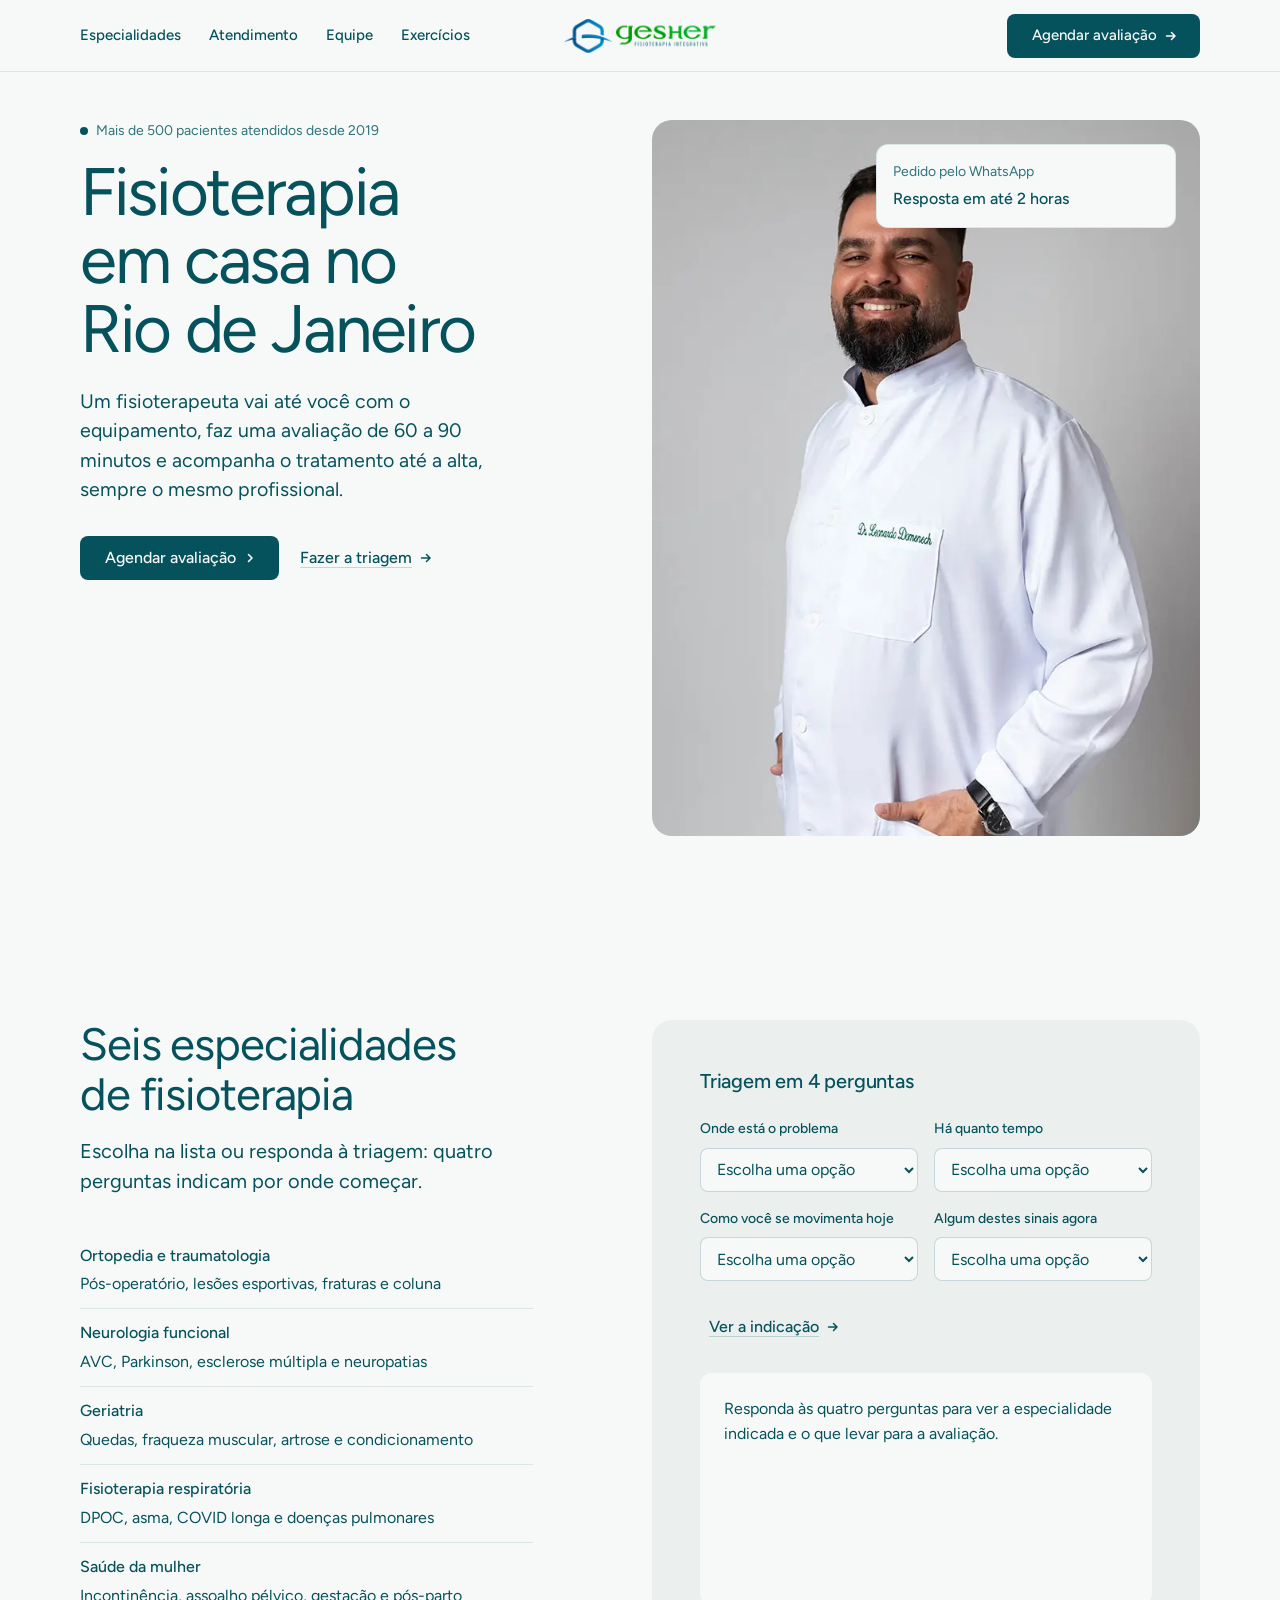
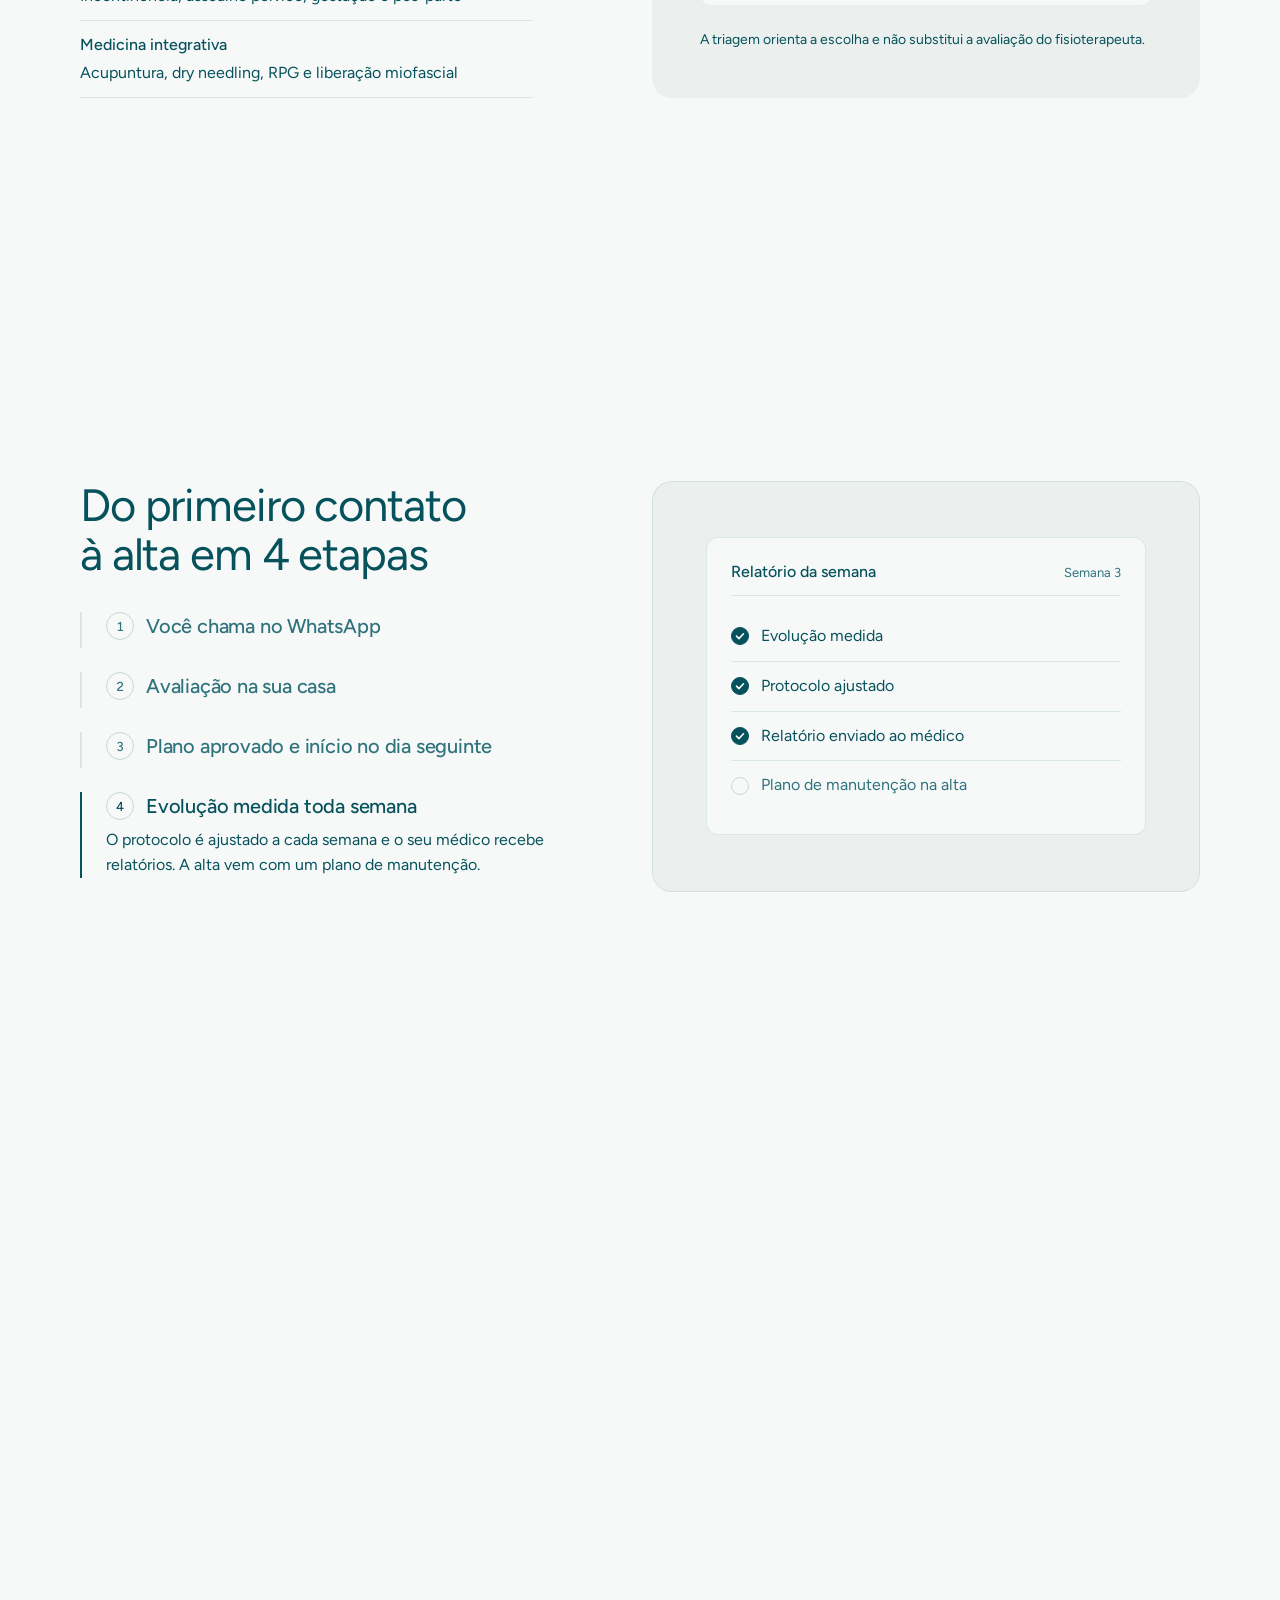
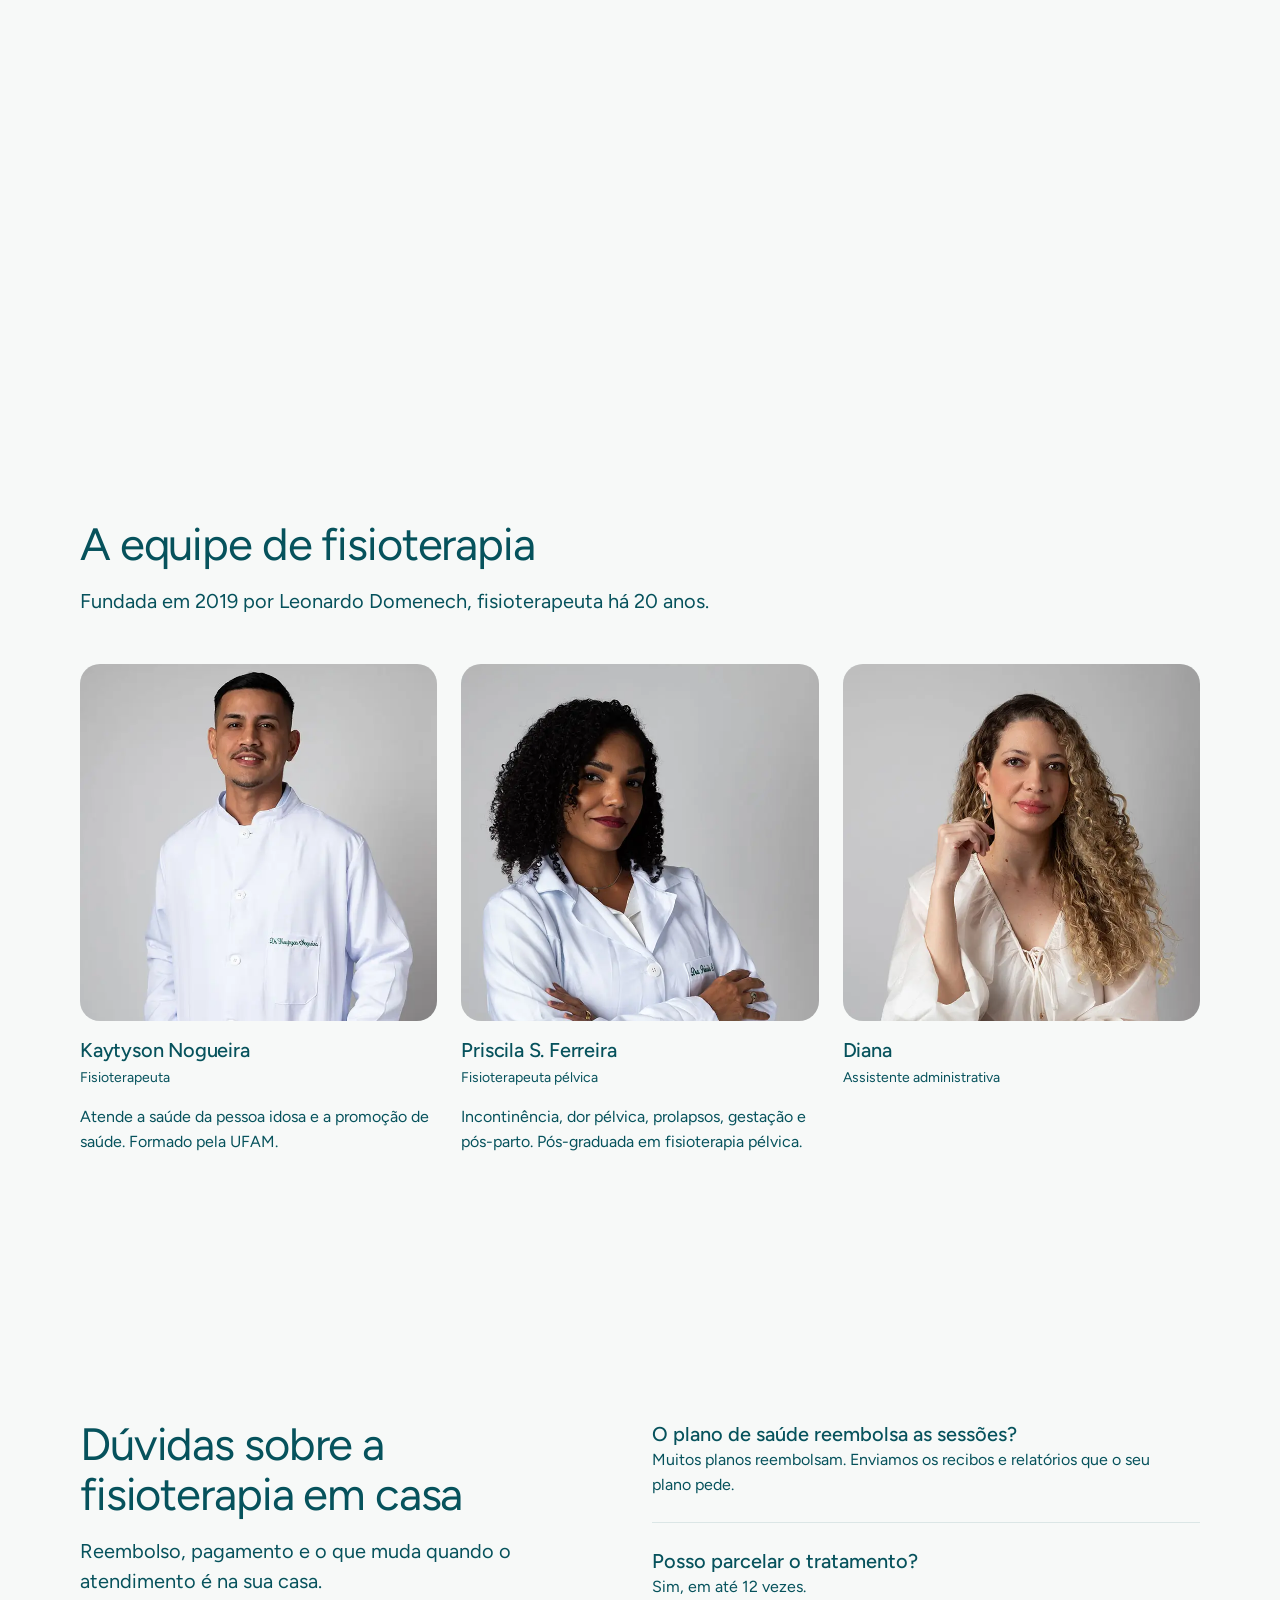
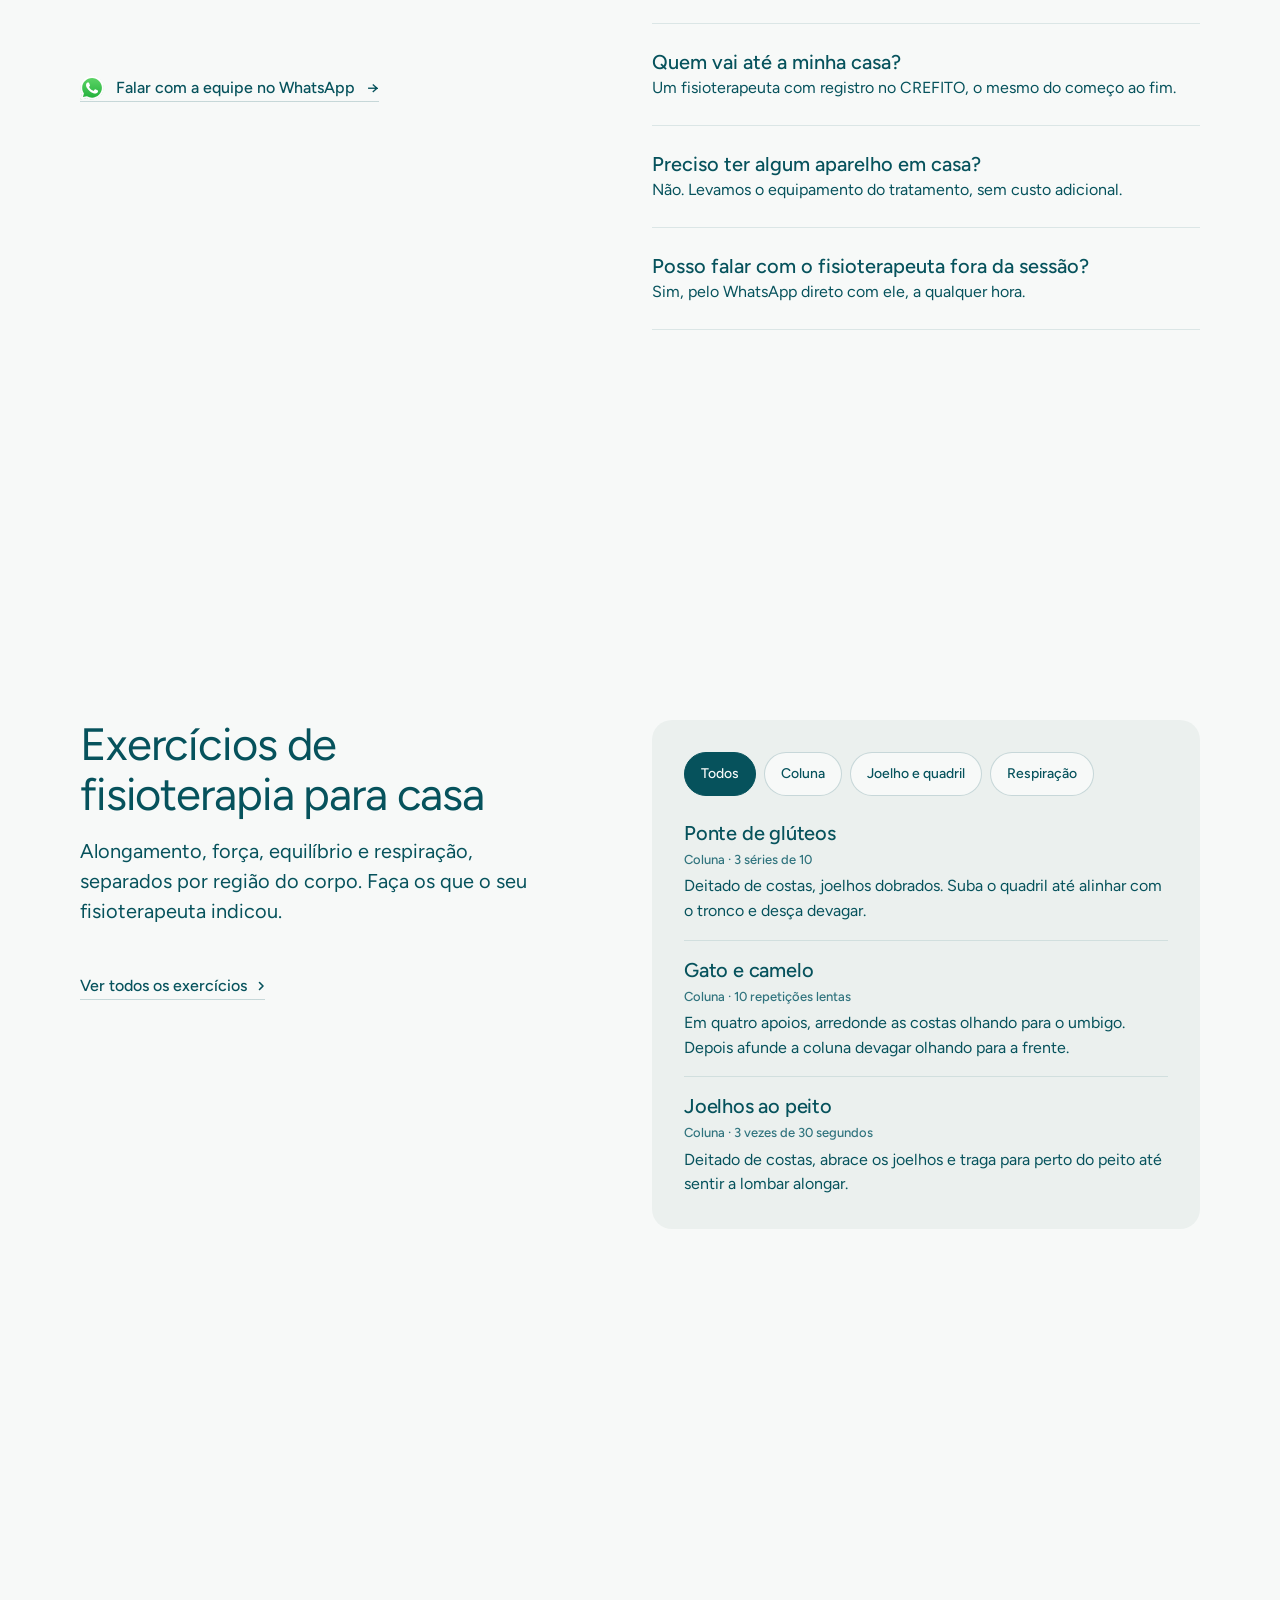
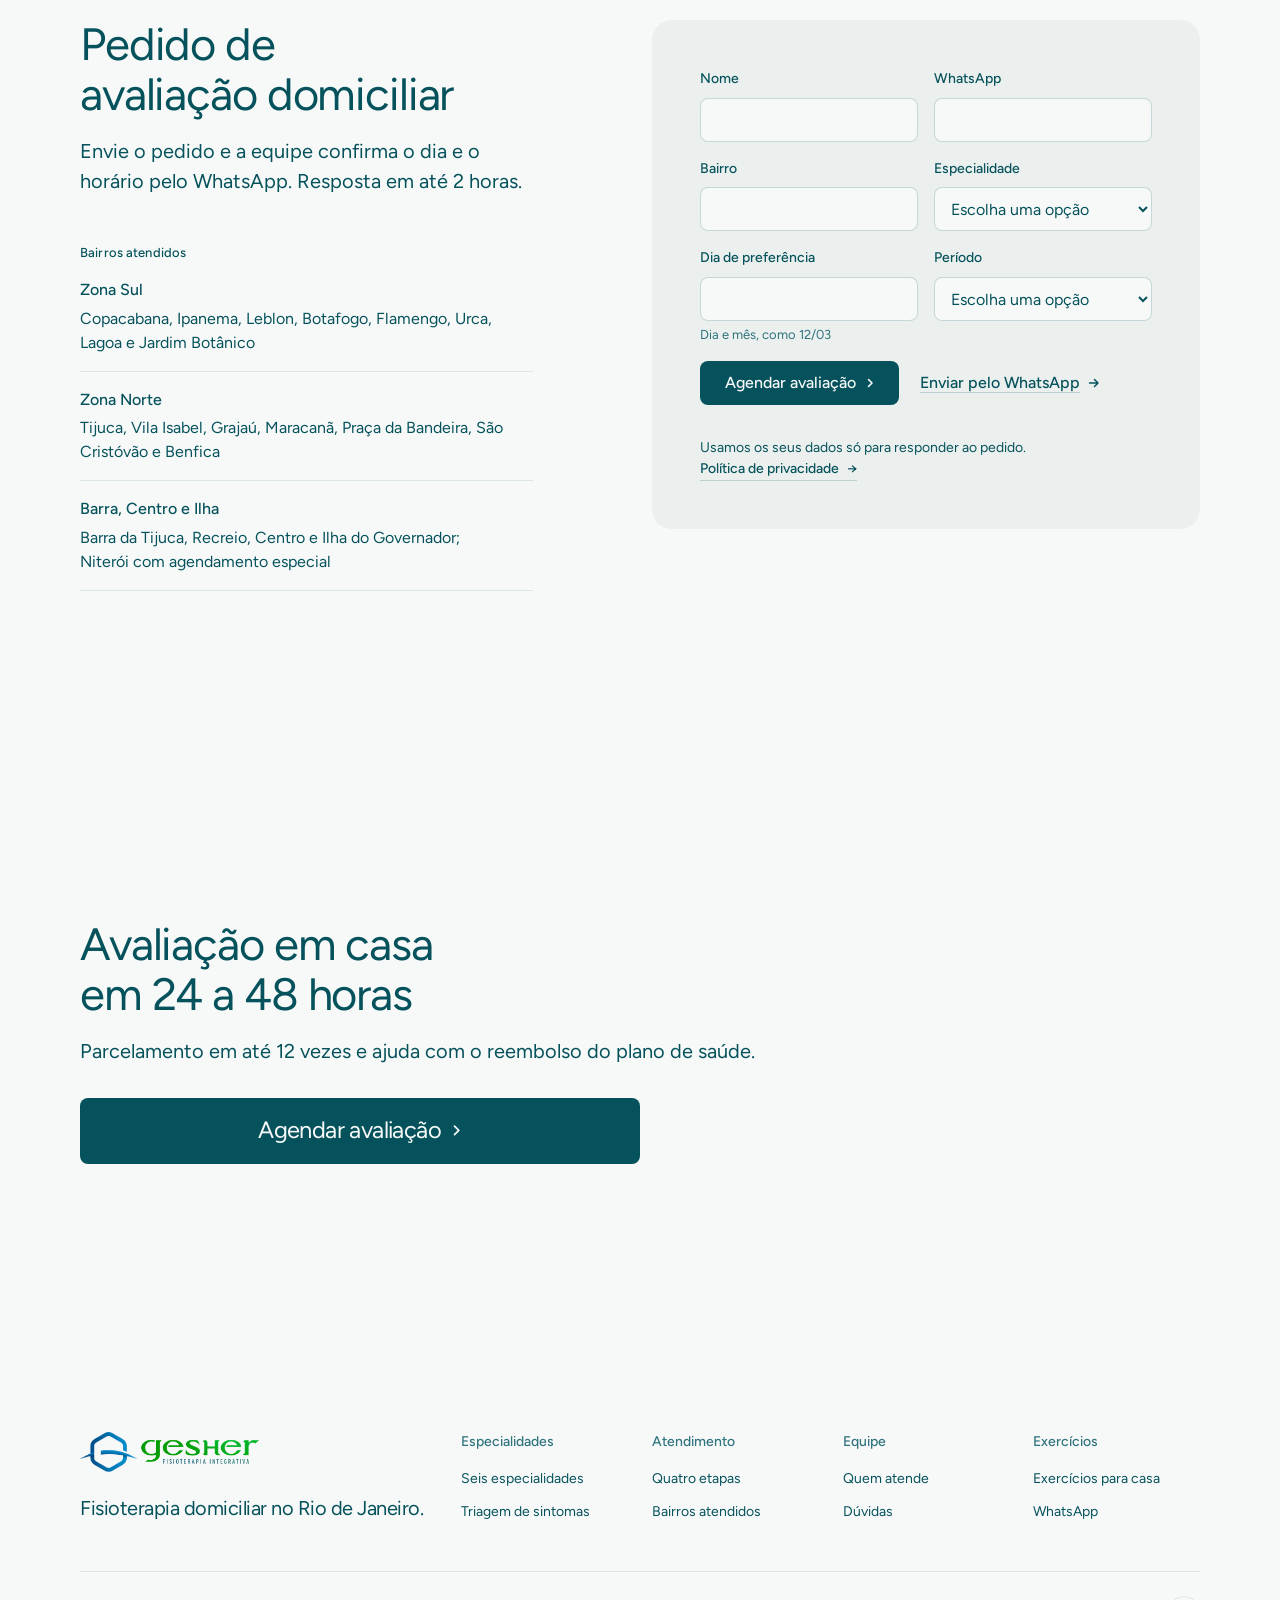
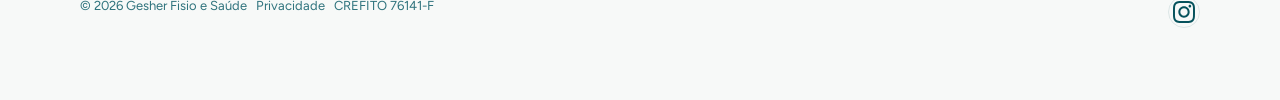
<file: sites/gesher-fisio/index.html>
<!doctype html>
<html lang="pt-BR" data-type="service" data-radius="soft" data-buttons="arrow" data-motion>
<head>
<meta charset="utf-8">
<meta name="viewport" content="width=device-width, initial-scale=1, viewport-fit=cover">
<title>Gesher Fisio e Saúde: fisioterapia em casa no Rio de Janeiro</title>
<meta name="description" content="Fisioterapeutas vão até a sua casa com o equipamento, da avaliação à alta, na Zona Sul, Zona Norte, Barra e Centro do Rio.">
<meta property="og:type" content="website">
<meta property="og:title" content="Gesher Fisio e Saúde: fisioterapia em casa no Rio de Janeiro">
<meta property="og:description" content="Avaliação em casa de 60 a 90 minutos e o mesmo fisioterapeuta até a alta.">
<meta property="og:image" content="share.jpg">
<meta name="twitter:card" content="summary_large_image">
<link rel="icon" href="favicon-32.png" type="image/png" sizes="32x32">
<link rel="apple-touch-icon" href="favicon-180.png">
<meta name="theme-color" content="#f7f9f8">
<!-- <link rel="canonical" href="https://gesherfisio.com.br/"> quando o site novo for publicado no domínio -->
<meta name="site-kind" content="other">
<meta name="page-type" content="service">
<link rel="preconnect" href="https://fonts.googleapis.com">
<link rel="preconnect" href="https://fonts.gstatic.com" crossorigin>
<link href="https://fonts.googleapis.com/css2?family=Figtree:wght@400..700&display=swap" rel="stylesheet">
<link rel="stylesheet" href="assets/system.css">
<link rel="stylesheet" href="assets/ui/cards.css">
<link rel="stylesheet" href="assets/motion/motion.css">
<link rel="stylesheet" href="assets/layout/layout.css">
<link rel="stylesheet" href="assets/icons/icon.css">
<style>
:root {
  --p-bg: #f7f9f8; --p-surface: #ebf0ee; --p-ink: #06525c; --p-muted: #2f737d;
  --p-accent: #06525c; --p-accent-ink: #f7f9f8; --p-action: #06525c; --p-action-ink: #f7f9f8;
  --p-inv-bg: #06525c; --p-inv-surface: #205d66; --p-inv-ink: #f7f9f8; --p-inv-muted: #c1d0d2;
  --p-inv-accent: #f7f9f8; --p-inv-accent-ink: #06525c; --p-inv-action: #f7f9f8; --p-inv-action-ink: #06525c;
  --font-display: "Figtree", system-ui, sans-serif;
  --font-text: "Figtree", system-ui, sans-serif;
  --display-weight: 400;
  --display-tracking: -0.025em;
  --display-tracking-xl: -0.035em;
}
</style>
<link rel="stylesheet" href="assets/gesher/gesher.css">
<script>document.documentElement.classList.add('m-enter');setTimeout(()=>document.documentElement.classList.add('m-enter-done'),700)</script>
<script>document.documentElement.classList.add('mo-js');setTimeout(()=>document.documentElement.classList.add('mo-safe'),2500)</script>
<link rel="modulepreload" href="assets/moments/moments.js">
<link rel="modulepreload" href="assets/moments/lib.js">
<link rel="modulepreload" href="assets/moments/pinned-chapters/moment.js">
</head>
<body>
<!-- type: service (fisioterapia domiciliar no Rio de Janeiro; page type service, site-kind other)
     deal: hero split (photo dealt first, dealt again: the client's photographs are 700px portraits and the photo hero
     needs a 1920 frame), nav nav-split without a panel (no photographs for its cards), close close-type, footer
     footer-columns (footer-visit dealt again: a home-visit service has no door), rhythm space, buttons arrow, mark stack
     (the client's logo in its place), palette teal-on-paper (the off-white of a treatment sheet and the deep teal of the
     logo's "fisioterapia integrativa" line), type figtree, radius soft
     moments: pinned-chapters in #como-funciona (the four steps from the first message to the discharge; photo-chapters and
     picture-develops dealt again: the four portraits are taken by the hero and the team) -->

<header class="nav nav--split">
  <div class="wrap nav__bar">
    <a class="skip-link" href="#top">Pular para o conteúdo</a>
    <a class="nav__logo" href="#top"><picture><source media="(max-width: 359px)" srcset="assets/img/gesher-mark.webp" width="80" height="56"><img src="assets/img/gesher-logo.webp" alt="Gesher Fisioterapia Integrativa" width="322" height="72"></picture></a>
    <nav class="nav__links" aria-label="Principal">
      <div class="nav__item"><a class="nav__link" href="#especialidades">Especialidades</a></div>
      <div class="nav__item"><a class="nav__link" href="#como-funciona">Atendimento</a></div>
      <div class="nav__item"><a class="nav__link" href="#equipe">Equipe</a></div>
      <div class="nav__item"><a class="nav__link" href="#exercicios">Exercícios</a></div>
    </nav>
    <div class="nav__actions">
      <a class="btn btn--primary" href="#agendar">Agendar avaliação</a>
    </div>
    <button class="nav__toggle" type="button" aria-expanded="false" aria-label="Menu">
      <svg width="18" height="18" viewBox="0 0 18 18" aria-hidden="true"><path d="M2 5h14M2 13h14" stroke="currentColor" stroke-width="1.6" stroke-linecap="round"/></svg>
    </button>
  </div>
</header>

<main id="top">
  <section class="hero hero--split" data-enter aria-labelledby="hero-h">
    <div class="wrap"><div class="hero-text grid hero__grid">
      <div class="hero__text span-5">
        <p class="hero__kicker"><span class="dot" aria-hidden="true"></span>Mais de 500 pacientes atendidos desde 2019</p>
        <h1 id="hero-h">Fisioterapia em casa no Rio de Janeiro</h1>
        <p class="hero__lead">Um fisioterapeuta vai até você com o equipamento, faz uma avaliação de 60 a 90 minutos e acompanha o tratamento até a alta, sempre o mesmo profissional.</p>
        <div class="btn-row">
          <a class="btn btn--primary" href="#agendar">Agendar avaliação<svg class="m-arrow" viewBox="0 0 12 12" aria-hidden="true"><path class="m-arrow__stem" d="M1 6h8"/><path class="m-arrow__head" d="M4.5 2.5 8 6l-3.5 3.5"/></svg></a>
          <a class="btn btn--secondary" href="#triagem">Fazer a triagem</a>
        </div>
      </div>
      <div class="hero__media span-6 start-7">
        <img src="assets/img/leonardo-domenech.webp" alt="Leonardo Domenech, fisioterapeuta e fundador da Gesher, de jaleco branco" width="700" height="899" style="--ly-pos: 50% 30%; --ly-pos-phone: 50% 12%" fetchpriority="high" data-source="client" data-subject="fundador da clínica">
        <div class="ly-float ly-float--tr">
          <div class="ly-float__row"><span>Pedido pelo WhatsApp</span></div>
          <div class="ly-float__title">Resposta em até 2 horas</div>
        </div>
      </div>
    </div></div>
  </section>

  <section class="section" id="especialidades" style="--hm: 2" aria-labelledby="esp-h">
    <div class="wrap grid grid--top">
      <div class="span-5">
        <div class="section-head">
          <h2 id="esp-h">Seis especialidades de fisioterapia</h2>
          <p>Escolha na lista ou responda à triagem: quatro perguntas indicam por onde começar.</p>
        </div>
        <ul class="rows rows--esp">
          <li><span class="rows__name">Ortopedia e traumatologia<small>Pós-operatório, lesões esportivas, fraturas e coluna</small></span></li>
          <li><span class="rows__name">Neurologia funcional<small>AVC, Parkinson, esclerose múltipla e neuropatias</small></span></li>
          <li><span class="rows__name">Geriatria<small>Quedas, fraqueza muscular, artrose e condicionamento</small></span></li>
          <li><span class="rows__name">Fisioterapia respiratória<small>DPOC, asma, COVID longa e doenças pulmonares</small></span></li>
          <li><span class="rows__name">Saúde da mulher<small>Incontinência, assoalho pélvico, gestação e pós-parto</small></span></li>
          <li><span class="rows__name">Medicina integrativa<small>Acupuntura, dry needling, RPG e liberação miofascial</small></span></li>
        </ul>
      </div>
      <div class="span-6 start-7">
        <div class="triage" id="triagem" data-ui="gesher-triagem" data-triage>
          <div class="triage__form" role="group" aria-labelledby="tri-h" data-triage-form>
            <h3 id="tri-h">Triagem em 4 perguntas</h3>
            <div class="triage__grid">
              <div class="field"><label for="t-regiao">Onde está o problema</label>
                <select id="t-regiao" name="regiao" required aria-describedby="t-regiao-err">
                  <option value="">Escolha uma opção</option>
                  <option value="coluna">Coluna ou pescoço</option>
                  <option value="articulacao">Joelho, quadril ou ombro</option>
                  <option value="equilibrio">Equilíbrio, quedas ou fraqueza</option>
                  <option value="respiracao">Respiração</option>
                  <option value="pelve">Assoalho pélvico, gestação ou pós-parto</option>
                  <option value="neuro">AVC, Parkinson ou outra doença neurológica</option>
                </select>
                <p class="field__error" id="t-regiao-err" hidden>Escolha onde está o problema.</p></div>
              <div class="field"><label for="t-tempo">Há quanto tempo</label>
                <select id="t-tempo" name="tempo" required aria-describedby="t-tempo-err">
                  <option value="">Escolha uma opção</option>
                  <option value="agudo">Menos de 6 semanas</option>
                  <option value="subagudo">De 6 semanas a 3 meses</option>
                  <option value="cronico">Mais de 3 meses</option>
                  <option value="cirurgia">Recuperação de cirurgia</option>
                </select>
                <p class="field__error" id="t-tempo-err" hidden>Escolha há quanto tempo isso acontece.</p></div>
              <div class="field"><label for="t-mobilidade">Como você se movimenta hoje</label>
                <select id="t-mobilidade" name="mobilidade" required aria-describedby="t-mobilidade-err">
                  <option value="">Escolha uma opção</option>
                  <option value="livre">Sem ajuda</option>
                  <option value="apoio">Com bengala ou andador</option>
                  <option value="leito">Na cama ou em cadeira de rodas</option>
                </select>
                <p class="field__error" id="t-mobilidade-err" hidden>Escolha como você se movimenta hoje.</p></div>
              <div class="field"><label for="t-alerta">Algum destes sinais agora</label>
                <select id="t-alerta" name="alerta" required aria-describedby="t-alerta-err">
                  <option value="">Escolha uma opção</option>
                  <option value="nenhum">Nenhum destes sinais</option>
                  <option value="peito">Dor no peito ou falta de ar de repente</option>
                  <option value="avc">Fraqueza repentina de um lado do corpo</option>
                  <option value="esfincter">Perda do controle da urina ou das fezes</option>
                  <option value="febre">Febre com dor forte nas costas</option>
                </select>
                <p class="field__error" id="t-alerta-err" hidden>Escolha um sinal ou "Nenhum destes sinais".</p></div>
            </div>
            <div class="btn-row"><button class="btn btn--secondary" type="button" data-triage-go>Ver a indicação</button></div>
          </div>
          <div class="triage__result" data-triage-result tabindex="-1" aria-live="polite">
            <p class="triage__empty" data-triage-empty>Responda às quatro perguntas para ver a especialidade indicada e o que levar para a avaliação.</p>
            <div class="triage__answer" data-triage-answer hidden>
              <p class="t-label muted" data-triage-kicker>Indicação</p>
              <h4 data-triage-title></h4>
              <p data-triage-text></p>
              <p data-triage-note></p>
              <a class="link" href="#agendar" data-triage-book>Continuar no agendamento</a>
            </div>
          </div>
          <p class="t-small triage__foot">A triagem orienta a escolha e não substitui a avaliação do fisioterapeuta.</p>
        </div>
      </div>
    </div>
  </section>

  <section class="section" id="como-funciona" style="--h: 2" data-moment="pinned-chapters" aria-labelledby="como-h">
    <div class="wrap mo-pc__grid">
      <div class="mo-pc__text">
        <h2 id="como-h">Do primeiro contato à alta em 4 etapas</h2>
        <ol class="mo-pc__steps">
          <li class="mo-pc__step">
            <h3><span class="step-num">1</span>Você chama no WhatsApp</h3>
            <p>Diga o seu bairro e o que está sentindo. Resposta em até 2 horas, com a avaliação marcada.</p>
            <figure class="mo-pc__visual mo-pc__visual--lit">
              <div class="gx-app" role="img" aria-label="Conversa no WhatsApp: um pedido de avaliação em casa na Tijuca e a resposta da Gesher perguntando o melhor período">
                <div class="gx-app__head"><img data-icon="whatsapp" src="assets/icons/whatsapp.svg" alt="" width="24" height="24" loading="lazy"><span class="gx-app__title">Gesher Fisio e Saúde</span><span class="gx-app__meta">online</span></div>
                <div class="gx-chat">
                  <p class="gx-msg gx-msg--me">Olá, quero agendar uma avaliação em casa. Moro na Tijuca.</p>
                  <p class="gx-msg">Olá! Atendemos na Tijuca. Qual o melhor período para a visita: manhã, tarde ou noite?</p>
                  <p class="gx-msg gx-msg--me">De manhã, por favor.</p>
                </div>
              </div>
            </figure>
          </li>
          <li class="mo-pc__step">
            <h3><span class="step-num">2</span>Avaliação na sua casa</h3>
            <p>Em 24 a 48 horas o fisioterapeuta vai até você. São 60 a 90 minutos de exame, histórico e metas.</p>
            <figure class="mo-pc__visual mo-pc__visual--lit">
              <div class="gx-app" role="img" aria-label="Ficha de avaliação domiciliar com histórico, análise do movimento e ambiente da casa concluídos e as metas em andamento">
                <div class="gx-app__head"><span class="gx-app__title">Avaliação domiciliar</span><span class="gx-app__meta">60 a 90 min</span></div>
                <ul class="gx-check">
                  <li class="is-done">Histórico médico completo</li>
                  <li class="is-done">Análise detalhada do movimento</li>
                  <li class="is-done">Ambiente da casa ajustado</li>
                  <li>Metas do tratamento</li>
                </ul>
              </div>
            </figure>
          </li>
          <li class="mo-pc__step">
            <h3><span class="step-num">3</span>Plano aprovado e início no dia seguinte</h3>
            <p>No mesmo dia você recebe o plano, os objetivos e os valores. A primeira sessão é no dia seguinte.</p>
            <figure class="mo-pc__visual mo-pc__visual--lit">
              <div class="gx-app" role="img" aria-label="Plano de tratamento com sessões em casa às segundas, quartas e sextas e um botão para adicionar à agenda">
                <div class="gx-app__head"><img data-icon="google-calendar" src="assets/icons/google-calendar.svg" alt="" width="24" height="24" loading="lazy"><span class="gx-app__title">Plano de tratamento</span><span class="gx-app__meta">3 sessões por semana</span></div>
                <ul class="gx-days">
                  <li><b>Seg</b><span>Sessão em casa</span><i>9:00</i></li>
                  <li><b>Qua</b><span>Sessão em casa</span><i>9:00</i></li>
                  <li><b>Sex</b><span>Sessão em casa</span><i>9:00</i></li>
                </ul>
                <span class="gx-chip">Adicionado à agenda</span>
              </div>
            </figure>
          </li>
          <li class="mo-pc__step">
            <h3><span class="step-num">4</span>Evolução medida toda semana</h3>
            <p>O protocolo é ajustado a cada semana e o seu médico recebe relatórios. A alta vem com um plano de manutenção.</p>
            <figure class="mo-pc__visual mo-pc__visual--lit">
              <div class="gx-app" role="img" aria-label="Relatório semanal com a evolução medida, o protocolo ajustado e o relatório enviado ao médico">
                <div class="gx-app__head"><span class="gx-app__title">Relatório da semana</span><span class="gx-app__meta">Semana 3</span></div>
                <ul class="gx-check">
                  <li class="is-done">Evolução medida</li>
                  <li class="is-done">Protocolo ajustado</li>
                  <li class="is-done">Relatório enviado ao médico</li>
                  <li>Plano de manutenção na alta</li>
                </ul>
              </div>
            </figure>
          </li>
        </ol>
      </div>
      <div class="mo-pc__visuals frame"></div>
    </div>
  </section>

  <section class="section" id="equipe" style="--hm: 2" aria-labelledby="equipe-h">
    <div class="wrap">
      <div class="section-head">
        <h2 id="equipe-h">A equipe de fisioterapia</h2>
        <p>Fundada em 2019 por Leonardo Domenech, fisioterapeuta há 20 anos.</p>
      </div>
      <div class="grid grid--top team">
        <div class="tile tile--portrait span-4">
          <div class="tile__media"><img src="assets/img/kaytyson-nogueira.webp" alt="Kaytyson Nogueira, fisioterapeuta, de jaleco branco" width="700" height="899" loading="lazy" decoding="async" data-source="client" data-subject="fisioterapeuta da equipe"></div>
          <div class="tile__head"><p class="tile__name">Kaytyson Nogueira</p></div>
          <p class="tile__facts">Fisioterapeuta</p>
          <p>Atende a saúde da pessoa idosa e a promoção de saúde. Formado pela UFAM.</p>
        </div>
        <div class="tile tile--portrait span-4">
          <div class="tile__media"><img src="assets/img/priscila-ferreira.webp" alt="Priscila S. Ferreira, fisioterapeuta pélvica, de jaleco branco e braços cruzados" width="700" height="899" loading="lazy" decoding="async" data-source="client" data-subject="fisioterapeuta da equipe"></div>
          <div class="tile__head"><p class="tile__name">Priscila S. Ferreira</p></div>
          <p class="tile__facts">Fisioterapeuta pélvica</p>
          <p>Incontinência, dor pélvica, prolapsos, gestação e pós-parto. Pós-graduada em fisioterapia pélvica.</p>
        </div>
        <div class="tile tile--portrait span-4">
          <div class="tile__media"><img src="assets/img/diana.webp" alt="Diana, assistente administrativa da Gesher" width="700" height="899" loading="lazy" decoding="async" data-source="client" data-subject="equipe administrativa"></div>
          <div class="tile__head"><p class="tile__name">Diana</p></div>
          <p class="tile__facts">Assistente administrativa</p>
        </div>
      </div>
    </div>
  </section>

  <section class="section" id="duvidas" aria-labelledby="duvidas-h">
    <div class="wrap grid grid--top">
      <div class="span-5 stack-6">
        <div class="section-head">
          <h2 id="duvidas-h">Dúvidas sobre a fisioterapia em casa</h2>
          <p>Reembolso, pagamento e o que muda quando o atendimento é na sua casa.</p>
        </div>
        <a class="link link--icon" href="https://wa.me/5521966300195" target="_blank" rel="noopener"><img data-icon="whatsapp" src="assets/icons/whatsapp.svg" alt="" width="24" height="24" loading="lazy">Falar com a equipe no WhatsApp</a>
      </div>
      <div class="faq span-6 start-7">
        <details class="faq__item" open><summary>O plano de saúde reembolsa as sessões?</summary><p>Muitos planos reembolsam. Enviamos os recibos e relatórios que o seu plano pede.</p></details>
        <details class="faq__item" open><summary>Posso parcelar o tratamento?</summary><p>Sim, em até 12 vezes.</p></details>
        <details class="faq__item" open><summary>Quem vai até a minha casa?</summary><p>Um fisioterapeuta com registro no CREFITO, o mesmo do começo ao fim.</p></details>
        <details class="faq__item" open><summary>Preciso ter algum aparelho em casa?</summary><p>Não. Levamos o equipamento do tratamento, sem custo adicional.</p></details>
        <details class="faq__item faq__item--desk" open><summary>Posso falar com o fisioterapeuta fora da sessão?</summary><p>Sim, pelo WhatsApp direto com ele, a qualquer hora.</p></details>
      </div>
    </div>
  </section>

  <section class="section" id="exercicios" aria-labelledby="exe-h">
    <div class="wrap grid grid--top">
      <div class="span-5">
        <div class="section-head">
          <h2 id="exe-h">Exercícios de fisioterapia para casa</h2>
          <p>Alongamento, força, equilíbrio e respiração, separados por região do corpo. Faça os que o seu fisioterapeuta indicou.</p>
        </div>
        <a class="link" href="exercicios.html">Ver todos os exercícios<svg class="m-arrow" viewBox="0 0 12 12" aria-hidden="true"><path class="m-arrow__stem" d="M1 6h8"/><path class="m-arrow__head" d="M4.5 2.5 8 6l-3.5 3.5"/></svg></a>
      </div>
      <div class="span-6 start-7">
        <div class="exlib exlib--preview" data-ui="gesher-exercicios" data-exlib data-limit="3" data-regions="coluna,pernas,respiracao">
          <div class="exlib__filters" role="group" aria-label="Filtrar por região do corpo" data-exlib-filters></div>
          <ul class="exlib__list" data-exlib-list>
            <li class="exlib__item"><p class="exlib__name">Ponte de glúteos</p><p class="exlib__meta">Coluna · 3 séries de 10</p><p>Deitado de costas, joelhos dobrados. Suba o quadril até alinhar com o tronco e desça devagar.</p></li>
            <li class="exlib__item"><p class="exlib__name">Sentar e levantar da cadeira</p><p class="exlib__meta">Joelho e quadril · 3 séries de 8</p><p>Braços cruzados no peito, levante sem impulso e sente devagar, sem desabar na cadeira.</p></li>
            <li class="exlib__item"><p class="exlib__name">Respiração diafragmática</p><p class="exlib__meta">Respiração · 5 minutos</p><p>Uma mão na barriga: inspire pelo nariz enchendo a barriga e solte pela boca devagar.</p></li>
          </ul>
        </div>
      </div>
    </div>
  </section>

  <section class="section" id="agendar" style="--hm: 2" aria-labelledby="agendar-h">
    <div class="wrap grid grid--top">
      <div class="span-5">
        <div class="section-head">
          <h2 id="agendar-h">Pedido de avaliação domiciliar</h2>
          <p>Envie o pedido e a equipe confirma o dia e o horário pelo WhatsApp. Resposta em até 2 horas.</p>
        </div>
        <div class="areas" id="bairros">
          <p class="t-label">Bairros atendidos</p>
          <ul class="rows">
            <li><span class="rows__name">Zona Sul<small>Copacabana, Ipanema, Leblon, Botafogo, Flamengo, Urca, Lagoa e Jardim Botânico</small></span></li>
            <li><span class="rows__name">Zona Norte<small>Tijuca, Vila Isabel, Grajaú, Maracanã, Praça da Bandeira, São Cristóvão e Benfica</small></span></li>
            <li><span class="rows__name">Barra, Centro e Ilha<small>Barra da Tijuca, Recreio, Centro e Ilha do Governador; Niterói com agendamento especial</small></span></li>
          </ul>
        </div>
      </div>
      <div class="span-6 start-7">
        <div class="booking" data-ui="gesher-agendamento">
          <!-- data-endpoint: a URL do Web App do Google Apps Script (automacoes/README.md). Enquanto estiver vazio, o
               formulário abre o e-mail (mailto de exemplo abaixo) e o botão do WhatsApp segue funcionando. -->
          <form class="form" action="mailto:avaliacao@gesherfisio.example" method="post" enctype="text/plain" data-endpoint="" data-booking
                data-sent="Pedido de avaliação enviado. Resposta em até 2 horas pelo WhatsApp." data-sending="Enviando" data-fix="{n} campos para corrigir."
                data-failed="O pedido não foi enviado: a conexão falhou. O que você escreveu continua aqui; tente de novo ou use o WhatsApp." novalidate>
            <div class="field"><label for="f-nome">Nome</label>
              <input id="f-nome" name="nome" type="text" autocomplete="name" required aria-describedby="f-nome-err">
              <p class="field__error" id="f-nome-err" hidden>Escreva o nome de quem vai ser atendido.</p></div>
            <div class="field"><label for="f-whats">WhatsApp</label>
              <input id="f-whats" name="whatsapp" type="tel" autocomplete="tel" inputmode="tel" required pattern="(?:\D*\d){10,}\D*" aria-describedby="f-whats-err">
              <p class="field__error" id="f-whats-err" hidden>Escreva o WhatsApp com DDD, só números.</p></div>
            <div class="field"><label for="f-bairro">Bairro</label>
              <input id="f-bairro" name="bairro" type="text" autocomplete="address-level3" list="bairros-lista" required aria-describedby="f-bairro-err">
              <datalist id="bairros-lista">
                <option value="Copacabana"><option value="Ipanema"><option value="Leblon"><option value="Botafogo"><option value="Flamengo"><option value="Urca"><option value="Lagoa"><option value="Jardim Botânico">
                <option value="Tijuca"><option value="Vila Isabel"><option value="Grajaú"><option value="Maracanã"><option value="Praça da Bandeira"><option value="São Cristóvão"><option value="Benfica">
                <option value="Barra da Tijuca"><option value="Recreio"><option value="Centro"><option value="Ilha do Governador"><option value="Niterói">
              </datalist>
              <p class="field__error" id="f-bairro-err" hidden>Escreva o bairro onde será o atendimento.</p></div>
            <div class="field"><label for="f-esp">Especialidade</label>
              <select id="f-esp" name="especialidade" required aria-describedby="f-esp-err">
                <option value="">Escolha uma opção</option>
                <option>Ortopedia e traumatologia</option>
                <option>Neurologia funcional</option>
                <option>Geriatria</option>
                <option>Fisioterapia respiratória</option>
                <option>Saúde da mulher</option>
                <option>Medicina integrativa</option>
                <option>Ainda não sei</option>
              </select>
              <p class="field__error" id="f-esp-err" hidden>Escolha a especialidade ou "Ainda não sei".</p></div>
            <div class="field"><label for="f-dia">Dia de preferência</label>
              <input id="f-dia" name="dia" type="text" inputmode="numeric" autocomplete="off" required pattern="\s*(0?[1-9]|[12][0-9]|3[01])/(0?[1-9]|1[0-2])(/(20)?[0-9]{2})?\s*" aria-describedby="f-dia-hint f-dia-err">
              <p class="field__hint" id="f-dia-hint">Dia e mês, como 12/03</p>
              <p class="field__error" id="f-dia-err" hidden>Escreva o dia e o mês com barra, como 12/03.</p></div>
            <div class="field"><label for="f-periodo">Período</label>
              <select id="f-periodo" name="periodo" required aria-describedby="f-periodo-err">
                <option value="">Escolha uma opção</option>
                <option>Manhã</option>
                <option>Tarde</option>
                <option>Noite</option>
              </select>
              <p class="field__error" id="f-periodo-err" hidden>Escolha manhã, tarde ou noite.</p></div>
            <div class="btn-row">
              <button class="btn btn--primary" type="submit">Agendar avaliação<svg class="m-arrow" viewBox="0 0 12 12" aria-hidden="true"><path class="m-arrow__stem" d="M1 6h8"/><path class="m-arrow__head" d="M4.5 2.5 8 6l-3.5 3.5"/></svg></button>
              <a class="btn btn--secondary" href="https://wa.me/5521966300195" target="_blank" rel="noopener" data-wa-booking>Enviar pelo WhatsApp</a>
            </div>
            <p class="form__status" role="status" data-form-status></p>
            <p class="t-small">Usamos os seus dados só para responder ao pedido. <a class="link" href="privacidade.html">Política de privacidade</a></p>
          </form>
          <div class="booking__after" data-booking-after hidden>
            <p class="t-small">Guarde o dia na agenda. O horário fica a confirmar até a resposta da equipe.</p>
            <div class="btn-row">
              <button class="btn btn--secondary" type="button" data-ics-download>Adicionar à agenda</button>
              <a class="link" href="https://calendar.google.com/calendar/render" target="_blank" rel="noopener" data-ics-google>Abrir no Google Agenda</a>
            </div>
          </div>
        </div>
      </div>
    </div>
  </section>
</main>

<footer class="footer closing g2m" id="contact" aria-labelledby="close-h">
  <div class="wrap">
    <div class="closing__cta close--type">
      <div class="section-head">
        <h2 id="close-h">Avaliação em casa em 24 a 48 horas</h2>
        <p>Parcelamento em até 12 vezes e ajuda com o reembolso do plano de saúde.</p>
      </div>
      <a class="btn btn--primary btn--xl" href="#agendar">Agendar avaliação<svg class="m-arrow" viewBox="0 0 12 12" aria-hidden="true"><path class="m-arrow__stem" d="M1 6h8"/><path class="m-arrow__head" d="M4.5 2.5 8 6l-3.5 3.5"/></svg></a>
    </div>
    <div class="closing__links">
      <div class="grid">
        <div class="span-4 stack-4">
          <a class="nav__logo" href="#top"><img src="assets/img/gesher-logo.webp" alt="Gesher Fisioterapia Integrativa" width="322" height="72" loading="lazy"></a>
          <p class="footer__lede">Fisioterapia domiciliar no Rio de Janeiro.</p>
        </div>
        <div class="span-2 footer__col"><h3>Especialidades</h3><ul><li><a href="#especialidades">Seis especialidades</a></li><li><a href="#triagem">Triagem de sintomas</a></li></ul></div>
        <div class="span-2 footer__col"><h3>Atendimento</h3><ul><li><a href="#como-funciona">Quatro etapas</a></li><li><a href="#bairros">Bairros atendidos</a></li></ul></div>
        <div class="span-2 footer__col"><h3>Equipe</h3><ul><li><a href="#equipe">Quem atende</a></li><li><a href="#duvidas">Dúvidas</a></li></ul></div>
        <div class="span-2 footer__col"><h3>Exercícios</h3><ul><li><a href="exercicios.html">Exercícios para casa</a></li><li><a href="https://wa.me/5521966300195" target="_blank" rel="noopener">WhatsApp</a></li></ul></div>
      </div>
      <div class="footer__legal">
        <span>&copy; 2026 Gesher Fisio e Saúde &nbsp; <a href="privacidade.html">Privacidade</a> &nbsp; CREFITO 76141-F</span>
        <div class="socials"><a href="https://www.instagram.com/clinicagesher/" target="_blank" rel="noopener" aria-label="Instagram da Gesher"><span class="ic-mask social-ic" aria-hidden="true"></span></a></div>
      </div>
    </div>
  </div>
</footer>


<script type="module" src="assets/system.js"></script>
<script type="module" src="assets/motion/motion.js"></script>
<script type="module" src="assets/layout/layout.js"></script>
<script type="module" src="assets/gesher/gesher.js"></script>
</body>
</html>
</file>
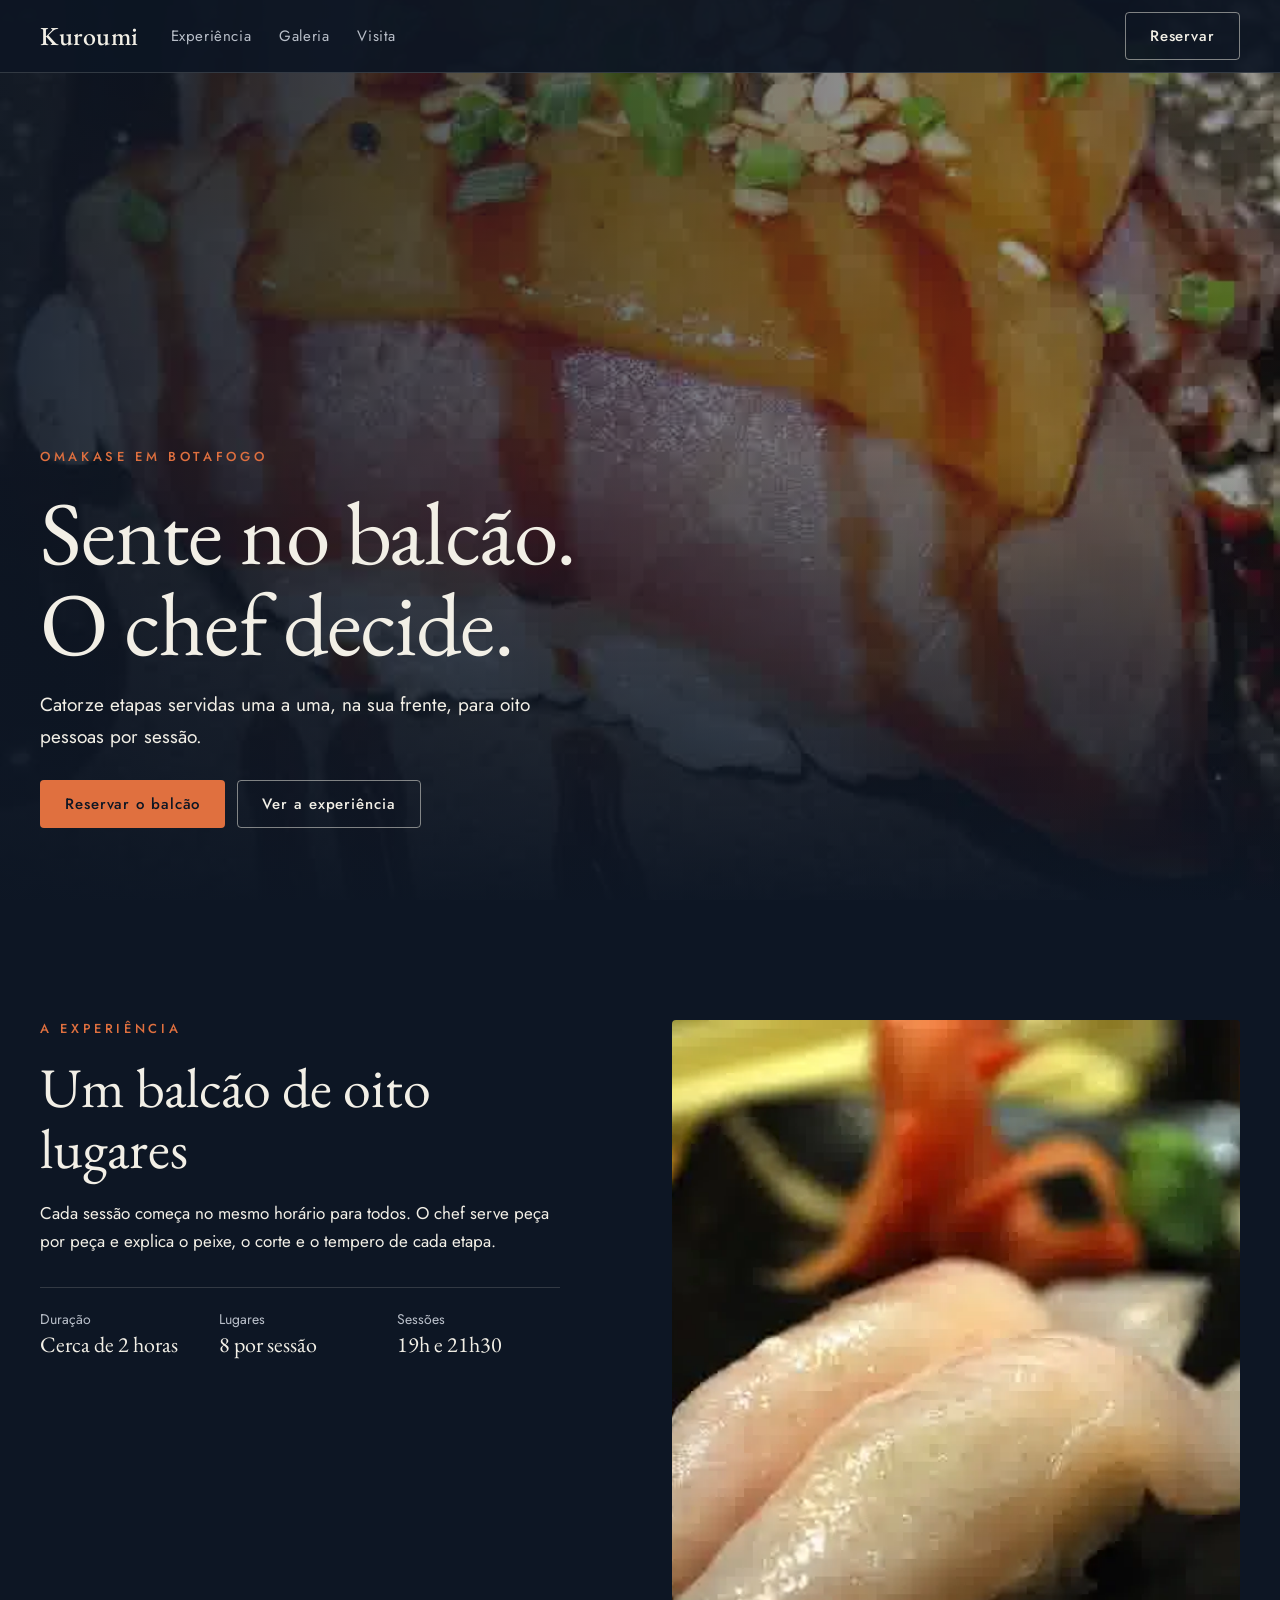
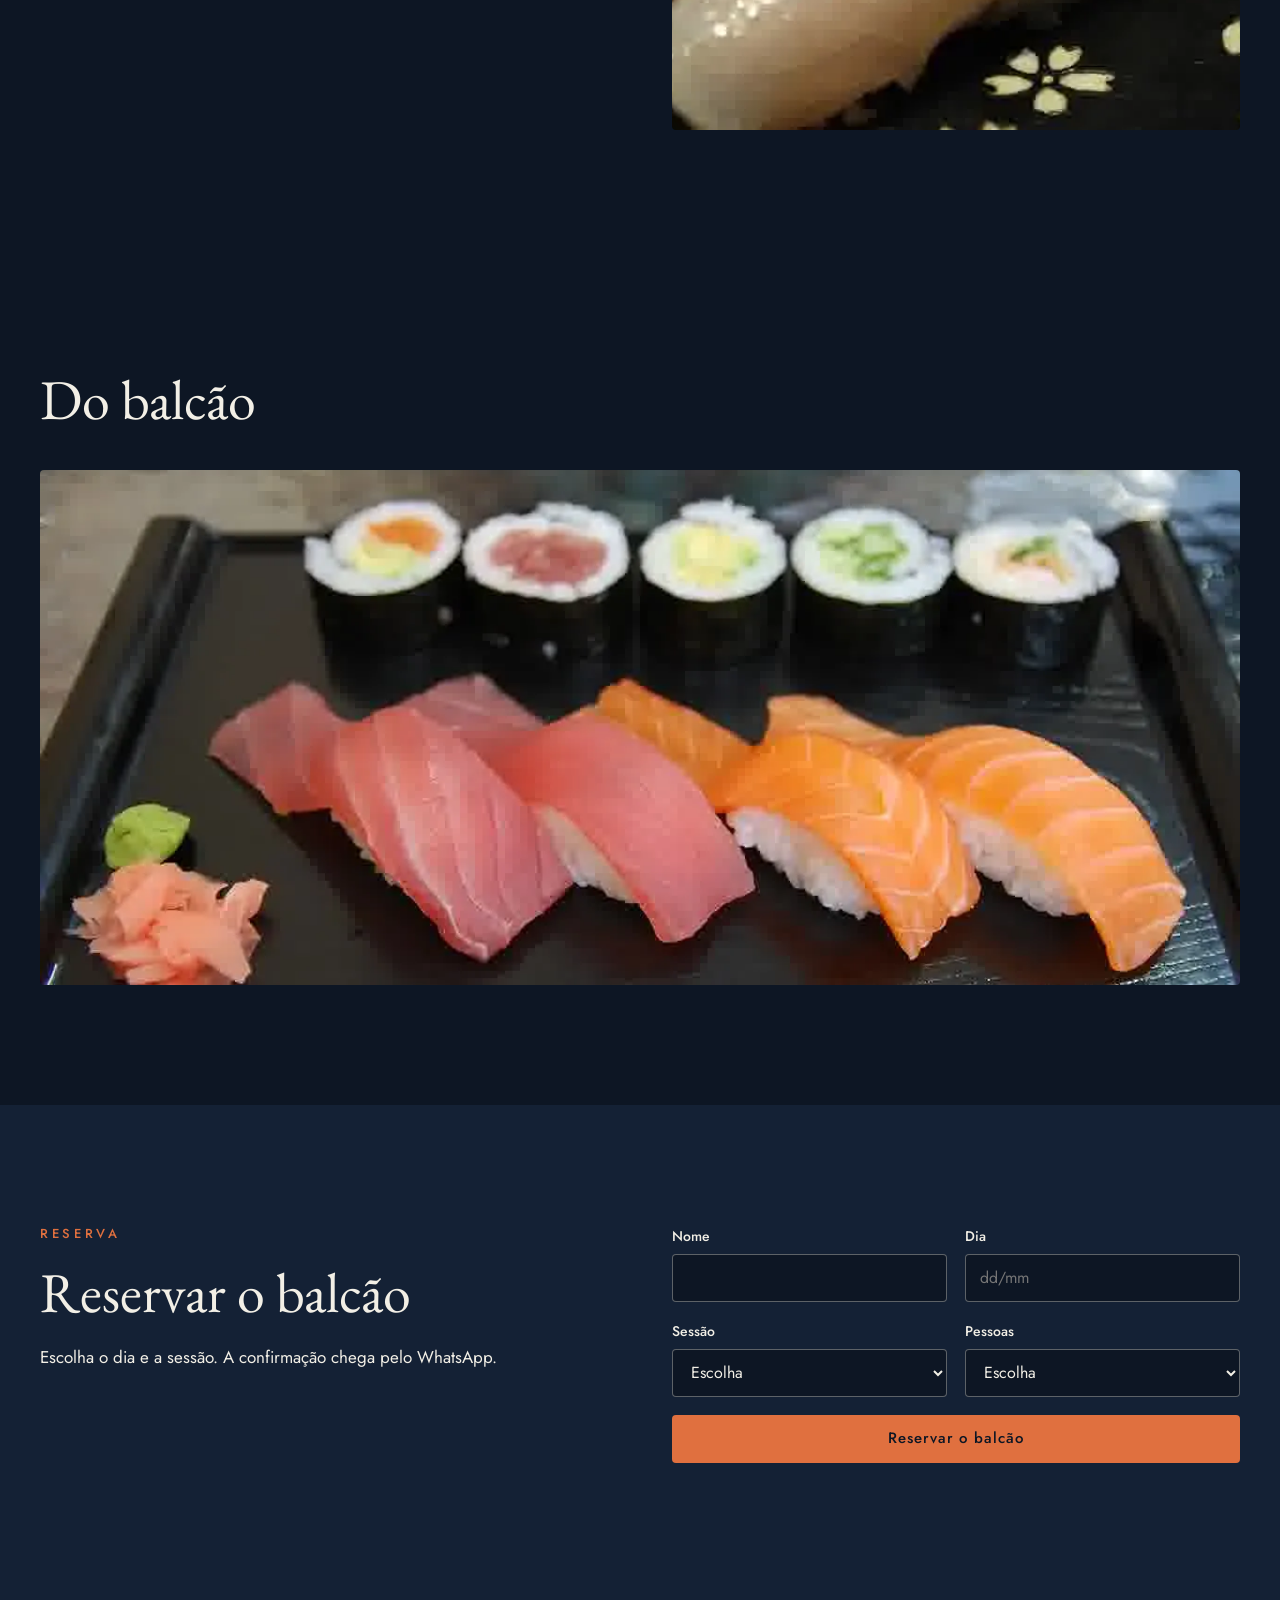
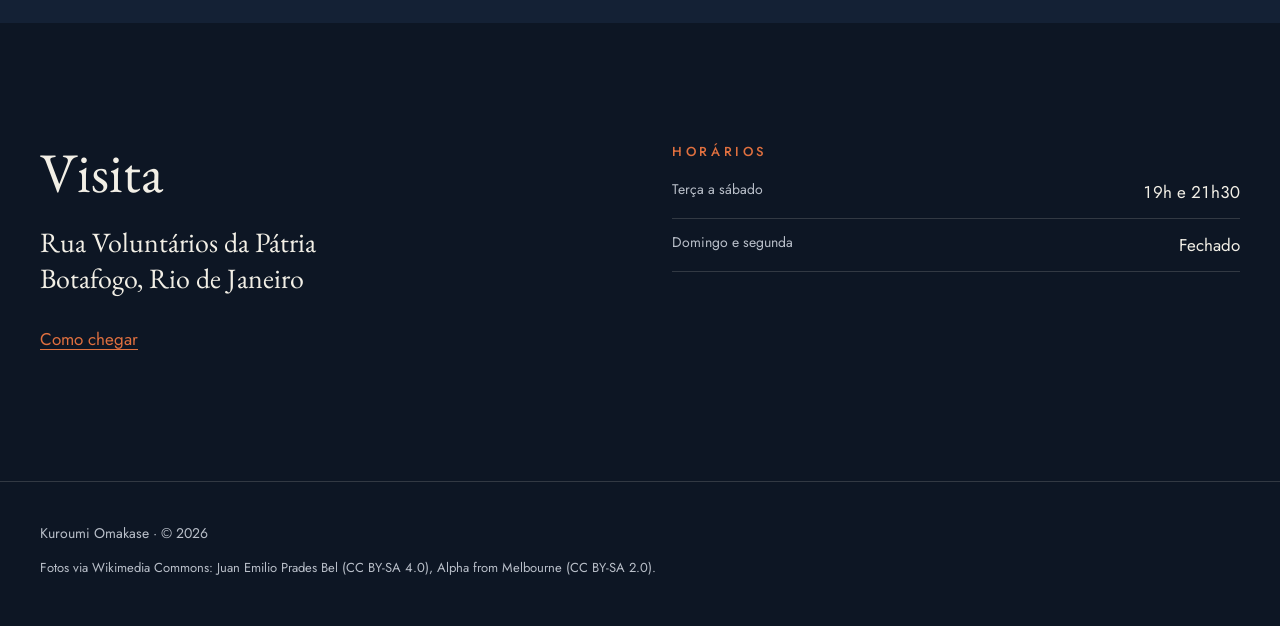
<file: templates/sushi-omakase/index.html>
<!doctype html>
<html lang="pt-BR">
<head>
<meta charset="utf-8">
<meta name="viewport" content="width=device-width, initial-scale=1, viewport-fit=cover">
<!-- MODELO: troque tudo que está em site.js (nome, bairro, horários, WhatsApp, links). Os textos da página ficam aqui. -->
<title>Kuroumi Omakase: balcão de sushi em Botafogo, Rio de Janeiro</title>
<meta name="description" content="Omakase de 14 etapas servido no balcão, oito lugares por sessão, com reserva pelo WhatsApp.">
<meta property="og:type" content="website">
<meta property="og:title" content="Kuroumi Omakase">
<meta property="og:description" content="Omakase servido no balcão, oito lugares por sessão.">
<meta property="og:image" content="img/photo-f194039830-1280.webp">
<meta name="theme-color" content="#0d1624">
<link rel="icon" href="data:image/svg+xml,%3Csvg xmlns='http://www.w3.org/2000/svg' viewBox='0 0 32 32'%3E%3Crect width='32' height='32' rx='6' fill='%230d1624'/%3E%3Ccircle cx='16' cy='16' r='7' fill='none' stroke='%23e0703f' stroke-width='2.5'/%3E%3C/svg%3E">
<link rel="preconnect" href="https://fonts.googleapis.com">
<link rel="preconnect" href="https://fonts.gstatic.com" crossorigin>
<link href="https://fonts.googleapis.com/css2?family=EB+Garamond:wght@400;500&family=Jost:wght@400;500&display=swap" rel="stylesheet">
<link rel="stylesheet" href="style.css">
</head>
<body>
<a class="skip" href="#conteudo">Pular para o conteúdo</a>

<header class="topo">
  <div class="wrap topo__bar">
    <a class="marca" href="#inicio" data-nome>Kuroumi</a>
    <nav aria-label="Principal">
      <ul class="menu">
        <li><a href="#experiencia">Experiência</a></li>
        <li><a href="#galeria">Galeria</a></li>
        <li><a href="#visita">Visita</a></li>
      </ul>
    </nav>
    <a class="btn btn--linha" href="#reserva">Reservar</a>
  </div>
</header>

<main id="conteudo">
  <section class="hero" id="inicio" aria-labelledby="hero-t">
    <picture class="hero__foto">
      <source media="(max-width: 639px)" srcset="img/photo-f194039830-780x975.webp">
      <img src="img/photo-f194039830.webp" srcset="img/photo-f194039830-960.webp 960w, img/photo-f194039830-1280.webp 1280w, img/photo-f194039830.webp 1920w" sizes="100vw" width="1920" height="1440" alt="" fetchpriority="high">
    </picture>
    <div class="wrap hero__texto">
      <p class="sobre-titulo">Omakase em <span data-bairro>Botafogo</span></p>
      <h1 id="hero-t">Sente no balcão.<br>O chef decide.</h1>
      <p class="hero__lead">Catorze etapas servidas uma a uma, na sua frente, para oito pessoas por sessão.</p>
      <div class="acoes">
        <a class="btn btn--cheio" href="#reserva">Reservar o balcão</a>
        <a class="btn btn--linha" href="#experiencia">Ver a experiência</a>
      </div>
    </div>
  </section>

  <section class="secao" id="experiencia" aria-labelledby="exp-t">
    <div class="wrap dividido">
      <div class="texto">
        <p class="sobre-titulo">A experiência</p>
        <h2 id="exp-t">Um balcão de oito lugares</h2>
        <p>Cada sessão começa no mesmo horário para todos. O chef serve peça por peça e explica o peixe, o corte e o tempero de cada etapa.</p>
        <dl class="fatos">
          <div><dt>Duração</dt><dd>Cerca de 2 horas</dd></div>
          <div><dt>Lugares</dt><dd>8 por sessão</dd></div>
          <div><dt>Sessões</dt><dd>19h e 21h30</dd></div>
        </dl>
      </div>
      <figure class="foto foto--alta">
        <img src="img/photo-f83133280.webp" srcset="img/photo-f83133280-500.webp 500w, img/photo-f83133280-960.webp 960w, img/photo-f83133280.webp 1280w" sizes="(max-width: 899px) 100vw, 50vw" width="1280" height="857" alt="Dois nigiris de peixe branco com limão e sal sobre prato escuro" loading="lazy">
      </figure>
    </div>
  </section>

  <section class="secao" id="galeria" aria-labelledby="gal-t">
    <div class="wrap">
      <h2 id="gal-t">Do balcão</h2>
      <div class="galeria">
        <img src="img/photo-f83133253.webp" srcset="img/photo-f83133253-500.webp 500w, img/photo-f83133253-960.webp 960w, img/photo-f83133253.webp 1280w" sizes="100vw" width="1280" height="857" alt="Nigiris de atum e salmão com hosomakis em bandeja escura" loading="lazy">
      </div>
    </div>
  </section>

  <section class="secao secao--destaque" id="reserva" aria-labelledby="res-t">
    <div class="wrap dividido">
      <div class="texto">
        <p class="sobre-titulo">Reserva</p>
        <h2 id="res-t">Reservar o balcão</h2>
        <p>Escolha o dia e a sessão. A confirmação chega pelo WhatsApp.</p>
      </div>
      <form class="form" id="form-reserva" novalidate>
        <div class="campo">
          <label for="r-nome">Nome</label>
          <input id="r-nome" name="nome" type="text" autocomplete="name" required aria-describedby="r-nome-erro">
          <p class="erro" id="r-nome-erro" hidden>Escreva o nome da reserva.</p>
        </div>
        <div class="campo">
          <label for="r-dia">Dia</label>
          <input id="r-dia" name="dia" type="text" inputmode="numeric" placeholder="dd/mm" required pattern="\s*(0?[1-9]|[12][0-9]|3[01])/(0?[1-9]|1[0-2])\s*" aria-describedby="r-dia-erro">
          <p class="erro" id="r-dia-erro" hidden>Escreva o dia com barra, como 12/03.</p>
        </div>
        <div class="campo">
          <label for="r-sessao">Sessão</label>
          <select id="r-sessao" name="sessao" required aria-describedby="r-sessao-erro">
            <option value="">Escolha</option>
            <option>19h</option>
            <option>21h30</option>
          </select>
          <p class="erro" id="r-sessao-erro" hidden>Escolha uma sessão.</p>
        </div>
        <div class="campo">
          <label for="r-pessoas">Pessoas</label>
          <select id="r-pessoas" name="pessoas" required aria-describedby="r-pessoas-erro">
            <option value="">Escolha</option>
            <option>1</option><option>2</option><option>3</option><option>4</option>
          </select>
          <p class="erro" id="r-pessoas-erro" hidden>Escolha quantas pessoas.</p>
        </div>
        <button class="btn btn--cheio" type="submit">Reservar o balcão</button>
        <p class="status" role="status" aria-live="polite"></p>
      </form>
    </div>
  </section>

  <section class="secao" id="visita" aria-labelledby="vis-t">
    <div class="wrap dividido">
      <div class="texto">
        <h2 id="vis-t">Visita</h2>
        <address class="endereco"><span data-rua>Rua Voluntários da Pátria</span><br><span data-bairro>Botafogo</span>, Rio de Janeiro</address>
        <a class="link" href="#" data-mapa target="_blank" rel="noopener">Como chegar</a>
      </div>
      <div>
        <h3 class="sobre-titulo">Horários</h3>
        <dl class="horarios">
          <div><dt>Terça a sábado</dt><dd>19h e 21h30</dd></div>
          <div><dt>Domingo e segunda</dt><dd>Fechado</dd></div>
        </dl>
      </div>
    </div>
  </section>
</main>

<footer class="rodape">
  <div class="wrap rodape__linha">
    <p><span data-nome>Kuroumi</span> Omakase · © <span data-ano>2026</span></p>
    <ul class="redes">
      <li><a href="#" data-instagram target="_blank" rel="noopener">Instagram</a></li>
      <li><a href="#" data-whatsapp target="_blank" rel="noopener">WhatsApp</a></li>
    </ul>
    <p class="creditos">Fotos via Wikimedia Commons: Juan Emilio Prades Bel (CC BY-SA 4.0), Alpha from Melbourne (CC BY-SA 2.0).</p>
  </div>
</footer>

<script src="site.js"></script>
</body>
</html>
</file>
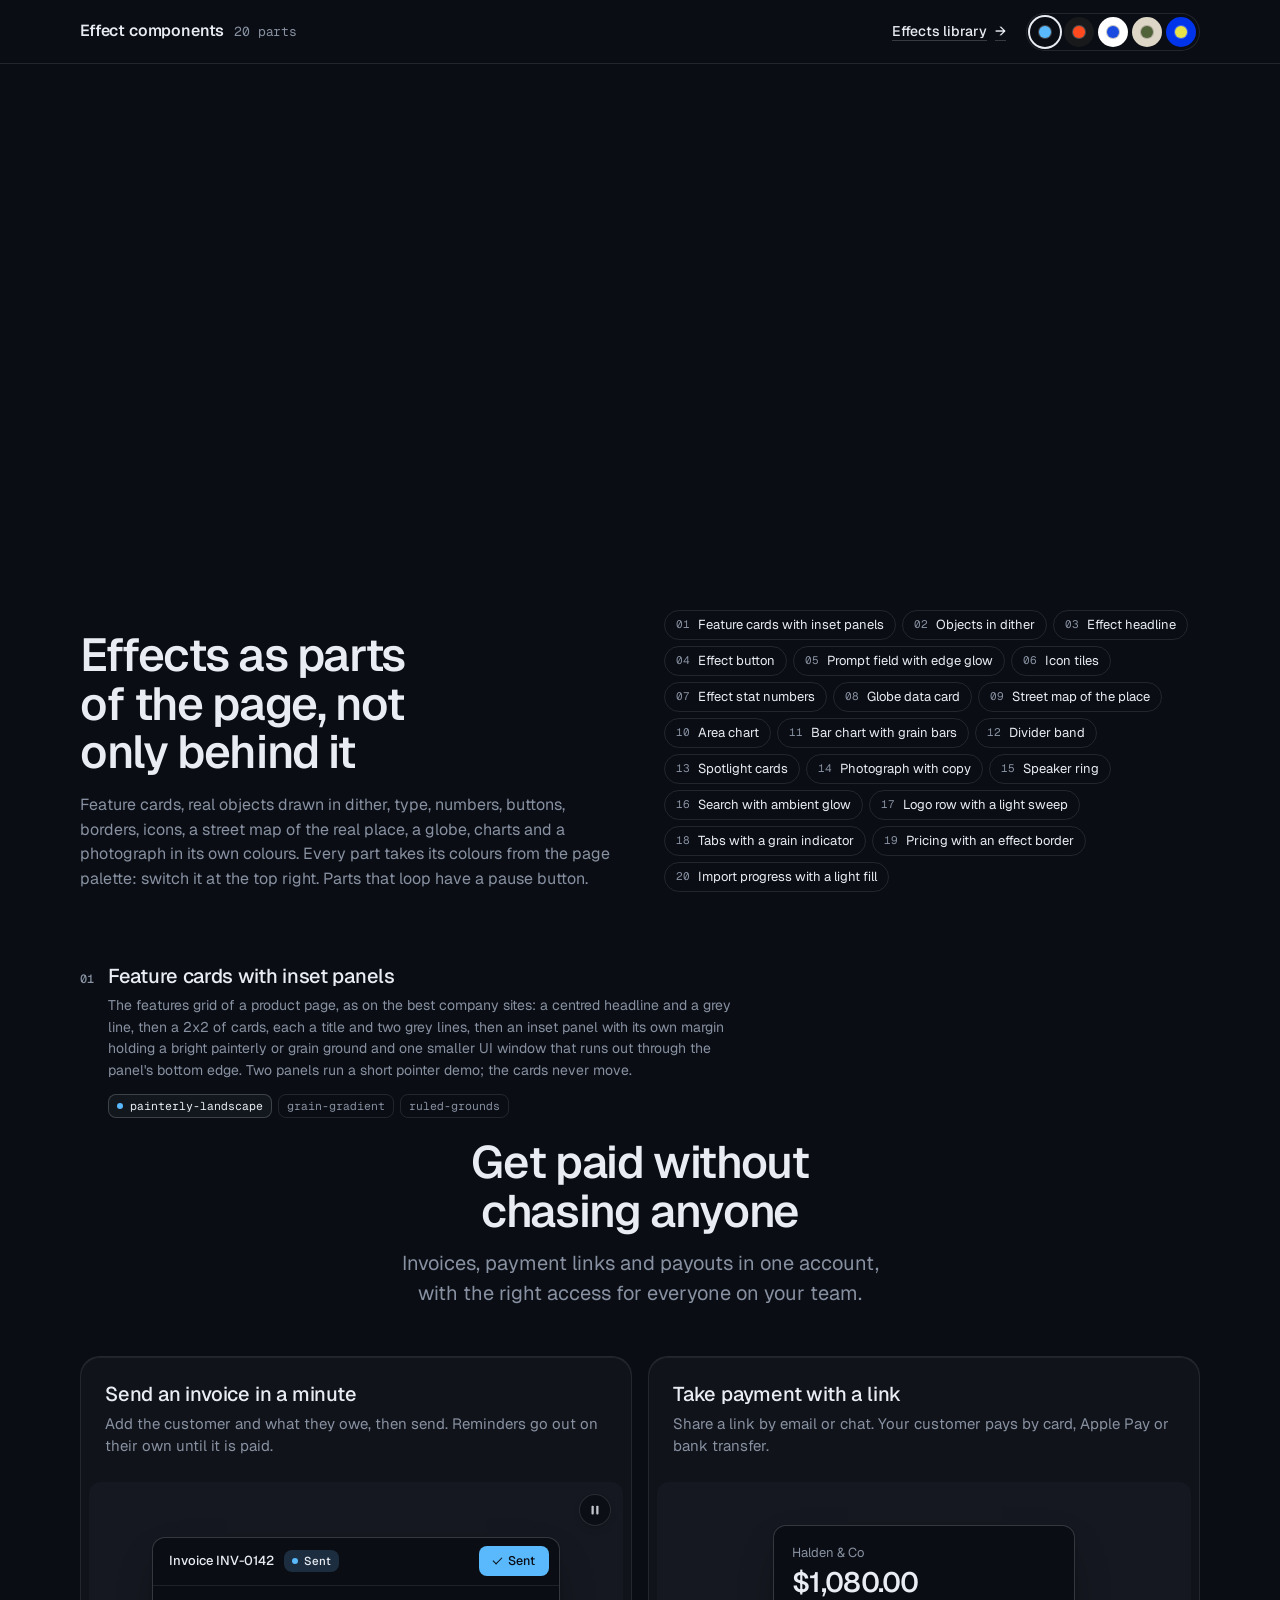
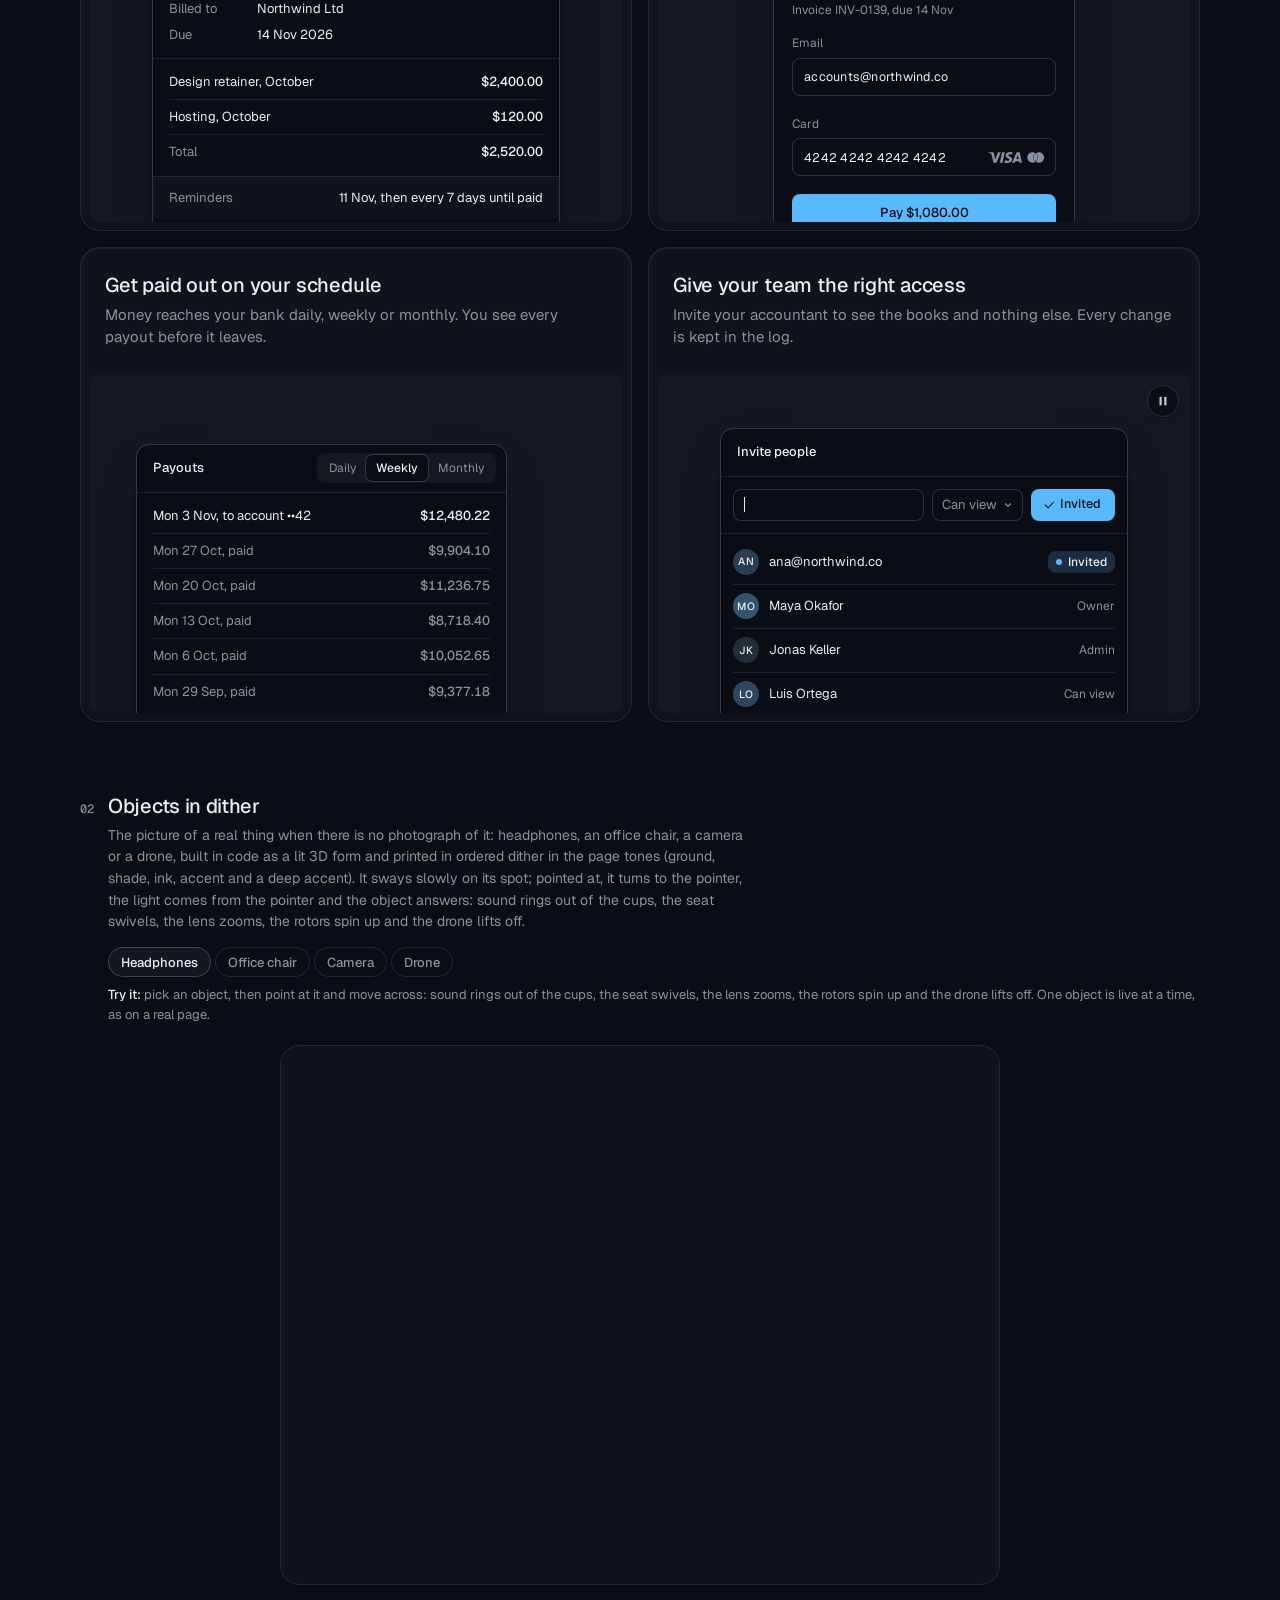
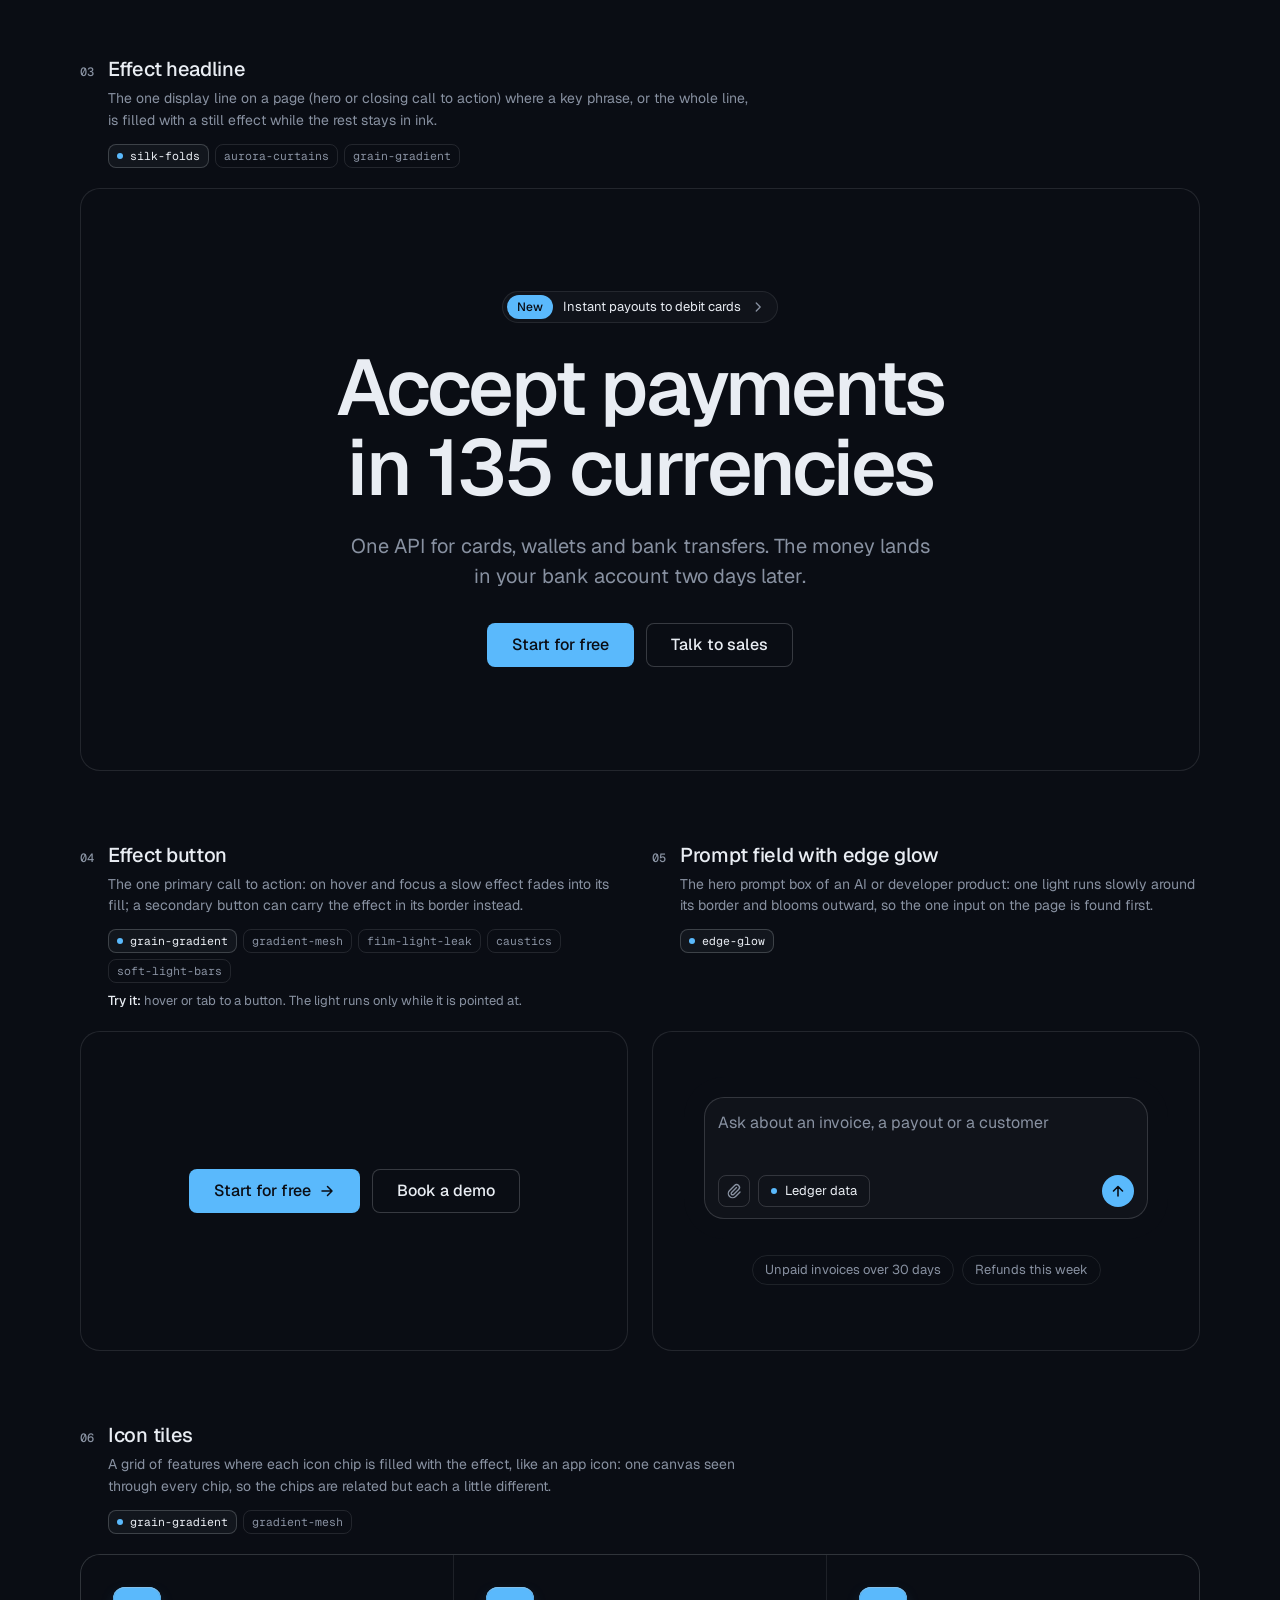
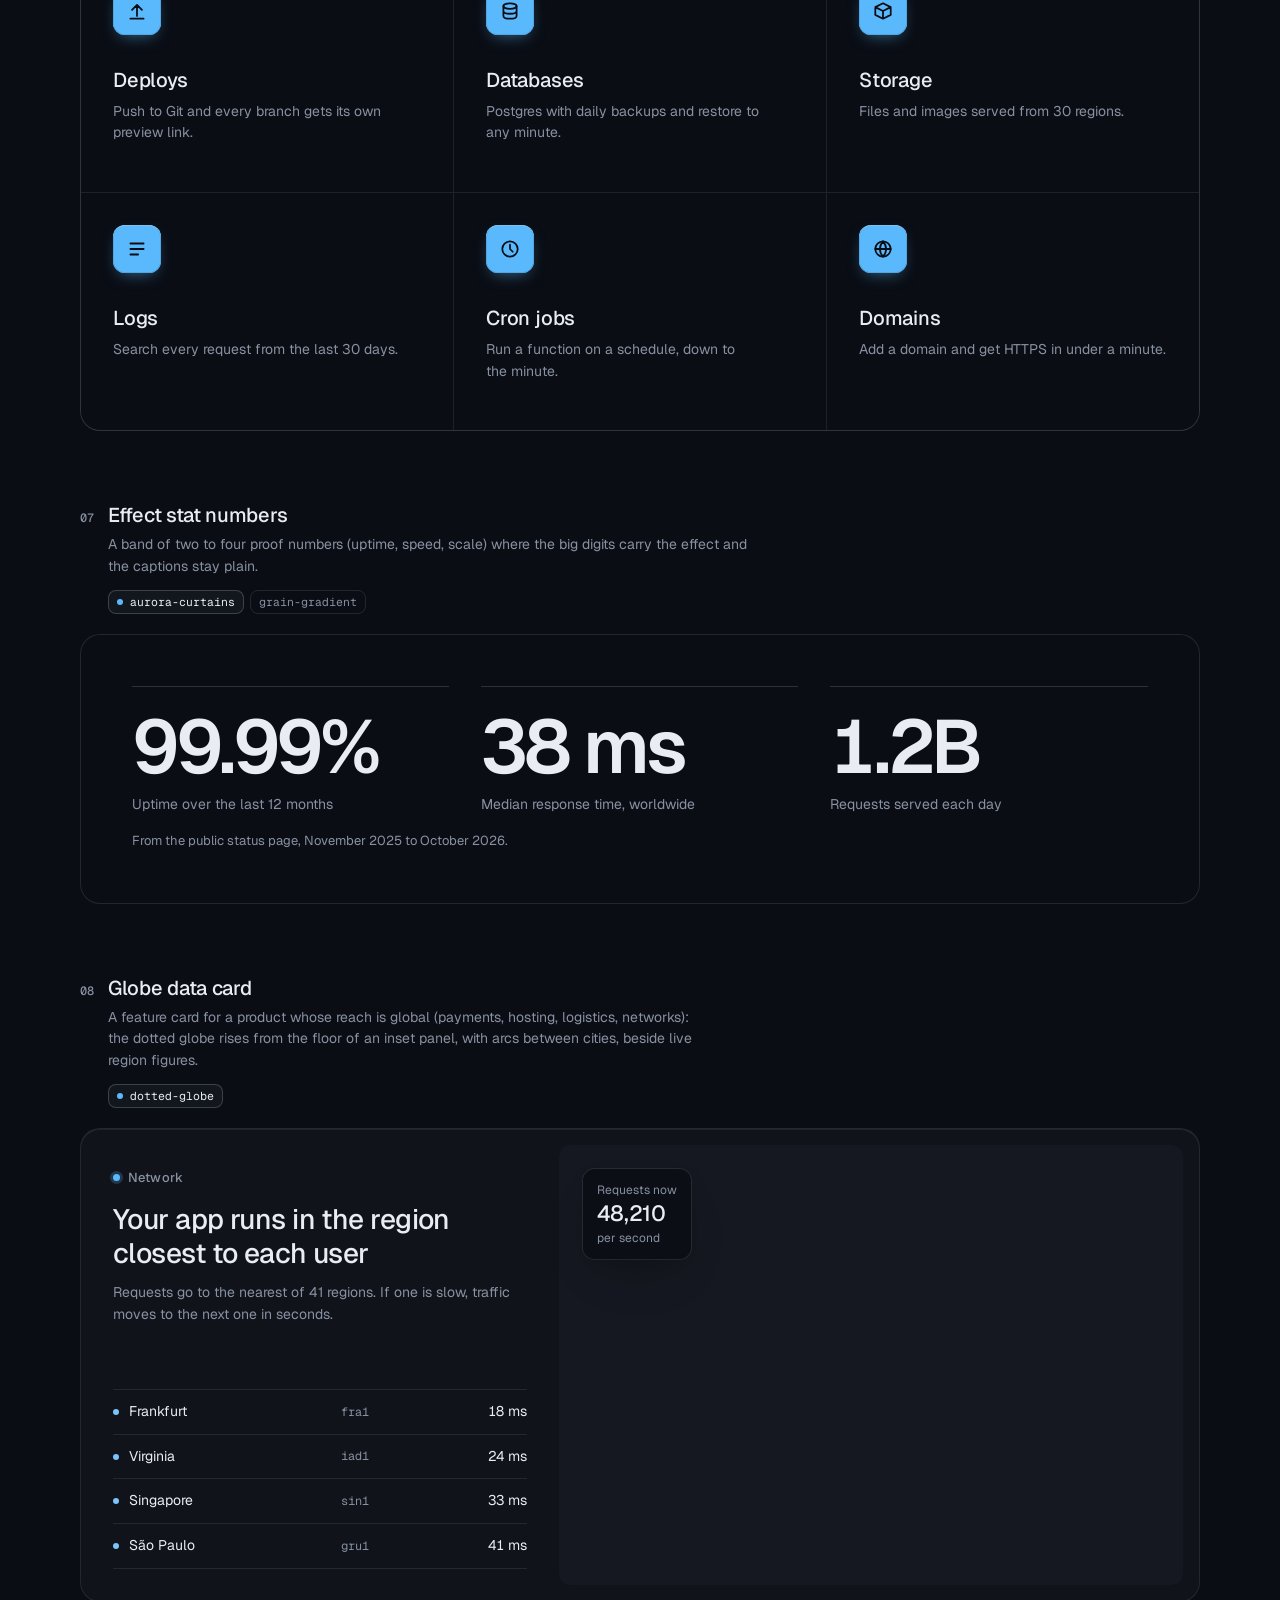
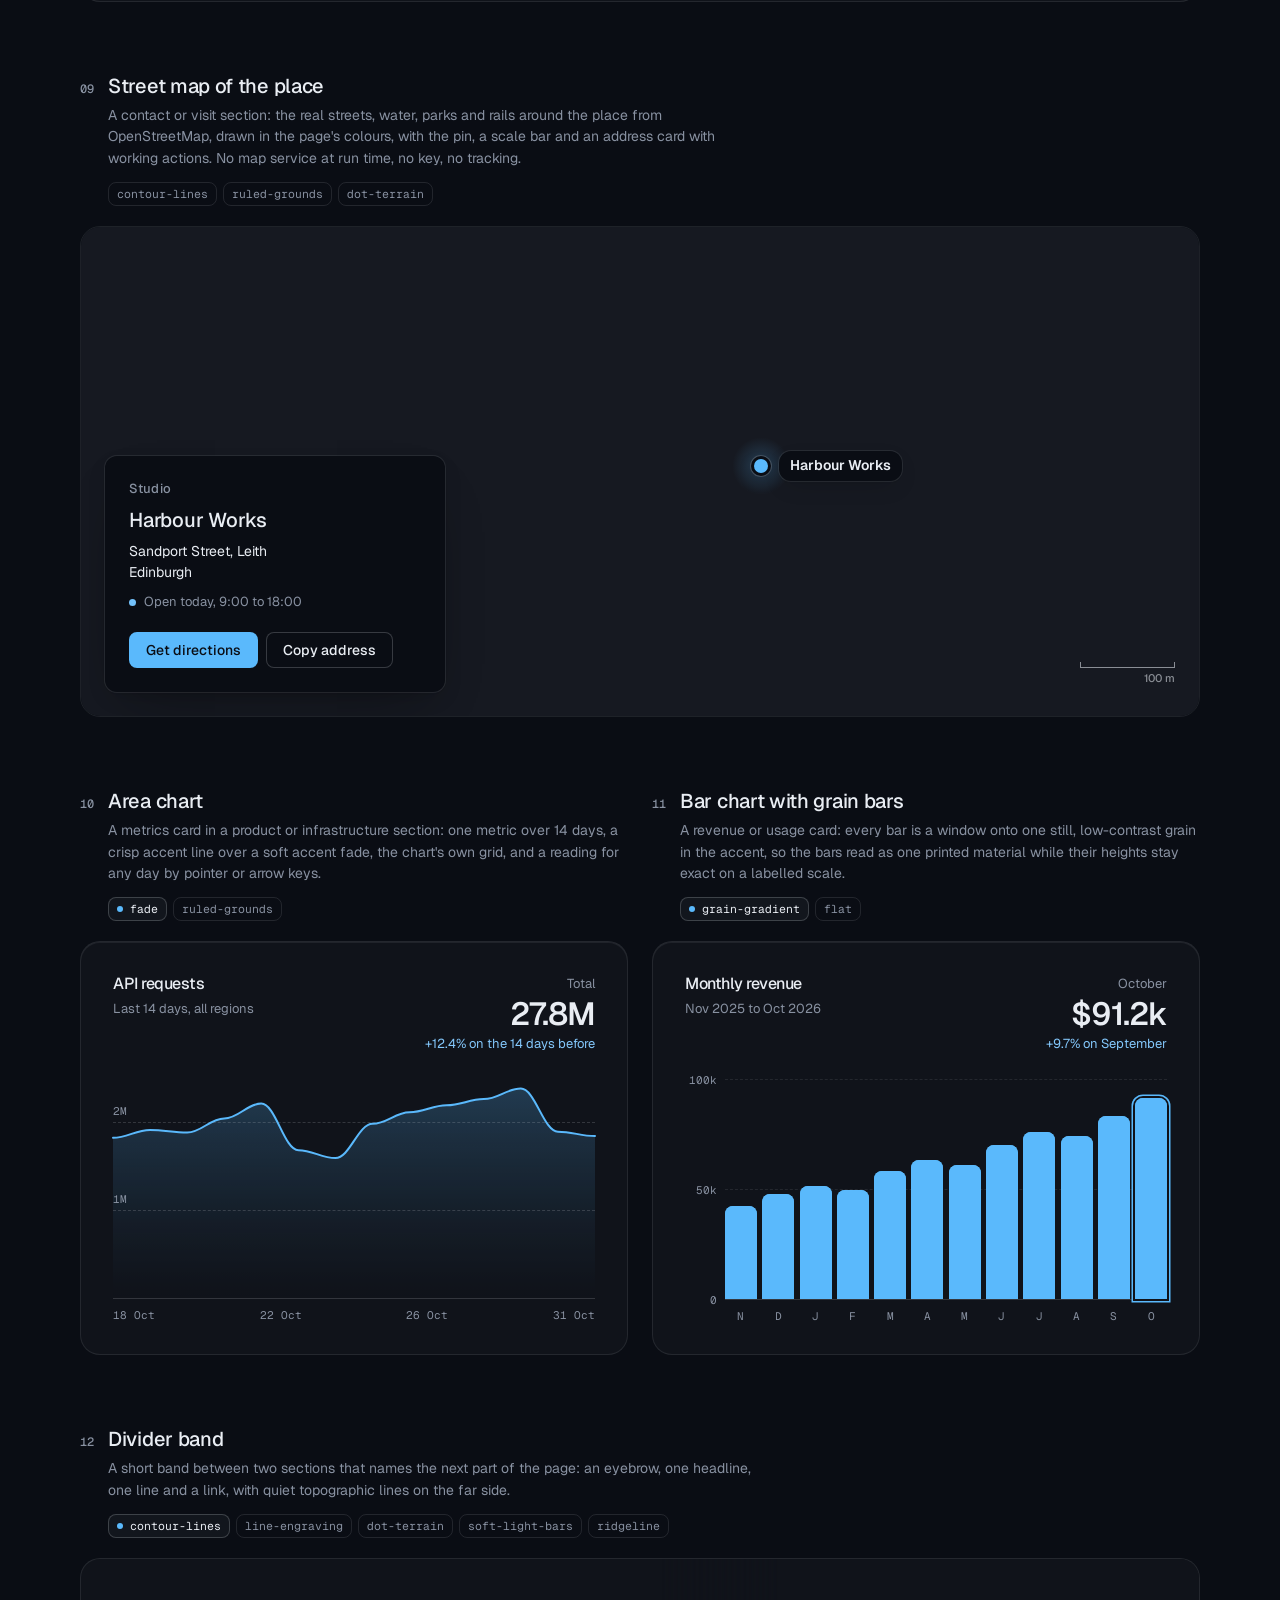
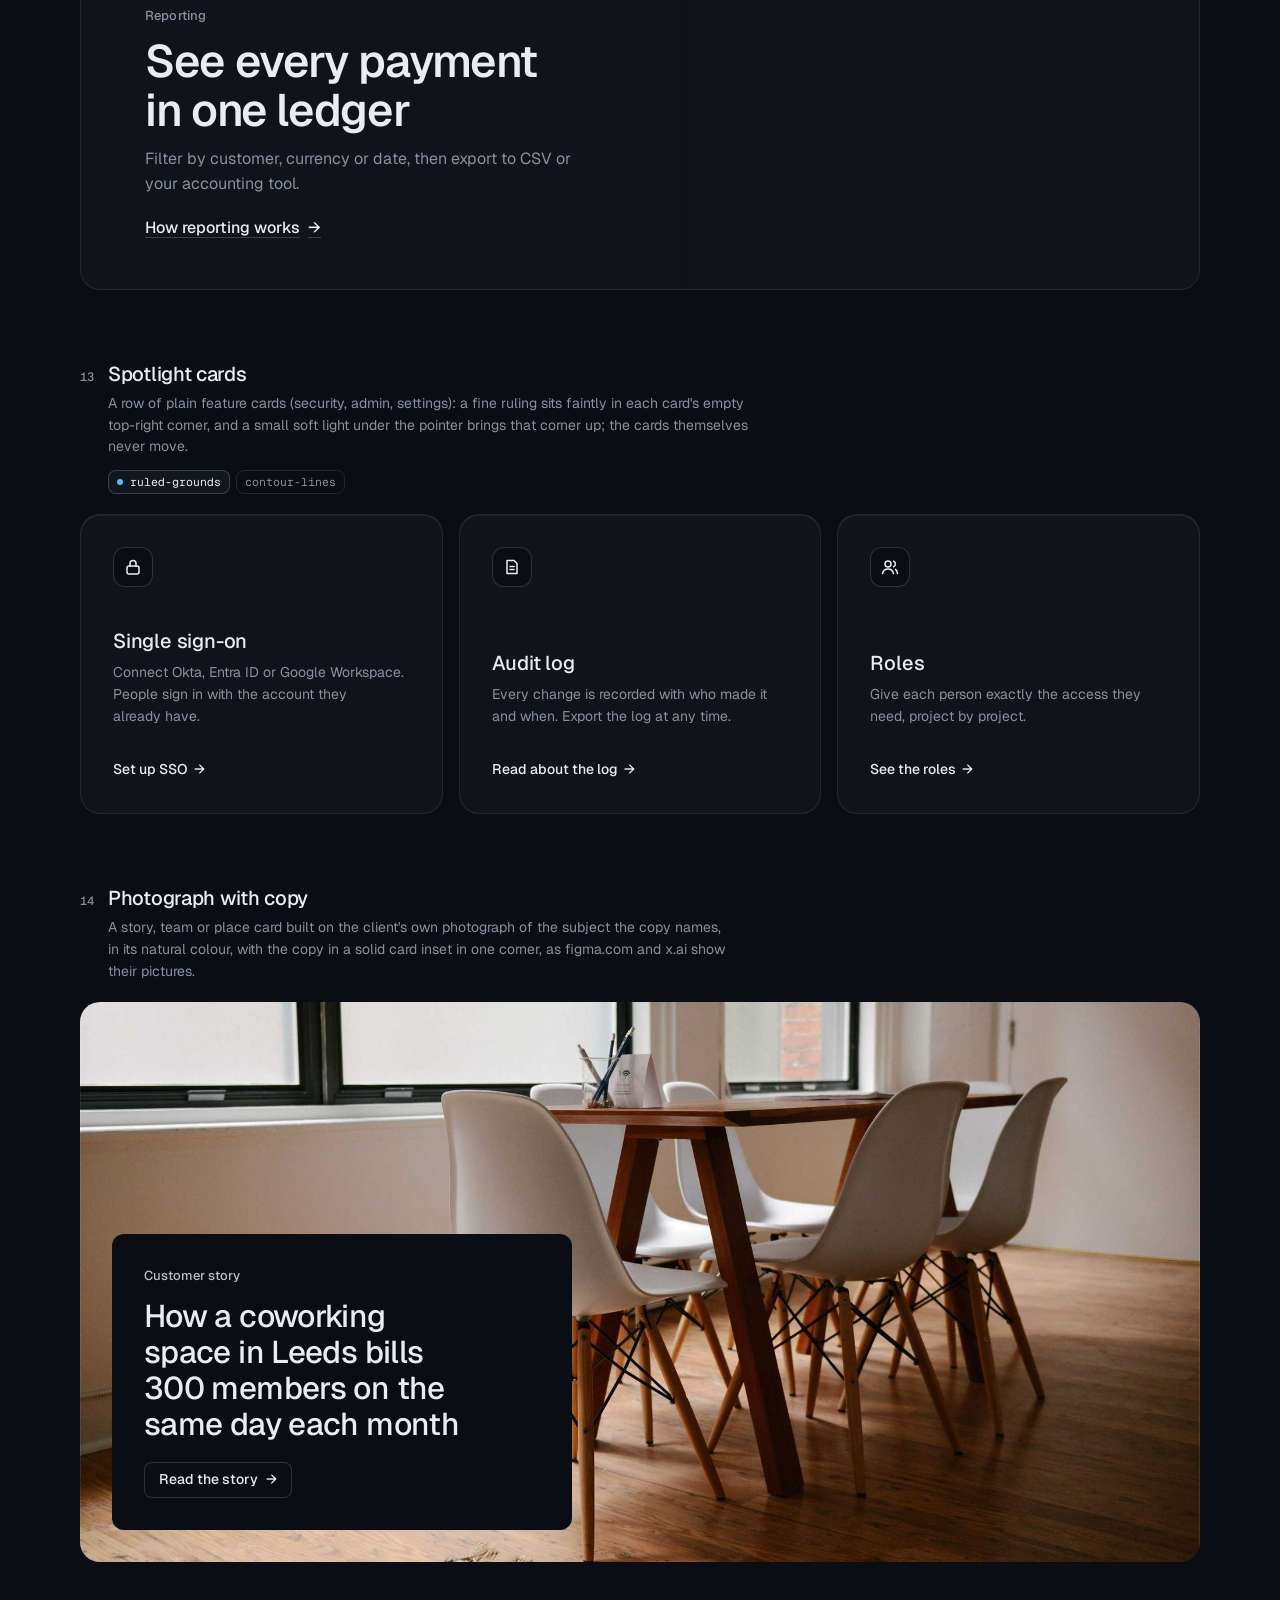
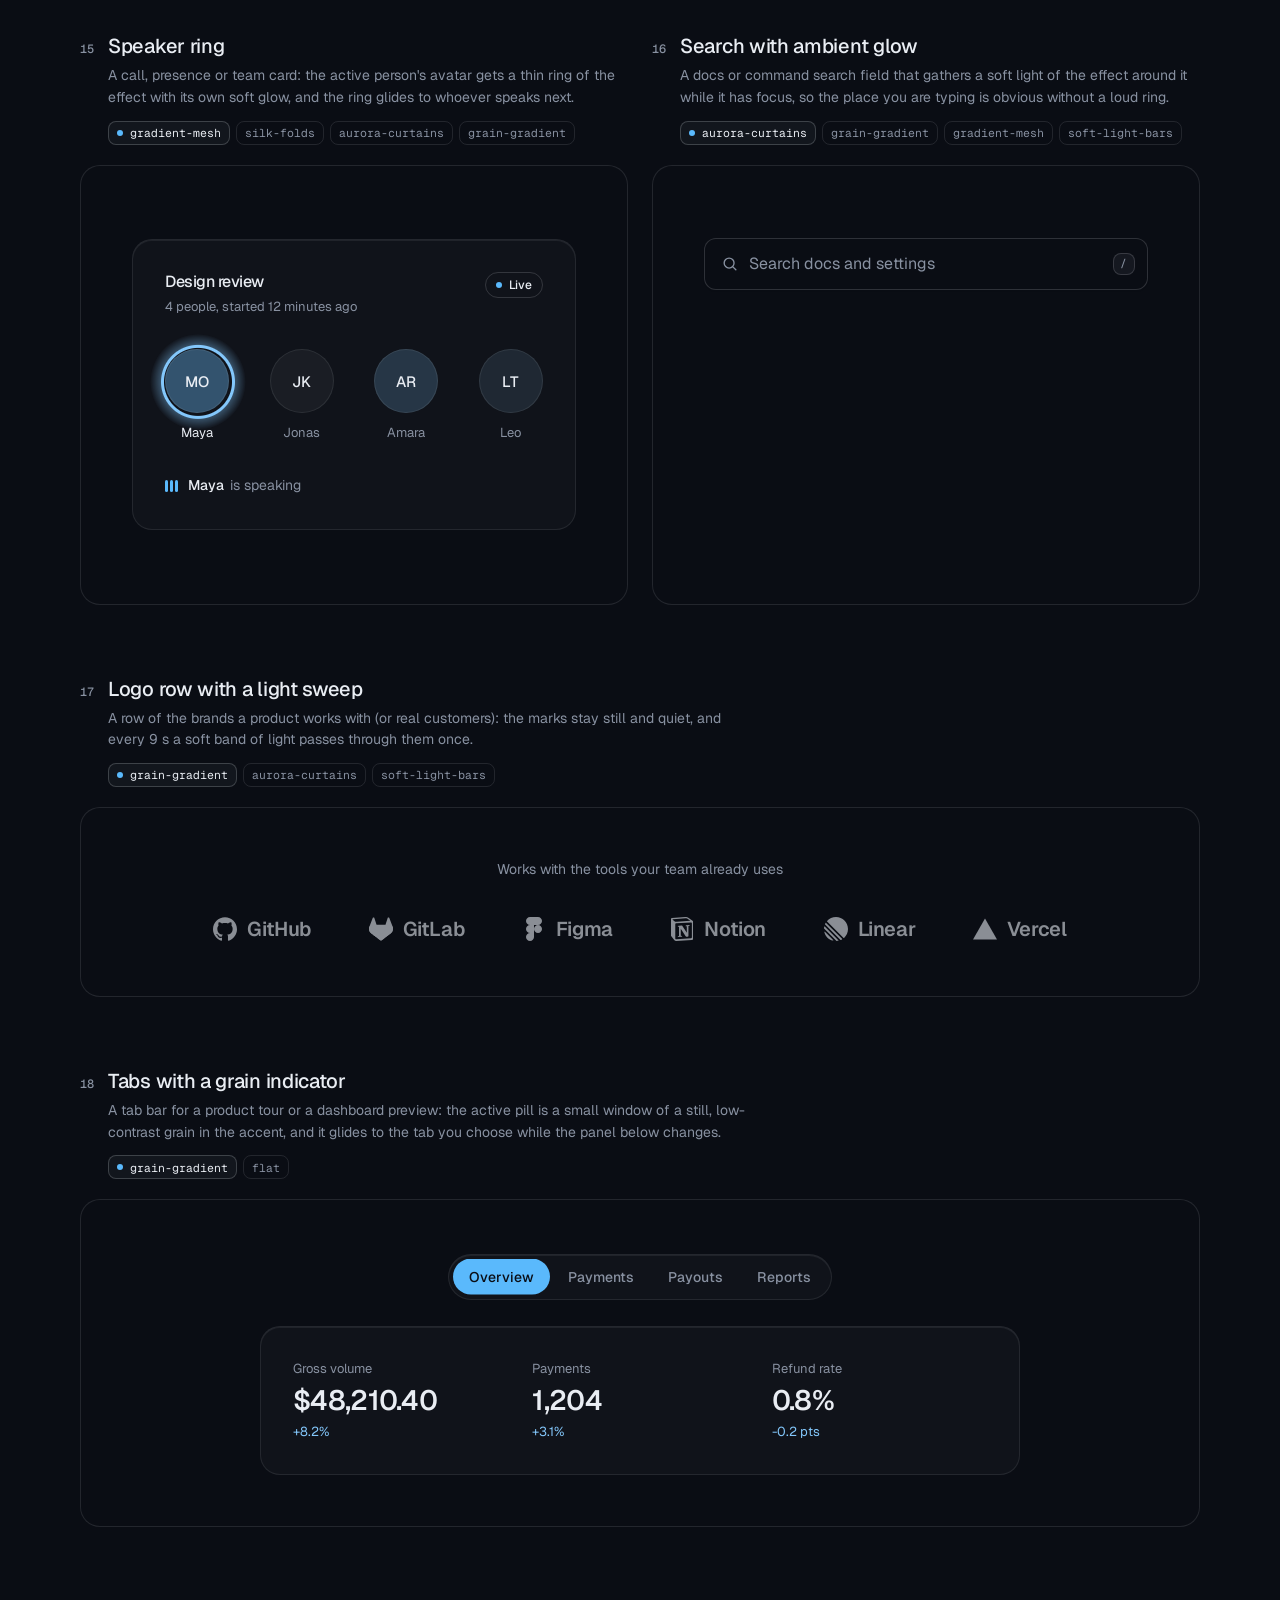
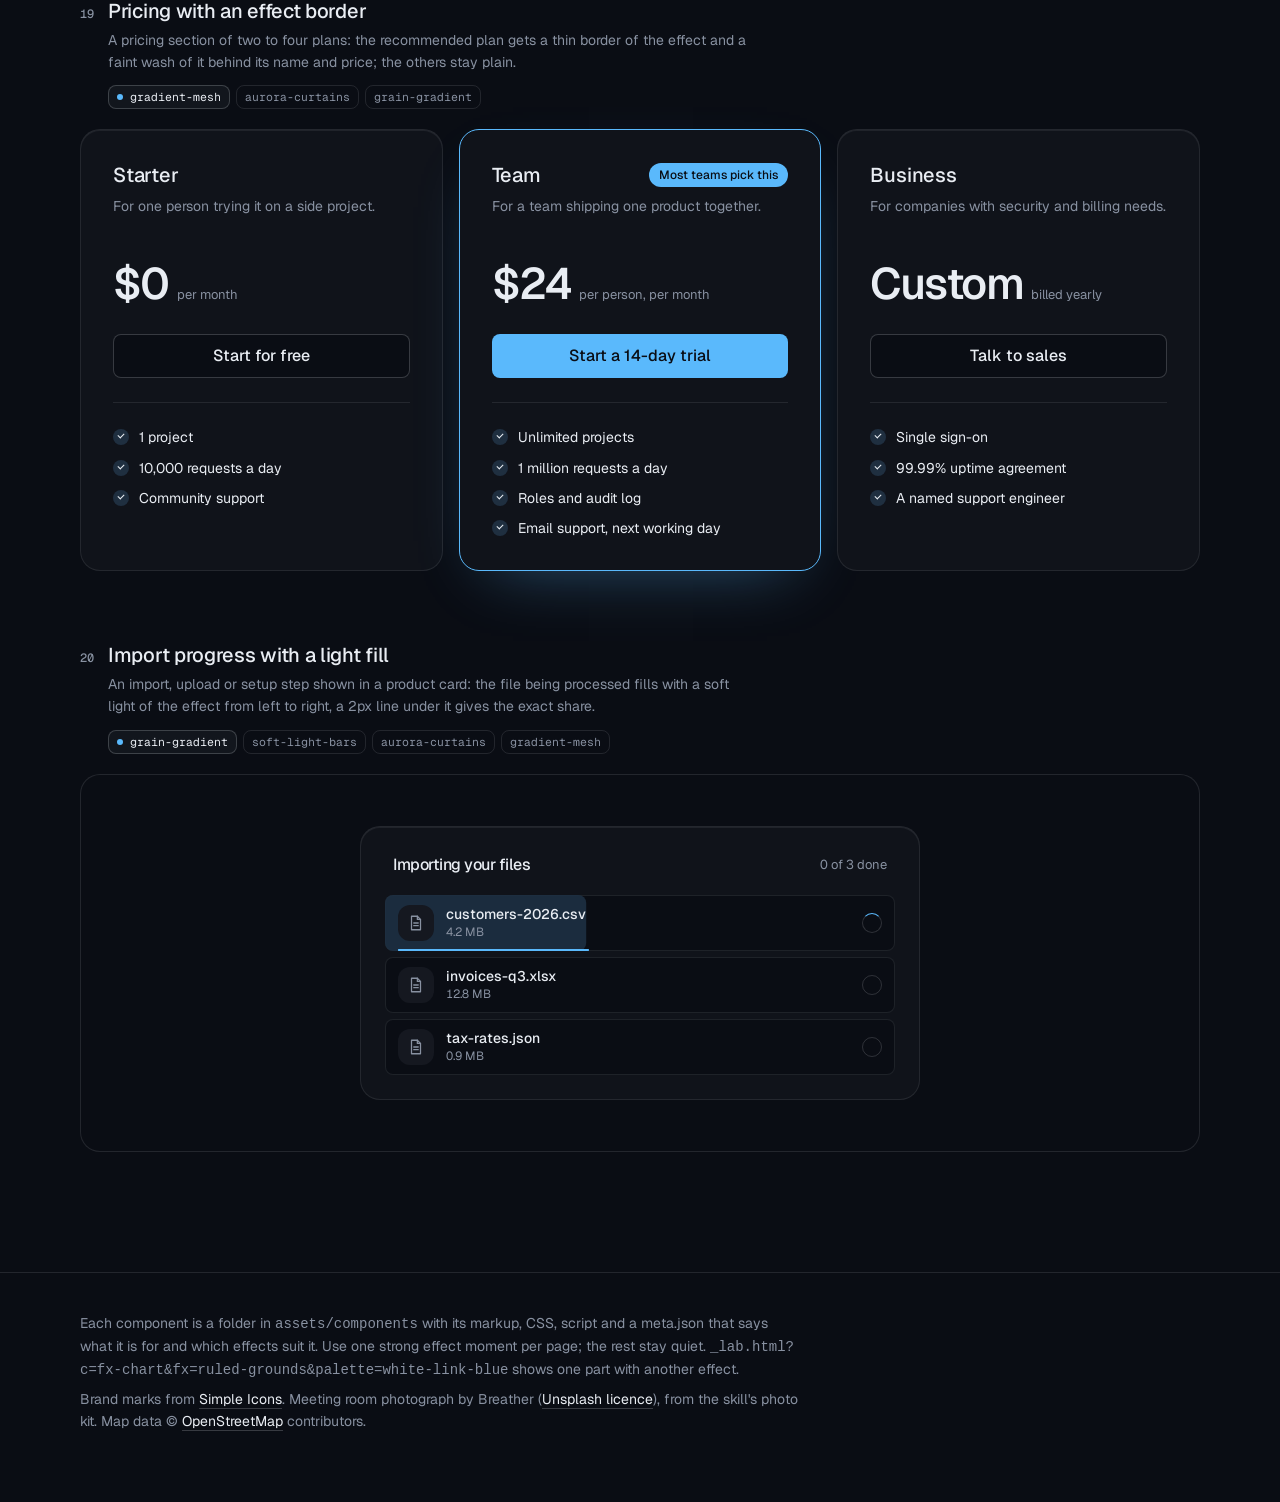
<file: .claude/skills/design-taste-frontend/assets/components/index.html>
<!doctype html>
<html lang="en" data-radius="soft">
<head>
<script>window.__tpGlMax = 16;   /* a gallery shows many live effects at once; a page of a site keeps the default 4 (fx.js) */</script>
<meta charset="utf-8">
<meta name="viewport" content="width=device-width, initial-scale=1">
<title>Effect components</title>
<link rel="preconnect" href="https://fonts.googleapis.com">
<link rel="preconnect" href="https://fonts.gstatic.com" crossorigin>
<link href="https://fonts.googleapis.com/css2?family=Geist:wght@100..900&family=Geist+Mono:wght@400..600&display=swap" rel="stylesheet">
<link rel="stylesheet" href="../system.css">
<link rel="stylesheet" href="./base.css">
<style>
  :root {
    --font-display: "Geist", system-ui, sans-serif;
    --font-text: "Geist", system-ui, sans-serif;
    --font-mono: "Geist Mono", ui-monospace, monospace;
    --display-weight: 560;
    --display-tracking: -0.03em;
    --container: 1200px;
  }
  body { min-height: 100vh; }
  .top {
    position: sticky; top: 0; z-index: 50; height: 64px; background: var(--bg);
    border-bottom: 1px solid var(--line);
  }
  .top .container { height: 100%; display: flex; align-items: center; justify-content: space-between; gap: 16px; }
  .brand { display: flex; align-items: center; gap: 10px; font-weight: 560; letter-spacing: -0.01em; }
  .brand small { font: 400 13px/1 var(--font-mono); color: var(--muted); }
  .top nav { display: flex; align-items: center; gap: 20px; }
  .top nav a.link { font-size: 14px; }
  .swatches { display: flex; gap: 4px; padding: 3px; border: 1px solid var(--line); border-radius: 999px; background: var(--bg); }
  .swatches button {
    width: 30px; height: 30px; border-radius: 999px; border: 0; padding: 0; cursor: pointer; position: relative;
    background: var(--sw-bg);
  }
  .swatches button::after {
    content: ""; position: absolute; inset: 9px; border-radius: 999px; background: var(--sw-accent);
    box-shadow: 0 0 0 1px color-mix(in oklab, var(--sw-ink) 25%, transparent);
  }
  .swatches button[aria-pressed="true"] { box-shadow: 0 0 0 2px var(--ink); }
  .swatches button:focus-visible { outline-offset: 3px; }

  .intro { padding-block: 64px 40px; display: grid; grid-template-columns: minmax(0, 6fr) minmax(0, 6fr); gap: 48px; align-items: end; }
  .intro h1 { font-size: clamp(34px, 2.2vw + 18px, 52px); line-height: 1.05; max-width: 15ch; }
  .intro p { margin-top: 16px; color: var(--muted); font-size: var(--t-body); line-height: 1.55; max-width: 52ch; }
  .index { display: flex; flex-wrap: wrap; gap: 6px; justify-content: flex-start; }
  @media (max-width: 1023px) { .intro { grid-template-columns: minmax(0, 1fr); gap: 28px; } }
  .index a {
    display: inline-flex; align-items: center; gap: 8px; height: 30px; padding: 0 11px; border-radius: 999px;
    border: 1px solid var(--line); font-size: 13px; color: var(--ink);
    transition: border-color var(--dur) var(--ease), background-color var(--dur) var(--ease);
  }
  .index a span { font-family: var(--font-mono); font-size: 11px; color: var(--muted); }
  .index a:hover { border-color: var(--line-strong); background: color-mix(in oklab, var(--ink) 4%, var(--bg)); }

  /* every part spans two rows of the list (its notes, its stage) as a subgrid, so the two parts of a
     half-width pair share one notes height and one stage height: their stages start and end level */
  .list { display: grid; grid-template-columns: repeat(2, minmax(0, 1fr)); column-gap: 24px; row-gap: 0; padding-bottom: 120px; }
  .sc { grid-column: 1 / -1; grid-row: span 2; display: grid; grid-template-rows: subgrid; row-gap: 20px; min-width: 0; scroll-margin-top: 88px; padding-top: 72px; }
  .sc:first-child { padding-top: 0; }
  .sc.is-half { grid-column: auto; }
  .sc.is-half .sc__stage:not(.is-center) { display: grid; }
  .sc__meta { display: grid; grid-template-columns: auto 1fr; column-gap: 14px; row-gap: 6px; align-items: baseline; align-content: start; }
  .sc__note { grid-column: 2; margin: 2px 0 0; font-size: 13px; color: var(--muted); }
  .sc__note::before { content: "Try it: "; color: var(--ink); font-weight: 500; }
  .sc__no { font: 500 12px/1 var(--font-mono); color: var(--muted); padding-top: 2px; }
  .sc__name { font: 500 20px/1.25 var(--font-text); letter-spacing: -0.015em; margin: 0; }
  .sc__for { grid-column: 2; color: var(--muted); font-size: 14px; line-height: 1.55; max-width: 72ch; margin: 0; }
  .sc__fx { grid-column: 2; display: flex; flex-wrap: wrap; gap: 6px; margin-top: 6px; }
  .sc__fx li {
    font: 400 11.5px/1 var(--font-mono); color: var(--muted); height: 24px; display: inline-flex; align-items: center;
    padding: 0 8px; border-radius: var(--r-sm); border: 1px solid var(--line);
  }
  .sc__fx li.is-on { color: var(--ink); border-color: var(--line-strong); background: color-mix(in oklab, var(--ink) 5%, var(--bg)); }
  .sc__fx li.is-on::before { content: ""; width: 6px; height: 6px; border-radius: 99px; background: var(--accent); margin-right: 7px; }
  .sc__stage {
    position: relative; min-width: 0; border: 1px solid var(--line); border-radius: var(--r-lg);
    padding: clamp(20px, 4vw, 56px); background: var(--bg);
  }
  .sc__stage.is-tall { padding-block: clamp(56px, 8vw, 120px); }
  .sc__stage.is-flush { padding: 0; border: 0; }
  .sc__stage.is-center { display: grid; place-items: center; min-height: 320px; }
  /* one object, at a size a page would give it */
  #fx-dither-object .sc__stage { display: grid; justify-items: center; }
  #fx-dither-object .cx-obj { width: min(100%, 720px); }
  .sc__pick { grid-column: 2; display: flex; flex-wrap: wrap; gap: 4px; margin-top: 8px; }
  .sc__pick button {
    height: 30px; padding: 0 12px; border-radius: 999px; border: 1px solid var(--line); background: var(--bg);
    font: 500 13px/1 var(--font-text); color: var(--muted); cursor: pointer;
  }
  .sc__pick button:hover { color: var(--ink); border-color: var(--line-strong); }
  .sc__pick button[aria-pressed="true"] { color: var(--ink); border-color: var(--line-strong); background: color-mix(in oklab, var(--ink) 6%, var(--bg)); }
  /* the search list opens below its field: leave it room inside the frame */
  #fx-search .sc__stage { min-height: 440px; place-items: start center; padding-top: 72px; }
  .sc__stage:empty::after { content: "Loading"; color: var(--muted); font-size: 13px; }

  .foot { border-top: 1px solid var(--line); padding: 40px 0 64px; color: var(--muted); font-size: 14px; }
  .foot p { max-width: 80ch; margin: 0 0 8px; }
  .foot a { color: var(--ink); text-decoration: underline; text-decoration-color: var(--line-strong); text-underline-offset: 4px; }

  @media (max-width: 899px) {
    .list { grid-template-columns: minmax(0, 1fr); }
    .sc.is-half { grid-column: 1 / -1; }
    .top nav a.link { display: none; }
  }
  @media (max-width: 639px) {
    .intro { padding-block: 48px 32px; }
    .sc { padding-top: 48px; }
    .sc__meta { grid-template-columns: 1fr; }
    .sc__no { display: none; }
    .sc__for, .sc__fx, .sc__note, .sc__pick { grid-column: 1; }
    .sc__stage.is-center { min-height: 240px; }
    .brand small { display: none; }
  }
</style>
</head>
<body>
<header class="top">
  <div class="container">
    <div class="brand">Effect components <small id="count"></small></div>
    <nav aria-label="Palette and links">
      <a class="link" href="../effects/gallery.html">Effects library</a>
      <div class="swatches" id="swatches" role="group" aria-label="Page palette"></div>
    </nav>
  </div>
</header>

<main>
  <section class="intro container">
    <div>
      <h1>Effects as parts of the page, not only behind it</h1>
      <p id="lede">Feature cards, real objects drawn in dither, type, numbers, buttons, borders, icons, a street map of the real place, a globe, charts and a photograph in its own colours. Every part takes its colours from the page palette: switch it at the top right. Parts that loop have a pause button.</p>
    </div>
    <nav class="index" id="index" aria-label="Components"></nav>
  </section>
  <div class="container list" id="list"></div>
</main>

<footer class="foot">
  <div class="container">
    <p>Each component is a folder in <code>assets/components</code> with its markup, CSS, script and a meta.json that says what it is for and which effects suit it. Use one strong effect moment per page; the rest stay quiet. <code>_lab.html?c=fx-chart&amp;fx=ruled-grounds&amp;palette=white-link-blue</code> shows one part with another effect.</p>
    <p>Brand marks from <a href="https://simpleicons.org/">Simple Icons</a>. Meeting room photograph by Breather (<a href="https://unsplash.com/photos/DEdM9Vs6s8w">Unsplash licence</a>), from the skill's photo kit. Map data © <a href="https://www.openstreetmap.org/copyright">OpenStreetMap</a> contributors.</p>
  </div>
</footer>

<script type="module">
  import fx from '../effects/fx.js';

  // component id, layout and stage style, in page order
  const COMPONENTS = [
    { id: 'fx-feature-card', stage: 'is-flush' },
    { id: 'fx-dither-object', stage: 'is-flush', note: 'pick an object, then point at it and move across: sound rings out of the cups, the seat swivels, the lens zooms, the rotors spin up and the drone lifts off. One object is live at a time, as on a real page.' },
    { id: 'fx-headline', stage: 'is-tall' },
    { id: 'fx-button', half: true, stage: 'is-center', note: 'hover or tab to a button. The light runs only while it is pointed at.' },
    { id: 'fx-prompt', half: true, stage: 'is-center' },
    { id: 'fx-icon-tiles', stage: 'is-flush' },
    { id: 'fx-stat' },
    { id: 'fx-globe', stage: 'is-flush' },
    { id: 'fx-map', stage: 'is-flush' },
    { id: 'fx-chart', half: true, stage: 'is-flush' },
    { id: 'fx-bars', half: true, stage: 'is-flush' },
    { id: 'fx-band', stage: 'is-flush' },
    { id: 'fx-spotlight', stage: 'is-flush' },
    { id: 'fx-photo', stage: 'is-flush' },
    { id: 'fx-avatar', half: true, stage: 'is-center' },
    { id: 'fx-search', half: true, stage: 'is-center' },
    { id: 'fx-logos' },
    { id: 'fx-tabs' },
    { id: 'fx-pricing', stage: 'is-flush' },
    { id: 'fx-progress', stage: 'is-center' },
  ];

  const PALETTES = [
    { id: 'blue-black-cornflower', name: 'Night, cornflower', bg: '#0a0d14', surface: '#131824', ink: '#e9edf3', muted: '#8891a1', accent: '#5ab9fc', accentInk: '#0a0d14' },
    { id: 'graphite-safety-orange', name: 'Graphite, orange', bg: '#18191b', surface: '#222427', ink: '#eff0f1', muted: '#9c9ea3', accent: '#ff4a1f', accentInk: '#18191b' },
    { id: 'white-link-blue', name: 'White, blue', bg: '#ffffff', surface: '#f4f4f4', ink: '#111111', muted: '#6b6b6b', accent: '#1a4be0', accentInk: '#ffffff' },
    { id: 'moss-sand', name: 'Sand, moss', bg: '#ddd6c6', surface: '#d2cab8', ink: '#2a2a26', muted: '#59574e', accent: '#4f6238', accentInk: '#ffffff' },
    { id: 'cobalt-field', name: 'Cobalt field', bg: '#0034eb', surface: '#002fd6', ink: '#ffffff', muted: '#dfe4f2', accent: '#e9e34a', accentInk: '#111111' },
  ];

  const q = new URLSearchParams(location.search);
  if (q.has('time')) fx.setClock(+q.get('time'));
  if (q.has('fallback')) fx.config.forceFallback = true;
  const only = q.get('only') ? q.get('only').split(',') : null;
  const list = document.getElementById('list');
  const index = document.getElementById('index');
  const swatches = document.getElementById('swatches');

  /*
    The budget: a laptop's integrated GPU shares its memory with everything else, so this page never
    holds more than 4 live WebGL contexts. A part is started when it comes near the viewport and
    destroyed when it leaves it; still parts draw once and free their context; fx.js frees any idle
    off-screen context past 4. liveGL() counts the contexts that are open right now.
  */
  fx.config.maxLive = 4;
  const contexts = new Set();
  let peakGL = 0;
  const getContext = HTMLCanvasElement.prototype.getContext;
  HTMLCanvasElement.prototype.getContext = function (type, ...rest) {
    const c = getContext.call(this, type, ...rest);
    if (c && /webgl/i.test(type) && !contexts.has(c)) { contexts.add(c); peakGL = Math.max(peakGL, liveGL()); }
    return c;
  };
  function liveGL() {
    for (const c of contexts) if (c.isContextLost()) contexts.delete(c);
    return contexts.size;
  }

  // the dither object: one live at a time, switched here (a real page shows one object)
  const OBJECTS = {
    headphones: ['Headphones', 'Over-ear, wireless'],
    chair: ['Office chair', 'Swivel seat on five castors'],
    camera: ['Camera', 'Mirrorless, with a zoom lens'],
    drone: ['Drone', 'Four rotors and a camera'],
  };
  let object = OBJECTS[q.get('object')] ? q.get('object') : 'headphones';
  // print (ordered dither, the default) or studio (a smooth shaded render: no picker until it is anti-aliased; ?render=studio)
  let render = q.get('render') === 'studio' ? 'studio' : 'print';

  function applyPalette(p) {
    const c = fx.color;
    const action = c.contrast(p.accent, p.bg) >= 2.2 ? p.accent : p.ink;
    const actionInk = action === p.accent ? p.accentInk : p.bg;
    const s = document.documentElement.style;
    const set = (k, v) => s.setProperty(k, v);
    set('--p-bg', p.bg); set('--p-surface', p.surface); set('--p-ink', p.ink); set('--p-muted', p.muted);
    set('--p-accent', p.accent); set('--p-accent-ink', p.accentInk); set('--p-action', action); set('--p-action-ink', actionInk);
    document.documentElement.style.colorScheme = c.isDark(p.bg) ? 'dark' : 'light';
    for (const b of swatches.children) b.setAttribute('aria-pressed', String(b.dataset.id === p.id));
  }

  async function load(entry) {
    const base = `./${entry.id}/`;
    const [meta, html, mod] = await Promise.all([
      fetch(base + 'meta.json').then(r => (r.ok ? r.json() : null)),
      fetch(base + 'component.html').then(r => (r.ok ? r.text() : null)),
      import(base + 'component.js').catch(err => { console.warn(entry.id, err); return null; }),
    ]).catch(() => [null, null, null]);
    if (!meta || !html || !mod) return null;
    const link = document.createElement('link');
    link.rel = 'stylesheet';
    link.href = base + 'component.css';
    document.head.append(link);
    await new Promise(r => { link.onload = link.onerror = r; });
    return { ...entry, meta, html, mod };
  }

  function section(e, n) {
    const s = document.createElement('section');
    s.className = 'sc' + (e.half ? ' is-half' : '');
    s.id = e.id;
    const fxList = (e.meta.effects || []).map(id => `<li class="${id === e.meta.default ? 'is-on' : ''}">${id}</li>`).join('');
    const pick = e.id === 'fx-dither-object'
      ? `<div class="sc__pick" role="group" aria-label="Object">${Object.keys(OBJECTS).map(k => `<button type="button" data-object="${k}" aria-pressed="${k === object}">${OBJECTS[k][0]}</button>`).join('')}</div>`
      : '';
    s.innerHTML = `
      <div class="sc__meta">
        <span class="sc__no">${String(n).padStart(2, '0')}</span>
        <h2 class="sc__name">${e.meta.name}</h2>
        <p class="sc__for">${e.meta.for}</p>
        ${fxList ? `<ul class="sc__fx" aria-label="Effects that suit it">${fxList}</ul>` : ''}
        ${pick}
        ${e.note ? `<p class="sc__note">${e.note}</p>` : ''}
      </div>
      <div class="sc__stage ${e.stage || ''}"></div>`;
    return s;
  }

  // the markup is placed at once (the page keeps its full height); the scripts run only near the viewport
  function markup(e) {
    const stage = e.section.querySelector('.sc__stage');
    stage.innerHTML = e.html;
    if (e.id === 'fx-dither-object') {
      const fig = stage.querySelector('.cx-obj');
      fig.dataset.cxObject = object;
      if (render === 'studio') fig.dataset.cxRender = 'studio'; else delete fig.dataset.cxRender;
      fig.querySelector('.cx-obj__stage').removeAttribute('aria-label');
    }
    return stage;
  }
  function start(e) {
    if (e.ctrl) return;
    const stage = markup(e);
    try { e.ctrl = e.mod.default(stage.firstElementChild || stage) || { destroy() {} }; } catch (err) { console.error(e.id, err); e.ctrl = { destroy() {} }; }
  }
  function stop(e) {
    if (!e.ctrl) return;
    try { e.ctrl.destroy?.(); } catch (err) { console.warn(e.id, err); }
    fx.unmountAll(e.section);
    e.ctrl = null;
  }

  function setPalette(p, entries) {
    entries.forEach(stop);
    applyPalette(p);
    try { localStorage.setItem('cx-palette', p.id); } catch (_) {}
    requestAnimationFrame(() => entries.forEach(e => (e.near ? start(e) : markup(e))));
  }

  let saved = null;
  try { saved = localStorage.getItem('cx-palette'); } catch (_) {}
  const first = PALETTES.find(p => p.id === q.get('palette')) || PALETTES.find(p => p.id === saved) || PALETTES[0];
  for (const p of PALETTES) {
    const b = document.createElement('button');
    b.type = 'button';
    b.dataset.id = p.id;
    b.title = p.name;
    b.setAttribute('aria-label', p.name);
    b.style.setProperty('--sw-bg', p.bg);
    b.style.setProperty('--sw-accent', p.accent);
    b.style.setProperty('--sw-ink', p.ink);
    swatches.append(b);
  }
  applyPalette(first);

  const wanted = COMPONENTS.filter(c => !only || only.includes(c.id));
  const entries = (await Promise.all(wanted.map(load))).filter(Boolean);
  document.getElementById('count').textContent = `${entries.length} parts`;
  entries.forEach((e, i) => {
    e.section = section(e, i + 1);
    list.append(e.section);
    markup(e);
    const a = document.createElement('a');
    a.href = '#' + e.id;
    a.innerHTML = `<span>${String(i + 1).padStart(2, '0')}</span>${e.meta.name}`;
    index.append(a);
  });
  await document.fonts.ready;
  const near = new IntersectionObserver(seen => {
    for (const en of seen) {
      const e = entries.find(x => x.section === en.target);
      if (!e) continue;
      e.near = en.isIntersecting;
      if (e.near) start(e); else stop(e);
    }
  }, { rootMargin: '10% 0px' });
  entries.forEach(e => near.observe(e.section));
  setTimeout(() => { document.documentElement.dataset.ready = '1'; }, 1500);

  swatches.addEventListener('click', ev => {
    const b = ev.target.closest('button');
    if (!b) return;
    const p = PALETTES.find(x => x.id === b.dataset.id);
    if (p) setPalette(p, entries);
  });
  list.addEventListener('click', ev => {
    const b = ev.target.closest('[data-object], [data-render]');
    if (!b || !(OBJECTS[b.dataset.object] || b.dataset.render)) return;
    if (b.dataset.render) render = b.dataset.render; else object = b.dataset.object;
    b.parentElement.querySelectorAll('button').forEach(x => x.setAttribute('aria-pressed', String(x === b)));
    const e = entries.find(x => x.id === 'fx-dither-object');
    stop(e);
    if (e.near) start(e); else markup(e);
  });
  window.__cx = {
    entries,
    setPalette: id => setPalette(PALETTES.find(p => p.id === id), entries),
    setObject: k => list.querySelector(`[data-object="${k}"]`)?.click(),
    gl: () => ({ live: liveGL(), peak: peakGL, started: entries.filter(e => e.ctrl).map(e => e.id) }),
  };
</script>

</body>
</html>
</file>
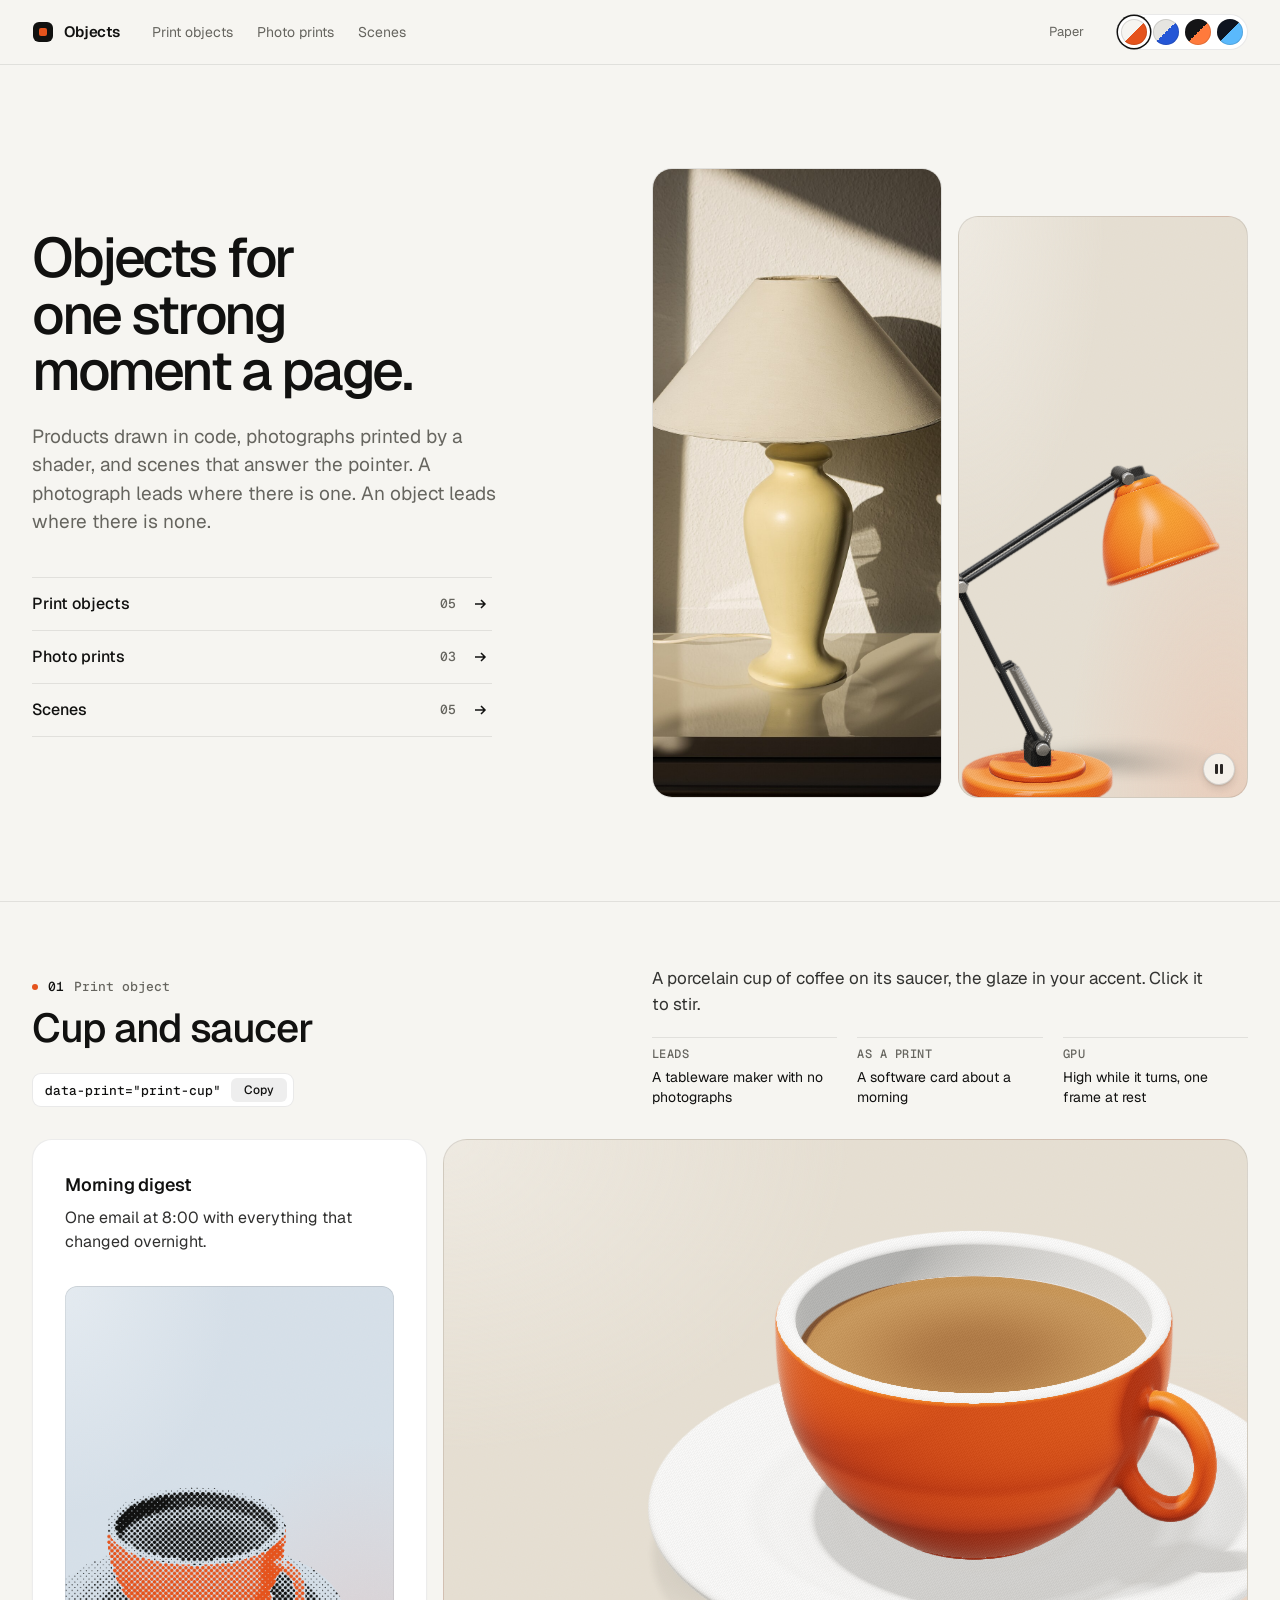
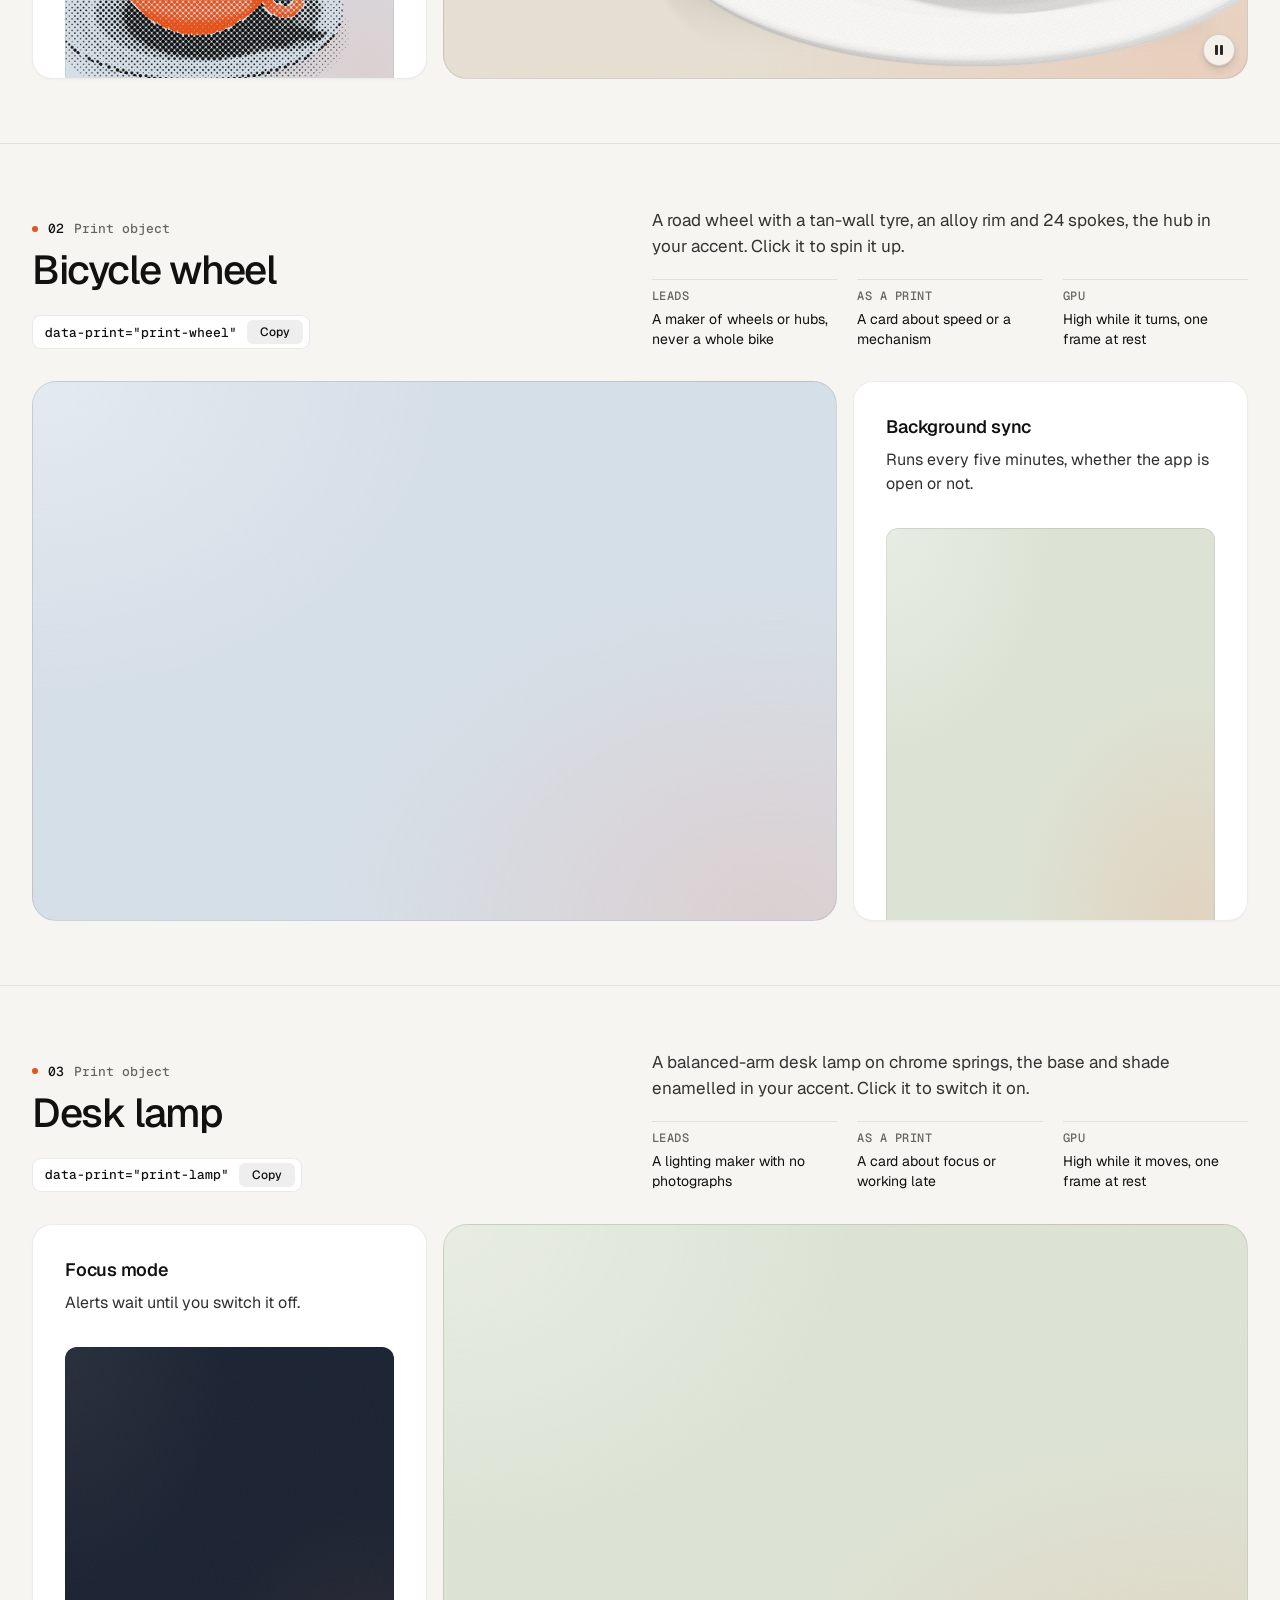
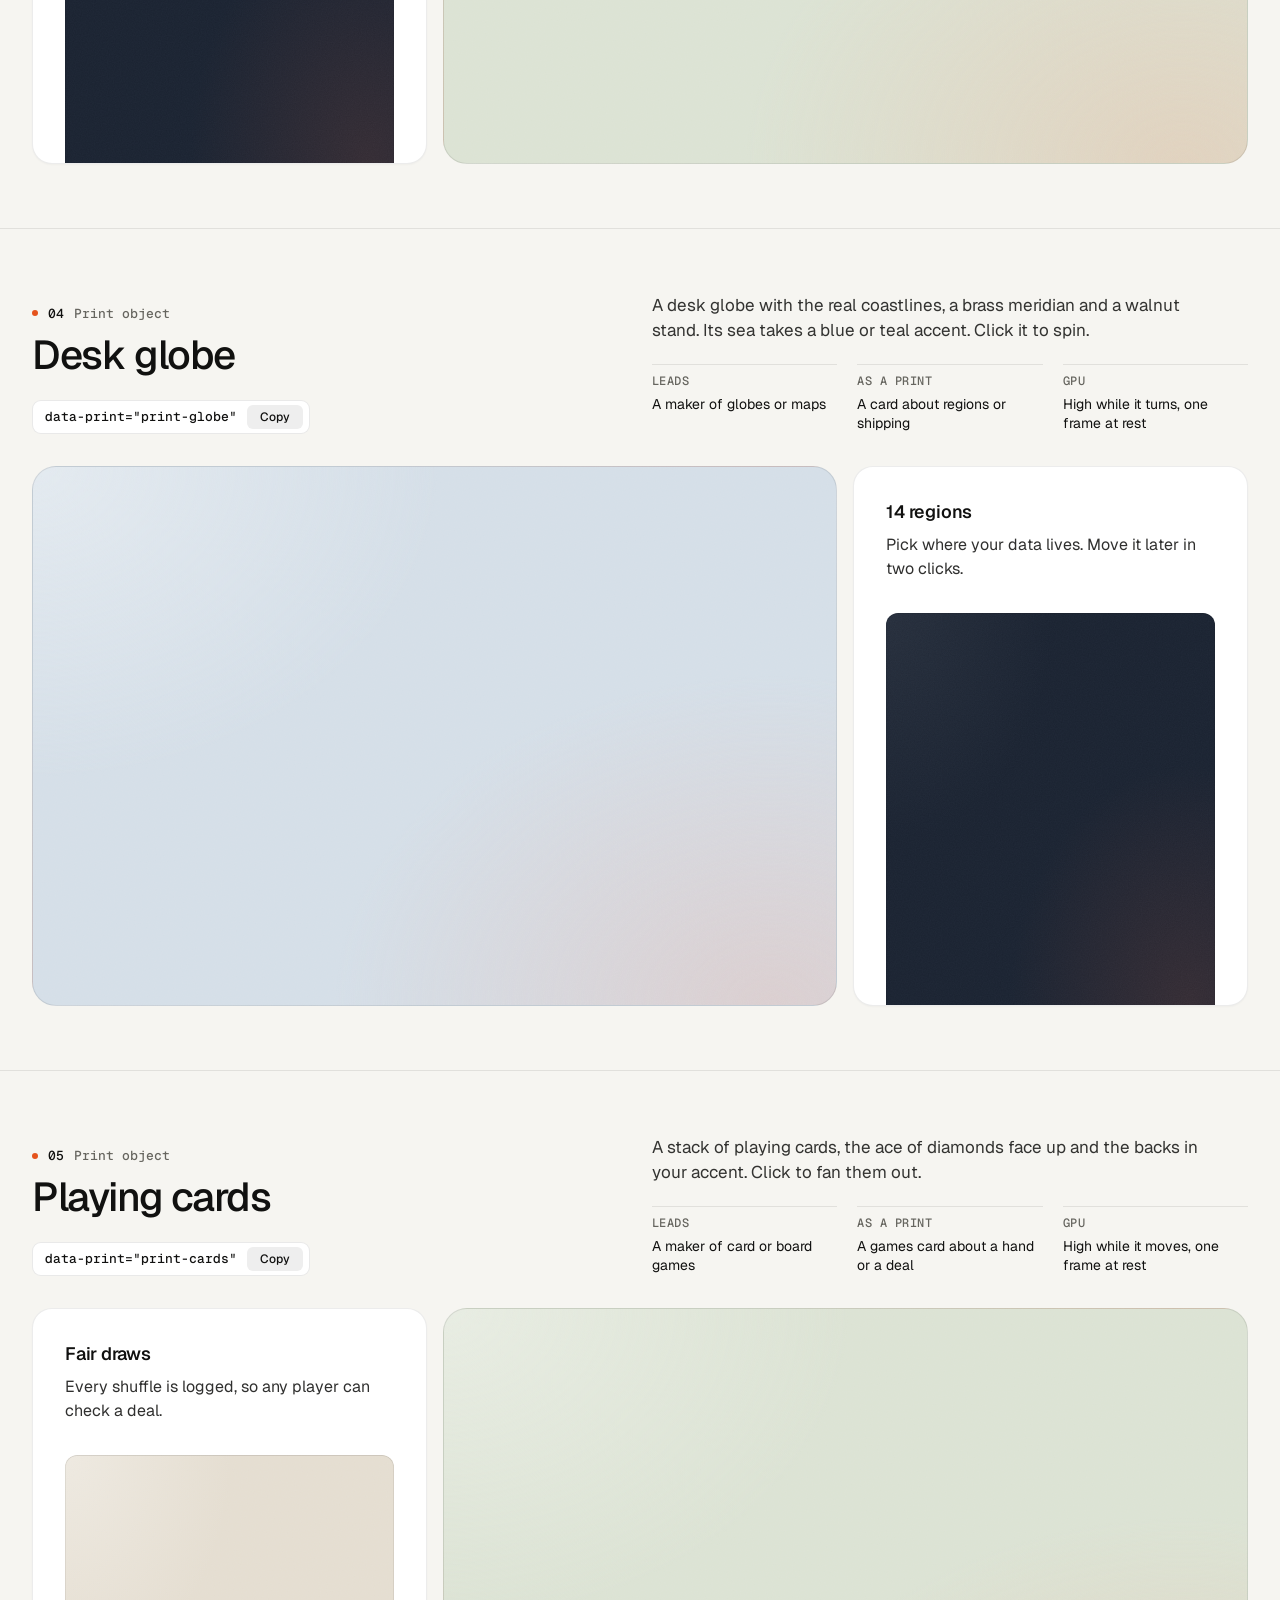
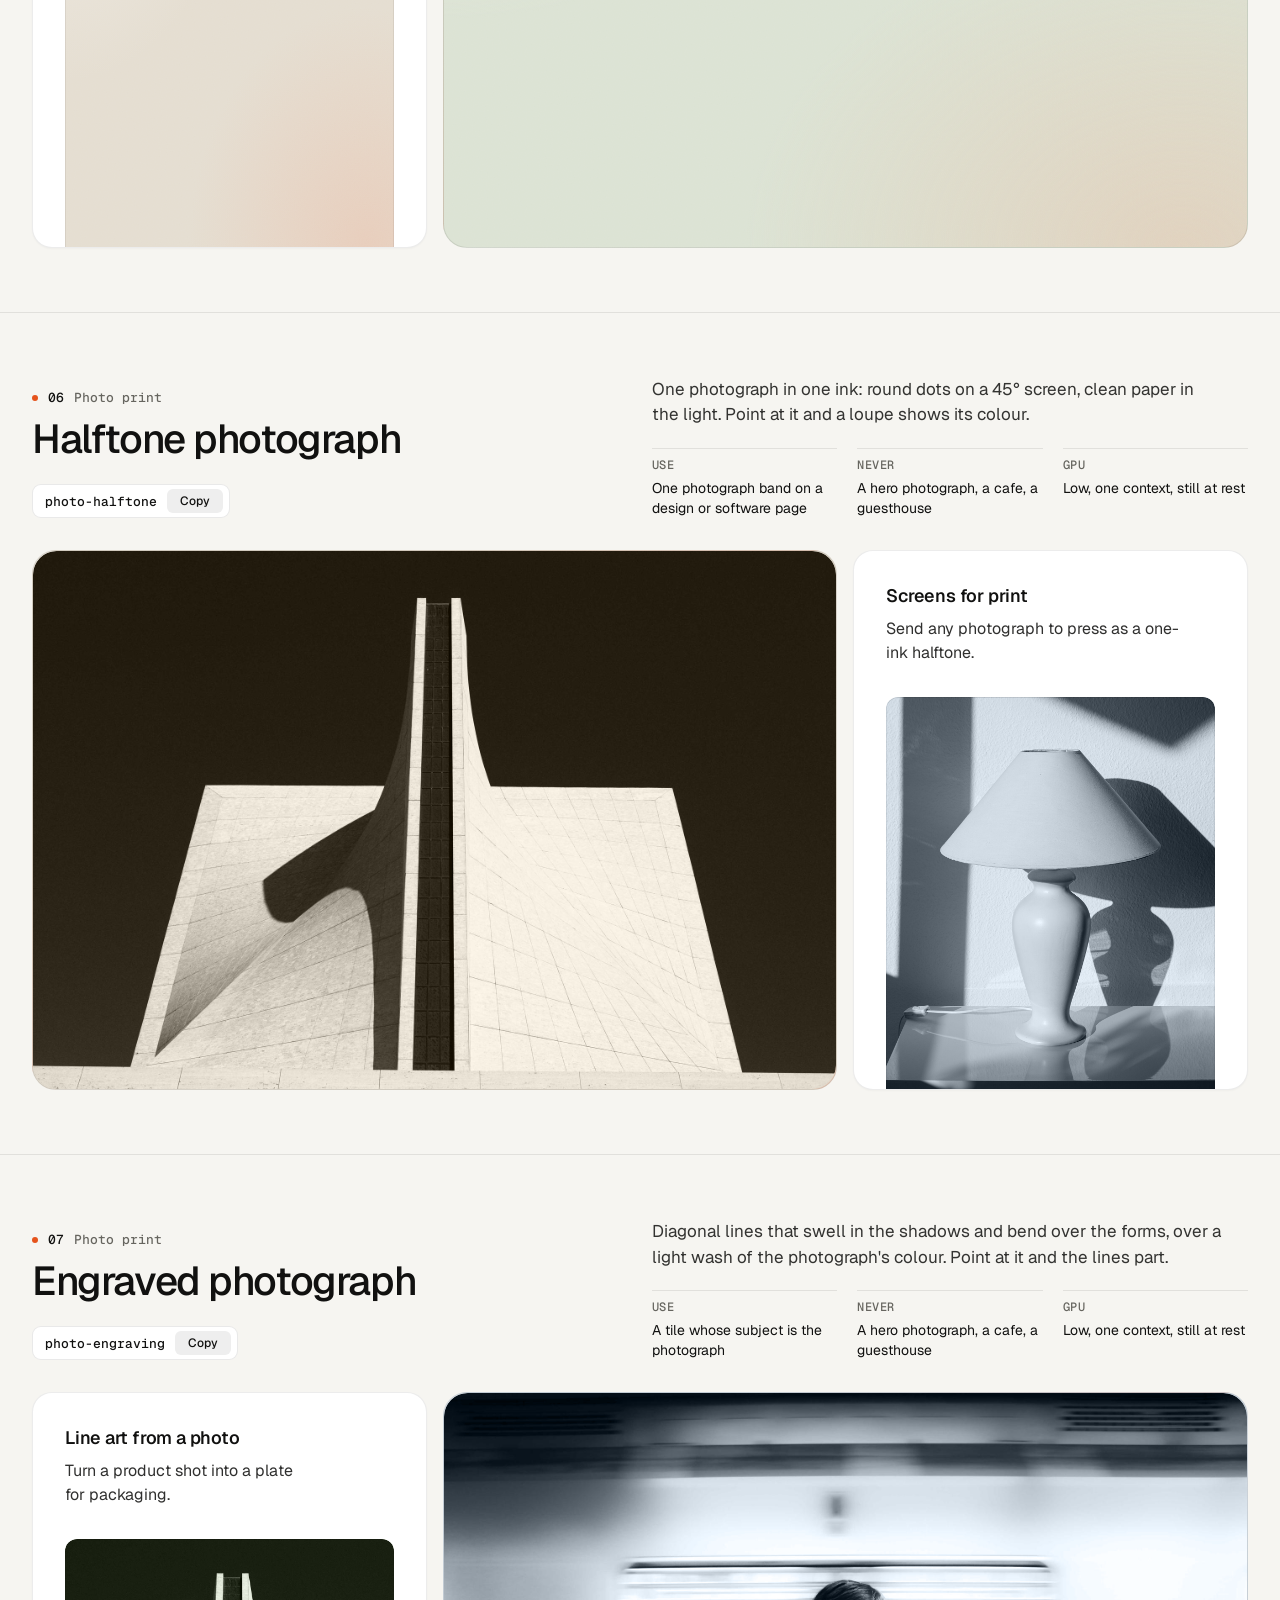
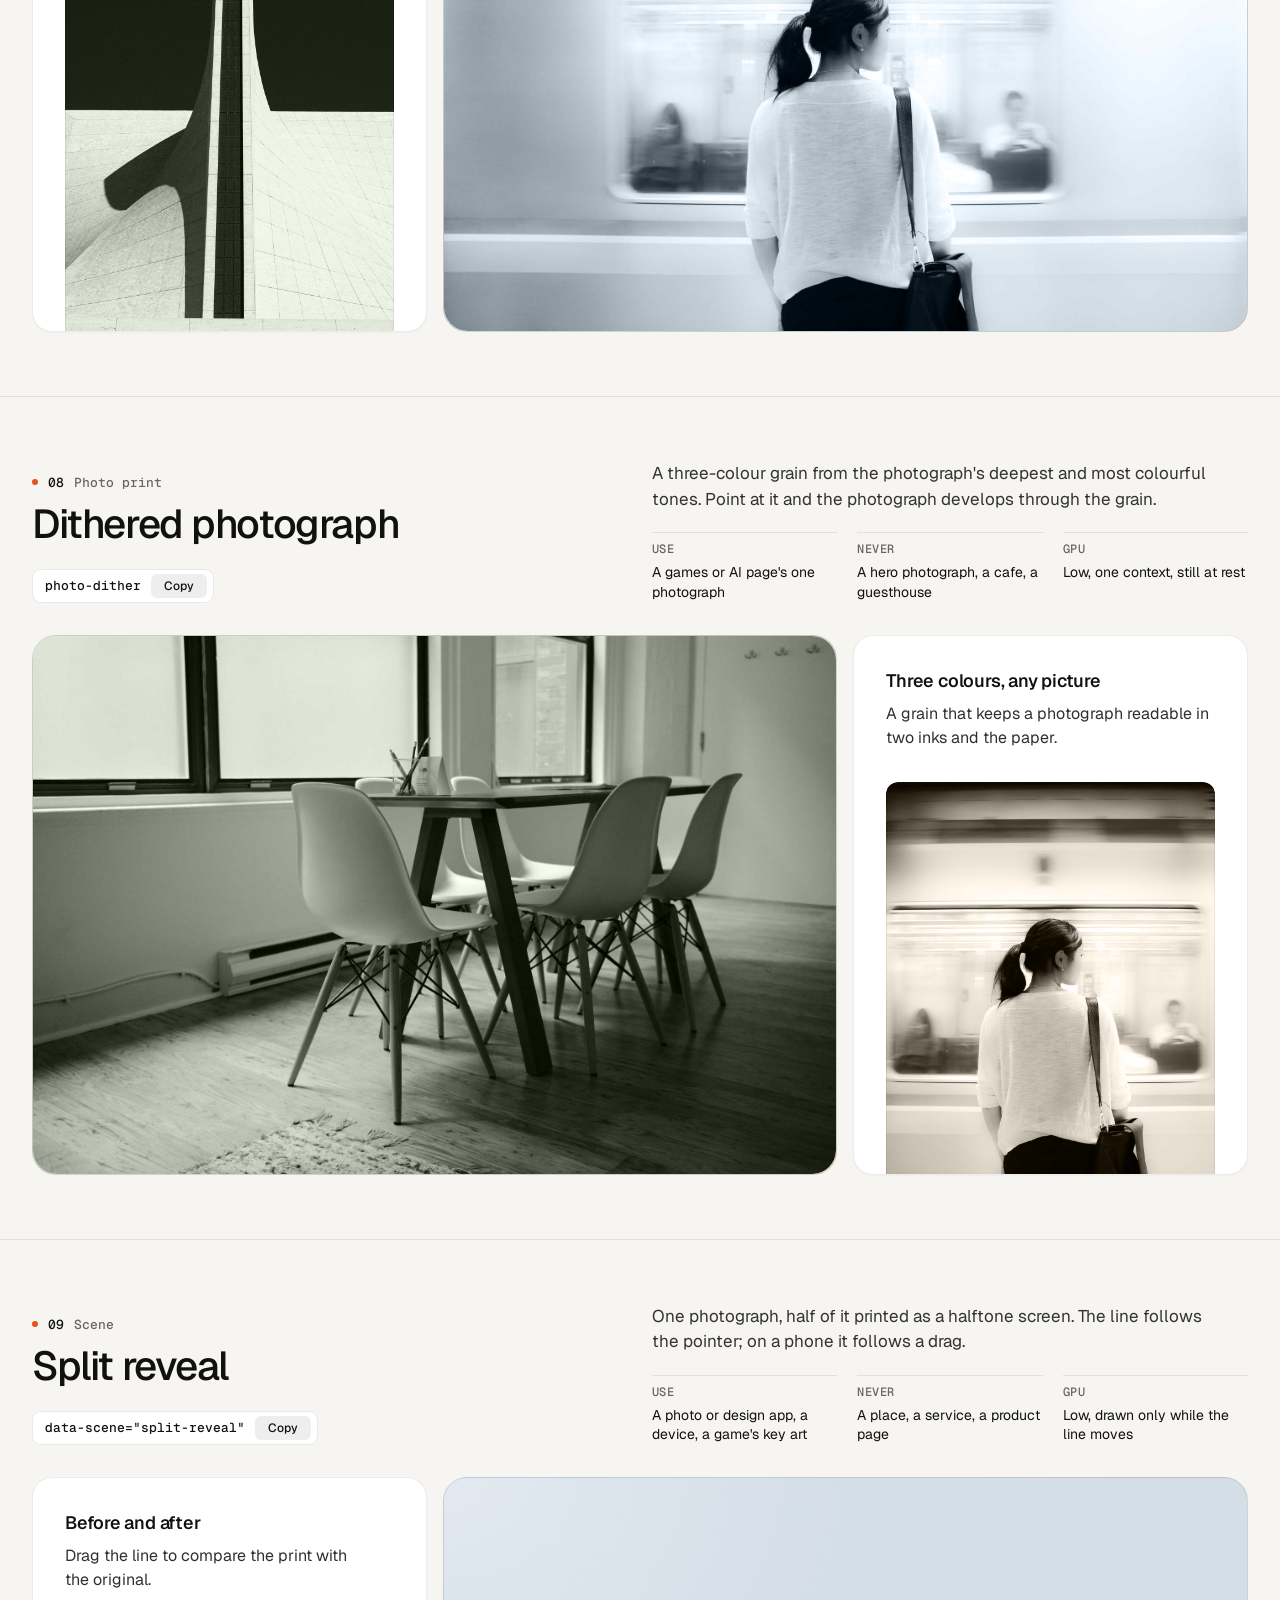
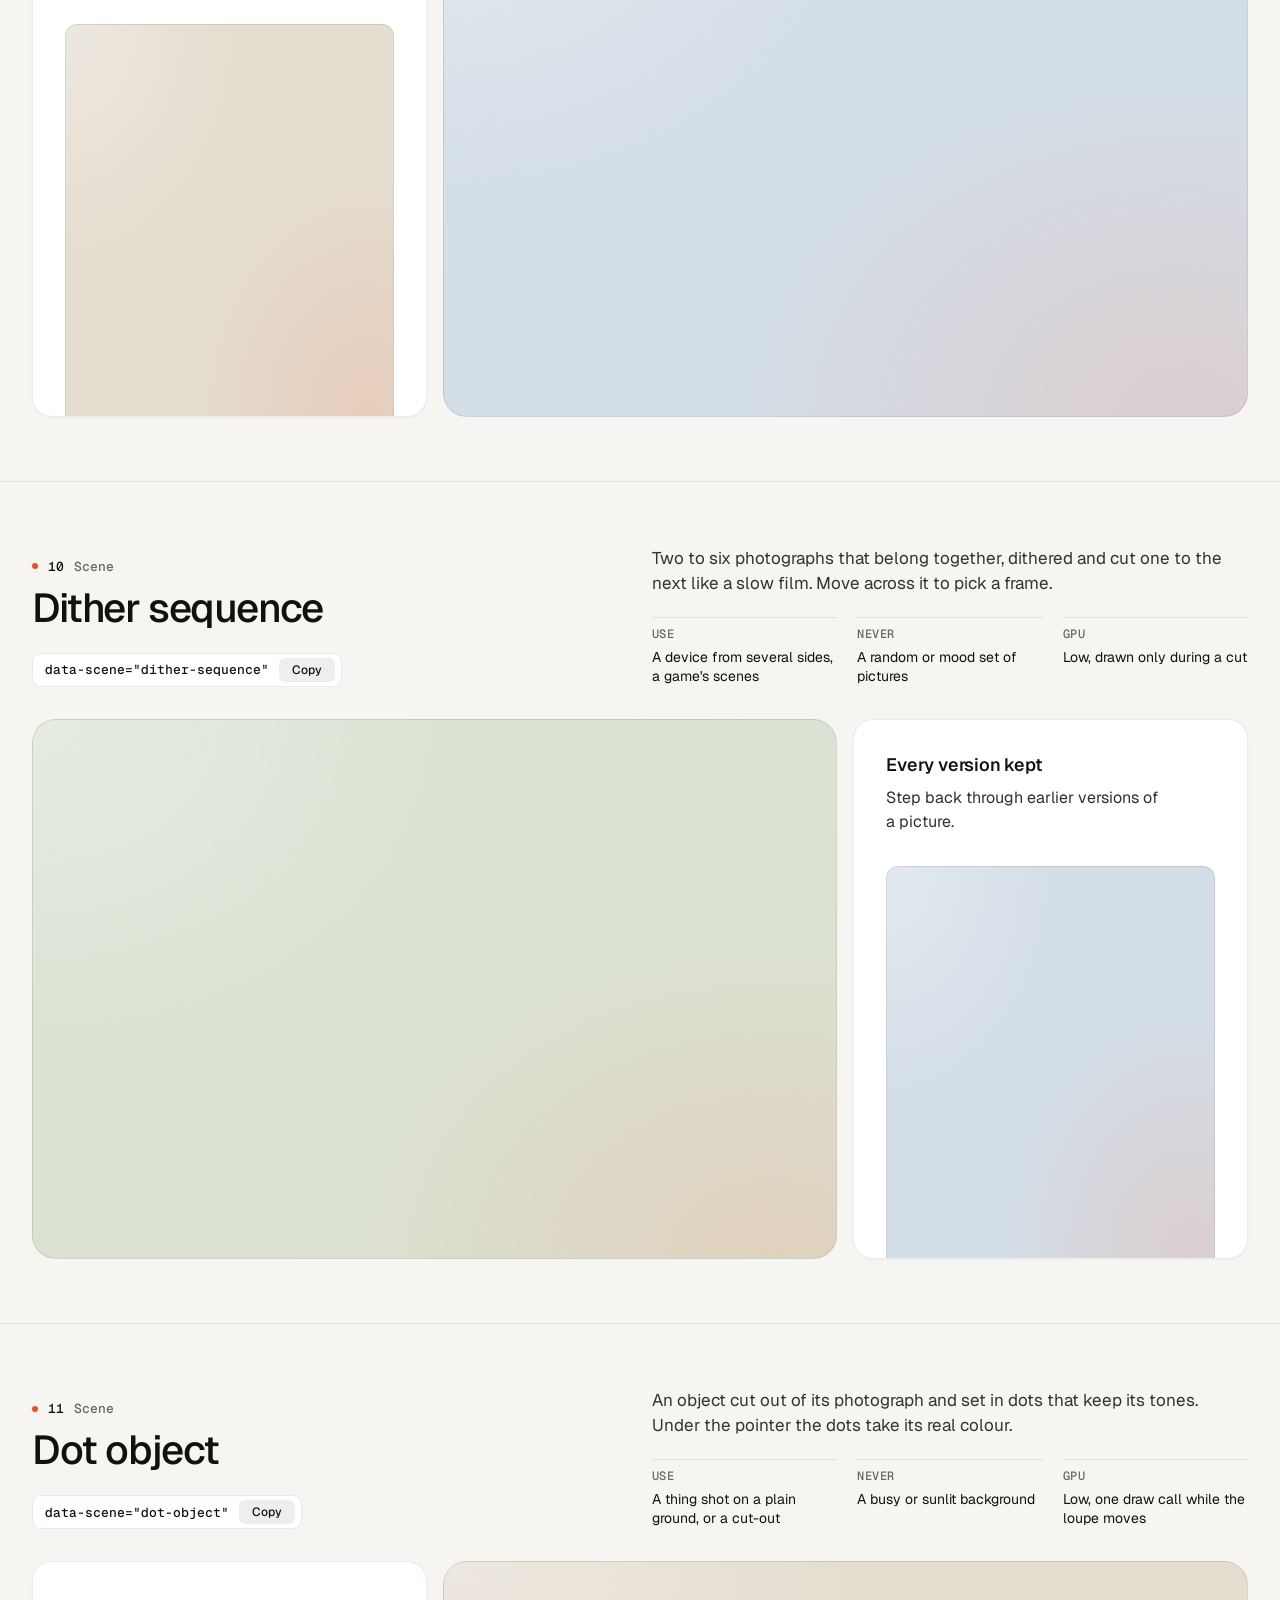
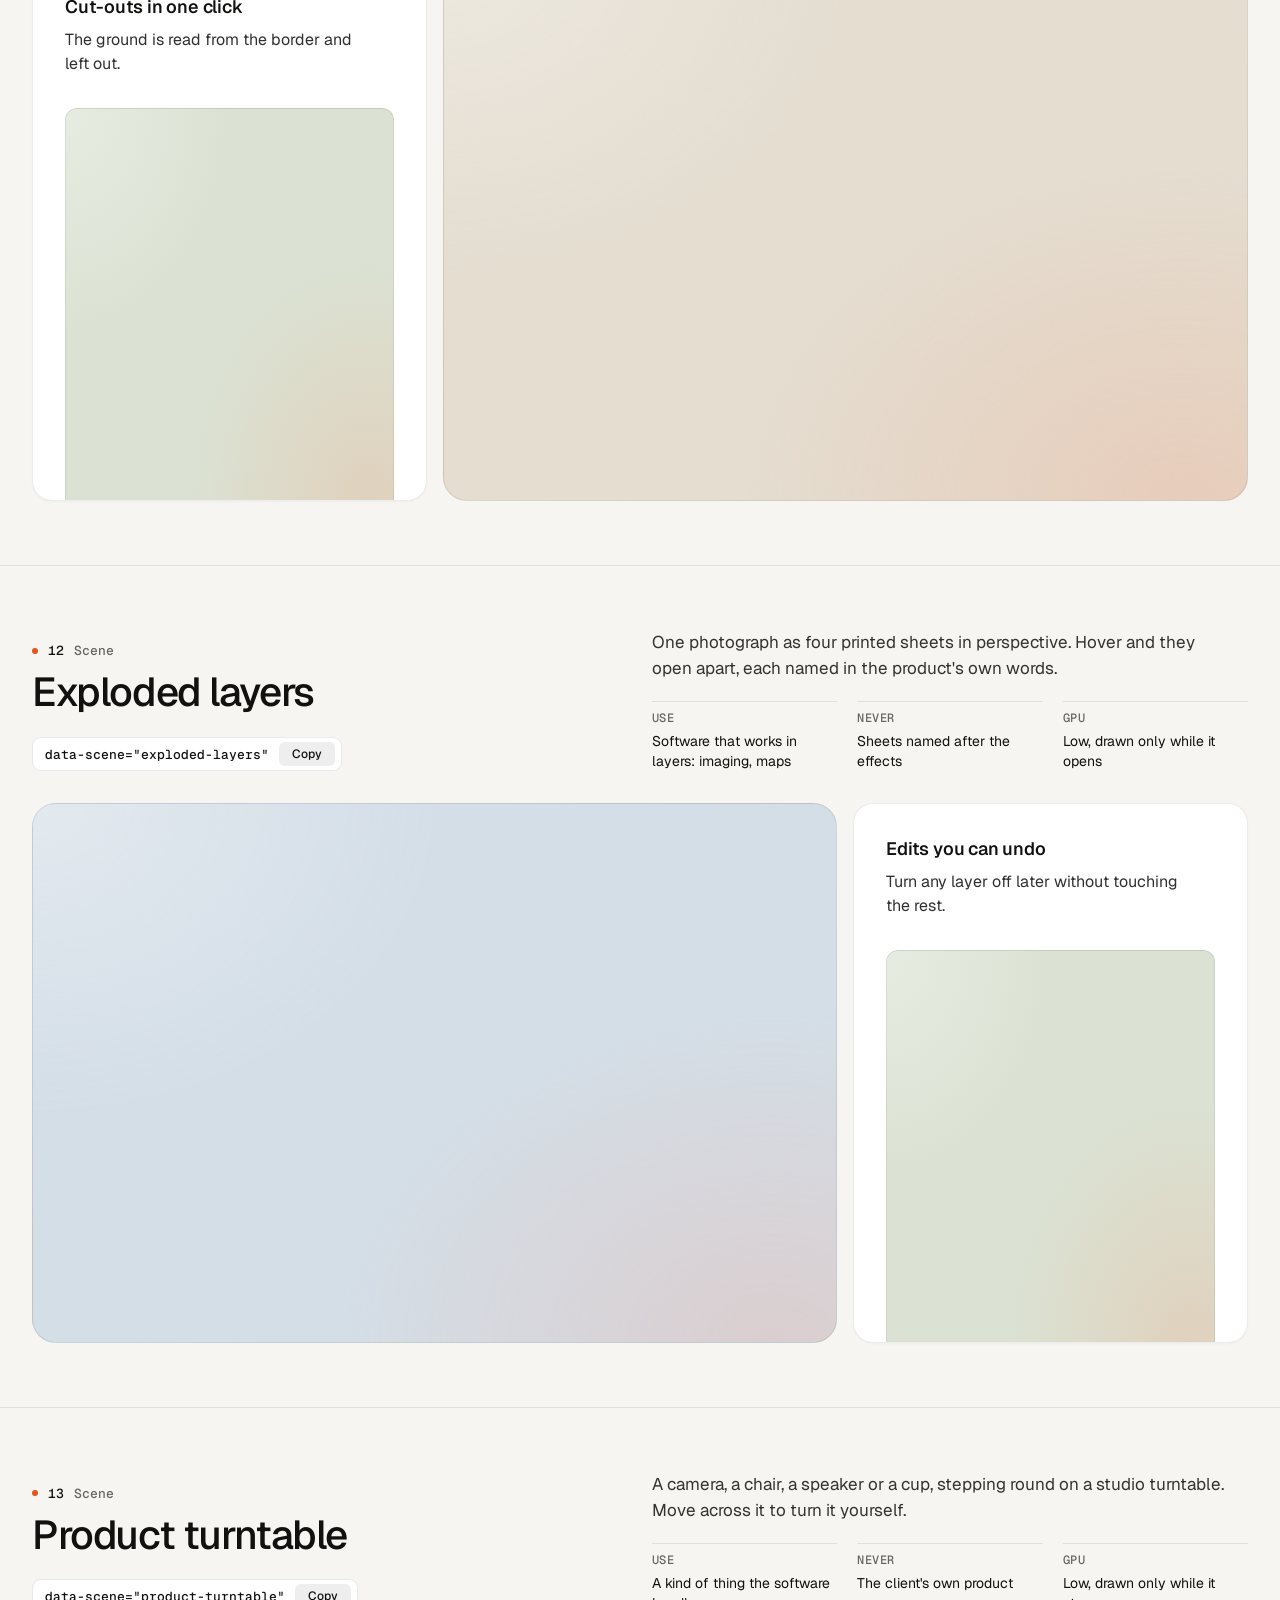
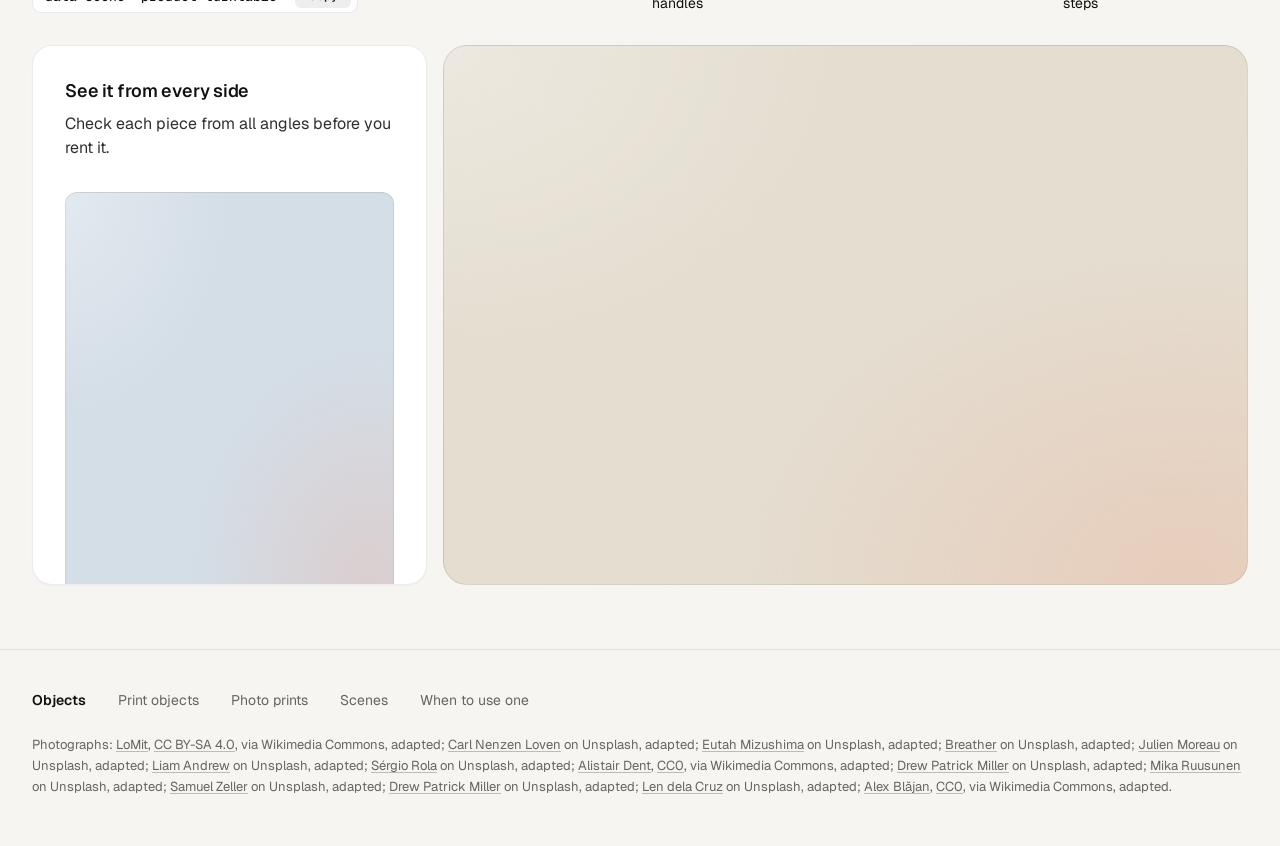
<file: .claude/skills/design-taste-frontend/assets/objects/index.html>
<!doctype html>
<html lang="en" data-palette="paper">
<head>
<script>window.__tpGlMax = 16;   /* a gallery shows many live effects at once; a page of a site keeps the default 4 (fx.js) */</script>
<meta charset="utf-8">
<meta name="viewport" content="width=device-width, initial-scale=1">
<title>Objects</title>
<meta name="description" content="Thirteen objects for one strong moment a page: products drawn in code, photographs printed by a shader, scenes that answer the pointer.">
<link rel="icon" href="data:,">
<link rel="preconnect" href="https://fonts.googleapis.com">
<link rel="preconnect" href="https://fonts.gstatic.com" crossorigin>
<link href="https://fonts.googleapis.com/css2?family=Geist:wght@300..700&family=Geist+Mono:wght@400;500&display=swap" rel="stylesheet">
<link rel="stylesheet" href="../ui/base.css">
<link rel="stylesheet" href="../ui/cards.css">
<style>
  /* palettes: page tokens, four grounds (--g1 sand, --g2 sky, --g3 sage, --g4 deep) and the globe's sea */
  :root {
    --font-text: "Geist", system-ui, sans-serif; --font-mono: "Geist Mono", ui-monospace, monospace;
    --ease: cubic-bezier(.2, .7, .2, 1);
    --gutter: 32px; --max: 1312px;
  }
  [data-palette="paper"] { --bg: #f6f5f1; --card: #ffffff; --surface: #ffffff; --ink: #111110; --muted: #66655f; --accent: #e5531c; --accent-ink: #ffffff;
    --g1: #e4ddd0; --g2: #d4dee7; --g3: #dbe2d3; --g4: #1a2230; --sea: #2f6aa8; --line: rgb(17 17 16 / 0.09); }
  [data-palette="stone"] { --bg: #e6e5e1; --card: #f3f2ef; --surface: #f3f2ef; --ink: #1a1b1d; --muted: #5d5e62; --accent: #2456d6; --accent-ink: #ffffff;
    --g1: #d6d5d0; --g2: #c9d4df; --g3: #dad3c6; --g4: #1d2633; --sea: #2456d6; --line: rgb(26 27 29 / 0.1); }
  [data-palette="graphite"] { --bg: #0b0b0c; --card: #141416; --surface: #141416; --ink: #f2f2ef; --muted: #96979c; --accent: #ff7a3c; --accent-ink: #120c08;
    --g1: #1e1d1b; --g2: #17202a; --g3: #1b201b; --g4: #23262c; --sea: #4f9be0; --line: rgb(242 242 239 / 0.09); }
  [data-palette="night"] { --bg: #070b14; --card: #0e1420; --surface: #0e1420; --ink: #e9edf3; --muted: #8b94a4; --accent: #5ab9fc; --accent-ink: #07101a;
    --g1: #121a29; --g2: #0f2231; --g3: #16202b; --g4: #1b2536; --sea: #5ab9fc; --line: rgb(233 237 243 / 0.09); }

  * { box-sizing: border-box; }
  html { scroll-padding-top: 64px; }
  html, body { margin: 0; }
  body { font-family: var(--font-text); background: var(--bg); color: var(--ink); -webkit-font-smoothing: antialiased; font-size: 16px; line-height: 1.5;
    transition: background-color 320ms var(--ease), color 320ms var(--ease); }
  a { color: inherit; }
  .wrap { max-width: var(--max); margin: 0 auto; padding: 0 var(--gutter); }

  /* ------------------------------------------------ the bar */
  .bar { position: sticky; top: 0; z-index: 30; background: color-mix(in oklab, var(--bg) 84%, transparent); backdrop-filter: blur(16px) saturate(1.2); border-bottom: 1px solid var(--line); }
  .bar__in { height: 64px; display: flex; align-items: center; gap: 32px; }
  .brand { display: inline-flex; align-items: center; gap: 10px; font-weight: 600; font-size: 15px; letter-spacing: -0.01em; text-decoration: none; }
  .brand svg { width: 22px; height: 22px; }
  .brand svg .a { fill: var(--accent); transition: transform 420ms var(--ease); transform-origin: 11px 11px; }
  .brand:hover svg .a { transform: rotate(90deg); }
  .nav { display: flex; gap: 24px; font-size: 14px; }
  .nav a { position: relative; text-decoration: none; color: var(--muted); transition: color 180ms ease; padding: 6px 0; }
  .nav a::after { content: ""; position: absolute; left: 0; right: 0; bottom: 0; height: 1px; background: currentColor; transform: scaleX(0); transform-origin: left; transition: transform 260ms var(--ease); }
  .nav a:hover { color: var(--ink); }
  .nav a:hover::after { transform: scaleX(1); }
  .sp { flex: 1; }
  .swatches { display: flex; align-items: center; gap: 6px; padding: 4px; border-radius: 999px; border: 1px solid var(--line); background: var(--card); }
  .sw { position: relative; width: 26px; height: 26px; border-radius: 50%; border: 0; padding: 0; cursor: pointer; background: linear-gradient(135deg, var(--s-bg) 0 50%, var(--s-ac) 50% 100%);
    box-shadow: inset 0 0 0 1px rgb(0 0 0 / 0.12); transition: transform 200ms var(--ease); }
  .sw::after { content: ""; position: absolute; inset: -3px; border-radius: 50%; box-shadow: 0 0 0 1.5px var(--ink); opacity: 0; transform: scale(0.8); transition: opacity 200ms ease, transform 260ms var(--ease); }
  .sw:hover { transform: scale(1.08); }
  .sw:active { transform: scale(0.94); }
  .sw[aria-pressed="true"]::after { opacity: 1; transform: scale(1); }
  .sw:focus-visible { outline: 2px solid var(--ink); outline-offset: 3px; }
  .sw-label { font-size: 13px; color: var(--muted); min-width: 60px; text-align: right; }

  /* ------------------------------------------------ grounds: a soft lit mesh of the ground's own tone, a fine grain */
  .gr, .card > .panel.gr { --calm-k: 0%; background-color: var(--pg);
    background-image:
      radial-gradient(80% 90% at 92% 100%, color-mix(in oklab, var(--accent) 13%, var(--pg)), transparent 68%),
      radial-gradient(70% 80% at 0% 0%, color-mix(in oklab, var(--lift, #ffffff) var(--lift-k, 34%), var(--pg)), transparent 72%); }
  .gr.dk, [data-palette="graphite"] .gr, [data-palette="night"] .gr { --lift: #ffffff; --lift-k: 6%; }
  .grain { position: absolute; inset: 0; z-index: 0; pointer-events: none; opacity: .32; mix-blend-mode: soft-light; border-radius: inherit;
    background-image: url("data:image/svg+xml;utf8,<svg xmlns='http://www.w3.org/2000/svg' width='160' height='160'><filter id='n'><feTurbulence type='fractalNoise' baseFrequency='.85' numOctaves='2' stitchTiles='stitch'/><feColorMatrix values='0 0 0 0 .5  0 0 0 0 .5  0 0 0 0 .5  0 0 0 .9 0'/></filter><rect width='100%' height='100%' filter='url(%23n)'/></svg>"); }
  .slot { position: absolute; inset: 0; z-index: 1; border-radius: inherit; }
  .slot > .host { position: absolute; inset: 0; border-radius: inherit; overflow: hidden; }

  /* ------------------------------------------------ hero */
  .hero { min-height: calc(100svh - 64px); display: grid; align-items: center; padding: 56px 0; }
  .hero__grid { display: grid; grid-template-columns: repeat(12, minmax(0, 1fr)); gap: 24px; align-items: center; }
  .hero__copy { grid-column: 1 / span 5; }
  .hero h1 { margin: 0; font-size: clamp(44px, 3.4vw + 12px, 72px); line-height: 1.02; letter-spacing: -0.045em; font-weight: 520; text-wrap: balance; }
  .hero__lede { margin: 24px 0 0; font-size: 19px; line-height: 1.5; color: var(--muted); max-width: 40ch; text-wrap: pretty; }
  .index { margin: 40px 0 0; padding: 0; list-style: none; border-top: 1px solid var(--line); max-width: 460px; }
  .index a { display: grid; grid-template-columns: 1fr auto 20px; align-items: center; gap: 16px; padding: 14px 0; border-bottom: 1px solid var(--line); text-decoration: none; font-size: 16px; font-weight: 500; }
  .index a span { font: 500 13px/1 var(--font-mono); color: var(--muted); }
  .index a svg { width: 16px; height: 16px; transition: transform 260ms var(--ease); }
  .index a:hover svg { transform: translateX(4px); }
  .hero__pics { grid-column: 7 / span 6; display: grid; grid-template-columns: 1fr 1fr; gap: 16px; height: min(70svh, 660px); min-height: 440px; }
  .pic { position: relative; overflow: clip; border-radius: 20px; border: 1px solid var(--line); isolation: isolate; }
  .pic img { position: absolute; inset: 0; width: 100%; height: 100%; object-fit: cover; object-position: 50% 42%; display: block; }
  .pic--down { margin-top: 48px; }

  /* ------------------------------------------------ an object, one screen */
  .obj { min-height: calc(100svh - 64px); display: grid; align-content: center; padding: 64px 0; border-top: 1px solid var(--line); }
  .obj__head { display: grid; grid-template-columns: repeat(12, minmax(0, 1fr)); gap: 24px; align-items: end; margin-bottom: 32px; }
  .obj__title { grid-column: 1 / span 5; }
  .obj__n { margin: 0 0 14px; font: 500 13px/1 var(--font-mono); color: var(--muted); display: flex; gap: 10px; align-items: center; }
  .obj__n b { color: var(--ink); font-weight: 500; }
  .obj__n i { width: 6px; height: 6px; border-radius: 50%; background: var(--accent); display: inline-block; }
  .obj h2 { margin: 0; font-size: clamp(34px, 1.9vw + 16px, 52px); line-height: 1.04; letter-spacing: -0.035em; font-weight: 520; text-wrap: balance; }
  .obj__about { grid-column: 7 / span 6; }
  .obj__line { margin: 0; font-size: 17px; line-height: 1.5; color: color-mix(in oklab, var(--ink) 82%, var(--bg)); max-width: 52ch; text-wrap: pretty; }
  .facts { display: grid; grid-template-columns: repeat(3, minmax(0, 1fr)); gap: 20px; margin: 20px 0 0; }
  .facts div { border-top: 1px solid var(--line); padding-top: 10px; }
  .facts dt { font: 500 12px/1 var(--font-mono); color: var(--muted); text-transform: uppercase; letter-spacing: .04em; }
  .facts dd { margin: 8px 0 0; font-size: 14px; line-height: 1.4; }
  .copy { margin-top: 24px; display: inline-flex; align-items: center; gap: 10px; height: 34px; padding: 0 6px 0 12px; border-radius: 9px; border: 1px solid var(--line);
    background: var(--card); color: var(--ink); font: 500 13px/1 var(--font-mono); cursor: pointer; transition: border-color 180ms ease, transform 160ms var(--ease); }
  .copy:hover { border-color: color-mix(in oklab, var(--ink) 24%, transparent); }
  .copy:active { transform: scale(0.97); }
  .copy:focus-visible { outline: 2px solid var(--ink); outline-offset: 2px; }
  .copy em { font-style: normal; display: inline-grid; place-items: center; height: 24px; padding: 0 8px; border-radius: 6px; background: color-mix(in oklab, var(--ink) 7%, transparent); font-family: var(--font-text); font-size: 12px; overflow: hidden; }
  .copy em span { grid-area: 1 / 1; transition: transform 260ms var(--ease), opacity 200ms ease; }
  .copy em span + span { transform: translateY(110%); opacity: 0; }
  .copy.done em span:first-child { transform: translateY(-110%); opacity: 0; }
  .copy.done em span + span { transform: none; opacity: 1; }

  .duo { display: grid; grid-template-columns: repeat(12, minmax(0, 1fr)); gap: 16px; height: clamp(400px, calc(100svh - 360px), 600px); }
  .big { grid-column: 1 / span 8; position: relative; overflow: clip; isolation: isolate; border-radius: 24px; border: 1px solid var(--line); }
  .duo .card { grid-column: 9 / span 4; }
  .obj:nth-of-type(even) .big { grid-column: 5 / span 8; grid-row: 1; }
  .obj:nth-of-type(even) .duo .card { grid-column: 1 / span 4; grid-row: 1; }
  .duo .card > .panel { flex: 1 1 auto; min-height: 0; }

  /* ------------------------------------------------ footer */
  .foot { border-top: 1px solid var(--line); padding: 40px 0 48px; font-size: 14px; color: var(--muted); }
  .foot__row { display: flex; flex-wrap: wrap; gap: 12px 32px; align-items: baseline; }
  .foot__row b { color: var(--ink); font-weight: 600; }
  .foot__row a { text-decoration: none; }
  .foot__row a:hover { color: var(--ink); }
  .credits { margin: 24px 0 0; font-size: 13px; line-height: 1.6; color: var(--muted); }
  .credits a { text-decoration: underline; text-decoration-color: color-mix(in oklab, currentColor 40%, transparent); text-underline-offset: 2px; }

  @media (max-width: 1023px) {
    .hero__copy, .hero__pics { grid-column: 1 / -1; }
    .hero__pics { height: auto; min-height: 0; }
    .pic { aspect-ratio: 3 / 4; }
    .obj__title, .obj__about { grid-column: 1 / -1; }
    .duo { height: auto; grid-template-columns: minmax(0, 1fr); }
    .big, .duo .card, .obj:nth-of-type(even) .big, .obj:nth-of-type(even) .duo .card { grid-column: 1 / -1; grid-row: auto; }
    .big { aspect-ratio: 4 / 3; }
    .duo .card > .panel { flex: none; height: 320px; }
  }
  @media (max-width: 760px) {
    :root { --gutter: 16px; }
    .nav, .sw-label { display: none; }
    .hero { padding: 32px 0 40px; }
    .hero__lede { font-size: 17px; }
    .hero__pics { gap: 10px; }
    .pic { border-radius: 16px; }
    .pic--down { margin-top: 28px; }
    .obj { padding: 72px 0; min-height: 0; }
    .obj .wrap { display: flex; flex-direction: column; }
    .obj__head, .obj__about { display: contents; }
    .obj__title { order: 1; margin-bottom: 16px; }
    .obj__line { order: 2; margin-bottom: 28px; }
    .duo { order: 3; }
    .facts { order: 4; margin-top: 28px; }
    .copy, .index { display: none; }
    .facts { grid-template-columns: minmax(0, 1fr); gap: 0; }
    .facts div { display: grid; grid-template-columns: 96px 1fr; gap: 12px; padding: 10px 0; }
    .facts dd { margin: 0; }
    .big { aspect-ratio: 4 / 5; border-radius: 18px; }
    .duo .card > .panel { height: 300px; }
  }
  @media (prefers-reduced-motion: reduce) { *, *::before, *::after { transition-duration: 0ms !important; } }
</style>
</head>
<body>
<header class="bar">
  <div class="wrap bar__in">
    <a class="brand" href="#top" aria-label="Objects, back to the top">
      <svg viewBox="0 0 22 22" aria-hidden="true"><rect x="1" y="1" width="20" height="20" rx="6" fill="currentColor"/><rect class="a" x="7" y="7" width="8" height="8" rx="2"/></svg>
      Objects
    </a>
    <nav class="nav" aria-label="Families">
      <a href="#print-cup">Print objects</a>
      <a href="#photo-halftone">Photo prints</a>
      <a href="#split-reveal">Scenes</a>
    </nav>
    <span class="sp"></span>
    <span class="sw-label" id="sw-label">Paper</span>
    <div class="swatches" role="group" aria-label="Palette">
      <button type="button" class="sw" data-pal="paper" aria-label="Paper" aria-pressed="true" style="--s-bg:#f6f5f1;--s-ac:#e5531c"></button>
      <button type="button" class="sw" data-pal="stone" aria-label="Stone" aria-pressed="false" style="--s-bg:#e6e5e1;--s-ac:#2456d6"></button>
      <button type="button" class="sw" data-pal="graphite" aria-label="Graphite" aria-pressed="false" style="--s-bg:#141416;--s-ac:#ff7a3c"></button>
      <button type="button" class="sw" data-pal="night" aria-label="Night" aria-pressed="false" style="--s-bg:#0e1420;--s-ac:#5ab9fc"></button>
    </div>
  </div>
</header>

<main id="top">
  <section class="hero">
    <div class="wrap hero__grid">
      <div class="hero__copy">
        <h1>Objects for one strong moment a page.</h1>
        <p class="hero__lede">Products drawn in code, photographs printed by a shader, and scenes that answer the pointer. A photograph leads where there is one. An object leads where there is none.</p>
        <ul class="index">
          <li><a href="#print-cup">Print objects <span>05</span><svg viewBox="0 0 16 16" fill="none" stroke="currentColor" stroke-width="1.5" aria-hidden="true"><path d="M3 8h10M9 4l4 4-4 4"/></svg></a></li>
          <li><a href="#photo-halftone">Photo prints <span>03</span><svg viewBox="0 0 16 16" fill="none" stroke="currentColor" stroke-width="1.5" aria-hidden="true"><path d="M3 8h10M9 4l4 4-4 4"/></svg></a></li>
          <li><a href="#split-reveal">Scenes <span>05</span><svg viewBox="0 0 16 16" fill="none" stroke="currentColor" stroke-width="1.5" aria-hidden="true"><path d="M3 8h10M9 4l4 4-4 4"/></svg></a></li>
        </ul>
      </div>
      <div class="hero__pics">
        <div class="pic"><img src="photo-kit/photos/lamp.jpg" width="1280" height="1757" alt="Cream ceramic table lamp on a glossy side table in low sun" decoding="async"></div>
        <article class="pic pic--down gr" style="--pg: var(--g1)" aria-label="A balanced-arm desk lamp">
          <div class="grain"></div>
          <div class="slot" data-slot='{"kind":"print","id":"print-lamp","place":"card","ground":"g1","params":{"size":1.06,"x":-0.08,"y":-0.2}}'></div>
        </article>
      </div>
    </div>
  </section>

  <!-- ===================================================== print objects -->
  <section class="obj" id="print-cup">
    <div class="wrap">
      <div class="obj__head">
        <div class="obj__title"><p class="obj__n"><i></i><b>01</b> Print object</p><h2>Cup and saucer</h2>
          <button type="button" class="copy" data-copy='<div data-print="print-cup" data-print-place="card"></div>'>data-print="print-cup"<em><span>Copy</span><span>Copied</span></em></button></div>
        <div class="obj__about">
          <p class="obj__line">A porcelain cup of coffee on its saucer, the glaze in your accent. Click it to stir.</p>
          <dl class="facts"><div><dt>Leads</dt><dd>A tableware maker with no photographs</dd></div><div><dt>As a print</dt><dd>A software card about a morning</dd></div><div><dt>GPU</dt><dd>High while it turns, one frame at rest</dd></div></dl>
        </div>
      </div>
      <div class="duo">
        <article class="big gr" style="--pg: var(--g1)"><div class="grain"></div>
          <div class="slot" data-slot='{"kind":"print","id":"print-cup","place":"hero","ground":"g1","params":{"size":0.96,"x":0.16,"y":-0.04}}'></div></article>
        <article class="card"><h3>Morning digest</h3><p>One email at 8:00 with everything that changed overnight.</p>
          <div class="panel gr" style="--pg: var(--g2)"><div class="grain"></div>
            <div class="slot" data-slot='{"kind":"print","id":"print-cup","place":"card","ground":"g2","params":{"effect":"halftone","turn":0}}'></div></div></article>
      </div>
    </div>
  </section>

  <section class="obj" id="print-wheel">
    <div class="wrap">
      <div class="obj__head">
        <div class="obj__title"><p class="obj__n"><i></i><b>02</b> Print object</p><h2>Bicycle wheel</h2>
          <button type="button" class="copy" data-copy='<div data-print="print-wheel" data-print-place="card"></div>'>data-print="print-wheel"<em><span>Copy</span><span>Copied</span></em></button></div>
        <div class="obj__about">
          <p class="obj__line">A road wheel with a tan-wall tyre, an alloy rim and 24 spokes, the hub in your accent. Click it to spin it up.</p>
          <dl class="facts"><div><dt>Leads</dt><dd>A maker of wheels or hubs, never a whole bike</dd></div><div><dt>As a print</dt><dd>A card about speed or a mechanism</dd></div><div><dt>GPU</dt><dd>High while it turns, one frame at rest</dd></div></dl>
        </div>
      </div>
      <div class="duo">
        <article class="big gr" style="--pg: var(--g2)"><div class="grain"></div>
          <div class="slot" data-slot='{"kind":"print","id":"print-wheel","place":"card","ground":"g2","params":{"size":1.34,"x":-0.08,"y":-0.3}}'></div></article>
        <article class="card"><h3>Background sync</h3><p>Runs every five minutes, whether the app is open or not.</p>
          <div class="panel gr" style="--pg: var(--g3)"><div class="grain"></div>
            <div class="slot" data-slot='{"kind":"print","id":"print-wheel","place":"card","ground":"g3","params":{"effect":"halftone","turn":0}}'></div></div></article>
      </div>
    </div>
  </section>

  <section class="obj" id="print-lamp">
    <div class="wrap">
      <div class="obj__head">
        <div class="obj__title"><p class="obj__n"><i></i><b>03</b> Print object</p><h2>Desk lamp</h2>
          <button type="button" class="copy" data-copy='<div data-print="print-lamp" data-print-place="card"></div>'>data-print="print-lamp"<em><span>Copy</span><span>Copied</span></em></button></div>
        <div class="obj__about">
          <p class="obj__line">A balanced-arm desk lamp on chrome springs, the base and shade enamelled in your accent. Click it to switch it on.</p>
          <dl class="facts"><div><dt>Leads</dt><dd>A lighting maker with no photographs</dd></div><div><dt>As a print</dt><dd>A card about focus or working late</dd></div><div><dt>GPU</dt><dd>High while it moves, one frame at rest</dd></div></dl>
        </div>
      </div>
      <div class="duo">
        <article class="big gr" style="--pg: var(--g3)"><div class="grain"></div>
          <div class="slot" data-slot='{"kind":"print","id":"print-lamp","place":"hero","ground":"g3","params":{"size":0.98,"x":0.14,"y":-0.06,"angle":-24}}'></div></article>
        <article class="card"><h3>Focus mode</h3><p>Alerts wait until you switch it off.</p>
          <div class="panel gr dk" style="--pg: var(--g4)"><div class="grain"></div>
            <div class="slot" data-slot='{"kind":"print","id":"print-lamp","place":"card","ground":"g4","params":{"effect":"dither","step":1,"turn":0}}' aria-label="A desk lamp, switched on"></div></div></article>
      </div>
    </div>
  </section>

  <section class="obj" id="print-globe">
    <div class="wrap">
      <div class="obj__head">
        <div class="obj__title"><p class="obj__n"><i></i><b>04</b> Print object</p><h2>Desk globe</h2>
          <button type="button" class="copy" data-copy='<div data-print="print-globe" data-print-place="card" data-print-params=&apos;{"effect":"engrave"}&apos;></div>'>data-print="print-globe"<em><span>Copy</span><span>Copied</span></em></button></div>
        <div class="obj__about">
          <p class="obj__line">A desk globe with the real coastlines, a brass meridian and a walnut stand. Its sea takes a blue or teal accent. Click it to spin.</p>
          <dl class="facts"><div><dt>Leads</dt><dd>A maker of globes or maps</dd></div><div><dt>As a print</dt><dd>A card about regions or shipping</dd></div><div><dt>GPU</dt><dd>High while it turns, one frame at rest</dd></div></dl>
        </div>
      </div>
      <div class="duo">
        <article class="big gr" style="--pg: var(--g2)"><div class="grain"></div>
          <div class="slot" data-slot='{"kind":"print","id":"print-globe","place":"card","ground":"g2","sea":true,"params":{"size":1.3,"x":-0.1,"y":-0.3}}'></div></article>
        <article class="card"><h3>14 regions</h3><p>Pick where your data lives. Move it later in two clicks.</p>
          <div class="panel gr dk" style="--pg: var(--g4)"><div class="grain"></div>
            <div class="slot" data-slot='{"kind":"print","id":"print-globe","place":"card","ground":"g4","sea":true,"params":{"effect":"engrave","turn":0}}'></div></div></article>
      </div>
    </div>
  </section>

  <section class="obj" id="print-cards">
    <div class="wrap">
      <div class="obj__head">
        <div class="obj__title"><p class="obj__n"><i></i><b>05</b> Print object</p><h2>Playing cards</h2>
          <button type="button" class="copy" data-copy='<div data-print="print-cards" data-print-place="card"></div>'>data-print="print-cards"<em><span>Copy</span><span>Copied</span></em></button></div>
        <div class="obj__about">
          <p class="obj__line">A stack of playing cards, the ace of diamonds face up and the backs in your accent. Click to fan them out.</p>
          <dl class="facts"><div><dt>Leads</dt><dd>A maker of card or board games</dd></div><div><dt>As a print</dt><dd>A games card about a hand or a deal</dd></div><div><dt>GPU</dt><dd>High while it moves, one frame at rest</dd></div></dl>
        </div>
      </div>
      <div class="duo">
        <article class="big gr" style="--pg: var(--g3)"><div class="grain"></div>
          <div class="slot" data-slot='{"kind":"print","id":"print-cards","place":"hero","ground":"g3","params":{"size":0.98,"x":0.16,"y":-0.04}}'></div></article>
        <article class="card"><h3>Fair draws</h3><p>Every shuffle is logged, so any player can check a deal.</p>
          <div class="panel gr" style="--pg: var(--g1)"><div class="grain"></div>
            <div class="slot" data-slot='{"kind":"print","id":"print-cards","place":"card","ground":"g1","params":{"effect":"halftone","turn":0}}'></div></div></article>
      </div>
    </div>
  </section>

  <!-- ===================================================== photo prints -->
  <section class="obj" id="photo-halftone">
    <div class="wrap">
      <div class="obj__head">
        <div class="obj__title"><p class="obj__n"><i></i><b>06</b> Photo print</p><h2>Halftone photograph</h2>
          <button type="button" class="copy" data-copy="import print from './assets/objects/photo-halftone/object.js'; print.mount(frame, { palette: fx.readPalette(frame) });">photo-halftone<em><span>Copy</span><span>Copied</span></em></button></div>
        <div class="obj__about">
          <p class="obj__line">One photograph in one ink: round dots on a 45° screen, clean paper in the light. Point at it and a loupe shows its colour.</p>
          <dl class="facts"><div><dt>Use</dt><dd>One photograph band on a design or software page</dd></div><div><dt>Never</dt><dd>A hero photograph, a cafe, a guesthouse</dd></div><div><dt>GPU</dt><dd>Low, one context, still at rest</dd></div></dl>
        </div>
      </div>
      <div class="duo">
        <article class="big gr" style="--pg: var(--g1)">
          <div class="slot" data-slot='{"kind":"photo","id":"photo-halftone","ground":"g1","photo":"concrete"}'></div></article>
        <article class="card"><h3>Screens for print</h3><p>Send any photograph to press as a one-ink halftone.</p>
          <div class="panel gr" style="--pg: var(--g2)">
            <div class="slot" data-slot='{"kind":"photo","id":"photo-halftone","ground":"g2","photo":"lamp","params":{"tint":1}}'></div></div></article>
      </div>
    </div>
  </section>

  <section class="obj" id="photo-engraving">
    <div class="wrap">
      <div class="obj__head">
        <div class="obj__title"><p class="obj__n"><i></i><b>07</b> Photo print</p><h2>Engraved photograph</h2>
          <button type="button" class="copy" data-copy="import print from './assets/objects/photo-engraving/object.js'; print.mount(frame, { palette: fx.readPalette(frame) });">photo-engraving<em><span>Copy</span><span>Copied</span></em></button></div>
        <div class="obj__about">
          <p class="obj__line">Diagonal lines that swell in the shadows and bend over the forms, over a light wash of the photograph's colour. Point at it and the lines part.</p>
          <dl class="facts"><div><dt>Use</dt><dd>A tile whose subject is the photograph</dd></div><div><dt>Never</dt><dd>A hero photograph, a cafe, a guesthouse</dd></div><div><dt>GPU</dt><dd>Low, one context, still at rest</dd></div></dl>
        </div>
      </div>
      <div class="duo">
        <article class="big gr" style="--pg: var(--g2)">
          <div class="slot" data-slot='{"kind":"photo","id":"photo-engraving","ground":"g2","photo":"platform","photoDark":"concrete"}'></div></article>
        <article class="card"><h3>Line art from a photo</h3><p>Turn a product shot into a plate for packaging.</p>
          <div class="panel gr" style="--pg: var(--g3)">
            <div class="slot" data-slot='{"kind":"photo","id":"photo-engraving","ground":"g3","photo":"concrete","photoDark":"room"}'></div></div></article>
      </div>
    </div>
  </section>

  <section class="obj" id="photo-dither">
    <div class="wrap">
      <div class="obj__head">
        <div class="obj__title"><p class="obj__n"><i></i><b>08</b> Photo print</p><h2>Dithered photograph</h2>
          <button type="button" class="copy" data-copy="import print from './assets/objects/photo-dither/object.js'; print.mount(frame, { palette: fx.readPalette(frame) });">photo-dither<em><span>Copy</span><span>Copied</span></em></button></div>
        <div class="obj__about">
          <p class="obj__line">A three-colour grain from the photograph's deepest and most colourful tones. Point at it and the photograph develops through the grain.</p>
          <dl class="facts"><div><dt>Use</dt><dd>A games or AI page's one photograph</dd></div><div><dt>Never</dt><dd>A hero photograph, a cafe, a guesthouse</dd></div><div><dt>GPU</dt><dd>Low, one context, still at rest</dd></div></dl>
        </div>
      </div>
      <div class="duo">
        <article class="big gr" style="--pg: var(--g3)">
          <div class="slot" data-slot='{"kind":"photo","id":"photo-dither","ground":"g3","photo":"room"}'></div></article>
        <article class="card"><h3>Three colours, any picture</h3><p>A grain that keeps a photograph readable in two inks and the paper.</p>
          <div class="panel gr" style="--pg: var(--g1)">
            <div class="slot" data-slot='{"kind":"photo","id":"photo-dither","ground":"g1","photo":"platform"}'></div></div></article>
      </div>
    </div>
  </section>

  <!-- ===================================================== scenes -->
  <section class="obj" id="split-reveal">
    <div class="wrap">
      <div class="obj__head">
        <div class="obj__title"><p class="obj__n"><i></i><b>09</b> Scene</p><h2>Split reveal</h2>
          <button type="button" class="copy" data-copy='<div data-scene="split-reveal" data-scene-src="assets/img/photo.jpg"></div>'>data-scene="split-reveal"<em><span>Copy</span><span>Copied</span></em></button></div>
        <div class="obj__about">
          <p class="obj__line">One photograph, half of it printed as a halftone screen. The line follows the pointer; on a phone it follows a drag.</p>
          <dl class="facts"><div><dt>Use</dt><dd>A photo or design app, a device, a game's key art</dd></div><div><dt>Never</dt><dd>A place, a service, a product page</dd></div><div><dt>GPU</dt><dd>Low, drawn only while the line moves</dd></div></dl>
        </div>
      </div>
      <div class="duo">
        <article class="big gr" style="--pg: var(--g2)">
          <div class="slot" data-slot='{"kind":"scene","id":"split-reveal","ground":"g2","src":"default"}'></div></article>
        <article class="card"><h3>Before and after</h3><p>Drag the line to compare the print with the original.</p>
          <div class="panel gr" style="--pg: var(--g1)">
            <div class="slot" data-slot='{"kind":"scene","id":"split-reveal","ground":"g1","src":"roof","params":{"side":"right","split":0.42}}'></div></div></article>
      </div>
    </div>
  </section>

  <section class="obj" id="dither-sequence">
    <div class="wrap">
      <div class="obj__head">
        <div class="obj__title"><p class="obj__n"><i></i><b>10</b> Scene</p><h2>Dither sequence</h2>
          <button type="button" class="copy" data-copy='<div data-scene="dither-sequence" data-scene-src=&apos;[{"src":"a.jpg"},{"src":"b.jpg"}]&apos;></div>'>data-scene="dither-sequence"<em><span>Copy</span><span>Copied</span></em></button></div>
        <div class="obj__about">
          <p class="obj__line">Two to six photographs that belong together, dithered and cut one to the next like a slow film. Move across it to pick a frame.</p>
          <dl class="facts"><div><dt>Use</dt><dd>A device from several sides, a game's scenes</dd></div><div><dt>Never</dt><dd>A random or mood set of pictures</dd></div><div><dt>GPU</dt><dd>Low, drawn only during a cut</dd></div></dl>
        </div>
      </div>
      <div class="duo">
        <article class="big gr" style="--pg: var(--g3)">
          <div class="slot" data-slot='{"kind":"scene","id":"dither-sequence","ground":"g3","src":"default"}'></div></article>
        <article class="card"><h3>Every version kept</h3><p>Step back through earlier versions of a picture.</p>
          <div class="panel gr" style="--pg: var(--g2)">
            <div class="slot" data-slot='{"kind":"scene","id":"dither-sequence","ground":"g2","src":"spirals","params":{"fit":"contain","autoplay":0}}'></div></div></article>
      </div>
    </div>
  </section>

  <section class="obj" id="dot-object">
    <div class="wrap">
      <div class="obj__head">
        <div class="obj__title"><p class="obj__n"><i></i><b>11</b> Scene</p><h2>Dot object</h2>
          <button type="button" class="copy" data-copy='<div data-scene="dot-object" data-scene-src="assets/img/object-on-white.jpg"></div>'>data-scene="dot-object"<em><span>Copy</span><span>Copied</span></em></button></div>
        <div class="obj__about">
          <p class="obj__line">An object cut out of its photograph and set in dots that keep its tones. Under the pointer the dots take its real colour.</p>
          <dl class="facts"><div><dt>Use</dt><dd>A thing shot on a plain ground, or a cut-out</dd></div><div><dt>Never</dt><dd>A busy or sunlit background</dd></div><div><dt>GPU</dt><dd>Low, one draw call while the loupe moves</dd></div></dl>
        </div>
      </div>
      <div class="duo">
        <article class="big gr" style="--pg: var(--g1)">
          <div class="slot" data-slot='{"kind":"scene","id":"dot-object","ground":"g1","src":"default"}'></div></article>
        <article class="card"><h3>Cut-outs in one click</h3><p>The ground is read from the border and left out.</p>
          <div class="panel gr" style="--pg: var(--g3)">
            <div class="slot" data-slot='{"kind":"scene","id":"dot-object","ground":"g3","src":"dahlia"}'></div></div></article>
      </div>
    </div>
  </section>

  <section class="obj" id="exploded-layers">
    <div class="wrap">
      <div class="obj__head">
        <div class="obj__title"><p class="obj__n"><i></i><b>12</b> Scene</p><h2>Exploded layers</h2>
          <button type="button" class="copy" data-copy='<div data-scene="exploded-layers" data-scene-src="assets/img/photo.jpg" data-scene-params=&apos;{"names":["Photo","Colour","Light","Depth"]}&apos;></div>'>data-scene="exploded-layers"<em><span>Copy</span><span>Copied</span></em></button></div>
        <div class="obj__about">
          <p class="obj__line">One photograph as four printed sheets in perspective. Hover and they open apart, each named in the product's own words.</p>
          <dl class="facts"><div><dt>Use</dt><dd>Software that works in layers: imaging, maps</dd></div><div><dt>Never</dt><dd>Sheets named after the effects</dd></div><div><dt>GPU</dt><dd>Low, drawn only while it opens</dd></div></dl>
        </div>
      </div>
      <div class="duo">
        <article class="big gr" style="--pg: var(--g2)">
          <div class="slot" data-slot='{"kind":"scene","id":"exploded-layers","ground":"g2","src":"default","params":{"names":["Photo","Colour","Light","Depth"]}}'></div></article>
        <article class="card"><h3>Edits you can undo</h3><p>Turn any layer off later without touching the rest.</p>
          <div class="panel gr" style="--pg: var(--g3)">
            <div class="slot" data-slot='{"kind":"scene","id":"exploded-layers","ground":"g3","src":"lattice"}'></div></div></article>
      </div>
    </div>
  </section>

  <section class="obj" id="product-turntable">
    <div class="wrap">
      <div class="obj__head">
        <div class="obj__title"><p class="obj__n"><i></i><b>13</b> Scene</p><h2>Product turntable</h2>
          <button type="button" class="copy" data-copy='<div data-scene="product-turntable" data-scene-params=&apos;{"form":"chair"}&apos;></div>'>data-scene="product-turntable"<em><span>Copy</span><span>Copied</span></em></button></div>
        <div class="obj__about">
          <p class="obj__line">A camera, a chair, a speaker or a cup, stepping round on a studio turntable. Move across it to turn it yourself.</p>
          <dl class="facts"><div><dt>Use</dt><dd>A kind of thing the software handles</dd></div><div><dt>Never</dt><dd>The client's own product</dd></div><div><dt>GPU</dt><dd>Low, drawn only while it steps</dd></div></dl>
        </div>
      </div>
      <div class="duo">
        <article class="big gr" style="--pg: var(--g1)">
          <div class="slot" data-slot='{"kind":"scene","id":"product-turntable","ground":"g1","params":{"form":"camera"}}' aria-label="A camera on a turntable"></div></article>
        <article class="card"><h3>See it from every side</h3><p>Check each piece from all angles before you rent it.</p>
          <div class="panel gr" style="--pg: var(--g2)">
            <div class="slot" data-slot='{"kind":"scene","id":"product-turntable","ground":"g2","params":{"form":"chair","start":-40,"autoplay":0}}' aria-label="A side chair"></div></div></article>
      </div>
    </div>
  </section>
</main>

<footer class="foot">
  <div class="wrap">
    <div class="foot__row">
      <b>Objects</b>
      <a href="_print-core/README.md">Print objects</a>
      <a href="photo-kit/README.md">Photo prints</a>
      <a href="_scenes/README.md">Scenes</a>
      <a href="../../references/effects-objects.md">When to use one</a>
    </div>
    <p class="credits" id="credits"></p>
  </div>
</footer>

<script type="module">
  /*
    The showcase's own mounting: every [data-slot] mounts when it comes near the screen and is destroyed
    when it leaves, and never more than MAX are mounted at once, so the page holds at most 4 live WebGL
    contexts (each mounted object holds one at most; still print objects hold none).
  */
  import fx from '../effects/fx.js';
  import { creditsLine } from './photo-kit/photo.js';
  import { DEFAULT_PHOTO as SPLIT } from './split-reveal/object.js';
  import { DEFAULT_SEQUENCE } from './dither-sequence/object.js';
  import { DEFAULT_PHOTO as TULIP } from './dot-object/object.js';
  import { DEFAULT_PHOTO as MIXER } from './exploded-layers/object.js';

  const MAX = 4, CAP = { print: 4, photo: 3, scene: 4 };
  const root = document.documentElement;
  const q = new URLSearchParams(location.search);
  const U = 'https://unsplash.com/license', CC0 = 'https://creativecommons.org/publicdomain/zero/1.0/';
  const SRC = {
    roof: { id: 618, ratio: 1.5, alt: 'Curving glass and steel lattice roof in black and white', by: 'Mika Ruusunen', licence: 'Unsplash licence', licenceUrl: U, page: 'https://unsplash.com/photos/ypVM8PnygUo' },
    lattice: { id: 893, ratio: 1.5, alt: 'Curved latticed building facade forming sweeping lines', by: 'Samuel Zeller', licence: 'Unsplash licence', licenceUrl: U, page: 'https://unsplash.com/photos/j0g8taxHZa0' },
    spirals: [
      { id: 949, ratio: 0.66, alt: 'A white spiral atrium under a glass dome, seen from below', by: 'Drew Patrick Miller', licence: 'Unsplash licence', licenceUrl: U, page: 'https://unsplash.com/photos/VLT62-JzddA' },
      { id: 679, ratio: 1, alt: 'Spiralling concrete curves around a small round window', by: 'Len dela Cruz', licence: 'Unsplash licence', licenceUrl: U, page: 'https://unsplash.com/photos/ScEKf8u7y-c' },
    ],
    dahlia: { id: 'commons-minimal-orange-dahlia', source: 'commons', ratio: 1.523, width: 5830, focus: [0.5, 0.5], alt: 'An orange dahlia on a black ground', by: 'Alex Blăjan', licence: 'CC0', licenceUrl: CC0,
      url: 'https://upload.wikimedia.org/wikipedia/commons/5/5e/Minimal_orange_dahlia_%28Unsplash%29.jpg', page: 'https://commons.wikimedia.org/wiki/File:Minimal_orange_dahlia_(Unsplash).jpg' },
  };
  const DEFAULTS = { 'split-reveal': SPLIT, 'dither-sequence': DEFAULT_SEQUENCE, 'dot-object': TULIP, 'exploded-layers': MIXER };
  const lib = await fetch(new URL('./photo-kit/photos.json', import.meta.url)).then(r => r.json()).catch(() => ({ photos: [] }));
  const PHOTOS = Object.fromEntries(lib.photos.map(p => [p.key, p]));

  // ---- palette: the page tokens, a ground's paper and an ink that reads on it
  const tok = n => getComputedStyle(root).getPropertyValue(n).trim();
  const lum = hex => { const h = hex.replace('#', ''); const c = [0, 2, 4].map(i => parseInt(h.slice(i, i + 2), 16) / 255); return 0.2126 * c[0] + 0.7152 * c[1] + 0.0722 * c[2]; };
  function paletteFor(cfg) {
    const bg = tok('--' + (cfg.ground || 'g1')), ink = tok('--ink');
    const light = lum(bg) > 0.4, pageLight = lum(ink) < 0.4;
    const gInk = light ? (pageLight ? ink : '#17181b') : (pageLight ? '#eef0f2' : ink);
    return fx.normalizePalette({ bg, surface: bg, ink: gInk, accent: cfg.sea ? tok('--sea') : tok('--accent'), accentInk: tok('--accent-ink') });
  }

  // ---- mounting
  const slots = [...document.querySelectorAll('[data-slot]')];
  const st = new Map(slots.map(el => [el, { cfg: JSON.parse(el.dataset.slot), near: false, ctrl: null, host: null, busy: false }]));
  const mods = new Map();
  const load = id => { if (!mods.has(id)) mods.set(id, import(`./${id}/object.js`).then(m => m.default)); return mods.get(id); };
  // a photo print may name a darker photograph for the dark palettes (a pale one prints as a light plate there)
  const isDark = () => lum(tok('--bg')) < 0.4;
  const photoKey = cfg => (cfg.photoDark && isDark() ? cfg.photoDark : cfg.photo);
  const srcOf = cfg => {
    if (cfg.kind === 'photo') return new URL('./photo-kit/' + PHOTOS[photoKey(cfg)].file, import.meta.url).href;
    if (!cfg.src) return undefined;
    return cfg.src === 'default' ? DEFAULTS[cfg.id] : SRC[cfg.src];
  };
  // a photo print's slot shows its photograph toned into the ground until the print draws, before it
  // mounts too: never an empty panel, even on a slow device
  function underlay(box, cfg) {
    if (cfg.kind !== 'photo') return;
    const p = PHOTOS[photoKey(cfg)];
    Object.assign(box.style, { backgroundColor: 'var(--pg)', backgroundImage: 'url(' + srcOf(cfg) + ')', backgroundSize: 'cover',
      backgroundPosition: (p.focus[0] * 100) + '% ' + (p.focus[1] * 100) + '%', backgroundBlendMode: 'luminosity' });
  }
  async function mount(el) {
    const s = st.get(el);
    s.busy = true;
    try {
      const obj = await load(s.cfg.id);
      if (!s.want) return;
      const host = document.createElement('div');
      host.className = 'host';
      if (el.hasAttribute('aria-label')) host.setAttribute('aria-label', el.getAttribute('aria-label'));
      el.appendChild(host);
      const cfg = s.cfg, palette = paletteFor(cfg);
      let ctrl;
      if (cfg.kind === 'print') ctrl = obj.mount(host, { place: cfg.place, params: cfg.params || {}, palette });
      else if (cfg.kind === 'photo') {
        const p = PHOTOS[photoKey(cfg)];
        s.photo = photoKey(cfg);
        underlay(host, cfg);
        ctrl = obj.mount(host, { palette, src: srcOf(cfg), params: { focusX: p.focus[0], focusY: p.focus[1], ...(cfg.params || {}) } });
      } else ctrl = obj.mount(host, { palette, src: srcOf(cfg), params: cfg.params || {} });
      s.ctrl = ctrl; s.host = host;
    } catch (e) { console.warn('objects:', s.cfg.id, e); }
    finally { s.busy = false; if (!s.want && s.ctrl) unmount(el); schedule(); }
  }
  function unmount(el) {
    const s = st.get(el);
    if (!s.ctrl) return;
    try { s.ctrl.destroy(); } catch (e) { console.warn(e); }
    s.host?.remove();
    s.ctrl = null; s.host = null;
  }
  let queued = 0;
  function reconcile() {
    queued = 0;
    const mid = innerHeight / 2;
    const dist = el => { const r = el.getBoundingClientRect(); return Math.abs((r.top + r.bottom) / 2 - mid); };
    // the nearest first, at most MAX, and at most CAP of one family (photo-kit warns past 3)
    const near = [], kinds = {};
    for (const el of slots.filter(e => st.get(e).near).sort((a, b) => dist(a) - dist(b))) {
      const k = st.get(el).cfg.kind;
      if (near.length < MAX && (kinds[k] || 0) < CAP[k]) { near.push(el); kinds[k] = (kinds[k] || 0) + 1; }
    }
    const want = new Set(near);
    for (const el of slots) { const s = st.get(el); s.want = want.has(el); if (!s.want && s.ctrl && !s.busy) unmount(el); }
    // never more than MAX mounted (or mounting) at once
    let count = slots.filter(el => { const s = st.get(el); return s.ctrl || s.busy; }).length;
    for (const el of near) { const s = st.get(el); if (!s.ctrl && !s.busy && count < MAX) { count++; mount(el); } }
  }
  const schedule = () => { if (!queued) queued = requestAnimationFrame(reconcile); };
  const io = new IntersectionObserver(es => { for (const e of es) st.get(e.target).near = e.isIntersecting; schedule(); }, { rootMargin: '60% 0px' });
  slots.forEach(el => io.observe(el));
  addEventListener('scroll', schedule, { passive: true });
  addEventListener('resize', schedule, { passive: true });

  // ---- palette switch
  const PAL = ['paper', 'stone', 'graphite', 'night'];
  const label = document.getElementById('sw-label');
  function setPalette(name, save) {
    if (!PAL.includes(name)) name = 'paper';
    root.dataset.palette = name;
    for (const b of document.querySelectorAll('[data-pal]')) b.setAttribute('aria-pressed', String(b.dataset.pal === name));
    label.textContent = name[0].toUpperCase() + name.slice(1);
    for (const [el, s] of st) {
      if (s.ctrl && s.cfg.kind === 'photo' && s.photo !== photoKey(s.cfg)) unmount(el);   // its photograph changes: mount it again
      else if (s.ctrl?.setPalette) s.ctrl.setPalette(paletteFor(s.cfg));
    }
    for (const [el, s] of st) underlay(el, s.cfg);
    schedule();
    if (save) try { localStorage.setItem('objects-palette', name); } catch (_) { /* private window */ }
  }
  let saved = null;
  try { saved = localStorage.getItem('objects-palette'); } catch (_) { /* private window */ }
  setPalette(q.get('palette') || saved || 'paper');
  document.querySelector('.swatches').addEventListener('click', e => { const b = e.target.closest('[data-pal]'); if (b) setPalette(b.dataset.pal, true); });

  // ---- copy a mount snippet
  document.addEventListener('click', async e => {
    const b = e.target.closest('.copy');
    if (!b) return;
    try { await navigator.clipboard.writeText(b.dataset.copy); } catch (_) { /* no clipboard: the button still answers */ }
    b.classList.add('done');
    clearTimeout(b._t); b._t = setTimeout(() => b.classList.remove('done'), 1400);
  });

  // ---- the one credit line
  const pk = ['lamp', 'concrete', 'platform', 'room'].map(k => PHOTOS[k]).filter(Boolean).map(p => ({ ...p, adapted: true }));
  const sc = [SPLIT, ...DEFAULT_SEQUENCE, TULIP, MIXER, SRC.roof, SRC.lattice, ...SRC.spirals, SRC.dahlia]
    .map(p => ({ ...p, source: p.source === 'commons' ? 'Wikimedia Commons' : (p.source || 'Unsplash'), adapted: true }));
  const seen = new Set();
  document.getElementById('credits').innerHTML = creditsLine([...pk, ...sc].filter(p => { const k = p.page || p.by; if (seen.has(k)) return false; seen.add(k); return true; }));

  // fetch every object's module and the photographs while the page is idle, so a panel mounts at once
  const prefetch = () => {
    const ids = [...new Set([...st.values()].map(s => s.cfg.id))];
    let i = 0;
    const next = () => { if (i < ids.length) load(ids[i++]).catch(() => {}).finally(() => setTimeout(next, 80)); };
    next();
    for (const p of Object.values(PHOTOS)) { const im = new Image(); im.decoding = 'async'; im.src = new URL('./photo-kit/' + p.file, import.meta.url).href; }
  };
  (window.requestIdleCallback || ((f) => setTimeout(f, 600)))(prefetch, { timeout: 1500 });

  window.__objects = { st, live: () => [...st.values()].filter(s => s.ctrl).length };
  if (document.fonts) await document.fonts.ready;
  root.dataset.ready = '1';
</script>
</body>
</html>
</file>
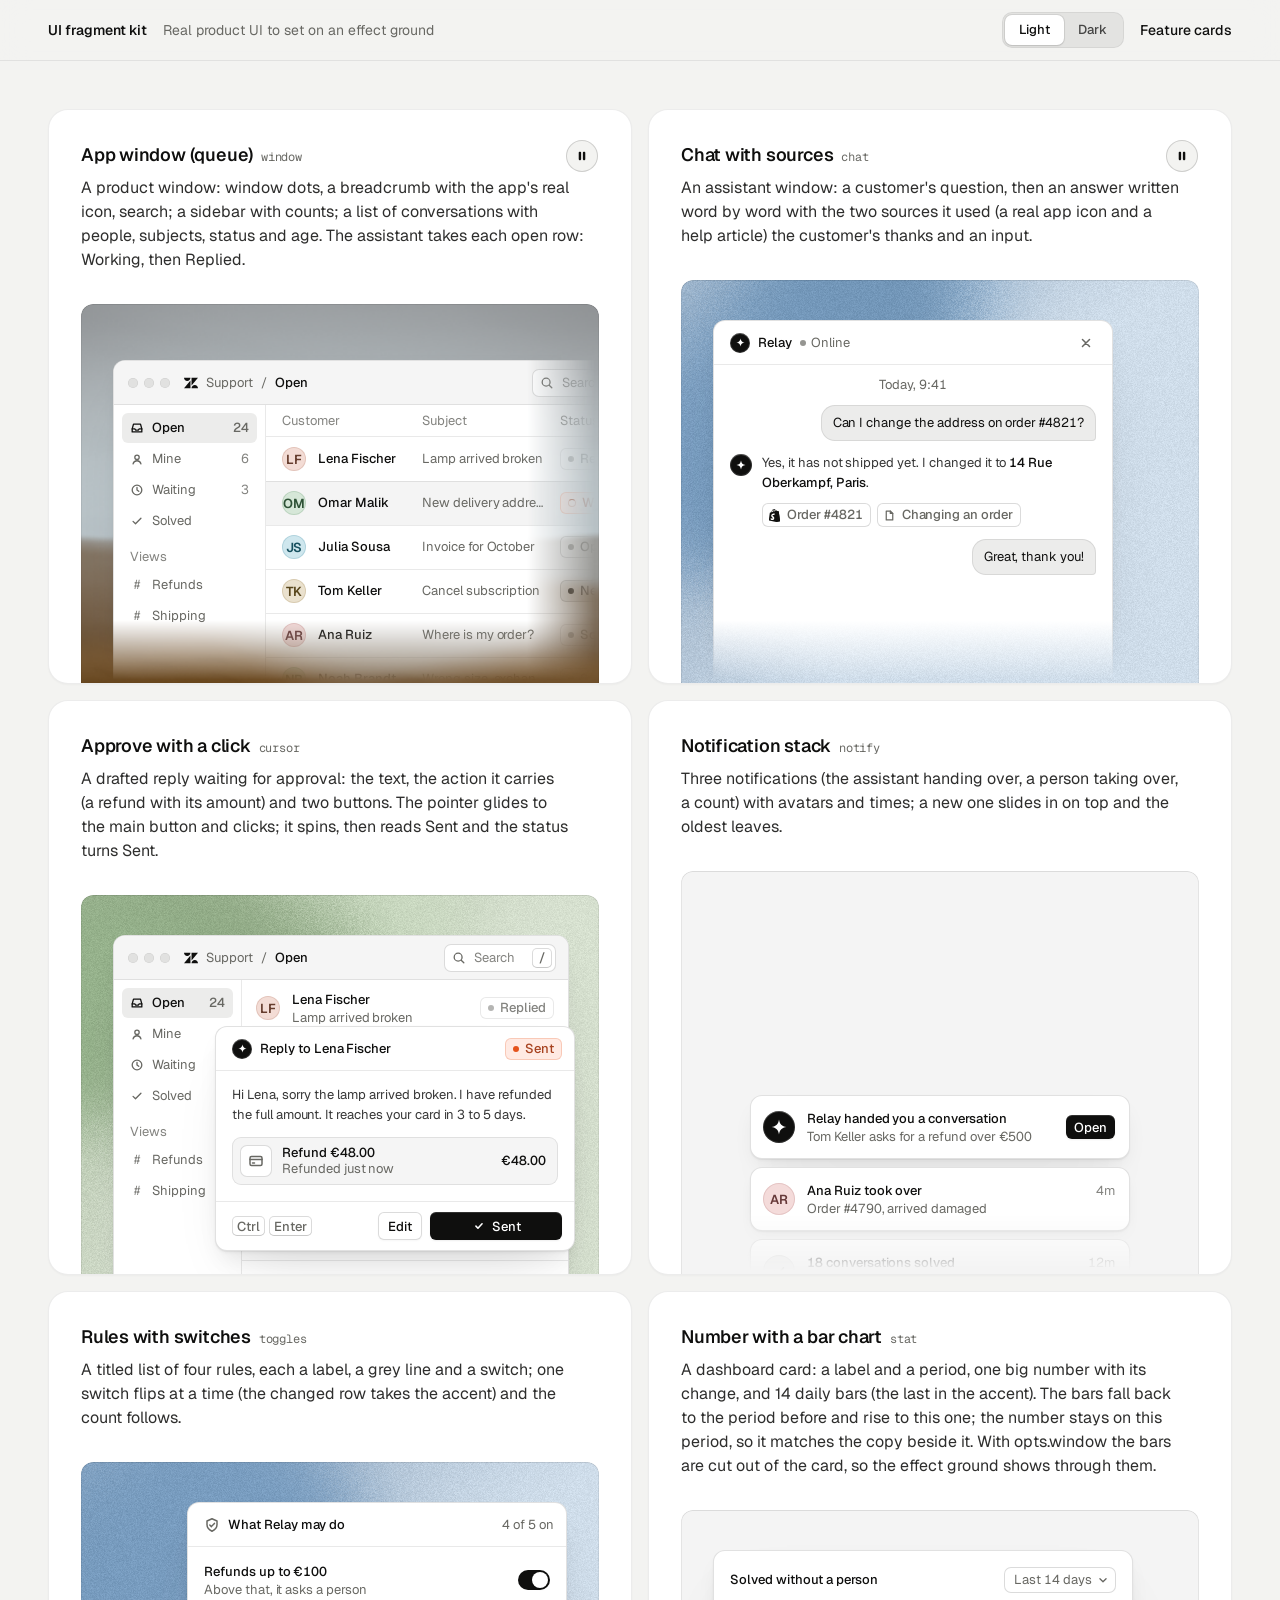
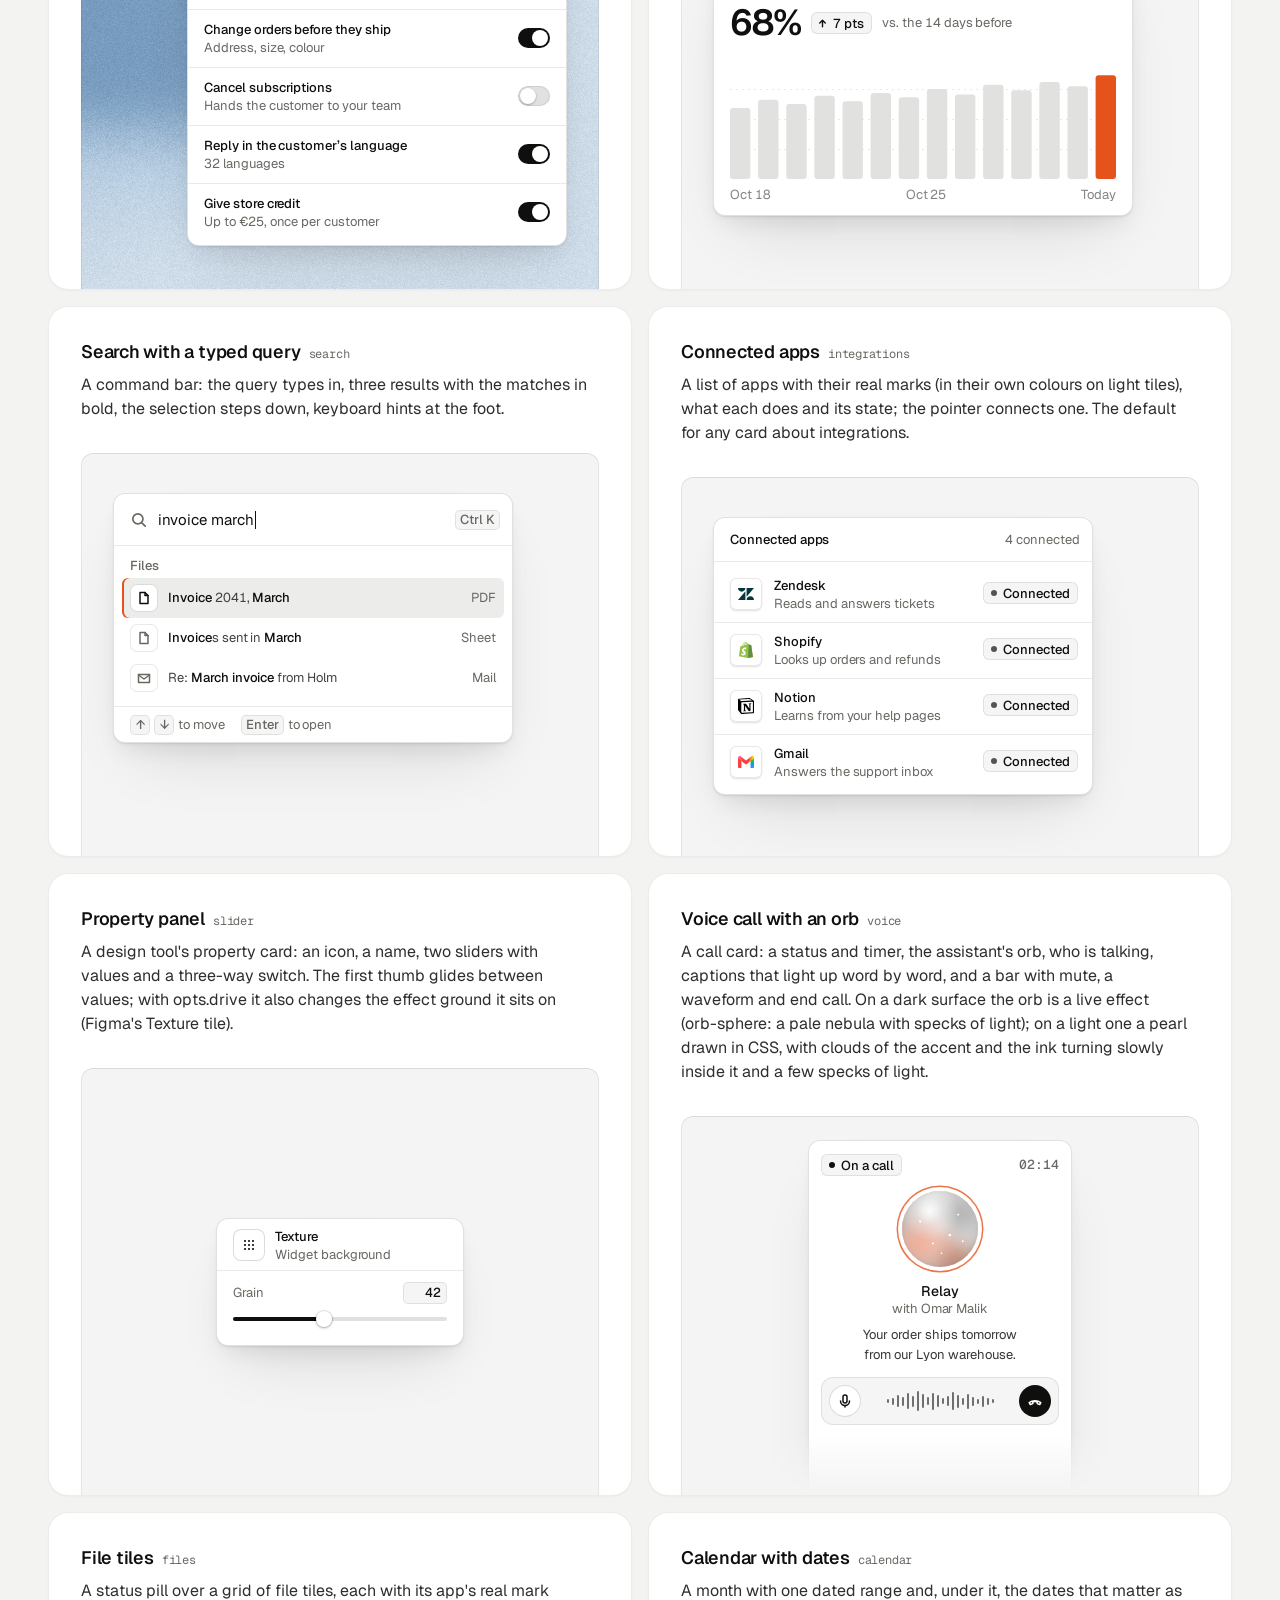
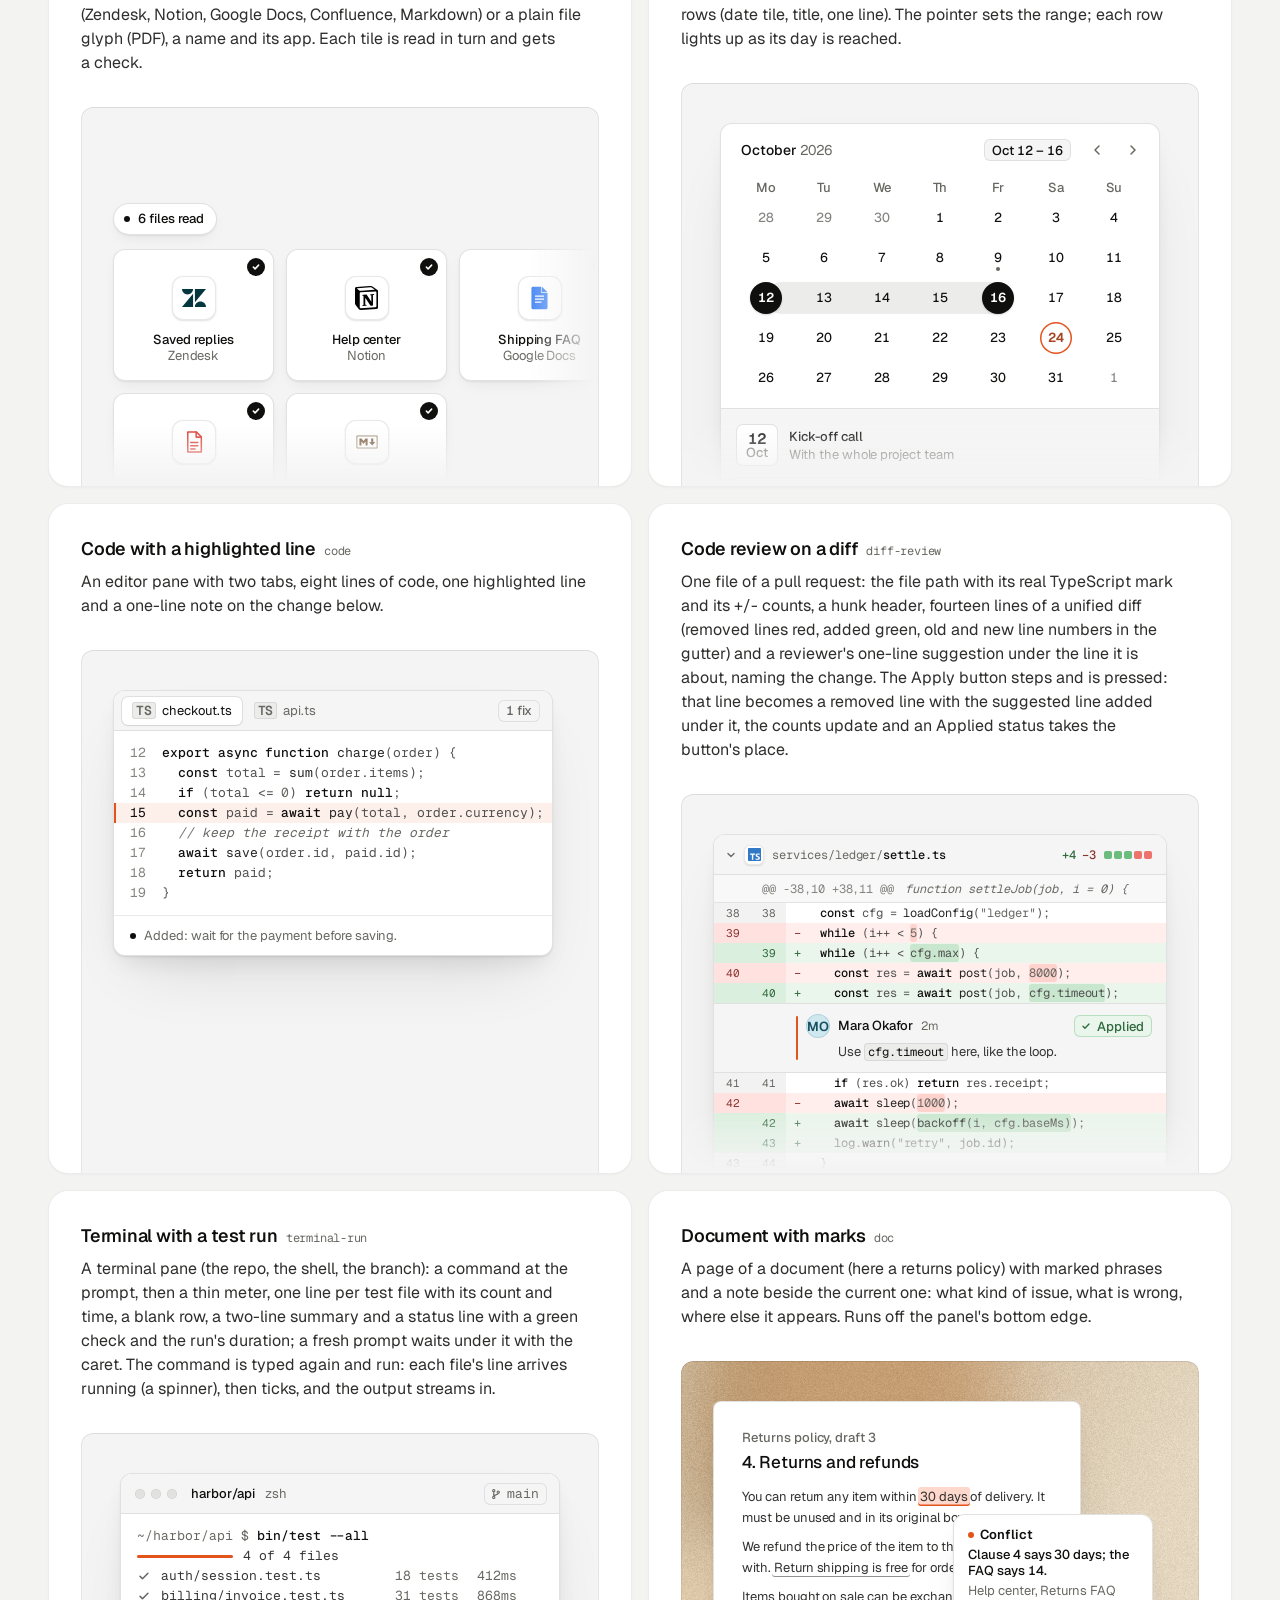
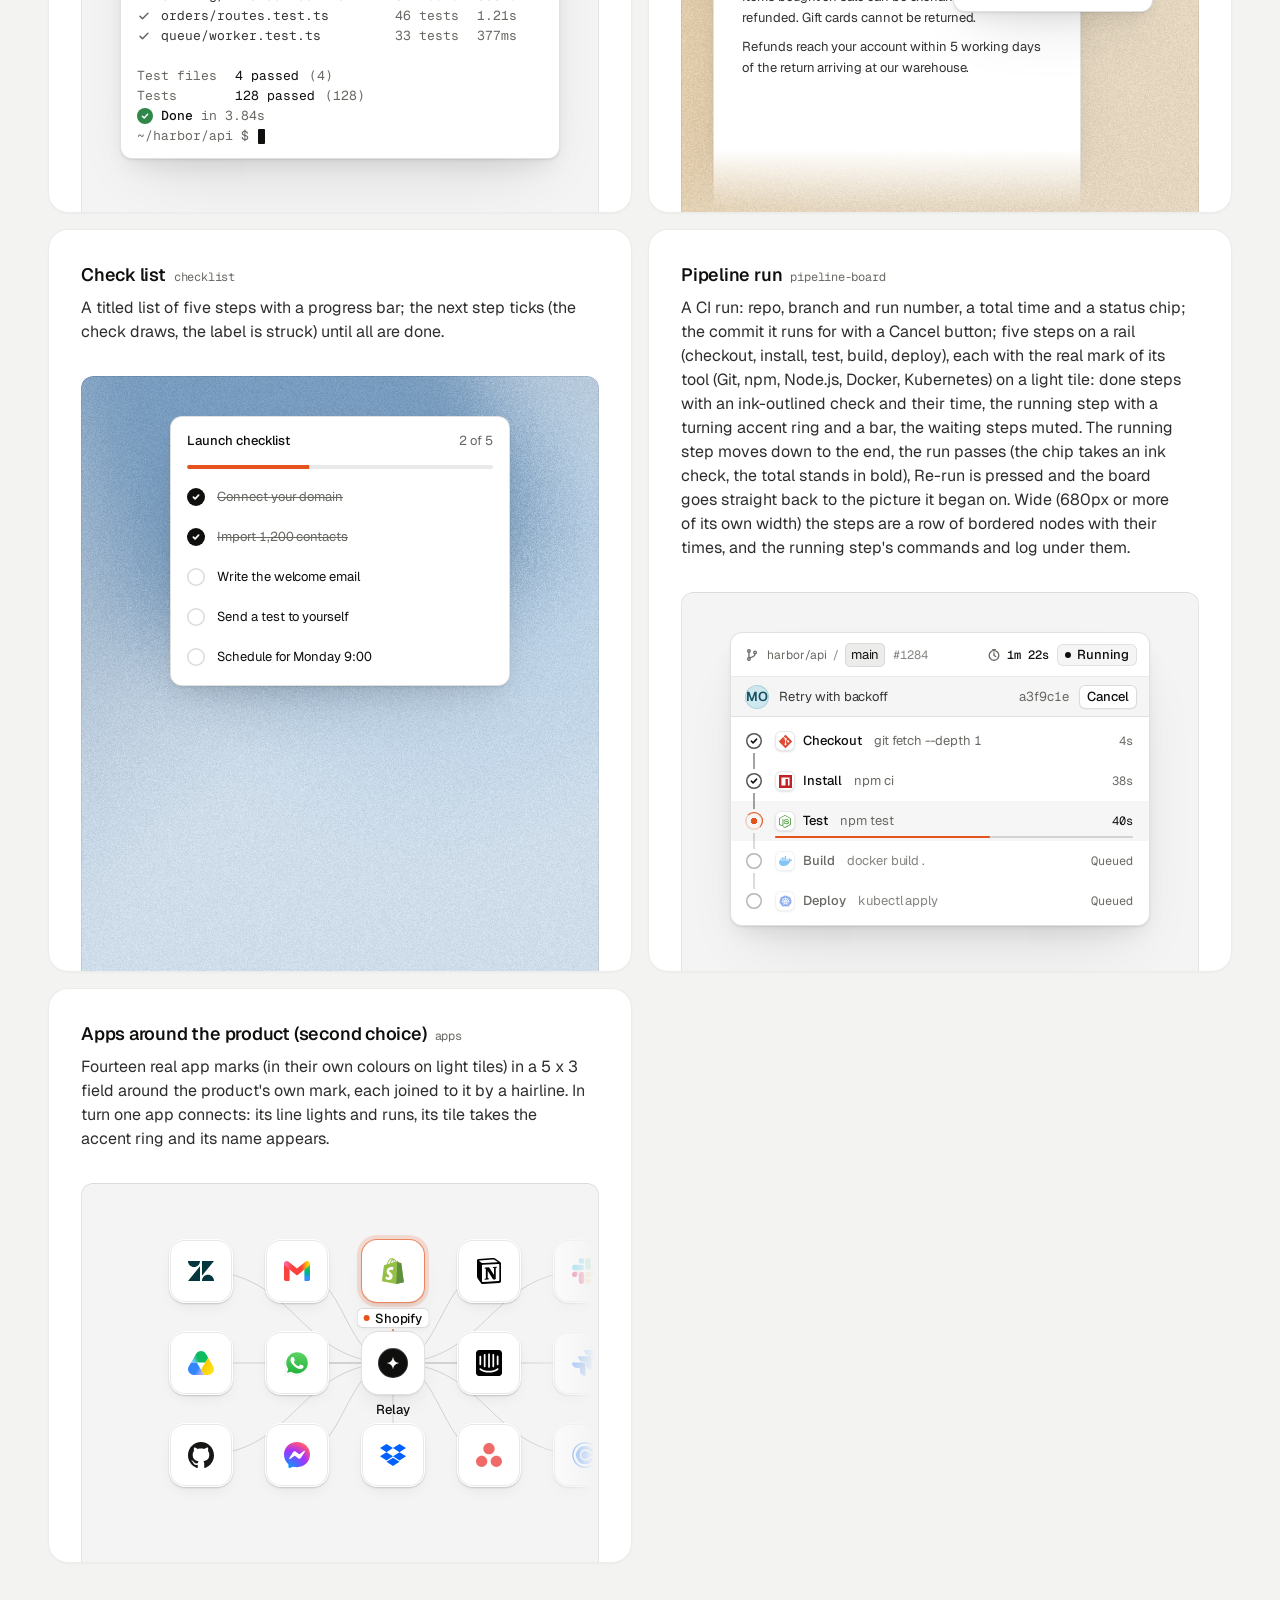
<file: .claude/skills/design-taste-frontend/assets/ui/index.html>
<!doctype html>
<html lang="en" data-theme="light">
<head>
<script>window.__tpGlMax = 16;   /* a gallery shows many live effects at once; a page of a site keeps the default 4 (fx.js) */</script>
<meta charset="utf-8">
<meta name="viewport" content="width=device-width, initial-scale=1">
<title>UI fragment kit</title>
<meta name="description" content="Nineteen pieces of real product UI from the taste-skill kit, each on an effect ground in a feature card.">
<link rel="preconnect" href="https://fonts.googleapis.com">
<link rel="preconnect" href="https://fonts.gstatic.com" crossorigin>
<link href="https://fonts.googleapis.com/css2?family=Geist:wght@300..700&family=Geist+Mono:wght@400;500&display=swap" rel="stylesheet">
<link rel="stylesheet" href="base.css">
<link rel="stylesheet" href="cards.css">
<style>
  :root { --font-text: "Geist", system-ui, sans-serif; --font-display: "Geist", system-ui, sans-serif; --font-mono: "Geist Mono", ui-monospace, monospace; }
  [data-theme="light"] { --bg: #f3f3f1; --card: #ffffff; --ink: #0f0f0e; --muted: #686863; --accent: #e5531c; --accent-ink: #ffffff; --g-bg: #e9e8e4; --g-surface: #f6f5f2; --frag: #ffffff; --warm: #c9a679; }
  [data-theme="dark"] { --bg: #070708; --card: #151517; --ink: #f2f2ef; --muted: #8f9094; --accent: #ff7a3c; --accent-ink: #120c08; --g-bg: #0e0e10; --g-surface: #1b1c1f; --frag: #1c1d20; --warm: #9c9689; }
  * { box-sizing: border-box; }
  html, body { margin: 0; }
  body { font-family: var(--font-text); background: var(--bg); color: var(--ink); -webkit-font-smoothing: antialiased; }
  .panel { --fx-bg: var(--g-bg); --fx-surface: var(--g-surface); --fx-ink: var(--ink); --fx-muted: var(--muted); --fx-accent: var(--hue, var(--warm)); --fx-accent-ink: var(--accent-ink); --calm: var(--g-bg); --p-h: 380px; }
  .top { position: sticky; top: 0; z-index: 20; background: color-mix(in oklab, var(--bg) 86%, transparent); backdrop-filter: blur(14px); -webkit-backdrop-filter: blur(14px); border-bottom: 1px solid color-mix(in oklab, var(--ink) 8%, transparent); }
  .top__in { max-width: 1232px; margin: 0 auto; padding: 0 24px; height: 60px; display: flex; align-items: center; gap: 16px; font-size: 14px; line-height: 20px; }
  .top__in strong { font-weight: 560; }
  .top__in > span { color: var(--muted); }
  .sp { flex: 1; }
  .seg { display: inline-flex; padding: 3px; border-radius: 10px; background: color-mix(in oklab, var(--ink) 6%, var(--bg)); box-shadow: inset 0 0 0 1px color-mix(in oklab, var(--ink) 6%, transparent); }
  .seg button { font: inherit; font-size: 13px; font-weight: 500; border: 0; background: none; color: color-mix(in oklab, var(--ink) 72%, var(--bg)); height: 30px; padding: 0 14px; border-radius: 7px; cursor: pointer; }
  .seg button[aria-pressed="true"] { background: var(--card); color: var(--ink); box-shadow: 0 0 0 1px color-mix(in oklab, var(--ink) 8%, transparent), 0 1px 2px rgb(0 0 0 / .1); }
  .top__in a { color: var(--ink); text-decoration: none; font-weight: 500; }
  main { max-width: 1232px; margin: 0 auto; padding: 48px 24px 96px; }
  .grid { display: grid; grid-template-columns: repeat(2, minmax(0, 1fr)); gap: 16px; }
  .card > h3 code { font: 400 12px/16px var(--font-mono); color: var(--muted); margin-left: 8px; }
  @media (max-width: 860px) { .grid { grid-template-columns: minmax(0, 1fr); } }
  @media (max-width: 600px) { main { padding: 24px 16px 64px; } .top__in { padding: 0 16px; } .top__in > span { display: none; } .panel { --p-h: 340px; } }
</style>
</head>
<body>
<header class="top">
  <div class="top__in">
    <strong>UI fragment kit</strong><span>Real product UI to set on an effect ground</span>
    <span class="sp"></span>
    <div class="seg" role="group" aria-label="Theme"><button type="button" data-mode="light" aria-pressed="true">Light</button><button type="button" data-mode="dark" aria-pressed="false">Dark</button></div>
    <a href="cards.html">Feature cards</a>
  </div>
</header>
<main><div class="grid" id="grid"></div></main>

<script type="module">
  import fx from '../effects/fx.js';
  import ui from './ui.js';
  const index = await fetch('index.json').then(r => r.json());
  // where each one sits, as its meta.json says: anchored at a corner or rising from the bottom and cut by
  // the panel's edge, or whole with 24px or more of ground round it; a fade only where an edge cuts it.
  // Only the compact slider sits in the calm middle (Figma's Texture tile); the cursor dialog is shown
  // where it belongs, over the lower-right edge of a window. [class, fade, style, opts]
  const PLACE = {
    window: ['at-corner', 'stage--fade-br', '--ay:56px'],
    chat: ['at-rise to-edge', 'stage--fade-b'],
    cursor: ['at-over', '', '--bx:24px;--by:24px'],
    notify: ['at-rise fit', 'stage--fade-b', '--ay:calc(100% - 180px);--ay-sm:calc(100% - 180px);--fit-max:380px'],
    toggles: ['at-right', ''],
    stat: ['at-corner', ''],
    search: ['at-corner', ''],
    integrations: ['at-corner', ''],
    slider: ['at-center', '', '', '{"compact":true,"drive":{"param":"grain","min":0.15,"max":0.95}}'],
    voice: ['at-rise to-edge fit', 'stage--fade-b', '--ax:max(24px, 50% - 132px);--ay:24px;--fit-max:264px'],
    files: ['at-corner wide', 'stage--fade-br', '--w:680px;--ay:96px'],
    calendar: ['at-rise fit', 'stage--fade-b', '--fit-max:440px'],
    code: ['at-corner', ''],
    'diff-review': ['at-corner fit', 'stage--fade-b', '--fit-max:480px'],
    'terminal-run': ['at-rise fit', '', '--fit-max:440px'],
    'pipeline-board': ['at-rise fit', '', '--fit-max:420px'],
    doc: ['at-corner to-edge', 'stage--fade-b'],
    checklist: ['at-rise fit', '', '--fit-max:340px'],
    apps: ['at-corner wide', 'stage--fade-br', '--w:560px;--ay:48px'],
  };
  // grounds behind UI are soft lit fields (never a line or dot pattern), on both themes: the bright
  // picture behind dark UI on the dark page, a clear step darker than white UI on the light page
  // the painting stays abstract (a mist over warm sand, level, fully soft) and shows once on the page
  const PAINT = ['painterly-landscape', { blur: 1, brush: 0.35, slope: 0, hillY: 0.3, horizon: 0.62, calm: 0.2, calmX: 0.6, calmY: 0.8, drift: 0, side: 1 }, '{"bg":"#a3b0b6","accent":"#c49a6c"}'];
  const GRAIN = ['grain-gradient', { speed: 0, grainMotion: 0, calm: 0.2, calmX: 0.5, calmY: 0.6, tint: 0.6, contrast: 0.6 }, '{"bg":"#d9ccb7","surface":"#e9e0d2","ink":"#2a2622","muted":"#6f675c","accent":"#a8794a"}'];
  const SKY = [GRAIN[0], GRAIN[1], '{"bg":"#c6d3df","surface":"#d6e0e9","ink":"#25303a","muted":"#5d6873","accent":"#3f6a92"}'];
  const SAGE = [GRAIN[0], GRAIN[1], '{"bg":"#cdd6c6","surface":"#dce3d6","ink":"#262d24","muted":"#5f6a5a","accent":"#6c8e63"}'];
  const GROUND = (m, i) => (m.name === 'slider' ? GRAIN : i === 0 ? PAINT : [GRAIN, SKY, SAGE][i % 3]);
  const q = new URLSearchParams(location.search);
  const grid = document.getElementById('grid');
  grid.innerHTML = index.fragments.map((m, i) => {
    const [at, fade, extra = '', opts = ''] = PLACE[m.name] || ['at-corner', 'stage--fade-br'];
    const [id, params, pal] = GROUND(m, i);
    const w = at === 'at-center' ? '' : ` style="--ax:32px;--ay:40px;${extra}"`;
    const o = opts ? ` data-ui-opts='${opts}'` : '';
    // the cursor is a dialog over a window's edge: the window under it holds still
    const under = m.name === 'cursor' ? `<div class="at-corner" style="--ax:32px;--ay:40px" data-ui-load="window" data-ui-opts='{"compact":true}' data-ui-still></div>` : '';
    return `<article class="card card--row"><h3>${m.title}<code>${m.name}</code></h3><p>${m.shows}</p>
      <div class="panel" data-fx="${id}" data-fx-seed="${(i + 1) * 17}" data-fx-params='${JSON.stringify(params)}' data-fx-palette='${pal}' style="--calm-k:0%">
        <div class="stage ${fade}">${under}<div class="${at}"${w}${o} data-ui-load="${m.name}"></div></div></div></article>`;
  }).join('');
  function setMode(mode) {
    document.documentElement.dataset.theme = mode;
    document.querySelectorAll('.seg button').forEach(b => b.setAttribute('aria-pressed', String(b.dataset.mode === mode)));
  }
  setMode(q.get('mode') === 'dark' ? 'dark' : 'light');
  if (q.has('t')) fx.setClock(+q.get('t'));
  // each ground is drawn once near the screen and kept as a picture (its WebGL context freed), so nineteen
  // panels need one or two contexts, not nineteen
  await Promise.all([ui.loadAll(grid), ui.grounds(grid, fx)]);
  document.documentElement.dataset.ready = '1';
  document.querySelectorAll('.seg button').forEach(b => b.addEventListener('click', async () => {
    setMode(b.dataset.mode);
    for (const el of grid.querySelectorAll('[data-ui]')) el.__ui?.repaint?.();
    await ui.grounds(grid, fx);
  }));
</script>
</body>
</html>
</file>
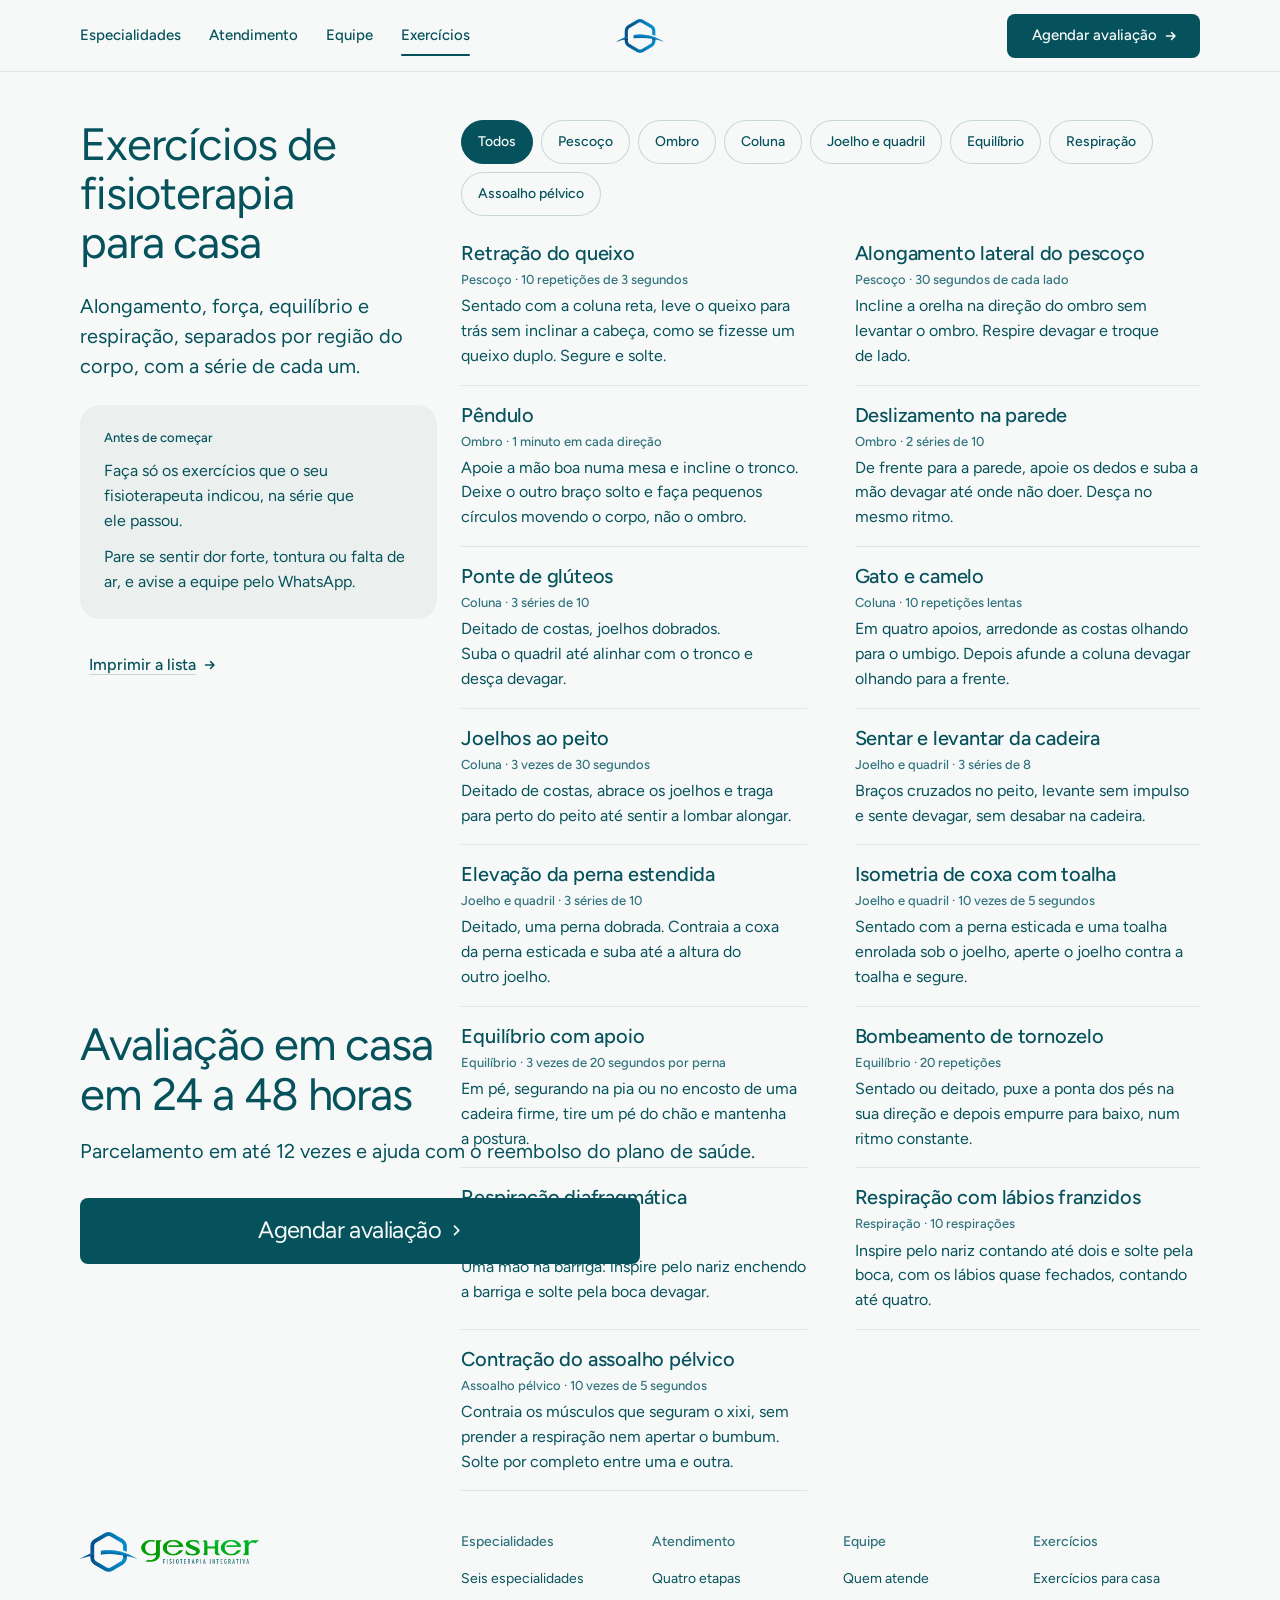
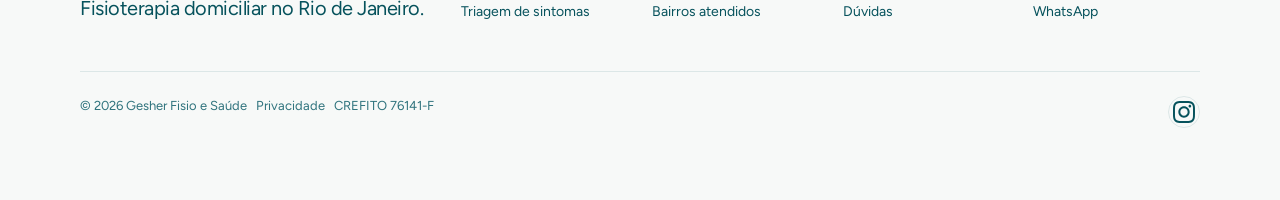
<file: sites/gesher-fisio/exercicios.html>
<!doctype html>
<html lang="pt-BR" data-type="service" data-radius="soft" data-buttons="arrow" data-motion>
<head>
<meta charset="utf-8">
<meta name="viewport" content="width=device-width, initial-scale=1, viewport-fit=cover">
<title>Exercícios para casa: Gesher Fisio e Saúde</title>
<meta name="description" content="Alongamento, força, equilíbrio e respiração por região do corpo, com a série de cada exercício, para imprimir ou abrir no celular.">
<meta property="og:type" content="website">
<meta property="og:title" content="Exercícios para casa: Gesher Fisio e Saúde">
<meta property="og:description" content="Exercícios de fisioterapia por região do corpo, com a série de cada um.">
<meta property="og:image" content="share.jpg">
<meta name="twitter:card" content="summary_large_image">
<link rel="icon" href="favicon-32.png" type="image/png" sizes="32x32">
<link rel="apple-touch-icon" href="favicon-180.png">
<meta name="theme-color" content="#f7f9f8">
<meta name="site-kind" content="other">
<meta name="page-type" content="service">
<link rel="preconnect" href="https://fonts.googleapis.com">
<link rel="preconnect" href="https://fonts.gstatic.com" crossorigin>
<link href="https://fonts.googleapis.com/css2?family=Figtree:wght@400..700&display=swap" rel="stylesheet">
<link rel="stylesheet" href="assets/system.css">
<link rel="stylesheet" href="assets/ui/cards.css">
<link rel="stylesheet" href="assets/motion/motion.css">
<link rel="stylesheet" href="assets/layout/layout.css">
<link rel="stylesheet" href="assets/icons/icon.css">
<style>
:root {
  --p-bg: #f7f9f8; --p-surface: #ebf0ee; --p-ink: #06525c; --p-muted: #2f737d;
  --p-accent: #06525c; --p-accent-ink: #f7f9f8; --p-action: #06525c; --p-action-ink: #f7f9f8;
  --p-inv-bg: #06525c; --p-inv-surface: #205d66; --p-inv-ink: #f7f9f8; --p-inv-muted: #c1d0d2;
  --p-inv-accent: #f7f9f8; --p-inv-accent-ink: #06525c; --p-inv-action: #f7f9f8; --p-inv-action-ink: #06525c;
  --font-display: "Figtree", system-ui, sans-serif;
  --font-text: "Figtree", system-ui, sans-serif;
  --display-weight: 400;
  --display-tracking: -0.025em;
  --display-tracking-xl: -0.035em;
}
</style>
<link rel="stylesheet" href="assets/gesher/gesher.css">
<style>
  /* this page is a tool, not a stack of screens: the library runs as long as it needs */
  .exercicios-page { height: auto; min-height: 100svh; padding-top: calc(var(--nav) + var(--s-8)); padding-bottom: var(--s-9); }
  .exercicios-page h1 { font: var(--display-weight) var(--t-h2)/1.08 var(--font-display); letter-spacing: var(--display-tracking); max-width: 18ch; }
  .exercicios-page .side { display: grid; gap: var(--s-5); align-content: start; position: static; }
  .exercicios-page .side__note { background: var(--p-surface); border-radius: var(--r-lg); padding: var(--s-5); display: grid; gap: var(--s-3); }
  .exercicios-page .side__note p { color: var(--ink); }
  .exercicios-page .exlib { background: none; padding: 0; }
  .exercicios-page .exlib__list { grid-template-columns: repeat(2, minmax(0, 1fr)); column-gap: var(--s-7); }
  .exercicios-page .exlib__item:nth-child(-n+2) { padding-top: 0; }
  .exercicios-page .exlib__item:last-child { border-bottom: 1px solid var(--line); padding-bottom: var(--s-4); }
  @media (max-width: 1023px) { .exercicios-page .exlib__list { grid-template-columns: minmax(0, 1fr); } .exercicios-page .exlib__item:nth-child(2) { padding-top: var(--s-4); } }
  @media print {
    .nav, .closing, .actionbar, .exlib__filters, .side .btn-row, .skip-link { display: none !important; }
    .exercicios-page { padding: 0; min-height: 0; }
    .exercicios-page .grid { display: block; }
    .exercicios-page .side__note { background: none; padding: 0 0 12px; }
    .exlib__item { break-inside: avoid; }
    body { background: #fff; }
  }
</style>
<script>document.documentElement.classList.add('m-enter');setTimeout(()=>document.documentElement.classList.add('m-enter-done'),700)</script>
</head>
<body>
<header class="nav nav--split">
  <div class="wrap nav__bar">
    <a class="skip-link" href="#top">Pular para o conteúdo</a>
    <a class="nav__logo" href="index.html"><picture><source media="(max-width: 359px)" srcset="assets/img/gesher-mark.webp" width="80" height="56"><img src="assets/img/gesher-logo.webp" alt="Gesher Fisioterapia Integrativa, página inicial" width="322" height="72"></picture></a>
    <nav class="nav__links" aria-label="Principal">
      <div class="nav__item"><a class="nav__link" href="index.html#especialidades">Especialidades</a></div>
      <div class="nav__item"><a class="nav__link" href="index.html#como-funciona">Atendimento</a></div>
      <div class="nav__item"><a class="nav__link" href="index.html#equipe">Equipe</a></div>
      <div class="nav__item"><a class="nav__link" href="exercicios.html" aria-current="page">Exercícios</a></div>
    </nav>
    <div class="nav__actions">
      <a class="btn btn--primary" href="index.html#agendar">Agendar avaliação</a>
    </div>
    <button class="nav__toggle" type="button" aria-expanded="false" aria-label="Menu">
      <svg width="18" height="18" viewBox="0 0 18 18" aria-hidden="true"><path d="M2 5h14M2 13h14" stroke="currentColor" stroke-width="1.6" stroke-linecap="round"/></svg>
    </button>
  </div>
</header>

<main id="top">
  <section class="section exercicios-page" aria-labelledby="exe-h" data-screen="free">
    <div class="wrap grid grid--top">
      <div class="span-4 side">
        <h1 id="exe-h">Exercícios de fisioterapia para casa</h1>
        <p class="t-lead">Alongamento, força, equilíbrio e respiração, separados por região do corpo, com a série de cada um.</p>
        <div class="side__note">
          <p class="t-label">Antes de começar</p>
          <p>Faça só os exercícios que o seu fisioterapeuta indicou, na série que ele passou.</p>
          <p>Pare se sentir dor forte, tontura ou falta de ar, e avise a equipe pelo WhatsApp.</p>
        </div>
        <div class="btn-row"><button class="btn btn--secondary" type="button" onclick="window.print()">Imprimir a lista</button></div>
      </div>
      <div class="span-8">
        <div class="exlib" data-exlib>
          <div class="exlib__filters" role="group" aria-label="Filtrar por região do corpo" data-exlib-filters></div>
          <ul class="exlib__list" data-exlib-list>
            <li class="exlib__item"><p class="exlib__name">Ponte de glúteos</p><p class="exlib__meta">Coluna · 3 séries de 10</p><p>Deitado de costas, joelhos dobrados. Suba o quadril até alinhar com o tronco e desça devagar.</p></li>
            <li class="exlib__item"><p class="exlib__name">Sentar e levantar da cadeira</p><p class="exlib__meta">Joelho e quadril · 3 séries de 8</p><p>Braços cruzados no peito, levante sem impulso e sente devagar, sem desabar na cadeira.</p></li>
            <li class="exlib__item"><p class="exlib__name">Respiração diafragmática</p><p class="exlib__meta">Respiração · 5 minutos</p><p>Uma mão na barriga: inspire pelo nariz enchendo a barriga e solte pela boca devagar.</p></li>
          </ul>
        </div>
      </div>
    </div>
  </section>
</main>

<footer class="footer closing" id="contact" aria-labelledby="close-h">
  <div class="wrap">
    <div class="closing__cta close--type">
      <div class="section-head">
        <h2 id="close-h">Avaliação em casa em 24 a 48 horas</h2>
        <p>Parcelamento em até 12 vezes e ajuda com o reembolso do plano de saúde.</p>
      </div>
      <a class="btn btn--primary btn--xl" href="index.html#agendar">Agendar avaliação<svg class="m-arrow" viewBox="0 0 12 12" aria-hidden="true"><path class="m-arrow__stem" d="M1 6h8"/><path class="m-arrow__head" d="M4.5 2.5 8 6l-3.5 3.5"/></svg></a>
    </div>
    <div class="closing__links">
      <div class="grid">
        <div class="span-4 stack-4">
          <a class="nav__logo" href="index.html"><img src="assets/img/gesher-logo.webp" alt="Gesher Fisioterapia Integrativa, página inicial" width="322" height="72" loading="lazy"></a>
          <p class="footer__lede">Fisioterapia domiciliar no Rio de Janeiro.</p>
        </div>
        <div class="span-2 footer__col"><h3>Especialidades</h3><ul><li><a href="index.html#especialidades">Seis especialidades</a></li><li><a href="index.html#triagem">Triagem de sintomas</a></li></ul></div>
        <div class="span-2 footer__col"><h3>Atendimento</h3><ul><li><a href="index.html#como-funciona">Quatro etapas</a></li><li><a href="index.html#bairros">Bairros atendidos</a></li></ul></div>
        <div class="span-2 footer__col"><h3>Equipe</h3><ul><li><a href="index.html#equipe">Quem atende</a></li><li><a href="index.html#duvidas">Dúvidas</a></li></ul></div>
        <div class="span-2 footer__col"><h3>Exercícios</h3><ul><li><a href="exercicios.html">Exercícios para casa</a></li><li><a href="https://wa.me/5521966300195" target="_blank" rel="noopener">WhatsApp</a></li></ul></div>
      </div>
      <div class="footer__legal">
        <span>&copy; 2026 Gesher Fisio e Saúde &nbsp; <a href="privacidade.html">Privacidade</a> &nbsp; CREFITO 76141-F</span>
        <div class="socials"><a href="https://www.instagram.com/clinicagesher/" target="_blank" rel="noopener" aria-label="Instagram da Gesher"><span class="ic-mask social-ic" aria-hidden="true"></span></a></div>
      </div>
    </div>
  </div>
</footer>


<script type="module" src="assets/system.js"></script>
<script type="module" src="assets/motion/motion.js"></script>
<script type="module" src="assets/gesher/gesher.js"></script>
</body>
</html>
</file>
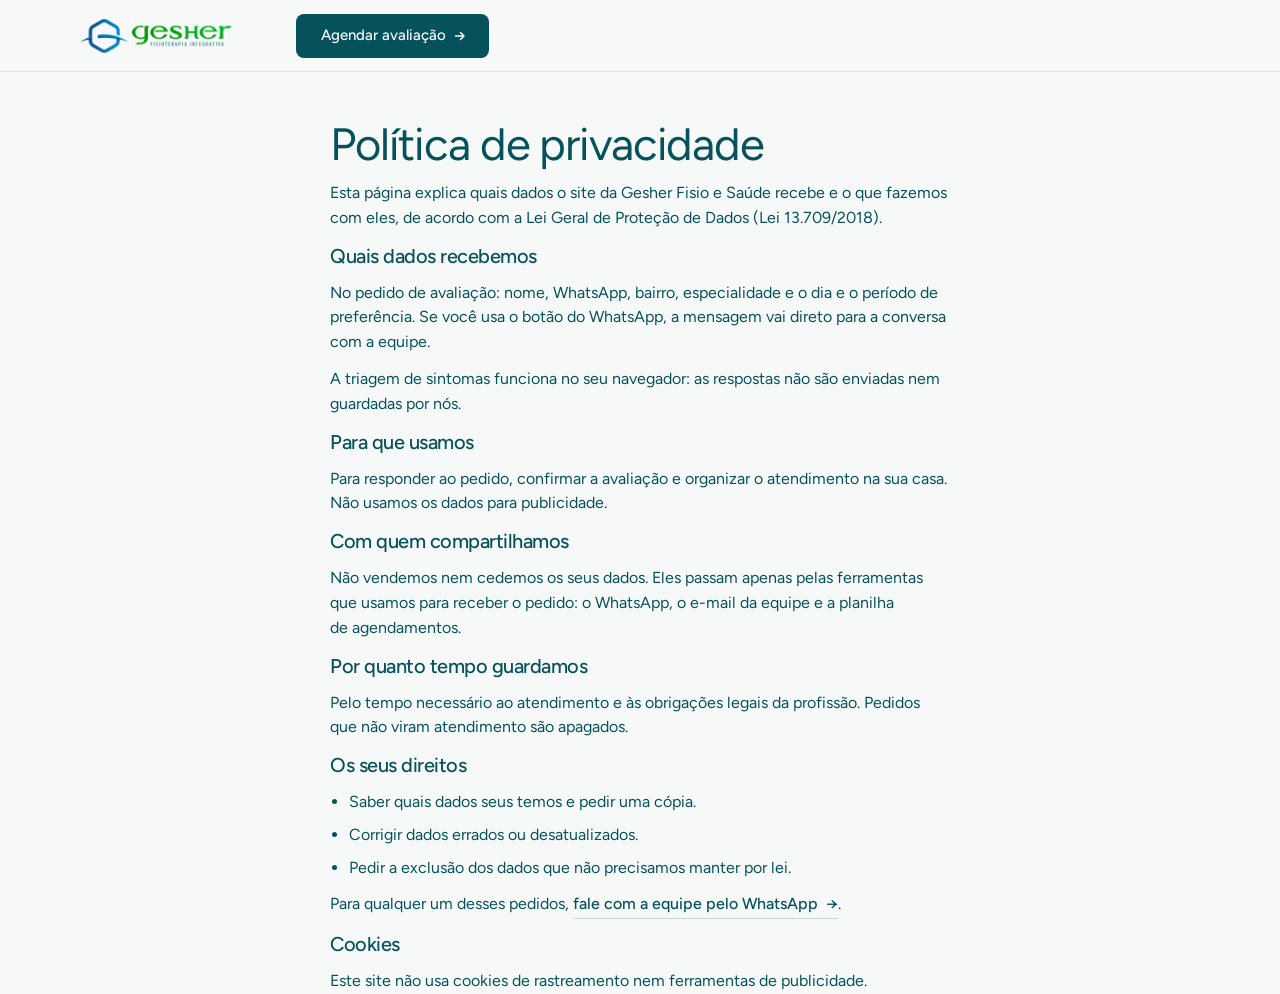
<file: sites/gesher-fisio/privacidade.html>
<!doctype html>
<html lang="pt-BR" data-type="service" data-radius="soft" data-buttons="arrow" data-motion>
<head>
<meta charset="utf-8">
<meta name="viewport" content="width=device-width, initial-scale=1, viewport-fit=cover">
<title>Política de privacidade: Gesher Fisio e Saúde</title>
<meta name="description" content="Quais dados o site da Gesher recebe no pedido de avaliação, para que servem e como pedir a correção ou a exclusão.">
<link rel="icon" href="favicon-32.png" type="image/png" sizes="32x32">
<meta name="theme-color" content="#f7f9f8">
<meta name="site-kind" content="other">
<meta name="page-type" content="service">
<meta name="robots" content="noindex">
<link rel="preconnect" href="https://fonts.googleapis.com">
<link rel="preconnect" href="https://fonts.gstatic.com" crossorigin>
<link href="https://fonts.googleapis.com/css2?family=Figtree:wght@400..700&display=swap" rel="stylesheet">
<link rel="stylesheet" href="assets/system.css">
<link rel="stylesheet" href="assets/motion/motion.css">
<style>
:root {
  --p-bg: #f7f9f8; --p-surface: #ebf0ee; --p-ink: #06525c; --p-muted: #2f737d;
  --p-accent: #06525c; --p-accent-ink: #f7f9f8; --p-action: #06525c; --p-action-ink: #f7f9f8;
  --p-inv-bg: #06525c; --p-inv-surface: #205d66; --p-inv-ink: #f7f9f8; --p-inv-muted: #c1d0d2;
  --p-inv-accent: #f7f9f8; --p-inv-accent-ink: #06525c; --p-inv-action: #f7f9f8; --p-inv-action-ink: #06525c;
  --font-display: "Figtree", system-ui, sans-serif;
  --font-text: "Figtree", system-ui, sans-serif;
  --display-weight: 400;
  --display-tracking: -0.025em;
  --display-tracking-xl: -0.035em;
}
.nav__logo img { height: 34px; width: auto; }
@media (max-width: 639px) { .nav__logo img { height: 28px; } }
.legal { height: auto; min-height: 100svh; padding-top: calc(var(--nav) + var(--s-8)); padding-bottom: var(--s-9); }
.legal h1 { font: var(--display-weight) var(--t-h2)/1.08 var(--font-display); letter-spacing: var(--display-tracking); }
.legal h2 { font: 500 var(--t-card)/1.3 var(--font-text); margin-top: var(--s-7); }
.legal p, .legal li { color: var(--ink); max-width: 64ch; }
.legal ul { list-style: disc; padding-left: 1.2em; display: grid; gap: var(--s-2); }
.legal .stack-4 > * + * { margin-top: var(--s-3); }
</style>
</head>
<body>
<header class="nav">
  <div class="wrap nav__bar">
    <a class="skip-link" href="#top">Pular para o conteúdo</a>
    <a class="nav__logo" href="index.html"><img src="assets/img/gesher-logo.webp" alt="Gesher Fisioterapia Integrativa, página inicial" width="322" height="72"></a>
    <div class="nav__actions">
      <a class="btn btn--primary" href="index.html#agendar">Agendar avaliação</a>
    </div>
  </div>
</header>
<main id="top">
  <section class="section legal" aria-labelledby="pp-h" data-screen="free">
    <div class="wrap measure stack-4">
      <h1 id="pp-h">Política de privacidade</h1>
      <p>Esta página explica quais dados o site da Gesher Fisio e Saúde recebe e o que fazemos com eles, de acordo com a Lei Geral de Proteção de Dados (Lei 13.709/2018).</p>

      <h2>Quais dados recebemos</h2>
      <p>No pedido de avaliação: nome, WhatsApp, bairro, especialidade e o dia e o período de preferência. Se você usa o botão do WhatsApp, a mensagem vai direto para a conversa com a equipe.</p>
      <p>A triagem de sintomas funciona no seu navegador: as respostas não são enviadas nem guardadas por nós.</p>

      <h2>Para que usamos</h2>
      <p>Para responder ao pedido, confirmar a avaliação e organizar o atendimento na sua casa. Não usamos os dados para publicidade.</p>

      <h2>Com quem compartilhamos</h2>
      <p>Não vendemos nem cedemos os seus dados. Eles passam apenas pelas ferramentas que usamos para receber o pedido: o WhatsApp, o e-mail da equipe e a planilha de agendamentos.</p>

      <h2>Por quanto tempo guardamos</h2>
      <p>Pelo tempo necessário ao atendimento e às obrigações legais da profissão. Pedidos que não viram atendimento são apagados.</p>

      <h2>Os seus direitos</h2>
      <ul>
        <li>Saber quais dados seus temos e pedir uma cópia.</li>
        <li>Corrigir dados errados ou desatualizados.</li>
        <li>Pedir a exclusão dos dados que não precisamos manter por lei.</li>
      </ul>
      <p>Para qualquer um desses pedidos, <a class="link" href="https://wa.me/5521966300195" target="_blank" rel="noopener">fale com a equipe pelo WhatsApp</a>.</p>

      <h2>Cookies</h2>
      <p>Este site não usa cookies de rastreamento nem ferramentas de publicidade.</p>
    </div>
  </section>
</main>
<script type="module" src="assets/system.js"></script>
<script type="module" src="assets/motion/motion.js"></script>
</body>
</html>
</file>
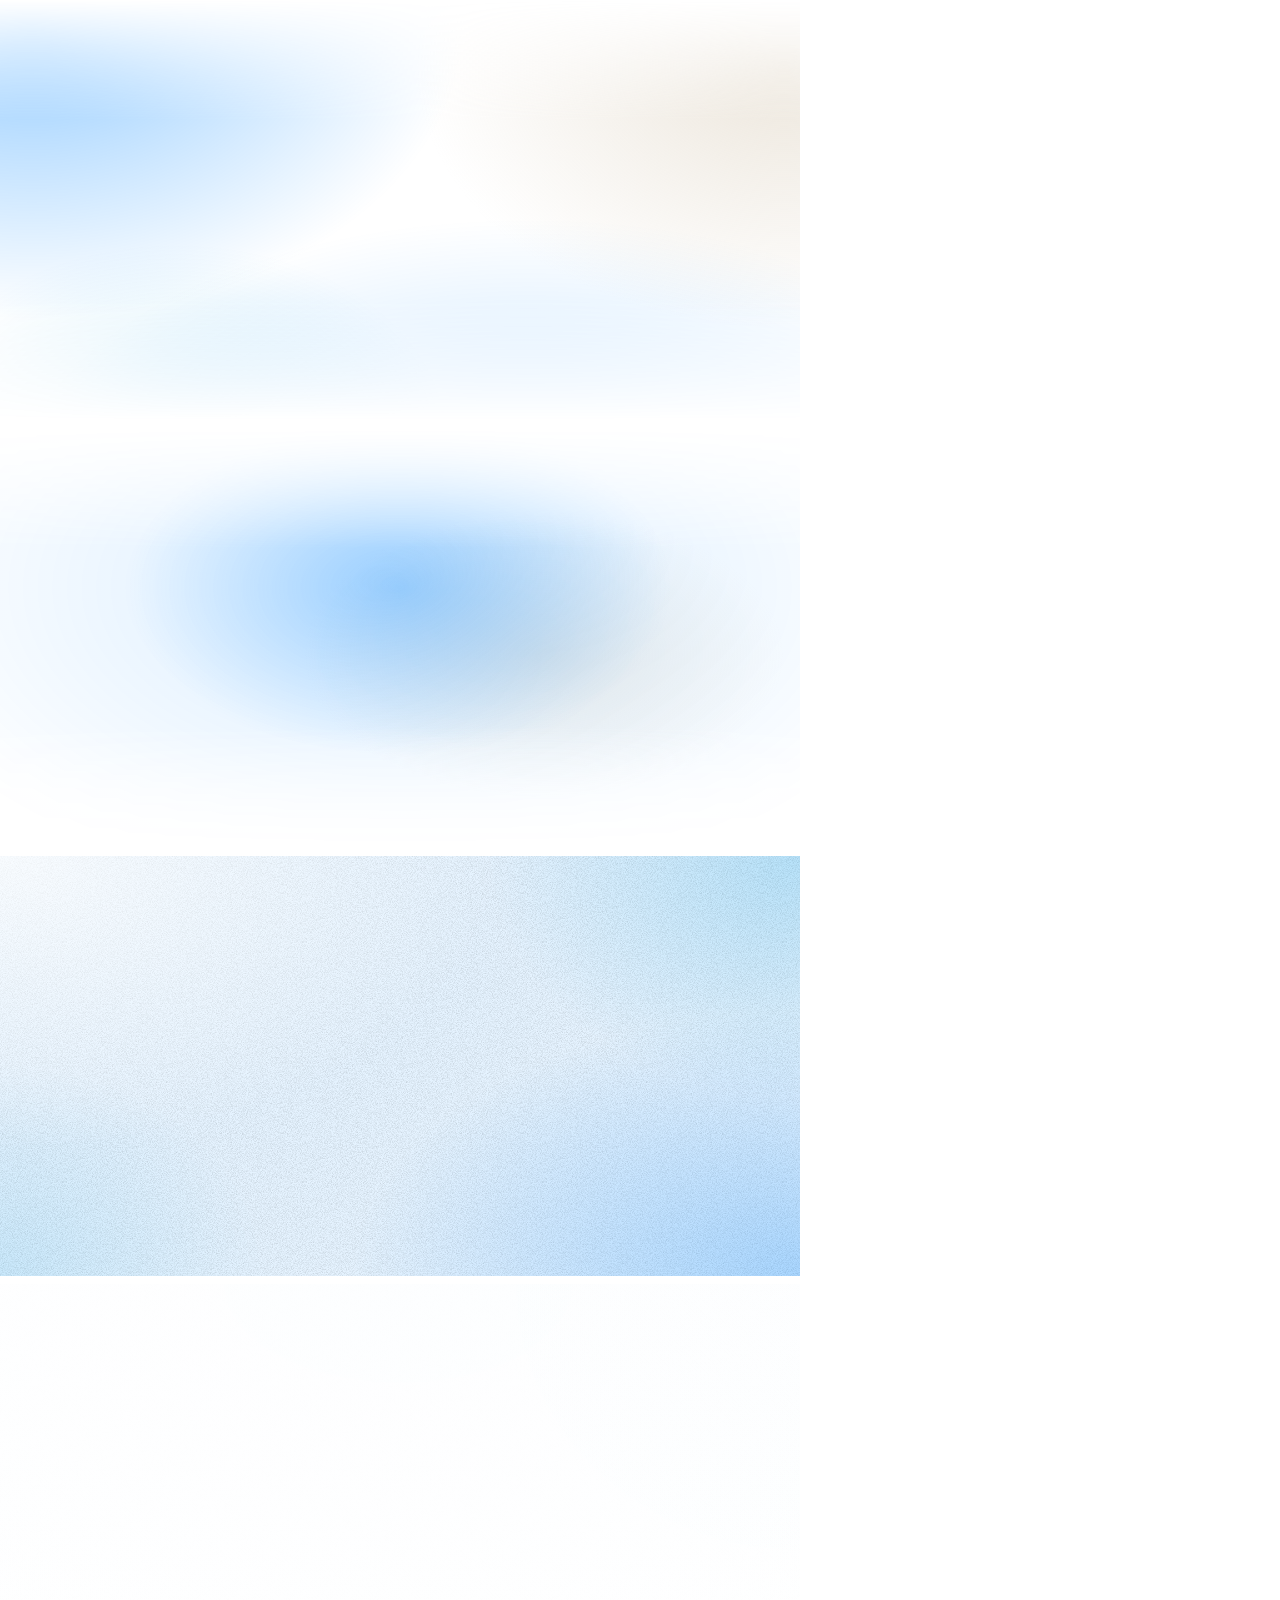
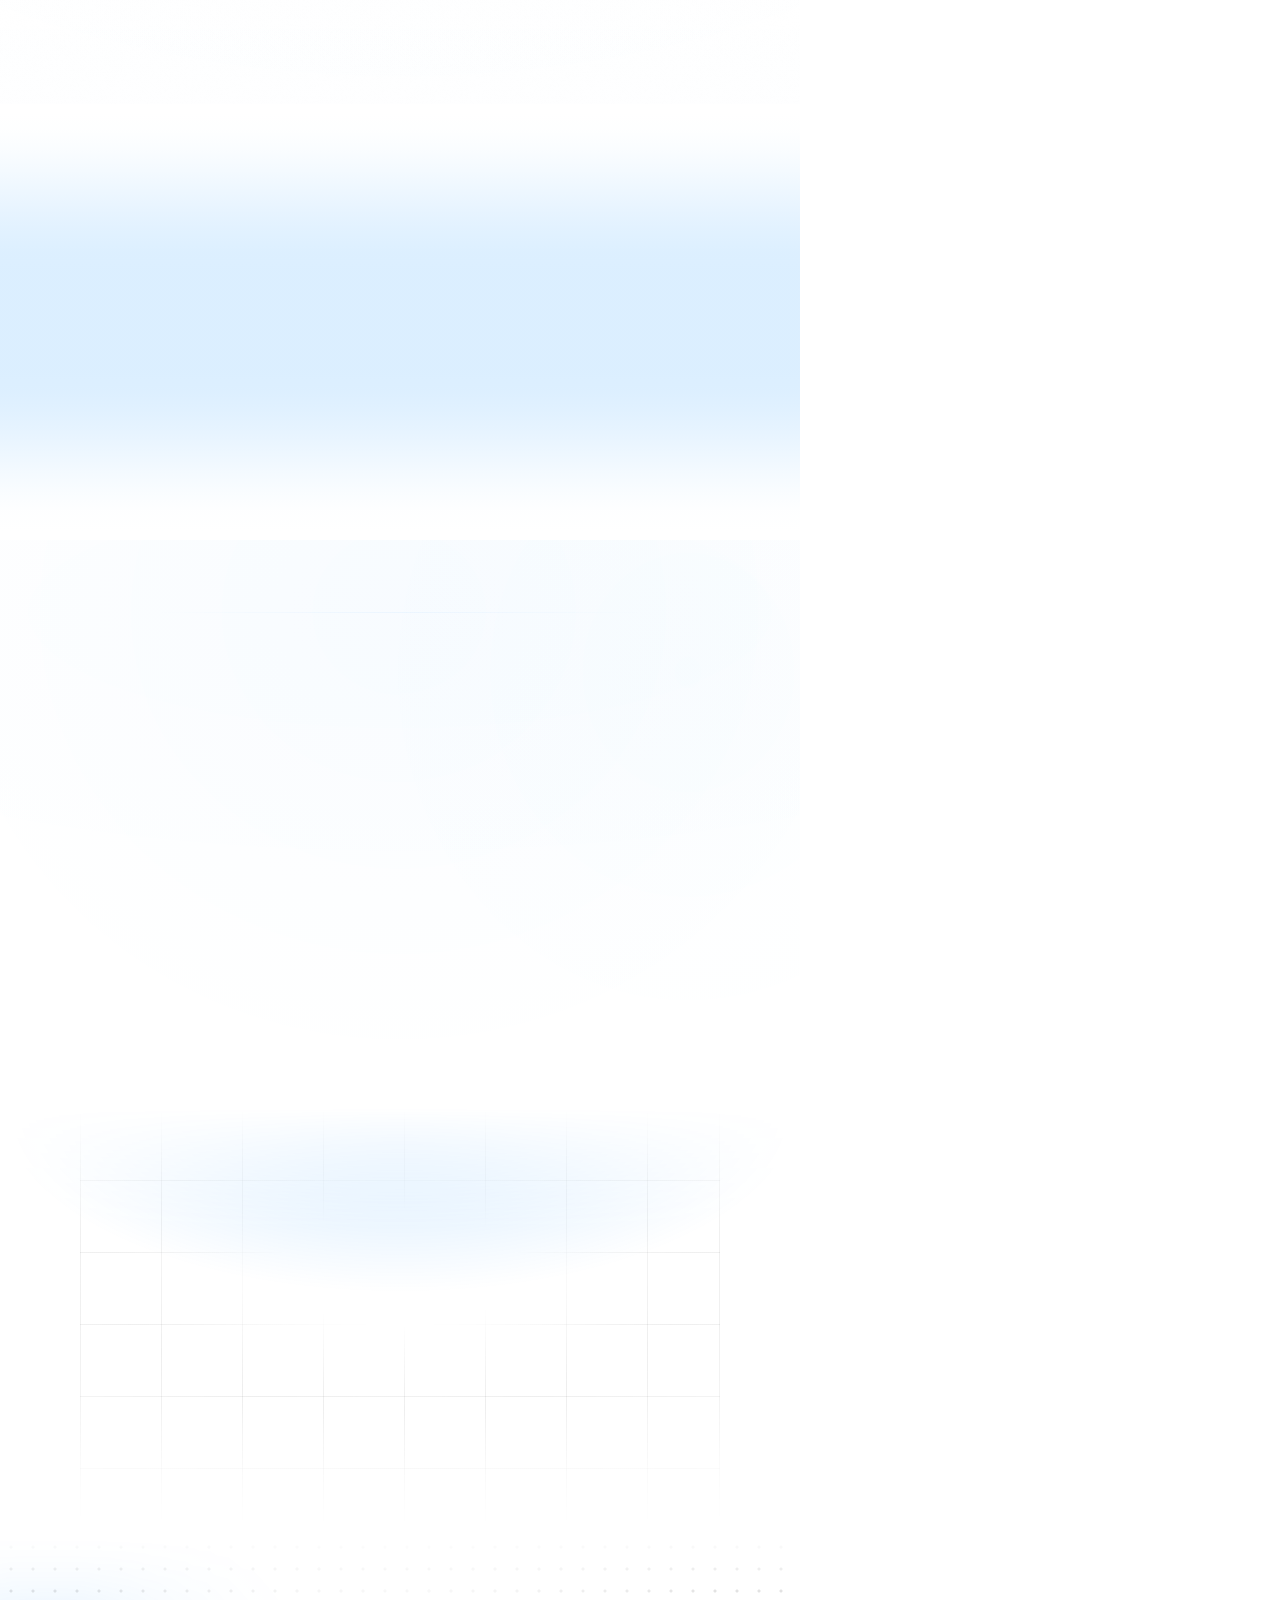
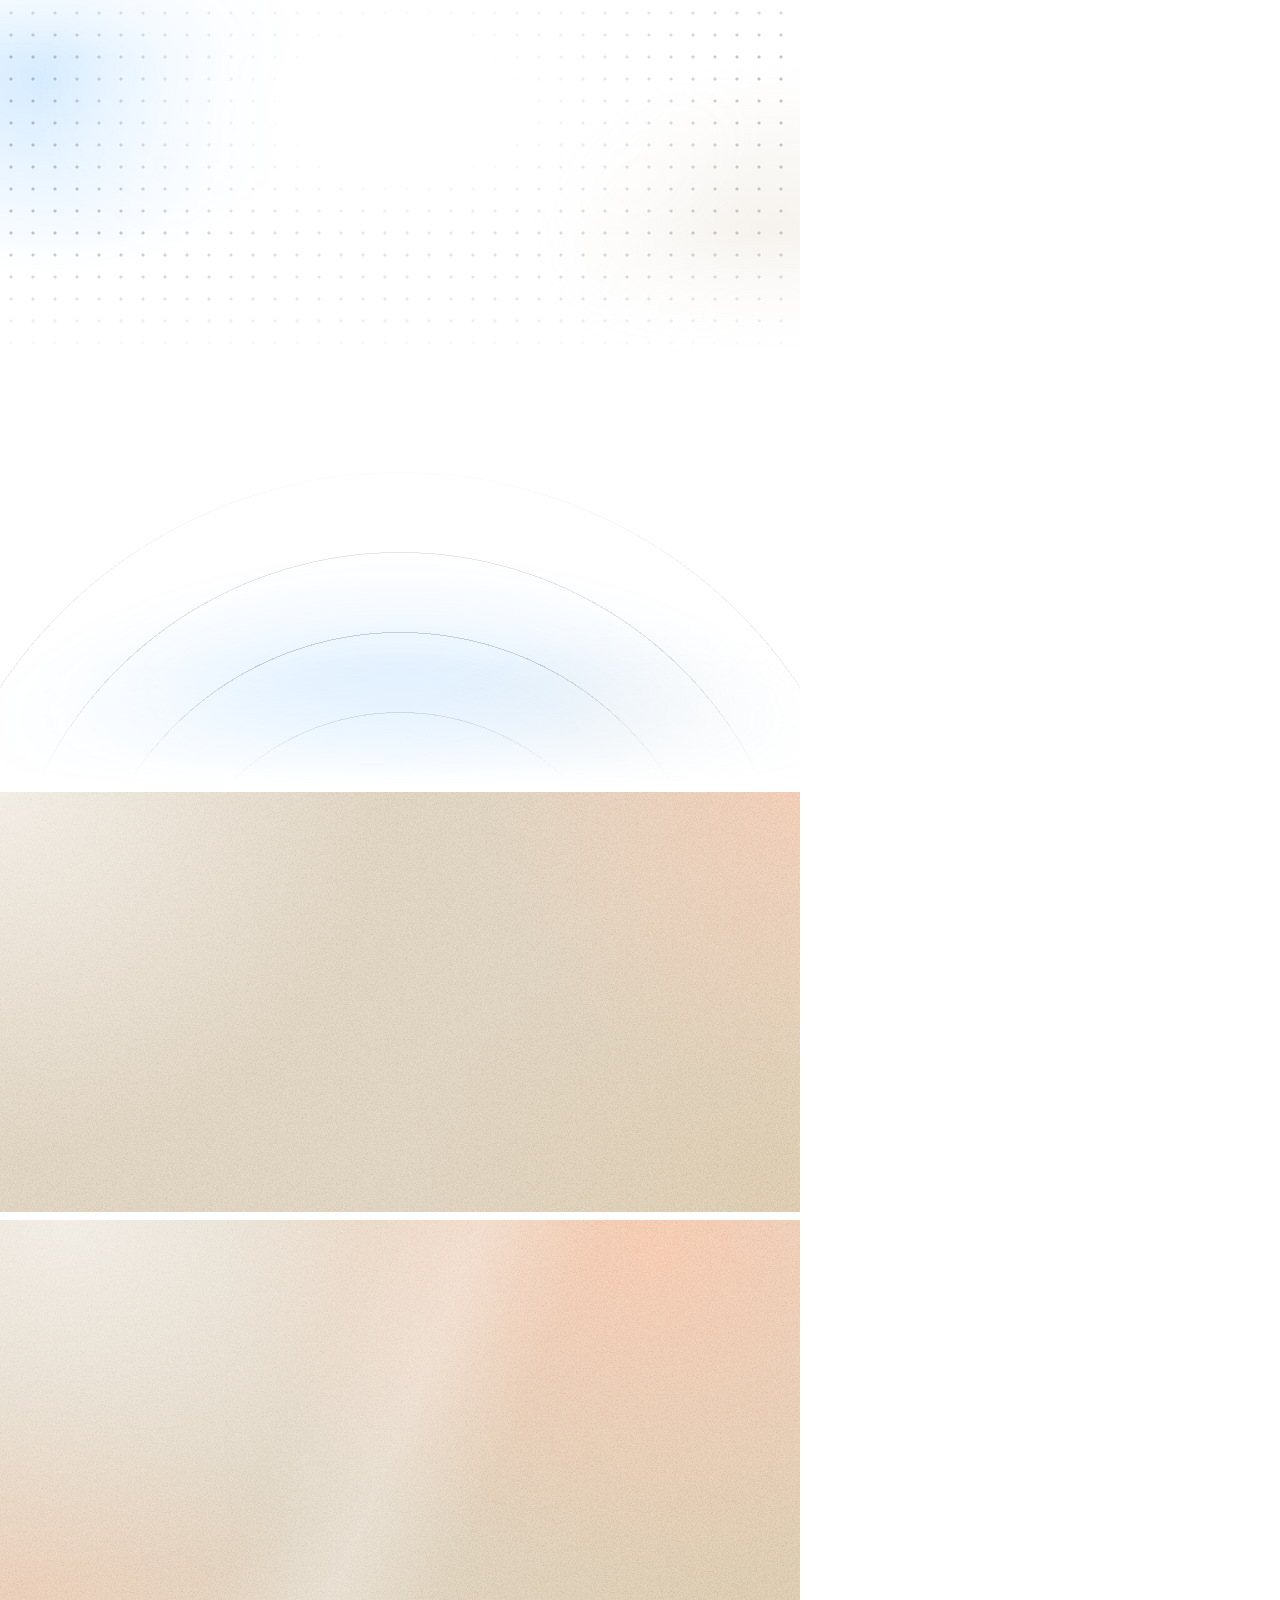
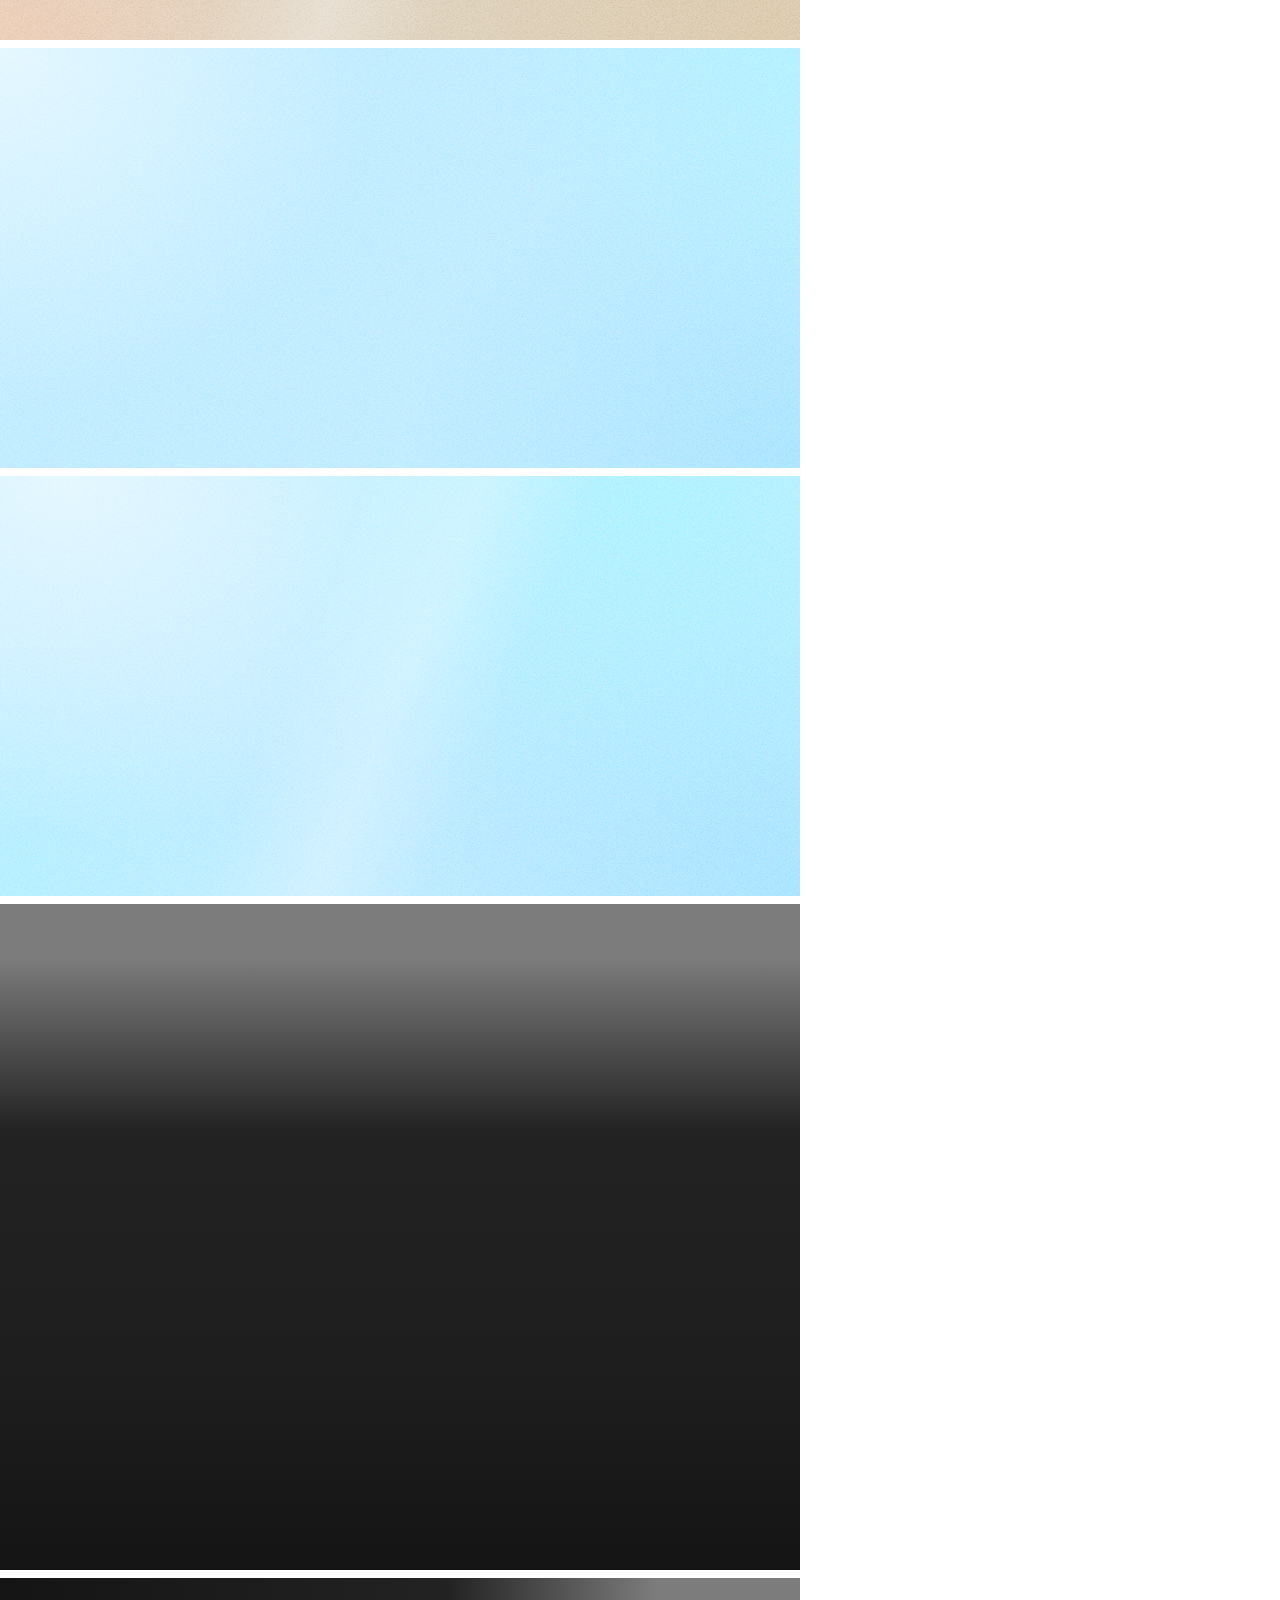
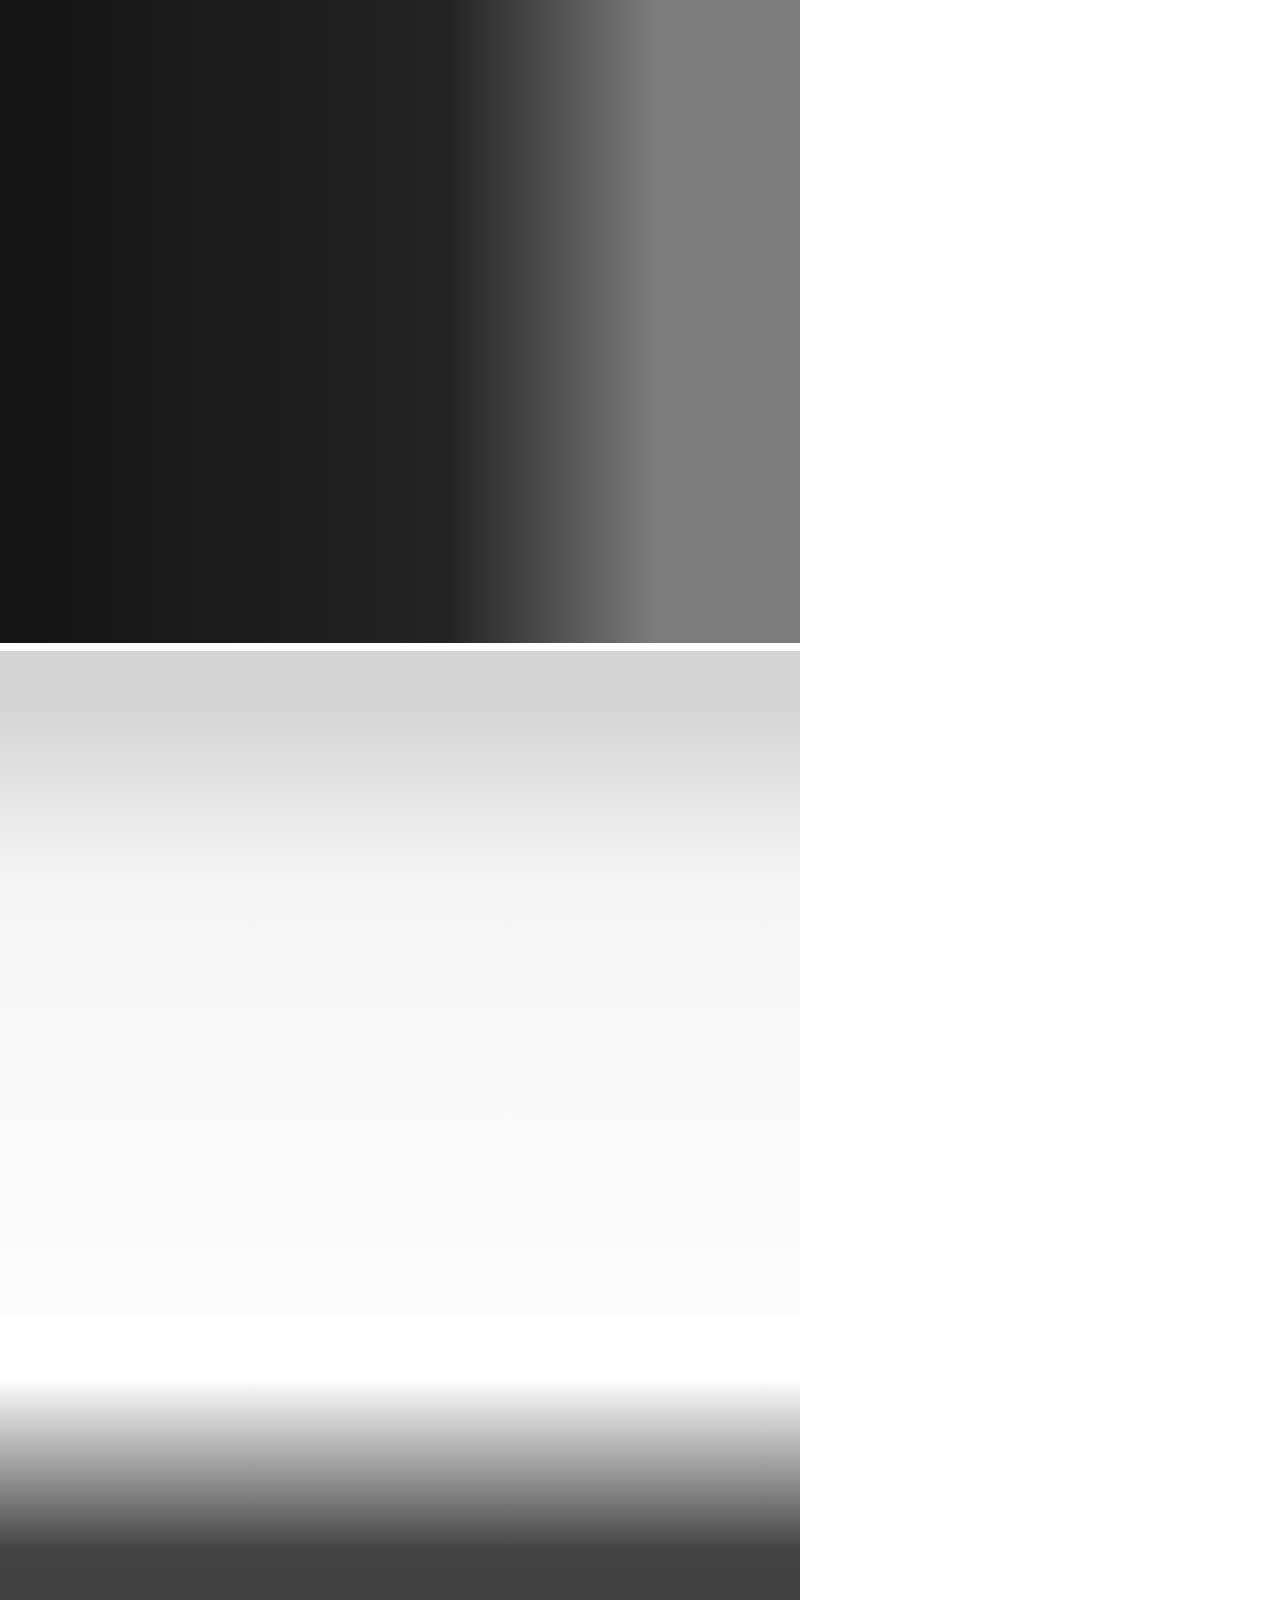
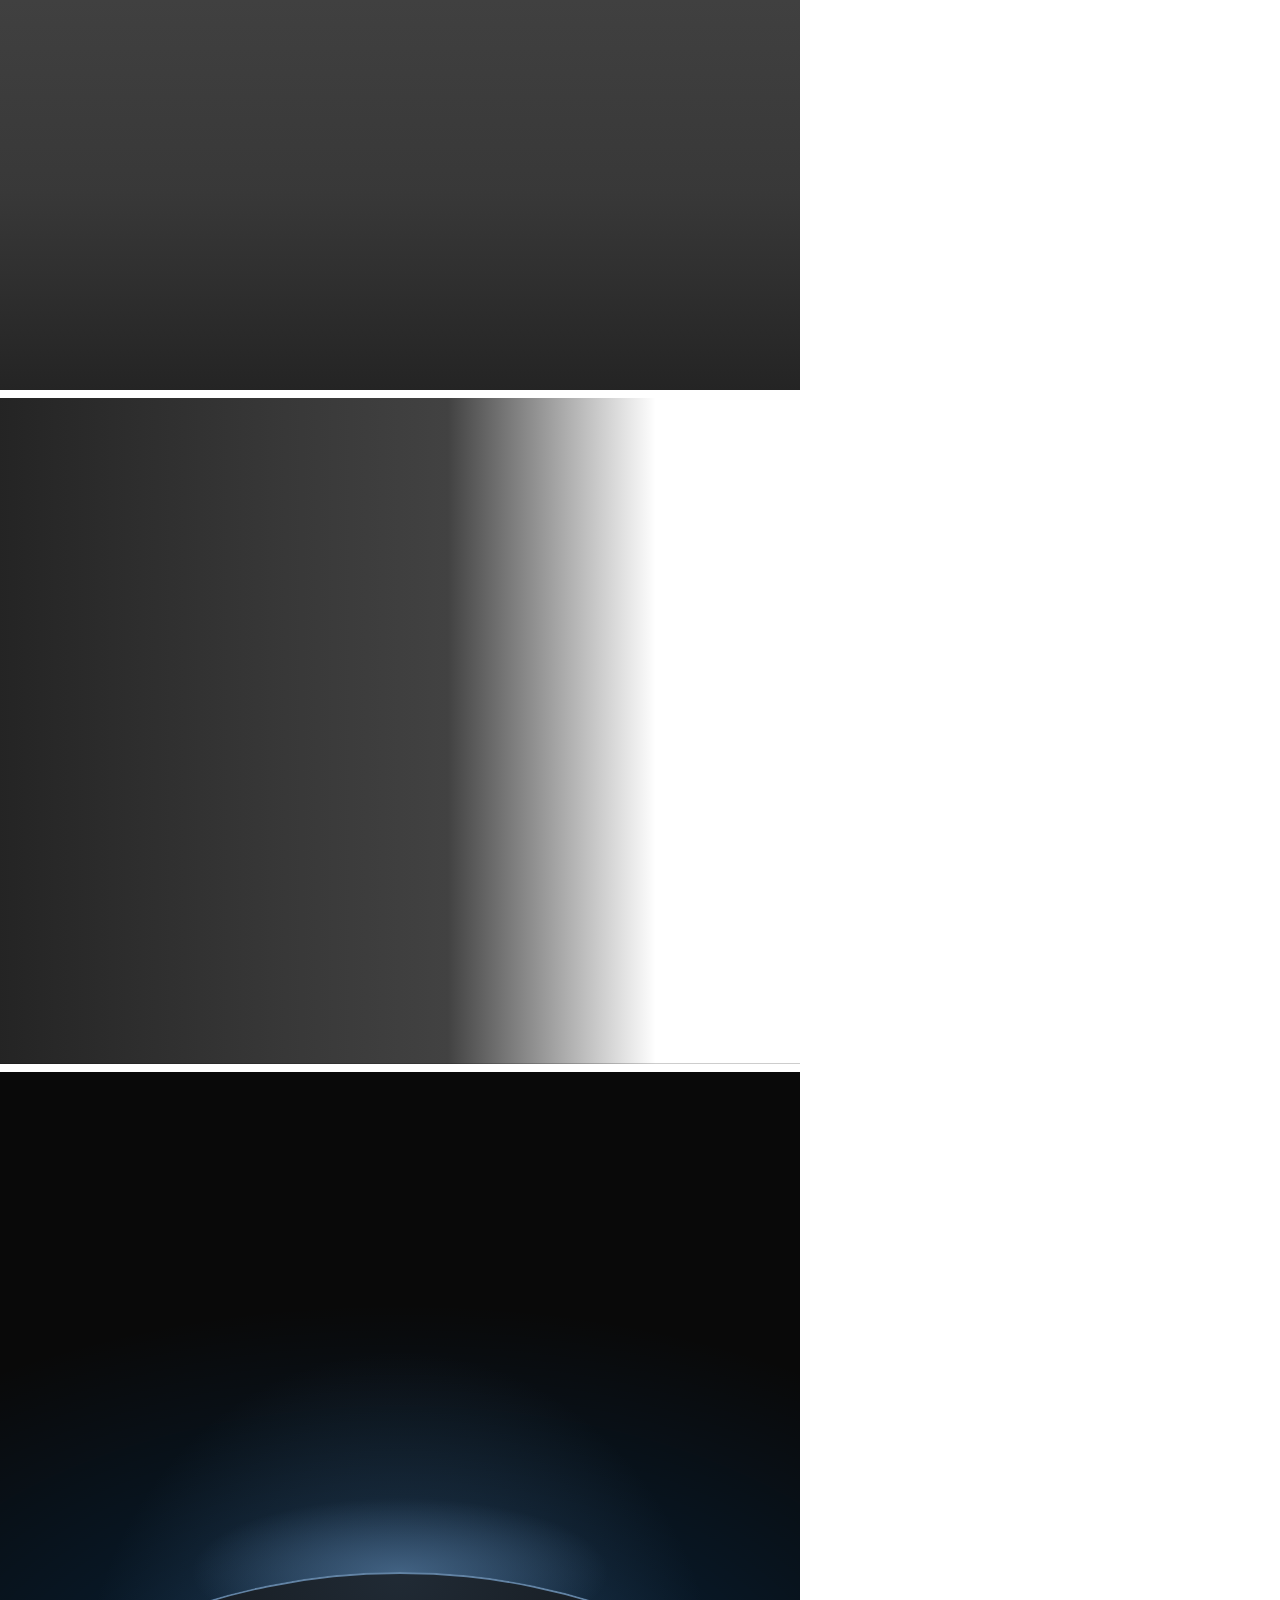
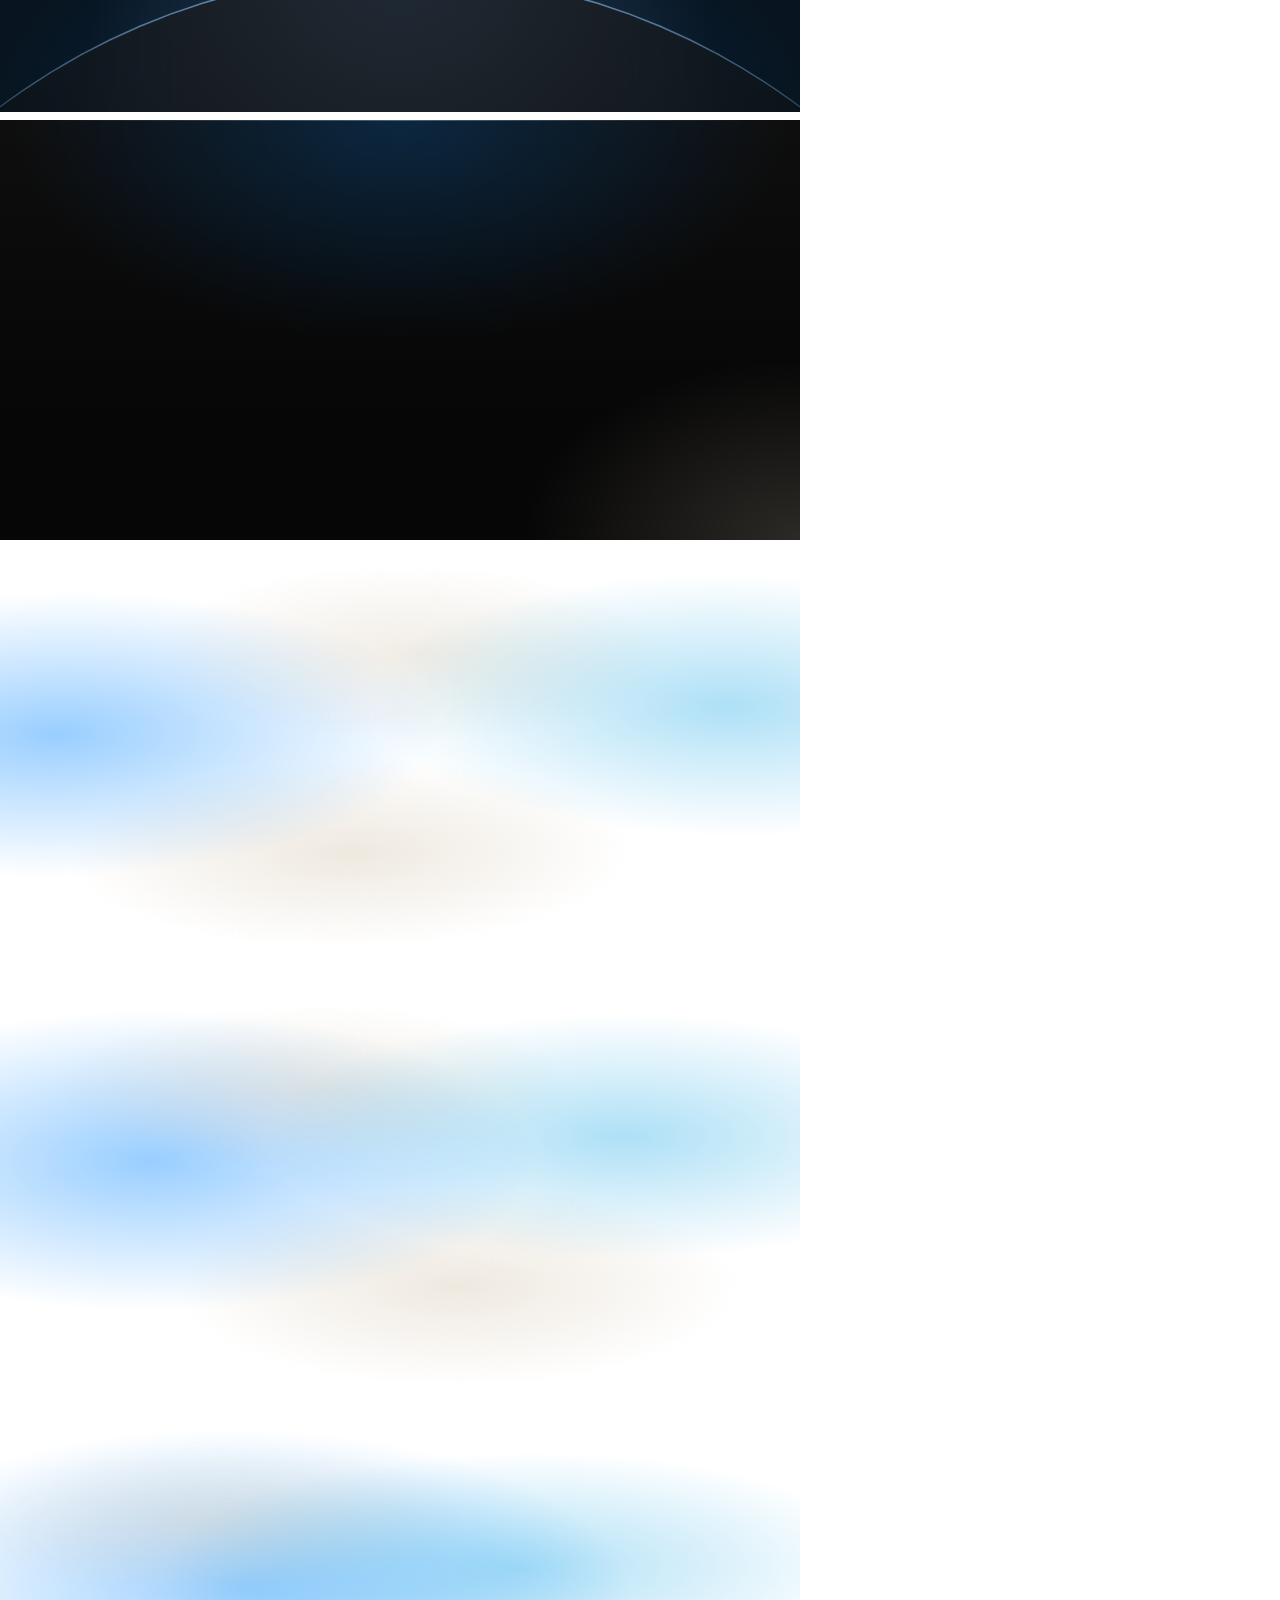
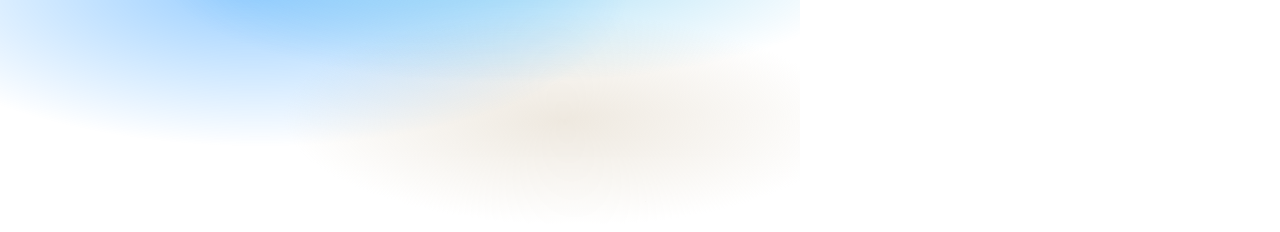
<file: .claude/skills/design-taste-frontend/assets/backgrounds/check.html>
<!doctype html>
<html lang="en" data-ground="sand">
<head>
<meta charset="utf-8">
<title>Backgrounds contrast check</title>
<!-- Every ground in a 800px box, for check.mjs: it sets a palette, screenshots the boxes and measures
     the ink and muted contrast on every pixel of each ground's text zone (index.json). The photograph
     grounds sit on a flat grey picture: #7c7c7c for the dark scrim, #d4d4d4 for the light one; and the worst case of the dark scrim: a white
     picture (white words on it). The light scrim is for pale photographs only. -->
<link rel="stylesheet" href="../system.css">
<link rel="stylesheet" href="backgrounds.css">
<style>body { margin: 0; width: 800px; } .box { width: 800px; margin: 0 0 8px; padding: 24px; font-size: 20px; } .pi, .pm { visibility: hidden; } .pi { color: var(--ink); } .pm { color: var(--muted); }  /* the liquid blobs held at the start, the middle and the end of their drift (the keyframes in backgrounds.css), so the text zone is measured where they stand under it */
  .at-start::before { animation: none; transform: translate3d(-7%, 0, 0) skewX(-7deg) scaleY(.94); } .at-start::after { animation: none; transform: translate3d(8%, 0, 0) skewX(6deg) scaleY(1.04); }
  .at-mid::before { animation: none; transform: translate3d(.5%, 0, 0) skewX(-.5deg) scaleY(.995); } .at-mid::after { animation: none; transform: translate3d(-.5%, 0, 0) scaleY(.98); }
  .at-end::before { animation: none; transform: translate3d(8%, 0, 0) skewX(6deg) scaleY(1.05); } .at-end::after { animation: none; transform: translate3d(-9%, 0, 0) skewX(-6deg) scaleY(.92); }
</style>
<script src="backgrounds.js" defer></script>
</head>
<body>
<div class="bg-mist box" data-g="mist" style="height:420px"><span class="pi">Ink</span> <span class="pm">Muted</span></div>
<div class="bg-halo box" data-g="halo" style="height:420px"><span class="pi">Ink</span> <span class="pm">Muted</span></div>
<div class="bg-grain box" data-g="grain" style="height:420px"><span class="pi">Ink</span> <span class="pm">Muted</span></div>
<div class="bg-paper box" data-g="paper" style="height:420px"><span class="pi">Ink</span> <span class="pm">Muted</span></div>
<div class="bg-dusk box" data-g="dusk" style="height:420px"><span class="pi">Ink</span> <span class="pm">Muted</span></div>
<div class="bg-topglow box" data-g="topglow" style="height:560px"><span class="pi">Ink</span> <span class="pm">Muted</span></div>
<div class="bg-ruled box" data-g="ruled" style="height:420px"><span class="pi">Ink</span> <span class="pm">Muted</span></div>
<div class="bg-dots box" data-g="dots" style="height:420px"><span class="pi">Ink</span> <span class="pm">Muted</span></div>
<div class="bg-arcs box" data-g="arcs" style="height:420px"><span class="pi">Ink</span> <span class="pm">Muted</span></div>
<div class="bg-band box" data-g="band" style="height:420px"><span class="pi">Ink</span> <span class="pm">Muted</span></div>
<div class="bg-field box" data-g="field" style="height:420px"><span class="pi">Ink</span> <span class="pm">Muted</span></div>
<div class="bg-band bg-tint box" data-g="band-tint" style="height:420px"><span class="pi">Ink</span> <span class="pm">Muted</span></div>
<div class="bg-field bg-tint box" data-g="field-tint" style="height:420px"><span class="pi">Ink</span> <span class="pm">Muted</span></div>
<div class="bg-photo box" data-g="photo" style="height:520px;--g-photo:linear-gradient(#7c7c7c,#7c7c7c)"><span class="pi">Ink</span> <span class="pm">Muted</span></div>
<div class="bg-photo bg-photo--left box" data-g="photo-left" style="height:520px;--g-photo:linear-gradient(#7c7c7c,#7c7c7c)"><span class="pi">Ink</span> <span class="pm">Muted</span></div>
<div class="bg-photo bg-photo--light box" data-g="photo-light" style="height:520px;--g-photo:linear-gradient(#d4d4d4,#d4d4d4)"><span class="pi">Ink</span> <span class="pm">Muted</span></div>
<div class="bg-photo box" data-g="photo-white" style="height:520px;--g-photo:linear-gradient(#fff,#fff)"><span class="pi">Ink</span> <span class="pm">Muted</span></div>
<div class="bg-photo bg-photo--left box" data-g="photo-left-white" style="height:520px;--g-photo:linear-gradient(#fff,#fff)"><span class="pi">Ink</span> <span class="pm">Muted</span></div>
<div class="bg-horizon box" data-g="horizon" style="height:640px"><span class="pi">Ink</span> <span class="pm">Muted</span></div>
<div class="bg-deep box" data-g="deep" style="height:420px"><span class="pi">Ink</span> <span class="pm">Muted</span></div>
<div class="bg-liquid box at-start" data-g="liquid" data-no-pause style="height:420px"><span class="pi">Ink</span> <span class="pm">Muted</span></div>
<div class="bg-liquid box at-mid" data-g="liquid-mid" data-no-pause style="height:420px"><span class="pi">Ink</span> <span class="pm">Muted</span></div>
<div class="bg-liquid box at-end" data-g="liquid-end" data-no-pause style="height:420px"><span class="pi">Ink</span> <span class="pm">Muted</span></div>

</body>
</html>
</file>
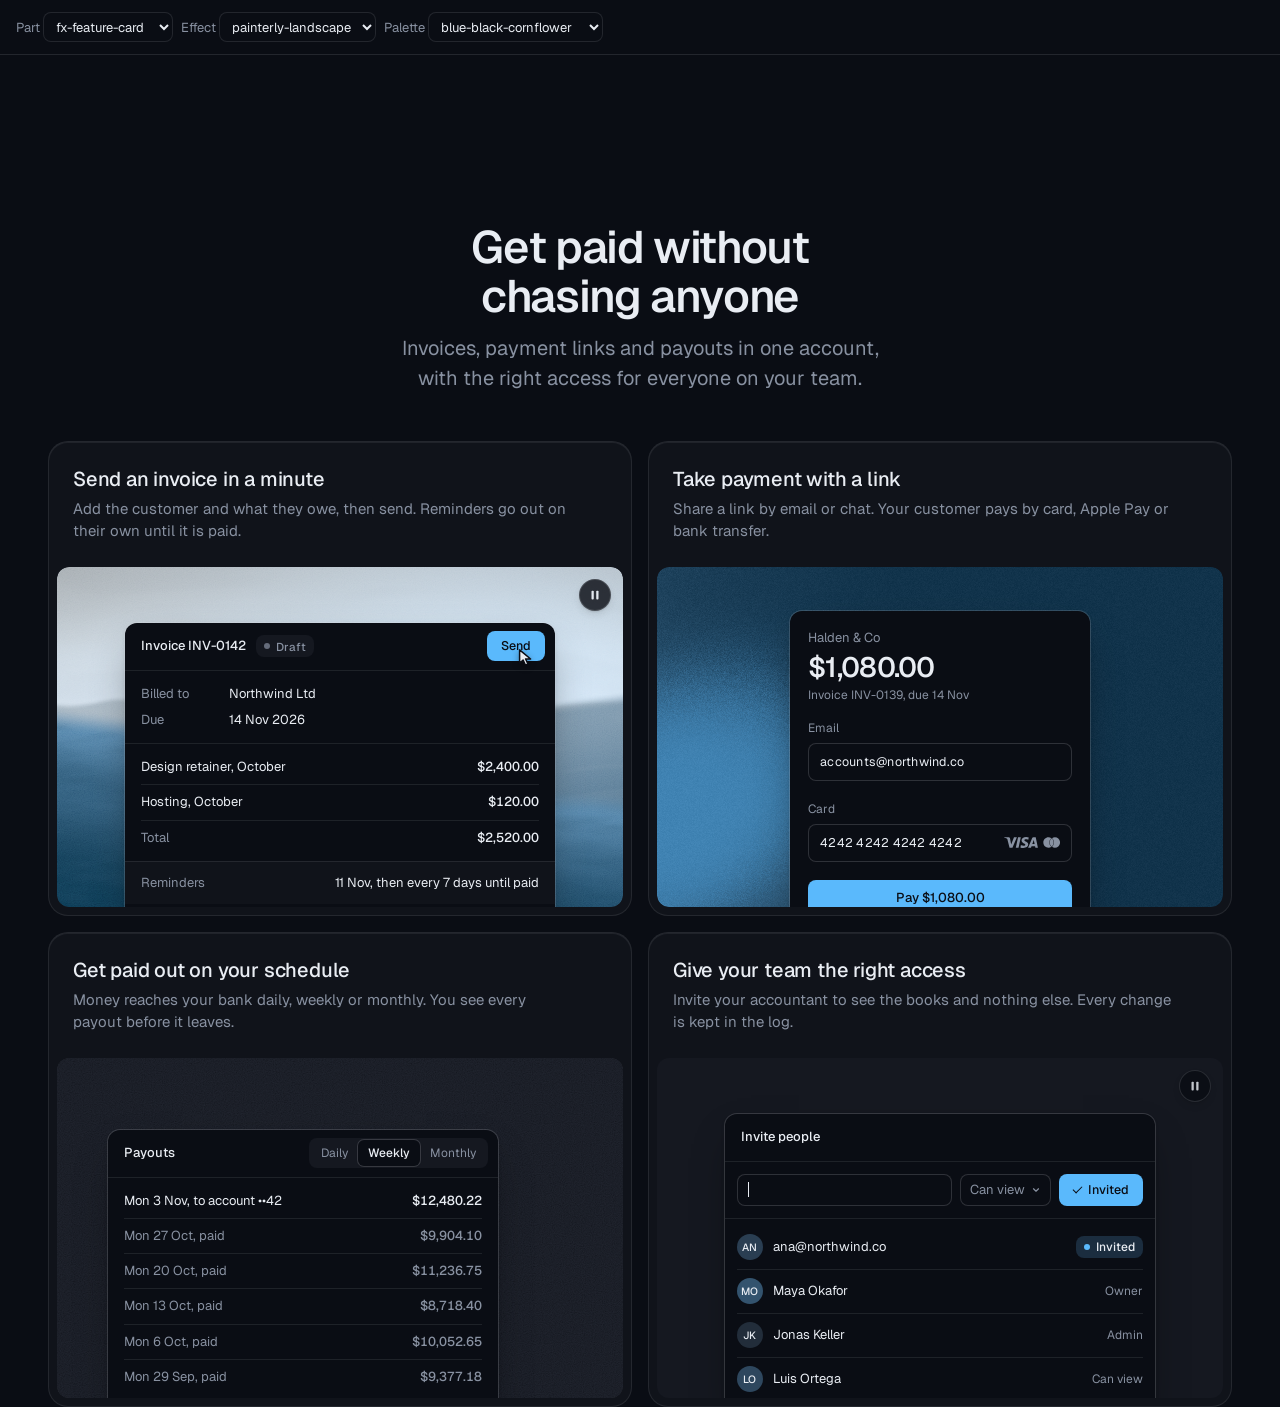
<file: .claude/skills/design-taste-frontend/assets/components/_lab.html>
<!doctype html>
<html lang="en" data-radius="soft">
<head>
<script>window.__tpGlMax = 16;   /* a gallery shows many live effects at once; a page of a site keeps the default 4 (fx.js) */</script>
<meta charset="utf-8">
<meta name="viewport" content="width=device-width, initial-scale=1">
<title>Component lab</title>
<link rel="preconnect" href="https://fonts.googleapis.com">
<link rel="preconnect" href="https://fonts.gstatic.com" crossorigin>
<link href="https://fonts.googleapis.com/css2?family=Geist:wght@100..900&family=Geist+Mono:wght@400..600&display=swap" rel="stylesheet">
<link rel="stylesheet" href="../system.css">
<link rel="stylesheet" href="./base.css">
<style>
  /* one component on its own, with a chosen effect (or object) and palette:
     _lab.html?c=fx-chart&fx=ruled-grounds&palette=white-link-blue&w=640 */
  :root { --font-display: "Geist", system-ui, sans-serif; --font-text: "Geist", system-ui, sans-serif; --font-mono: "Geist Mono", ui-monospace, monospace; --display-weight: 560; --display-tracking: -0.03em; }
  body { min-height: 100vh; margin: 0; }
  .bar { display: flex; flex-wrap: wrap; gap: 8px; align-items: center; padding: 12px 16px; border-bottom: 1px solid var(--line); font: 13px/1.4 var(--font-text); color: var(--muted); }
  .bar select { font: inherit; color: var(--ink); background: var(--bg); border: 1px solid var(--line); border-radius: var(--r-sm); height: 30px; padding: 0 8px; }
  .stage { padding: clamp(16px, 4vw, 48px); margin-inline: auto; }
</style>
</head>
<body>
<div class="bar">
  <label>Part <select id="c"></select></label>
  <label>Effect <select id="fx"></select></label>
  <label>Palette <select id="pal"></select></label>
</div>
<main class="stage" id="stage"></main>
<script type="module">
  import fx from '../effects/fx.js';
  const PARTS = ['fx-feature-card', 'fx-dither-object', 'fx-headline', 'fx-button', 'fx-prompt', 'fx-icon-tiles', 'fx-stat', 'fx-globe', 'fx-map', 'fx-chart', 'fx-bars', 'fx-band', 'fx-spotlight', 'fx-photo', 'fx-avatar', 'fx-search', 'fx-logos', 'fx-tabs', 'fx-pricing', 'fx-progress'];
  const PALETTES = {
    'blue-black-cornflower': { bg: '#0a0d14', surface: '#131824', ink: '#e9edf3', muted: '#8891a1', accent: '#5ab9fc', accentInk: '#0a0d14' },
    'graphite-safety-orange': { bg: '#18191b', surface: '#222427', ink: '#eff0f1', muted: '#9c9ea3', accent: '#ff4a1f', accentInk: '#18191b' },
    'white-link-blue': { bg: '#ffffff', surface: '#f4f4f4', ink: '#111111', muted: '#6b6b6b', accent: '#1a4be0', accentInk: '#ffffff' },
    'moss-sand': { bg: '#ddd6c6', surface: '#d2cab8', ink: '#2a2a26', muted: '#59574e', accent: '#4f6238', accentInk: '#ffffff' },
    'cobalt-field': { bg: '#0034eb', surface: '#002fd6', ink: '#ffffff', muted: '#dfe4f2', accent: '#e9e34a', accentInk: '#111111' },
  };
  const q = new URLSearchParams(location.search);
  const part = PARTS.includes(q.get('c')) ? q.get('c') : PARTS[0];
  const palId = PALETTES[q.get('palette')] ? q.get('palette') : 'blue-black-cornflower';
  const p = PALETTES[palId];
  const s = document.documentElement.style;
  const action = fx.color.contrast(p.accent, p.bg) >= 2.2 ? p.accent : p.ink;
  Object.entries({ '--p-bg': p.bg, '--p-surface': p.surface, '--p-ink': p.ink, '--p-muted': p.muted, '--p-accent': p.accent, '--p-accent-ink': p.accentInk, '--p-action': action, '--p-action-ink': action === p.accent ? p.accentInk : p.bg }).forEach(([k, v]) => s.setProperty(k, v));
  s.colorScheme = fx.color.isDark(p.bg) ? 'dark' : 'light';
  if (q.has('fallback')) fx.config.forceFallback = true;
  // one part at a time: at most 4 live WebGL contexts on this page
  fx.config.maxLive = 4;
  if (q.has('w')) document.getElementById('stage').style.maxWidth = q.get('w') + 'px';

  const base = `./${part}/`;
  const [meta, html, mod] = await Promise.all([fetch(base + 'meta.json').then(r => r.json()), fetch(base + 'component.html').then(r => r.text()), import(base + 'component.js')]);
  const link = Object.assign(document.createElement('link'), { rel: 'stylesheet', href: base + 'component.css' });
  document.head.append(link);
  await new Promise(r => { link.onload = link.onerror = r; });
  const choices = meta.effects?.length ? meta.effects : meta.objects || [];
  const chosen = choices.includes(q.get('fx')) ? q.get('fx') : meta.default;
  const stage = document.getElementById('stage');
  stage.innerHTML = html;
  const root = stage.firstElementChild;
  // the chosen effect goes where the part reads it: data-cx-object, data-cx-fill, or data-cx-effect on the root
  // the dither object: one figure set to the chosen object (one live object, as on a page); no caption under it
  if (meta.objects) {
    const fig = root.matches('[data-cx-object]') ? root : root.querySelector('[data-cx-object]');
    fig.dataset.cxObject = chosen;
    if (q.get('render') === 'studio') fig.dataset.cxRender = 'studio';
    fig.querySelector('.cx-obj__stage').removeAttribute('aria-label');
    fig.style.maxWidth = '720px';
  }
  // without ?fx= the markup keeps its own effects (the feature card mixes a landscape and a grain: setting
  // the default on every panel would paint the grain panel as a landscape too)
  else if (!choices.includes(q.get('fx'))) { /* as written */ }
  else if (root.querySelector('[data-cx-fill]')) root.querySelectorAll('[data-cx-fill]').forEach(el => { el.dataset.cxFill = chosen; });
  else if (root.querySelector('[data-cx-effect]')) root.querySelectorAll('[data-cx-effect]').forEach(el => { el.dataset.cxEffect = chosen; });
  else root.dataset.cxEffect = chosen;
  // the map draws its baked streets; an effect named with ?fx= shows its fallback ground (no map data) instead
  if (part === 'fx-map' && choices.includes(q.get('fx'))) delete root.dataset.cxMap;
  await document.fonts.ready;
  window.__part = mod.default(root);
  setTimeout(() => { document.documentElement.dataset.ready = '1'; }, 1200);

  const fill = (sel, list, cur, key) => {
    const el = document.getElementById(sel);
    el.innerHTML = list.map(v => `<option${v === cur ? ' selected' : ''}>${v}</option>`).join('');
    el.addEventListener('change', () => { q.set(key, el.value); if (key === 'c') q.delete('fx'); location.search = q.toString(); });
  };
  fill('c', PARTS, part, 'c');
  // a part whose default is none (the map's streets, the photograph as it is) lists none first, so the
  // select never shows an effect that is not on
  fill('fx', meta.default === 'none' ? ['none', ...choices] : choices, chosen, 'fx');
  fill('pal', Object.keys(PALETTES), palId, 'palette');
</script>
</body>
</html>
</file>
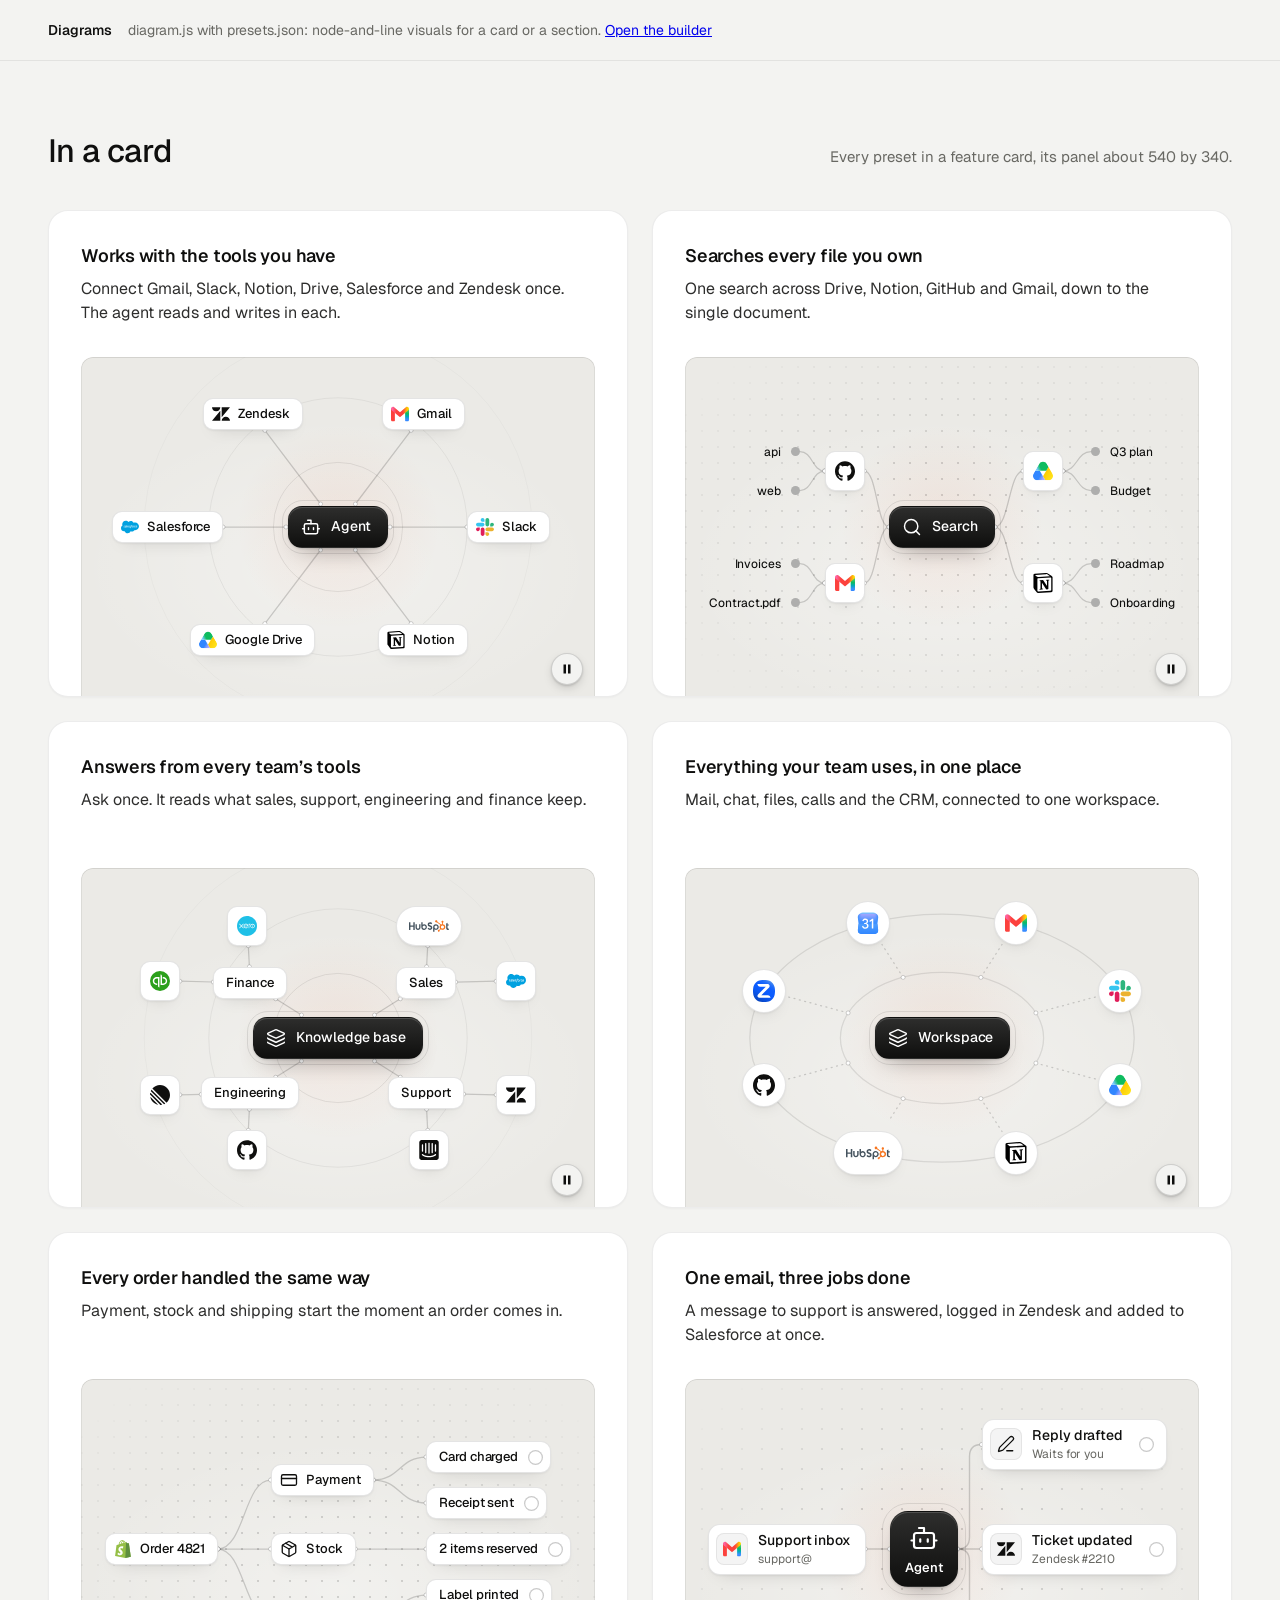
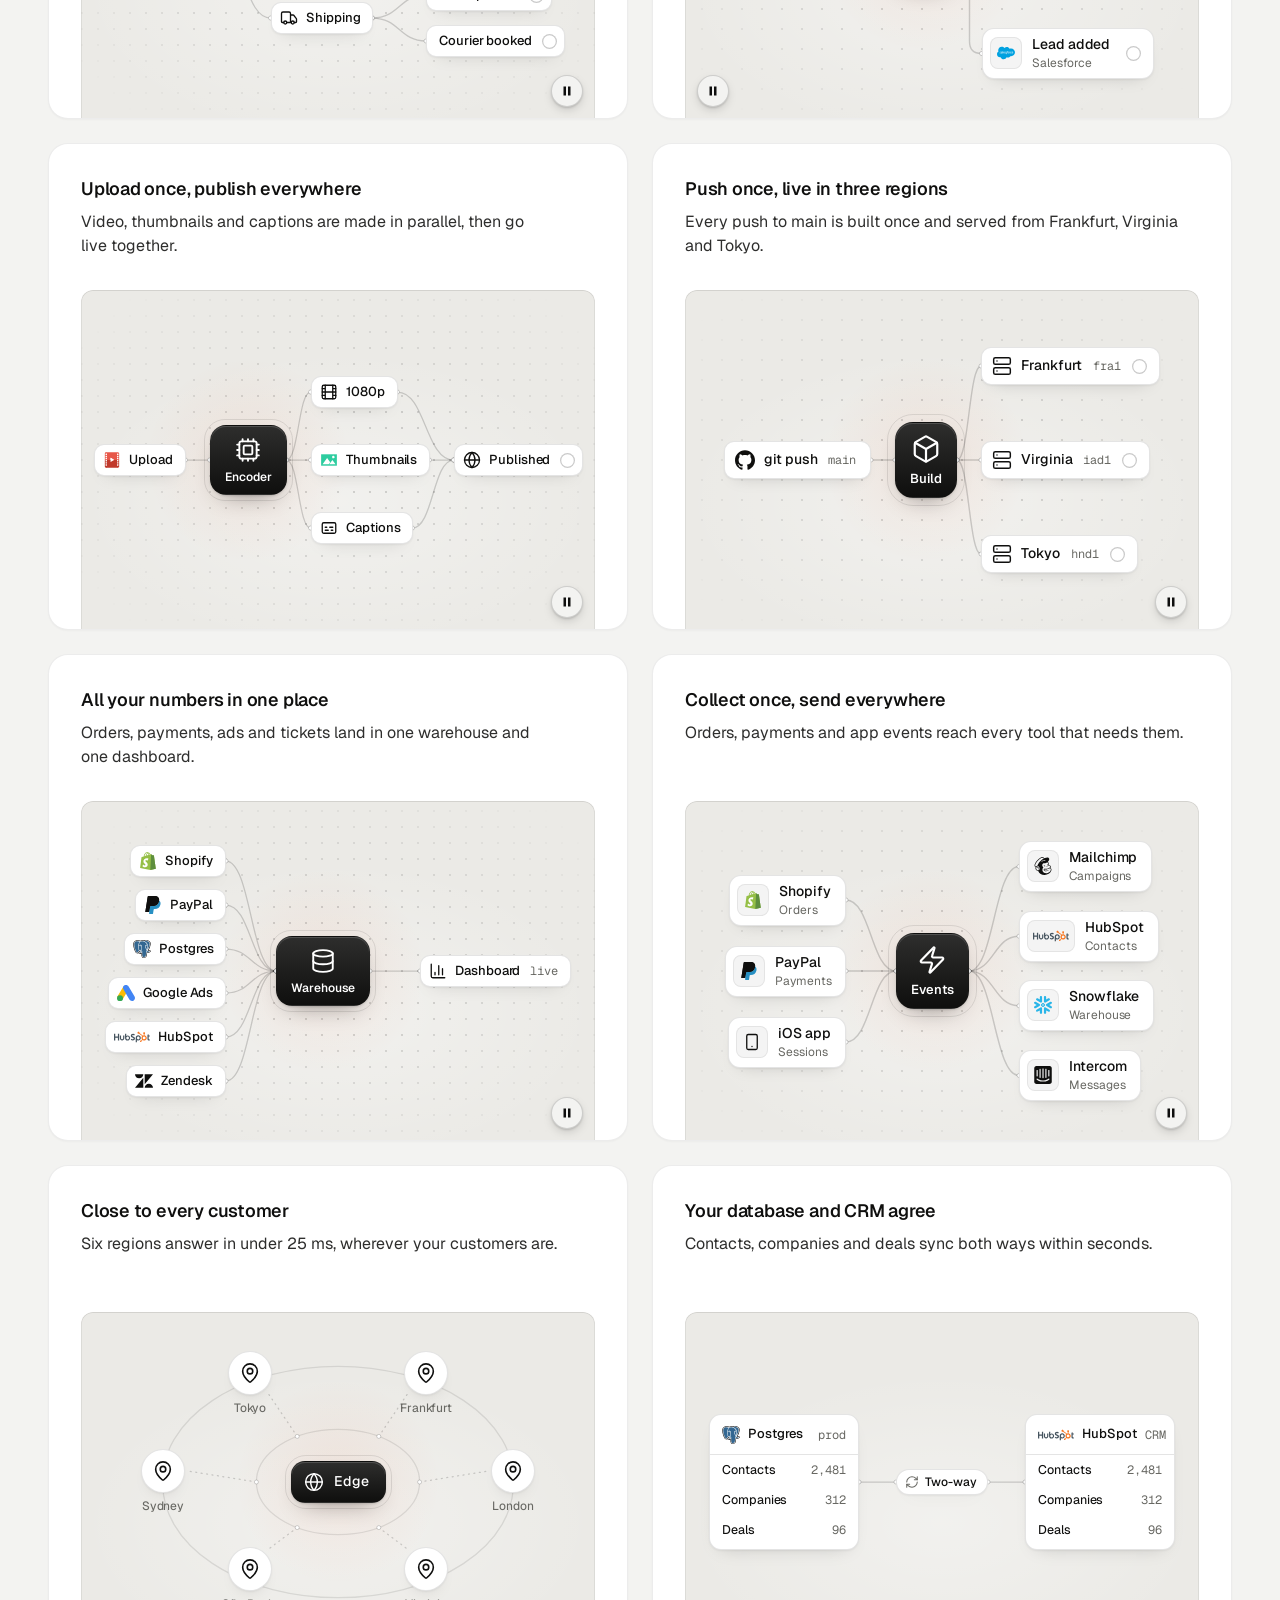
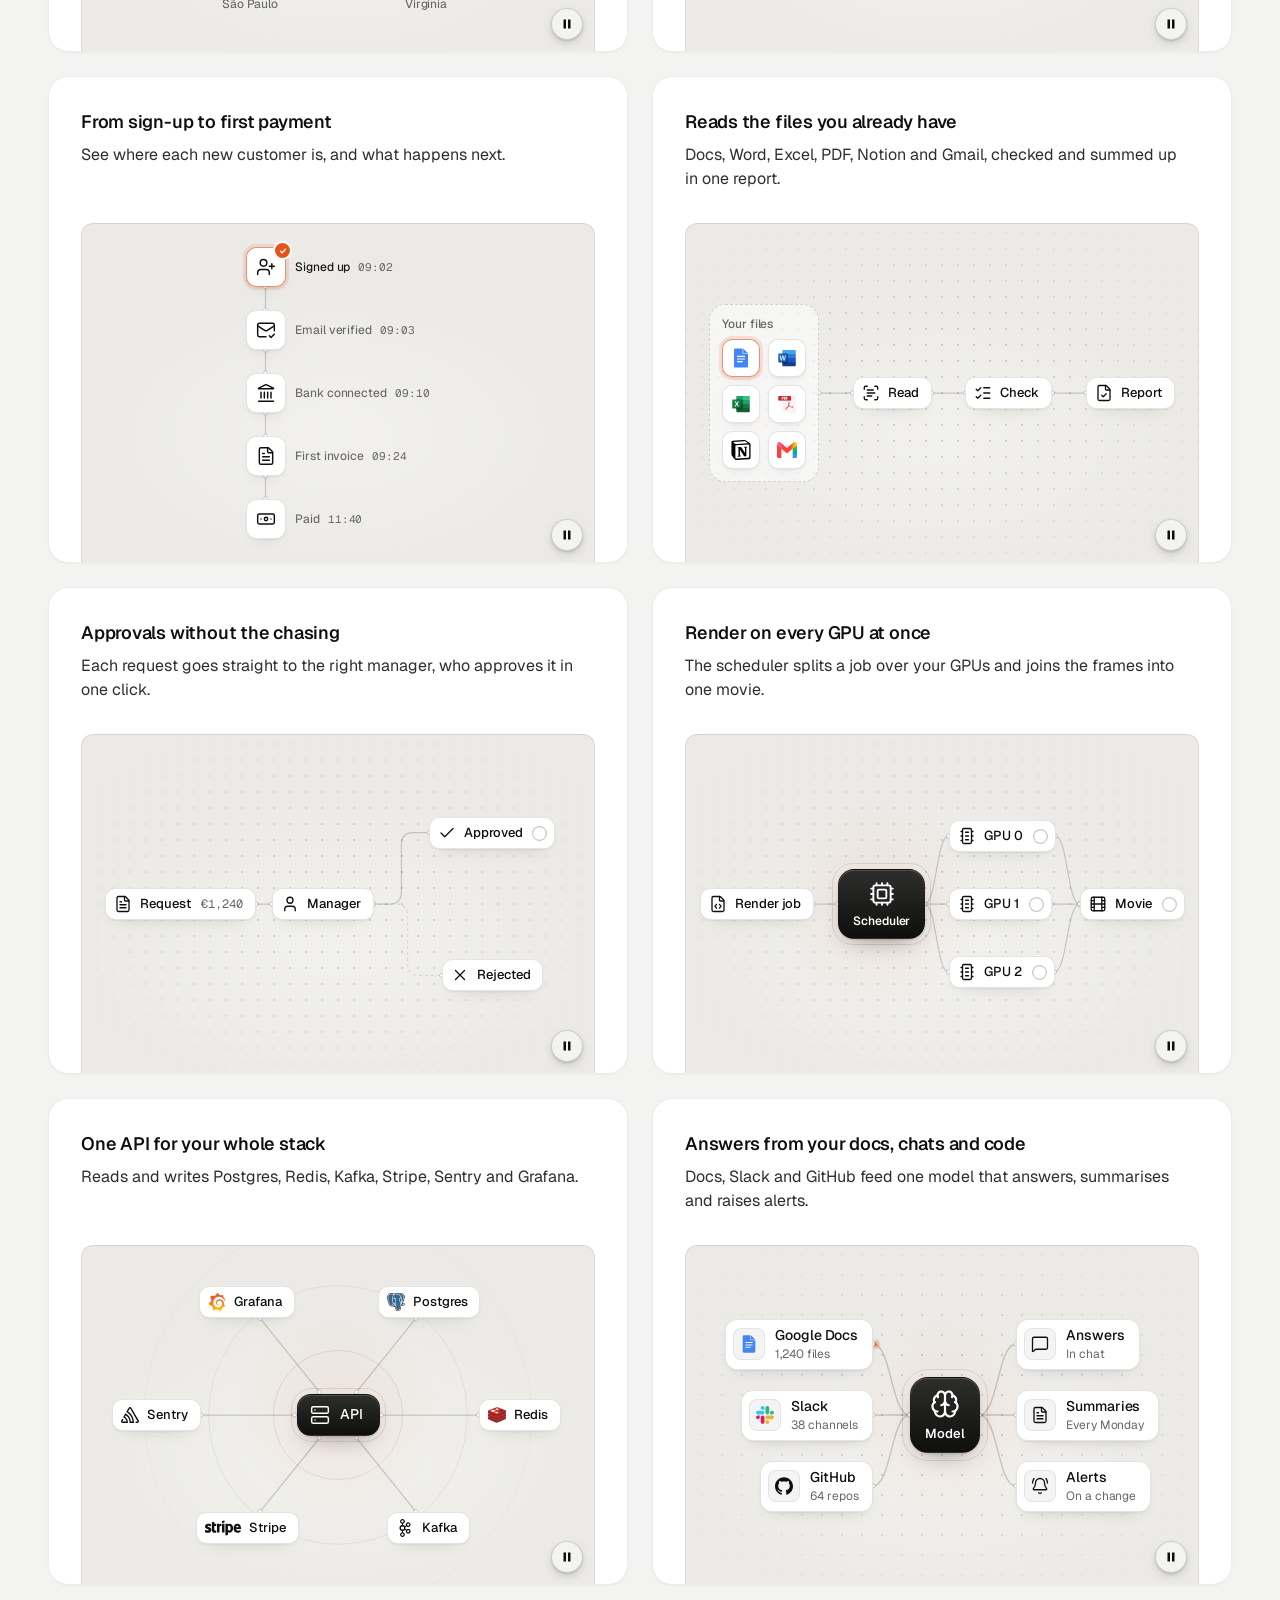
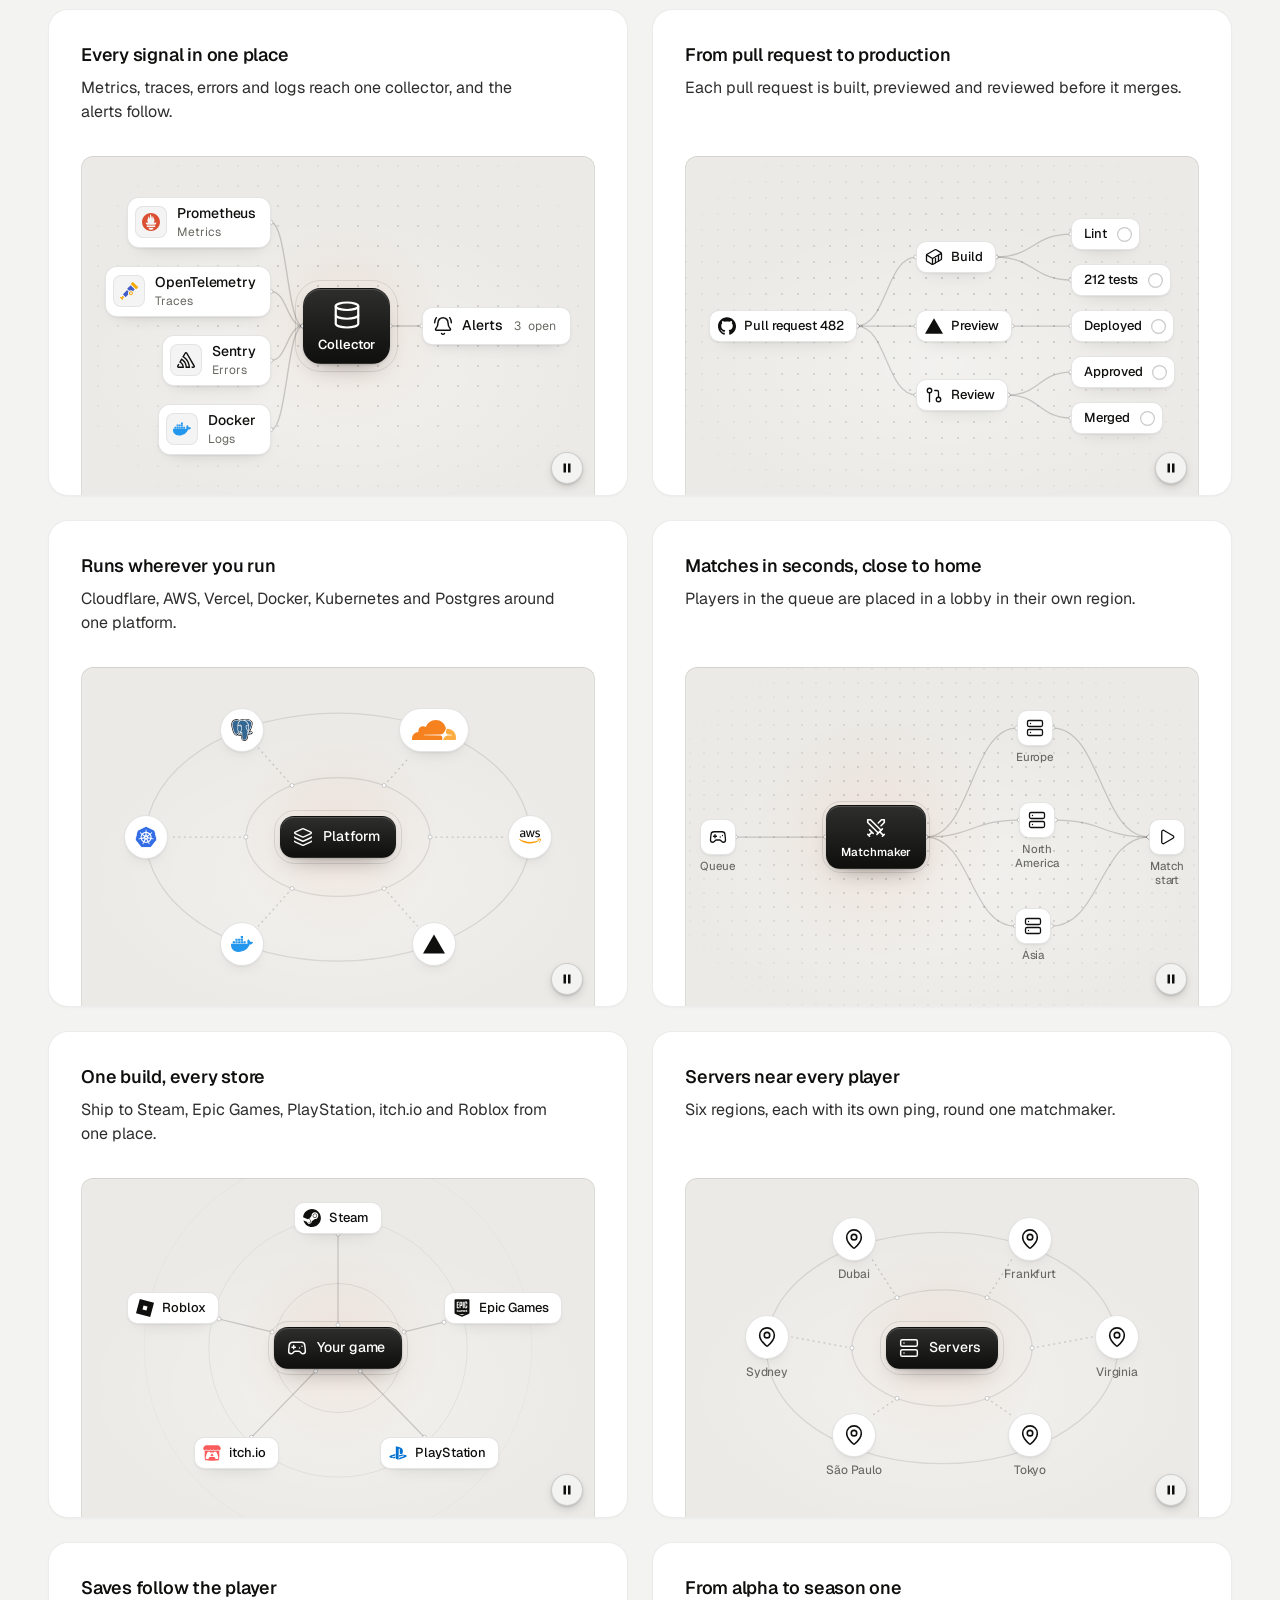
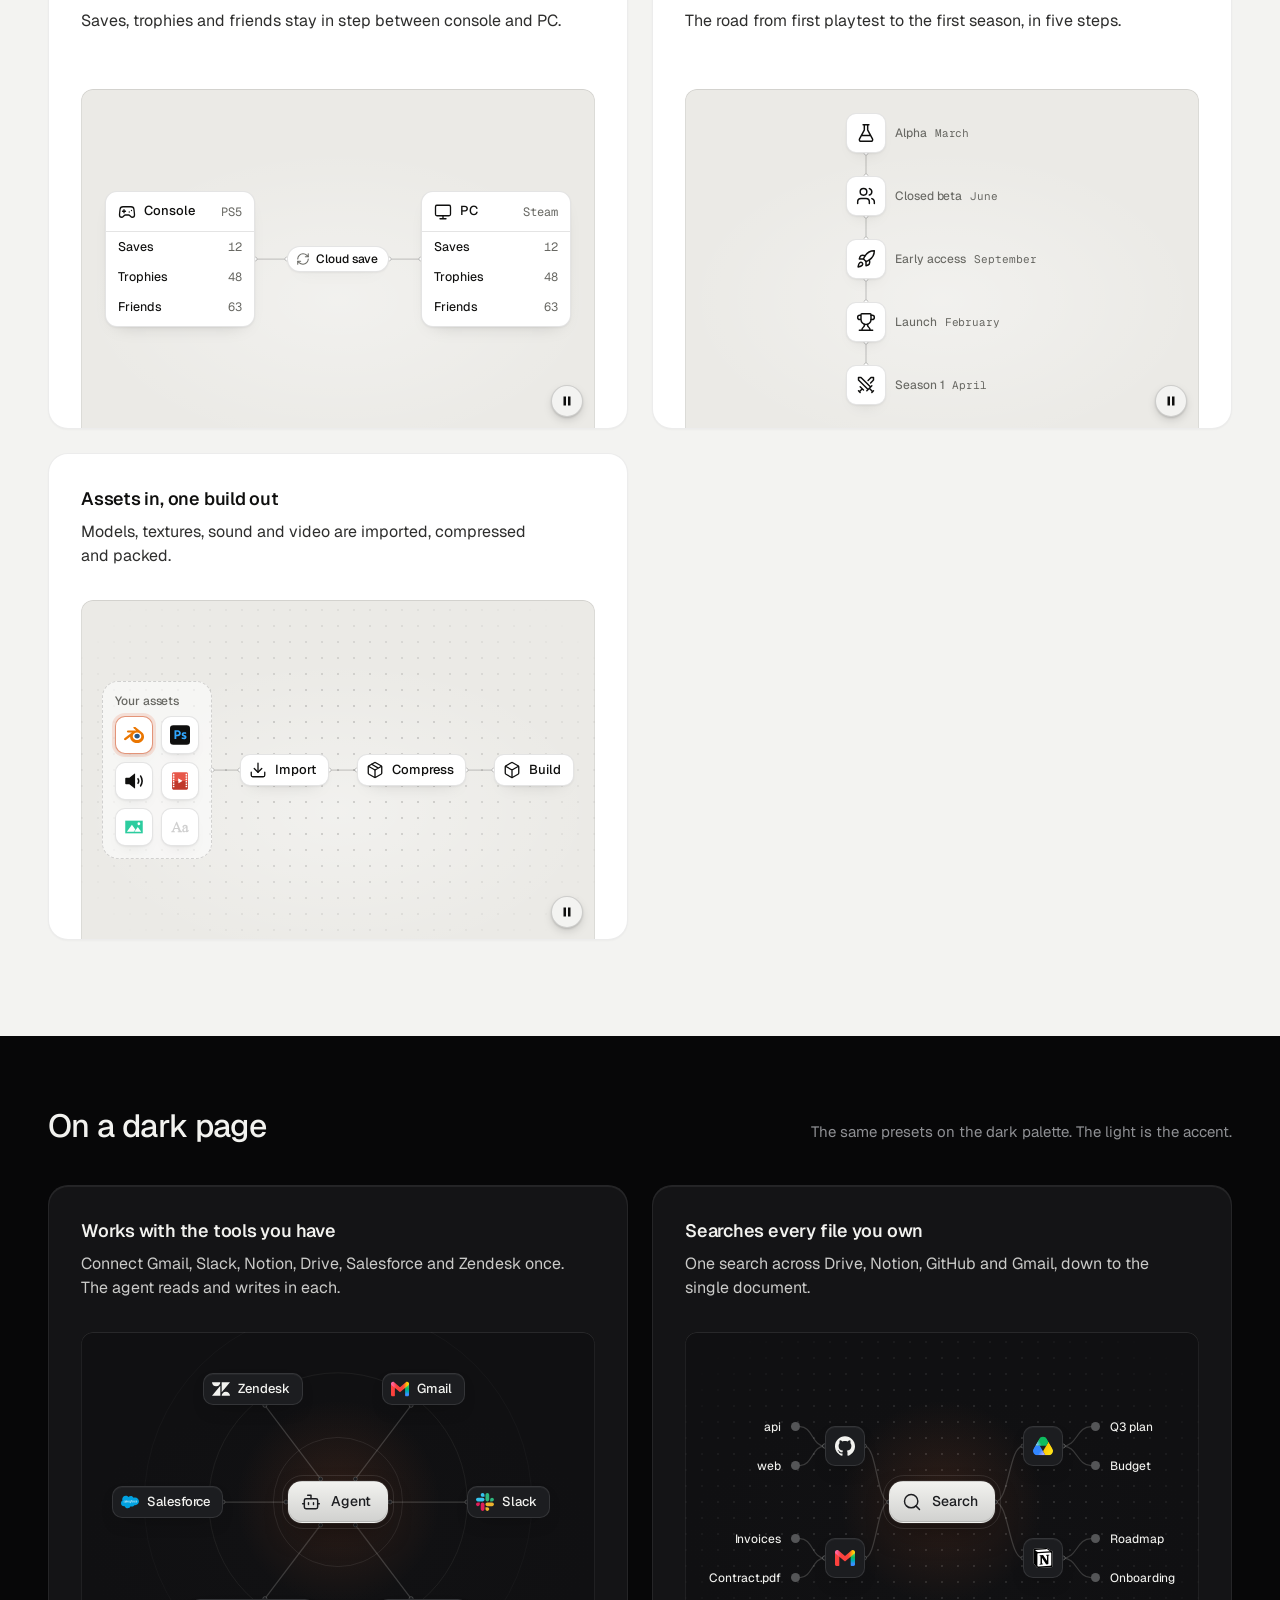
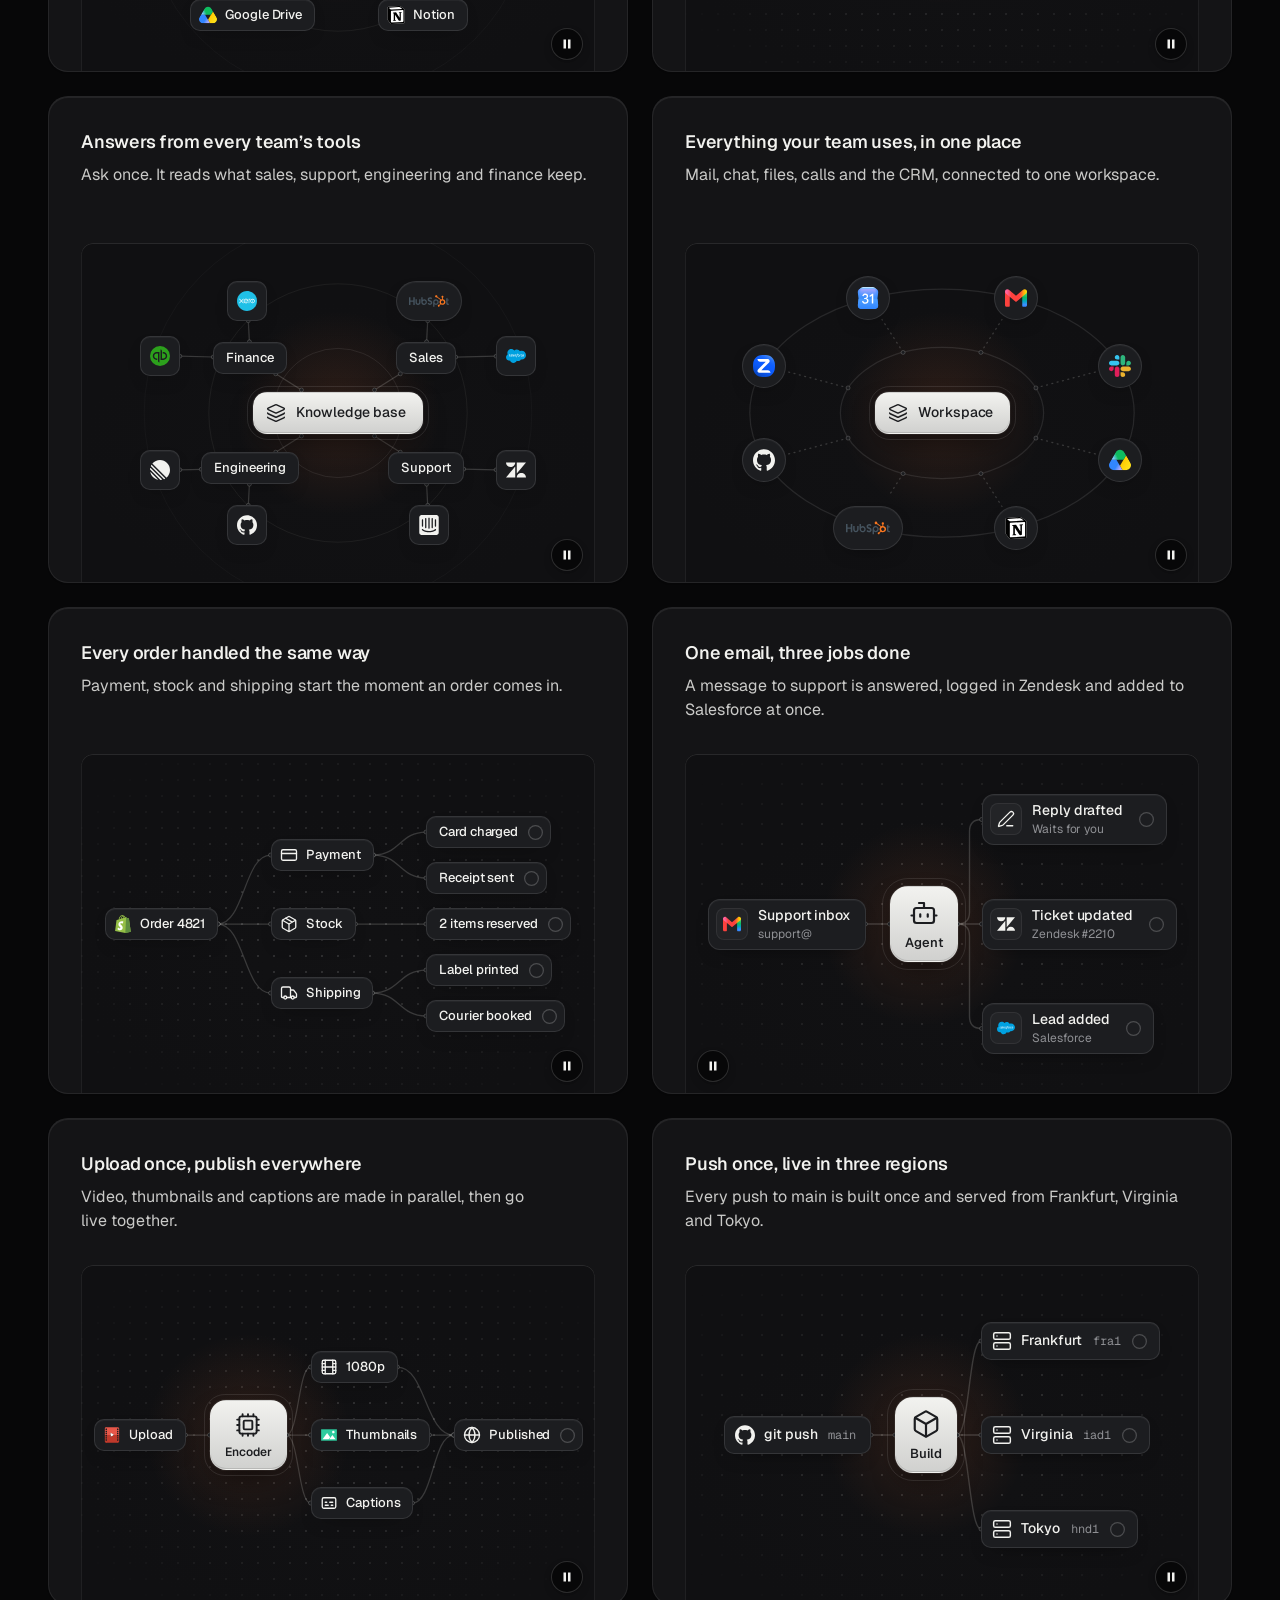
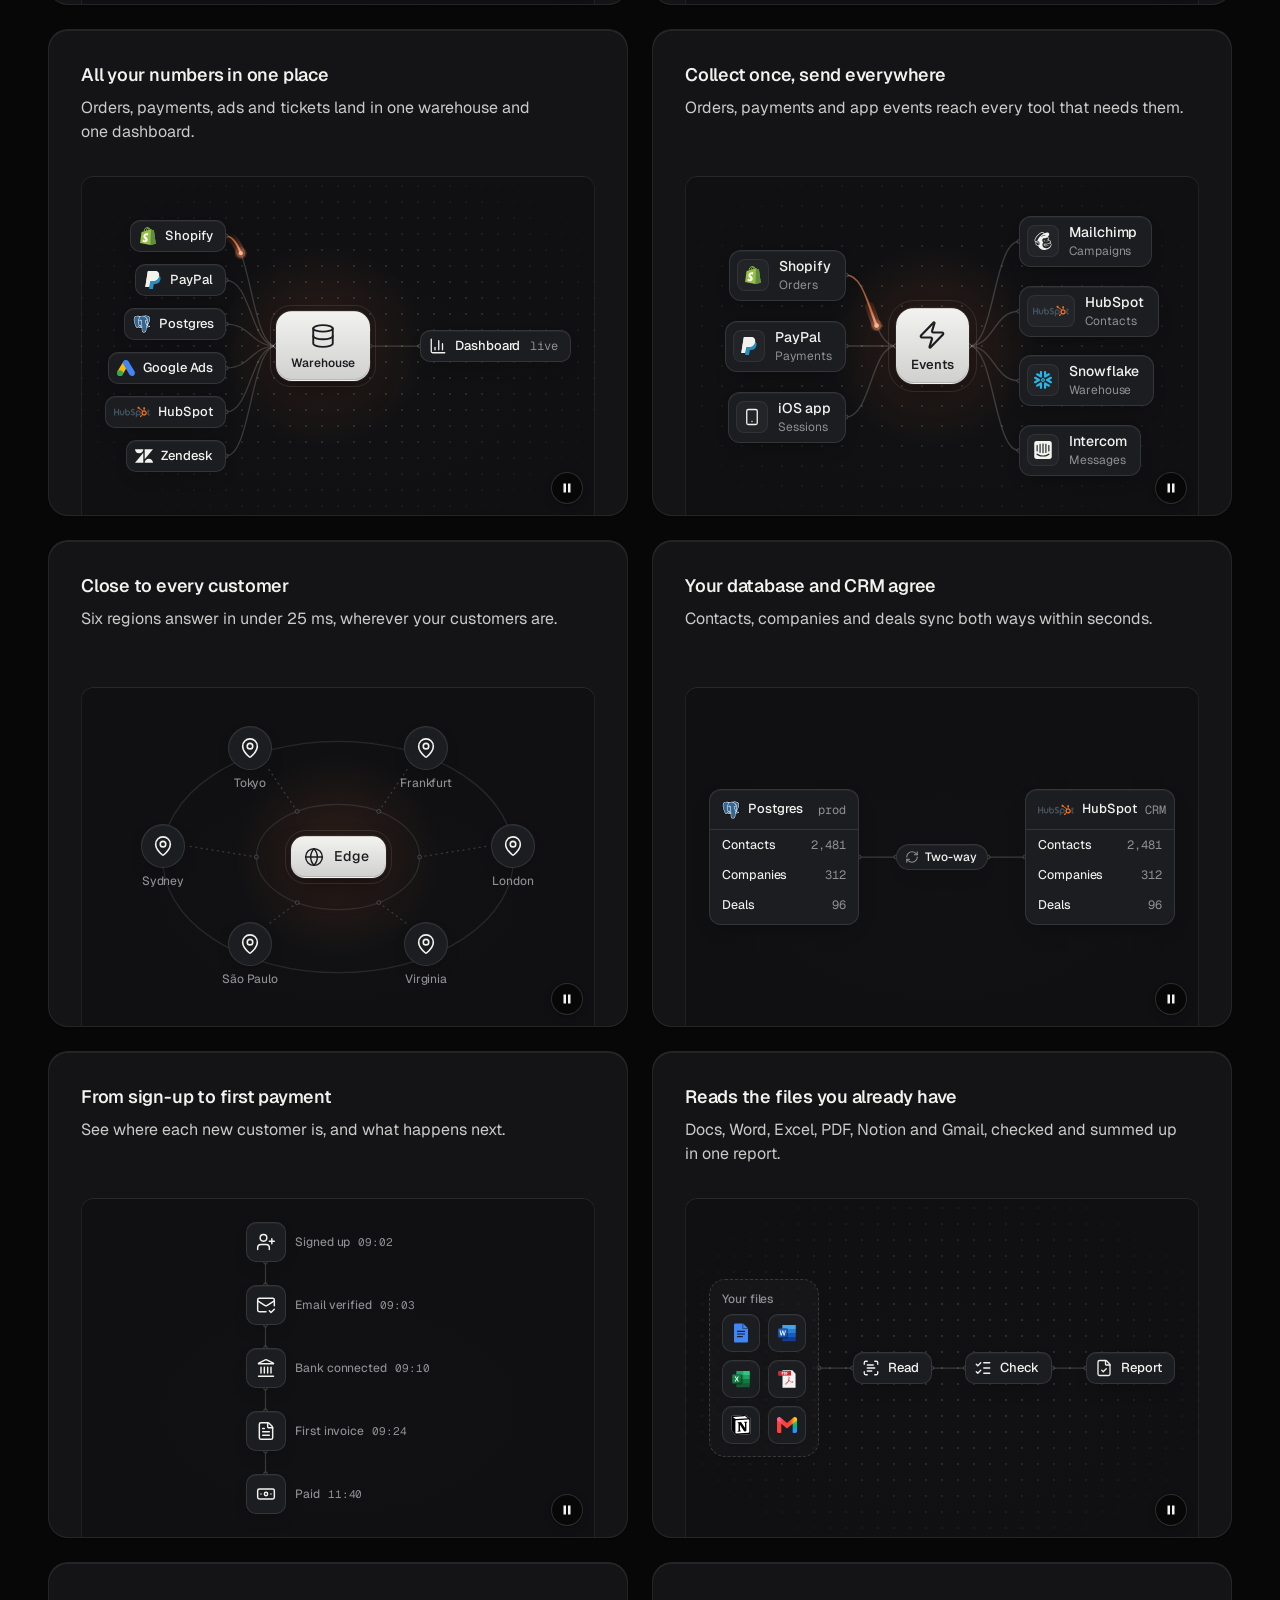
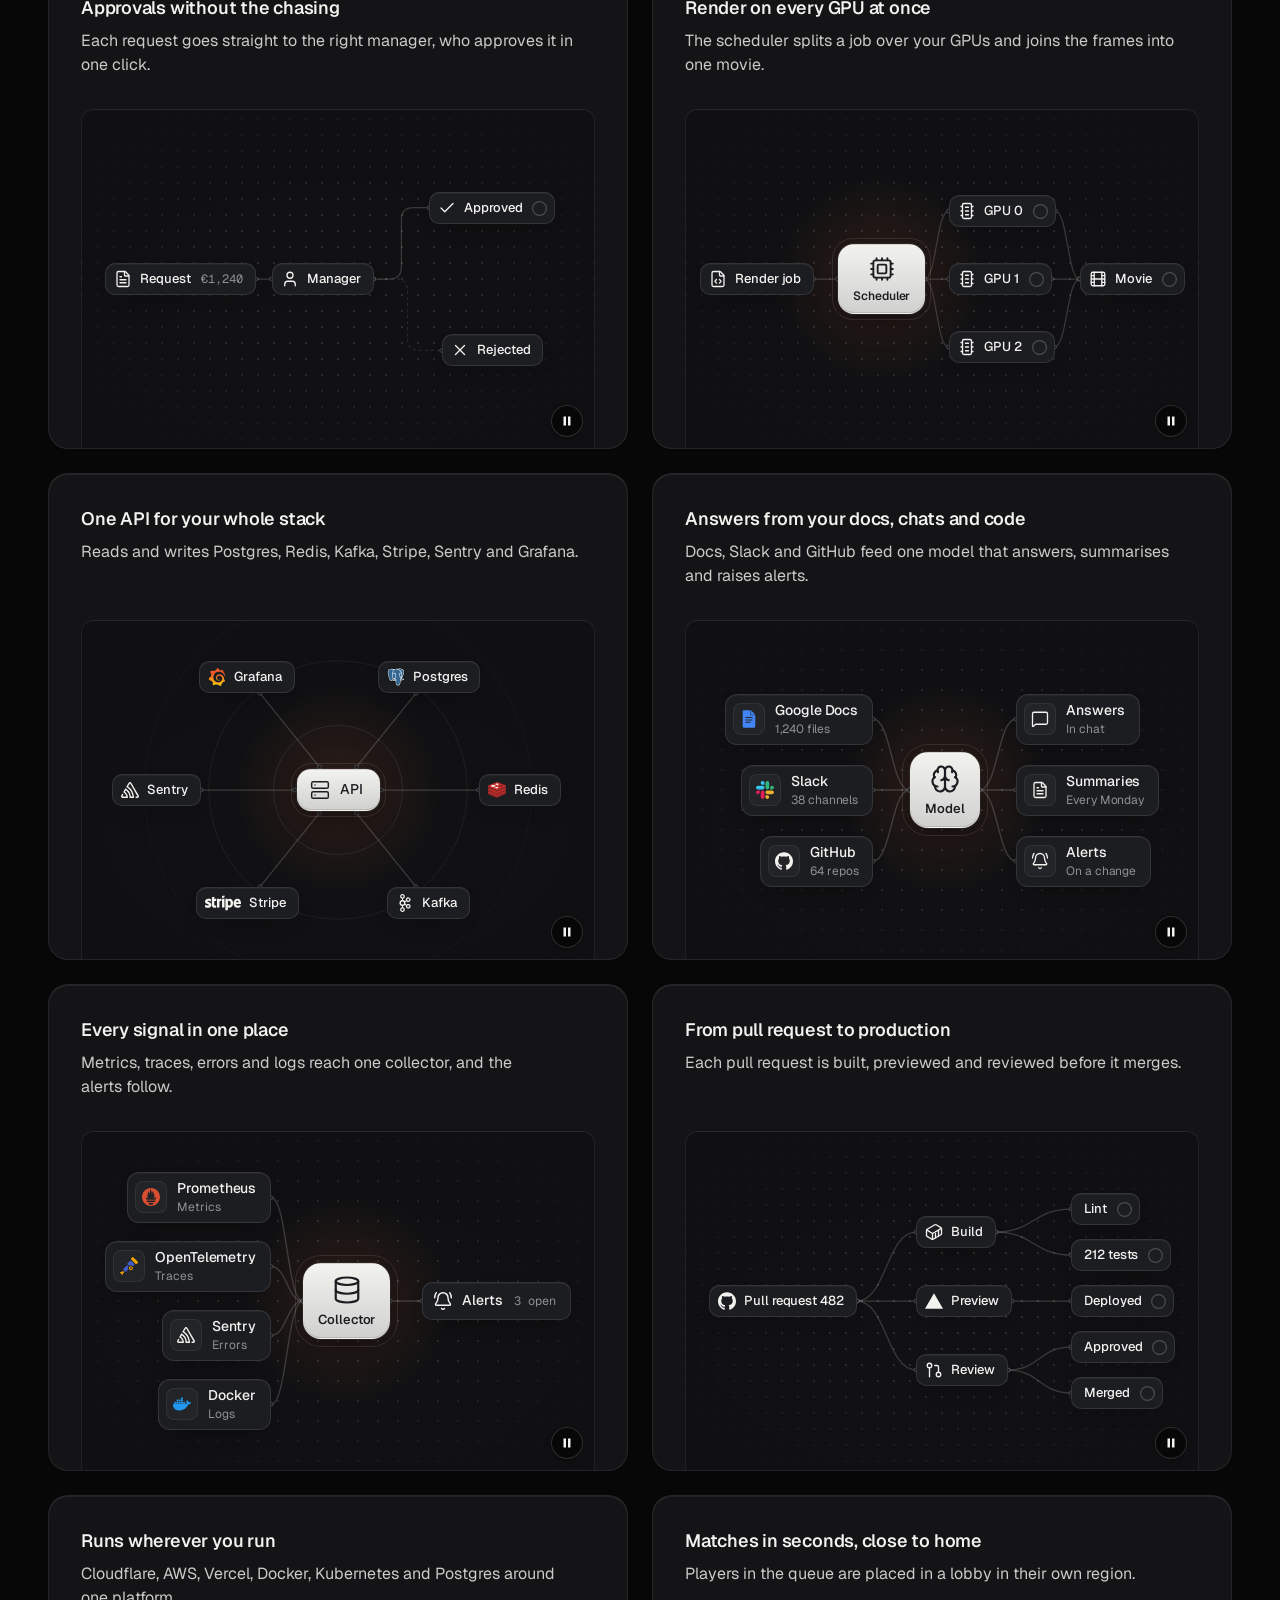
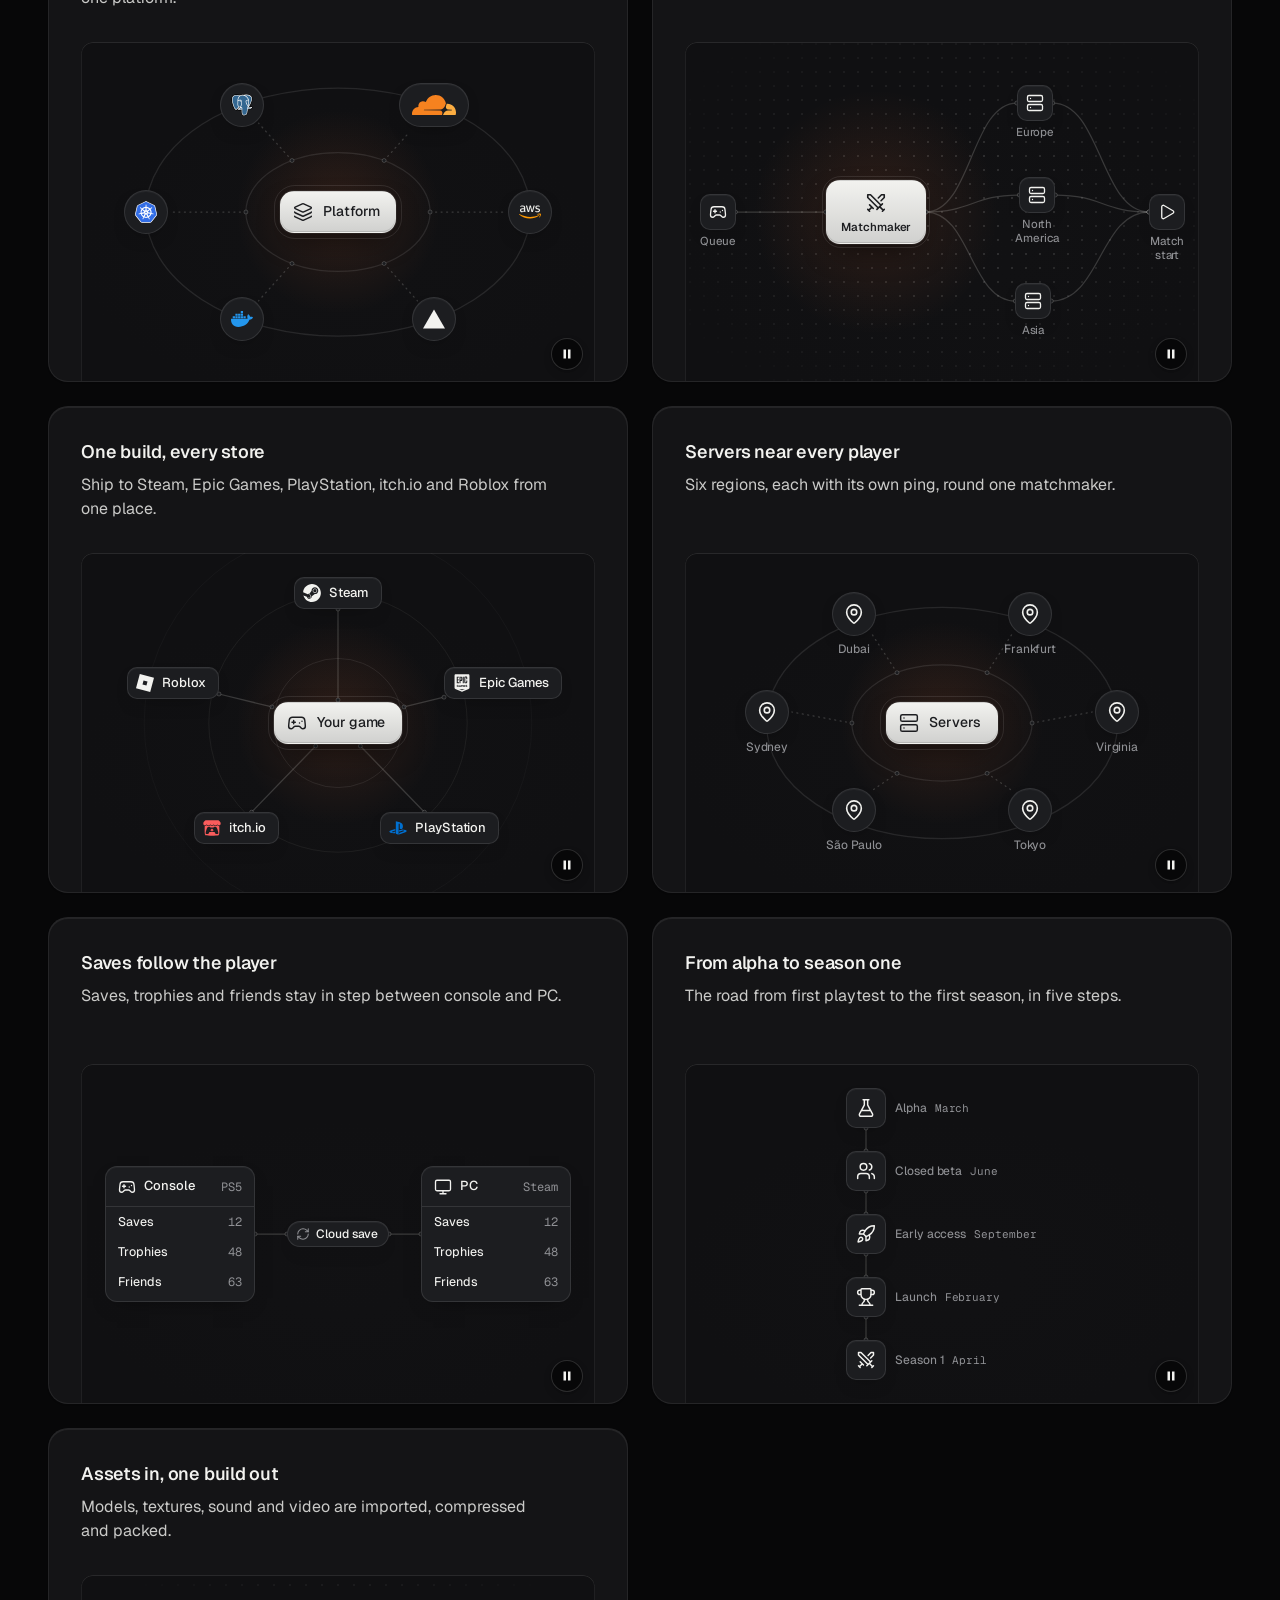
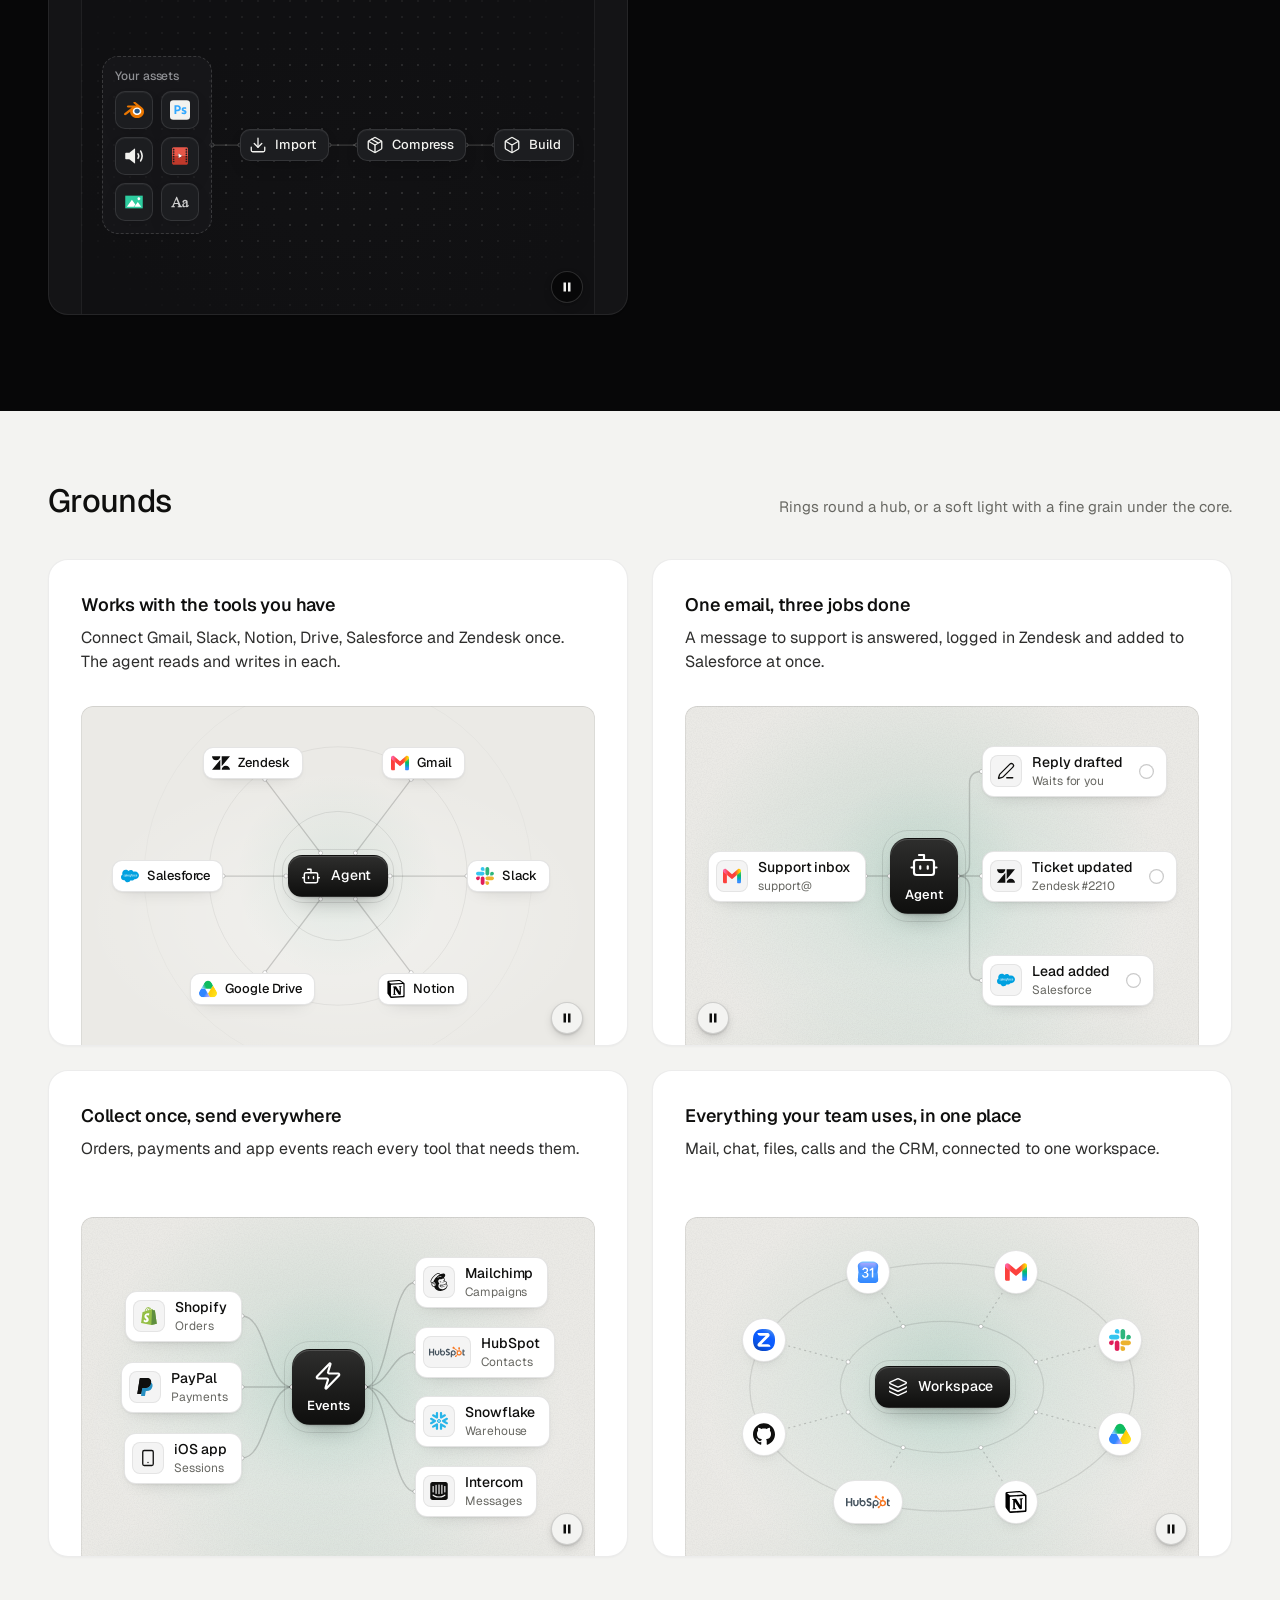
<file: .claude/skills/design-taste-frontend/assets/diagrams/demo.html>
<!doctype html>
<html lang="en">
<head>
<meta charset="utf-8">
<meta name="viewport" content="width=device-width, initial-scale=1">
<title>Diagrams</title>
<link rel="preconnect" href="https://fonts.googleapis.com">
<link rel="preconnect" href="https://fonts.gstatic.com" crossorigin>
<link href="https://fonts.googleapis.com/css2?family=Geist:wght@300..700&family=Geist+Mono:wght@400;500&display=swap" rel="stylesheet">
<link rel="stylesheet" href="../ui/cards.css">
<link rel="stylesheet" href="diagram.css">
<style>
  /* two page palettes (the same as assets/ui/cards.html); every colour of the cards and the diagrams
     comes from these */
  :root {
    --font-text: "Geist", system-ui, sans-serif;
    --font-display: "Geist", system-ui, sans-serif;
    --font-mono: "Geist Mono", ui-monospace, monospace;
  }
  [data-theme="light"] {
    --bg: #f3f3f1; --card: #ffffff; --ink: #0f0f0e; --muted: #686863; --accent: #e5531c; --accent-ink: #ffffff; --frag: #ffffff; --ground-bg: #ebeae6; --ground-accent: #dcd9d0;
  }
  [data-theme="light"][data-accent="blue"] { --accent: #2456e8; }
  [data-theme="light"][data-accent="green"] { --accent: #16825d; }
  [data-theme="dark"] {
    --bg: #070708; --card: #141416; --ink: #f2f2ef; --muted: #8f9094; --accent: #ff7a3c; --accent-ink: #120c08; --frag: #1c1d20; --ground-bg: #101012; --ground-accent: #232326;
  }
  [data-theme="dark"][data-accent="white"] { --accent: #f2f2ef; --accent-ink: #0b0b0c; }
  [data-theme="dark"][data-accent="green"] { --accent: #3ccf8e; --accent-ink: #06130d; }
  * { box-sizing: border-box; }
  html, body { margin: 0; }
  body { font-family: var(--font-text); background: #f3f3f1; color: #0f0f0e; -webkit-font-smoothing: antialiased; }
  .set { background: var(--bg); color: var(--ink); padding: 72px 0 96px; }
  .wrap { max-width: 1232px; margin: 0 auto; padding: 0 24px; }
  .head { display: flex; align-items: baseline; justify-content: space-between; gap: 24px; margin-bottom: 40px; }
  .head h2 { margin: 0; font: 500 32px/1.15 var(--font-display); letter-spacing: -0.02em; }
  .head p { margin: 0; color: var(--muted); font-size: 15px; max-width: 46ch; }
  .grid { display: grid; grid-template-columns: repeat(2, minmax(0, 1fr)); gap: 24px; }
  .grid--one { grid-template-columns: minmax(0, 1fr); }
  /* the panel heights of the brief: a card panel about 340 high, a section panel 560 */
  .card > .panel { --p-h: 340px; }
  .card--wide > .panel { --p-h: 560px; }
  .item { display: flex; flex-direction: column; gap: 10px; min-width: 0; }
  .item > .card { flex: 1; }
  .item > code { font: 400 12px/1 var(--font-mono); color: var(--muted); padding-left: 4px; }
  .top { background: #f3f3f1; border-bottom: 1px solid rgb(0 0 0 / .07); }
  .top .wrap { display: flex; align-items: center; gap: 16px; height: 60px; font-size: 14px; }
  .top b { font-weight: 560; }
  .top span { color: #686863; }
  /* a held moment (?dg=rest or mid) shows its end state at once, for screenshots */
  .dg-hold .dg *, .dg-hold .dg *::before, .dg-hold .dg *::after { transition: none !important; animation: none !important; }
  @media (max-width: 1023px) { .grid { grid-template-columns: minmax(0, 1fr); } }
  @media (max-width: 639px) {
    .set { padding: 48px 0 64px; }
    .wrap { padding: 0 16px; }
    .head { flex-direction: column; gap: 8px; margin-bottom: 28px; }
    .head h2 { font-size: 26px; }
    .card > .panel { --p-h: 300px; }
    .card--wide > .panel { --p-h: 420px; }
  }
</style>
</head>
<body data-icon-base="../icons/demo/">
<!-- icons load from ../icons/demo/ (every curated icon, written by scripts/icons.mjs fetch --all). A real page loads them from assets/icons/, filled once with:
     node scripts/icons.mjs scan index.html --out assets/icons -->
<header class="top"><div class="wrap"><b>Diagrams</b><span>diagram.js with presets.json: node-and-line visuals for a card or a section. <a href="lab.html">Open the builder</a></span></div></header>
<main id="sets"></main>

<script type="module">
  import dg from './diagram.js';

  // plain card copy for the demo only (a page writes its own)
  const COPY = {
    'hub-tools': ['Works with the tools you have', 'Connect Gmail, Slack, Notion, Drive, Salesforce and Zendesk once. The agent reads and writes in each.'],
    'hub-branches': ['Searches every file you own', 'One search across Drive, Notion, GitHub and Gmail, down to the single document.'],
    'hub-web': ['Answers from every team’s tools', 'Ask once. It reads what sales, support, engineering and finance keep.'],
    'ring-apps': ['Everything your team uses, in one place', 'Mail, chat, files, calls and the CRM, connected to one workspace.'],
    'tree-orders': ['Every order handled the same way', 'Payment, stock and shipping start the moment an order comes in.'],
    'lanes-agent': ['One email, three jobs done', 'A message to support is answered, logged in Zendesk and added to Salesforce at once.'],
    'lanes-media': ['Upload once, publish everywhere', 'Video, thumbnails and captions are made in parallel, then go live together.'],
    'lanes-deploy': ['Push once, live in three regions', 'Every push to main is built once and served from Frankfurt, Virginia and Tokyo.'],
    'fanin-warehouse': ['All your numbers in one place', 'Orders, payments, ads and tickets land in one warehouse and one dashboard.'],
    'bowtie-events': ['Collect once, send everywhere', 'Orders, payments and app events reach every tool that needs them.'],
    'ring-regions': ['Close to every customer', 'Six regions answer in under 25 ms, wherever your customers are.'],
    'sync-crm': ['Your database and CRM agree', 'Contacts, companies and deals sync both ways within seconds.'],
    'timeline-onboarding': ['From sign-up to first payment', 'See where each new customer is, and what happens next.'],
    'grid-documents': ['Reads the files you already have', 'Docs, Word, Excel, PDF, Notion and Gmail, checked and summed up in one report.'],
    'free-approval': ['Approvals without the chasing', 'Each request goes straight to the right manager, who approves it in one click.'],
    'lanes-render': ['Render on every GPU at once', 'The scheduler splits a job over your GPUs and joins the frames into one movie.'],
    'hub-stack': ['One API for your whole stack', 'Reads and writes Postgres, Redis, Kafka, Stripe, Sentry and Grafana.'],
    'bowtie-model': ['Answers from your docs, chats and code', 'Docs, Slack and GitHub feed one model that answers, summarises and raises alerts.'],
    'fanin-telemetry': ['Every signal in one place', 'Metrics, traces, errors and logs reach one collector, and the alerts follow.'],
    'tree-release': ['From pull request to production', 'Each pull request is built, previewed and reviewed before it merges.'],
    'ring-edge': ['Runs wherever you run', 'Cloudflare, AWS, Vercel, Docker, Kubernetes and Postgres around one platform.'],
    'lanes-matchmaking': ['Matches in seconds, close to home', 'Players in the queue are placed in a lobby in their own region.'],
    'hub-stores': ['One build, every store', 'Ship to Steam, Epic Games, PlayStation, itch.io and Roblox from one place.'],
    'ring-servers': ['Servers near every player', 'Six regions, each with its own ping, round one matchmaker.'],
    'sync-saves': ['Saves follow the player', 'Saves, trophies and friends stay in step between console and PC.'],
    'timeline-season': ['From alpha to season one', 'The road from first playtest to the first season, in five steps.'],
    'grid-assets': ['Assets in, one build out', 'Models, textures, sound and video are imported, compressed and packed.'],
  };
  const q = new URLSearchParams(location.search);
  const only = q.get('ids') ? q.get('ids').split(',') : null;
  const themes = q.get('theme') ? q.get('theme').split(',') : ['light', 'dark'];
  const type = q.get('type');                // software | tech | gaming | product | service
  const show = q.get('show') || 'all';      // all | cards | grounds | sections
  const groundAll = q.get('ground');         // ?ground=glow tries one ground on every card

  const presets = await dg.presets();
  const ids = Object.keys(presets).filter(id => (!only || only.includes(id)) && (!type || (presets[id].types || []).includes(type)));
  const root = document.getElementById('sets');

  const card = (id, cls = '', opts = null) => {
    const [t, p] = COPY[id] || [id, ''];
    const wrap = document.createElement('div');
    wrap.className = 'item';
    const a = document.createElement('article');
    a.className = 'card card--row ' + cls;
    a.innerHTML = `<h3></h3><p></p><div class="panel"><div class="dg" data-diagram="${id}"></div></div>`;
    a.querySelector('h3').textContent = t;
    a.querySelector('p').textContent = p;
    const o = { ...(opts || {}), ...(groundAll ? { ground: groundAll } : {}) };
    if (Object.keys(o).length) a.querySelector('.dg').dataset.diagramOpts = JSON.stringify(o);
    a.dataset.preset = id;
    wrap.append(a);
    if (q.get('labels')) { const code = document.createElement('code'); code.textContent = id + (o.ground ? ` · ground ${o.ground}` : ''); wrap.append(code); }
    return wrap;
  };
  const set = (theme, title, text, list, wideCards, accent) => {
    const sec = document.createElement('section');
    sec.className = 'set';
    sec.dataset.theme = theme;
    if (accent) sec.dataset.accent = accent;
    sec.innerHTML = `<div class="wrap"><div class="head"><h2></h2><p></p></div><div class="grid${wideCards ? ' grid--one' : ''}"></div></div>`;
    sec.querySelector('h2').textContent = title;
    sec.querySelector('.head p').textContent = text;
    const grid = sec.querySelector('.grid');
    list.forEach(x => { const [id, o] = Array.isArray(x) ? x : [x, null]; if (presets[id]) grid.appendChild(card(id, wideCards ? 'card--wide' : '', o)); });
    root.appendChild(sec);
  };
  if (show === 'all' || show === 'cards') {
    if (themes.includes('light')) set('light', 'In a card', 'Every preset in a feature card, its panel about 540 by 340.', ids);
    if (themes.includes('dark')) set('dark', 'On a dark page', 'The same presets on the dark palette. The light is the accent.', ids);
  }
  if (show === 'all' || show === 'grounds') {
    const g = [['hub-tools', { ground: 'rings' }], ['lanes-agent', { ground: 'glow' }], ['bowtie-events', { ground: 'glow dots' }], ['ring-apps', { ground: 'glow' }]]
      .filter(([id]) => !only || only.includes(id));
    if (themes.includes('light')) set('light', 'Grounds', 'Rings round a hub, or a soft light with a fine grain under the core.', g, false, 'green');
    if (themes.includes('dark')) set('dark', 'Grounds, dark', 'The same grounds on the dark palette.', g, false, 'green');
  }
  if (show === 'all' || show === 'sections') {
    const wl = ['lanes-agent', 'bowtie-events'].filter(id => !only || only.includes(id));
    const wd = ['hub-branches', 'sync-crm'].filter(id => !only || only.includes(id));
    if (themes.includes('light')) set('light', 'In a section', 'The same specs at section size, about 1170 by 560. Nodes with a line become cards.', wl, true, 'blue');
    if (themes.includes('dark')) set('dark', 'Section, dark', 'A white light on the dark palette.', wd, true, 'white');
  }

  const all = await dg.auto(document);
  window.__dg = all;
  await document.fonts.ready;
  await dg.ready();
  // ?dg=rest holds every diagram at rest, ?dg=mid at its busiest moment (screenshots)
  const hold = q.get('dg');
  if (hold) { document.documentElement.classList.add('dg-hold'); all.forEach(d => d.seek(hold === 'rest' ? d.T - 0.05 : d.stillT)); }
  requestAnimationFrame(() => { document.documentElement.dataset.ready = '1'; });
</script>
</body>
</html>
</file>
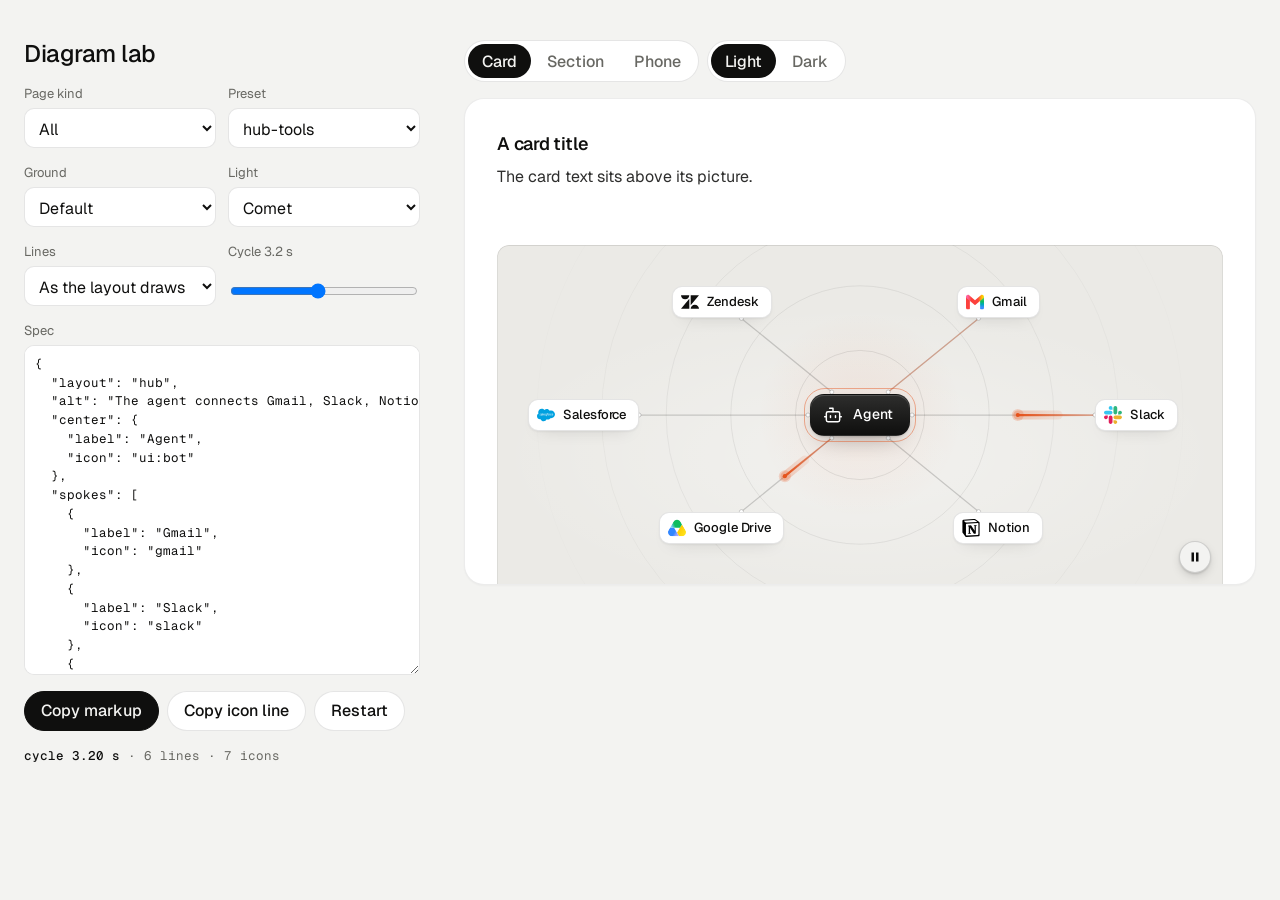
<file: .claude/skills/design-taste-frontend/assets/diagrams/lab.html>
<!doctype html>
<html lang="en">
<head>
<meta charset="utf-8">
<meta name="viewport" content="width=device-width, initial-scale=1">
<title>Diagram lab</title>
<link rel="preconnect" href="https://fonts.googleapis.com">
<link rel="preconnect" href="https://fonts.gstatic.com" crossorigin>
<link href="https://fonts.googleapis.com/css2?family=Geist:wght@300..700&family=Geist+Mono:wght@400;500&display=swap" rel="stylesheet">
<link rel="stylesheet" href="../ui/cards.css">
<link rel="stylesheet" href="diagram.css">
<style>
  /* The builder: pick a preset, change the JSON or the controls, see the card at once, copy the markup. Not part of a page. */
  :root { --font-text: "Geist", system-ui, sans-serif; --font-display: "Geist", system-ui, sans-serif; --font-mono: "Geist Mono", ui-monospace, monospace; }
  [data-theme="light"] { --bg: #f3f3f1; --card: #ffffff; --ink: #0f0f0e; --muted: #686863; --accent: #e5531c; --accent-ink: #ffffff; --frag: #ffffff; --ground-bg: #ebeae6; --ground-accent: #dcd9d0; --line: rgb(0 0 0 / .1); --field: #ffffff; }
  [data-theme="light"][data-accent="blue"] { --accent: #2456e8; }
  [data-theme="light"][data-accent="green"] { --accent: #16825d; }
  [data-theme="dark"] { --bg: #070708; --card: #141416; --ink: #f2f2ef; --muted: #8f9094; --accent: #ff7a3c; --accent-ink: #120c08; --frag: #1c1d20; --ground-bg: #101012; --ground-accent: #232326; --line: rgb(255 255 255 / .12); --field: #101012; }
  [data-theme="dark"][data-accent="white"] { --accent: #f2f2ef; --accent-ink: #0b0b0c; }
  [data-theme="dark"][data-accent="green"] { --accent: #3ccf8e; --accent-ink: #06130d; }
  * { box-sizing: border-box; }
  html, body { margin: 0; }
  body { font-family: var(--font-text); background: var(--bg); color: var(--ink); -webkit-font-smoothing: antialiased; min-height: 100vh; }
  .lab { display: grid; gap: 32px; max-width: 1440px; margin: 0 auto; padding: 32px 24px 64px; }
  .side { display: grid; gap: 16px; align-content: start; min-width: 0; }
  .side h1 { margin: 0; font: 500 24px/1.2 var(--font-display); letter-spacing: -0.02em; }
  .row { display: grid; gap: 6px; }
  .row > label, .row > .lbl { font-size: 13px; color: var(--muted); }
  .two { display: grid; grid-template-columns: 1fr 1fr; gap: 12px; }
  select, textarea, button, input[type=range] { font: inherit; color: inherit; }
  select, textarea { width: 100%; background: var(--field); border: 1px solid var(--line); border-radius: 10px; padding: 9px 10px; }
  select { height: 40px; }
  textarea { min-height: 360px; resize: vertical; font: 400 12.5px/1.5 var(--font-mono); white-space: pre; tab-size: 2; }
  textarea.is-bad { border-color: #c4321c; }
  .btns { display: flex; flex-wrap: wrap; gap: 8px; }
  button.b { height: 40px; padding: 0 16px; border-radius: 999px; border: 1px solid var(--line); background: var(--card); cursor: pointer; font-weight: 500; }
  button.b:hover { border-color: var(--ink); }
  button.b--main { background: var(--ink); color: var(--bg); border-color: var(--ink); }
  .out { font: 400 12.5px/1.5 var(--font-mono); color: var(--muted); overflow-wrap: anywhere; min-height: 1.5em; }
  .out b { color: var(--ink); font-weight: 500; }
  .out .bad { color: #c4321c; }
  .lb-stage { min-width: 0; display: grid; align-content: start; gap: 16px; }
  .lb-stage .card > .panel { --p-h: 340px; }
  .lb-stage .card--wide > .panel { --p-h: 560px; }
  .lb-stage .card--phone { max-width: 390px; }
  .lb-stage .card--phone > .panel { --p-h: 300px; }
  .seg { display: inline-flex; border: 1px solid var(--line); border-radius: 999px; padding: 3px; gap: 2px; background: var(--card); width: fit-content; }
  .seg button { height: 34px; padding: 0 14px; border: 0; background: none; border-radius: 999px; cursor: pointer; font-weight: 500; color: var(--muted); }
  .seg button[aria-pressed="true"] { background: var(--ink); color: var(--bg); }
  @media (min-width: 1024px) { .lab { grid-template-columns: 400px minmax(0, 1fr); gap: 40px; padding-top: 40px; } textarea { min-height: 330px; } .side { position: sticky; top: 24px; max-height: calc(100vh - 48px); overflow: auto; padding-right: 4px; } }
  @media (max-width: 639px) { .lab { padding: 24px 16px 48px; } }
</style>
</head>
<body data-theme="light" data-icon-base="../icons/demo/">
<div class="lab">
  <aside class="side">
    <h1>Diagram lab</h1>
    <div class="two">
      <div class="row"><label for="type">Page kind</label><select id="type"><option value="">All</option><option>software</option><option>tech</option><option>gaming</option><option>product</option><option>service</option></select></div>
      <div class="row"><label for="preset">Preset</label><select id="preset"></select></div>
    </div>
    <div class="two">
      <div class="row"><label for="ground">Ground</label><select id="ground"><option value="">Default</option><option>dots</option><option>rings</option><option>grid</option><option>glow</option><option>glow dots</option><option>glow rings</option><option>none</option></select></div>
      <div class="row"><label for="pulse">Light</label><select id="pulse"><option value="">Comet</option><option>dot</option><option>none</option></select></div>
    </div>
    <div class="two">
      <div class="row"><label for="curve">Lines</label><select id="curve"><option value="">As the layout draws them</option><option>curve</option><option>elbow</option><option>swirl</option></select></div>
      <div class="row"><label for="cycle">Cycle <span id="cycleV">3.2 s</span></label><input id="cycle" type="range" min="2.5" max="4" step="0.1" value="3.2"></div>
    </div>
    <div class="row"><label for="json">Spec</label><textarea id="json" spellcheck="false"></textarea></div>
    <div class="btns">
      <button class="b b--main" id="copy" type="button">Copy markup</button>
      <button class="b" id="copyIcons" type="button">Copy icon line</button>
      <button class="b" id="restart" type="button">Restart</button>
    </div>
    <div class="out" id="info"></div>
  </aside>
  <main class="lb-stage">
    <div class="btns">
      <div class="seg" id="size" role="group" aria-label="Size"><button type="button" data-v="card" aria-pressed="true">Card</button><button type="button" data-v="section" aria-pressed="false">Section</button><button type="button" data-v="phone" aria-pressed="false">Phone</button></div>
      <div class="seg" id="theme" role="group" aria-label="Palette"><button type="button" data-v="light" aria-pressed="true">Light</button><button type="button" data-v="dark" aria-pressed="false">Dark</button></div>
    </div>
    <article class="card card--row" id="card"><h3 id="ct"></h3><p id="cp"></p><div class="panel"><div class="dg" id="dg"></div></div></article>
  </main>
</div>
<script type="module">
  import dg from './diagram.js';
  const $ = id => document.getElementById(id);
  const presets = await dg.presets();
  const base = new URL('../icons/demo/', location.href).href;
  const q = new URLSearchParams(location.search);
  let spec = null, d = null, size = 'card';

  const names = type => Object.keys(presets).filter(k => !type || (presets[k].types || []).includes(type));
  const fillPresets = () => { $('preset').innerHTML = names($('type').value).map(k => `<option>${k}</option>`).join(''); };
  const load = id => { spec = JSON.parse(JSON.stringify(presets[id])); delete spec.types; $('json').value = JSON.stringify(spec, null, 2); sync(); };
  const first = n => (spec.center || spec.core || spec.input || spec.root || spec.left || {}).label || n;

  function iconIds(o, out = new Set()) {
    if (Array.isArray(o)) o.forEach(x => iconIds(x, out));
    else if (o && typeof o === 'object') for (const k in o) { if (k === 'icon' && typeof o[k] === 'string' && !/^text:|[/.]/.test(o[k])) out.add(o[k]); else iconIds(o[k], out); }
    return out;
  }
  function markup() {
    const j = JSON.stringify(spec);
    return /'/.test(j)
      ? `<div class="panel"><div class="dg" data-diagram><script type="application/json">${j}<\/script></div></div>`
      : `<div class="panel"><div class="dg" data-diagram='${j}'></div></div>`;
  }
  function paint() {
    const card = $('card');
    card.classList.toggle('card--wide', size === 'section');
    card.classList.toggle('card--phone', size === 'phone');
    const s = JSON.parse(JSON.stringify(spec));
    if (size === 'section') s.size = 'section';
    $('ct').textContent = 'A card title';
    $('cp').textContent = 'The card text sits above its picture.';
    const el = $('dg');
    d = dg.mount(el, s, { iconBase: base });
    const ids = [...iconIds(spec)];
    setTimeout(() => {
      $('info').innerHTML = `<b>cycle ${d.T ? d.T.toFixed(2) : '-'} s</b> · ${d.E ? d.E.filter(e => e.lit).length : 0} lines · ${ids.length} icons`;
    }, 400);
  }
  function sync() {
    try { spec = JSON.parse($('json').value); $('json').classList.remove('is-bad'); } catch (e) { $('json').classList.add('is-bad'); $('info').innerHTML = `<span class="bad">${e.message}</span>`; return; }
    paint();
  }
  // a control writes into the spec and the textarea
  function setField(path, v) {
    try { spec = JSON.parse($('json').value); } catch { return; }
    const [a, b] = path.split('.');
    if (b) { spec[a] = spec[a] || {}; if (v === '' || v == null) delete spec[a][b]; else spec[a][b] = v; if (!Object.keys(spec[a]).length) delete spec[a]; }
    else if (v === '' || v == null) delete spec[a]; else spec[a] = v;
    $('json').value = JSON.stringify(spec, null, 2);
    sync();
  }
  $('type').onchange = () => { fillPresets(); load($('preset').value); };
  $('preset').onchange = () => { $('ground').value = $('pulse').value = $('curve').value = ''; $('cycle').value = 3.2; $('cycleV').textContent = '3.2 s'; load($('preset').value); };
  $('ground').onchange = () => setField('ground', $('ground').value);
  $('pulse').onchange = () => setField('motion.pulse', $('pulse').value);
  $('curve').onchange = () => setField('curve', $('curve').value);
  $('cycle').oninput = () => { $('cycleV').textContent = (+$('cycle').value).toFixed(1) + ' s'; setField('motion.cycle', +$('cycle').value === 3.2 ? '' : +$('cycle').value); };
  let t0; $('json').oninput = () => { clearTimeout(t0); t0 = setTimeout(sync, 350); };
  $('restart').onclick = () => d && d.restart && d.restart();
  const copy = async (text, btn, label) => { try { await navigator.clipboard.writeText(text); btn.textContent = 'Copied'; } catch { btn.textContent = 'Copy failed'; } setTimeout(() => (btn.textContent = label), 1400); };
  $('copy').onclick = () => copy(markup(), $('copy'), 'Copy markup');
  $('copyIcons').onclick = () => copy(`node <skill>/scripts/icons.mjs fetch ${[...iconIds(spec)].join(' ')} --out assets/icons`, $('copyIcons'), 'Copy icon line');
  for (const [id, key] of [['size', 'size'], ['theme', 'theme']]) {
    $(id).onclick = ev => {
      const b = ev.target.closest('button'); if (!b) return;
      [...$(id).children].forEach(x => x.setAttribute('aria-pressed', String(x === b)));
      if (key === 'size') { size = b.dataset.v; paint(); } else document.body.dataset.theme = b.dataset.v;
    };
  }
  if (q.get('type')) $('type').value = q.get('type');
  fillPresets();
  if (q.get('preset') && presets[q.get('preset')]) $('preset').value = q.get('preset');
  if (q.get('theme') === 'dark') { document.body.dataset.theme = 'dark'; $('theme').children[1].click(); }
  load($('preset').value);
  window.__lab = { get d() { return d; } };
</script>
</body>
</html>
</file>
<file: sites/gesher-fisio/assets/system.css>
/*
  taste-skill system.css - the one system for the page. Link it first, then assets/ui/cards.css (the
  feature card, its panel and the fragment placements), then set the palette (--p-*), the fonts and
  the radius set on :root in the page (node scripts/start.mjs prints that block).
  Do not add a second grid, spacing scale, type scale, radius scale, button or card style.
*/

/* ---------------------------------------------------------------- tokens */
:root {
  /* palette (hex only; fx.js reads --bg --surface --ink --muted --accent --accent-ink) */
  --p-bg: #ffffff;
  --p-surface: #f4f4f4;
  --p-ink: #111111;
  --p-muted: #6b6b6b;
  --p-accent: #1a4be0;
  --p-accent-ink: #ffffff;
  --p-action: #1a4be0;      /* buttons, links, focus: the accent, or the ink when the accent is too pale */
  --p-action-ink: #ffffff;
  --p-inv-bg: #111111;
  --p-inv-surface: #1c1c1c;
  --p-inv-ink: #f4f4f4;
  --p-inv-muted: #a3a3a3;
  --p-inv-accent: #ffffff;
  --p-inv-accent-ink: #111111;
  --p-inv-action: #ffffff;
  --p-inv-action-ink: #111111;
  /* the lit ground behind UI and in the closing band (references/cards.md), one per page, tech pages only
     (none on kind other, which is flat): <html data-ground="sand|sky|sage|painting">. system.js gives it to every ground
     that holds UI, on light and dark pages alike; --hue on one panel changes only its accent */
  --ground-bg: #d9ccb7; --ground-surface: #e9e0d2; --ground-ink: #2a2622; --ground-muted: #5a534a; --ground-accent: #a8794a;

  /* fonts */
  --font-display: system-ui, -apple-system, "Segoe UI", sans-serif;
  --font-text: system-ui, -apple-system, "Segoe UI", sans-serif;
  --font-mono: ui-monospace, "SFMono-Regular", Menlo, Consolas, monospace;
  --display-weight: 400;    /* headlines 400; 500 on a tech page (software, gaming, hardware) */
  --display-tracking: -0.025em;

  /* the page rhythm (references/layout-v4.md): one section per screen. The header is fixed and
     --nav tall; every section is padded --padt above and --padb (plus the phone action bar, --bar)
     below, and is exactly one or two screens tall (--h: 1 or 2; --hm on a phone). The hero's words
     start --hgap under the header and its content ends --hpadb above the fold. */
  --nav: 72px;
  --padt: 120px;
  --padb: 72px;
  --hgap: 48px;
  --hpadb: 64px;
  --bar: 0px;
  /* grid: one .wrap (alias .container) for the header, every section and the footer, the same
     --gut on both sides: 1280 wide at x 80-1360 at 1440, 342 at x 24-366 at 390 */
  --container: 1280px;
  --gut: 80px;
  --pad: var(--gut);
  --gutter: 24px;

  /* spacing: 4/8 scale */
  --s-1: 4px;  --s-2: 8px;  --s-3: 12px; --s-4: 16px; --s-5: 24px;
  --s-6: 32px; --s-7: 48px; --s-8: 64px; --s-9: 96px; --s-10: 128px;
  --section: 40px;      /* only a .section outside main (the kit's demo pages); every main > section and
                           footer.closing take --padt and --padb */
  --section-band: 56px; /* the same for an older footer outside footer.closing */
  --head-gap: 48px;     /* the one heading-to-content gap, 32 on a phone (layout.css reads it as --ly-head-gap) */
  --card-pad: 16px;     /* card padding (cards.css sets its own for cards with a panel) */
  --card-gap: 16px;     /* gap between cards */

  /* type scale (the only sizes on the page) */
  --t-label: 13px;
  --t-small: 14px;
  --t-body: 16px;
  --t-lead: 18px;
  --t-card: 18px;
  --t-h3: 24px;
  /* straight lines from the phone size at 390 to the desktop size at 1440 (system.md's table) */
  --t-h2: clamp(30px, 1.72vw + 23.3px, 48px);
  --t-h1: clamp(38px, 3.24vw + 25.4px, 72px);
  /* a big number stays a step under the h2 (VI-11): 38 at 1440, 28 at 390, so it never reads as a
     section heading; a stats row and a price set their own, smaller still */
  --t-stat: clamp(28px, .952vw + 24.29px, 38px);

  /* radius: one scale (soft by default; data-radius on <html> switches it) */
  --r-sm: 8px;  --r-md: 12px; --r-lg: 20px; --r-btn: 8px;

  /* controls (fixed here; a page never adds its own) */
  --btn-h: 44px;
  --btn-h-sm: 36px;
  --nav-h: var(--nav);  /* the older name, kept for the kit's files */
  --icon: 16px;         /* small icons: socials, menu chevrons, mono brand marks */

  /* motion: the one UI ease-out (motion.css --m-ease and ui/base.css --u-ease read it; references/motion.md) */
  --ease: cubic-bezier(.2, .8, .2, 1);
  --dur: 180ms;
}
html[data-radius="sharp"] { --r-sm: 4px; --r-md: 6px;  --r-lg: 8px;  --r-btn: 4px; }
html[data-radius="soft"]  { --r-sm: 8px; --r-md: 12px; --r-lg: 20px; --r-btn: 8px; }
html[data-radius="round"] { --r-sm: 10px; --r-md: 16px; --r-lg: 24px; --r-btn: 999px; }
/* the four lit grounds (references/cards.md); sand is the default above. painting goes with
   painterly-landscape (x.ai's daylight sky over olive hills) */
html[data-ground="sky"]      { --ground-bg: #c6d3df; --ground-surface: #d6e0e9; --ground-ink: #25303a; --ground-muted: #4d5964; --ground-accent: #3f6a92; }
html[data-ground="sage"]     { --ground-bg: #cdd6c6; --ground-surface: #dce3d6; --ground-ink: #262d24; --ground-muted: #535b51; --ground-accent: #6c8e63; }
html[data-ground="painting"] { --ground-bg: #79a8d6; --ground-surface: #a6c4e2; --ground-ink: #16212c; --ground-muted: #273949; --ground-accent: #9c9b3c; }
/* cards.css takes its card and panel radii from this scale */
html[data-radius] .card { --c-r: var(--r-lg); }
html[data-radius] .panel { --p-r: var(--r-md); }

/* a phone: the header 56, the sections padded 96 / 48, the hero's words 40 under the header and its
   content ending 24 above the fold, 24 at both sides, 12 between columns */
@media (max-width: 639px) {
  :root { --nav: 56px; --padt: 96px; --padb: 48px; --hgap: 40px; --hpadb: 24px; --gut: 24px; --gutter: 12px; --card-gap: 12px; --head-gap: 32px; }
}
@media (min-width: 640px) {
  :root { --gut: 48px; --section: 48px; --section-band: 72px; --card-pad: 24px; }
}
@media (min-width: 1024px) {
  :root { --gut: 80px; --section: 56px; --section-band: 96px; --card-gap: 24px;
          --t-lead: 20px; --t-card: 20px; --t-h3: 28px; }
  /* a place (and a local service): the 1200 column at x 120-1320 */
  html[data-type="place"] { --gut: 120px; --container: 1200px; }
}
/* a place (VI-06, ST-96, PH-23): its own smaller type (h1 48/53 and 32/37, h2 32/40 and 24/30, titles
   and the sub-line 20 and 18), the Recipe 3 hero's gap under its photograph (40, 24 on a phone),
   square photographs and cards and 2px buttons, whatever data-radius and data-buttons say */
:root[data-type="place"] {
  --hgap: 40px;
  --t-h1: clamp(32px, 1.524vw + 26.06px, 48px);
  --t-h2: clamp(24px, .762vw + 21px, 32px);
  --t-h3: clamp(20px, .381vw + 18.51px, 24px);
  --r-sm: 2px; --r-md: 0px; --r-lg: 0px; --r-btn: 2px;
}
:root[data-type="place"] :is(h1, .t-h1) { line-height: 1.104; }
:root[data-type="place"] :is(h2, .t-h2) { line-height: 1.25; }
@media (max-width: 639px) {
  :root[data-type="place"] { --hgap: 24px; }
  :root[data-type="place"] :is(h1, .t-h1) { line-height: 1.156; }
}

/* ---------------------------------------------------------------- grounds (at most three) */
:root, .ground-base {
  --bg: var(--p-bg); --surface: var(--p-surface); --ink: var(--p-ink); --muted: var(--p-muted);
  --accent: var(--p-accent); --accent-ink: var(--p-accent-ink); --card: var(--p-surface);
  --action: var(--p-action); --action-ink: var(--p-action-ink);
}
.ground-surface {
  --bg: var(--p-surface); --surface: var(--p-bg); --ink: var(--p-ink); --muted: var(--p-muted);
  --accent: var(--p-accent); --accent-ink: var(--p-accent-ink); --card: var(--p-bg);
  --action: var(--p-action); --action-ink: var(--p-action-ink);
}
.ground-inverse {
  --bg: var(--p-inv-bg); --surface: var(--p-inv-surface); --ink: var(--p-inv-ink); --muted: var(--p-inv-muted);
  --accent: var(--p-inv-accent); --accent-ink: var(--p-inv-accent-ink); --card: var(--p-inv-surface);
  --action: var(--p-inv-action); --action-ink: var(--p-inv-action-ink);
}
:root, .ground-base, .ground-surface, .ground-inverse {
  --line: color-mix(in oklab, var(--ink) 11%, transparent);
  --line-strong: color-mix(in oklab, var(--ink) 20%, transparent);
  /* effects (fx.js) and UI fragments (assets/ui) take the colours of the ground they sit on */
  --fx-bg: var(--bg); --fx-surface: var(--surface); --fx-ink: var(--ink); --fx-muted: var(--muted);
  --fx-accent: var(--accent); --fx-accent-ink: var(--accent-ink);
  --ui-font: var(--font-text); --ui-mono: var(--font-mono); --ui-radius: var(--r-md);
}
.ground-base, .ground-surface, .ground-inverse { background: var(--bg); color: var(--ink); }

/* ---------------------------------------------------------------- base */
*, *::before, *::after { box-sizing: border-box; }
/* an anchor lands on the section's top (the judge's frame): the fixed header covers --nav of its --padt */
html { -webkit-text-size-adjust: 100%; scroll-padding-top: 0; scroll-behavior: auto; margin: 0; }
body {
  margin: 0; background: var(--bg); color: var(--ink);
  font: 400 var(--t-body)/1.55 var(--font-text);
  -webkit-font-smoothing: antialiased; text-rendering: optimizeLegibility; overflow-x: clip;
}
img, svg, video, canvas { display: block; max-width: 100%; }
/* hidden means hidden, also on an img the line above makes a block (a menu tab's photograph, a peek photograph) */
[hidden] { display: none !important; }
img, video { height: auto; }
a { color: inherit; text-decoration: none; }
button { font: inherit; color: inherit; }
h1, h2, h3, h4, p, ul, ol, figure, blockquote { margin: 0; }
ul, ol { padding: 0; list-style: none; }
h1, h2, h3, h4 {
  font-family: var(--font-display); font-weight: var(--display-weight);
  letter-spacing: var(--display-tracking); text-wrap: balance; overflow-wrap: break-word;
  /* a long word (a German compound at 390) breaks at a syllable with a hyphen, in the language of <html lang>;
     only words of 10 letters or more, 4 at least on each side, so a short English heading never breaks */
  hyphens: auto; -webkit-hyphens: auto; hyphenate-limit-chars: 10 4 4;
}
h1, .t-h1 { font-size: var(--t-h1); line-height: 1.04; }
h2, .t-h2 { font-size: var(--t-h2); line-height: 1.1; }
h3, .t-h3 { font-size: var(--t-h3); line-height: 1.2; }
h4, .t-card { font-family: var(--font-text); font-weight: 500; font-size: var(--t-card); line-height: 1.3; letter-spacing: -0.01em; }
p { text-wrap: pretty; }
.t-lead  { font-size: var(--t-lead); line-height: 1.5; }
.t-body  { font-size: var(--t-body); line-height: 1.55; }
.t-small { font-size: var(--t-small); line-height: 1.5; }
.t-label { font-size: var(--t-label); font-weight: 500; line-height: 1.4; letter-spacing: 0.01em; }
.t-stat  { font-family: var(--font-display); font-weight: var(--display-weight); font-size: var(--t-stat);
           line-height: 1; letter-spacing: var(--display-tracking); font-variant-numeric: tabular-nums; }
.muted { color: var(--muted); }
.mono  { font-family: var(--font-mono); }
.measure { max-width: 62ch; }
:focus-visible { outline: 2px solid var(--action); outline-offset: 2px; border-radius: 2px; }
::selection { background: color-mix(in oklab, var(--accent) 30%, transparent); }

/* ---------------------------------------------------------------- grid */
.wrap, .container { width: min(100% - 2 * var(--gut), var(--container)); margin-inline: auto; padding-inline: 0; }
.grid { display: grid; grid-template-columns: repeat(12, minmax(0, 1fr)); column-gap: var(--gutter); row-gap: var(--card-gap); }
.grid > * { min-width: 0; grid-column: 1 / -1; }
.section { padding-block: var(--section); }

/* ---------------------------------------------------------------- one section per screen
   The page is a stack of screens. Framed at scrollY = k x the screen height, a shot shows exactly one
   section: the hero alone on the first screen, every other section (and footer.closing, the close and
   the footer in one) exactly one or two screens tall, its h2 first, --padt under its top. Heights
   and padding do it: no pinning, snapping or script.
     <section class="section" id=".." style="--h: 2">     (2 screens; --hm sets a phone's count alone)
       <div class="wrap"> the h2 first, then the content </div>     (the one in-flow child)
     </section>
   A layer (a full-bleed photograph or ground behind the words) is an <img class="layer" aria-hidden="true">
   beside the .wrap. Content must fit: one screen holds 708px of content at 1440x900 (900 - 120 - 72),
   two hold 1,608 (the second screen's part starts --padt under its top with .g2). From 640 to 1279 a
   section keeps at least its screens and grows past them rather than overlap the next. */
main > :is(section, .section), footer.closing {
  position: relative; box-sizing: border-box;
  height: calc(var(--h, 1) * 100vh); height: calc(var(--h, 1) * 100svh);
  padding: var(--padt) 0 calc(var(--padb) + var(--bar));
}
main > :is(section, .section) > :is(.wrap, .container), footer.closing > .wrap { position: relative; z-index: 1; height: 100%; }
main > :is(section, .section) > :is(.wrap, .container):not(.grid) { display: flex; flex-direction: column; }
/* a .wrap that is the section's grid too (class="wrap grid"): its rows start at the top */
main > :is(section, .section) > :is(.wrap, .container).grid { align-content: start; }
/* .fill: the block that takes what the screen leaves under the heading (a photograph, a frame) */
main > :is(section, .section) > .wrap > .fill { flex: 1 1 0; min-height: 0; }
/* two screens as two groups: row 1 the h2 and the first group, row 2 the rest (no second h2), starting
   --padt under the second screen's top, so the second shot looks like any other section */
main > :is(section, .section).g2, footer.closing.g2 { --h: 2; }
main > :is(section, .section).g2 > :is(.wrap, .container), footer.closing.g2 > .wrap { display: grid; grid-template-rows: minmax(0, 1fr) minmax(0, 1fr); row-gap: calc(var(--padt) + var(--padb) + var(--bar)); }
main > :is(section, .section).g2 > :is(.wrap, .container) > *, footer.closing.g2 > .wrap > * { min-height: 0; align-self: start; }
main > :is(section, .section).g2 > :is(.wrap, .container) > :is(.group, .fill) { align-self: stretch; }
/* a group: one screen's part of a .g2 section (its h2 and first rows, or the rest) */
.group { display: flex; flex-direction: column; min-height: 0; }
/* each screen's card row runs down to that screen's foot (the cards stretch, their panels grow), so
   the second screen of a .g2 is never a short row over an empty ground; both rows end on the same line */
@media (min-width: 1024px) {
  main > :is(section, .section).g2 > .wrap > .grid:last-child,
  main > :is(section, .section).g2 > .wrap > .group > .grid:last-child { align-self: stretch; flex: 1 1 auto; min-height: 0; }
}
.group > .fill { flex: 1 1 0; min-height: 0; }
@media (min-width: 640px) and (max-width: 1279px) {
  main > :is(section, .section):not(.hero, .section--hero), footer.closing {
    height: auto; min-height: calc(var(--h, 1) * 100vh); min-height: calc(var(--h, 1) * 100svh);
  }
  /* the section is a column and its .wrap takes all of it, so a .fill (a photograph, a frame) still
     grows to the section's foot (a min-height percentage would not resolve, leaving it at its least) */
  /* :where() keeps it at no weight, so a page's own phone- or tablet-only hiding (section.desk-only { display: none }) wins */
  :where(main > :is(section, .section):not(.hero, .section--hero), footer.closing) { display: flex; flex-direction: column; }
  main > :is(section, .section):not(.hero, .section--hero) > :is(.wrap, .container), footer.closing > .wrap { flex: 1 0 auto; height: auto; min-height: 0; }
}
/* a phone: lvh (the screen with its bars hidden) for every section but the hero; --hm when stacking
   makes the content taller than the desktop count */
@media (max-width: 639px) {
  /* at least its screens, never less: content a screen cannot hold makes the section taller (the rhythm
     check then asks for --hm: 2 or less content); a fixed height would lay its last rows over the next
     section, the fault the phone shots showed most (a list under the closing heading and its button) */
  main > :is(section, .section):not(.hero, .section--hero), footer.closing {
    height: auto; min-height: calc(var(--hm, var(--h, 1)) * 100vh); min-height: calc(var(--hm, var(--h, 1)) * 100lvh);
  }
  /* one grid row at least the screens tall that grows with the .wrap's content: the .wrap is stretched to
     it, so its .fill and its two groups still share a definite height */
  /* (at no weight, as on the tablet: a page's own section.desk-only { display: none } still hides it) */
  :where(main > :is(section, .section):not(.hero, .section--hero):has(> :is(.wrap, .container)), footer.closing) {
    display: grid; grid-template-columns: minmax(0, 1fr); grid-template-rows: 1fr; grid-auto-rows: auto;
  }
  main > :is(section, .section):not(.hero, .section--hero) > :is(.wrap, .container), footer.closing > .wrap { height: auto; }
  main > :is(section, .section).g2m, footer.closing.g2m { --hm: 2; }
  main > :is(section, .section).g2m > :is(.wrap, .container), footer.closing.g2m > .wrap { display: grid; grid-template-rows: minmax(0, 1fr) minmax(0, 1fr); row-gap: calc(var(--padt) + var(--padb) + var(--bar)); }
  /* stacked in one, the two groups keep the open cards' 32px, so the first group's last panel never meets
     the next card's title */
  main > :is(section, .section).g2:not(.g2m) > :is(.wrap, .container) { display: flex; row-gap: var(--s-6); }
  /* what the two screens leave goes around the second group, so it opens below the header, not on the fold */
  main > :is(section, .section).g2:not(.g2m) > :is(.wrap, .container) > :last-child { margin-block: auto; }
  main > :is(section, .section).g2:not(.g2m) > :is(.wrap, .container) > * { align-self: stretch; }
}
/* a layer: the photograph or ground of a whole section, under its words, edge to edge */
main > :is(section, .section) > :is(img, video, canvas, picture).layer,
footer.closing > :is(img, video, canvas, picture).layer {
  position: absolute; inset: 0; z-index: 0; width: 100%; height: 100%; max-width: none; object-fit: cover; object-position: var(--pos, 50% 50%);
}
main > :is(section, .section) > picture.layer > img { width: 100%; height: 100%; object-fit: cover; }

/* the hero: exactly the first screen, the fixed header over its top. Its words start --hgap under the
   header (--photo adds a full-bleed photograph's height above them on a place); its content ends
   --hpadb above the fold, and nothing of the next section shows, at 1440, 1024, 820 and 390.
     <section class="hero hero--<type>"><div class="wrap"><div class="hero-text"> .. </div>[one strip]</div></section>
   .hero-text holds the whole composition (the words, and the picture or window beside or under them);
   one docked strip (logos, three facts) may follow it, at most 96px, desktop only. */
main > :is(.hero, .section--hero) {
  height: 100vh; height: 100svh; min-height: 0;
  padding: calc(var(--nav) + var(--photo, 0px) + var(--hgap)) 0 calc(var(--hpadb) + var(--bar));
}
:is(.hero, .section--hero) > .wrap { height: 100%; display: grid; grid-template-rows: minmax(0, 1fr) auto; row-gap: var(--s-7); }
:is(.hero, .section--hero) > .wrap > .hero-text { min-height: 0; }
/* a phone: the hero is at least the first screen and grows when a short phone (320x640) cannot hold its
   words, buttons and picture, so nothing of it lies over the next section or under the header */
@media (max-width: 639px) {
  main > :is(.hero, .section--hero) { height: auto; min-height: 100vh; min-height: 100svh; }
  main > :is(.hero, .section--hero):has(> :is(.wrap, .container)) { display: grid; grid-template-columns: minmax(0, 1fr); grid-template-rows: 1fr; grid-auto-rows: auto; }
  main > :is(.hero, .section--hero) > :is(.wrap, .container) { height: auto; }
}
:is(.hero, .section--hero) > .wrap > .hero-strip { grid-row: 2; max-height: 96px; }
@media (max-width: 639px) { :is(.hero, .section--hero) > .wrap > .hero-strip { display: none; } }
.section--hero .section-head { max-width: 860px; }
/* the starter's own hero (hero-split): the words on span-5 top-aligned, the picture on span-6 start-7
   as tall as the hero's content box (at most 716 at 1440x900); a phone stacks words, then the picture
   in what is left */
.hero-text.hero-split { height: 100%; align-items: stretch; }
.hero-split > .hero-copy { align-self: start; }
.hero-split > .hero-visual { position: relative; min-height: 0; height: 100%; }
@media (max-width: 1023px) {
  .hero-text.hero-split { display: flex; flex-direction: column; gap: var(--s-6); }
  .hero-split > .hero-visual { flex: 1 1 0; min-height: 200px; height: auto; }
}
.hero-copy > * + * { margin-top: var(--s-5); }
/* the h1 first in the words' column: its capitals start on the picture's top line, not the line box's
   (the leading above the capitals would put the words about 12px under the photograph's top) */
.hero-copy > h1:first-child { text-box: trim-start cap alphabetic; }
.hero-copy > .btn-row { margin-top: var(--s-6); }
/* three short facts at the foot of the words' column, on the picture's bottom line (no dead space
   under the buttons): <dl class="hero-facts"><div><dt>..</dt><dd>..</dd></div> x3</dl> */
@media (min-width: 1024px) {
  .hero-split > .hero-copy { height: 100%; display: flex; flex-direction: column; }
  .hero-split > .hero-copy > .hero-facts { margin-top: auto; }
}
.hero-facts { display: grid; grid-template-columns: repeat(3, minmax(0, 1fr)); gap: var(--s-5) var(--gutter); margin: 0; }
.hero-facts > div { display: grid; gap: var(--s-1); align-content: start; }
.hero-facts dt { font-size: var(--t-small); color: var(--muted); }
.hero-facts dd { margin: 0; font-weight: 500; }
@media (max-width: 1023px) { .hero-facts { display: none; } }
/* a notice line above the h1 (changed hours, a delivery cut-off): one line with a number, static,
   starting on the left line like the h1 under it */
.hero-notice { font-size: var(--t-small); font-weight: 500; color: var(--ink); }
.hero-notice b, .hero-notice strong { font-weight: 500; color: var(--accent); }
.hero-copy > .hero-notice + h1 { margin-top: var(--s-5); }

/* a phone: open tiles from a row of three or four (rooms, goods, beans) go two-up, an odd last one
   across the row, so a row of three fits one 844px screen (stacked one under another they need two) */
@media (max-width: 639px) {
  .grid > .tile:is(.span-3, .span-4) { grid-column: auto / span 6; }
  .grid > .tile:is(.span-3, .span-4):nth-child(odd of .tile):nth-last-child(1 of .tile) { grid-column: 1 / -1; }
  .grid > .tile:is(.span-3, .span-4) .tile__head { flex-wrap: wrap; gap: 0 var(--s-2); }
}
/* a phone: open cards (words on the ground, the panel under them) stacked one under another keep 32px
   between a panel's foot and the next card's title, so a title never reads as the panel's caption */
@media (max-width: 639px) { .grid:has(> .card--open) { row-gap: var(--s-6); } }
/* a phone stacks a two-screen section's four open tiles into its two screens: their panels take 180px (a wide
   crop), so the h2 and the first two tiles of two lines each end on the first screen and the four inside both,
   not a third of a screen past. A page that sets its group's own --p-h (#features .panel) sets its phone value
   too, as the starter does */
@media (max-width: 639px) { main > :is(section, .section).g2 .card--open > .panel { --p-h: 180px; } }
/* spans: desktop >= 1024. Tablet 640-1023: text cards on span-3 and span-6 go two-up; cards with a
   panel (a visual needs the width; the one exception is a span-6 pair, below)
   and everything else (split text and visuals, span-4 cards, span-5/7/8 blocks) take the full row, so a split stacks and no row is left half empty. Phone < 640: one column. */
@media (min-width: 640px) and (max-width: 1023px) {
  .grid > .card.span-3:not(:has(> .panel)), .grid > .card.span-6:not(:has(> .panel)) { grid-column: auto / span 6; }
  /* the one exception with a panel: a 2x2 (or a pair) of span-6 cards stays two-up from 720px (a panel
     of about 310px and more, wide enough for a kit fragment), so four cards take one or two screens
     at 768-820 instead of a card per row (four stacked panels run past two screens). Split cards and
     every other span keep the full row. Under 720 a card per row. */
  @media (min-width: 720px) {
    .grid > .card.span-6:has(> .panel):not(.card--split) { grid-column: auto / span 6; }
    .grid > .card.span-6:has(> .panel):not(.card--split):nth-child(odd of .card.span-6):nth-last-child(1 of .card.span-6) { grid-column: 1 / -1; }
  }
  /* open tiles (rooms, models, people, a photo pair) go two-up; an odd last one takes the row */
  .grid > .tile:is(.span-3, .span-4, .span-6) { grid-column: auto / span 6; }
  .grid > .tile:is(.span-3, .span-4, .span-6):nth-child(odd of .tile):nth-last-child(1 of .tile) { grid-column: 1 / -1; }
}
@media (min-width: 1024px) {
  .span-2  { grid-column: auto / span 2; }
  .span-3  { grid-column: auto / span 3; }
  .span-4  { grid-column: auto / span 4; }
  .span-5  { grid-column: auto / span 5; }
  .span-6  { grid-column: auto / span 6; }
  .span-7  { grid-column: auto / span 7; }
  .span-8  { grid-column: auto / span 8; }
  .span-9  { grid-column: auto / span 9; }
  .span-10 { grid-column: auto / span 10; }
  .span-12 { grid-column: auto / span 12; }
  .start-1 { grid-column-start: 1; } .start-2 { grid-column-start: 2; } .start-3 { grid-column-start: 3; }
  .start-5 { grid-column-start: 5; } .start-6 { grid-column-start: 6; } .start-7 { grid-column-start: 7; }
  .start-4 { grid-column-start: 4; } .start-8 { grid-column-start: 8; } .start-9 { grid-column-start: 9; }
  .start-10 { grid-column-start: 10; }
  /* a split is top-aligned: the words' first line and the picture's top on one line (never centred
     against each other, never mirrored: text left, the visual right, on every split of the page) */
  .grid--middle, .grid--top { align-items: start; }
}
/* card rows: every card in a row the same height (a plain .grid stretches them) */
.grid:is(.grid--middle, .grid--top) > .card { align-self: stretch; }
/* 1024-1279: a span-4 card's panel would be about 220px wide, too narrow for real UI. Cards with a
   panel on span-4 go two-up, a span-8 one takes the row, and an odd last one takes the row too
   (steps, proof row: two, then one wide; bento: the wide card, then the four small ones two by two) */
@media (min-width: 1024px) and (max-width: 1279px) {
  .grid > .card.span-4:has(> .panel) { grid-column: auto / span 6; }
  .grid > .card.span-8:has(> .panel),
  .grid > .card.span-4:has(> .panel):nth-child(odd of .card.span-4):nth-last-child(1 of .card.span-4) { grid-column: 1 / -1; }
}

/* ---------------------------------------------------------------- section heading */
.section-head { max-width: 760px; margin-bottom: var(--head-gap); display: grid; gap: var(--s-4); }
/* every heading starts on the left line (a centred head among left ones reads as a mistake): the
   old centred head is left-aligned too */
.section-head--center { text-align: left; justify-items: start; }
/* a head row: the h2 (and its line) left, one link or the section's button at the right line */
.section-head--split { max-width: none; display: flex; align-items: end; justify-content: space-between; gap: var(--s-5); flex-wrap: wrap; }
.section-head--split > div { display: grid; gap: var(--s-4); max-width: 760px; }
.section-head p { color: var(--ink); font-size: var(--t-lead); line-height: 1.5; max-width: 60ch; }
.section-head--row { max-width: none; display: flex; align-items: end; justify-content: space-between; gap: var(--s-5); flex-wrap: wrap; }
.section-head--row > div { display: grid; gap: var(--s-4); max-width: 760px; }
/* the hero row (hero-product, hero-cycle): the h1 and its line left, the buttons right, across 1280 */
.section--hero .section-head--row { max-width: none; }

/* ---------------------------------------------------------------- buttons (one pair, a dealt look)
   One pair a page, .btn--primary and .btn--secondary, in the look dealt with the page (sections.md)
   and set once on <html data-buttons>; the markup never changes:
     solid  filled primary, outlined secondary, the radius scale (Figma; the default)
     pill   pills, a chevron after the primary's label, a tinted secondary (x.ai)
     tonal  the radius scale, a tinted secondary with no outline (Linear, Vercel)
     arrow  an arrow after the primary's label; the secondary is a text link with an arrow (Stripe)
     block  near-square corners, 48px tall; the secondary is an underlined text link (shops, hotels) */
.btn {
  display: inline-flex; align-items: center; justify-content: center; gap: var(--s-2);
  height: var(--btn-h); padding: 0 var(--s-5); border-radius: var(--r-btn); border: 1px solid transparent;
  font: 500 var(--t-body)/1 var(--font-text); letter-spacing: 0; white-space: nowrap; cursor: pointer;
  transition: background-color var(--dur) var(--ease), color var(--dur) var(--ease), border-color var(--dur) var(--ease), text-decoration-color var(--dur) var(--ease);
}
.btn--primary { background: var(--action); color: var(--action-ink); }
.btn--primary:hover { background: color-mix(in oklab, var(--action) 86%, var(--ink)); }
/* an inverted primary (the action is the ground's ink: a brand band, a lit ground): its hover steps toward the ground, as the filled one steps toward the ink */
.ground-brand .btn--primary:hover { background: color-mix(in oklab, var(--action) 88%, var(--bg)); }
/* the ground's own colour with a clear border: never grey on grey, readable on an effect too */
.btn--secondary { background: var(--bg); color: var(--ink); border-color: var(--line-strong); }
.btn--secondary:hover { background: color-mix(in oklab, var(--bg) 94%, var(--ink)); border-color: color-mix(in oklab, var(--ink) 35%, transparent); }
.btn--sm { height: var(--btn-h-sm); padding: 0 var(--s-4); font-size: var(--t-small); }
html[data-buttons="pill"] { --r-btn: 999px; }
html[data-buttons="block"] { --r-btn: 2px; --btn-h: 48px; }
html:is([data-buttons="pill"], [data-buttons="tonal"]) .btn--secondary { background: color-mix(in oklab, var(--ink) 8%, var(--bg)); border-color: transparent; }
html:is([data-buttons="pill"], [data-buttons="tonal"]) .btn--secondary:hover { background: color-mix(in oklab, var(--ink) 14%, var(--bg)); border-color: transparent; }
/* arrow and block: the secondary is a text link at the button's height (no box: one button look) */
html:is([data-buttons="arrow"], [data-buttons="block"]) .btn--secondary {
  background: none; border-color: transparent; padding-inline: var(--s-2);
  text-decoration: underline; text-underline-offset: 4px; text-decoration-color: var(--line-strong);   /* the .link look */
}
html:is([data-buttons="arrow"], [data-buttons="block"]) .btn--secondary:hover { background: none; border-color: transparent; text-decoration-color: currentColor; }
/* the glyph after a label: a chevron (pill) or an arrow (arrow), drawn so every font shows the same */
html[data-buttons="pill"] .btn--primary::after,
html[data-buttons="arrow"] :is(.btn--primary, .btn--secondary)::after {
  content: ""; flex: none; width: 12px; height: 12px; margin-right: -2px; background: currentColor;
  -webkit-mask: var(--btn-glyph) center / contain no-repeat; mask: var(--btn-glyph) center / contain no-repeat;
  transition: transform var(--dur) var(--ease);
}
html[data-buttons="pill"] { --btn-glyph: url("data:image/svg+xml,%3Csvg xmlns='http://www.w3.org/2000/svg' viewBox='0 0 12 12'%3E%3Cpath d='M4.5 2.5 8 6l-3.5 3.5' fill='none' stroke='black' stroke-width='1.6' stroke-linecap='round' stroke-linejoin='round'/%3E%3C/svg%3E"); }
html[data-buttons="arrow"] { --btn-glyph: url("data:image/svg+xml,%3Csvg xmlns='http://www.w3.org/2000/svg' viewBox='0 0 12 12'%3E%3Cpath d='M1.5 6h8.5M6.5 2.5 10 6l-3.5 3.5' fill='none' stroke='black' stroke-width='1.5' stroke-linecap='round' stroke-linejoin='round'/%3E%3C/svg%3E"); }
@media (hover: hover) and (pointer: fine) { html:is([data-buttons="pill"], [data-buttons="arrow"]) .btn:hover::after { transform: translateX(3px); } }
.btn:active { transform: translateY(1px) scale(.985); }
.btn--arrow::after { content: "\2192"; transition: transform var(--dur) var(--ease); }
@media (hover: hover) and (pointer: fine) { .btn--arrow:hover::after { transform: translateX(3px); } }
/* the drawn arrow (assets/motion: its stem grows and its head moves 3px on hover), the last child of
   a primary button, a pill or a link: <svg class="m-arrow" viewBox="0 0 12 12" aria-hidden="true">
   <path class="m-arrow__stem" d="M1 6h8"/><path class="m-arrow__head" d="M4.5 2.5 8 6l-3.5 3.5"/></svg>.
   It replaces the dealt glyph, so a button never shows two */
.m-arrow { flex: none; width: 12px; height: 12px; margin-right: -2px; overflow: visible;
           fill: none; stroke: currentColor; stroke-width: 1.6; stroke-linecap: round; stroke-linejoin: round; }
.btn--xl .m-arrow { width: 0.62em; height: 0.62em; stroke-width: 1.4; }
:is(.btn, .link, .pill):has(> .m-arrow)::after { content: none; display: none; }
.btn-row { display: flex; flex-wrap: wrap; gap: var(--s-3); align-items: center; }
.section-head--center .btn-row { justify-content: center; }
/* on the phone every button row stacks full width */
@media (max-width: 639px) {
  .btn-row { flex-direction: column; align-items: stretch; width: 100%; justify-self: stretch; }
  /* full width, the second action is a text link at the button's height under the filled one (an
     outline across the whole screen reads as a rule, a pale fill as a switched-off button) */
  .btn-row > .btn--secondary { background: none; border-color: transparent; text-decoration: underline; text-underline-offset: 4px; text-decoration-color: var(--line-strong); }
  .section-head--split > .btn { width: 100%; }
}
.link { display: inline-flex; align-items: center; gap: var(--s-2); font-weight: 500; color: var(--ink);
        text-decoration: underline; text-decoration-color: var(--line-strong); text-underline-offset: 4px;
        transition: text-decoration-color var(--dur) var(--ease); }
.link:hover { text-decoration-color: currentColor; }
.link::after { content: "\2192"; display: inline-block; text-decoration: none; transition: transform var(--dur) var(--ease); }
@media (hover: hover) and (pointer: fine) { .link:hover::after { transform: translateX(3px); } }
.pill { display: inline-flex; align-items: center; gap: var(--s-2); height: 32px; padding: 0 var(--s-3);
        border-radius: 999px; border: 1px solid var(--line); background: var(--card);
        font-size: var(--t-label); color: var(--ink); }
.pill .muted { color: var(--muted); }

/* ---------------------------------------------------------------- card (one style) */
.card {
  display: flex; flex-direction: column; gap: var(--s-2); min-width: 0;
  background: var(--card); border: 1px solid var(--line); border-radius: var(--r-lg); padding: var(--card-pad);
}
/* small titles in the text face: a display face at 20px (a condensed or hairline serif) reads smaller than the body */
.card > h3, .card > h4, .card--plan h3 { font-family: var(--font-text); font-weight: 500; font-size: var(--t-card); line-height: 1.3; letter-spacing: -0.01em; }
/* the type floor (system.md): text people read is 16px or more in ink; cards.css sets it for its
   card text, this for a plain card's lines */
.card > p { color: var(--ink); font-size: var(--t-body); max-width: 52ch; }
/* at most two boxes one inside the other (sections.md): a card whose panel holds UI drops its own
   box, so its title and lines sit on the page ground over the panel (Figma's tiles), or runs the
   panel flush to its sides and bottom (cards.css .panel--flush) */
.card.card--open { --c-pad: 0px; background: none; border: 0; box-shadow: none; padding: 0; overflow: visible; }
.card.card--open > .panel { margin: var(--s-5) 0 0; border-radius: var(--r-lg); }
.card.card--open > .panel--top { margin: 0 0 var(--s-5); }
.card--plan.is-featured { border-color: var(--action); box-shadow: inset 0 0 0 1px var(--action); }
/* cards.css (linked after this file) sets .card { gap: 0 } for feature cards; a plan keeps its 16px rows */
.card.card--plan { gap: var(--s-4); }

/* ---------------------------------------------------------------- visuals: panels and frames
   A card's .panel (the inset visual), .stage and the placements (.at-corner, .at-rise, .at-over,
   .at-right, .at-center, .stage--fade-*) come from assets/ui/cards.css (references/cards.md).
   This file adds the frames (hero, split, square, closing band) and lets a .stage work inside them.
   The grounds' colours: system.js lights every ground that holds UI (see there). */
:not(.card) > .panel { border-radius: var(--p-r, var(--r-md)); }   /* a panel on its own: four round corners */
.menu-card .panel { --p-h: 160px; }
.frame {
  position: relative; isolation: isolate; overflow: clip; display: flex; align-items: center; justify-content: center;
  background: var(--surface); border-radius: var(--r-lg); border: 1px solid var(--line);
  padding: clamp(var(--s-4), 4vw, var(--s-7));
}
/* a zero-width spacer keeps --ratio (height / width) as the frame's minimum height */
.frame::before { content: ""; flex: none; width: 0; padding-top: var(--ratio, 0px); }
/* an object or scene (assets/objects) and a photograph (.frame__img) fill the frame themselves */
.frame > :not(canvas, .stage, .loop-pause, .frame__fx, .frame__img, [data-print], [data-scene], .print3d) { position: relative; max-width: 100%; min-width: 0; }
/* a photograph is a plain rectangle in its frame: no border, no print, no filter */
.frame--photo { padding: 0; border: 0; }
/* .frame--fill: as tall as its row (a split's picture beside the words, down to the section's foot);
   stacked on a tablet or a phone it takes what the screen leaves, at least 200px */
.frame--fill { height: 100%; }
@media (max-width: 1023px) {
  .grid.fill:has(> .frame--fill) { display: flex; flex-direction: column; gap: var(--s-6); }
  .grid.fill > .frame--fill { flex: 1 1 0; height: auto; min-height: 200px; }
}
/* a split's words as a column: the last block (stats, a link) on the picture's bottom line */
.split-col { display: flex; flex-direction: column; gap: var(--s-5); }
@media (min-width: 1024px) { .split-col { height: 100%; } .split-col > .split-col__end { margin-top: auto; } }
:is(.frame, .panel) > .frame__img { position: absolute; inset: 0; z-index: 0; width: 100%; height: 100%; max-width: none; object-fit: cover; }
.frame--portrait { --ratio: 125%; }
/* the product stage (hero-product): wide, the product whole on it; a phone gets a tall stage */
.frame--stage { --ratio: 50%; }
@media (max-width: 639px) { .frame--stage, .frame--portrait { --ratio: 120%; } }
.frame--hero { padding: clamp(24px, 5vw, 64px); }
.frame--split { --ratio: 80%; }
.frame--square { --ratio: 100%; }
/* the closing band: the hero's echo, lit with the page's ground (sand, sky, sage or painting) on light
   and dark pages alike, so its text and buttons take that ground's ink. Its effect sits on a layer of
   its own, <div class="frame__fx" data-fx="..">, held still and calm where the text sits (system.js) */
.frame--cta { min-height: 420px; }
/* .frame--lit: the same for an object's frame that holds a few words in its clear half (the
   product statement's facts in a .frame__text, lower left; the object stands right of centre) */
.frame--cta, .frame--lit {
  border-color: transparent; background: var(--ground-bg); color: var(--ground-ink);
  --bg: var(--ground-surface); --surface: var(--ground-surface); --ink: var(--ground-ink); --muted: var(--ground-muted);
  --action: var(--ground-ink); --action-ink: var(--ground-surface);
  --line: color-mix(in oklab, var(--ground-ink) 12%, transparent); --line-strong: color-mix(in oklab, var(--ground-ink) 24%, transparent);
}
.frame > .frame__fx { position: absolute; inset: 0; z-index: 0; }
/* on a light page the buttons on a lit ground keep the page's own action colour: one action, one look
   (a dark page keeps the lit ground's ink, which reads on the bright ground) */
html:not([data-tone="dark"]) :is(.frame--cta, .frame--lit, .footer--statement) { --action: var(--p-action); --action-ink: var(--p-action-ink); }
/* a card on a photograph (a booking form over the room): the card holds the page's colours */
.frame--photo:has(> .card) { padding: clamp(var(--s-5), 5vw, var(--s-8)) clamp(var(--s-4), 4vw, var(--s-7)); }
.frame--photo > .card { position: relative; z-index: 1; width: min(100%, 480px); }   /* flat: no shadow at rest (ST-97) */
.frame--cta > .frame__fx { opacity: .85; }
.frame--lit > .frame__text { z-index: 2; align-self: flex-end; margin-right: auto; width: min(100%, 360px); display: grid; gap: var(--s-5); }
/* 2:1 on a desktop; a phone gets 2:3, the words at the top and the object smaller and low under
   them (its hero preset), so the facts never touch the object */
.frame--lit { --ratio: 50%; }
@media (max-width: 639px) { .frame--lit { --ratio: 150%; } .frame--lit > .frame__text { align-self: flex-start; } }
@media (max-width: 639px) { .frame--split { --ratio: 100%; } }
/* A hero, wide or split frame (x.ai's hero window): --w on the rising fragment's slot (its true width)
   centres it while it fits; anchored 24px in and cut by the right edge once the frame is narrower.
   --pair on the .stage (the main fragment's width plus the part of the second that sticks out)
   centres the pair; below 1024 the main one alone. In a card's panel cards.css places it (.at-corner,
   .at-rise, .at-right; a centred .at-rise.fit narrows with the panel), as its recipe says. */
.frame > .stage > .at-rise { --ax: max(24px, calc(50% - var(--w, 64%) / 2)); }
.frame--hero > .stage > .at-rise { --ax: max(24px, calc(50% - var(--pair, var(--w, 64%)) / 2)); }
.frame--hero > .stage > .at-over { --bx: max(24px, calc(50% - var(--pair, 800px) / 2)); }
@media (max-width: 1023px) { .frame--hero > .stage > .at-rise { --ax: max(24px, calc(50% - var(--w, 64%) / 2)); } }
/* a frame holding a cards.css .stage: the stage fills it and places the fragments (references/cards.md);
   the hero and wide frames are 16:7 and square on a phone; below 1024 only the main fragment shows */
.frame:has(> .stage) { padding: 0; }
.frame--hero:has(> .stage) { aspect-ratio: 16 / 7; }
@media (max-width: 1023px) {
  .frame--hero:has(> .stage) { aspect-ratio: 3 / 2; }   /* a tablet: room for the main fragment's rows */
}
/* a tablet held upright (820x1180): a taller frame, so the hero fills the screen without a gap */
@media (min-width: 640px) and (max-width: 1023px) and (orientation: portrait) {
  .frame--hero:has(> .stage) { aspect-ratio: 4 / 3; }
}
@media (max-width: 1023px) {
  .frame--hero > .stage > :is(.at-over, .at-over-l) { display: none; }
}
/* a split frame is about 440-560px wide from 1024 to 1279: the main piece alone there */
@media (min-width: 1024px) and (max-width: 1279px) {
  .frame--split > .stage > :is(.at-over, .at-over-l) { display: none; }
}
@media (max-width: 639px) {
  .frame--hero:has(> .stage) { aspect-ratio: 1; }
  .frame > .stage > :is(.at-over, .at-over-l) { display: none; }
  /* phone: cards.css sets a fragment 16px in on both sides, and system.js holds every loop on its
     finished picture, so no pause button lands on the UI */
}
/* a small object on a focal tile (.at-center): its true width (--w, 288px for the slider), narrowed
   on a small panel so 24px of ground always shows on both sides (a span-4 panel is 304px at 1280) */
.stage > .at-center { width: calc(100% - 48px); max-width: var(--w, 288px); }
.stage > .at-center > :is([data-ui], .ui) { width: 100%; max-width: none; }
/* .to-edge stretches a fragment's surface past the bottom (cards.css); doc's surface is its page */
.stage > .to-edge > .ui-doc > .ui-doc__page { min-height: 100%; }
/* .hero-stage: whole fragments side by side in a frame, never overlapping or cut (a row of app
   screens); the first is the main one, and the ones that no longer fit drop out from the end */
.hero-stage { container: hero-stage / inline-size; width: 100%; }
.hero-stage__row { display: flex; align-items: center; justify-content: center; gap: var(--s-5); }
.hero-stage__row > * { flex: none; max-width: 100%; }
@container hero-stage (max-width: 1060px) { .hero-stage__row > :nth-child(n + 3) { display: none; } }
@container hero-stage (max-width: 740px)  { .hero-stage__row > :nth-child(n + 2) { display: none; } }
/* the pause button on every visual that moves by itself for more than 5 s (WCAG 2.2.2): ui.js adds it
   to a loop when it starts to move, system.js to the hero's ground. Write a button.loop-pause into
   the frame only for a loop of your own (hero-cycle). The same solid 32px disc in the page colours as
   assets/ui/base.css's, 12px in from the bottom-right corner, with a 44px hit area. */
.loop-pause {
  position: absolute; right: 12px; bottom: 12px; z-index: 6; display: grid; place-items: center;
  width: 32px; height: 32px; margin: 0; padding: 0; border-radius: 50%; cursor: pointer;
  border: 1px solid color-mix(in oklab, var(--ink) 16%, transparent); background: var(--bg); color: var(--ink);
  box-shadow: 0 1px 2px rgb(0 0 0 / .12), 0 4px 12px -4px rgb(0 0 0 / .28);
}
.loop-pause::before { content: ""; position: absolute; inset: -6px; border-radius: 50%; }
.loop-pause svg { width: 14px; height: 14px; fill: currentColor; }
@media (prefers-reduced-motion: reduce) { .loop-pause { display: none; } }

/* ---------------------------------------------------------------- navigation */
/* The header: fixed, opaque, one hairline under it, the same at every depth (no blur, no shadow, no
   floating pill, never hidden on scroll). Its .wrap is the page's, so the logo starts on the left line
   and the main button ends on the right one. Plain words, 15px, sentence case; one filled button. */
.nav {
  position: fixed; inset: 0 0 auto 0; z-index: 50; height: var(--nav);
  background: var(--bg); color: var(--ink); border-bottom: 1px solid var(--line);
}
.nav__bar { height: 100%; display: flex; align-items: center; gap: var(--s-8); }
/* a text logo: the display face at 500, 22px (the client's SVG logo replaces it when there is one) */
.nav__logo { display: inline-flex; align-items: center; gap: var(--s-2); font: 500 22px/1 var(--font-display); letter-spacing: -0.02em; flex: none; }
@media (max-width: 639px) { .nav__logo { font-size: 20px; } }
.nav__logo svg, .nav__logo img { height: 24px; width: auto; }
/* the brand's mark beside its name, in the accent (the client's logo replaces both). Dealt shapes:
   <span class="mark" data-mark="dots|arc|ring|petal|leaf|stack" aria-hidden="true"></span> */
.mark { display: inline-block; flex: none; width: 22px; height: 22px; background: var(--accent);
        -webkit-mask: var(--mark) center / contain no-repeat; mask: var(--mark) center / contain no-repeat; }
.mark[data-mark="dots"]  { --mark: url("data:image/svg+xml,%3Csvg xmlns='http://www.w3.org/2000/svg' viewBox='0 0 24 24'%3E%3Ccircle cx='6.5' cy='6.5' r='4.5'/%3E%3Ccircle cx='17.5' cy='6.5' r='4.5'/%3E%3Ccircle cx='6.5' cy='17.5' r='4.5'/%3E%3Crect x='13' y='13' width='9' height='9' rx='1.5'/%3E%3C/svg%3E"); }
.mark[data-mark="arc"]   { --mark: url("data:image/svg+xml,%3Csvg xmlns='http://www.w3.org/2000/svg' viewBox='0 0 24 24'%3E%3Cpath d='M2.5 21.5V12a9.5 9.5 0 0 1 19 0v9.5h-6V12a3.5 3.5 0 0 0-7 0v9.5z'/%3E%3C/svg%3E"); }
.mark[data-mark="ring"]  { --mark: url("data:image/svg+xml,%3Csvg xmlns='http://www.w3.org/2000/svg' viewBox='0 0 24 24'%3E%3Cpath fill-rule='evenodd' d='M12 2a10 10 0 1 1 0 20 10 10 0 0 1 0-20zm0 5.5a4.5 4.5 0 1 0 0 9 4.5 4.5 0 0 0 0-9z'/%3E%3C/svg%3E"); }
.mark[data-mark="petal"] { --mark: url("data:image/svg+xml,%3Csvg xmlns='http://www.w3.org/2000/svg' viewBox='0 0 24 24'%3E%3Ccircle cx='12' cy='6.6' r='5'/%3E%3Ccircle cx='17.4' cy='12' r='5'/%3E%3Ccircle cx='12' cy='17.4' r='5'/%3E%3Ccircle cx='6.6' cy='12' r='5'/%3E%3Ccircle cx='12' cy='12' r='4'/%3E%3C/svg%3E"); }
.mark[data-mark="leaf"]  { --mark: url("data:image/svg+xml,%3Csvg xmlns='http://www.w3.org/2000/svg' viewBox='0 0 24 24'%3E%3Cpath d='M3 21C3 10 10 3 21 3c0 11-7 18-18 18z'/%3E%3C/svg%3E"); }
.mark[data-mark="stack"] { --mark: url("data:image/svg+xml,%3Csvg xmlns='http://www.w3.org/2000/svg' viewBox='0 0 24 24'%3E%3Crect x='2' y='2.5' width='20' height='5.5' rx='2.75'/%3E%3Crect x='2' y='9.25' width='14' height='5.5' rx='2.75'/%3E%3Crect x='2' y='16' width='8' height='5.5' rx='2.75'/%3E%3C/svg%3E"); }
/* initial: the name's first letter on a small accent tile (<span class="mark mark--initial" aria-hidden="true">K</span>);
   wordmark: no mark, the name alone */
.mark.mark--initial { -webkit-mask: none; mask: none; display: inline-grid; place-items: center; border-radius: calc(var(--r-sm) * 0.75);
  color: var(--accent-ink); font: var(--display-weight, 400) 13px/1 var(--font-display); letter-spacing: 0; }
.footer__mark .mark, .footer .nav__logo .mark { width: 0.8em; height: 0.8em; margin-right: 0.18em; vertical-align: -0.04em; }
.footer__mark .mark--initial, .footer .nav__logo .mark--initial { width: 1em; height: 1em; font-size: 0.6em; }
.nav--split .nav__logo .mark--initial { width: 26px; height: 26px; font-size: 15px; }
.nav__links { display: flex; align-self: stretch; gap: var(--s-1); flex: 1; min-width: 0; }
.nav__item { display: flex; align-items: center; height: 100%; }
.nav__link {
  position: relative; display: inline-flex; align-items: center; gap: var(--s-1); height: 36px; padding: 0 var(--s-3); border-radius: var(--r-sm);
  font-size: 15px; font-weight: 500; color: var(--ink); white-space: nowrap; transition: background-color var(--dur) var(--ease), color var(--dur) var(--ease);
}
/* a small laptop (1024-1279): the words sit closer, so a bar of four words never wraps or reaches the logo */
@media (min-width: 1024px) and (max-width: 1279px) {
  .nav__bar { gap: var(--s-6); }
  .nav__link { padding: 0 var(--s-2); }
  .nav__link::before, .nav__link[aria-current="page"]::after { left: var(--s-2); right: var(--s-2); }
  .nav__links { gap: 0; }
}
/* the words take no pill or fill (ST-08, ST-11): a 2px line draws under the word from the left on hover and focus and leaves to the right */
.nav__link::before { content: ""; position: absolute; left: var(--s-3); right: var(--s-3); bottom: -2px; height: 2px; border-radius: 2px; background: currentColor;
  transform: scaleX(0); transform-origin: right; transition: transform var(--dur) var(--ease); pointer-events: none; }
.nav__link:hover::before, .nav__link:focus-visible::before, .nav__item:hover > .nav__link::before, .nav__item:focus-within > .nav__link::before { transform: scaleX(1); transform-origin: left; }
.nav__actions > .nav__link::before { left: var(--s-2); right: var(--s-2); }
.nav__link .chev { width: 12px; height: 12px; opacity: .6; transition: transform var(--dur) var(--ease); }
/* the page you are on: a 2px bar under its word (still, the same inset as the hover line) */
.nav__link[aria-current="page"]::after { content: ""; position: absolute; left: var(--s-3); right: var(--s-3); bottom: -2px; height: 2px; border-radius: 2px; background: currentColor; }
.nav__expand { display: none; }
.nav__actions { display: flex; align-items: center; gap: var(--s-4); flex: none; }
/* the bar's button: the page's primary at the one button height (44, 48 with data-buttons="block"; ST-09) */
.nav__actions .btn { height: var(--btn-h); padding-inline: var(--s-5); font-size: 15px; }
.nav__actions > .nav__link { padding-inline: var(--s-2); }
.nav__toggle { display: none; }

.nav__menu {
  position: absolute; left: 0; right: 0; top: 100%; background: var(--bg); color: var(--ink);
  border-top: 1px solid var(--line); border-bottom: 1px solid var(--line);
  padding: var(--s-7) 0 var(--s-8); opacity: 0; visibility: hidden; transform: translateY(-6px);
  transition: opacity 120ms var(--ease), transform 120ms var(--ease), visibility 0s linear 120ms;
}
@media (min-width: 1024px) {
  /* hover opens the full-width panel after 150ms of intent; a click on the word goes to its page */
  .nav__item:hover > .nav__menu, .nav__item:focus-within > .nav__menu {
    opacity: 1; visibility: visible; transform: none; transition-duration: 200ms, 200ms, 0s; transition-delay: 150ms, 150ms, 150ms;
  }
  .nav__item:hover > .nav__link .chev, .nav__item:focus-within > .nav__link .chev { transform: rotate(180deg); }
}
.menu-col { display: grid; gap: var(--s-2); align-content: start; }
.menu-col > .t-label { color: var(--muted); margin-bottom: var(--s-2); }
.menu-col a { display: grid; gap: var(--s-1); padding: var(--s-2) 0; font-weight: 500; }
.menu-col a span { font-weight: 400; color: var(--muted); font-size: var(--t-small); }
.menu-col a:hover { color: var(--action); }
.menu-card { display: grid; gap: var(--s-3); }
.menu-card .panel { --ratio: 56.25%; }

@media (max-width: 1023px) {
  .nav__links, .nav__actions { display: none; }
  /* the menu button takes the secondary button's look on a 44px tap area */
  .nav__toggle {
    display: inline-grid; place-items: center; margin-left: auto; width: 44px; height: 44px; border-radius: var(--r-btn);
    border: 1px solid var(--line-strong); background: transparent; color: var(--ink); cursor: pointer; flex: none;
  }
  .nav.is-open .nav__links {
    display: flex; flex-direction: column; position: fixed; top: var(--nav); left: 0; right: 0; bottom: 0;
    padding: var(--s-4) var(--gut) calc(var(--btn-h) * 2 + 56px); background: var(--bg); overflow-y: auto; gap: 0;
  }
  .nav.is-open .nav__item { display: grid; grid-template-columns: 1fr auto; height: auto; border-bottom: 1px solid var(--line); }
  .nav.is-open .nav__link { height: 56px; padding: 0; font-size: 20px; background: none; }
  .nav.is-open .nav__link[aria-current="page"]::after { left: 0; right: auto; width: 24px; bottom: 10px; }
  .nav.is-open .nav__link::before { display: none; }
  .nav.is-open .nav__link .chev { display: none; }
  .nav.is-open .nav__expand {
    display: inline-grid; place-items: center; width: 44px; height: 56px; border: 0; background: none; color: var(--ink); cursor: pointer;
  }
  .nav__expand svg { width: 16px; height: 16px; transition: transform var(--dur) var(--ease); }
  .nav__item.is-expanded .nav__expand svg { transform: rotate(180deg); }
  .nav.is-open .nav__menu {
    position: static; grid-column: 1 / -1; display: none; opacity: 1; visibility: visible; transform: none;
    box-shadow: none; border: 0; padding: 0 0 var(--s-4);
  }
  .nav.is-open .nav__item.is-expanded .nav__menu { display: block; }
  .nav.is-open .nav__menu :is(.container, .wrap) { width: 100%; }
  .nav.is-open .nav__menu .grid { row-gap: var(--s-4); }
  /* menu cards become plain rows in the sheet (their title and line), the picture panel hidden */
  .nav.is-open .menu-card { display: grid; gap: var(--s-1); padding: var(--s-2) 0; }
  .nav.is-open .menu-card .panel { display: none; }
  .nav.is-open .nav__actions {
    display: grid; gap: var(--s-2); position: fixed; left: 0; right: 0; bottom: 0; z-index: 51;
    padding: var(--s-4) var(--gut) calc(var(--s-4) + env(safe-area-inset-bottom)); background: var(--bg); border-top: 1px solid var(--line);
  }
  .nav.is-open .nav__actions .btn { width: 100%; height: 48px; font-size: var(--t-body); }
  /* a text action (Sign in, a phone line) under the buttons, centred at their height */
  .nav.is-open .nav__actions .nav__link { display: inline-flex; order: 2; justify-content: center; height: var(--btn-h); font-size: var(--t-body); }
  body.nav-locked { overflow: hidden; }
}
/* a tablet and a phone (1023 and below, ST-15): the main button stays in the bar, at the right line
   with the menu button 12px after it; the plain words go to the sheet */
@media (max-width: 1023px) {
  .nav__bar { gap: var(--s-3); }
  .nav:not(.is-open) .nav__actions { display: flex; margin-left: auto; }
  .nav:not(.is-open) .nav__actions > :not(.btn--primary) { display: none; }
  .nav:not(.is-open) .nav__actions + .nav__toggle { margin-left: 0; }
}
@media (max-width: 639px) {
  /* a long name (15 characters, "Verdigris Works"), the main button and the menu button fit 342px (390 wide) on
     one line each, with no page CSS: the name steps down with the screen (18px at 390), the button is the small
     size, and the three sit 8px apart. A name of 17 characters or more is the client's to shorten to its mark. */
  .nav__bar { gap: var(--s-2); }
  .nav__logo { font-size: clamp(16px, 4.6vw, 20px); gap: 6px; white-space: nowrap; }
  .nav__logo .mark:not(.mark--initial) { width: 20px; height: 20px; }
  .nav:not(.is-open) .nav__actions .btn { height: 44px; padding-inline: var(--s-3); font-size: var(--t-small); }
  /* with the phone action bar the bar's button is the action's copy at the foot: the nav's goes into the sheet, so
     the first screen shows it once, the hero's (the bar waits until that has scrolled away; without script, twice
     at most, the hero's and the bar's; copy.md rule 5, action-repeat) */
  :root:has(> body > nav.actionbar) .nav:not(.is-open) .nav__actions { display: none; }
  :root:has(> body > nav.actionbar) .nav:not(.is-open) .nav__toggle { margin-left: auto; }
}
/* no script: the sheet cannot open, so the words stay in the bar (it scrolls sideways) and the dead menu button goes */
@media (scripting: none) and (max-width: 1023px) {
  .nav__links { display: flex; overflow-x: auto; scrollbar-width: none; margin-right: var(--s-3); padding-right: var(--s-2); border-right: 1px solid var(--line); }   /* stops short of the button, and a hairline marks where the row is cut (it scrolls) */
  .nav__toggle { display: none; }
}
/* a phone leaves the words under 80px of bar ("Bre" at 320): they stay in the footer's columns, the bar keeps the name
   and the main button */
@media (scripting: none) and (max-width: 639px) { .nav__links { display: none; } }

/* nav types (dealt, sections.md). Every one is the same fixed bar on the page's .wrap; the full-width
   hover panel on a desktop and the full-screen sheet on a phone are shared, so only the bar's order
   and its panel's contents differ.
   (default) nav-mega: the logo, the words 64px right of it, the actions at the right line; the panel
              holds two or three link columns and one picture card (Figma)
   nav-cards: the same bar; its panel holds three or four picture cards (a.menu-card, span-4 or span-3)
   .nav--centre: the words in the middle of the bar (Linear, Vercel)
   .nav--split: the words left, the name in the middle, the actions right (shops, hotels, restaurants)
   .nav--tone: the bar on the page's inverse ground, a band of colour over a light page (x.ai's black
              bar); the panel under it stays on the page ground */
@media (min-width: 1024px) {
  .nav--split .nav__bar, .nav--centre .nav__bar { display: grid; grid-template-columns: minmax(0, 1fr) auto minmax(0, 1fr); }
  .nav--split .nav__logo { grid-column: 2; grid-row: 1; font-size: 26px; }
  .nav--split .nav__links { grid-column: 1; grid-row: 1; }
  /* the first word starts on the left line (its box, its letters and its underline) */
  .nav--split .nav__links > .nav__item:nth-child(1 of .nav__item) > .nav__link { padding-left: 0; }
  .nav--split .nav__links > .nav__item:nth-child(1 of .nav__item) > .nav__link::before,
  .nav--split .nav__links > .nav__item:nth-child(1 of .nav__item) > .nav__link[aria-current="page"]::after { left: 0; }
  .nav--split .nav__actions, .nav--centre .nav__actions { grid-column: 3; grid-row: 1; justify-self: end; }
  .nav--centre .nav__logo { grid-column: 1; grid-row: 1; justify-self: start; }
  .nav--centre .nav__links { grid-column: 2; grid-row: 1; justify-content: center; flex: none; }
}
.nav--tone { --bg: var(--p-inv-bg); --ink: var(--p-inv-ink); --muted: var(--p-inv-muted); --accent: var(--p-inv-accent); --accent-ink: var(--p-inv-accent-ink);
             --action: var(--p-inv-action); --action-ink: var(--p-inv-action-ink); --card: var(--p-inv-surface);
             --line: color-mix(in oklab, var(--p-inv-ink) 14%, transparent); --line-strong: color-mix(in oklab, var(--p-inv-ink) 26%, transparent); }
.nav--tone .nav__menu { --bg: var(--p-bg); --ink: var(--p-ink); --muted: var(--p-muted); --action: var(--p-action); --line: color-mix(in oklab, var(--p-ink) 11%, transparent); }
/* the older float type is the plain bar now (a floating, frosted pill is not a header) */

/* ---------------------------------------------------------------- logo row */
.logos { display: flex; flex-wrap: wrap; justify-content: space-between; align-items: center; gap: var(--s-5) var(--s-6); }
.logos > * { height: 28px; width: auto; max-width: 100%; color: var(--ink); }
.logos .wordmark { height: auto; font: 500 var(--t-card)/1 var(--font-display); letter-spacing: -0.02em; white-space: nowrap; }
/* --mono marks in a logo row: 28px tall, each in the same box (the mask keeps its shape) */
.logos .icon-mono { width: 120px; height: 28px; }
/* tablet and phone: a grid, so a wrapped row never leaves one logo on its own */
@media (max-width: 1023px) { .logos { display: grid; grid-template-columns: repeat(3, minmax(0, 1fr)); justify-items: center; } }
@media (max-width: 639px)  { .logos { grid-template-columns: repeat(2, minmax(0, 1fr)); } }

/* ---------------------------------------------------------------- lists, quote, steps */
.checks { display: grid; gap: var(--s-3); }
.checks li { display: grid; grid-template-columns: 20px 1fr; gap: var(--s-3); align-items: start; }
.checks li::before {
  content: ""; width: 20px; height: 20px; margin-top: 2px; background: var(--action);
  -webkit-mask: url("data:image/svg+xml,%3Csvg xmlns='http://www.w3.org/2000/svg' viewBox='0 0 20 20'%3E%3Cmask id='m'%3E%3Crect width='20' height='20' fill='white'/%3E%3Cpath d='M6 10.2l2.6 2.6L14 7.4' fill='none' stroke='black' stroke-width='1.8' stroke-linecap='round' stroke-linejoin='round'/%3E%3C/mask%3E%3Ccircle cx='10' cy='10' r='10' mask='url(%23m)'/%3E%3C/svg%3E") center / 20px no-repeat;
          mask: url("data:image/svg+xml,%3Csvg xmlns='http://www.w3.org/2000/svg' viewBox='0 0 20 20'%3E%3Cmask id='m'%3E%3Crect width='20' height='20' fill='white'/%3E%3Cpath d='M6 10.2l2.6 2.6L14 7.4' fill='none' stroke='black' stroke-width='1.8' stroke-linecap='round' stroke-linejoin='round'/%3E%3C/mask%3E%3Ccircle cx='10' cy='10' r='10' mask='url(%23m)'/%3E%3C/svg%3E") center / 20px no-repeat;
}
.quote blockquote { font-family: var(--font-display); font-weight: var(--display-weight); font-size: var(--t-h3);
                    line-height: 1.3; letter-spacing: var(--display-tracking); text-wrap: pretty; }
/* cards.css styles .quote as quote text; who said it stays in the text face */
.quote figcaption, .quote .person { font: 400 var(--t-small)/1.45 var(--font-text); letter-spacing: 0; color: var(--ink); }
.person { display: flex; align-items: center; gap: var(--s-3); }
.person img, .person .avatar { width: 40px; height: 40px; border-radius: 999px; object-fit: cover; background: var(--surface); flex: none; }
.person .avatar { display: grid; place-items: center; font: 500 var(--t-small)/1 var(--font-text); color: var(--muted); }
/* the number beside a quote (quote-stat): below 1024 it sits under the quote, by space alone (ST-43) */
@media (max-width: 1023px) { .stat-aside { margin-top: var(--s-7); } }
/* a stats row: two to four short facts, the number above its label (data-m-count on a count) */
.stats { display: grid; grid-template-columns: repeat(auto-fit, minmax(140px, 1fr)); gap: var(--s-5) var(--gutter); margin: 0; }
.stats > div { display: flex; flex-direction: column-reverse; justify-content: flex-end; gap: var(--s-2); }
.stats dd { margin: 0; }
.stats .t-stat { font-size: clamp(26px, 1vw + 22px, 36px); }
@media (max-width: 639px) { .stats .t-stat { font-size: 26px; } }
.step-num { display: inline-grid; place-items: center; width: 32px; height: 32px; border-radius: 999px;
            border: 1px solid var(--line-strong); font: 500 var(--t-small)/1 var(--font-text); font-variant-numeric: tabular-nums; }

/* ---------------------------------------------------------------- tabs */
.tabs { display: flex; flex-wrap: wrap; gap: var(--s-2); }
.tab {
  height: var(--btn-h-sm); padding: 0 var(--s-4); border-radius: var(--r-btn); border: 1px solid var(--line);
  background: transparent; color: var(--muted); font-size: var(--t-small); font-weight: 500; cursor: pointer;
  transition: background-color var(--dur) var(--ease), color var(--dur) var(--ease), border-color var(--dur) var(--ease);
}
.tab:hover { color: var(--ink); border-color: var(--line-strong); }
.tab[aria-selected="true"] { background: var(--ink); color: var(--bg); border-color: var(--ink); }
/* the panel shown at load is there on the first frame (MO-62); system.js fades a chosen one in */
[role="tabpanel"][hidden] { display: none; }

/* ---------------------------------------------------------------- pricing */
.price { display: flex; align-items: baseline; gap: var(--s-2); }
.price .t-stat { font-size: var(--t-stat); }
.card--plan { gap: var(--s-4); }
.card--plan .btn { width: 100%; }
.card--plan .checks { margin-top: var(--s-2); }
.badge { display: inline-flex; align-items: center; height: 24px; padding: 0 var(--s-3); border-radius: 999px; vertical-align: middle;
         background: var(--action); color: var(--action-ink); font: 500 var(--t-label)/1 var(--font-text); letter-spacing: 0; }
.card--plan h3 .badge { margin-left: var(--s-2); }

/* ---------------------------------------------------------------- FAQ
   Every answer is open, always (ST-47, MO-70): no accordion, no +/- marker, nothing changes height.
     <div class="faq"><div class="faq__item"><h3>[Question]</h3><p>[Answer]</p></div> ...</div>
   Older <details> markup shows its answer open too (system.js also sets [open]). */
.faq > :is(.faq__item, details) { display: grid; gap: var(--s-2); padding: var(--s-5) 0; border-bottom: 1px solid var(--line); }   /* each row closes with its rule (ST-43) */
.faq > :is(.faq__item, details):first-child { padding-top: 0; }
.faq :is(.faq__item > h3, summary) { display: block; font: 500 var(--t-lead)/1.4 var(--font-text); letter-spacing: 0; list-style: none; cursor: text; }
.faq summary { pointer-events: none; }
.faq summary::-webkit-details-marker { display: none; }
.faq details::details-content { content-visibility: visible; }
.faq :is(.faq__item, details) p { color: var(--ink); max-width: 64ch; }
@media (max-width: 639px) { .faq > :is(.faq__item, details) { padding: var(--s-4) 0; } }

/* ---------------------------------------------------------------- footer */
.footer { padding-block: var(--section) var(--s-6); border-top: 1px solid var(--line); }   /* an older footer after the last section; footer.closing (below) replaces it */
.footer .grid { row-gap: var(--s-7); }
.footer :is(h3, h4):not(.closing__cta *) { font: 500 var(--t-small)/1.4 var(--font-text); letter-spacing: 0; color: var(--muted); margin-bottom: var(--s-4); }
.footer ul { display: grid; gap: var(--s-3); font-size: var(--t-small); }
.footer ul a:hover { color: var(--action); }
.footer__legal { display: flex; flex-wrap: wrap; gap: var(--s-4) var(--s-6); justify-content: space-between;
                 margin-top: var(--s-8); padding-top: var(--s-5); border-top: 1px solid var(--line);
                 font-size: var(--t-label); color: var(--muted); }
.socials { display: flex; gap: var(--s-2); }
.socials a { display: inline-grid; place-items: center; width: 36px; height: 36px; border-radius: 999px; border: 1px solid var(--line); color: var(--ink); }
.socials a:hover { border-color: var(--line-strong); }
.socials svg, .socials img, .socials .icon-mono { width: var(--icon); height: var(--icon); }
/* a brand mark in the text colour (icons.mjs --mono prints these): the SVG is a mask, so it
   follows currentColor on every ground. The mask image is set in the tag's style attribute. */
.icon-mono { display: inline-block; flex: none; width: var(--icon); height: var(--icon); background: currentColor;
             -webkit-mask: center / contain no-repeat; mask: center / contain no-repeat; }
@media (max-width: 1023px) { .footer .footer__col { grid-column: auto / span 6; } .footer .grid > .span-4 { grid-column: 1 / -1; } }
@media (min-width: 640px) and (max-width: 1023px) { .footer .footer__col { grid-column: auto / span 3; } }

/* the company block's one line, set in the display face (footer-columns) */
.footer__lede { font: var(--display-weight) var(--t-h3)/1.25 var(--font-display); letter-spacing: var(--display-tracking); max-width: 22ch; }
/* the legal row's end: the socials sit right of the copyright line */
.footer__legal .socials a { width: 32px; height: 32px; }

/* footer types (dealt, sections.md).
   .footer--dark (Figma, x.ai): a dark ground (with .ground-inverse), the name set large top left, the
   link columns on the right. On a dark page it stays dark: a step darker than the page, a hairline
   on top (system.js sets <html data-tone="dark">), never a light slab under a dark page. */
.footer--dark { border-top: 0; padding-block: var(--section-band) var(--s-6); }   /* a change of ground: the gap a band gets */
html[data-tone="dark"] .footer--dark {
  --bg: color-mix(in oklab, var(--p-bg) 72%, #000); --surface: var(--p-surface); --ink: var(--p-ink); --muted: var(--p-muted);
  --accent: var(--p-accent); --accent-ink: var(--p-accent-ink); --action: var(--p-action); --action-ink: var(--p-action-ink);
  border-top: 1px solid var(--line);
}
.footer__mark { display: inline-flex; align-items: center; font: var(--display-weight) var(--t-h2)/1 var(--font-display); letter-spacing: var(--display-tracking); }
/* .footer--visit (a place): the address set large with the way there, the hours beside it, then
   one row of the nav's words; no third ask for the main action */
.footer__address { font: var(--display-weight) var(--t-h2)/1.1 var(--font-display); letter-spacing: var(--display-tracking); font-style: normal; }
.footer__nav { display: flex; flex-wrap: wrap; align-items: center; gap: var(--s-3) var(--s-6); margin-top: var(--s-8); padding-top: var(--s-5); border-top: 1px solid var(--line); font-weight: 500; }
.footer__nav a:hover { color: var(--action); }
.footer__nav .socials { margin-left: auto; }
.footer--visit .footer__legal { margin-top: var(--s-5); border-top: 0; padding-top: 0; }
/* .footer--statement: the close and the footer in one inset slab on the page's lit ground (sand,
   sky, sage or painting): one big line, one full-width button, then the columns */
.footer--statement {
  margin: 0; border: 0; border-radius: 0; padding-block: var(--s-10) var(--s-6);
  background: var(--ground-bg); color: var(--ground-ink);
  --bg: var(--ground-bg); --surface: var(--ground-surface); --ink: var(--ground-ink); --muted: var(--ground-muted);
  --action: var(--ground-ink); --action-ink: var(--ground-surface); --accent: var(--ground-accent);
  --line: color-mix(in oklab, var(--ground-ink) 14%, transparent); --line-strong: color-mix(in oklab, var(--ground-ink) 28%, transparent);
}
.footer--statement .cta-type { padding-bottom: var(--s-9); margin-bottom: var(--s-8); border-bottom: 1px solid var(--line); }
@media (max-width: 639px) { .footer--statement:not(.closing) { padding-top: var(--s-9); } }
/* opening hours: <dl class="hours" data-tz="Europe/Berlin">, one dt (its days: "Mon to Fri", "Sat and
   Sun", or data-days="mon-fri") and one dd a row. system.js marks today's row .is-today in the venue's
   time zone (never the visitor's clock); the labels are read, so they stay in ink */
.hours { display: grid; grid-template-columns: auto 1fr; gap: var(--s-2) var(--s-5); font-variant-numeric: tabular-nums; }
.hours dt { color: var(--ink); } .hours dd { margin: 0; }
.hours .is-today { font-weight: 500; }
.hours dt.is-today::after { content: ""; display: inline-block; width: 6px; height: 6px; margin-left: var(--s-2); border-radius: 999px; background: var(--accent); vertical-align: 0.2em; }
/* the visit block (a place, sections.md), on the container's lines. Open by default: the words on the page ground,
   no box (a box as wide as the section on a ground of its own reads as a band to the rhythm check, and a phone's
   padding moves its words off the left line). .visit--card is the panel on --g-alt for the full page, where it
   stands in a split column beside the client's photograph: from 1024px up only, at most half the container,
   48px inside; under 1024 it is open type again. .visit--cols is the short page's: address, hours and access as
   three columns, then the menu as .rows under it in the same section.
   Its head is the label "Visit" left and the open-now line right; under it the address column and the hours column 24
   apart; under both at most two 44px rows (access, a guesthouse's check-in, "By appointment").
   <section class="section" data-place="visit" aria-label="Visit"><div class="wrap"><div class="visit">
     <div class="visit__head"><p class="t-label muted">Visit</p><p class="t-small" data-open-now></p></div>
     <div class="visit__cols">
       <div class="visit__col stack-4"><address class="visit__address">Street<br>District</address>
         <a class="link" href="https://www.openstreetmap.org/search?query=..">Get directions</a></div>
       <div class="visit__col"><dl class="hours" data-tz="Europe/Berlin"><dt>Mon to Fri</dt><dd>8 to 18</dd></dl></div>
     </div>
     <ul class="visit__rows"><li><span>Access</span><span>Step-free at the front door</span></li></ul>
   </div></div></section> */
.visit { display: grid; gap: var(--s-5); color: var(--ink); }
.visit__head { display: flex; align-items: baseline; justify-content: space-between; gap: var(--s-4); flex-wrap: wrap; }
.visit__head > * { margin: 0; }
.visit__cols { display: grid; grid-template-columns: repeat(2, minmax(0, 1fr)); column-gap: var(--s-5); row-gap: var(--s-5); }   /* the columns stretch to one height (row-lines) */
.visit--cols .visit__cols { grid-template-columns: repeat(3, minmax(0, 1fr)); }
.visit__col { min-width: 0; }
.visit__col > .t-label { margin-bottom: var(--s-3); color: var(--muted); }
.visit__address { font: 400 20px/30px var(--font-text); font-style: normal; }
.visit__rows { display: grid; margin: 0; padding: 0; list-style: none; }
.visit__rows > li { display: flex; align-items: center; justify-content: space-between; gap: var(--s-5); min-height: 44px; border-top: 1px solid var(--line); }
.visit__rows > li > :first-child { color: var(--muted); }
.visit__rows > li > :last-child { text-align: right; }
@media (min-width: 1024px) {
  .visit--card { --bg: var(--p-surface); --surface: var(--p-bg); --card: var(--p-bg); background: var(--bg); border-radius: var(--r-lg); padding: var(--s-7); }
}
@media (max-width: 1023px) { .visit--cols .visit__cols { grid-template-columns: repeat(2, minmax(0, 1fr)); } }
@media (max-width: 639px) {
  .visit__cols, .visit--cols .visit__cols { grid-template-columns: minmax(0, 1fr); }
  .visit__address { font-size: 18px; line-height: 28px; }
  .visit__rows > li { align-items: flex-start; flex-direction: column; justify-content: center; gap: 0; padding-block: var(--s-2); }
  .visit__rows > li > :last-child { text-align: left; }
}
/* photo credits: one short line that opens the full list (copy.md), at the end of the legal row:
   <details class="credits"><summary>Photographs via Unsplash and Wikimedia Commons</summary>
   <p>one line a photograph, as photos.mjs credits prints them</p></details> */
.credits { flex-basis: 100%; font-size: var(--t-label); color: var(--muted); }
.credits > summary { display: inline; cursor: pointer; list-style: none; }
.credits > summary::-webkit-details-marker { display: none; }
.credits > summary::after { content: "Credits"; margin-left: var(--s-2); color: var(--ink); text-decoration: underline; text-decoration-color: var(--line-strong); text-underline-offset: 3px; }
.credits[open] > summary::after { content: "Hide"; }
.credits > :not(summary) { margin-top: var(--s-2); max-width: 110ch; }
.credits a { text-decoration: underline; text-decoration-color: var(--line-strong); text-underline-offset: 3px; }

/* ---------------------------------------------------------------- footer.closing: the close and the footer, one screen
   The page ends on one more section: <footer class="footer closing [footer--dark | footer--statement |
   footer--visit]"> whose .wrap holds exactly two children, the close (.closing__cta, row 1, the
   rest of the screen) and the links (.closing__links, row 2: the columns, then the legal row). The
   close sits on the footer's own ground, so it is never a slab flush on a footer under it. Its three
   looks (dealt, sections.md):
     .close--photo  the h2 and the button on one head row, then the client's photograph across the
                    .wrap down to the links (never the hero's photograph)
     .close--type   the h2 and a line, then the big button across the .wrap (Figma's close)
     .close--word   the name set across the .wrap in the display face under the h2 and the button
   A phone stacks it in one screen; add .g2m when the links need a screen of their own. */
footer.closing { border-top: 0; }
footer.closing > .wrap { display: grid; grid-template-rows: minmax(0, 1fr) auto; row-gap: var(--s-8); }
footer.closing.g2 > .wrap { grid-template-rows: minmax(0, 1fr) minmax(0, 1fr); }
.closing__cta { min-height: 0; display: flex; flex-direction: column; gap: var(--s-6); }
.closing__cta > .section-head--split, .closing__cta > .section-head { margin-bottom: 0; }
.closing__cta h2 { max-width: 20ch; }
.closing__cta > .close__media { flex: 1 1 0; min-height: clamp(120px, 18svh, 160px); position: relative; overflow: clip; border-radius: var(--r-lg); background: var(--surface); }
.close__media > img { position: absolute; inset: 0; width: 100%; height: 100%; max-width: none; object-fit: cover; object-position: var(--pos, 50% 50%); }
.closing__cta.close--type > .btn--xl { align-self: stretch; }
/* the 640px button (product, service, place) stays within half the .wrap, so it never stands over half of it off its
   right line: on a place's 1200px column it is 600 (SR-6) */
@media (min-width: 640px) { .closing__cta.close--type > .btn--xl:not(.btn--wide) { width: min(50%, 640px); } }
/* the name across the .wrap: sized in layout.js-free CSS from the container (8 letters fill 1280) */
.close__word { margin-top: auto; font: var(--display-weight) clamp(64px, 14.5vw, 216px)/.86 var(--font-display); letter-spacing: -0.045em;
               white-space: nowrap; overflow: clip; color: var(--ink); }
.closing__links { display: grid; gap: var(--s-7); }
.closing__links > .footer__legal { margin-top: 0; }
.closing__links .footer__lede { font-size: var(--t-lead); max-width: 30ch; }
/* a phone: a close with a photograph takes a screen of its own (the photograph fills what the words
   leave) and the links the next; a close in type stays one screen with its links */
@media (max-width: 639px) {
  footer.closing:has(> .wrap > .closing__cta > .close__media) { --hm: 2; }
  footer.closing:has(> .wrap > .closing__cta > .close__media) > .wrap { grid-template-rows: minmax(0, 1fr) minmax(0, 1fr); row-gap: calc(var(--padt) + var(--padb) + var(--bar)); }
  footer.closing:has(> .wrap > .closing__cta > .close__media) .closing__links { align-self: start; }
}
@media (max-width: 639px) {
  footer.closing > .wrap { row-gap: var(--s-7); }
  .closing__links { gap: var(--s-5); }
  .closing__links > .grid { row-gap: var(--s-5); }
  .closing__links .footer__col { grid-column: auto / span 6; }
  .closing__cta > .close__media { min-height: 140px; }
  .close__word { font-size: clamp(56px, 19vw, 96px); }
}
/* a phone: every link and control outside a line of running text is a 44px target (the bar's name, the
   footer's links, its legal row and credits line, a text link, the pill, a small button, the socials);
   a footer list of links loses its gap, since each row is now its own 44px (a plain row in it, "Two days'
   notice", is 44px too, so the rows keep one rhythm); a pill that is only a label keeps its 32px */
@media (max-width: 639px) {
  :root { --btn-h-sm: 44px; }
  .nav__logo, .footer__mark, .link, :is(a, button).pill { min-height: 44px; }
  :is(a, button).pill { height: auto; }
  .footer ul:has(> li > a) { gap: 0; }
  .footer ul:has(> li > a) > li:not(:has(> a)) { display: flex; align-items: center; min-height: 44px; }
  :is(.footer ul, .footer__legal, .footer__nav) a:not(.btn) { display: inline-flex; align-items: center; min-height: 44px; min-width: 44px; }
  /* a block, not a flex row: "Credits" stays on the line after the sources instead of wrapping alone */
  .credits > summary { display: block; min-height: 44px; padding-block: 12px; line-height: 20px; }
  .socials a, .footer__legal .socials a { width: 44px; height: 44px; }
}

/* ---------------------------------------------------------------- the big close (closing-type) */
/* the close starts on the left line like every other heading; the big button runs across the .wrap */
.cta-type { display: grid; justify-items: start; gap: var(--s-6); text-align: left; }
.cta-type h2 { max-width: 22ch; }
/* the primary button at its one large size, once a page: 640px wide and centred; .btn--wide runs it
   across the container (Figma's close), on a software page only (system.md) */
.btn--xl { width: min(100%, 640px); height: clamp(64px, 1.4vw + 48px, 72px); font: var(--display-weight) clamp(20px, 0.6vw + 16px, 26px)/1 var(--font-display); letter-spacing: var(--display-tracking); }
.btn--xl.btn--wide { width: 100%; height: clamp(64px, 3vw + 40px, 88px); font-size: clamp(22px, 0.95vw + 18px, 32px); justify-content: space-between; padding-inline: var(--s-7); }
html[data-buttons] .btn--xl::after { width: 0.6em; height: 0.6em; }
/* on a phone it is the page's own button at full width, one step taller, so the pair stays one look */
@media (max-width: 639px) { .btn--xl, .btn--xl.btn--wide { width: 100%; height: 48px; font: 500 18px/1 var(--font-text); letter-spacing: 0; } }

/* ---------------------------------------------------------------- photographs
   .photo-band: one photograph (or film) and a few words. Three uses: the older photo hero
   (.photo-band--hero.photo-band--bleed), one media band mid-page (rhythm media-band) and the close
   (closing-photo). Nothing is laid over the photograph to make words readable: no scrim, gradient,
   veil or blurred panel (PH-31, VI-49). From 640 the words stand in a solid box in the section's own
   colours, lower left on the photograph (.photo-band--left: centred on the left side; --light is the
   same box, kept for old markup). On a phone, and on a place at every width (a place photograph
   carries no words), the photograph stands alone and the words go under it on the ground. */
.photo-band { position: relative; isolation: isolate; overflow: clip; display: grid; align-items: end;
              min-height: clamp(440px, 46vw, 720px); border-radius: var(--r-lg); background: var(--surface); }
.photo-band--bleed { border-radius: 0; }
.photo-band--hero { min-height: calc(100svh - var(--nav-h)); }
/* the older photo hero first in main (layout/hero-photo.html replaces it): the first screen, under the fixed header */
main > .photo-band--hero:first-child { height: 100svh; min-height: 0; }
main > .photo-band--hero:first-child > .photo-band__text { padding-top: calc(var(--nav) + var(--hgap)); }
.photo-band > :is(img, video, picture) { position: absolute; inset: 0; z-index: -2; width: 100%; height: 100%; max-width: none; object-fit: cover; }
.photo-band > picture > img { width: 100%; height: 100%; object-fit: cover; }
.photo-band__text { position: relative; display: grid; gap: var(--s-4); justify-items: start; color: var(--ink); }
.photo-band__text > :is(h1, h2, p) { max-width: 18ch; }
.photo-band__text > p { max-width: 44ch; font-size: var(--t-lead); }
/* from 640: a solid box in the section's colours, 32px in from the photograph's lower-left corner;
   on a full-bleed band it starts on the page's left line */
@media (min-width: 640px) {
  :root:not([data-type="place"]) .photo-band__text {
    width: fit-content; max-width: min(560px, calc(100% - 2 * var(--s-6))); margin: var(--s-6);
    padding: var(--s-6); background: var(--bg); border-radius: var(--r-md);
  }
  :root:not([data-type="place"]) .photo-band--bleed > .photo-band__text { margin: var(--s-8) max(var(--gut), (100% - var(--container)) / 2); }
  :root:not([data-type="place"]) main > .photo-band--hero:first-child > .photo-band__text { margin-top: calc(var(--nav) + var(--hgap)); padding-top: var(--s-6); }
  .photo-band--left { align-items: center; }
}
@media (max-width: 639px) {
  .photo-band { display: block; min-height: 0; overflow: visible; background: none; border-radius: 0; }
  .photo-band > :is(img, video, picture) { position: relative; inset: auto; height: auto; aspect-ratio: 4 / 5; border-radius: var(--r-lg); }
  .photo-band--bleed > :is(img, video, picture) { border-radius: 0; }
  .photo-band__text { padding: var(--s-5) 0 0; }
  .photo-band--bleed > .photo-band__text { padding: var(--s-5) var(--pad) 0; }
  .photo-band--hero > .photo-band__text { padding-bottom: var(--section); }
  /* the hero's photograph grows to fill the first screen above its words */
  .photo-band--hero { display: flex; flex-direction: column; min-height: calc(100svh - var(--nav-h)); }
  .photo-band--hero > :is(img, video, picture) { flex: 1 0 0; min-height: 100vw; aspect-ratio: auto; object-fit: cover; }
}
:root[data-type="place"] .photo-band { display: flex; flex-direction: column; min-height: 0; overflow: visible; background: none; border-radius: 0; }
:root[data-type="place"] .photo-band > :is(img, video, picture) { position: relative; inset: auto; flex: 1 1 auto; min-height: 0; height: auto; aspect-ratio: 4 / 3; }
:root[data-type="place"] .photo-band__text { padding: var(--s-6) 0 0; }
:root[data-type="place"] .photo-band--bleed > .photo-band__text { padding-inline: max(var(--gut), (100% - var(--container)) / 2); }

/* .pl-photo: every single in-flow photograph on a place (visit, menu, story, booking, close; PH-80).
   It keeps its ratio (--pl-r as a number: 1.3333 for 4:3, .8 for 4:5, 1 for 1:1) and its column, and
   when the screen is short it gets shorter, narrowing from its column's outer edge (.pl-photo--end
   for a photograph in the right-hand column). Square corners, nothing on it.
     <figure class="pl-photo" style="--pl-r: .8"><img src=".." alt=".." loading="lazy"></figure> */
:root { --pl-room: calc(100svh - var(--padt) - var(--padb) - var(--bar)); }
.pl-photo { container-type: inline-size; margin: 0; min-width: 0; }
.pl-photo > img, .pl-photo > picture > img {
  display: block; aspect-ratio: var(--pl-r, 1.3333); width: auto; max-width: 100%;
  height: min(calc(100cqw / var(--pl-r, 1.3333)), var(--pl-cap, calc(var(--pl-room) - var(--pl-head, 0px))));
  object-fit: cover; object-position: var(--pos, 50% 50%); border-radius: var(--r-lg);
}
.pl-photo--end > img, .pl-photo--end > picture > img { margin-left: auto; }
@media (max-width: 1023px) { .pl-photo > img, .pl-photo > picture > img { width: 100%; height: auto; } }
/* the visit screen on a phone ends in its photograph: the .pl-photo after the words (the last in its row of the
   split) takes what they leave of the screen, from its own ratio to 4:5 at most, so the screen never ends in an
   empty band (the row becomes a column, its gaps kept) */
@media (max-width: 639px) {
  [data-place="visit"] > .wrap:not(.grid) > .grid:has(> .pl-photo:last-child) { flex: 1 0 auto; }
  [data-place="visit"] > .wrap.grid:has(> .pl-photo:last-child),
  [data-place="visit"] > .wrap > .grid:has(> .pl-photo:last-child) { display: flex; flex-direction: column; }
  [data-place="visit"] .grid > .pl-photo:last-child,
  [data-place="visit"] .grid > .pl-photo:last-child > picture { display: flex; flex-direction: column; flex: 1 0 auto; }
  [data-place="visit"] .grid > .pl-photo:last-child > img,
  [data-place="visit"] .grid > .pl-photo:last-child > picture > img { flex: 1 0 auto; max-height: calc(100cqw * 1.25); }
}

/* .tile: an open tile, the picture on top and its words on the page ground under it, no box
   (a room, a model, a person, a case). One --tile-ratio per row so the pictures line up. */
.tile { display: grid; gap: var(--s-4); align-content: start; color: inherit; }
.tile__media { position: relative; overflow: clip; aspect-ratio: var(--tile-ratio, 4 / 3); border-radius: var(--r-lg); background: var(--surface); }
.tile__media > img { width: 100%; height: 100%; object-fit: cover; transition: transform 600ms var(--ease); }
@media (hover: hover) and (pointer: fine) { a.tile:hover .tile__media > img { transform: scale(1.03); } }   /* inside its mask; the tile never grows (motion.css has the same) */
.tile--portrait { --tile-ratio: 4 / 5; }
.tile--wide { --tile-ratio: 16 / 9; }
.tile__head { display: flex; align-items: baseline; justify-content: space-between; gap: var(--s-4); }
.tile__head > :is(h3, h4) { font: 500 var(--t-card)/1.3 var(--font-text); letter-spacing: -0.01em; }
.tile__price { flex: none; font-variant-numeric: tabular-nums; white-space: nowrap; }
.tile__facts { color: var(--muted); font-size: var(--t-small); margin-top: calc(-1 * var(--s-3)); }
.tile > p { color: var(--ink); max-width: 52ch; }
/* an object render or a drawing in a tile (line-up): on the lit ground, the object filling the tile */
.tile__media:has(> [data-print], > .drawing) { display: grid; place-items: center; background: var(--ground-bg); }
.tile__media > [data-print] { position: absolute; inset: 0; }
.tile__media > .drawing { width: min(84%, calc(84% * var(--ar, 1.5))); }

/* .drawing: a product with no photograph and no object of its kind, drawn (sections.md, the weak
   case): one inline SVG in true proportions, its lines a fixed 1.5px at every size, one part in the
   accent, dimension lines with their figures as HTML labels placed in percent of the figure.
   <figure class="drawing" style="--ar: 1.6" role="img" aria-label="..">
     <svg viewBox="0 0 1600 1000" aria-hidden="true">
       <g class="part"><path class="fill" d=".."/><path class="ln" d=".."/></g>
       <g class="dim"><path d="M100 960H1500"/><path d="M100 945v30M1500 945v30"/></g>
     </svg>
     <span class="drawing__dim" style="left: 50%; top: 96%">1,400 mm</span>
   </figure>
   In a frame it fits the frame whole (--ar: the viewBox's width over its height); a crop for a
   feature section is the same SVG with the viewBox set round the part. */
.drawing { position: relative; margin: 0; flex: none; aspect-ratio: var(--ar, 1.5); color: var(--ink); }
.frame > .drawing { width: min(100%, calc(var(--ratio, 50%) * var(--ar, 1.5) * 0.86)); }
/* a crop (a feature section's close-up of one part): it fills the frame and runs out of its edges,
   <svg preserveAspectRatio="xMidYMid slice">, no figures on it */
.frame > .drawing.drawing--crop { position: absolute; inset: 0; width: 100%; height: 100%; aspect-ratio: auto; }
.drawing > svg { display: block; width: 100%; height: 100%; overflow: visible; }
.drawing :is(.ln, .fill, .acc, .dim) { vector-effect: non-scaling-stroke; stroke-linecap: round; stroke-linejoin: round; }
.drawing .ln { fill: none; stroke: currentColor; stroke-width: 1.5; }
.drawing .fill { fill: color-mix(in oklab, var(--ink) 6%, var(--bg)); stroke: currentColor; stroke-width: 1.5; }
.drawing .acc { fill: var(--accent); stroke: currentColor; stroke-width: 1.5; }
/* a dark part (a black steel frame, a rubber foot) solid in ink, its seams .ink-ln */
.drawing .ink { fill: var(--ink); stroke: var(--ink); stroke-width: 1.5; }
.drawing .ink-ln { fill: none; stroke: color-mix(in oklab, var(--bg) 45%, var(--ink)); stroke-width: 1; vector-effect: non-scaling-stroke; }
.drawing .dim, .drawing .dim * { fill: none; stroke: var(--muted); stroke-width: 1; }
.drawing .part { pointer-events: bounding-box; }
.drawing .part :is(.ln, .fill, .ink, .acc) { transition: stroke var(--dur) var(--ease), fill var(--dur) var(--ease); }
@media (hover: hover) {
  .drawing .part:hover :is(.ln, .fill) { stroke: var(--accent); }
  .drawing .part:hover .fill { fill: color-mix(in oklab, var(--accent) 14%, var(--bg)); }
  .drawing .part:hover .ink { fill: var(--accent); stroke: var(--accent); }
}
.drawing__dim { position: absolute; transform: translate(-50%, -50%); padding: 2px var(--s-2); border-radius: 999px;
  background: var(--bg); color: var(--ink); font: 500 var(--t-label)/1.3 var(--font-text); font-variant-numeric: tabular-nums; white-space: nowrap; }
@media (max-width: 639px) {
  .drawing__dim { font-size: var(--t-label); padding: 1px 6px; }
  /* room for a figure at the drawing's edge, which keeps its 13px while the drawing shrinks */
  .frame > .drawing:not(.drawing--crop) { width: min(84%, calc(var(--ratio, 50%) * var(--ar, 1.5) * 0.8)); }
  /* a whole drawing (wider than tall) in a phone frame: the frame shortens to it, so a desk or a bike is
     not a small line across a tall empty box (a hero stage still grows to the first screen) */
  .frame:not(:has(> .frame__text)):has(> .drawing:not(.drawing--crop)) { --ratio: 80%; }
}

/* .peek: a list beside one photograph that changes to the row under the pointer (a place's or a
   service's one moment: rooms, spaces, classes, services, the menu's kinds). system.js runs it:
   <div class="grid grid--middle" data-peek>
     <div class="frame frame--photo frame--portrait span-5">
       <img class="frame__img" data-peek-for="garden" src=".." alt="..">
       <img class="frame__img" data-peek-for="kitchen" src=".." alt=".." hidden> ...</div>
     <ul class="rows span-6 start-7"><li data-peek-to="garden">..</li><li data-peek-to="kitchen">..</li></ul>
   </div> */
/* every row's words stay on the left line; the row on show darkens its rule to ink and marks its name
   with a dot after it. The photograph swaps at once (MO-07). The list runs as tall as the photograph
   (the row's two boxes match), its rows from the top. */
[data-peek] > .rows { align-self: stretch; }
[data-peek-to] { cursor: default; transition: border-color var(--dur) var(--ease); }
[data-peek-to].is-on { border-bottom-color: var(--ink); }
[data-peek-to] .rows__name::after { content: ""; display: inline-block; width: 8px; height: 8px; margin-left: var(--s-2); vertical-align: .1em;
  border-radius: 999px; background: var(--accent); opacity: 0; }
[data-peek-to].is-on .rows__name::after { opacity: 1; }
@media (max-width: 1023px) { [data-peek-to] .rows__name::after { display: none; } }
/* a tablet shows the photograph under the list, full width: 5:4, not a portrait taller than the screen */
@media (min-width: 640px) and (max-width: 1023px) { [data-peek] .frame--portrait { --ratio: 80%; } }

/* .rows: a list read across, a name (and a line) left, a value right, hairlines between: a menu, a
   price list, services with prices, specs, hours. Never cards for these. */
.rows { border-top: 0; }   /* each row closes with its own rule; no rule above the first (ST-43) */
.rows > li { display: grid; grid-template-columns: minmax(0, 1fr) auto; gap: var(--s-1) var(--s-5); padding-block: var(--s-4); border-bottom: 1px solid var(--line); }
/* no rule above the first row, so no padding either: its words start on the line beside it (a photograph's top) */
.rows > li:first-child { padding-top: 0; }
.rows__name { font-weight: 500; }
.rows__value { grid-column: 2; grid-row: 1; text-align: right; font-variant-numeric: tabular-nums; white-space: nowrap; }
/* a narrow phone: a long value ("14 to 22 months") wraps in its own column instead of squeezing the name to a word a line */
@media (max-width: 479px) { .rows__value { white-space: normal; max-width: 11ch; text-wrap: balance; } }
.rows > li > p { grid-column: 1; color: var(--ink); max-width: 56ch; }
.rows--spec .rows__name { font-weight: 400; color: var(--muted); }

/* forms (booking-form): fields on the system's control height, one radius, labels above */
.form { display: grid; grid-template-columns: repeat(2, minmax(0, 1fr)); gap: var(--s-4); }
.form > :is(.field--full, .btn-row, p) { grid-column: 1 / -1; }
.field { display: grid; gap: var(--s-2); font-size: var(--t-small); font-weight: 500; }
.field :is(input, select, textarea) {
  width: 100%; height: var(--btn-h); padding: 0 var(--s-3); border: 1px solid var(--line-strong); border-radius: var(--r-sm);
  background: var(--bg); color: var(--ink); font: 400 var(--t-body)/1.4 var(--font-text);
}
.field textarea { height: auto; min-height: 120px; padding-block: var(--s-3); resize: vertical; }
@media (max-width: 639px) { .form { grid-template-columns: minmax(0, 1fr); } }
/* a field that fails on submit (system.js, references/system.md Forms): a 2px border and the reason under it in words,
   so colour is never the only sign; the error colour is a red pulled towards the ink, 4.5:1 on a light or a dark ground */
.form { --error: color-mix(in oklab, #d92d20 72%, var(--ink)); }
.field :is(input, select, textarea)[aria-invalid="true"] { border: 2px solid var(--error); }
.field__error { font: 500 var(--t-small)/1.4 var(--font-text); color: var(--error); }
.field__error[hidden] { display: none; }
.field__error::before { content: "!"; display: inline-grid; place-items: center; width: 16px; height: 16px; margin-right: var(--s-2);
  border-radius: 50%; background: var(--error); color: var(--bg); font-size: 12px; line-height: 1; vertical-align: -2px; }
/* the status line under the button (role="status"): sending, sent or not sent, in words */
.form__status { grid-column: 1 / -1; min-height: 1.5em; font-size: var(--t-small); color: var(--ink); }
.form__status:empty { min-height: 0; }

/* sections part by a change of ground or by space only: no rule between them (.section--rule is plain) */

/* the phone action bar (a place's directions and booking; other types may use it): fixed at the foot
   under 640px, one 342x48 button or two of 165, and every section's foot pads for it (--bar).
   system.js shows it (data-bar="shown") once the hero's main button has scrolled off the top, and hides it
   (data-bar="hidden", inert) while that button, or a control that does what one of the bar's does, is on the
   screen: the bar never repeats an action the screen already shows. The hero never pads for it then (the bar
   is not on the first screen). Without script it is simply always there at the foot, under every section's
   padding, covering nothing. */
.actionbar { display: none; }
@media (max-width: 639px) {
  :root:has(> body > nav.actionbar) { --bar: calc(64px + env(safe-area-inset-bottom)); }
  .actionbar {
    position: fixed; left: 0; right: 0; bottom: 0; z-index: 40; display: grid; grid-auto-flow: column; grid-auto-columns: minmax(0, 1fr);
    gap: var(--s-3); align-items: center; height: calc(64px + env(safe-area-inset-bottom));
    padding: var(--s-2) var(--gut) env(safe-area-inset-bottom); background: var(--bg); border-top: 1px solid var(--line);
    transition: transform 240ms var(--ease), visibility 0s;
  }
  .actionbar .btn { width: 100%; height: 48px; }
  /* hidden: below the screen's edge and out of the focus order (visibility; system.js adds inert) */
  .actionbar[data-bar="hidden"] { transform: translateY(100%); visibility: hidden; transition: transform 240ms var(--ease), visibility 0s 240ms; }
  :root:has(> body > nav.actionbar:is([data-bar="shown"], [data-bar="hidden"])) main > :is(.hero, .section--hero) { --bar: 0px; }
}
/* with script on, hidden from the first frame until system.js has read the screen, so it never shows over the hero
   (data-bar="always": system.js could not wire it, so it stays, as without script, and the hero pads for it) */
@media (max-width: 639px) and (scripting: enabled) {
  .actionbar:not([data-bar="shown"], [data-bar="always"]) { transform: translateY(100%); visibility: hidden; }
  :root:not(:has(> body > nav.actionbar[data-bar="always"])) main > :is(.hero, .section--hero) { --bar: 0px; }
}
@media (max-width: 639px) and (prefers-reduced-motion: reduce) {
  .actionbar, .actionbar[data-bar="hidden"] { transition: none; }
}

/* a brand-colour band (product and place may add one, in the page's second half): the accent as the
   section's ground, its words in the accent's ink */
.ground-brand { --bg: var(--p-accent); --surface: color-mix(in oklab, var(--p-accent) 88%, var(--p-accent-ink)); --ink: var(--p-accent-ink);
  --muted: color-mix(in oklab, var(--p-accent-ink) 82%, var(--p-accent)); --card: var(--surface);
  --action: var(--p-accent-ink); --action-ink: var(--p-accent); background: var(--bg); color: var(--ink); }
.ground-brand { --line: color-mix(in oklab, var(--ink) 16%, transparent); --line-strong: color-mix(in oklab, var(--ink) 30%, transparent); }

/* a [bracketed placeholder] or a "(sample)" tag left in visible text: system.js marks it so it shows
   in every screenshot; nothing like it ships (copy.md) */
[data-placeholder] { outline: 2px dashed #d92d20; outline-offset: 2px; }

/* ---------------------------------------------------------------- highlight + entrance + motion */
/* data-hl (older markup) is plain ink from the first frame: nothing on the page changes colour on load
   (MO-62); a heading's second half in .muted is the one highlight */
/* the hero's words are set on the first frame: no entrance (.enter stays a no-op for old markup) */
.enter { animation: none; }
@keyframes fade { from { opacity: 0; } }
@media (prefers-reduced-motion: reduce) {
  /* a card loop of motion.css ([data-m-loop]) holds its own finished frame */
  :not([data-m-loop], [data-m-loop] *), ::before, ::after { animation-duration: .001ms !important; animation-iteration-count: 1 !important;
                           transition-duration: .001ms !important; scroll-behavior: auto !important; }
}

/* ---------------------------------------------------------------- helpers */
.sr-only { position: absolute; width: 1px; height: 1px; padding: 0; margin: -1px; overflow: hidden; clip: rect(0 0 0 0); white-space: nowrap; border: 0; }
/* the skip link: the first child of the header's .wrap (starter.html), out of the layout until the first Tab, then
   a plain button over the logo on the page's ground, on the .wrap's left line of the fixed header, so it never
   moves the logo off that line */
.skip-link { position: absolute; left: max(var(--gut), (100% - var(--container)) / 2); top: 50%; z-index: 2; width: 1px; height: 1px; overflow: hidden;
  clip-path: inset(50%); white-space: nowrap; }
.skip-link:focus { width: auto; height: var(--btn-h); padding: 0 var(--s-5); clip-path: none; transform: translateY(-50%);
  display: inline-flex; align-items: center; background: var(--bg); color: var(--ink); border: 1px solid var(--line-strong);
  border-radius: var(--r-btn); font: 500 var(--t-body)/1 var(--font-text); }
.stack-2 > * + * { margin-top: var(--s-2); }
.stack-4 > * + * { margin-top: var(--s-4); }
.stack-5 > * + * { margin-top: var(--s-5); }
.stack-6 > * + * { margin-top: var(--s-6); }
</file>
<file: sites/gesher-fisio/assets/ui/cards.css>
/*
  taste-skill feature cards - the card, its inset panel and where a fragment sits on it.
  The rules and their reasons are in references/cards.md. Link after system.css (it refines .card
  and .panel there) or on its own with these tokens on a ground:
    --bg (page), --card (one step off the page), --ink, --muted, --accent, --accent-ink,
    --font-text, --font-mono
  Fragments in a panel take --fx-* from .stage (set below from the same tokens).
*/

/* ---------------------------------------------------------------- the card */
.card {
  --c-r: 20px;                      /* card radius */
  --c-pad: 28px;                    /* text padding = the panel's side inset */
  --c-gap: 8px;                     /* an inset panel's margin; its radius is --c-r minus this */
  --c-border: color-mix(in oklab, var(--ink) 8%, transparent);
  --c-text: color-mix(in oklab, var(--ink) 84%, var(--card));   /* card text: the ink, a touch softer than titles */
  --c-hi: oklch(from var(--card) 1 0 0 / clamp(0, calc(0.09 - l * 0.09), 0.07));
  --c-sh: oklch(from var(--card) 0 0 0 / calc(0.07 - l * 0.04));
  position: relative; display: flex; flex-direction: column; min-width: 0;
  padding: var(--c-pad); border-radius: var(--c-r);
  background: var(--card); color: var(--ink);
  border: 1px solid var(--c-border);
  box-shadow: inset 0 1px 0 var(--c-hi), 0 1px 2px var(--c-sh);
  overflow: clip;
  gap: 0;
}
@media (min-width: 1024px) { .card { --c-pad: 32px; } }
@media (max-width: 639px) { .card { --c-r: 18px; --c-pad: 20px; } }

.card > h3, .card__title {
  margin: 0; font-family: var(--font-text); font-size: 18px; line-height: 26px; font-weight: 560;
  letter-spacing: -0.012em; color: var(--ink); text-wrap: balance;
}
/* the two lines under a title: 16px in the ink (a touch softer than the title), never small grey text */
.card > p, .card__text {
  margin: 8px 0 0; font-size: 16px; line-height: 24px; color: var(--c-text);
  max-width: 46ch; text-wrap: pretty;
}
/* two muted lines keep one height in a row so the panels line up; only where cards sit side by side
   (below 1024px a row is one column, and the held line would be an empty gap) */
@media (min-width: 1024px) { .card--row > p { min-height: 2lh; } }
.card__link {
  display: inline-flex; align-items: center; gap: 6px; margin-top: 16px; width: max-content;
  font-size: 15px; font-weight: 500; line-height: 22px; color: var(--ink); text-decoration: none;
}
.card__link svg { width: 14px; height: 14px; transition: transform 200ms cubic-bezier(.2,.7,.2,1); }
.card__link:hover svg { transform: translateX(2px); }

/* ---------------------------------------------------------------- the inset panel */
/* Default (x.ai): aligned with the text column and running off the card's bottom edge.
   The effect canvas mounts on the panel (data-fx) and sits under everything in it. */
.panel {
  --p-r: 12px;
  display: block; padding: 0;
  --p-h: clamp(264px, 22vw + 8px, 340px);
  position: relative; isolation: isolate; overflow: clip;
  min-height: var(--p-h); flex: 1 0 auto;
  border-radius: var(--p-r) var(--p-r) 0 0;
  background: color-mix(in oklab, var(--ink) 4%, var(--card));
}
/* a panel with no effect mounted stands on the page's lit ground (system.css --ground-*: sand, sky,
   sage, painting), never a grey a shade off the white UI on it: flat on kind other (cafes, shops,
   studios); on a tech page (site-kind tech, software or gaming) a soft mesh of the ground's own tones,
   the Figma tile, with no grain (grain or texture would be the page's one effect). A [data-fx] panel
   draws its effect instead. */
.panel:not([data-fx], .panel--device) { background: var(--ground-bg, #d9ccb7); }
:root:has(meta[name="site-kind"]:is([content="tech"], [content="software"], [content="gaming"])) .panel:not([data-fx], .panel--device) {
  background-color: var(--ground-bg, #d9ccb7);
  background-image:
    radial-gradient(70% 90% at 12% 0%, color-mix(in oklab, var(--ground-surface, #e9e0d2) 92%, white), transparent 70%),
    radial-gradient(60% 80% at 100% 100%, color-mix(in oklab, var(--ground-accent, #a8794a) 34%, var(--ground-bg, #d9ccb7)), transparent 72%),
    radial-gradient(50% 60% at 85% 10%, color-mix(in oklab, var(--ground-surface, #e9e0d2) 60%, transparent), transparent 70%);
}
.card > .panel { margin-top: 32px; margin-bottom: calc(-1 * var(--c-pad) - 1px); }
.card > .panel--device { margin-top: 24px; }
/* system.css spaces the text above a panel itself; here the panel carries the 32px */
.card > :has(+ .panel) { margin-bottom: 0; }
/* a crisp 1px edge over the ground and over any fragment it crops */
.panel::after {
  content: ""; position: absolute; inset: 0; z-index: 4; pointer-events: none; border-radius: inherit;
  box-shadow: inset 0 0 0 1px color-mix(in oklab, var(--ink) 7%, transparent), inset 0 1px 0 color-mix(in oklab, var(--ink) 4%, transparent);
}
/* the vignette that calms the ground where the fragment sits (--vx, --vy: its centre) */
.panel::before {
  content: ""; position: absolute; inset: 0; z-index: 0; pointer-events: none; width: auto; padding: 0;
  background: radial-gradient(ellipse 70% 62% at var(--vx, 50%) var(--vy, 62%),
    color-mix(in oklab, var(--calm, var(--card)) var(--calm-k, 34%), transparent), transparent 72%);
}
/* inset on all sides by --c-gap; nested radius */
.card > .panel--inset {
  margin: 32px calc(var(--c-gap) - var(--c-pad)) calc(var(--c-gap) - var(--c-pad));
  border-radius: calc(var(--c-r) - var(--c-gap));
}
/* runs to the card's side and bottom edges (Figma's image band); the card's corners clip it */
.card > .panel--flush {
  margin: 32px calc(-1 * var(--c-pad) - 1px) calc(-1 * var(--c-pad) - 1px);
  border-radius: 0;
}
.panel--flush::after { box-shadow: inset 0 1px 0 color-mix(in oklab, var(--ink) 7%, transparent); }
/* the panel on top, the caption under it (tall cards) */
.card > .panel--top {
  order: -1; margin: calc(var(--c-gap) - var(--c-pad)) calc(var(--c-gap) - var(--c-pad)) 24px;
  border-radius: calc(var(--c-r) - var(--c-gap)); flex: none; min-height: 0; aspect-ratio: 1 / 1;
}
.panel--top.panel--wide { aspect-ratio: 4 / 3; }

/* a device (x.ai's "Computer" card): a status row, then the ground as its screen. The row sits on the
   card itself, not in a frame of its own, so the card stays two levels deep (card > picture > UI) */
.panel--device { display: flex; padding: 0; flex-direction: column; background: none; overflow: visible; isolation: auto; border-radius: 0; }
.panel--device::before, .panel--device::after { display: none; }
.panel__bar {
  display: flex; align-items: center; gap: 8px; height: 32px; margin-bottom: 12px; padding: 0; flex: none;
  font: 500 13px/20px var(--font-text); color: var(--ink);
}
.panel__bar .muted { color: var(--muted); font-weight: 400; }
.panel__bar .sp { flex: 1; }
/* the bar's status is quiet ink: the accent belongs to the one status inside the screen */
.panel__status {
  display: inline-flex; align-items: center; gap: 6px; height: 22px; padding: 0 8px; border-radius: 6px;
  font: 500 var(--t-label)/1 var(--font-text); color: var(--ink);
  background: color-mix(in oklab, var(--ink) 6%, transparent); box-shadow: inset 0 0 0 1px color-mix(in oklab, var(--ink) 8%, transparent);
}
.panel__bar .ui-agent { width: 20px; height: 20px; --u-ink: var(--ink); --u-bg: var(--card); }
/* a still dot: the bar's status never spins on its own (the moving part is the screen's one loop) */
.panel__status i { width: 6px; height: 6px; border-radius: 50%; background: currentColor; opacity: 0.7; }
.panel__screen {
  position: relative; isolation: isolate; overflow: clip; flex: 1;
  margin: 0; border-radius: var(--p-r) var(--p-r) 0 0;
  background: color-mix(in oklab, var(--ink) 4%, var(--card));
}
.panel__screen::after {
  content: ""; position: absolute; inset: 0; z-index: 4; pointer-events: none; border-radius: inherit;
  box-shadow: inset 0 0 0 1px color-mix(in oklab, var(--ink) 7%, transparent);
}
.panel__screen::before {
  content: ""; position: absolute; inset: 0; z-index: 0; pointer-events: none;
  background: radial-gradient(ellipse 70% 62% at var(--vx, 50%) var(--vy, 70%),
    color-mix(in oklab, var(--calm, #000) var(--calm-k, 30%), transparent), transparent 72%);
}

/* ---------------------------------------------------------------- where a fragment sits */
/* .stage holds the fragment(s) and gives them their palette: the fragment surface is one step
   lighter than the card on dark grounds and white on light ones */
.stage, .panel > .stage, .panel__screen > .stage {
  position: absolute; inset: 0; z-index: 1; max-width: none;
  --ui-font: var(--font-text); --ui-mono: var(--font-mono); --ui-radius: 12px;
  /* the fragment surface: white on a light card, one step lighter than a dark card (--frag overrides) */
  --fx-bg: var(--frag, oklch(from var(--card) clamp(calc(l + 0.05), calc((l - 0.5) * 1000), 1) calc(c * 0.5) h));
  --fx-surface: var(--card); --fx-ink: var(--ink); --fx-muted: var(--muted);
  --fx-accent: var(--accent); --fx-accent-ink: var(--accent-ink);
}
.stage > * { position: absolute; max-width: none; }
/* from 640px a fragment keeps its true width and is cropped by the panel, never squeezed to fit
   (on a phone it takes the panel's width instead: see the end of this block) */
@media (min-width: 640px) { .stage > :not(.at-center) > [data-ui] { max-width: none; } }
/* a fragment cut by the panel's edge dissolves into the ground over its last --fade-h (64px; 40px for a
   short panel) instead of being sliced through a line of text (edge-fade-dissolve, 14 of 41 sites).
   The fade only ever covers context: the fragment's point (the row that changes, the number, the
   button) sits above it. */
.stage { --fade-h: 64px; }
.stage--fade-b { -webkit-mask: linear-gradient(to bottom, #000 calc(100% - var(--fade-h)), transparent calc(100% - 4px)); mask: linear-gradient(to bottom, #000 calc(100% - var(--fade-h)), transparent calc(100% - 4px)); }
.stage--fade-r { -webkit-mask: linear-gradient(to right, #000 calc(100% - 72px), transparent calc(100% - 4px)); mask: linear-gradient(to right, #000 calc(100% - 72px), transparent calc(100% - 4px)); }
.stage--fade-br {
  -webkit-mask: linear-gradient(to bottom, #000 calc(100% - var(--fade-h)), transparent calc(100% - 4px)), linear-gradient(to right, #000 calc(100% - 72px), transparent calc(100% - 4px));
  -webkit-mask-composite: source-in;
  mask: linear-gradient(to bottom, #000 calc(100% - var(--fade-h)), transparent calc(100% - 4px)), linear-gradient(to right, #000 calc(100% - 72px), transparent calc(100% - 4px));
  mask-composite: intersect;
}
/* anchored at the top-left inset, cut by the right and bottom edges (19 of 41 sites) */
.at-corner { left: var(--ax, 32px); top: var(--ay, 32px); }
/* anchored at the top-right inset, cut by the bottom only: on a narrow panel it narrows to the panel
   minus both insets rather than run out of the left edge through its text */
.at-right { right: var(--ax, 32px); top: var(--ay, 32px); max-width: calc(100% - 2 * var(--ax, 32px)); }
.stage > .at-right > :is([data-ui], .ui) { max-width: 100%; }
/* rising out of the bottom edge (x.ai) */
.at-rise { left: var(--ax, 18%); top: var(--ay, 48px); }
/* .to-edge: the wrapper reaches --cut (72px) past the panel's bottom edge whatever the panel's height,
   so a fragment that fills its wrapper (stat with opts.fill, a long list) is always cut on purpose and
   never by a few accidental px */
.stage > .to-edge { bottom: calc(-1 * var(--cut, 72px)); }
.stage > .to-edge > :is([data-ui], .ui) { height: 100%; }
/* .fit: the fragment takes the panel's width minus --ax on both sides instead of its own, for a narrow
   panel where a few px of overhang would cut its text (contain it, or cut it by 48px or more).
   --fit-max (its true width, e.g. 400px for chat) keeps it at that width on a wide panel, centred
   between the insets (x.ai's window rising out of the bottom edge), so it only narrows where the
   panel is too small: never a 1-23px sliver, a cut at 1024, or uneven ground at the sides */
.stage > .fit { right: var(--ax, 32px); }
.stage > .fit > :is([data-ui], .ui) { width: 100%; max-width: var(--fit-max, 100%); margin-inline: auto; }
/* .wide: a fluid fragment (files, calendar) set wider than the panel (--w), so it is cut by the right
   edge like a window, not centred with even ground round it; pair with .stage--fade-br. Whatever the
   panel's width it runs at least 64px past the right edge */
.stage > .wide { width: max(var(--w, 680px), 100% - var(--ax, 32px) + 64px); }
.stage > .wide > :is([data-ui], .ui) { width: 100%; max-width: none; }
/* a small control in the calm middle of a focal ground (Figma's Texture tile): never a window or a
   dialog. It never runs past the panel: at most the panel less 24px a side */
.at-center { left: 50%; top: 50%; translate: -50% -50%; max-width: calc(100% - 48px); }
.stage > .at-center > :is([data-ui], .ui) { max-width: 100%; }
/* a second fragment laid over the first one's edge */
.at-over { right: var(--bx, 24px); bottom: var(--by, 24px); z-index: 2; }
.at-over-l { left: var(--bx, 24px); bottom: var(--by, 24px); z-index: 2; }
/* phone: a fragment takes the panel's width minus the inset on both sides (its own width stays the upper
   bound), so it is only ever cut at the bottom, never through a line of text at the side. The desktop
   --ax and --ay are ignored here; --ay-sm sets the top. */
@media (max-width: 639px) {
  .stage > :is(.at-corner, .at-right, .at-rise) { left: var(--ax-sm, 16px); right: var(--ax-sm, 16px); top: var(--ay-sm, 24px); max-width: none; }
  .stage > :is(.at-corner, .at-right, .at-rise) > :is([data-ui], .ui) { max-width: 100%; }
  .stage > .wide { width: auto; }
  .stage > .at-center { max-width: calc(100% - 2 * var(--ax-sm, 16px)); }
  /* a dialog over a window takes the panel's width less 12px a side, never running past it */
  .stage > :is(.at-over, .at-over-l) { left: 12px; right: 12px; bottom: 16px; }
  .stage > :is(.at-over, .at-over-l) > :is([data-ui], .ui) { width: auto; max-width: 100%; }
}

/* ---------------------------------------------------------------- variants */
/* text beside the panel */
.card--split { display: grid; grid-template-columns: minmax(0, 5fr) minmax(0, 7fr); gap: 40px; align-items: stretch; }
.card--split > .card__body { display: flex; flex-direction: column; justify-content: center; padding: 16px 0; }
.card--split > .panel { margin: calc(var(--c-gap) - var(--c-pad)) calc(var(--c-gap) - var(--c-pad)) calc(var(--c-gap) - var(--c-pad)) 0; border-radius: calc(var(--c-r) - var(--c-gap)); min-height: 420px; }
@media (max-width: 899px) {
  .card--split { grid-template-columns: minmax(0, 1fr); gap: 0; }
  .card--split > .card__body { padding: 0; }
  .card--split > .panel { margin: 28px calc(var(--c-gap) - var(--c-pad)) calc(var(--c-gap) - var(--c-pad)); min-height: 360px; }
}
.card__points { display: grid; gap: 0; margin: 24px 0 0; padding: 0; list-style: none; }
.card__points li { display: flex; gap: 12px; padding: 12px 0; border-top: 1px solid var(--c-border); font-size: 16px; line-height: 24px; color: var(--c-text); }
.card__points li b { color: var(--ink); font-weight: 500; }
.card__points svg { width: 18px; height: 18px; margin-top: 3px; flex: none; color: var(--ink); }

/* the big number: filled with an effect through a blend knock-out (see cards.md) */
.knock { position: relative; isolation: isolate; display: inline-block; line-height: 0.92; }
.knock__text {
  position: relative; z-index: 1; display: block;
  font: 600 var(--knock-size, 128px)/0.92 var(--font-display, var(--font-text)); letter-spacing: -0.05em;
  background: var(--card); color: #fff; mix-blend-mode: darken; padding: 0.04em 0.06em 0.08em 0;
}
.knock--light .knock__text { color: #000; mix-blend-mode: lighten; }
/* a plain big number beside a knocked-out one: the same size and the same box, so the rows under both
   start level */
.stat__num {
  display: block; font: 600 var(--knock-size, 128px)/0.92 var(--font-display, var(--font-text)); letter-spacing: -0.05em;
  padding: 0.04em 0.06em 0.08em 0; color: var(--ink); white-space: nowrap;
}
.stat__unit { font-size: 0.32em; letter-spacing: -0.01em; color: var(--muted); font-weight: 500; margin-left: 0.2em; }
.stat__label { font-size: 16px; line-height: 24px; color: var(--c-text); }
.stat__label b { color: var(--ink); font-weight: 500; }

/* testimonial: the quote and who said it, beside one result told as a number and two bars */
.quote { margin: 0; font-family: var(--font-display, var(--font-text)); font-size: clamp(22px, 1.1vw + 12px, 28px); line-height: 1.32; letter-spacing: -0.02em; font-weight: 450; color: var(--ink); text-wrap: pretty; }
.person { display: flex; align-items: center; gap: 12px; margin-top: 28px; }
.person__logo { display: grid; place-items: center; flex: none; width: 40px; height: 40px; border-radius: 10px; color: var(--ink); background: color-mix(in oklab, var(--ink) 5%, var(--card)); box-shadow: inset 0 0 0 1px var(--c-border); }
.person__logo svg { width: 22px; height: 22px; }
.person__name { display: block; font-size: 16px; line-height: 24px; font-weight: 500; color: var(--ink); }
.person__role { display: block; font-size: 16px; line-height: 24px; color: var(--c-text); }
.result { display: flex; flex-direction: column; justify-content: space-between; gap: 32px; padding-left: 40px; border-left: 1px solid var(--c-border); }
.result__fig { font: 600 clamp(64px, 3.4vw + 24px, 88px)/0.95 var(--font-display, var(--font-text)); letter-spacing: -0.05em; color: var(--ink); }
.result__cap { margin: 12px 0 0; max-width: 28ch; font-size: 16px; line-height: 24px; color: var(--c-text); }
.result__bars { display: grid; gap: 14px; margin: 0; padding: 0; list-style: none; }
.result__bars li { display: grid; grid-template-columns: 124px minmax(0, 1fr) auto; align-items: center; gap: 12px; font-size: 16px; line-height: 24px; color: var(--c-text); }
.result__bars i { display: block; height: 8px; width: var(--w); border-radius: 4px; background: color-mix(in oklab, var(--ink) 16%, var(--card)); }
.result__bars li:last-child i { background: var(--accent); }
.result__bars b { font-weight: 500; color: var(--ink); font-variant-numeric: tabular-nums; }
@media (max-width: 1023px) { .result { padding: 28px 0 0; border-left: 0; border-top: 1px solid var(--c-border); } }

/* pricing */
.plan { gap: 0; }
/* every plan's name row is the badge's height, so prices, buttons and lists sit level across the row */
.plan__name { height: 24px; font-size: 16px; line-height: 24px; font-weight: 500; color: var(--ink); display: flex; align-items: center; gap: 8px; }
.plan__price { display: flex; align-items: baseline; gap: 6px; margin-top: 20px; font: 600 44px/1 var(--font-display, var(--font-text)); letter-spacing: -0.04em; }
.plan__price small { font: 400 14px/20px var(--font-text); letter-spacing: 0; color: var(--muted); }
.plan__for { margin-top: 12px; font-size: 16px; line-height: 24px; color: var(--c-text); min-height: 2lh; }
.plan__btn {
  display: inline-flex; align-items: center; justify-content: center; height: 40px; margin-top: 24px; border-radius: 10px;
  font: 500 14px/1 var(--font-text); text-decoration: none; color: var(--ink);
  box-shadow: inset 0 0 0 1px color-mix(in oklab, var(--ink) 16%, transparent);
}
.plan__btn--primary { background: var(--ink); color: var(--card); box-shadow: inset 0 1px 0 color-mix(in oklab, var(--card) 18%, transparent); }
.plan__list { display: grid; gap: 10px; margin: 24px 0 0; padding: 20px 0 0; list-style: none; border-top: 1px solid var(--c-border); font-size: 16px; line-height: 24px; color: var(--c-text); }
.plan__list li { display: flex; gap: 10px; }
.plan__list li::before {
  content: ""; flex: none; width: 16px; height: 16px; margin-top: 4px; background: var(--ink); opacity: 0.85;
  -webkit-mask: url("data:image/svg+xml,%3Csvg xmlns='http://www.w3.org/2000/svg' viewBox='0 0 16 16'%3E%3Cpath d='m3.5 8.4 2.8 2.8 6.2-6.4' fill='none' stroke='black' stroke-width='1.6' stroke-linecap='round' stroke-linejoin='round'/%3E%3C/svg%3E") center / 16px no-repeat;
          mask: url("data:image/svg+xml,%3Csvg xmlns='http://www.w3.org/2000/svg' viewBox='0 0 16 16'%3E%3Cpath d='m3.5 8.4 2.8 2.8 6.2-6.4' fill='none' stroke='black' stroke-width='1.6' stroke-linecap='round' stroke-linejoin='round'/%3E%3C/svg%3E") center / 16px no-repeat;
}
/* the featured plan: the same --card fill as its neighbours and a quiet accent hairline, its one accent
   touch (so the badge is quiet ink). On hover or focus a light runs once round the edge: an edge-glow
   canvas (fill 1, wash 0) mounted for that lap only, which paints the same fill under a lit border and
   then fades. Never a light that runs because the plan scrolled into view, never a comet left on one edge */
.plan.is-featured { border-color: color-mix(in oklab, var(--accent) 48%, transparent); background: var(--card); }
.plan.is-featured.is-fading > .fx-canvas { opacity: 0 !important; transition: opacity 600ms ease !important; }
.plan.is-featured .plan__badge { display: inline-flex; align-items: center; height: 22px; padding: 0 8px; border-radius: 6px; font: 500 var(--t-label)/1 var(--font-text); color: var(--ink); background: color-mix(in oklab, var(--ink) 7%, transparent); box-shadow: inset 0 0 0 1px color-mix(in oklab, var(--ink) 10%, transparent); }

/* on a phone a fragment fits the panel's width (see the placements), so it is only cut at the bottom:
   the side fades go, the bottom fade stays */
/* a phone: the card's link and the plan's button are 44px targets (the link keeps its look, its box grows round it) */
@media (max-width: 639px) { .card__link { min-height: 44px; margin-top: 5px; } .plan__btn { height: 44px; } }
@media (max-width: 639px) {
  .stage--fade-r { -webkit-mask: none; mask: none; }
  .stage--fade-b, .stage--fade-br {
    -webkit-mask: linear-gradient(to bottom, #000 calc(100% - min(56px, var(--fade-h))), transparent calc(100% - 4px));
    mask: linear-gradient(to bottom, #000 calc(100% - min(56px, var(--fade-h))), transparent calc(100% - 4px));
  }
}

@keyframes ui-spin { to { transform: rotate(360deg); } }
</file>
<file: sites/gesher-fisio/assets/motion/motion.css>
/*
  taste-skill motion.css - the micro-interactions a company site has (figma.com, x.ai): one small
  opt-in layer over system.css and ui/cards.css. Link it after them (data-motion on <html> is optional);
  load motion.js once (it adds the tab indicator, the number tick and the card loops).
  The layer is ON as soon as this file is linked: no attribute is needed (a hover shot of a linked card or photo
  shows the 2px lift and the 1.03 zoom). <html data-motion="off"> switches the whole layer off; data-motion="live"
  is the number tick in a headless shot (motion.js).
  references/motion.md says what moves and how fast. Everything here answers the pointer, the
  keyboard or a number coming into view once, plus the hero's one entrance on load (the end of this
  file); nothing moves because the page scrolled (that is a dealt moment's job, assets/moments).

  Hover moves sit under (hover: hover) and (pointer: fine): a phone never keeps a stuck hover.
  Hover out runs 120ms against 150ms in (motion.md, tokens).
  Under prefers-reduced-motion colours still change and a press still shows; nothing moves or scales.
*/

:root {
  --m-in: 150ms;                              /* hover in: buttons, links, nav, tabs */
  --m-out: 120ms;                             /* hover out */
  --m-press: 90ms;                            /* a press */
  --m-panel: 200ms;                           /* a menu or sheet opening */
  --m-close: 120ms;                           /* a menu closing */
  --m-slide: 240ms;                           /* an indicator travelling between two tabs or links */
  --m-image: 600ms;                           /* a photograph scaling inside its mask */
  --m-image-out: 400ms;                       /* ...and settling back */
  --m-ease: var(--ease, cubic-bezier(.2, .8, .2, 1)); /* the one UI ease-out (system.css --ease): fast start, soft landing */
  --m-ease-io: cubic-bezier(.65, 0, .35, 1);  /* the indicator: leaves and lands softly */
  --m-ease-enter: cubic-bezier(.22, 1, .36, 1); /* an entrance settling: long soft tail, never past its mark */
  --m-cycle: 3.2s;                            /* one cycle of a card's loop (2.5-4 s) */
  --m-lift: -2px;
}

/* ---------------------------------------------------------------- buttons */
html:not([data-motion="off"]) .btn {
  position: relative;
  transition: background-color var(--m-out) var(--m-ease), color var(--m-out) var(--m-ease),
              border-color var(--m-out) var(--m-ease), box-shadow var(--m-out) var(--m-ease),
              transform var(--m-press) var(--m-ease);
}
/* the tone moves toward the ground: a black button greys a little on white, a white one on black */
html:not([data-motion="off"]) .btn--primary:hover { background: color-mix(in oklab, var(--action) 84%, var(--bg)); }
html:not([data-motion="off"]) .btn--secondary:hover {
  background: color-mix(in oklab, var(--bg) 92%, var(--ink));
  border-color: color-mix(in oklab, var(--ink) 32%, transparent);
}
html:not([data-motion="off"]) .btn:hover { transition-duration: var(--m-in), var(--m-in), var(--m-in), var(--m-in), var(--m-press); }
html:not([data-motion="off"]) .btn:active { transform: translateY(1px) scale(.985); }
/* the step: a button rises 1px on hover (2px on the large size) and presses 1px down with a 1.5% shrink on
   click; pointer only. The text-link secondary (arrow and block looks) keeps its underline and does not step.
   Reduced motion keeps the colour change only (see the end of this file). */
@media (hover: hover) and (pointer: fine) {
  html:not([data-motion="off"]) .btn:hover { transform: translateY(-1px); }
  html:not([data-motion="off"]) .btn--xl:hover { transform: translateY(-2px); }
  html:not([data-motion="off"]):is([data-buttons="arrow"], [data-buttons="block"]) .btn--secondary:hover { transform: none; }
  html:not([data-motion="off"]) .btn:active { transform: translateY(1px) scale(.985); }
  html:not([data-motion="off"]):is([data-buttons="arrow"], [data-buttons="block"]) .btn--secondary:active { transform: scale(.985); }
}

/* the arrow: the text arrow (.btn--arrow, .link) nudges 3px; the drawn arrow (.m-arrow) grows its
   stem and moves its head 3px, the way a good product site's "Learn more" does. The pointer's move
   only for a fine pointer; keyboard focus shows it anywhere */
html:not([data-motion="off"]) :is(.btn--arrow, .link)::after { transition: transform var(--m-out) var(--m-ease); }
html:not([data-motion="off"]) :is(.btn--arrow, .link):focus-visible::after { transform: translateX(3px); transition-duration: var(--m-in); }
.m-arrow { width: 12px; height: 12px; flex: none; overflow: visible; fill: none; stroke: currentColor; stroke-width: 1.6;
           stroke-linecap: round; stroke-linejoin: round; }
.m-arrow__stem { opacity: 0; transform: scaleX(.2); transform-origin: 1px 50%; transform-box: fill-box;
                 transition: opacity var(--m-out) var(--m-ease), transform var(--m-out) var(--m-ease); }
.m-arrow__head { transition: transform var(--m-out) var(--m-ease); }
:is(a, button):focus-visible > .m-arrow .m-arrow__stem { opacity: 1; transform: none; transition-duration: var(--m-in); }
:is(a, button):focus-visible > .m-arrow .m-arrow__head { transform: translateX(3px); transition-duration: var(--m-in); }
@media (hover: hover) and (pointer: fine) {
  html:not([data-motion="off"]) :is(.btn--arrow, .link):hover::after { transform: translateX(3px); transition-duration: var(--m-in); }
  :is(a, button):hover > .m-arrow .m-arrow__stem { opacity: 1; transform: none; transition-duration: var(--m-in); }
  :is(a, button):hover > .m-arrow .m-arrow__head { transform: translateX(3px); transition-duration: var(--m-in); }
}

/* a pill that is a link (the line above a hero headline) */
html:not([data-motion="off"]) a.pill { transition: background-color var(--m-out) var(--m-ease), border-color var(--m-out) var(--m-ease); }
html:not([data-motion="off"]) a.pill:hover { background: color-mix(in oklab, var(--card) 90%, var(--ink)); border-color: var(--line-strong); transition-duration: var(--m-in); }

/* ---------------------------------------------------------------- links: an underline that draws */
/* .link and links in running text: a rest line, and the ink line draws left to right on hover and
   leaves to the right. A link in a sentence rests on its own colour at 45% (about 3.3:1 on its
   ground), so it reads as a link even when it is the same colour as the text (WCAG 1.4.1); .link
   and .m-link carry an arrow or sit alone and rest on the faint hairline */
html:not([data-motion="off"]) :is(.link, .m-link, p a:not([class]), .footer ul a, .footer .link) {
  text-decoration: none;
  background-image: linear-gradient(currentColor, currentColor), linear-gradient(var(--m-rest, var(--line-strong)), var(--m-rest, var(--line-strong)));
  background-repeat: no-repeat; background-size: 0% 1px, 100% 1px;
  background-position: right 0 bottom 0, 0 100%;
  transition: background-size var(--m-out) var(--m-ease), color var(--m-out) var(--m-ease);
  padding-bottom: 2px;
}
/* set on its own rule: the shared rule above is (0,3,1) through :is(.footer .link) and would win */
html:not([data-motion="off"]) p a:not([class]) { --m-rest: color-mix(in oklab, currentColor 45%, transparent); }
html:not([data-motion="off"]) :is(.footer ul a, .m-link--bare):not(:hover, :focus-visible) { background-size: 0% 1px, 0% 1px; }
html:not([data-motion="off"]) :is(.link, .m-link, p a:not([class]), .footer ul a, .footer .link):is(:hover, :focus-visible) {
  background-size: 100% 1px, 100% 1px; background-position: left 0 bottom 0, 0 100%; transition-duration: var(--m-in);
}
/* the link's arrow is not underlined: the line runs under the words only */
html:not([data-motion="off"]) .link { background-size: 0% 1px, calc(100% - 1em - var(--s-2)) 1px; }
html:not([data-motion="off"]) .link:is(:hover, :focus-visible) { background-size: calc(100% - 1em - var(--s-2)) 1px, calc(100% - 1em - var(--s-2)) 1px; }
html:not([data-motion="off"]) .link, html:not([data-motion="off"]) .link:is(:hover, :focus-visible) { background-position: 0 100%, 0 100%; }
html:not([data-motion="off"]) .footer ul a:hover { color: var(--ink); }

/* ---------------------------------------------------------------- navigation */
/* the nav words take no pill (ST-08, ST-11): system.css draws the underline under a word from the left on hover and focus, and
   takes it away to the right; the page you are on keeps its still bar (system.css draws it, at the same inset) */
@media (min-width: 1024px) {
  /* the full-width panel: fades and settles 6px in 200ms with its columns together (one surface, read
     as one); it closes in 120ms. While one menu is open, the next word swaps the panel at once
     (motion.js .m-menu-open) */
  html:not([data-motion="off"]) .nav__menu {
    transform: translateY(-6px);
    transition: opacity var(--m-close) var(--m-ease), transform var(--m-close) var(--m-ease), visibility 0s linear var(--m-close);
  }
  html:not([data-motion="off"]) .nav__item:is(:hover, :focus-within) > .nav__menu {
    transition: opacity var(--m-panel) var(--m-ease) 150ms, transform var(--m-panel) var(--m-ease) 150ms, visibility 0s linear 150ms;
  }
  /* .m-menu-open comes on when the first panel starts to show (150ms): from then the next word swaps
     the panel at once. Duration and delay go to 0, the properties stay listed, so the panel that is
     still fading in finishes its own 200ms instead of snapping */
  html:not([data-motion="off"]) .nav.m-menu-open .nav__menu,
  html:not([data-motion="off"]) .nav.m-menu-open .nav__item:is(:hover, :focus-within) > .nav__menu { transition-duration: 0s; transition-delay: 0s; }
  html:not([data-motion="off"]) .menu-col a { transition: color var(--m-out) var(--m-ease); }
  html:not([data-motion="off"]) .menu-col a:hover { transition-duration: var(--m-in); }
  html:not([data-motion="off"]) .menu-card .panel { transition: border-color var(--m-out) var(--m-ease); }
}
/* the phone sheet slides in 8px and fades (system.js opens it) */
@media (max-width: 1023px) {
  html:not([data-motion="off"]) .nav.is-open .nav__links { transition: opacity var(--m-panel) var(--m-ease), transform var(--m-panel) var(--m-ease); }
  @starting-style { html:not([data-motion="off"]) .nav.is-open .nav__links { opacity: 0; transform: translateY(-8px); } }
}

/* ---------------------------------------------------------------- tabs: the indicator slides */
html:not([data-motion="off"]) .tabs.m-has-ind { position: relative; isolation: isolate; }
html:not([data-motion="off"]) .tabs.m-has-ind .tab { position: relative; z-index: 1; }
html:not([data-motion="off"]) .tabs.m-has-ind .tab[aria-selected="true"] { background: transparent; border-color: transparent; }
/* the pill takes its new size at once and travels by transform alone (motion.js: it starts scaled to
   the old tab's size at the old place and settles to scale 1 at the new one), so nothing is laid out
   again while it moves and its corners are true at rest */
.m-tab-ind {
  position: absolute; left: 0; top: 0; z-index: 0; width: var(--w, 0px); height: var(--h, 0px);
  border-radius: var(--r-btn); background: var(--ink); pointer-events: none;
  transform: translate(var(--x, 0px), var(--y, 0px)) scale(var(--sx, 1), var(--sy, 1)); transform-origin: 0 0;
  transition: transform var(--m-slide) var(--m-ease-io);
}
.m-tab-ind.is-jump { transition: none; }
html:not([data-motion="off"]) .tab { transition: color var(--m-slide) var(--m-ease), border-color var(--m-out) var(--m-ease), background-color var(--m-out) var(--m-ease); }

/* ---------------------------------------------------------------- focus */
/* the ring (system.css) is drawn in full in the frame the focus lands; no transition */

/* ---------------------------------------------------------------- cards: a 2px lift */
/* the card rises 2px, its border and shadow deepen; a card without its own box (.card--open) lifts
   its panel. Never tilts, flips or follows the pointer */
html:not([data-motion="off"]) .card:not(.card--open, .card--plan) {
  transition: transform var(--m-out) var(--m-ease), border-color var(--m-out) var(--m-ease), box-shadow var(--m-out) var(--m-ease);
}
html:not([data-motion="off"]) .card--open > .panel { transition: transform var(--m-out) var(--m-ease), box-shadow var(--m-out) var(--m-ease); }
@media (hover: hover) and (pointer: fine) {
  html:not([data-motion="off"]) .card:not(.card--open, .card--plan, .m-nolift):hover {
    transform: translateY(var(--m-lift));
    border-color: color-mix(in oklab, var(--ink) 16%, transparent);
    /* the shadow is deeper on a dark card (its lightness l): about .2 on white, .64 on near-black */
    box-shadow: inset 0 1px 0 var(--c-hi, transparent), 0 1px 2px rgb(0 0 0 / .06),
                0 14px 32px -18px oklch(from var(--card, #fff) 0 0 0 / calc(0.75 - l * 0.55));
    transition-duration: 180ms;
  }
  html:not([data-motion="off"]) .card--open:not(.m-nolift):hover > .panel {
    transform: translateY(var(--m-lift)); box-shadow: 0 14px 32px -18px oklch(from var(--bg, #fff) 0 0 0 / calc(0.75 - l * 0.55)); transition-duration: 180ms;
  }
}

/* ---------------------------------------------------------------- photographs: 1.03 inside the mask */
/* a photograph in a link or a linked card grows 3% inside its own mask (the frame, the tile, a .m-zoom wrapper);
   the mask clips it, so the box never moves. .m-zoom is the hook for any other photograph: wrap it. */
.m-zoom { overflow: clip; }
html:not([data-motion="off"]) :is(.frame__img, .tile__media > img, .m-zoom img, .m-zoom > video) {
  transition: transform var(--m-image-out) var(--m-ease);
}
@media (hover: hover) and (pointer: fine) {
  html:not([data-motion="off"]) :is(a, .card:has(a), .m-zoom):hover :is(.frame__img, .tile__media > img),
  html:not([data-motion="off"]) .m-zoom:hover :is(img, video) { transform: scale(1.03); transition-duration: var(--m-image); }
}

/* ---------------------------------------------------------------- inputs, switches, checks */
html:not([data-motion="off"]) .field :is(input, select, textarea), .m-input {
  transition: border-color var(--m-out) var(--m-ease), box-shadow var(--m-out) var(--m-ease), background-color var(--m-out) var(--m-ease);
}
html:not([data-motion="off"]) .field :is(input, select, textarea):hover, .m-input:hover { border-color: color-mix(in oklab, var(--ink) 48%, transparent); }
html:not([data-motion="off"]) .field :is(input, select, textarea):focus, .m-input:focus {
  /* the field's own ring in place of the outline: a 2px line in --action (3:1 on the ground) and a soft halo,
     there at once like every focus ring (the hover's fade does not apply to focus) */
  outline: none; border-color: var(--action);
  box-shadow: 0 0 0 1px var(--action), 0 0 0 4px color-mix(in oklab, var(--action) 20%, transparent); transition-duration: 0s;
}
/* a switch: <button class="m-switch" role="switch" aria-checked="false" aria-label="..."></button>
   (motion.js flips aria-checked on click unless the page handles it). The knob slides in 180ms and
   stretches 4px while pressed, both by transform (a scaleX from its left edge; on, the 12px shift
   keeps its right edge where it rests). The off track is ink at 48% (3.3:1 or more against the knob
   and the ground, the 3:1 a control needs) */
.m-switch {
  position: relative; flex: none; width: 40px; height: 24px; padding: 0; border: 0; border-radius: 999px; cursor: pointer;
  background: color-mix(in oklab, var(--ink) 48%, var(--bg));
  transition: background-color 180ms var(--m-ease);
}
.m-switch::before {
  content: ""; position: absolute; left: 3px; top: 3px; width: 18px; height: 18px; border-radius: 999px;
  background: var(--bg); box-shadow: 0 1px 3px rgb(0 0 0 / .25);
  transform-origin: 0 50%; transition: transform 180ms var(--m-ease);
}
.m-switch[aria-checked="true"] { background: var(--action); }
.m-switch[aria-checked="true"]::before { transform: translateX(16px); background: var(--action-ink); }
.m-switch:active::before { transform: scaleX(1.22); transition-duration: var(--m-press); }
.m-switch[aria-checked="true"]:active::before { transform: translateX(12px) scaleX(1.22); }
.m-switch:hover:not([aria-checked="true"]) { background: color-mix(in oklab, var(--ink) 58%, var(--bg)); }
/* a check box: <input type="checkbox" class="m-check">, the tick fades in as it grows from 70% to full size, 160ms */
.m-check {
  appearance: none; -webkit-appearance: none; flex: none; margin: 0; width: 20px; height: 20px; border-radius: 6px; cursor: pointer;
  border: 1px solid color-mix(in oklab, var(--ink) 48%, var(--bg)); background: var(--bg) no-repeat center / 14px 14px;
  display: inline-grid; place-items: center;
  transition: background-color var(--m-in) var(--m-ease), border-color var(--m-in) var(--m-ease);
}
.m-check::before {
  content: ""; width: 10px; height: 6px; margin-top: -2px; border: solid var(--action-ink); border-width: 0 0 2px 2px;
  opacity: 0; transform: rotate(-45deg) scale(.7); transform-origin: 50% 50%;
  transition: transform 160ms var(--m-ease), opacity 100ms var(--m-ease);
}
.m-check:hover:not(:checked) { border-color: color-mix(in oklab, var(--ink) 64%, var(--bg)); }
.m-check:checked { background-color: var(--action); border-color: var(--action); }
.m-check:checked::before { opacity: 1; transform: rotate(-45deg) scale(1); }

/* ---------------------------------------------------------------- FAQ
   Every answer stays open (ST-47, system.css): nothing here opens, closes or animates its height. */

/* ---------------------------------------------------------------- numbers that tick once */
[data-m-count] { font-variant-numeric: tabular-nums; }

/* ---------------------------------------------------------------- loops inside a card's panel */
/* a CSS loop the page writes inside [data-m-loop] runs one cycle in --m-cycle (2.5-4 s) and repeats
   while on screen; motion.js pauses it off screen and restarts it on hover (motion.md) */
[data-m-loop] { --m-cycle: 3.2s; --m-still: 0.6; --m-safe: 48px; }
/* the pause button (a 32px disc 12px in from the bottom-right corner) gets a clear band: content in
   the flow ends --m-safe (48px) above the bottom edge, and a fading stage dissolves above that band,
   never under the button. Size the panel so the loop's subject sits above the fade */
[data-m-loop]:not(:has(> .stage)) { padding-bottom: var(--m-safe); }
[data-m-loop] > .stage:is(.stage--fade-b, .stage--fade-br) { bottom: var(--m-safe); }
/* on a phone (as ui.js does) and under reduced motion a loop holds its finished picture: the frame at
   --m-still (0-1) of the cycle, set on the loop where the picture is complete */
@media (max-width: 639px) {
  [data-m-loop] * { animation-duration: var(--m-cycle) !important; animation-delay: calc(-1 * var(--m-still) * var(--m-cycle)) !important;
                    animation-play-state: paused !important; }
}
[data-m-loop].is-m-off *, [data-m-loop].is-m-paused * { animation-play-state: paused !important; }

/* ---------------------------------------------------------------- the hero's entrance */
/* Once on load the hero enters (motion.js enter(), motion.md): the h1 line by line out of word masks,
   then its lead, each button and its facts 60ms apart, the picture settling; about 1.1 s.
   Markup: data-enter on the hero <section> and the one head line that sets html.m-enter before the
   first paint (with its 700ms safety mark, m-enter-done). Only the words wait, and only in that window
   until motion.js takes over (.is-entering): no script, reduced motion, print and data-motion="off"
   show the hero as written; a script later than the mark finds the words fading in here.
   The pictures (a photograph, a window, the collage) are never hidden, so nothing blinks or flashes
   the hero's ground: a photograph waits at 1.05 and a window or collage at .98, by the scale property
   (it composes with any transform of their own), and they settle by transition as soon as the
   entrance starts or the mark passes. */
@media screen and (prefers-reduced-motion: no-preference) {
  html.m-enter:not(.m-enter-done, [data-motion="off"]) .hero[data-enter]:not([data-enter="off"], .is-entering, .is-entered)
    :is(h1, h1 ~ *, :has(> h1) ~ *, :has(~ h1)):not([data-enter-media], .hero__bg, .hero__media, .hero__stage, .hero__art, .hero__window, .hero-visual, .ly-collage,
         :has([data-enter-media], .hero__bg, .hero__media, .hero__stage, .hero__art, .hero__window, .hero-visual, .ly-collage)) { opacity: 0; }
  /* the mark passed before motion.js arrived: the words fade in instead of appearing at once */
  html.m-enter.m-enter-done:not([data-motion="off"]) .hero[data-enter]:not([data-enter="off"], .is-entering, .is-entered)
    :is(h1, h1 ~ *, :has(> h1) ~ *, :has(~ h1)) { transition: opacity 400ms var(--m-ease); }
  /* the settle: a photograph from 1.05 inside its frame (the hero clips one of its own), anything else from .98 */
  html.m-enter:not([data-motion="off"]) .hero[data-enter]:not([data-enter="off"], .is-still)
    :is(:is([data-enter-media], .hero__bg, .hero__media, .hero__stage, .hero__art, .hero__window, .hero-visual, .ly-collage):is(img, picture, video),
        :is([data-enter-media], .hero__bg, .hero__media, .hero__stage, .hero__art, .hero__window, .hero-visual, .ly-collage) > :is(img, picture, video, .frame__img)) {
    transition: scale 1100ms var(--m-ease-enter), clip-path 1100ms var(--m-ease-enter);
  }
  /* the clip's resting value, kept below the waiting rule's weight so that one wins while it applies */
  .hero[data-enter] :is([data-enter-media], .hero__bg, .hero__media, .hero__stage, .hero__art, .hero__window, .hero-visual, .ly-collage):is(img, picture, video) { clip-path: inset(0); }
  html.m-enter:not([data-motion="off"]) .hero[data-enter]:not([data-enter="off"], .is-still)
    :is([data-enter-media], .hero__bg, .hero__media, .hero__stage, .hero__art, .hero__window, .hero-visual, .ly-collage):not(img, picture, video, :has(> :is(img, picture, video, .frame__img))) {
    transition: scale 900ms var(--m-ease-enter);
  }
  html.m-enter:not(.m-enter-done, [data-motion="off"]) .hero[data-enter]:not([data-enter="off"], .is-entering, .is-entered)
    :is(:is([data-enter-media], .hero__bg, .hero__media, .hero__stage, .hero__art, .hero__window, .hero-visual, .ly-collage):is(img, picture, video),
        :is([data-enter-media], .hero__bg, .hero__media, .hero__stage, .hero__art, .hero__window, .hero-visual, .ly-collage) > :is(img, picture, video, .frame__img)) { scale: 1.05; }
  html.m-enter:not(.m-enter-done, [data-motion="off"]) .hero[data-enter]:not([data-enter="off"], .is-entering, .is-entered)
    :is([data-enter-media], .hero__bg, .hero__media, .hero__stage, .hero__art, .hero__window, .hero-visual, .ly-collage):is(img, picture, video) { clip-path: inset(2.381%); }   /* a picture that is itself the media (a band under the header, a full-bleed layer) has no frame: its own clip keeps it inside its box while larger, (1 - 1/1.05) / 2 */
  html.m-enter:not(.m-enter-done, [data-motion="off"]) .hero[data-enter]:not([data-enter="off"], .is-entering, .is-entered)
    :is([data-enter-media], .hero__bg, .hero__media, .hero__stage, .hero__art, .hero__window, .hero-visual, .ly-collage):not(img, picture, video, :has(> :is(img, picture, video, .frame__img))) { scale: .98; }
  html.m-enter:not([data-motion="off"]) .hero[data-enter]:not([data-enter="off"], .is-entered) { overflow: clip; }
}
/* while it runs: each word of the h1 in its own mask (the masks go when the h1 gets its own nodes back) */
.hero[data-enter] .m-w { display: inline-block; overflow: clip; vertical-align: top; padding-bottom: .12em; margin-bottom: -.12em; }
.hero[data-enter] .m-w__in { display: inline-block; }

/* ---------------------------------------------------------------- reduced motion */
@media (prefers-reduced-motion: reduce) {
  html:not([data-motion="off"]) .card:hover, html:not([data-motion="off"]) .card--open:hover > .panel,
  html:not([data-motion="off"]) :is(a, .card:has(a), .m-zoom):hover :is(.frame__img, .tile__media > img, img, video),
  html:not([data-motion="off"]) .btn:is(:hover, :active), html:not([data-motion="off"]) :is(.btn--arrow, .link):hover::after,
  :is(a, button):hover > .m-arrow :is(.m-arrow__head, .m-arrow__stem) { transform: none !important; }
  .m-arrow__stem { opacity: 1; transform: none; }
  html:not([data-motion="off"]) .nav__menu { transform: none !important; }
  /* the controls keep their state and their colour change, without travel: the tab pill and the switch
     knob jump, the tick fades in at full size, the underline is drawn at once */
  .m-tab-ind { transition: none; }
  .m-switch::before { transition-property: background-color; }
  .m-switch:active::before { transform: none; }
  .m-switch[aria-checked="true"]::before, .m-switch[aria-checked="true"]:active::before { transform: translateX(16px); }
  .m-check::before { transform: rotate(-45deg) scale(1); transition-property: opacity; }
  html:not([data-motion="off"]) :is(.link, .m-link, p a:not([class]), .footer ul a, .footer .link) { transition-property: color, opacity, background-color, border-color; }
  /* a press still shows, as a deeper tone instead of a move */
  html:not([data-motion="off"]) .btn--primary:active { background: color-mix(in oklab, var(--action) 74%, var(--bg)); }
  html:not([data-motion="off"]) .btn--secondary:active { background: color-mix(in oklab, var(--bg) 86%, var(--ink)); }
  [data-m-loop] * { animation-duration: var(--m-cycle) !important; animation-iteration-count: infinite !important;
                    animation-delay: calc(-1 * var(--m-still) * var(--m-cycle)) !important; animation-play-state: paused !important; }
}
</file>
<file: sites/gesher-fisio/assets/layout/layout.css>
/*
  taste-skill layout.css - layout v4 (references/layout-v4.md): one section per screen, equal left and
  right edges, the ten hero types (heroes.json) and the display tokens a font pairing sets (fonts.json).
  Link it after system.css, ui/cards.css and backgrounds/backgrounds.css; load layout.js after system.js.

  Section   system.css sets the rhythm: every main > section exactly one or two screens (--h), its h2
            first, --padt under its top; this file adds the heroes and the display tokens.
  Hero      <section class="hero hero--<type>"><div class="wrap"><div class="hero-text ..">..</div></div>
            first in main: exactly the first screen, the fixed header over its top.
  Edges     one container; no one-sided bleed (a block stands on the lines or runs edge to edge).
  Type      start.mjs deals the pairing (VI-02) and prints --font-*, --display-weight (400; 400 to 500
            on tech) and --display-tracking; a page may add --display-stretch, --display-axes and
            --ly-scale (the face's optical size against the default grotesk, 1 when unsure).
  Place     a place's hero is never dealt: always hero--place (Recipe 3: the photograph under the
            header, the words under it on the ground). Nothing is laid over a photograph to make
            words readable, on any type: no scrim, gradient or veil (PH-31, VI-49).

  Every number here is in references/layout-v4.md with what it was measured on; change it there first.
*/

/* ---------------------------------------------------------------- tokens */
:root {
  --ly-nav: var(--nav, 72px);
  --ly-screen: calc(100svh - var(--ly-nav));      /* one screen under the fixed header: 828 at 1440x900, 788 at 390x844 */
  --ly-pad: var(--padt, 120px);
  --ly-hero-pad: var(--hgap, 48px);
  --ly-head-gap: var(--head-gap, 48px);            /* a section's heading block to its visual (system.css) */
  /* the content box of one screen (708 at 1440x900) and of the hero (716 = 900 - 72 - 48 - 64) */
  --ly-fit: calc(100svh - var(--padt, 120px) - var(--padb, 72px) - var(--bar, 0px));
  --ly-hero-h: calc(100svh - var(--nav, 72px) - var(--hgap, 48px) - var(--hpadb, 64px) - var(--bar, 0px));
  --ly-scale: 1;
  /* hero sizes: straight lines from 390 to 1440, times the pairing's --ly-scale (layout-v4.md, section 3) */
  --ly-h1:       calc(var(--ly-scale) * clamp(40px, 3.048vw + 28.11px, 72px));    /* 72 / 40: split, product, film, centred */
  --ly-h1-xl:    calc(var(--ly-scale) * clamp(44px, 3.429vw + 30.63px, 80px));    /* 80 / 44: photo */
  --ly-h1-col:   calc(var(--ly-scale) * clamp(40px, 2.286vw + 31.09px, 64px));    /* 64 / 40: collage */
  --ly-h1-mega:  calc(var(--ly-scale) * clamp(56px, 9.524vw + 18.86px, 156px));   /* 156 / 56: editorial */
  --ly-h1-word:  calc(var(--ly-scale) * clamp(54px, 8.571vw + 20.57px, 144px));   /* 144 / 54: word */
  --ly-h1-quiet: calc(var(--ly-scale) * clamp(34px, 2.095vw + 25.83px, 56px));    /* 56 / 34: statement */
  --ly-h1-side:  calc(var(--ly-scale) * clamp(40px, 1.143vw + 35.54px, 52px));    /* 52 / 40: triptych */
  --ly-lead: clamp(17px, .286vw + 15.89px, 20px);                                  /* 20 / 17 */
}

/* the pairing's display axes (fonts.json): width through font-stretch, the rest as settings */
h1, h2, h3, .ly-display { font-stretch: var(--display-stretch, 100%); font-variation-settings: var(--display-axes, normal); }
.card h3, .card h4, .tile h3 { font-stretch: 100%; font-variation-settings: normal; }

/* ---------------------------------------------------------------- one section per screen
   system.css makes every main > section exactly one or two screens (--h) with its h2 first; nothing
   here centres a section's content (a short block centred in a tall screen hides that it is short) */
main > .section .section-head { margin-bottom: var(--ly-head-gap); }
/* a visual sized to what one screen leaves after its heading (--ly-head, about 160px for a two-line
   h2 and a sub-line): or put .fill on it inside the section's .wrap */
.fit-screen { height: clamp(280px, calc(var(--ly-fit) - var(--ly-head, 160px) - var(--ly-head-gap)), 720px); }
@media (max-width: 1023px) { .fit-screen { height: auto; } }

/* ---------------------------------------------------------------- edges */
/* no one-sided bleed: a block either stands on the container's lines or runs edge to edge (a
   full-bleed photograph or ground). layout-check.js flags a block that touches one viewport edge. */

/* ---------------------------------------------------------------- the hero (every type) */
/* the box (exactly the first screen, padded under the fixed header) is system.css's; .hero-text fills
   what is left, and a type that grows a picture down to the fold lets it take the rest */
.hero { position: relative; isolation: isolate; }
.hero > .wrap > .hero-text { height: 100%; }
.hero__in { display: flex; flex-direction: column; }
.hero h1 { font-size: var(--ly-h1); line-height: 1.02; letter-spacing: var(--display-tracking-xl, var(--display-tracking)); text-wrap: balance; }
.hero .hero__lead { font-size: var(--ly-lead); line-height: 1.5; max-width: 42ch; text-wrap: pretty; color: var(--ink); }
.hero .hero__lead .muted, .hero__lead.muted { color: var(--muted); }
.hero__kicker { display: flex; align-items: center; gap: var(--s-2); font-size: var(--t-small); color: var(--muted); }
.hero__kicker .dot { width: 8px; height: 8px; border-radius: 50%; background: var(--accent); flex: none; }
.hero__text > * + * { margin-top: var(--s-5); }
.hero__text > .btn-row { margin-top: var(--s-6); }
.hero__text > .hero__kicker + h1 { margin-top: var(--s-4); }
.hero__grid { align-items: center; align-content: center; }
/* a hero grid with a picture as tall as the hero (split, collage, triptych): one row, the whole height */
.hero-text.hero__grid { grid-template-rows: minmax(0, 1fr); align-content: stretch; }
.hero__head { display: grid; grid-template-columns: repeat(12, minmax(0, 1fr)); column-gap: var(--gutter); row-gap: var(--s-5); align-items: end; }
.hero__head > :first-child { grid-column: 1 / span 7; }
.hero__head > :first-child > * + * { margin-top: var(--s-4); }
.hero__head > .btn-row { grid-column: 9 / -1; justify-content: flex-end; }
.hero__foot { margin-top: var(--s-6); align-items: end; }
.hero__foot > .btn-row { justify-content: flex-end; }
.hero__fill { flex: 1 1 auto; position: relative; min-height: 0; }
.hero__media { position: relative; overflow: hidden; border-radius: var(--r-lg); background: var(--surface); }
.hero__media > img, .hero__media > video, .hero__media > picture > img {
  position: absolute; inset: 0; width: 100%; height: 100%; max-width: none; object-fit: cover; object-position: var(--ly-pos, 50% 50%);
}
@media (max-width: 1023px) {
  .hero__head > :first-child, .hero__head > .btn-row { grid-column: 1 / -1; justify-content: flex-start; }
  .hero__foot > .btn-row { justify-content: flex-start; }
  .hero__media > img { object-position: var(--ly-pos-phone, var(--ly-pos, 50% 50%)); }
}
/* facts docked to the hero's foot: a hairline and four short facts on the column lines */
.hero__facts { display: grid; grid-template-columns: repeat(12, minmax(0, 1fr)); column-gap: var(--gutter); row-gap: var(--s-5);
               border-top: 1px solid var(--line); padding-top: var(--s-5); margin: 0; }
.hero__facts > div { grid-column: auto / span 3; display: grid; gap: var(--s-1); }
.hero__facts dt { font-size: var(--t-small); color: var(--muted); }
.hero__facts dd { margin: 0; font-size: var(--t-body); font-weight: 500; }
@media (max-width: 639px) { .hero__facts > div { grid-column: auto / span 6; } }
/* a proof strip (logos, a rating) docked to the hero's foot instead of a section of its own */
.hero__dock { margin-top: auto; padding-top: var(--s-7); }

/* a small card laid on a hero picture, 24px in from a corner (the opening hours, today's bake,
   an order's state): one, opaque, in the page's colours */
.ly-float {
  position: absolute; z-index: 2; left: var(--s-5); bottom: var(--s-5); width: min(300px, calc(100% - 2 * var(--s-5)));
  display: grid; gap: var(--s-1); padding: var(--s-4); border-radius: var(--r-md);
  background: var(--bg); color: var(--ink); border: 1px solid var(--line);   /* flat: no shadow at rest (ST-97) */
}
.ly-float--tr { left: auto; bottom: auto; right: var(--s-5); top: var(--s-5); }
.ly-float__row { display: flex; align-items: center; justify-content: space-between; gap: var(--s-3); font-size: var(--t-small); color: var(--muted); }
.ly-float__title { font-weight: 500; font-size: var(--t-body); }
.ly-live { display: inline-flex; align-items: center; gap: 6px; font-size: var(--t-label); color: var(--ink); }
.ly-live::before { content: ""; width: 7px; height: 7px; border-radius: 50%; background: var(--accent); box-shadow: 0 0 0 0 color-mix(in oklab, var(--accent) 50%, transparent); animation: ly-pulse 2.4s ease-out infinite; }
@keyframes ly-pulse { 70% { box-shadow: 0 0 0 7px transparent; } 100% { box-shadow: 0 0 0 0 transparent; } }
/* kind other (a cafe, a shop, a studio) and a place: nothing moves by itself (MO-07) */
:root:is([data-type="place"], :has(meta[name="site-kind"][content="other"])) .ly-live::before { animation: none; }

/* 1. hero--split: text on span-5, the picture on span-6 start-7, ending on the right line (never out
      to the viewport edge: the page's two edges stay equal), as tall as the screen less the hero's
      padding: 628 x 740 at 1440x900. A phone stacks text then picture, and the picture takes what the
      first screen leaves (at least 240px), so the hero is still one screen */
.hero--split .hero__media { height: 100%; min-height: 0; }
.hero--split .hero__grid { align-items: stretch; }
.hero--split .hero__text { align-self: start; }
.hero--collage .hero__text { align-self: start; }
/* the words' first line on the picture's top line: an h1 first in its column starts at its capitals */
:is(.hero--split, .hero--collage) .hero__text > h1:first-child { text-box: trim-start cap alphabetic; }
@media (max-width: 1023px) {
  .hero--split .hero__grid, .hero--collage .hero__grid { display: flex; flex-direction: column; align-items: stretch; }
  .hero--split .hero__media { height: auto; flex: 1 1 0; min-height: 240px; margin-top: var(--s-6); }
}

/* 2. hero--photo (product, service, software): the photograph over the whole first screen and the
      words on its calm side, in a solid box in the page's own colours (the default), or with
      data-box="none" straight on a calm part of the photograph that is dark (data-tone="dark") or
      light (data-tone="light") and empty at the desktop crop. Nothing is laid over the photograph:
      no scrim, gradient or veil (PH-31, VI-49). From 1023 down the photograph is a layer under the
      header (--photo) and the words sit under it on the ground. On a place see hero--place. */
.hero--photo { color: var(--ink); background: #1b1b1b; }
.hero--photo > .hero__bg { position: absolute; inset: 0; z-index: 0; width: 100%; height: 100%; max-width: none; object-fit: cover; object-position: var(--ly-pos, 50% 50%); }
.hero--photo[data-box="none"][data-tone="dark"] { --ink: #ffffff; --muted: #ffffff; --line: rgb(255 255 255 / .4); --line-strong: rgb(255 255 255 / .7); color: #fff; }
.hero--photo[data-box="none"][data-tone="light"] { --ink: #111111; --muted: #111111; --line: rgb(17 17 17 / .24); --line-strong: rgb(17 17 17 / .5); color: #111; }
.hero--photo:not([data-box="none"]) .hero__text {
  padding: var(--s-7); background: var(--p-bg); color: var(--p-ink); border-radius: var(--r-lg);
  --ink: var(--p-ink); --muted: var(--p-muted); --line: color-mix(in oklab, var(--p-ink) 11%, transparent); --line-strong: color-mix(in oklab, var(--p-ink) 20%, transparent);
}
/* the facts are small words: on the photograph only on a calm part (data-box="none"), never beside a box */
.hero--photo:not([data-box="none"]) .hero__facts { display: none; }
.hero--photo > .wrap > .hero-text { display: flex; flex-direction: column; justify-content: flex-end; }
.hero--photo[data-calm="left"] > .wrap > .hero-text, .hero--photo[data-calm="right"] > .wrap > .hero-text { justify-content: center; }
.hero--photo[data-calm="top"] > .wrap > .hero-text { justify-content: flex-start; }
.hero--photo .hero__text { width: calc(50% - var(--gutter) / 2); }   /* six of the twelve columns: 628 at 1440 */
@media (max-width: 1023px) { .hero--photo .hero__text { width: 100%; } }
.hero--photo[data-calm="right"] .hero__text { margin-left: auto; }
.hero--photo h1 { font-size: var(--ly-h1-xl); max-width: 14ch; }
.hero--photo .hero__facts { margin-top: var(--s-8); }
.hero--photo[data-calm="left"] > .wrap > .hero-text, .hero--photo[data-calm="right"] > .wrap > .hero-text { position: relative; }
.hero--photo[data-calm="left"] .hero__facts, .hero--photo[data-calm="right"] .hero__facts { position: absolute; left: 0; right: 0; bottom: 0; margin: 0; }
/* the page's own button pair (never a third style) */
.hero--photo .btn-row { --ink: var(--p-ink); --bg: var(--p-bg); --action: var(--p-action); --action-ink: var(--p-action-ink); --line-strong: color-mix(in oklab, var(--p-ink) 20%, transparent); }
html:is([data-buttons="arrow"], [data-buttons="block"]) .hero--photo[data-box="none"][data-tone="dark"] .btn--secondary { color: #fff; text-decoration-color: rgb(255 255 255 / .6); }
/* a tablet and a phone: no calm part survives every crop, so the photograph is a layer under the
   header (--photo) and the words sit --hgap under it on the page ground, in the page's own colours */
@media (max-width: 1023px) {
  .hero--photo, .hero--photo[data-tone] { background: var(--bg); color: var(--p-ink); --ink: var(--p-ink); --muted: var(--p-muted);
    --line: color-mix(in oklab, var(--p-ink) 11%, transparent); --line-strong: color-mix(in oklab, var(--p-ink) 20%, transparent); }
  .hero--photo { --photo: min(46svh, 56vw); }
  .hero--photo > .hero__bg { top: var(--nav); bottom: auto; height: var(--photo); object-position: var(--ly-pos-phone, var(--ly-pos, 50% 50%)); }
  .hero--photo .hero__facts { display: none; }
  .hero--photo > .wrap > .hero-text, .hero--photo[data-calm] > .wrap > .hero-text { justify-content: flex-start; }
  .hero--photo .hero__text, .hero--photo:not([data-box="none"]) .hero__text { padding: 0; background: none; border-radius: 0; }
  .hero--photo[data-calm="right"] .hero__text { margin-left: 0; }
  html:is([data-buttons="arrow"], [data-buttons="block"]) .hero--photo[data-tone="dark"] .btn--secondary { color: var(--p-ink); text-decoration-color: var(--line-strong); }
}
@media (max-width: 639px) { .hero--photo { --photo: 42svh; } }

/* 0. hero--place: the only place hero, never dealt (local-business Recipe 3; ST-53, PH-47, PH-81).
      The client's photograph full-bleed under the header (--photo: 480 at 1440x900, y 72-552, at most
      53% of the screen; on a phone a 4:3 crop, 390x292, or with data-phone-fill grown to what the words leave, up to
      4:5), nothing on it. On the ground below, --hgap
      (40, 24 on a phone) under it: the h1 on columns 1-6 (48/53, 32/37 on a phone), and from the
      split line the sub-line (the kind of place, where, today's hours) and one filled 48px button.
      html[data-type="place"] .hero--photo is drawn the same way (the older markup).
      <section class="hero hero--place"><img class="hero__bg" src=".." alt=".." fetchpriority="high">
        <div class="wrap"><div class="hero-text"><div class="hero__text">
          <h1>..</h1><p class="hero__lead">..</p><div class="btn-row"><a class="btn btn--primary">..</a></div>
        </div></div></div></section> */
.hero--place, :root[data-type="place"] .hero--photo { --photo: min(480px, 53svh); background: var(--bg); color: var(--ink); }
.hero--place > .hero__bg, :root[data-type="place"] .hero--photo > .hero__bg {
  position: absolute; left: 0; right: 0; top: var(--nav); bottom: auto; z-index: 0; width: 100%; height: var(--photo); max-width: none;
  object-fit: cover; object-position: var(--ly-pos, 50% 50%); border-radius: 0;
}
/* the hero as photos.mjs fetch prints it: <picture class="hero__bg"><source media="(max-width: 639px)" ..><img ..></picture>.
   The picture is the layer (placed as img.hero__bg above, out of the flow beside the .wrap); its img fills it */
:is(.hero--photo, .hero--place) > picture.hero__bg { display: block; overflow: hidden; }
:is(.hero--photo, .hero--place) > picture.hero__bg > img {
  display: block; width: 100%; height: 100%; max-width: none; border-radius: 0;
  object-fit: cover; object-position: var(--ly-pos, 50% 50%);
}
@media (max-width: 1023px) {
  :is(.hero--photo, .hero--place) > picture.hero__bg > img { object-position: var(--ly-pos-phone, var(--ly-pos, 50% 50%)); }
}
:root[data-type="place"] .hero--photo, :root[data-type="place"] .hero--photo[data-tone] { --ink: var(--p-ink); --muted: var(--p-muted); color: var(--p-ink); }
:is(.hero--place, :root[data-type="place"] .hero--photo) > .wrap > .hero-text { display: block; }
:is(.hero--place, :root[data-type="place"] .hero--photo) .hero__text {
  display: grid; grid-template-columns: repeat(12, minmax(0, 1fr)); column-gap: var(--gutter); align-content: start; align-items: start;
  width: 100%; margin: 0; padding: 0; background: none; border-radius: 0;
}
:is(.hero--place, :root[data-type="place"] .hero--photo) .hero__text > * { grid-column: 7 / -1; margin: 0; }
:is(.hero--place, :root[data-type="place"] .hero--photo) .hero__text > h1 {
  grid-column: 1 / span 6; grid-row: 1 / span 3; max-width: none; font-size: var(--t-h1); line-height: 1.104; text-box: trim-start cap alphabetic;
}
:is(.hero--place, :root[data-type="place"] .hero--photo) .hero__lead { font-size: var(--t-lead); line-height: 1.5; max-width: 40ch; color: var(--ink); }
:is(.hero--place, :root[data-type="place"] .hero--photo) .hero__text > .btn-row { margin-top: var(--s-5); }
:is(.hero--place, :root[data-type="place"] .hero--photo) .btn { height: 48px; }
:is(.hero--place, :root[data-type="place"] .hero--photo) .hero__facts { display: none; }
@media (max-width: 1023px) {
  .hero--place, :root[data-type="place"] .hero--photo { --photo: min(56vw, 46svh); }
  :is(.hero--place, :root[data-type="place"] .hero--photo) .hero__text { display: flex; flex-direction: column; gap: var(--s-5); }
  :is(.hero--place, :root[data-type="place"] .hero--photo) .hero__text > .btn-row { margin-top: 0; }
}
/* a tablet held upright (820x1180): a 56vw photograph would leave a third of the screen empty under
   the button, so the photograph grows to a little over half the screen (656 at 820x1180) */
@media (min-width: 640px) and (max-width: 1023px) and (orientation: portrait) {
  .hero--place, :root[data-type="place"] .hero--photo { --photo: min(80vw, 56svh); }
}
@media (max-width: 639px) {
  .hero--place, :root[data-type="place"] .hero--photo { --photo: 75vw; }
  :is(.hero--place, :root[data-type="place"] .hero--photo) .hero__text > h1 { line-height: 1.156; }
  :is(.hero--place, :root[data-type="place"] .hero--photo) .hero__lead { font-size: 18px; line-height: 1.556; }
  :is(.hero--place, :root[data-type="place"] .hero--photo) .hero__text > .btn-row { margin-top: 0; }
  /* a photograph whose phone source is tall enough (data-phone-fill: photos.mjs prints it with its 4:5 phone crop,
     or with a phone sizes term that covers a 4:5 box) takes what the words leave of the first screen, from --photo
     (390x292 at 390) to 4:5 (390x488), so the screen ends on the button, never on an empty band under it (a 390x844
     screen: about 390x480). Without the attribute it keeps --photo: a 4:3 crop shown taller is blown up. The section's
     grid has two rows, the photograph's (it is placed in that row, still out of the flow: both its lines named, as an
     absolute box's auto line is the section's edge) and the words' */
  main > :is(.hero--place, :root[data-type="place"] .hero--photo):has(> .hero__bg[data-phone-fill]):has(> .wrap) {
    padding-top: var(--nav); grid-template-rows: minmax(calc(var(--photo) + var(--hgap)), 1fr) auto;
  }
  main > :is(.hero--place, :root[data-type="place"] .hero--photo):has(> .wrap) > .hero__bg[data-phone-fill] {
    grid-row: 1 / 2; grid-column: 1 / -1; top: 0; bottom: auto; height: min(calc(100% - var(--hgap)), 125vw);
  }
  main > :is(.hero--place, :root[data-type="place"] .hero--photo):has(> .hero__bg[data-phone-fill]):has(> .wrap) > .wrap { grid-row: 2; }
}

/* 3. hero--product: the head row (h1 and line left, the buttons right on the line's baseline), then
      one object on a stage that fills the rest of the screen. The lit, rounded stage below is for a print
      or a scene (tech, games); the product itself (a render, a cut-out, a photograph) takes 3b: no box */
.hero--product .hero__stage { margin-top: var(--s-7); }
.hero__stage {
  position: relative; overflow: hidden; border-radius: var(--r-lg); min-height: clamp(260px, 40svh, 400px); flex: 1 1 auto;
  background:
    radial-gradient(60% 70% at 50% 42%, color-mix(in oklab, var(--ground-surface, #e9e0d2) 90%, white), transparent 72%),
    linear-gradient(to bottom, var(--ground-bg, #d9ccb7) 0 72%, color-mix(in oklab, var(--ground-bg, #d9ccb7) 86%, black) 100%);
}
.hero__stage > img { position: absolute; inset: 0; width: 100%; height: 100%; max-width: none; object-fit: cover; object-position: var(--ly-pos, 50% 50%); }
.hero__stage > img.is-cutout { object-fit: contain; padding: 5% 0 4%; }
.hero__stage > [data-print], .hero__stage > [data-scene] { position: absolute; inset: 0; }
/* 3b. the product itself on the stage, never boxed (in testing: a render at 44% of a rounded lit box
      read as "small and boxed"). The lit box above stays for a print or a world scene (tech, games).
      - a render (a [data-product] frame) or a cut-out (img.is-cutout): no box, no gradient, no radius;
        the page's own ground. The stage runs across the wrap and down to --s-5 above the fold, the
        head row's gap is --s-6, and a render's frame reaches 7% past the stage's top and bottom, so
        the product's long side fills the stage's height (the place's 0.86-0.88 margin taken back):
        a wide product's widest view (a bike's side) spans 80% or more of the wrap at 1440.
      - a product photograph (any other img): edge to edge across the screen, square corners, no ground;
        crop it (--ly-pos) so the product spans 80% or more of the wrap.
      <div class="hero__stage"><div class="frame" data-product="…/specs/<id>.json" data-product-place="stage"
        data-product-view="side"></div></div> (.ly-spot hotspots only when the brief asks for them) */
.hero--product .hero__stage:is(:has(> [data-product]), :has(> img.is-cutout)) {
  margin-top: var(--s-6); margin-bottom: calc(var(--s-5) - var(--hpadb, 64px));
  border-radius: 0; background: none; overflow: visible;
}
.hero--product .hero__stage > [data-product] {
  position: absolute; inset: -7% 0; width: auto; height: auto; min-height: 0;
  padding: 0; border: 0; border-radius: 0; background: none; overflow: visible;
}
.hero--product .hero__stage > [data-product]::before { content: none; }
/* the head row gives the product its height: the h1 on cols 1-7 (two lines), the lead and the buttons
   stacked on cols 9-12, their foot on the h1's foot (the head ends at y 278 at 1440x900, against y 373
   with the lead under the h1); the stage takes the rest: 1280x566 at y 310 */
@media (min-width: 1024px) {
  .hero--product:has(.hero__stage > :is([data-product], img, picture)) .hero__head { grid-template-rows: auto auto; row-gap: var(--s-5); }
  .hero--product:has(.hero__stage > :is([data-product], img, picture)) .hero__head > :first-child { display: contents; }
  .hero--product:has(.hero__stage > :is([data-product], img, picture)) .hero__head h1 { grid-column: 1 / span 7; grid-row: 1 / span 2; align-self: end; margin: 0; }
  .hero--product:has(.hero__stage > :is([data-product], img, picture)) .hero__head .hero__lead { grid-column: 9 / -1; grid-row: 1; align-self: end; margin: 0; max-width: none; }
  .hero--product:has(.hero__stage > :is([data-product], img, picture)) .hero__head > .btn-row { grid-column: 9 / -1; grid-row: 2; justify-content: flex-start; }
}
/* a small laptop (1024-1279): h1 on cols 1-6, the lead and the buttons on cols 7-12, so the two
   buttons stay on one line and the lead on three */
@media (min-width: 1024px) and (max-width: 1279px) {
  .hero--product:has(.hero__stage > :is([data-product], img, picture)) .hero__head h1 { grid-column: 1 / span 6; }
  .hero--product:has(.hero__stage > :is([data-product], img, picture)) .hero__head .hero__lead,
  .hero--product:has(.hero__stage > :is([data-product], img, picture)) .hero__head > .btn-row { grid-column: 7 / -1; }
}
.hero--product .hero__stage:has(> img:not(.is-cutout), > picture) {
  border-radius: 0; background: none; margin-inline: calc(50% - 50vw); margin-bottom: calc(0px - var(--hpadb, 64px));
}
@media (max-width: 639px) { .hero--product .hero__stage:has(> img:not(.is-cutout), > picture) { margin-bottom: 0; } }
/* every product render frame is the product on its section's ground: never a grey panel (sections.md
   Product, rule 1); the frame keeps its size and clips a close-up at its edges */
.frame[data-product] { background: none; border: 0; padding: 0; }
/* a hotspot on the product: a disc that opens one short spec card on hover, focus or tap */
.ly-spot { position: absolute; z-index: 2; left: var(--x); top: var(--y); transform: translate(-50%, -50%); }
.ly-spot > button {
  display: grid; place-items: center; width: 32px; height: 32px; padding: 0; border-radius: 50%; cursor: pointer;
  border: 0; background: var(--p-bg, #fff); color: var(--p-ink, #111); box-shadow: 0 0 0 6px rgb(255 255 255 / .28), 0 6px 18px -6px rgb(0 0 0 / .45);
  transition: transform var(--dur) var(--ease), box-shadow var(--dur) var(--ease);
}
.ly-spot > button svg { width: 12px; height: 12px; transition: transform var(--dur) var(--ease); }
.ly-spot > button:hover, .ly-spot.is-open > button { transform: scale(1.08); box-shadow: 0 0 0 9px rgb(255 255 255 / .32), 0 6px 18px -6px rgb(0 0 0 / .45); }
.ly-spot.is-open > button svg { transform: rotate(45deg); }
.ly-spot__card {
  position: absolute; left: calc(100% + 12px); top: 50%; width: 230px; padding: var(--s-3) var(--s-4); border-radius: var(--r-md);
  background: var(--p-bg, #fff); color: var(--p-ink, #111); font-size: var(--t-small); line-height: 1.45;
  box-shadow: 0 16px 36px -16px rgb(0 0 0 / .45); opacity: 0; visibility: hidden; transform: translate(-6px, -50%);
  transition: opacity var(--dur) var(--ease), transform var(--dur) var(--ease), visibility 0s linear var(--dur);
}
.ly-spot__card strong { display: block; font-size: var(--t-body); font-weight: 500; margin-bottom: 2px; }
.ly-spot--left .ly-spot__card { left: auto; right: calc(100% + 12px); transform: translate(6px, -50%); }
.ly-spot.is-open .ly-spot__card, .ly-spot:hover .ly-spot__card, .ly-spot:focus-within .ly-spot__card { opacity: 1; visibility: visible; transform: translate(0, -50%); transition-delay: 0s; }
/* a phone: the card opens under its disc, centred on it and nudged by layout.js (--dx) so it stays
   16px inside the stage; never beside the disc, where the stage would cut it */
@media (max-width: 639px) {
  .hero--product .hero__stage { margin-top: var(--s-6); flex: none; min-height: 0; aspect-ratio: 4 / 5; }
  /* a render or a cut-out takes what the head leaves, at least 240 tall: the product's width is the bound */
  .hero--product .hero__stage:is(:has(> [data-product]), :has(> img.is-cutout)) { flex: 1 1 auto; aspect-ratio: auto; min-height: 240px; margin-bottom: 0; }
  .ly-spot__card, .ly-spot--left .ly-spot__card { left: 50%; right: auto; top: calc(100% + 10px); width: 230px;
    transform: translate(calc(-50% + var(--dx, 0px)), -4px); }
  .ly-spot.is-open .ly-spot__card, .ly-spot:hover .ly-spot__card, .ly-spot:focus-within .ly-spot__card { transform: translate(calc(-50% + var(--dx, 0px)), 0); }
}

/* 4. hero--editorial: the headline IS the picture. Three lines of big left-aligned type (128px at
      1440, 52 at 390) across the whole container, with one or two photographs set in the line as
      pills (.ly-pic, 0.8em tall, 1.9em wide), whole on the first frame (no opening, no settle: the
      h1 never reflows after load, MO-62); the lead and the buttons dock to the foot under a
      hairline. No frame under it: the type fills the screen. */
.hero--editorial .hero__in { justify-content: space-between; }
.hero--editorial h1 { font-size: var(--ly-h1-mega); line-height: .98; letter-spacing: var(--display-tracking-xl, -0.04em); max-width: none; margin-block: auto; padding-block: var(--s-6); text-wrap: initial; }
.hero--editorial .hero__foot { margin-top: 0; padding-top: var(--s-5); border-top: 1px solid var(--line); align-items: end; }
.ly-pic {
  display: inline-block; position: relative; overflow: hidden; vertical-align: -0.04em;
  height: .8em; width: var(--w, 1.9em); margin-inline: .04em; border-radius: 999px; background: var(--surface);
}
.ly-pic > img { position: absolute; inset: 0; width: 100%; height: 100%; max-width: none; object-fit: cover; object-position: var(--ly-pos, 50% 50%); }
.ly-pic--sq { border-radius: .16em; }
@media (max-width: 639px) { .ly-pic { --w: 1.5em; } .hero--editorial h1 { padding-block: var(--s-5); } }

/* 5. hero--collage: text on span-5, a UI collage from column 7 out through the right viewport edge;
      the main window starts 56px in from its left and top and runs out through the right and bottom */
.hero--collage h1 { font-size: var(--ly-h1-col); }
.hero__art {
  position: relative; overflow: hidden; height: 100%; min-height: 0;
  border-radius: var(--r-lg); background: var(--ground-bg, #d9ccb7);
  --fx-bg: var(--ground-bg); --fx-surface: var(--ground-surface); --fx-ink: var(--ground-ink); --fx-accent: var(--ground-accent);
}
/* the frame stands on the container's right line; the window inside is cut by the frame's right and
   bottom edges, never by the viewport. It runs --ly-cut (28px) past the right edge and keeps that much
   plus 20px of its own empty margin at its right (--ly-cut-room, on its content), so the cut falls
   after the last column a visitor reads (the status chip), never through it. A window's widest
   columns (times, ids) are left out or hidden (.ly-cut-hide). */
.hero__art > .ly-piece { position: absolute; }
.hero__art { --ly-cut: 28px; --ly-cut-room: calc(var(--ly-cut) + 20px); }
.hero__art > .ly-piece--main { left: var(--s-8); top: var(--s-8); width: calc(100% - var(--s-8) + var(--ly-cut)); }
.hero__art .ly-cut-hide { display: none; }
@media (max-width: 1023px) {
  .hero__art { height: auto; flex: 1 1 0; min-height: 220px; margin-top: var(--s-6); }
  .hero__art > .ly-piece--main { left: var(--s-6); top: var(--s-6); width: calc(100% - var(--s-6) + var(--ly-cut)); }
}
/* a phone: the window alone, its side bar hidden, 16px in; the small card waits for a wider screen
   (a 300px card over a 340px frame covers the window and leaves a sliver of cut rows) */
@media (max-width: 639px) {
  .hero__art > .ly-piece--main { left: var(--s-4); top: var(--s-4); width: calc(100% - var(--s-4) + var(--ly-cut)); }
  .hero__art > .ly-piece:not(.ly-piece--main) { display: none; }
}

/* 6. hero--word: an oversized headline (144px) across the container with one live word last, then a
      foot row: the line and the buttons on span-6, the four facts as a column on span-5 start-8
      (the right half has a job: the prices and promises a visitor checks first) */
.hero--word, .hero--editorial { overflow-x: clip; }
.hero--word .hero__in { justify-content: center; }
.hero--word h1 { font-size: var(--ly-h1-word); line-height: .92; max-width: none; }
.hero--word .hero__foot { margin-top: var(--s-8); align-items: start; }
.hero--word .hero__foot .btn-row { margin-top: var(--s-6); }
.hero--word .hero__facts { margin-top: var(--s-8); }
/* facts as a column: one row each, the label left and the value right, hairlines between */
.hero__facts.hero__facts--col { display: grid; grid-template-columns: minmax(0, 1fr); row-gap: 0; padding-top: 0; border-top: 0; margin-top: 0; }
.hero__facts--col > div { grid-column: auto; display: flex; align-items: baseline; justify-content: space-between; gap: var(--s-4);
                          padding-block: var(--s-3); border-top: 1px solid var(--line); }
.hero__facts--col > div:last-child { border-bottom: 1px solid var(--line); }
.hero__facts--col dd { text-align: right; }
@media (max-width: 1023px) {
  .hero--word .hero__foot > .hero__facts--col { margin-top: var(--s-7); grid-template-columns: repeat(2, minmax(0, 1fr)); column-gap: var(--gutter); }
  .hero__facts--col > div { display: grid; gap: var(--s-1); justify-content: start; }
  .hero__facts--col > div:nth-last-child(2) { border-bottom: 1px solid var(--line); }
  .hero__facts--col dd { text-align: left; }
}
/* the live word: one slot in the headline as wide as its widest word (the grid's one cell holds them
   all), so a change never moves another word or breaks a line; each word carries its own underline in
   the accent and brings it with it */
.ly-word { position: relative; display: inline-grid; vertical-align: bottom; overflow: clip; overflow-clip-margin: .14em; margin-bottom: -.1em; }
.ly-word > span { grid-area: 1 / 1; justify-self: start; white-space: nowrap; padding-bottom: .1em;
                  background: linear-gradient(var(--accent), var(--accent)) 0 calc(100% - .05em) / 100% max(3px, .05em) no-repeat;
                  transition: transform .6s var(--ease, ease), opacity .6s var(--ease, ease); }
.ly-word > span.is-out { transform: translateY(-105%); opacity: 0; }
.ly-word > span.is-next { transform: translateY(105%); opacity: 0; }
/* letters that answer the pointer: each letter's weight (and width, on a face with a wdth axis). The
   headline's lines are locked first (layout.js puts a break where each line ends at rest and stops
   wrapping), so a heavier, wider letter never sends a word to the next line */
.ly-letters .ly-l { display: inline-block; font-weight: var(--w, inherit); font-stretch: var(--wd, inherit); transition: font-weight .32s var(--ease, ease), font-stretch .32s var(--ease, ease); }
h1.ly-locked { white-space: nowrap; text-wrap: nowrap; }

/* 7. hero--film: a cinema frame. The film's poster fills one rounded frame on the container's lines,
      the whole first screen less 16px (1280 x 804 at 1440x900); the headline, the line and the
      buttons stand in a solid box of the page's inverse ground at the frame's lower left, the play
      control and its label (a solid pill) at its right foot (x.ai's film card). Nothing is laid
      over the film to make words readable: no scrim or gradient (PH-31). */
.hero--film { padding-block: var(--s-4); }
.hero--film .hero__media { flex: 1 1 auto; min-height: 520px; background: #000; color: #fff; display: flex; flex-direction: column; justify-content: flex-end; }
.hero__over { position: relative; z-index: 2; display: grid; grid-template-columns: minmax(0, 1fr) auto; align-items: end; gap: var(--s-6); padding: var(--s-6); }
.hero__over > :first-child {
  justify-self: start; max-width: 600px; padding: var(--s-7); border-radius: var(--r-md);
  background: var(--p-inv-bg); color: var(--p-inv-ink);
  --bg: var(--p-inv-bg); --ink: var(--p-inv-ink); --muted: var(--p-inv-muted); --action: var(--p-inv-action); --action-ink: var(--p-inv-action-ink);
  --line: color-mix(in oklab, var(--p-inv-ink) 14%, transparent); --line-strong: color-mix(in oklab, var(--p-inv-ink) 30%, transparent);
}
.hero__over h1 { max-width: 15ch; }
.hero__over .hero__lead { color: var(--p-inv-ink); margin-top: var(--s-4); }
.hero__over .btn-row { margin-top: var(--s-6); }
.hero--film .ly-play { position: relative; left: auto; bottom: auto; }
.hero--film .ly-play__label { padding: var(--s-3) var(--s-4); border-radius: var(--r-md); background: var(--p-inv-bg); color: var(--p-inv-ink); }
/* the running time under the play label (before the media block below, which hides it on a phone) */
.ly-play__label small { display: block; margin-top: 2px; font-size: var(--t-small); color: var(--p-inv-muted); font-weight: 400; }
@media (max-width: 1023px) {
  .hero__over { grid-template-columns: 1fr; gap: var(--s-4); padding: var(--s-5); }
  .hero__over > :first-child { max-width: none; justify-self: stretch; padding: var(--s-6); }
  .hero--film .ly-play { order: -1; justify-self: start; gap: var(--s-3); font-size: var(--t-body); }
  .ly-play__label small { display: none; }
}
@media (max-width: 639px) {
  .hero__over { padding: var(--s-3); }
  .hero__over > :first-child { padding: var(--s-5); }
  .hero--film .hero__media { min-height: 0; }
}
.ly-play { position: absolute; z-index: 2; left: var(--s-6); bottom: var(--s-6); display: inline-flex; align-items: center; gap: var(--s-4);
           padding: 0; border: 0; background: none; color: #fff; cursor: pointer; font: 500 var(--t-lead)/1.2 var(--font-text); text-align: left; }
.ly-play__disc { display: grid; place-items: center; width: 64px; height: 64px; border-radius: 50%; background: #fff; color: #111; flex: none;
                 transition: transform var(--dur) var(--ease); }
.ly-play__disc svg { width: 18px; height: 18px; margin-left: 3px; }
.ly-play:hover .ly-play__disc, .ly-play:focus-visible .ly-play__disc { transform: scale(1.06); }
@media (max-width: 639px) { .ly-play__disc { width: 52px; height: 52px; } }

/* 8. hero--statement: a quiet statement over a ground (assets/backgrounds), facts docked at the foot */
.hero--statement .hero__in { justify-content: space-between; }   /* the h1 top-aligned at y 120 (layout-v4.md section 3), the facts docked at the foot */
.hero--statement h1 { font-size: var(--ly-h1-quiet); line-height: 1.1; max-width: 21ch; }
.hero--statement .hero__lead { margin-top: var(--s-5); }
.hero--statement .btn-row { margin-top: var(--s-6); }
.hero--statement .hero__facts { margin-top: var(--s-8); }
/* on a phone the facts of a photo or statement hero are a desktop line: the hero stays one screen and the
   ground's foot (a horizon's rim, the photograph) stays clear; the next section carries them */
@media (max-width: 639px) { .hero--statement .hero__facts { display: none; } }

/* 9. hero--triptych: the headline on span-3, a collage of three to five pieces on span-6 start-4
      that changes set every 2.8 s, one large button on span-3 at the right line (Figma's hero).
      Every set has one piece (a photograph or a piece with a quiet corner) that ends at 96% of the
      collage's width and height, so the pause disc sits on that piece's corner, never in empty ground;
      no piece covers a line of another piece's text */
.hero--triptych .hero__grid > :first-child { align-self: center; }
.hero--triptych h1 { font-size: var(--ly-h1-side); line-height: 1.04; }
.hero--triptych .hero__lead { font-size: var(--t-body); max-width: 30ch; margin-top: var(--s-4); }
.hero--triptych .hero__cta { display: flex; justify-content: flex-end; }
.hero--triptych .hero__cta .btn { height: 64px; padding-inline: var(--s-6); font-size: var(--t-lead); }
/* 1024 to 1279: three columns get too narrow, so it becomes a split: the headline and the button on
   span-4, the collage on span-7 start-6 to the right line */
@media (min-width: 1024px) and (max-width: 1279px) {
  .hero--triptych .hero__grid { grid-template-rows: 1fr auto 1fr; }
  .hero--triptych .hero__grid > :first-child { grid-column: 1 / span 4; grid-row: 1; align-self: end; }
  .hero--triptych .ly-collage { grid-column: 6 / span 7; grid-row: 1 / span 3; }
  .hero--triptych .hero__cta { grid-column: 1 / span 4; grid-row: 2; justify-content: flex-start; margin-top: var(--s-6); }
  .hero--triptych .hero__cta .btn { height: 56px; font-size: var(--t-body); }
}
.ly-collage { position: relative; height: 100%; min-height: 0; }
/* the crossfade only once the sets start to cycle (.is-cycling, layout.js): a set that changes as the
   page's styles arrive takes its place at once, never fades across the first paint */
.ly-collage__set { position: absolute; inset: 0; }
.ly-collage.is-cycling > .ly-collage__set { transition: opacity .7s var(--ease, ease); }
.ly-collage__set:not(.is-on) { opacity: 0; pointer-events: none; }
/* a copy of the markup that lost its .is-on: the first set shows rather than an empty hole */
.ly-collage:not(:has(> .ly-collage__set.is-on)) > .ly-collage__set:first-child { opacity: 1; pointer-events: auto; }
.ly-collage .ly-piece { position: absolute; overflow: hidden; border-radius: var(--r-md); background: var(--surface);
                        box-shadow: 0 1px 2px rgb(0 0 0 / .08), 0 18px 40px -18px rgb(0 0 0 / .32); }
.ly-collage .ly-piece > img { width: 100%; height: 100%; object-fit: cover; max-width: none; }
.ly-collage > button.loop-pause.loop-pause { right: calc(4% + 12px); bottom: calc(4% + 12px); }
@media (max-width: 1023px) {
  .hero--triptych .hero__cta { justify-content: stretch; } .hero--triptych .hero__cta .btn { width: 100%; height: 56px; }
  .hero--triptych .hero__grid { display: flex; flex-direction: column; align-items: stretch; }
  .hero--triptych .hero__grid > :first-child { align-self: stretch; }
  .ly-collage { height: auto; flex: 1 1 0; min-height: 300px; margin-block: var(--s-6); }
}

/* 10. hero--centred: news pill, centred headline and two buttons, one product window rising out of
       a lit frame that takes the rest of the screen and fades at the hero's foot (x.ai's hero). The
       window's story (the question, the work, the answer, its actions) sits in its top 260px, so it
       stands whole above the fade, which starts at 82% of the frame */
.hero--centred .hero__c { display: grid; justify-items: center; text-align: center; gap: var(--s-4); max-width: 880px; margin-inline: auto; }
.hero--centred h1 { max-width: 16ch; }
.hero--centred .hero__lead { max-width: 52ch; color: var(--muted); }
.hero--centred .btn-row { justify-content: center; margin-top: var(--s-3); }
.hero--centred > .wrap > .hero-text { display: flex; flex-direction: column; }
.hero--centred .hero__window { flex: 1 1 0; min-height: clamp(220px, 32svh, 340px);
  -webkit-mask-image: linear-gradient(to bottom, #000 82%, transparent); mask-image: linear-gradient(to bottom, #000 82%, transparent);
  position: relative; overflow: hidden; margin-top: var(--s-6);
  border-radius: var(--r-lg); background: var(--ground-bg, #d9ccb7);
  --fx-bg: var(--ground-bg); --fx-surface: var(--ground-surface); --fx-ink: var(--ground-ink); --fx-accent: var(--ground-accent); }
.hero--centred .hero__window > .ly-piece { position: absolute; z-index: 1; left: 50%; top: var(--s-6); width: min(880px, calc(100% - 2 * var(--s-6))); transform: translateX(-50%); }
.ly-mark { display: inline-block; width: .8em; height: .8em; vertical-align: -.06em; margin-inline: .06em; border-radius: 50%; background: var(--ink); position: relative; }
.ly-mark::before, .ly-mark::after { content: ""; position: absolute; top: 27%; width: 13%; height: 42%; border-radius: 99px; background: var(--bg); transform: skewX(-12deg); }
.ly-mark::before { left: 31%; } .ly-mark::after { left: 56%; }
@media (max-width: 639px) {
  .hero--centred .btn-row { width: 100%; }
  /* the frame can be 240 to 300px tall here, so its fade is the last 28px, not the last 18% */
  .hero--centred .hero__window { margin-top: var(--s-6); min-height: 240px;
    -webkit-mask-image: linear-gradient(to bottom, #000 calc(100% - 28px), transparent); mask-image: linear-gradient(to bottom, #000 calc(100% - 28px), transparent); }
  .hero--centred .hero__window > .ly-piece { top: var(--s-4); width: calc(100% - 2 * var(--s-4)); left: var(--s-4); transform: none; }
}

/* ---------------------------------------------------------------- micro-interactions the heroes share */
/* buttons keep the page's one hover (system.css, motion.css: the fill steps, the arrow moves 3px, the
   press sinks 1px; no shadow on a button, ST-105); a text link draws its underline from the left */
.ly-link { position: relative; font-weight: 500; text-decoration: none; background: linear-gradient(currentColor, currentColor) 0 100% / 0 1px no-repeat; transition: background-size .28s var(--ease); }
.ly-link:hover, .ly-link:focus-visible { background-size: 100% 1px; }

/* steps inside a piece of UI (layout.js [data-ly-steps]): each arrives in place, nothing travels */
[data-ly-steps] [data-step] { transition: opacity .35s var(--ease, ease), transform .35s var(--ease, ease); }
[data-ly-steps] [data-step].is-off { opacity: 0; transform: translateY(6px); }

/* ---------------------------------------------------------------- no entrance
   the hero is set on its first frame on every kind: no entrance fade, rise or opening (MO-62) */
@media (prefers-reduced-motion: reduce) {
  .ly-live::before { animation: none; }
  .ly-word > span, .ly-collage__set, .ly-collage.is-cycling > .ly-collage__set, .ly-letters .ly-l { transition: none; }
}

/* a short phone (320x640: under 700px tall): the first screen still ends whole with the hero's button on it.
   The photograph over the words takes less of it, the facts under the words go (the lead carries the hard
   fact), and a collage keeps less height */
@media (max-width: 639px) and (max-height: 700px) {
  :root { --hgap: 24px; }
  .hero--photo, .hero--place, :root[data-type="place"] .hero--photo { --photo: min(26svh, 48vw); }
  main > .hero .hero__facts { display: none; }
  .hero--triptych .ly-collage { min-height: 180px; margin-block: var(--s-5); }
}
</file>
<file: sites/gesher-fisio/assets/icons/icon.css>
/*
  taste-skill icons/icon.css - how a real icon sits on the page: bare, in a tile, in a list row, in a chip,
  in an avatar stack, in an integration grid, on a file card. Link it after system.css. It reads the
  ground tokens (--bg --surface --card --ink --muted --accent --line) and the radius set, so the same
  markup is right on a light page, on .ground-surface and on .ground-inverse. Nothing here animates.

  Markup comes from `node scripts/icons.mjs fetch ... --out assets/icons`: a colour icon is an
  <img class="ic ic-24">, a glyph (ui:) or any --mono icon is an inline <svg class="ic ic-svg ic-24"> that
  takes the text colour (works from file:// too; --mask prints a <span class="ic-mask"> instead, which needs
  http). Sizes: ic-16 ic-20 ic-24 ic-28 ic-32 ic-36 ic-40 ic-48 ic-56.
*/

/* the only colours outside the ground tokens: a white plate for logos, and the connected dot */
:root { --ic-white: #fff; --ic-ok: var(--ok, #2f9e5b); }

/* ------------------------------------------------------------ the icon itself */
.ic { --ic-s: 24px; display: inline-block; flex: none; height: var(--ic-s); width: auto; max-width: none; vertical-align: middle; object-fit: contain; }
.ic-16 { --ic-s: 16px; } .ic-20 { --ic-s: 20px; } .ic-24 { --ic-s: 24px; } .ic-28 { --ic-s: 28px; } .ic-32 { --ic-s: 32px; }
.ic-36 { --ic-s: 36px; } .ic-40 { --ic-s: 40px; } .ic-48 { --ic-s: 48px; } .ic-56 { --ic-s: 56px; }
.ic-svg { width: var(--ic-s); }
.ic-mask { width: var(--ic-s); background-color: currentColor; -webkit-mask-size: contain; mask-size: contain; -webkit-mask-repeat: no-repeat; mask-repeat: no-repeat; -webkit-mask-position: center; mask-position: center; }
.ic-muted { color: var(--muted); }
.ic-accent { color: var(--accent); }

/* a wordmark (aspect over 1.8, flagged ic-wide by the tool) is drawn smaller than a square mark of the same
   size, so a row of both has an even weight; inside a tile it is fitted by the tile rule below */
.ic-wide { height: calc(var(--ic-s) * 0.7); max-width: min(100%, calc(var(--ic-s) * 4.5)); }
.ic-svg.ic-wide { width: auto; }

/* One-tone marks. ic-ink is a black mark (GitHub, Apple, X): white on a dark ground. ic-paper is a white mark
   (Notion): it would vanish on a light ground, so it is shown black there, bare or in a light tile. A tile with
   a dark or brand fill keeps a white mark as drawn and turns a black one white (.ic-tile--ink, --brand). */
.ic-paper { filter: invert(1); }
:is(.ground-inverse, .ic-dark) .ic-ink { filter: invert(1); }
:is(.ground-inverse, .ic-dark) .ic-paper { filter: none; }
.ic-keep { filter: none !important; }

/* ------------------------------------------------------------ the tile behind a logo */
.ic-tile {
  --tile: 40px;
  --tile-bg: color-mix(in oklab, var(--ic-white) 72%, var(--bg));
  --tile-line: var(--line);
  display: inline-grid; place-items: center; flex: none;
  width: var(--tile); height: var(--tile); border-radius: calc(var(--tile) * 0.28);
  background: var(--tile-bg); color: var(--ink);
  box-shadow: inset 0 0 0 1px var(--tile-line), 0 1px 2px color-mix(in oklab, var(--ink) 7%, transparent);
}
.ic-tile > .ic { --ic-s: calc(var(--tile) * 0.6); }
/* a wordmark or an odd-shaped logo is fitted into the square box, never allowed to spill out of its tile */
.ic-tile > img.ic, .ic-file > img.ic, .ic-point > img.ic { width: var(--ic-s); object-fit: contain; }
/* a landscape mark (Salesforce, AWS, YouTube: ic-land) and a portrait one (Google Docs, Figma: ic-tall) are drawn on their long
   side a little larger than a square mark, so a row of marks has an even weight and none reads small in its tile */
.ic-tile > img.ic.ic-land, .ic-tile > .ic-svg.ic-land { width: calc(var(--tile) * 0.7); height: auto; max-height: 80%; }
.ic-tile > img.ic.ic-tall, .ic-tile > .ic-svg.ic-tall { height: calc(var(--tile) * 0.68); width: auto; max-width: 80%; }
.ic-tile--24 { --tile: 24px; } .ic-tile--32 { --tile: 32px; } .ic-tile--40 { --tile: 40px; }
.ic-tile--48 { --tile: 48px; } .ic-tile--56 { --tile: 56px; } .ic-tile--72 { --tile: 72px; }
.ic-tile--round { border-radius: 50%; }
/* a wordmark-only logo (Stripe, Visa): a wide tile, the mark enlarged to fill it (about 1.7 tiles wide, never
   taller than 58% of the tile), at its own proportions */
.ic-tile--wide { width: calc(var(--tile) * 2.4); }
.ic-tile.ic-tile--wide > .ic { width: calc(var(--tile) * 1.7); height: auto; max-width: 80%; max-height: 58%; object-fit: contain; }
.ic-tile--flat { box-shadow: inset 0 0 0 1px var(--tile-line); }
/* a glyph in a tile: the surface colour, ink strokes, or the accent */
.ic-tile--glyph { --tile-bg: color-mix(in oklab, var(--ink) 5%, var(--bg)); box-shadow: none; }
.ic-tile--accent { --tile-bg: color-mix(in oklab, var(--accent) 12%, var(--bg)); color: var(--accent); box-shadow: none; }
.ic-tile--ink { --tile-bg: var(--ink); color: var(--bg); box-shadow: none; }
/* on a dark ground --ink is light, so an ink tile is a dark plate (the ground lifted a little) instead (its black marks are
   inverted to white either way) */
:is(.ground-inverse, .ic-dark) .ic-tile--ink { --tile-bg: color-mix(in oklab, var(--ink) 10%, var(--bg)); color: var(--ink); box-shadow: inset 0 0 0 1px var(--line); }
/* a tile in a brand colour (set --tile-bg inline): white marks stay white, black marks turn white */
.ic-tile--brand { --tile-bg: var(--accent); color: var(--ic-white); box-shadow: none; }
:is(.ic-tile--ink, .ic-tile--brand) .ic-paper { filter: none; }
:is(.ic-tile--ink, .ic-tile--brand) .ic-ink { filter: invert(1); }
/* dark grounds: a light tile, so every brand colour reads and black marks need no inversion */
:is(.ground-inverse, .ic-dark) .ic-tile:not(.ic-tile--glyph, .ic-tile--accent, .ic-tile--ink) {
  --tile-bg: color-mix(in oklab, var(--ink) 94%, var(--bg)); --tile-line: transparent; color: var(--bg);
  box-shadow: 0 1px 2px color-mix(in oklab, var(--bg) 70%, transparent);
}
:is(.ground-inverse, .ic-dark) .ic-tile:not(.ic-tile--ink, .ic-tile--brand) .ic-ink { filter: none; }
:is(.ground-inverse, .ic-dark) .ic-tile:not(.ic-tile--ink, .ic-tile--brand) .ic-paper { filter: invert(1); }
:is(.ground-inverse, .ic-dark) .ic-tile--glyph { --tile-bg: color-mix(in oklab, var(--ink) 9%, var(--bg)); }
:is(.ground-inverse, .ic-dark) .ic-tile--accent { --tile-bg: color-mix(in oklab, var(--accent) 22%, var(--bg)); }
/* a tile of a dark-ground brand, glass: for one-colour marks only */
.ic-tile--ghost { --tile-bg: color-mix(in oklab, var(--ink) 6%, transparent); box-shadow: inset 0 0 0 1px var(--line); }

/* ------------------------------------------------------------ chip: icon and a name */
.ic-chip {
  display: inline-flex; align-items: center; gap: 8px; height: 32px; padding: 0 12px 0 8px;
  border-radius: 999px; background: var(--card, var(--surface)); color: var(--ink);
  box-shadow: inset 0 0 0 1px var(--line); font-size: var(--t-small, 14px); line-height: 1; white-space: nowrap;
}
.ic-chip > .ic { --ic-s: 18px; }
.ic-chip--lg { height: 40px; padding: 0 16px 0 10px; gap: 10px; font-size: var(--t-body, 16px); }
.ic-chip--lg > .ic { --ic-s: 22px; }
.ic-chip > .ic-wide { height: auto; width: calc(var(--ic-s) * 2.2); max-height: calc(var(--ic-s) * 0.9); }
/* on a dark ground a brand colour (Salesforce blue, Dropbox, Jira) or a dark file icon (InDesign) sits close to the
   ground: a bare mark in a chip or on a file card gets a small light plate, as a tile does */
:is(.ground-inverse, .ic-dark) :is(.ic-chip, .ic-file) > img.ic { box-sizing: content-box; padding: 3px; border-radius: 7px; background: color-mix(in oklab, var(--ink) 94%, var(--bg)); }
:is(.ground-inverse, .ic-dark) .ic-file > img.ic { padding: 4px; border-radius: 10px; }
:is(.ground-inverse, .ic-dark) :is(.ic-chip, .ic-file) > img.ic-ink { filter: none; }
:is(.ground-inverse, .ic-dark) :is(.ic-chip, .ic-file) > img.ic-paper { filter: invert(1); }
.ic-chip-row { display: flex; flex-wrap: wrap; gap: 8px; }
a.ic-chip:hover { box-shadow: inset 0 0 0 1px var(--line-strong); }

/* ------------------------------------------------------------ list row: tile, text, a value at the end */
.ic-list { display: grid; }
.ic-row { display: flex; align-items: center; gap: 14px; padding: 12px 0; border-top: 1px solid var(--line); min-width: 0; }
.ic-row:first-child { border-top: 0; }
.ic-row__main { display: grid; gap: 2px; min-width: 0; flex: 1; }
.ic-row__title { font-size: var(--t-body, 16px); font-weight: 500; line-height: 1.3; overflow: hidden; text-overflow: ellipsis; white-space: nowrap; }
.ic-row__meta { font-size: var(--t-small, 14px); color: var(--muted); line-height: 1.3; overflow: hidden; text-overflow: ellipsis; white-space: nowrap; }
.ic-row__end { flex: none; font-size: var(--t-small, 14px); color: var(--muted); display: inline-flex; align-items: center; gap: 8px; }
.ic-row__end .ic { --ic-s: 16px; }
/* a connected / off state as a dot with its word */
.ic-state { display: inline-flex; align-items: center; gap: 6px; }
.ic-state::before { content: ""; width: 6px; height: 6px; border-radius: 50%; background: var(--muted); }
.ic-state--on { color: var(--ink); }
.ic-state--on::before { background: var(--ic-ok); }

/* ------------------------------------------------------------ avatar stack: overlapping tiles */
.ic-stack { display: inline-flex; align-items: center; }
.ic-stack > * { margin-left: -10px; box-shadow: 0 0 0 2px var(--bg); }
.ic-stack > :first-child { margin-left: 0; }
.ic-stack > .ic-tile { box-shadow: inset 0 0 0 1px var(--tile-line), 0 0 0 2px var(--bg); }
.ic-stack__more {
  display: inline-grid; place-items: center; height: 40px; min-width: 40px; padding: 0 10px; border-radius: 999px;
  background: color-mix(in oklab, var(--ink) 8%, var(--bg)); color: var(--muted); font-size: var(--t-label, 13px); font-weight: 500;
}
.ic-stack--sm > .ic-tile { --tile: 32px; } .ic-stack--sm .ic-stack__more { height: 32px; min-width: 32px; }

/* ------------------------------------------------------------ integration grid */
.ic-grid { display: grid; gap: var(--card-gap, 16px); grid-template-columns: repeat(auto-fill, minmax(168px, 1fr)); }
.ic-cell {
  display: grid; align-content: start; gap: 14px; padding: 20px; border-radius: var(--r-md, 12px);
  background: var(--card, var(--surface)); box-shadow: inset 0 0 0 1px var(--line); min-width: 0;
}
.ic-cell__name { font-size: var(--t-body, 16px); font-weight: 500; line-height: 1.25; }
.ic-cell__meta { font-size: var(--t-small, 14px); color: var(--muted); line-height: 1.4; margin-top: 2px; }
a.ic-cell:hover { box-shadow: inset 0 0 0 1px var(--line-strong); }
/* the mosaic: one outline, cells divided by hairlines */
.ic-grid--mosaic { gap: 1px; background: var(--line); border-radius: var(--r-lg, 20px); overflow: hidden; border: 1px solid var(--line); }
.ic-grid--mosaic > .ic-cell { border-radius: 0; box-shadow: none; background: var(--bg); }
.ic-grid--mosaic > .ic-cell:hover { background: color-mix(in oklab, var(--ink) 3%, var(--bg)); }
/* a logo wall: tiles only, no names */
.ic-wall { display: grid; gap: 12px; grid-template-columns: repeat(auto-fill, minmax(64px, 1fr)); }
.ic-wall > .ic-tile { --tile: 64px; justify-self: start; }
.ic-wall > .ic-tile--wide { grid-column: span 2; }
.ic-grid--cols-2 { grid-template-columns: repeat(2, minmax(0, 1fr)); }
@media (min-width: 640px) { .ic-grid--cols-3 { grid-template-columns: repeat(3, minmax(0, 1fr)); } .ic-grid--cols-4 { grid-template-columns: repeat(4, minmax(0, 1fr)); } }
@media (max-width: 639px) { .ic-grid--cols-3, .ic-grid--cols-4 { grid-template-columns: repeat(2, minmax(0, 1fr)); } }

/* ------------------------------------------------------------ file card */
.ic-file {
  display: flex; align-items: center; gap: 14px; padding: 14px 16px; min-width: 0;
  border-radius: var(--r-md, 12px); background: var(--card, var(--surface)); box-shadow: inset 0 0 0 1px var(--line);
}
.ic-file > .ic { --ic-s: 36px; }
/* a wordmark on a file card (a YAML, a Visa) keeps its own proportions at a readable width, never a strip in a 36px square */
.ic-file > img.ic.ic-wide, .ic-file > .ic-svg.ic-wide { width: calc(var(--ic-s) * 1.9); height: auto; max-height: var(--ic-s); }
.ic-file > img.ic.ic-land, .ic-file > .ic-svg.ic-land { width: calc(var(--ic-s) * 1.15); height: auto; }
.ic-file > img.ic.ic-tall, .ic-file > .ic-svg.ic-tall { width: auto; height: var(--ic-s); }
.ic-file__main { display: grid; gap: 2px; min-width: 0; flex: 1; }
.ic-file__name { font-size: var(--t-body, 16px); font-weight: 500; line-height: 1.3; overflow-wrap: anywhere; }
.ic-file__meta { font-size: var(--t-small, 14px); color: var(--muted); line-height: 1.3; overflow-wrap: anywhere; }
.ic-file__end { flex: none; color: var(--muted); font-size: var(--t-small, 14px); }
.ic-file-list { display: grid; gap: 10px; }
/* a file as a compact tile: icon on top, name under it */
.ic-file--tile { display: grid; justify-items: start; gap: 12px; padding: 18px; }
.ic-file--tile > .ic { --ic-s: 40px; }
.ic-file--tile > img.ic.ic-wide, .ic-file--tile > .ic-svg.ic-wide { width: calc(var(--ic-s) * 2.1); }
.ic-file--tile .ic-file__main { width: 100%; }

/* ------------------------------------------------------------ feature list with glyphs */
.ic-points { display: grid; gap: 16px; }
.ic-point { display: grid; grid-template-columns: auto 1fr; gap: 14px; align-items: start; }
.ic-point > .ic-tile { --tile: 36px; }
.ic-point > .ic-tile > .ic { --ic-s: 18px; }
.ic-point__title { font-weight: 500; line-height: 1.3; }
.ic-point__text { color: var(--muted); font-size: var(--t-small, 14px); line-height: 1.5; margin-top: 2px; }

/* ------------------------------------------------------------ a phone: names wrap, file tiles stack */
@media (max-width: 479px) {
  .ic-row__title, .ic-row__meta { white-space: normal; overflow: visible; text-overflow: clip; }
  .ic-grid--cols-2:has(> .ic-file--tile) { grid-template-columns: 1fr; }
  .ic-file--tile { grid-template-columns: auto 1fr; justify-items: start; align-items: center; }
}
</file>
<file: sites/gesher-fisio/assets/gesher/gesher.css>
/* Gesher: page CSS only for what the kit lacks: the client's logo size, the visuals built as live UI (the triage, the
   four step screens, the exercise library) and the booking panel on the surface ground (references/system.md). */

/* the client's logo (a two-line lockup) instead of the dealt mark */
.nav__logo img { height: 34px; width: auto; }
@media (max-width: 639px) { .nav__logo img { height: 28px; } }
.closing__links .nav__logo img { height: 40px; }

/* a list row's description: text people read, 16px in ink, told apart from the name by weight */
.rows .rows__name small { display: block; margin-top: var(--s-1); font-weight: 400; font-size: var(--t-body); line-height: 1.5; color: var(--ink); }
.rows--esp > li { padding-block: var(--s-3); }

/* the triage: a card on the surface ground holding the four questions, then its answer in the same box */
#especialidades .grid > .span-6 { align-self: stretch; display: flex; }
.triage { --c-pad: var(--s-7); flex: 1; background: var(--p-surface); border: 0; border-radius: var(--r-lg); padding: var(--s-7); display: flex; flex-direction: column; gap: var(--s-5); }
.triage__form { display: grid; gap: var(--s-5); }
.triage__form > h3 { font: 500 var(--t-card)/1.3 var(--font-text); letter-spacing: -0.01em; }
.triage__grid { display: grid; grid-template-columns: repeat(2, minmax(0, 1fr)); gap: var(--s-4); }
.triage .field { align-content: start; }
.triage .field select { background-color: var(--p-bg); }
.triage__result { flex: 1; display: grid; align-content: start; min-height: 168px; padding: var(--s-5); border-radius: var(--r-md); background: var(--p-bg); outline: none; }
.triage__empty { color: var(--ink); max-width: 44ch; }
.triage__empty[hidden], .triage__answer[hidden] { display: none; }
.triage__answer { display: grid; gap: var(--s-2); align-content: start; }
.triage__answer > h4 { font: 500 var(--t-card)/1.3 var(--font-text); letter-spacing: -0.01em; }
.triage__answer > p:not(.t-label) { color: var(--ink); }
.triage__answer > .link { justify-self: start; margin-top: var(--s-2); }
.triage__result.is-urgent .triage__answer > h4 { color: #a3261c; }
.triage__foot { margin-top: auto; }
@media (max-width: 639px) {
  .triage { padding: var(--s-5); gap: var(--s-4); }
  .triage__grid { grid-template-columns: minmax(0, 1fr); gap: var(--s-3); }
  /* on a phone the answer box shows up only with an answer in it */
  .triage__result { min-height: 0; }
  .triage__result:has(> .triage__answer[hidden]) { display: none; }
  .rows--esp > li { padding-block: var(--s-2); }
}

/* the four step screens of the pinned chapters: small app windows on the surface ground */
#como-funciona .mo-pc__visual--lit { background: var(--p-surface); }
.gx-app { width: min(100%, 440px); background: var(--p-bg); border: 1px solid var(--line); border-radius: var(--r-md); padding: var(--s-5); display: grid; gap: var(--s-4); text-align: left; }
.gx-app__head { display: flex; align-items: center; gap: var(--s-3); padding-bottom: var(--s-3); border-bottom: 1px solid var(--line); }
.gx-app__head img { width: 24px; height: 24px; flex: none; }
.gx-app__title { font: 500 var(--t-body)/1.3 var(--font-text); color: var(--ink); }
.gx-app__meta { margin-left: auto; font-size: var(--t-label); color: var(--muted); text-align: right; }
.gx-chat { display: grid; gap: var(--s-3); }
.gx-msg { max-width: 84%; padding: var(--s-3) var(--s-4); border-radius: var(--r-md); background: var(--p-surface); font-size: var(--t-small); line-height: 1.45; color: var(--ink); }
.gx-msg--me { justify-self: end; background: #d9f2df; color: #0f3d24; }
.gx-check { display: grid; gap: 0; }
.gx-check > li { display: flex; align-items: center; gap: var(--s-3); padding: var(--s-3) 0; border-bottom: 1px solid var(--line); font-size: var(--t-body); color: var(--ink); }
.gx-check > li:last-child { border-bottom: 0; color: var(--muted); }
.gx-check > li::before { content: ""; width: 18px; height: 18px; flex: none; border-radius: 50%; border: 1.5px solid var(--line-strong); }
.gx-check > li.is-done::before { border-color: var(--action); background: var(--action) url("data:image/svg+xml,%3Csvg xmlns='http://www.w3.org/2000/svg' viewBox='0 0 16 16'%3E%3Cpath d='M4 8.2 6.8 11 12 5.5' fill='none' stroke='%23f7f9f8' stroke-width='1.8' stroke-linecap='round' stroke-linejoin='round'/%3E%3C/svg%3E") center / 14px no-repeat; }
.gx-days { display: grid; gap: var(--s-2); }
.gx-days > li { display: grid; grid-template-columns: 44px minmax(0, 1fr) auto; align-items: center; gap: var(--s-3); padding: var(--s-3) var(--s-4); border-radius: var(--r-sm); background: var(--p-surface); font-size: var(--t-body); color: var(--ink); }
.gx-days b { font-weight: 500; }
.gx-days i { font-style: normal; font-variant-numeric: tabular-nums; color: var(--muted); }
.gx-chip { justify-self: start; display: inline-flex; align-items: center; height: 32px; padding: 0 var(--s-3); border-radius: 999px; border: 1px solid var(--line-strong); font-size: var(--t-label); font-weight: 500; color: var(--ink); }
/* at rest (tablet, phone, reduced motion) a step's screen keeps its own height, never cut by a 4:3 box */
#como-funciona:not(.is-live) .mo-pc__visual--lit { aspect-ratio: auto; }
@media (max-width: 1023px) {
  .gx-app { padding: var(--s-3) var(--s-4); gap: var(--s-2); }
  .gx-app__head { padding-bottom: var(--s-2); }
  .gx-check > li { padding: var(--s-2) 0; }
  .gx-days > li { padding: var(--s-2) var(--s-3); }
  .gx-msg { padding: var(--s-2) var(--s-3); }
}
@media (max-width: 639px) {
  /* a phone keeps each screen's first lines: two messages, three rows, no chip */
  .gx-chat > :nth-child(n+3), .gx-check > :nth-child(n+3), .gx-days > :nth-child(n+3), .gx-chip { display: none; }
  .gx-check > li:nth-child(2) { border-bottom: 0; }
}
/* the moment's section at rest stays on its two screens (layout-v4.md: one or two screens, at the tablet too) */
@media (min-width: 640px) and (max-width: 1023px) { main > #como-funciona[data-moment]:not(.is-live) { height: calc(2 * 100svh); min-height: 0; } }
@media (max-width: 639px) { main > #como-funciona[data-moment]:not(.is-live) { height: auto; min-height: calc(2 * 100lvh); } }

/* the team: three portraits on span-4, square on the desktop so the row holds one screen, 4:5 on the tablet, 4:3 on a phone */
.team { align-items: stretch; }
.team .tile { --tile-ratio: 1 / 1; }
.team .tile__media > img { object-position: 50% 22%; }
/* three people stay three across on the tablet and stack on a phone: the kit's two-up rule would leave the third
   portrait alone across a whole row */
@media (min-width: 640px) and (max-width: 1023px) { #equipe .team > .tile { --tile-ratio: 4 / 5; grid-column: auto / span 4; } }
@media (max-width: 639px) {
  #equipe .team > .tile { --tile-ratio: 4 / 3; grid-column: 1 / -1; }
  #equipe .team .tile__media > img { object-position: 50% 18%; }
}

/* the exercise library (here and on exercicios.html): region filters, then the exercises as ruled rows */
.exlib { --c-pad: var(--s-6); background: var(--p-surface); border: 0; border-radius: var(--r-lg); padding: var(--s-6); display: grid; gap: var(--s-5); align-content: start; }
.exlib__filters { display: flex; flex-wrap: wrap; gap: var(--s-2); }
.exlib__filter { height: 44px; padding: 0 var(--s-4); border-radius: 999px; border: 1px solid var(--line-strong); background: var(--p-bg); color: var(--ink); font: 500 var(--t-small)/1 var(--font-text); cursor: pointer; }
.exlib__filter[aria-pressed="true"] { background: var(--ink); border-color: var(--ink); color: var(--p-bg); }
.exlib__list { display: grid; }
.exlib__item { display: grid; gap: var(--s-1); padding: var(--s-4) 0; border-bottom: 1px solid var(--line); }
.exlib__item:first-child { padding-top: 0; }
.exlib__item:last-child { border-bottom: 0; padding-bottom: 0; }
.exlib__item > h3 { font: 500 var(--t-card)/1.3 var(--font-text); letter-spacing: -0.01em; }
.exlib__meta { font-size: var(--t-label); font-weight: 500; color: var(--muted); }
.exlib__item > p:not(.exlib__meta) { color: var(--ink); max-width: 60ch; }
.exlib--preview .exlib__filters > :nth-child(n+5) { display: none; }
@media (max-width: 639px) { .exlib { padding: var(--s-5); } }

/* the booking form on the surface ground, 48px in (sections-library.md, booking-form) */
.booking { background: var(--p-surface); border-radius: var(--r-lg); padding: var(--s-7); display: grid; gap: var(--s-5); }
.booking .field { align-content: start; }
.booking .field :is(input, select) { background-color: var(--p-bg); }
.field__hint { font-size: var(--t-label); font-weight: 400; color: var(--muted); margin-top: calc(-1 * var(--s-1)); }
.booking__after { display: grid; gap: var(--s-3); padding-top: var(--s-4); border-top: 1px solid var(--line); }
.booking__after[hidden] { display: none; }
.areas { display: grid; gap: var(--s-4); }
@media (max-width: 639px) { .booking { padding: var(--s-5); } }

/* the footer's one social mark */
.socials a { display: inline-grid; place-items: center; width: 44px; height: 44px; color: var(--ink); }
.social-ic { --ic-s: 22px; display: block; height: 22px; -webkit-mask-image: url("../icons/instagram.svg"); mask-image: url("../icons/instagram.svg"); }

/* step numbers in the chapter titles: the order is the content */
#como-funciona .mo-pc__step h3 { display: flex; align-items: center; gap: var(--s-3); }
#como-funciona .step-num { flex: none; width: 28px; height: 28px; font-size: var(--t-label); }

/* the FAQ's open answers (details kept open: no accordion) */
.faq summary { font: 500 var(--t-lead)/1.4 var(--font-text); }

/* a text link led by a real app icon */
.link--icon { display: inline-flex; align-items: center; gap: var(--s-3); justify-self: start; }
.link--icon img { width: 24px; height: 24px; flex: none; }

/* the exercise names */
.exlib__name { font: 500 var(--t-card)/1.3 var(--font-text); letter-spacing: -0.01em; color: var(--ink); }

/* the tablet (640-1023): the specialities take two screens, the list on the first and the triage on the second
   (layout-v4.md: one or two screens, the second group starting --padt under the second screen's top) */
@media (min-width: 640px) and (max-width: 1023px) {
  #especialidades { --h: 2; }
  #especialidades > .wrap.grid { grid-template-rows: calc(100svh - var(--padt) - var(--padb)) auto; row-gap: calc(var(--padt) + var(--padb)); align-content: start; }
  #especialidades .grid > .span-6 { align-self: start; }
  .booking { padding: var(--s-6); }
}

/* the team's names: the tile's title line */
.tile__name { font: 500 var(--t-card)/1.3 var(--font-text); letter-spacing: -0.01em; color: var(--ink); }

/* a phone: the FAQ and the exercise preview each hold one screen (layout-v4.md: cut the phone copy) */
@media (max-width: 639px) {
  #duvidas .section-head > p, #exercicios .section-head > p { display: none; }
  #duvidas .faq > :is(.faq__item, details) { padding: var(--s-3) 0; }
  #duvidas .faq > :is(.faq__item, details):first-child { padding-top: 0; }
  #duvidas .faq__item--desk { display: none; }
  .exlib--preview .exlib__item:nth-child(n+3) { display: none; }
  .exlib--preview .exlib__item:nth-child(2) { border-bottom: 0; padding-bottom: 0; }
}

/* a phone: the hero photograph shows the face; the fact card stays off it */
@media (max-width: 639px) { .hero--split .ly-float { display: none; } }
@media (max-width: 639px) {
  .nav__logo img { height: 24px; }
  #como-funciona .mo-pc__steps { gap: var(--s-4); }
  #como-funciona .mo-pc__visual { margin-top: var(--s-3); }
  .gx-app { padding: var(--s-3); }
}
</file>
<file: templates/sushi-omakase/style.css>
:root {
  --fundo: #0d1624;        /* azul índigo escuro */
  --fundo-2: #142135;      /* faixa um tom acima */
  --texto: #f2efe6;        /* creme */
  --suave: #b9bfc9;        /* texto secundário (contraste 9:1 no fundo) */
  --destaque: #e0703f;     /* vermelhão */
  --destaque-texto: #0d1624;
  --linha: rgba(242, 239, 230, .16);
  --serif: "EB Garamond", Georgia, serif;
  --sans: "Jost", system-ui, sans-serif;
  --raio: 4px;
}
*, *::before, *::after { box-sizing: border-box; }
html { scroll-behavior: smooth; }
@media (prefers-reduced-motion: reduce) { html { scroll-behavior: auto; } * { transition: none !important; } }
body { margin: 0; background: var(--fundo); color: var(--texto); font: 400 17px/1.65 var(--sans); }
img { display: block; max-width: 100%; height: auto; }
h1, h2, h3 { margin: 0; font-weight: 400; }
p, dl, dd, figure { margin: 0; }
ul { margin: 0; padding: 0; list-style: none; }
a { color: inherit; }
:focus-visible { outline: 2px solid var(--destaque); outline-offset: 3px; border-radius: 2px; }

.wrap { width: min(100% - 48px, 1200px); margin-inline: auto; }
.skip { position: absolute; left: 16px; top: -60px; z-index: 20; padding: 10px 16px; background: var(--destaque); color: var(--destaque-texto); text-decoration: none; }
.skip:focus { top: 12px; }

/* topo fixo */
.topo { position: fixed; inset: 0 0 auto; z-index: 10; background: rgba(13, 22, 36, .94); border-bottom: 1px solid var(--linha); }
.topo__bar { display: flex; align-items: center; gap: 32px; height: 72px; }
.marca { font: 500 26px/1 var(--serif); letter-spacing: .02em; text-decoration: none; }
.menu { display: flex; gap: 28px; }
.menu a { display: inline-block; padding: 12px 0; font-size: 15px; text-decoration: none; letter-spacing: .04em; color: var(--suave); }
.menu a:hover { color: var(--texto); }
.topo .btn { margin-left: auto; }
@media (max-width: 719px) { nav[aria-label="Principal"] { display: none; } .topo__bar { height: 60px; } }

/* botões */
.btn { display: inline-flex; align-items: center; justify-content: center; min-height: 48px; padding: 0 24px; border-radius: var(--raio); font: 500 15px/1 var(--sans); letter-spacing: .06em; text-decoration: none; cursor: pointer; border: 1px solid transparent; transition: transform .15s, background-color .15s; }
.btn:hover { transform: translateY(-1px); }
.btn:active { transform: translateY(1px); }
.btn--cheio { background: var(--destaque); color: var(--destaque-texto); }
.btn--cheio:hover { background: #ea8456; }
.btn--linha { background: transparent; color: var(--texto); border-color: rgba(242, 239, 230, .5); }
.btn--linha:hover { border-color: var(--texto); }
.link { display: inline-block; padding: 8px 0; color: var(--destaque); text-underline-offset: 4px; }

/* abertura */
.hero { position: relative; min-height: 100svh; display: grid; align-items: end; padding: 120px 0 72px; overflow: hidden; }
.hero__foto, .hero__foto img { position: absolute; inset: 0; width: 100%; height: 100%; object-fit: cover; }
.hero::after { content: ""; position: absolute; inset: 0; background: linear-gradient(90deg, rgba(13,22,36,.9) 0%, rgba(13,22,36,.55) 55%, rgba(13,22,36,.25) 100%), linear-gradient(180deg, rgba(13,22,36,0) 50%, rgba(13,22,36,.95) 100%); }
.hero__texto { position: relative; z-index: 1; display: grid; gap: 20px; max-width: 720px; margin-left: max(24px, calc((100% - 1200px) / 2)); }
.sobre-titulo { font: 500 13px/1.4 var(--sans); letter-spacing: .28em; text-transform: uppercase; color: var(--destaque); }
h1 { font: 400 clamp(44px, 7vw, 92px)/1.02 var(--serif); letter-spacing: -.01em; }
.hero__lead { font-size: 19px; max-width: 46ch; color: var(--texto); }
.acoes { display: flex; flex-wrap: wrap; gap: 12px; margin-top: 8px; }

/* seções */
.secao { padding: 120px 0; }
.secao--destaque { background: var(--fundo-2); }
h2 { font: 400 clamp(34px, 4.4vw, 56px)/1.08 var(--serif); }
.dividido { display: grid; grid-template-columns: 1fr 1fr; gap: 64px; align-items: start; }
.texto { display: grid; gap: 20px; max-width: 52ch; }
.foto img { width: 100%; border-radius: var(--raio); }
.foto--alta img { aspect-ratio: 4 / 5; object-fit: cover; }
.fatos { display: grid; grid-template-columns: repeat(3, 1fr); gap: 16px; margin-top: 12px; padding-top: 20px; border-top: 1px solid var(--linha); }
.fatos dt, .horarios dt { font-size: 14px; color: var(--suave); }
.fatos dd { font: 400 22px/1.3 var(--serif); }
.galeria { margin-top: 40px; }
.galeria img { width: 100%; aspect-ratio: 21 / 9; object-fit: cover; border-radius: var(--raio); }
.galeria img + img { aspect-ratio: auto; }
.endereco { font: normal 400 28px/1.3 var(--serif); }
.horarios { display: grid; gap: 12px; margin-top: 16px; }
.horarios > div { display: flex; justify-content: space-between; gap: 16px; padding-bottom: 12px; border-bottom: 1px solid var(--linha); }
.horarios dd { font-variant-numeric: tabular-nums; }

/* formulário */
.form { display: grid; grid-template-columns: 1fr 1fr; gap: 18px; }
.form .btn, .status { grid-column: 1 / -1; }
.campo { display: grid; gap: 6px; align-content: start; }
.campo label { font-size: 14px; font-weight: 500; }
.campo input, .campo select { height: 48px; padding: 0 14px; border-radius: var(--raio); border: 1px solid rgba(242,239,230,.35); background: var(--fundo); color: var(--texto); font: 400 16px var(--sans); }
.campo [aria-invalid="true"] { border: 2px solid #ff9a8a; }
.erro { font-size: 14px; color: #ffb3a7; }
.status { min-height: 1.5em; font-size: 15px; }

/* rodapé */
.rodape { padding: 40px 0 48px; border-top: 1px solid var(--linha); font-size: 14px; color: var(--suave); }
.rodape__linha { display: flex; flex-wrap: wrap; align-items: center; gap: 12px 32px; }
.redes { display: flex; gap: 20px; margin-left: auto; }
.redes a { display: inline-block; padding: 12px 0; }
.creditos { flex-basis: 100%; font-size: 13px; }

@media (max-width: 899px) {
  .secao { padding: 88px 0; }
  .dividido, .form { grid-template-columns: 1fr; gap: 40px; }
  .form { gap: 18px; }
  .galeria { grid-template-columns: 1fr; }
  .galeria img { aspect-ratio: 4 / 3; }
  .fatos { grid-template-columns: 1fr 1fr 1fr; }
  .redes { margin-left: 0; }
}
</file>
<file: .claude/skills/design-taste-frontend/assets/system.css>
/*
  taste-skill system.css - the one system for the page. Link it first, then assets/ui/cards.css (the
  feature card, its panel and the fragment placements), then set the palette (--p-*), the fonts and
  the radius set on :root in the page (node scripts/start.mjs prints that block).
  Do not add a second grid, spacing scale, type scale, radius scale, button or card style.
*/

/* ---------------------------------------------------------------- tokens */
:root {
  /* palette (hex only; fx.js reads --bg --surface --ink --muted --accent --accent-ink) */
  --p-bg: #ffffff;
  --p-surface: #f4f4f4;
  --p-ink: #111111;
  --p-muted: #6b6b6b;
  --p-accent: #1a4be0;
  --p-accent-ink: #ffffff;
  --p-action: #1a4be0;      /* buttons, links, focus: the accent, or the ink when the accent is too pale */
  --p-action-ink: #ffffff;
  --p-inv-bg: #111111;
  --p-inv-surface: #1c1c1c;
  --p-inv-ink: #f4f4f4;
  --p-inv-muted: #a3a3a3;
  --p-inv-accent: #ffffff;
  --p-inv-accent-ink: #111111;
  --p-inv-action: #ffffff;
  --p-inv-action-ink: #111111;
  /* the lit ground behind UI and in the closing band (references/cards.md), one per page, tech pages only
     (none on kind other, which is flat): <html data-ground="sand|sky|sage|painting">. system.js gives it to every ground
     that holds UI, on light and dark pages alike; --hue on one panel changes only its accent */
  --ground-bg: #d9ccb7; --ground-surface: #e9e0d2; --ground-ink: #2a2622; --ground-muted: #5a534a; --ground-accent: #a8794a;

  /* fonts */
  --font-display: system-ui, -apple-system, "Segoe UI", sans-serif;
  --font-text: system-ui, -apple-system, "Segoe UI", sans-serif;
  --font-mono: ui-monospace, "SFMono-Regular", Menlo, Consolas, monospace;
  --display-weight: 400;    /* headlines 400; 500 on a tech page (software, gaming, hardware) */
  --display-tracking: -0.025em;

  /* the page rhythm (references/layout-v4.md): one section per screen. The header is fixed and
     --nav tall; every section is padded --padt above and --padb (plus the phone action bar, --bar)
     below, and is exactly one or two screens tall (--h: 1 or 2; --hm on a phone). The hero's words
     start --hgap under the header and its content ends --hpadb above the fold. */
  --nav: 72px;
  --padt: 120px;
  --padb: 72px;
  --hgap: 48px;
  --hpadb: 64px;
  --bar: 0px;
  /* grid: one .wrap (alias .container) for the header, every section and the footer, the same
     --gut on both sides: 1280 wide at x 80-1360 at 1440, 342 at x 24-366 at 390 */
  --container: 1280px;
  --gut: 80px;
  --pad: var(--gut);
  --gutter: 24px;

  /* spacing: 4/8 scale */
  --s-1: 4px;  --s-2: 8px;  --s-3: 12px; --s-4: 16px; --s-5: 24px;
  --s-6: 32px; --s-7: 48px; --s-8: 64px; --s-9: 96px; --s-10: 128px;
  --section: 40px;      /* only a .section outside main (the kit's demo pages); every main > section and
                           footer.closing take --padt and --padb */
  --section-band: 56px; /* the same for an older footer outside footer.closing */
  --head-gap: 48px;     /* the one heading-to-content gap, 32 on a phone (layout.css reads it as --ly-head-gap) */
  --card-pad: 16px;     /* card padding (cards.css sets its own for cards with a panel) */
  --card-gap: 16px;     /* gap between cards */

  /* type scale (the only sizes on the page) */
  --t-label: 13px;
  --t-small: 14px;
  --t-body: 16px;
  --t-lead: 18px;
  --t-card: 18px;
  --t-h3: 24px;
  /* straight lines from the phone size at 390 to the desktop size at 1440 (system.md's table) */
  --t-h2: clamp(30px, 1.72vw + 23.3px, 48px);
  --t-h1: clamp(38px, 3.24vw + 25.4px, 72px);
  /* a big number stays a step under the h2 (VI-11): 38 at 1440, 28 at 390, so it never reads as a
     section heading; a stats row and a price set their own, smaller still */
  --t-stat: clamp(28px, .952vw + 24.29px, 38px);

  /* radius: one scale (soft by default; data-radius on <html> switches it) */
  --r-sm: 8px;  --r-md: 12px; --r-lg: 20px; --r-btn: 8px;

  /* controls (fixed here; a page never adds its own) */
  --btn-h: 44px;
  --btn-h-sm: 36px;
  --nav-h: var(--nav);  /* the older name, kept for the kit's files */
  --icon: 16px;         /* small icons: socials, menu chevrons, mono brand marks */

  /* motion: the one UI ease-out (motion.css --m-ease and ui/base.css --u-ease read it; references/motion.md) */
  --ease: cubic-bezier(.2, .8, .2, 1);
  --dur: 180ms;
}
html[data-radius="sharp"] { --r-sm: 4px; --r-md: 6px;  --r-lg: 8px;  --r-btn: 4px; }
html[data-radius="soft"]  { --r-sm: 8px; --r-md: 12px; --r-lg: 20px; --r-btn: 8px; }
html[data-radius="round"] { --r-sm: 10px; --r-md: 16px; --r-lg: 24px; --r-btn: 999px; }
/* the four lit grounds (references/cards.md); sand is the default above. painting goes with
   painterly-landscape (x.ai's daylight sky over olive hills) */
html[data-ground="sky"]      { --ground-bg: #c6d3df; --ground-surface: #d6e0e9; --ground-ink: #25303a; --ground-muted: #4d5964; --ground-accent: #3f6a92; }
html[data-ground="sage"]     { --ground-bg: #cdd6c6; --ground-surface: #dce3d6; --ground-ink: #262d24; --ground-muted: #535b51; --ground-accent: #6c8e63; }
html[data-ground="painting"] { --ground-bg: #79a8d6; --ground-surface: #a6c4e2; --ground-ink: #16212c; --ground-muted: #273949; --ground-accent: #9c9b3c; }
/* cards.css takes its card and panel radii from this scale */
html[data-radius] .card { --c-r: var(--r-lg); }
html[data-radius] .panel { --p-r: var(--r-md); }

/* a phone: the header 56, the sections padded 96 / 48, the hero's words 40 under the header and its
   content ending 24 above the fold, 24 at both sides, 12 between columns */
@media (max-width: 639px) {
  :root { --nav: 56px; --padt: 96px; --padb: 48px; --hgap: 40px; --hpadb: 24px; --gut: 24px; --gutter: 12px; --card-gap: 12px; --head-gap: 32px; }
}
@media (min-width: 640px) {
  :root { --gut: 48px; --section: 48px; --section-band: 72px; --card-pad: 24px; }
}
@media (min-width: 1024px) {
  :root { --gut: 80px; --section: 56px; --section-band: 96px; --card-gap: 24px;
          --t-lead: 20px; --t-card: 20px; --t-h3: 28px; }
  /* a place (and a local service): the 1200 column at x 120-1320 */
  html[data-type="place"] { --gut: 120px; --container: 1200px; }
}
/* a place (VI-06, ST-96, PH-23): its own smaller type (h1 48/53 and 32/37, h2 32/40 and 24/30, titles
   and the sub-line 20 and 18), the Recipe 3 hero's gap under its photograph (40, 24 on a phone),
   square photographs and cards and 2px buttons, whatever data-radius and data-buttons say */
:root[data-type="place"] {
  --hgap: 40px;
  --t-h1: clamp(32px, 1.524vw + 26.06px, 48px);
  --t-h2: clamp(24px, .762vw + 21px, 32px);
  --t-h3: clamp(20px, .381vw + 18.51px, 24px);
  --r-sm: 2px; --r-md: 0px; --r-lg: 0px; --r-btn: 2px;
}
:root[data-type="place"] :is(h1, .t-h1) { line-height: 1.104; }
:root[data-type="place"] :is(h2, .t-h2) { line-height: 1.25; }
@media (max-width: 639px) {
  :root[data-type="place"] { --hgap: 24px; }
  :root[data-type="place"] :is(h1, .t-h1) { line-height: 1.156; }
}

/* ---------------------------------------------------------------- grounds (at most three) */
:root, .ground-base {
  --bg: var(--p-bg); --surface: var(--p-surface); --ink: var(--p-ink); --muted: var(--p-muted);
  --accent: var(--p-accent); --accent-ink: var(--p-accent-ink); --card: var(--p-surface);
  --action: var(--p-action); --action-ink: var(--p-action-ink);
}
.ground-surface {
  --bg: var(--p-surface); --surface: var(--p-bg); --ink: var(--p-ink); --muted: var(--p-muted);
  --accent: var(--p-accent); --accent-ink: var(--p-accent-ink); --card: var(--p-bg);
  --action: var(--p-action); --action-ink: var(--p-action-ink);
}
.ground-inverse {
  --bg: var(--p-inv-bg); --surface: var(--p-inv-surface); --ink: var(--p-inv-ink); --muted: var(--p-inv-muted);
  --accent: var(--p-inv-accent); --accent-ink: var(--p-inv-accent-ink); --card: var(--p-inv-surface);
  --action: var(--p-inv-action); --action-ink: var(--p-inv-action-ink);
}
:root, .ground-base, .ground-surface, .ground-inverse {
  --line: color-mix(in oklab, var(--ink) 11%, transparent);
  --line-strong: color-mix(in oklab, var(--ink) 20%, transparent);
  /* effects (fx.js) and UI fragments (assets/ui) take the colours of the ground they sit on */
  --fx-bg: var(--bg); --fx-surface: var(--surface); --fx-ink: var(--ink); --fx-muted: var(--muted);
  --fx-accent: var(--accent); --fx-accent-ink: var(--accent-ink);
  --ui-font: var(--font-text); --ui-mono: var(--font-mono); --ui-radius: var(--r-md);
}
.ground-base, .ground-surface, .ground-inverse { background: var(--bg); color: var(--ink); }

/* ---------------------------------------------------------------- base */
*, *::before, *::after { box-sizing: border-box; }
/* an anchor lands on the section's top (the judge's frame): the fixed header covers --nav of its --padt */
html { -webkit-text-size-adjust: 100%; scroll-padding-top: 0; scroll-behavior: auto; margin: 0; }
body {
  margin: 0; background: var(--bg); color: var(--ink);
  font: 400 var(--t-body)/1.55 var(--font-text);
  -webkit-font-smoothing: antialiased; text-rendering: optimizeLegibility; overflow-x: clip;
}
img, svg, video, canvas { display: block; max-width: 100%; }
/* hidden means hidden, also on an img the line above makes a block (a menu tab's photograph, a peek photograph) */
[hidden] { display: none !important; }
img, video { height: auto; }
a { color: inherit; text-decoration: none; }
button { font: inherit; color: inherit; }
h1, h2, h3, h4, p, ul, ol, figure, blockquote { margin: 0; }
ul, ol { padding: 0; list-style: none; }
h1, h2, h3, h4 {
  font-family: var(--font-display); font-weight: var(--display-weight);
  letter-spacing: var(--display-tracking); text-wrap: balance; overflow-wrap: break-word;
  /* a long word (a German compound at 390) breaks at a syllable with a hyphen, in the language of <html lang>;
     only words of 10 letters or more, 4 at least on each side, so a short English heading never breaks */
  hyphens: auto; -webkit-hyphens: auto; hyphenate-limit-chars: 10 4 4;
}
h1, .t-h1 { font-size: var(--t-h1); line-height: 1.04; }
h2, .t-h2 { font-size: var(--t-h2); line-height: 1.1; }
h3, .t-h3 { font-size: var(--t-h3); line-height: 1.2; }
h4, .t-card { font-family: var(--font-text); font-weight: 500; font-size: var(--t-card); line-height: 1.3; letter-spacing: -0.01em; }
p { text-wrap: pretty; }
.t-lead  { font-size: var(--t-lead); line-height: 1.5; }
.t-body  { font-size: var(--t-body); line-height: 1.55; }
.t-small { font-size: var(--t-small); line-height: 1.5; }
.t-label { font-size: var(--t-label); font-weight: 500; line-height: 1.4; letter-spacing: 0.01em; }
.t-stat  { font-family: var(--font-display); font-weight: var(--display-weight); font-size: var(--t-stat);
           line-height: 1; letter-spacing: var(--display-tracking); font-variant-numeric: tabular-nums; }
.muted { color: var(--muted); }
.mono  { font-family: var(--font-mono); }
.measure { max-width: 62ch; }
:focus-visible { outline: 2px solid var(--action); outline-offset: 2px; border-radius: 2px; }
::selection { background: color-mix(in oklab, var(--accent) 30%, transparent); }

/* ---------------------------------------------------------------- grid */
.wrap, .container { width: min(100% - 2 * var(--gut), var(--container)); margin-inline: auto; padding-inline: 0; }
.grid { display: grid; grid-template-columns: repeat(12, minmax(0, 1fr)); column-gap: var(--gutter); row-gap: var(--card-gap); }
.grid > * { min-width: 0; grid-column: 1 / -1; }
.section { padding-block: var(--section); }

/* ---------------------------------------------------------------- one section per screen
   The page is a stack of screens. Framed at scrollY = k x the screen height, a shot shows exactly one
   section: the hero alone on the first screen, every other section (and footer.closing, the close and
   the footer in one) exactly one or two screens tall, its h2 first, --padt under its top. Heights
   and padding do it: no pinning, snapping or script.
     <section class="section" id=".." style="--h: 2">     (2 screens; --hm sets a phone's count alone)
       <div class="wrap"> the h2 first, then the content </div>     (the one in-flow child)
     </section>
   A layer (a full-bleed photograph or ground behind the words) is an <img class="layer" aria-hidden="true">
   beside the .wrap. Content must fit: one screen holds 708px of content at 1440x900 (900 - 120 - 72),
   two hold 1,608 (the second screen's part starts --padt under its top with .g2). From 640 to 1279 a
   section keeps at least its screens and grows past them rather than overlap the next. */
main > :is(section, .section), footer.closing {
  position: relative; box-sizing: border-box;
  height: calc(var(--h, 1) * 100vh); height: calc(var(--h, 1) * 100svh);
  padding: var(--padt) 0 calc(var(--padb) + var(--bar));
}
main > :is(section, .section) > :is(.wrap, .container), footer.closing > .wrap { position: relative; z-index: 1; height: 100%; }
main > :is(section, .section) > :is(.wrap, .container):not(.grid) { display: flex; flex-direction: column; }
/* a .wrap that is the section's grid too (class="wrap grid"): its rows start at the top */
main > :is(section, .section) > :is(.wrap, .container).grid { align-content: start; }
/* .fill: the block that takes what the screen leaves under the heading (a photograph, a frame) */
main > :is(section, .section) > .wrap > .fill { flex: 1 1 0; min-height: 0; }
/* two screens as two groups: row 1 the h2 and the first group, row 2 the rest (no second h2), starting
   --padt under the second screen's top, so the second shot looks like any other section */
main > :is(section, .section).g2, footer.closing.g2 { --h: 2; }
main > :is(section, .section).g2 > :is(.wrap, .container), footer.closing.g2 > .wrap { display: grid; grid-template-rows: minmax(0, 1fr) minmax(0, 1fr); row-gap: calc(var(--padt) + var(--padb) + var(--bar)); }
main > :is(section, .section).g2 > :is(.wrap, .container) > *, footer.closing.g2 > .wrap > * { min-height: 0; align-self: start; }
main > :is(section, .section).g2 > :is(.wrap, .container) > :is(.group, .fill) { align-self: stretch; }
/* a group: one screen's part of a .g2 section (its h2 and first rows, or the rest) */
.group { display: flex; flex-direction: column; min-height: 0; }
/* each screen's card row runs down to that screen's foot (the cards stretch, their panels grow), so
   the second screen of a .g2 is never a short row over an empty ground; both rows end on the same line */
@media (min-width: 1024px) {
  main > :is(section, .section).g2 > .wrap > .grid:last-child,
  main > :is(section, .section).g2 > .wrap > .group > .grid:last-child { align-self: stretch; flex: 1 1 auto; min-height: 0; }
}
.group > .fill { flex: 1 1 0; min-height: 0; }
@media (min-width: 640px) and (max-width: 1279px) {
  main > :is(section, .section):not(.hero, .section--hero), footer.closing {
    height: auto; min-height: calc(var(--h, 1) * 100vh); min-height: calc(var(--h, 1) * 100svh);
  }
  /* the section is a column and its .wrap takes all of it, so a .fill (a photograph, a frame) still
     grows to the section's foot (a min-height percentage would not resolve, leaving it at its least) */
  /* :where() keeps it at no weight, so a page's own phone- or tablet-only hiding (section.desk-only { display: none }) wins */
  :where(main > :is(section, .section):not(.hero, .section--hero), footer.closing) { display: flex; flex-direction: column; }
  main > :is(section, .section):not(.hero, .section--hero) > :is(.wrap, .container), footer.closing > .wrap { flex: 1 0 auto; height: auto; min-height: 0; }
}
/* a phone: lvh (the screen with its bars hidden) for every section but the hero; --hm when stacking
   makes the content taller than the desktop count */
@media (max-width: 639px) {
  /* at least its screens, never less: content a screen cannot hold makes the section taller (the rhythm
     check then asks for --hm: 2 or less content); a fixed height would lay its last rows over the next
     section, the fault the phone shots showed most (a list under the closing heading and its button) */
  main > :is(section, .section):not(.hero, .section--hero), footer.closing {
    height: auto; min-height: calc(var(--hm, var(--h, 1)) * 100vh); min-height: calc(var(--hm, var(--h, 1)) * 100lvh);
  }
  /* one grid row at least the screens tall that grows with the .wrap's content: the .wrap is stretched to
     it, so its .fill and its two groups still share a definite height */
  /* (at no weight, as on the tablet: a page's own section.desk-only { display: none } still hides it) */
  :where(main > :is(section, .section):not(.hero, .section--hero):has(> :is(.wrap, .container)), footer.closing) {
    display: grid; grid-template-columns: minmax(0, 1fr); grid-template-rows: 1fr; grid-auto-rows: auto;
  }
  main > :is(section, .section):not(.hero, .section--hero) > :is(.wrap, .container), footer.closing > .wrap { height: auto; }
  main > :is(section, .section).g2m, footer.closing.g2m { --hm: 2; }
  main > :is(section, .section).g2m > :is(.wrap, .container), footer.closing.g2m > .wrap { display: grid; grid-template-rows: minmax(0, 1fr) minmax(0, 1fr); row-gap: calc(var(--padt) + var(--padb) + var(--bar)); }
  /* stacked in one, the two groups keep the open cards' 32px, so the first group's last panel never meets
     the next card's title */
  main > :is(section, .section).g2:not(.g2m) > :is(.wrap, .container) { display: flex; row-gap: var(--s-6); }
  /* what the two screens leave goes around the second group, so it opens below the header, not on the fold */
  main > :is(section, .section).g2:not(.g2m) > :is(.wrap, .container) > :last-child { margin-block: auto; }
  main > :is(section, .section).g2:not(.g2m) > :is(.wrap, .container) > * { align-self: stretch; }
}
/* a layer: the photograph or ground of a whole section, under its words, edge to edge */
main > :is(section, .section) > :is(img, video, canvas, picture).layer,
footer.closing > :is(img, video, canvas, picture).layer {
  position: absolute; inset: 0; z-index: 0; width: 100%; height: 100%; max-width: none; object-fit: cover; object-position: var(--pos, 50% 50%);
}
main > :is(section, .section) > picture.layer > img { width: 100%; height: 100%; object-fit: cover; }

/* the hero: exactly the first screen, the fixed header over its top. Its words start --hgap under the
   header (--photo adds a full-bleed photograph's height above them on a place); its content ends
   --hpadb above the fold, and nothing of the next section shows, at 1440, 1024, 820 and 390.
     <section class="hero hero--<type>"><div class="wrap"><div class="hero-text"> .. </div>[one strip]</div></section>
   .hero-text holds the whole composition (the words, and the picture or window beside or under them);
   one docked strip (logos, three facts) may follow it, at most 96px, desktop only. */
main > :is(.hero, .section--hero) {
  height: 100vh; height: 100svh; min-height: 0;
  padding: calc(var(--nav) + var(--photo, 0px) + var(--hgap)) 0 calc(var(--hpadb) + var(--bar));
}
:is(.hero, .section--hero) > .wrap { height: 100%; display: grid; grid-template-rows: minmax(0, 1fr) auto; row-gap: var(--s-7); }
:is(.hero, .section--hero) > .wrap > .hero-text { min-height: 0; }
/* a phone: the hero is at least the first screen and grows when a short phone (320x640) cannot hold its
   words, buttons and picture, so nothing of it lies over the next section or under the header */
@media (max-width: 639px) {
  main > :is(.hero, .section--hero) { height: auto; min-height: 100vh; min-height: 100svh; }
  main > :is(.hero, .section--hero):has(> :is(.wrap, .container)) { display: grid; grid-template-columns: minmax(0, 1fr); grid-template-rows: 1fr; grid-auto-rows: auto; }
  main > :is(.hero, .section--hero) > :is(.wrap, .container) { height: auto; }
}
:is(.hero, .section--hero) > .wrap > .hero-strip { grid-row: 2; max-height: 96px; }
@media (max-width: 639px) { :is(.hero, .section--hero) > .wrap > .hero-strip { display: none; } }
.section--hero .section-head { max-width: 860px; }
/* the starter's own hero (hero-split): the words on span-5 top-aligned, the picture on span-6 start-7
   as tall as the hero's content box (at most 716 at 1440x900); a phone stacks words, then the picture
   in what is left */
.hero-text.hero-split { height: 100%; align-items: stretch; }
.hero-split > .hero-copy { align-self: start; }
.hero-split > .hero-visual { position: relative; min-height: 0; height: 100%; }
@media (max-width: 1023px) {
  .hero-text.hero-split { display: flex; flex-direction: column; gap: var(--s-6); }
  .hero-split > .hero-visual { flex: 1 1 0; min-height: 200px; height: auto; }
}
.hero-copy > * + * { margin-top: var(--s-5); }
/* the h1 first in the words' column: its capitals start on the picture's top line, not the line box's
   (the leading above the capitals would put the words about 12px under the photograph's top) */
.hero-copy > h1:first-child { text-box: trim-start cap alphabetic; }
.hero-copy > .btn-row { margin-top: var(--s-6); }
/* three short facts at the foot of the words' column, on the picture's bottom line (no dead space
   under the buttons): <dl class="hero-facts"><div><dt>..</dt><dd>..</dd></div> x3</dl> */
@media (min-width: 1024px) {
  .hero-split > .hero-copy { height: 100%; display: flex; flex-direction: column; }
  .hero-split > .hero-copy > .hero-facts { margin-top: auto; }
}
.hero-facts { display: grid; grid-template-columns: repeat(3, minmax(0, 1fr)); gap: var(--s-5) var(--gutter); margin: 0; }
.hero-facts > div { display: grid; gap: var(--s-1); align-content: start; }
.hero-facts dt { font-size: var(--t-small); color: var(--muted); }
.hero-facts dd { margin: 0; font-weight: 500; }
@media (max-width: 1023px) { .hero-facts { display: none; } }
/* a notice line above the h1 (changed hours, a delivery cut-off): one line with a number, static,
   starting on the left line like the h1 under it */
.hero-notice { font-size: var(--t-small); font-weight: 500; color: var(--ink); }
.hero-notice b, .hero-notice strong { font-weight: 500; color: var(--accent); }
.hero-copy > .hero-notice + h1 { margin-top: var(--s-5); }

/* a phone: open tiles from a row of three or four (rooms, goods, beans) go two-up, an odd last one
   across the row, so a row of three fits one 844px screen (stacked one under another they need two) */
@media (max-width: 639px) {
  .grid > .tile:is(.span-3, .span-4) { grid-column: auto / span 6; }
  .grid > .tile:is(.span-3, .span-4):nth-child(odd of .tile):nth-last-child(1 of .tile) { grid-column: 1 / -1; }
  .grid > .tile:is(.span-3, .span-4) .tile__head { flex-wrap: wrap; gap: 0 var(--s-2); }
}
/* a phone: open cards (words on the ground, the panel under them) stacked one under another keep 32px
   between a panel's foot and the next card's title, so a title never reads as the panel's caption */
@media (max-width: 639px) { .grid:has(> .card--open) { row-gap: var(--s-6); } }
/* a phone stacks a two-screen section's four open tiles into its two screens: their panels take 180px (a wide
   crop), so the h2 and the first two tiles of two lines each end on the first screen and the four inside both,
   not a third of a screen past. A page that sets its group's own --p-h (#features .panel) sets its phone value
   too, as the starter does */
@media (max-width: 639px) { main > :is(section, .section).g2 .card--open > .panel { --p-h: 180px; } }
/* spans: desktop >= 1024. Tablet 640-1023: text cards on span-3 and span-6 go two-up; cards with a
   panel (a visual needs the width; the one exception is a span-6 pair, below)
   and everything else (split text and visuals, span-4 cards, span-5/7/8 blocks) take the full row, so a split stacks and no row is left half empty. Phone < 640: one column. */
@media (min-width: 640px) and (max-width: 1023px) {
  .grid > .card.span-3:not(:has(> .panel)), .grid > .card.span-6:not(:has(> .panel)) { grid-column: auto / span 6; }
  /* the one exception with a panel: a 2x2 (or a pair) of span-6 cards stays two-up from 720px (a panel
     of about 310px and more, wide enough for a kit fragment), so four cards take one or two screens
     at 768-820 instead of a card per row (four stacked panels run past two screens). Split cards and
     every other span keep the full row. Under 720 a card per row. */
  @media (min-width: 720px) {
    .grid > .card.span-6:has(> .panel):not(.card--split) { grid-column: auto / span 6; }
    .grid > .card.span-6:has(> .panel):not(.card--split):nth-child(odd of .card.span-6):nth-last-child(1 of .card.span-6) { grid-column: 1 / -1; }
  }
  /* open tiles (rooms, models, people, a photo pair) go two-up; an odd last one takes the row */
  .grid > .tile:is(.span-3, .span-4, .span-6) { grid-column: auto / span 6; }
  .grid > .tile:is(.span-3, .span-4, .span-6):nth-child(odd of .tile):nth-last-child(1 of .tile) { grid-column: 1 / -1; }
}
@media (min-width: 1024px) {
  .span-2  { grid-column: auto / span 2; }
  .span-3  { grid-column: auto / span 3; }
  .span-4  { grid-column: auto / span 4; }
  .span-5  { grid-column: auto / span 5; }
  .span-6  { grid-column: auto / span 6; }
  .span-7  { grid-column: auto / span 7; }
  .span-8  { grid-column: auto / span 8; }
  .span-9  { grid-column: auto / span 9; }
  .span-10 { grid-column: auto / span 10; }
  .span-12 { grid-column: auto / span 12; }
  .start-1 { grid-column-start: 1; } .start-2 { grid-column-start: 2; } .start-3 { grid-column-start: 3; }
  .start-5 { grid-column-start: 5; } .start-6 { grid-column-start: 6; } .start-7 { grid-column-start: 7; }
  .start-4 { grid-column-start: 4; } .start-8 { grid-column-start: 8; } .start-9 { grid-column-start: 9; }
  .start-10 { grid-column-start: 10; }
  /* a split is top-aligned: the words' first line and the picture's top on one line (never centred
     against each other, never mirrored: text left, the visual right, on every split of the page) */
  .grid--middle, .grid--top { align-items: start; }
}
/* card rows: every card in a row the same height (a plain .grid stretches them) */
.grid:is(.grid--middle, .grid--top) > .card { align-self: stretch; }
/* 1024-1279: a span-4 card's panel would be about 220px wide, too narrow for real UI. Cards with a
   panel on span-4 go two-up, a span-8 one takes the row, and an odd last one takes the row too
   (steps, proof row: two, then one wide; bento: the wide card, then the four small ones two by two) */
@media (min-width: 1024px) and (max-width: 1279px) {
  .grid > .card.span-4:has(> .panel) { grid-column: auto / span 6; }
  .grid > .card.span-8:has(> .panel),
  .grid > .card.span-4:has(> .panel):nth-child(odd of .card.span-4):nth-last-child(1 of .card.span-4) { grid-column: 1 / -1; }
}

/* ---------------------------------------------------------------- section heading */
.section-head { max-width: 760px; margin-bottom: var(--head-gap); display: grid; gap: var(--s-4); }
/* every heading starts on the left line (a centred head among left ones reads as a mistake): the
   old centred head is left-aligned too */
.section-head--center { text-align: left; justify-items: start; }
/* a head row: the h2 (and its line) left, one link or the section's button at the right line */
.section-head--split { max-width: none; display: flex; align-items: end; justify-content: space-between; gap: var(--s-5); flex-wrap: wrap; }
.section-head--split > div { display: grid; gap: var(--s-4); max-width: 760px; }
.section-head p { color: var(--ink); font-size: var(--t-lead); line-height: 1.5; max-width: 60ch; }
.section-head--row { max-width: none; display: flex; align-items: end; justify-content: space-between; gap: var(--s-5); flex-wrap: wrap; }
.section-head--row > div { display: grid; gap: var(--s-4); max-width: 760px; }
/* the hero row (hero-product, hero-cycle): the h1 and its line left, the buttons right, across 1280 */
.section--hero .section-head--row { max-width: none; }

/* ---------------------------------------------------------------- buttons (one pair, a dealt look)
   One pair a page, .btn--primary and .btn--secondary, in the look dealt with the page (sections.md)
   and set once on <html data-buttons>; the markup never changes:
     solid  filled primary, outlined secondary, the radius scale (Figma; the default)
     pill   pills, a chevron after the primary's label, a tinted secondary (x.ai)
     tonal  the radius scale, a tinted secondary with no outline (Linear, Vercel)
     arrow  an arrow after the primary's label; the secondary is a text link with an arrow (Stripe)
     block  near-square corners, 48px tall; the secondary is an underlined text link (shops, hotels) */
.btn {
  display: inline-flex; align-items: center; justify-content: center; gap: var(--s-2);
  height: var(--btn-h); padding: 0 var(--s-5); border-radius: var(--r-btn); border: 1px solid transparent;
  font: 500 var(--t-body)/1 var(--font-text); letter-spacing: 0; white-space: nowrap; cursor: pointer;
  transition: background-color var(--dur) var(--ease), color var(--dur) var(--ease), border-color var(--dur) var(--ease), text-decoration-color var(--dur) var(--ease);
}
.btn--primary { background: var(--action); color: var(--action-ink); }
.btn--primary:hover { background: color-mix(in oklab, var(--action) 86%, var(--ink)); }
/* an inverted primary (the action is the ground's ink: a brand band, a lit ground): its hover steps toward the ground, as the filled one steps toward the ink */
.ground-brand .btn--primary:hover { background: color-mix(in oklab, var(--action) 88%, var(--bg)); }
/* the ground's own colour with a clear border: never grey on grey, readable on an effect too */
.btn--secondary { background: var(--bg); color: var(--ink); border-color: var(--line-strong); }
.btn--secondary:hover { background: color-mix(in oklab, var(--bg) 94%, var(--ink)); border-color: color-mix(in oklab, var(--ink) 35%, transparent); }
.btn--sm { height: var(--btn-h-sm); padding: 0 var(--s-4); font-size: var(--t-small); }
html[data-buttons="pill"] { --r-btn: 999px; }
html[data-buttons="block"] { --r-btn: 2px; --btn-h: 48px; }
html:is([data-buttons="pill"], [data-buttons="tonal"]) .btn--secondary { background: color-mix(in oklab, var(--ink) 8%, var(--bg)); border-color: transparent; }
html:is([data-buttons="pill"], [data-buttons="tonal"]) .btn--secondary:hover { background: color-mix(in oklab, var(--ink) 14%, var(--bg)); border-color: transparent; }
/* arrow and block: the secondary is a text link at the button's height (no box: one button look) */
html:is([data-buttons="arrow"], [data-buttons="block"]) .btn--secondary {
  background: none; border-color: transparent; padding-inline: var(--s-2);
  text-decoration: underline; text-underline-offset: 4px; text-decoration-color: var(--line-strong);   /* the .link look */
}
html:is([data-buttons="arrow"], [data-buttons="block"]) .btn--secondary:hover { background: none; border-color: transparent; text-decoration-color: currentColor; }
/* the glyph after a label: a chevron (pill) or an arrow (arrow), drawn so every font shows the same */
html[data-buttons="pill"] .btn--primary::after,
html[data-buttons="arrow"] :is(.btn--primary, .btn--secondary)::after {
  content: ""; flex: none; width: 12px; height: 12px; margin-right: -2px; background: currentColor;
  -webkit-mask: var(--btn-glyph) center / contain no-repeat; mask: var(--btn-glyph) center / contain no-repeat;
  transition: transform var(--dur) var(--ease);
}
html[data-buttons="pill"] { --btn-glyph: url("data:image/svg+xml,%3Csvg xmlns='http://www.w3.org/2000/svg' viewBox='0 0 12 12'%3E%3Cpath d='M4.5 2.5 8 6l-3.5 3.5' fill='none' stroke='black' stroke-width='1.6' stroke-linecap='round' stroke-linejoin='round'/%3E%3C/svg%3E"); }
html[data-buttons="arrow"] { --btn-glyph: url("data:image/svg+xml,%3Csvg xmlns='http://www.w3.org/2000/svg' viewBox='0 0 12 12'%3E%3Cpath d='M1.5 6h8.5M6.5 2.5 10 6l-3.5 3.5' fill='none' stroke='black' stroke-width='1.5' stroke-linecap='round' stroke-linejoin='round'/%3E%3C/svg%3E"); }
@media (hover: hover) and (pointer: fine) { html:is([data-buttons="pill"], [data-buttons="arrow"]) .btn:hover::after { transform: translateX(3px); } }
.btn:active { transform: translateY(1px) scale(.985); }
.btn--arrow::after { content: "\2192"; transition: transform var(--dur) var(--ease); }
@media (hover: hover) and (pointer: fine) { .btn--arrow:hover::after { transform: translateX(3px); } }
/* the drawn arrow (assets/motion: its stem grows and its head moves 3px on hover), the last child of
   a primary button, a pill or a link: <svg class="m-arrow" viewBox="0 0 12 12" aria-hidden="true">
   <path class="m-arrow__stem" d="M1 6h8"/><path class="m-arrow__head" d="M4.5 2.5 8 6l-3.5 3.5"/></svg>.
   It replaces the dealt glyph, so a button never shows two */
.m-arrow { flex: none; width: 12px; height: 12px; margin-right: -2px; overflow: visible;
           fill: none; stroke: currentColor; stroke-width: 1.6; stroke-linecap: round; stroke-linejoin: round; }
.btn--xl .m-arrow { width: 0.62em; height: 0.62em; stroke-width: 1.4; }
:is(.btn, .link, .pill):has(> .m-arrow)::after { content: none; display: none; }
.btn-row { display: flex; flex-wrap: wrap; gap: var(--s-3); align-items: center; }
.section-head--center .btn-row { justify-content: center; }
/* on the phone every button row stacks full width */
@media (max-width: 639px) {
  .btn-row { flex-direction: column; align-items: stretch; width: 100%; justify-self: stretch; }
  /* full width, the second action is a text link at the button's height under the filled one (an
     outline across the whole screen reads as a rule, a pale fill as a switched-off button) */
  .btn-row > .btn--secondary { background: none; border-color: transparent; text-decoration: underline; text-underline-offset: 4px; text-decoration-color: var(--line-strong); }
  .section-head--split > .btn { width: 100%; }
}
.link { display: inline-flex; align-items: center; gap: var(--s-2); font-weight: 500; color: var(--ink);
        text-decoration: underline; text-decoration-color: var(--line-strong); text-underline-offset: 4px;
        transition: text-decoration-color var(--dur) var(--ease); }
.link:hover { text-decoration-color: currentColor; }
.link::after { content: "\2192"; display: inline-block; text-decoration: none; transition: transform var(--dur) var(--ease); }
@media (hover: hover) and (pointer: fine) { .link:hover::after { transform: translateX(3px); } }
.pill { display: inline-flex; align-items: center; gap: var(--s-2); height: 32px; padding: 0 var(--s-3);
        border-radius: 999px; border: 1px solid var(--line); background: var(--card);
        font-size: var(--t-label); color: var(--ink); }
.pill .muted { color: var(--muted); }

/* ---------------------------------------------------------------- card (one style) */
.card {
  display: flex; flex-direction: column; gap: var(--s-2); min-width: 0;
  background: var(--card); border: 1px solid var(--line); border-radius: var(--r-lg); padding: var(--card-pad);
}
/* small titles in the text face: a display face at 20px (a condensed or hairline serif) reads smaller than the body */
.card > h3, .card > h4, .card--plan h3 { font-family: var(--font-text); font-weight: 500; font-size: var(--t-card); line-height: 1.3; letter-spacing: -0.01em; }
/* the type floor (system.md): text people read is 16px or more in ink; cards.css sets it for its
   card text, this for a plain card's lines */
.card > p { color: var(--ink); font-size: var(--t-body); max-width: 52ch; }
/* at most two boxes one inside the other (sections.md): a card whose panel holds UI drops its own
   box, so its title and lines sit on the page ground over the panel (Figma's tiles), or runs the
   panel flush to its sides and bottom (cards.css .panel--flush) */
.card.card--open { --c-pad: 0px; background: none; border: 0; box-shadow: none; padding: 0; overflow: visible; }
.card.card--open > .panel { margin: var(--s-5) 0 0; border-radius: var(--r-lg); }
.card.card--open > .panel--top { margin: 0 0 var(--s-5); }
.card--plan.is-featured { border-color: var(--action); box-shadow: inset 0 0 0 1px var(--action); }
/* cards.css (linked after this file) sets .card { gap: 0 } for feature cards; a plan keeps its 16px rows */
.card.card--plan { gap: var(--s-4); }

/* ---------------------------------------------------------------- visuals: panels and frames
   A card's .panel (the inset visual), .stage and the placements (.at-corner, .at-rise, .at-over,
   .at-right, .at-center, .stage--fade-*) come from assets/ui/cards.css (references/cards.md).
   This file adds the frames (hero, split, square, closing band) and lets a .stage work inside them.
   The grounds' colours: system.js lights every ground that holds UI (see there). */
:not(.card) > .panel { border-radius: var(--p-r, var(--r-md)); }   /* a panel on its own: four round corners */
.menu-card .panel { --p-h: 160px; }
.frame {
  position: relative; isolation: isolate; overflow: clip; display: flex; align-items: center; justify-content: center;
  background: var(--surface); border-radius: var(--r-lg); border: 1px solid var(--line);
  padding: clamp(var(--s-4), 4vw, var(--s-7));
}
/* a zero-width spacer keeps --ratio (height / width) as the frame's minimum height */
.frame::before { content: ""; flex: none; width: 0; padding-top: var(--ratio, 0px); }
/* an object or scene (assets/objects) and a photograph (.frame__img) fill the frame themselves */
.frame > :not(canvas, .stage, .loop-pause, .frame__fx, .frame__img, [data-print], [data-scene], .print3d) { position: relative; max-width: 100%; min-width: 0; }
/* a photograph is a plain rectangle in its frame: no border, no print, no filter */
.frame--photo { padding: 0; border: 0; }
/* .frame--fill: as tall as its row (a split's picture beside the words, down to the section's foot);
   stacked on a tablet or a phone it takes what the screen leaves, at least 200px */
.frame--fill { height: 100%; }
@media (max-width: 1023px) {
  .grid.fill:has(> .frame--fill) { display: flex; flex-direction: column; gap: var(--s-6); }
  .grid.fill > .frame--fill { flex: 1 1 0; height: auto; min-height: 200px; }
}
/* a split's words as a column: the last block (stats, a link) on the picture's bottom line */
.split-col { display: flex; flex-direction: column; gap: var(--s-5); }
@media (min-width: 1024px) { .split-col { height: 100%; } .split-col > .split-col__end { margin-top: auto; } }
:is(.frame, .panel) > .frame__img { position: absolute; inset: 0; z-index: 0; width: 100%; height: 100%; max-width: none; object-fit: cover; }
.frame--portrait { --ratio: 125%; }
/* the product stage (hero-product): wide, the product whole on it; a phone gets a tall stage */
.frame--stage { --ratio: 50%; }
@media (max-width: 639px) { .frame--stage, .frame--portrait { --ratio: 120%; } }
.frame--hero { padding: clamp(24px, 5vw, 64px); }
.frame--split { --ratio: 80%; }
.frame--square { --ratio: 100%; }
/* the closing band: the hero's echo, lit with the page's ground (sand, sky, sage or painting) on light
   and dark pages alike, so its text and buttons take that ground's ink. Its effect sits on a layer of
   its own, <div class="frame__fx" data-fx="..">, held still and calm where the text sits (system.js) */
.frame--cta { min-height: 420px; }
/* .frame--lit: the same for an object's frame that holds a few words in its clear half (the
   product statement's facts in a .frame__text, lower left; the object stands right of centre) */
.frame--cta, .frame--lit {
  border-color: transparent; background: var(--ground-bg); color: var(--ground-ink);
  --bg: var(--ground-surface); --surface: var(--ground-surface); --ink: var(--ground-ink); --muted: var(--ground-muted);
  --action: var(--ground-ink); --action-ink: var(--ground-surface);
  --line: color-mix(in oklab, var(--ground-ink) 12%, transparent); --line-strong: color-mix(in oklab, var(--ground-ink) 24%, transparent);
}
.frame > .frame__fx { position: absolute; inset: 0; z-index: 0; }
/* on a light page the buttons on a lit ground keep the page's own action colour: one action, one look
   (a dark page keeps the lit ground's ink, which reads on the bright ground) */
html:not([data-tone="dark"]) :is(.frame--cta, .frame--lit, .footer--statement) { --action: var(--p-action); --action-ink: var(--p-action-ink); }
/* a card on a photograph (a booking form over the room): the card holds the page's colours */
.frame--photo:has(> .card) { padding: clamp(var(--s-5), 5vw, var(--s-8)) clamp(var(--s-4), 4vw, var(--s-7)); }
.frame--photo > .card { position: relative; z-index: 1; width: min(100%, 480px); }   /* flat: no shadow at rest (ST-97) */
.frame--cta > .frame__fx { opacity: .85; }
.frame--lit > .frame__text { z-index: 2; align-self: flex-end; margin-right: auto; width: min(100%, 360px); display: grid; gap: var(--s-5); }
/* 2:1 on a desktop; a phone gets 2:3, the words at the top and the object smaller and low under
   them (its hero preset), so the facts never touch the object */
.frame--lit { --ratio: 50%; }
@media (max-width: 639px) { .frame--lit { --ratio: 150%; } .frame--lit > .frame__text { align-self: flex-start; } }
@media (max-width: 639px) { .frame--split { --ratio: 100%; } }
/* A hero, wide or split frame (x.ai's hero window): --w on the rising fragment's slot (its true width)
   centres it while it fits; anchored 24px in and cut by the right edge once the frame is narrower.
   --pair on the .stage (the main fragment's width plus the part of the second that sticks out)
   centres the pair; below 1024 the main one alone. In a card's panel cards.css places it (.at-corner,
   .at-rise, .at-right; a centred .at-rise.fit narrows with the panel), as its recipe says. */
.frame > .stage > .at-rise { --ax: max(24px, calc(50% - var(--w, 64%) / 2)); }
.frame--hero > .stage > .at-rise { --ax: max(24px, calc(50% - var(--pair, var(--w, 64%)) / 2)); }
.frame--hero > .stage > .at-over { --bx: max(24px, calc(50% - var(--pair, 800px) / 2)); }
@media (max-width: 1023px) { .frame--hero > .stage > .at-rise { --ax: max(24px, calc(50% - var(--w, 64%) / 2)); } }
/* a frame holding a cards.css .stage: the stage fills it and places the fragments (references/cards.md);
   the hero and wide frames are 16:7 and square on a phone; below 1024 only the main fragment shows */
.frame:has(> .stage) { padding: 0; }
.frame--hero:has(> .stage) { aspect-ratio: 16 / 7; }
@media (max-width: 1023px) {
  .frame--hero:has(> .stage) { aspect-ratio: 3 / 2; }   /* a tablet: room for the main fragment's rows */
}
/* a tablet held upright (820x1180): a taller frame, so the hero fills the screen without a gap */
@media (min-width: 640px) and (max-width: 1023px) and (orientation: portrait) {
  .frame--hero:has(> .stage) { aspect-ratio: 4 / 3; }
}
@media (max-width: 1023px) {
  .frame--hero > .stage > :is(.at-over, .at-over-l) { display: none; }
}
/* a split frame is about 440-560px wide from 1024 to 1279: the main piece alone there */
@media (min-width: 1024px) and (max-width: 1279px) {
  .frame--split > .stage > :is(.at-over, .at-over-l) { display: none; }
}
@media (max-width: 639px) {
  .frame--hero:has(> .stage) { aspect-ratio: 1; }
  .frame > .stage > :is(.at-over, .at-over-l) { display: none; }
  /* phone: cards.css sets a fragment 16px in on both sides, and system.js holds every loop on its
     finished picture, so no pause button lands on the UI */
}
/* a small object on a focal tile (.at-center): its true width (--w, 288px for the slider), narrowed
   on a small panel so 24px of ground always shows on both sides (a span-4 panel is 304px at 1280) */
.stage > .at-center { width: calc(100% - 48px); max-width: var(--w, 288px); }
.stage > .at-center > :is([data-ui], .ui) { width: 100%; max-width: none; }
/* .to-edge stretches a fragment's surface past the bottom (cards.css); doc's surface is its page */
.stage > .to-edge > .ui-doc > .ui-doc__page { min-height: 100%; }
/* .hero-stage: whole fragments side by side in a frame, never overlapping or cut (a row of app
   screens); the first is the main one, and the ones that no longer fit drop out from the end */
.hero-stage { container: hero-stage / inline-size; width: 100%; }
.hero-stage__row { display: flex; align-items: center; justify-content: center; gap: var(--s-5); }
.hero-stage__row > * { flex: none; max-width: 100%; }
@container hero-stage (max-width: 1060px) { .hero-stage__row > :nth-child(n + 3) { display: none; } }
@container hero-stage (max-width: 740px)  { .hero-stage__row > :nth-child(n + 2) { display: none; } }
/* the pause button on every visual that moves by itself for more than 5 s (WCAG 2.2.2): ui.js adds it
   to a loop when it starts to move, system.js to the hero's ground. Write a button.loop-pause into
   the frame only for a loop of your own (hero-cycle). The same solid 32px disc in the page colours as
   assets/ui/base.css's, 12px in from the bottom-right corner, with a 44px hit area. */
.loop-pause {
  position: absolute; right: 12px; bottom: 12px; z-index: 6; display: grid; place-items: center;
  width: 32px; height: 32px; margin: 0; padding: 0; border-radius: 50%; cursor: pointer;
  border: 1px solid color-mix(in oklab, var(--ink) 16%, transparent); background: var(--bg); color: var(--ink);
  box-shadow: 0 1px 2px rgb(0 0 0 / .12), 0 4px 12px -4px rgb(0 0 0 / .28);
}
.loop-pause::before { content: ""; position: absolute; inset: -6px; border-radius: 50%; }
.loop-pause svg { width: 14px; height: 14px; fill: currentColor; }
@media (prefers-reduced-motion: reduce) { .loop-pause { display: none; } }

/* ---------------------------------------------------------------- navigation */
/* The header: fixed, opaque, one hairline under it, the same at every depth (no blur, no shadow, no
   floating pill, never hidden on scroll). Its .wrap is the page's, so the logo starts on the left line
   and the main button ends on the right one. Plain words, 15px, sentence case; one filled button. */
.nav {
  position: fixed; inset: 0 0 auto 0; z-index: 50; height: var(--nav);
  background: var(--bg); color: var(--ink); border-bottom: 1px solid var(--line);
}
.nav__bar { height: 100%; display: flex; align-items: center; gap: var(--s-8); }
/* a text logo: the display face at 500, 22px (the client's SVG logo replaces it when there is one) */
.nav__logo { display: inline-flex; align-items: center; gap: var(--s-2); font: 500 22px/1 var(--font-display); letter-spacing: -0.02em; flex: none; }
@media (max-width: 639px) { .nav__logo { font-size: 20px; } }
.nav__logo svg, .nav__logo img { height: 24px; width: auto; }
/* the brand's mark beside its name, in the accent (the client's logo replaces both). Dealt shapes:
   <span class="mark" data-mark="dots|arc|ring|petal|leaf|stack" aria-hidden="true"></span> */
.mark { display: inline-block; flex: none; width: 22px; height: 22px; background: var(--accent);
        -webkit-mask: var(--mark) center / contain no-repeat; mask: var(--mark) center / contain no-repeat; }
.mark[data-mark="dots"]  { --mark: url("data:image/svg+xml,%3Csvg xmlns='http://www.w3.org/2000/svg' viewBox='0 0 24 24'%3E%3Ccircle cx='6.5' cy='6.5' r='4.5'/%3E%3Ccircle cx='17.5' cy='6.5' r='4.5'/%3E%3Ccircle cx='6.5' cy='17.5' r='4.5'/%3E%3Crect x='13' y='13' width='9' height='9' rx='1.5'/%3E%3C/svg%3E"); }
.mark[data-mark="arc"]   { --mark: url("data:image/svg+xml,%3Csvg xmlns='http://www.w3.org/2000/svg' viewBox='0 0 24 24'%3E%3Cpath d='M2.5 21.5V12a9.5 9.5 0 0 1 19 0v9.5h-6V12a3.5 3.5 0 0 0-7 0v9.5z'/%3E%3C/svg%3E"); }
.mark[data-mark="ring"]  { --mark: url("data:image/svg+xml,%3Csvg xmlns='http://www.w3.org/2000/svg' viewBox='0 0 24 24'%3E%3Cpath fill-rule='evenodd' d='M12 2a10 10 0 1 1 0 20 10 10 0 0 1 0-20zm0 5.5a4.5 4.5 0 1 0 0 9 4.5 4.5 0 0 0 0-9z'/%3E%3C/svg%3E"); }
.mark[data-mark="petal"] { --mark: url("data:image/svg+xml,%3Csvg xmlns='http://www.w3.org/2000/svg' viewBox='0 0 24 24'%3E%3Ccircle cx='12' cy='6.6' r='5'/%3E%3Ccircle cx='17.4' cy='12' r='5'/%3E%3Ccircle cx='12' cy='17.4' r='5'/%3E%3Ccircle cx='6.6' cy='12' r='5'/%3E%3Ccircle cx='12' cy='12' r='4'/%3E%3C/svg%3E"); }
.mark[data-mark="leaf"]  { --mark: url("data:image/svg+xml,%3Csvg xmlns='http://www.w3.org/2000/svg' viewBox='0 0 24 24'%3E%3Cpath d='M3 21C3 10 10 3 21 3c0 11-7 18-18 18z'/%3E%3C/svg%3E"); }
.mark[data-mark="stack"] { --mark: url("data:image/svg+xml,%3Csvg xmlns='http://www.w3.org/2000/svg' viewBox='0 0 24 24'%3E%3Crect x='2' y='2.5' width='20' height='5.5' rx='2.75'/%3E%3Crect x='2' y='9.25' width='14' height='5.5' rx='2.75'/%3E%3Crect x='2' y='16' width='8' height='5.5' rx='2.75'/%3E%3C/svg%3E"); }
/* initial: the name's first letter on a small accent tile (<span class="mark mark--initial" aria-hidden="true">K</span>);
   wordmark: no mark, the name alone */
.mark.mark--initial { -webkit-mask: none; mask: none; display: inline-grid; place-items: center; border-radius: calc(var(--r-sm) * 0.75);
  color: var(--accent-ink); font: var(--display-weight, 400) 13px/1 var(--font-display); letter-spacing: 0; }
.footer__mark .mark, .footer .nav__logo .mark { width: 0.8em; height: 0.8em; margin-right: 0.18em; vertical-align: -0.04em; }
.footer__mark .mark--initial, .footer .nav__logo .mark--initial { width: 1em; height: 1em; font-size: 0.6em; }
.nav--split .nav__logo .mark--initial { width: 26px; height: 26px; font-size: 15px; }
.nav__links { display: flex; align-self: stretch; gap: var(--s-1); flex: 1; min-width: 0; }
.nav__item { display: flex; align-items: center; height: 100%; }
.nav__link {
  position: relative; display: inline-flex; align-items: center; gap: var(--s-1); height: 36px; padding: 0 var(--s-3); border-radius: var(--r-sm);
  font-size: 15px; font-weight: 500; color: var(--ink); white-space: nowrap; transition: background-color var(--dur) var(--ease), color var(--dur) var(--ease);
}
/* a small laptop (1024-1279): the words sit closer, so a bar of four words never wraps or reaches the logo */
@media (min-width: 1024px) and (max-width: 1279px) {
  .nav__bar { gap: var(--s-6); }
  .nav__link { padding: 0 var(--s-2); }
  .nav__link::before, .nav__link[aria-current="page"]::after { left: var(--s-2); right: var(--s-2); }
  .nav__links { gap: 0; }
}
/* the words take no pill or fill (ST-08, ST-11): a 2px line draws under the word from the left on hover and focus and leaves to the right */
.nav__link::before { content: ""; position: absolute; left: var(--s-3); right: var(--s-3); bottom: -2px; height: 2px; border-radius: 2px; background: currentColor;
  transform: scaleX(0); transform-origin: right; transition: transform var(--dur) var(--ease); pointer-events: none; }
.nav__link:hover::before, .nav__link:focus-visible::before, .nav__item:hover > .nav__link::before, .nav__item:focus-within > .nav__link::before { transform: scaleX(1); transform-origin: left; }
.nav__actions > .nav__link::before { left: var(--s-2); right: var(--s-2); }
.nav__link .chev { width: 12px; height: 12px; opacity: .6; transition: transform var(--dur) var(--ease); }
/* the page you are on: a 2px bar under its word (still, the same inset as the hover line) */
.nav__link[aria-current="page"]::after { content: ""; position: absolute; left: var(--s-3); right: var(--s-3); bottom: -2px; height: 2px; border-radius: 2px; background: currentColor; }
.nav__expand { display: none; }
.nav__actions { display: flex; align-items: center; gap: var(--s-4); flex: none; }
/* the bar's button: the page's primary at the one button height (44, 48 with data-buttons="block"; ST-09) */
.nav__actions .btn { height: var(--btn-h); padding-inline: var(--s-5); font-size: 15px; }
.nav__actions > .nav__link { padding-inline: var(--s-2); }
.nav__toggle { display: none; }

.nav__menu {
  position: absolute; left: 0; right: 0; top: 100%; background: var(--bg); color: var(--ink);
  border-top: 1px solid var(--line); border-bottom: 1px solid var(--line);
  padding: var(--s-7) 0 var(--s-8); opacity: 0; visibility: hidden; transform: translateY(-6px);
  transition: opacity 120ms var(--ease), transform 120ms var(--ease), visibility 0s linear 120ms;
}
@media (min-width: 1024px) {
  /* hover opens the full-width panel after 150ms of intent; a click on the word goes to its page */
  .nav__item:hover > .nav__menu, .nav__item:focus-within > .nav__menu {
    opacity: 1; visibility: visible; transform: none; transition-duration: 200ms, 200ms, 0s; transition-delay: 150ms, 150ms, 150ms;
  }
  .nav__item:hover > .nav__link .chev, .nav__item:focus-within > .nav__link .chev { transform: rotate(180deg); }
}
.menu-col { display: grid; gap: var(--s-2); align-content: start; }
.menu-col > .t-label { color: var(--muted); margin-bottom: var(--s-2); }
.menu-col a { display: grid; gap: var(--s-1); padding: var(--s-2) 0; font-weight: 500; }
.menu-col a span { font-weight: 400; color: var(--muted); font-size: var(--t-small); }
.menu-col a:hover { color: var(--action); }
.menu-card { display: grid; gap: var(--s-3); }
.menu-card .panel { --ratio: 56.25%; }

@media (max-width: 1023px) {
  .nav__links, .nav__actions { display: none; }
  /* the menu button takes the secondary button's look on a 44px tap area */
  .nav__toggle {
    display: inline-grid; place-items: center; margin-left: auto; width: 44px; height: 44px; border-radius: var(--r-btn);
    border: 1px solid var(--line-strong); background: transparent; color: var(--ink); cursor: pointer; flex: none;
  }
  .nav.is-open .nav__links {
    display: flex; flex-direction: column; position: fixed; top: var(--nav); left: 0; right: 0; bottom: 0;
    padding: var(--s-4) var(--gut) calc(var(--btn-h) * 2 + 56px); background: var(--bg); overflow-y: auto; gap: 0;
  }
  .nav.is-open .nav__item { display: grid; grid-template-columns: 1fr auto; height: auto; border-bottom: 1px solid var(--line); }
  .nav.is-open .nav__link { height: 56px; padding: 0; font-size: 20px; background: none; }
  .nav.is-open .nav__link[aria-current="page"]::after { left: 0; right: auto; width: 24px; bottom: 10px; }
  .nav.is-open .nav__link::before { display: none; }
  .nav.is-open .nav__link .chev { display: none; }
  .nav.is-open .nav__expand {
    display: inline-grid; place-items: center; width: 44px; height: 56px; border: 0; background: none; color: var(--ink); cursor: pointer;
  }
  .nav__expand svg { width: 16px; height: 16px; transition: transform var(--dur) var(--ease); }
  .nav__item.is-expanded .nav__expand svg { transform: rotate(180deg); }
  .nav.is-open .nav__menu {
    position: static; grid-column: 1 / -1; display: none; opacity: 1; visibility: visible; transform: none;
    box-shadow: none; border: 0; padding: 0 0 var(--s-4);
  }
  .nav.is-open .nav__item.is-expanded .nav__menu { display: block; }
  .nav.is-open .nav__menu :is(.container, .wrap) { width: 100%; }
  .nav.is-open .nav__menu .grid { row-gap: var(--s-4); }
  /* menu cards become plain rows in the sheet (their title and line), the picture panel hidden */
  .nav.is-open .menu-card { display: grid; gap: var(--s-1); padding: var(--s-2) 0; }
  .nav.is-open .menu-card .panel { display: none; }
  .nav.is-open .nav__actions {
    display: grid; gap: var(--s-2); position: fixed; left: 0; right: 0; bottom: 0; z-index: 51;
    padding: var(--s-4) var(--gut) calc(var(--s-4) + env(safe-area-inset-bottom)); background: var(--bg); border-top: 1px solid var(--line);
  }
  .nav.is-open .nav__actions .btn { width: 100%; height: 48px; font-size: var(--t-body); }
  /* a text action (Sign in, a phone line) under the buttons, centred at their height */
  .nav.is-open .nav__actions .nav__link { display: inline-flex; order: 2; justify-content: center; height: var(--btn-h); font-size: var(--t-body); }
  body.nav-locked { overflow: hidden; }
}
/* a tablet and a phone (1023 and below, ST-15): the main button stays in the bar, at the right line
   with the menu button 12px after it; the plain words go to the sheet */
@media (max-width: 1023px) {
  .nav__bar { gap: var(--s-3); }
  .nav:not(.is-open) .nav__actions { display: flex; margin-left: auto; }
  .nav:not(.is-open) .nav__actions > :not(.btn--primary) { display: none; }
  .nav:not(.is-open) .nav__actions + .nav__toggle { margin-left: 0; }
}
@media (max-width: 639px) {
  /* a long name (15 characters, "Verdigris Works"), the main button and the menu button fit 342px (390 wide) on
     one line each, with no page CSS: the name steps down with the screen (18px at 390), the button is the small
     size, and the three sit 8px apart. A name of 17 characters or more is the client's to shorten to its mark. */
  .nav__bar { gap: var(--s-2); }
  .nav__logo { font-size: clamp(16px, 4.6vw, 20px); gap: 6px; white-space: nowrap; }
  .nav__logo .mark:not(.mark--initial) { width: 20px; height: 20px; }
  .nav:not(.is-open) .nav__actions .btn { height: 44px; padding-inline: var(--s-3); font-size: var(--t-small); }
  /* with the phone action bar the bar's button is the action's copy at the foot: the nav's goes into the sheet, so
     the first screen shows it once, the hero's (the bar waits until that has scrolled away; without script, twice
     at most, the hero's and the bar's; copy.md rule 5, action-repeat) */
  :root:has(> body > nav.actionbar) .nav:not(.is-open) .nav__actions { display: none; }
  :root:has(> body > nav.actionbar) .nav:not(.is-open) .nav__toggle { margin-left: auto; }
}
/* no script: the sheet cannot open, so the words stay in the bar (it scrolls sideways) and the dead menu button goes */
@media (scripting: none) and (max-width: 1023px) {
  .nav__links { display: flex; overflow-x: auto; scrollbar-width: none; margin-right: var(--s-3); padding-right: var(--s-2); border-right: 1px solid var(--line); }   /* stops short of the button, and a hairline marks where the row is cut (it scrolls) */
  .nav__toggle { display: none; }
}
/* a phone leaves the words under 80px of bar ("Bre" at 320): they stay in the footer's columns, the bar keeps the name
   and the main button */
@media (scripting: none) and (max-width: 639px) { .nav__links { display: none; } }

/* nav types (dealt, sections.md). Every one is the same fixed bar on the page's .wrap; the full-width
   hover panel on a desktop and the full-screen sheet on a phone are shared, so only the bar's order
   and its panel's contents differ.
   (default) nav-mega: the logo, the words 64px right of it, the actions at the right line; the panel
              holds two or three link columns and one picture card (Figma)
   nav-cards: the same bar; its panel holds three or four picture cards (a.menu-card, span-4 or span-3)
   .nav--centre: the words in the middle of the bar (Linear, Vercel)
   .nav--split: the words left, the name in the middle, the actions right (shops, hotels, restaurants)
   .nav--tone: the bar on the page's inverse ground, a band of colour over a light page (x.ai's black
              bar); the panel under it stays on the page ground */
@media (min-width: 1024px) {
  .nav--split .nav__bar, .nav--centre .nav__bar { display: grid; grid-template-columns: minmax(0, 1fr) auto minmax(0, 1fr); }
  .nav--split .nav__logo { grid-column: 2; grid-row: 1; font-size: 26px; }
  .nav--split .nav__links { grid-column: 1; grid-row: 1; }
  /* the first word starts on the left line (its box, its letters and its underline) */
  .nav--split .nav__links > .nav__item:nth-child(1 of .nav__item) > .nav__link { padding-left: 0; }
  .nav--split .nav__links > .nav__item:nth-child(1 of .nav__item) > .nav__link::before,
  .nav--split .nav__links > .nav__item:nth-child(1 of .nav__item) > .nav__link[aria-current="page"]::after { left: 0; }
  .nav--split .nav__actions, .nav--centre .nav__actions { grid-column: 3; grid-row: 1; justify-self: end; }
  .nav--centre .nav__logo { grid-column: 1; grid-row: 1; justify-self: start; }
  .nav--centre .nav__links { grid-column: 2; grid-row: 1; justify-content: center; flex: none; }
}
.nav--tone { --bg: var(--p-inv-bg); --ink: var(--p-inv-ink); --muted: var(--p-inv-muted); --accent: var(--p-inv-accent); --accent-ink: var(--p-inv-accent-ink);
             --action: var(--p-inv-action); --action-ink: var(--p-inv-action-ink); --card: var(--p-inv-surface);
             --line: color-mix(in oklab, var(--p-inv-ink) 14%, transparent); --line-strong: color-mix(in oklab, var(--p-inv-ink) 26%, transparent); }
.nav--tone .nav__menu { --bg: var(--p-bg); --ink: var(--p-ink); --muted: var(--p-muted); --action: var(--p-action); --line: color-mix(in oklab, var(--p-ink) 11%, transparent); }
/* the older float type is the plain bar now (a floating, frosted pill is not a header) */

/* ---------------------------------------------------------------- logo row */
.logos { display: flex; flex-wrap: wrap; justify-content: space-between; align-items: center; gap: var(--s-5) var(--s-6); }
.logos > * { height: 28px; width: auto; max-width: 100%; color: var(--ink); }
.logos .wordmark { height: auto; font: 500 var(--t-card)/1 var(--font-display); letter-spacing: -0.02em; white-space: nowrap; }
/* --mono marks in a logo row: 28px tall, each in the same box (the mask keeps its shape) */
.logos .icon-mono { width: 120px; height: 28px; }
/* tablet and phone: a grid, so a wrapped row never leaves one logo on its own */
@media (max-width: 1023px) { .logos { display: grid; grid-template-columns: repeat(3, minmax(0, 1fr)); justify-items: center; } }
@media (max-width: 639px)  { .logos { grid-template-columns: repeat(2, minmax(0, 1fr)); } }

/* ---------------------------------------------------------------- lists, quote, steps */
.checks { display: grid; gap: var(--s-3); }
.checks li { display: grid; grid-template-columns: 20px 1fr; gap: var(--s-3); align-items: start; }
.checks li::before {
  content: ""; width: 20px; height: 20px; margin-top: 2px; background: var(--action);
  -webkit-mask: url("data:image/svg+xml,%3Csvg xmlns='http://www.w3.org/2000/svg' viewBox='0 0 20 20'%3E%3Cmask id='m'%3E%3Crect width='20' height='20' fill='white'/%3E%3Cpath d='M6 10.2l2.6 2.6L14 7.4' fill='none' stroke='black' stroke-width='1.8' stroke-linecap='round' stroke-linejoin='round'/%3E%3C/mask%3E%3Ccircle cx='10' cy='10' r='10' mask='url(%23m)'/%3E%3C/svg%3E") center / 20px no-repeat;
          mask: url("data:image/svg+xml,%3Csvg xmlns='http://www.w3.org/2000/svg' viewBox='0 0 20 20'%3E%3Cmask id='m'%3E%3Crect width='20' height='20' fill='white'/%3E%3Cpath d='M6 10.2l2.6 2.6L14 7.4' fill='none' stroke='black' stroke-width='1.8' stroke-linecap='round' stroke-linejoin='round'/%3E%3C/mask%3E%3Ccircle cx='10' cy='10' r='10' mask='url(%23m)'/%3E%3C/svg%3E") center / 20px no-repeat;
}
.quote blockquote { font-family: var(--font-display); font-weight: var(--display-weight); font-size: var(--t-h3);
                    line-height: 1.3; letter-spacing: var(--display-tracking); text-wrap: pretty; }
/* cards.css styles .quote as quote text; who said it stays in the text face */
.quote figcaption, .quote .person { font: 400 var(--t-small)/1.45 var(--font-text); letter-spacing: 0; color: var(--ink); }
.person { display: flex; align-items: center; gap: var(--s-3); }
.person img, .person .avatar { width: 40px; height: 40px; border-radius: 999px; object-fit: cover; background: var(--surface); flex: none; }
.person .avatar { display: grid; place-items: center; font: 500 var(--t-small)/1 var(--font-text); color: var(--muted); }
/* the number beside a quote (quote-stat): below 1024 it sits under the quote, by space alone (ST-43) */
@media (max-width: 1023px) { .stat-aside { margin-top: var(--s-7); } }
/* a stats row: two to four short facts, the number above its label (data-m-count on a count) */
.stats { display: grid; grid-template-columns: repeat(auto-fit, minmax(140px, 1fr)); gap: var(--s-5) var(--gutter); margin: 0; }
.stats > div { display: flex; flex-direction: column-reverse; justify-content: flex-end; gap: var(--s-2); }
.stats dd { margin: 0; }
.stats .t-stat { font-size: clamp(26px, 1vw + 22px, 36px); }
@media (max-width: 639px) { .stats .t-stat { font-size: 26px; } }
.step-num { display: inline-grid; place-items: center; width: 32px; height: 32px; border-radius: 999px;
            border: 1px solid var(--line-strong); font: 500 var(--t-small)/1 var(--font-text); font-variant-numeric: tabular-nums; }

/* ---------------------------------------------------------------- tabs */
.tabs { display: flex; flex-wrap: wrap; gap: var(--s-2); }
.tab {
  height: var(--btn-h-sm); padding: 0 var(--s-4); border-radius: var(--r-btn); border: 1px solid var(--line);
  background: transparent; color: var(--muted); font-size: var(--t-small); font-weight: 500; cursor: pointer;
  transition: background-color var(--dur) var(--ease), color var(--dur) var(--ease), border-color var(--dur) var(--ease);
}
.tab:hover { color: var(--ink); border-color: var(--line-strong); }
.tab[aria-selected="true"] { background: var(--ink); color: var(--bg); border-color: var(--ink); }
/* the panel shown at load is there on the first frame (MO-62); system.js fades a chosen one in */
[role="tabpanel"][hidden] { display: none; }

/* ---------------------------------------------------------------- pricing */
.price { display: flex; align-items: baseline; gap: var(--s-2); }
.price .t-stat { font-size: var(--t-stat); }
.card--plan { gap: var(--s-4); }
.card--plan .btn { width: 100%; }
.card--plan .checks { margin-top: var(--s-2); }
.badge { display: inline-flex; align-items: center; height: 24px; padding: 0 var(--s-3); border-radius: 999px; vertical-align: middle;
         background: var(--action); color: var(--action-ink); font: 500 var(--t-label)/1 var(--font-text); letter-spacing: 0; }
.card--plan h3 .badge { margin-left: var(--s-2); }

/* ---------------------------------------------------------------- FAQ
   Every answer is open, always (ST-47, MO-70): no accordion, no +/- marker, nothing changes height.
     <div class="faq"><div class="faq__item"><h3>[Question]</h3><p>[Answer]</p></div> ...</div>
   Older <details> markup shows its answer open too (system.js also sets [open]). */
.faq > :is(.faq__item, details) { display: grid; gap: var(--s-2); padding: var(--s-5) 0; border-bottom: 1px solid var(--line); }   /* each row closes with its rule (ST-43) */
.faq > :is(.faq__item, details):first-child { padding-top: 0; }
.faq :is(.faq__item > h3, summary) { display: block; font: 500 var(--t-lead)/1.4 var(--font-text); letter-spacing: 0; list-style: none; cursor: text; }
.faq summary { pointer-events: none; }
.faq summary::-webkit-details-marker { display: none; }
.faq details::details-content { content-visibility: visible; }
.faq :is(.faq__item, details) p { color: var(--ink); max-width: 64ch; }
@media (max-width: 639px) { .faq > :is(.faq__item, details) { padding: var(--s-4) 0; } }

/* ---------------------------------------------------------------- footer */
.footer { padding-block: var(--section) var(--s-6); border-top: 1px solid var(--line); }   /* an older footer after the last section; footer.closing (below) replaces it */
.footer .grid { row-gap: var(--s-7); }
.footer :is(h3, h4):not(.closing__cta *) { font: 500 var(--t-small)/1.4 var(--font-text); letter-spacing: 0; color: var(--muted); margin-bottom: var(--s-4); }
.footer ul { display: grid; gap: var(--s-3); font-size: var(--t-small); }
.footer ul a:hover { color: var(--action); }
.footer__legal { display: flex; flex-wrap: wrap; gap: var(--s-4) var(--s-6); justify-content: space-between;
                 margin-top: var(--s-8); padding-top: var(--s-5); border-top: 1px solid var(--line);
                 font-size: var(--t-label); color: var(--muted); }
.socials { display: flex; gap: var(--s-2); }
.socials a { display: inline-grid; place-items: center; width: 36px; height: 36px; border-radius: 999px; border: 1px solid var(--line); color: var(--ink); }
.socials a:hover { border-color: var(--line-strong); }
.socials svg, .socials img, .socials .icon-mono { width: var(--icon); height: var(--icon); }
/* a brand mark in the text colour (icons.mjs --mono prints these): the SVG is a mask, so it
   follows currentColor on every ground. The mask image is set in the tag's style attribute. */
.icon-mono { display: inline-block; flex: none; width: var(--icon); height: var(--icon); background: currentColor;
             -webkit-mask: center / contain no-repeat; mask: center / contain no-repeat; }
@media (max-width: 1023px) { .footer .footer__col { grid-column: auto / span 6; } .footer .grid > .span-4 { grid-column: 1 / -1; } }
@media (min-width: 640px) and (max-width: 1023px) { .footer .footer__col { grid-column: auto / span 3; } }

/* the company block's one line, set in the display face (footer-columns) */
.footer__lede { font: var(--display-weight) var(--t-h3)/1.25 var(--font-display); letter-spacing: var(--display-tracking); max-width: 22ch; }
/* the legal row's end: the socials sit right of the copyright line */
.footer__legal .socials a { width: 32px; height: 32px; }

/* footer types (dealt, sections.md).
   .footer--dark (Figma, x.ai): a dark ground (with .ground-inverse), the name set large top left, the
   link columns on the right. On a dark page it stays dark: a step darker than the page, a hairline
   on top (system.js sets <html data-tone="dark">), never a light slab under a dark page. */
.footer--dark { border-top: 0; padding-block: var(--section-band) var(--s-6); }   /* a change of ground: the gap a band gets */
html[data-tone="dark"] .footer--dark {
  --bg: color-mix(in oklab, var(--p-bg) 72%, #000); --surface: var(--p-surface); --ink: var(--p-ink); --muted: var(--p-muted);
  --accent: var(--p-accent); --accent-ink: var(--p-accent-ink); --action: var(--p-action); --action-ink: var(--p-action-ink);
  border-top: 1px solid var(--line);
}
.footer__mark { display: inline-flex; align-items: center; font: var(--display-weight) var(--t-h2)/1 var(--font-display); letter-spacing: var(--display-tracking); }
/* .footer--visit (a place): the address set large with the way there, the hours beside it, then
   one row of the nav's words; no third ask for the main action */
.footer__address { font: var(--display-weight) var(--t-h2)/1.1 var(--font-display); letter-spacing: var(--display-tracking); font-style: normal; }
.footer__nav { display: flex; flex-wrap: wrap; align-items: center; gap: var(--s-3) var(--s-6); margin-top: var(--s-8); padding-top: var(--s-5); border-top: 1px solid var(--line); font-weight: 500; }
.footer__nav a:hover { color: var(--action); }
.footer__nav .socials { margin-left: auto; }
.footer--visit .footer__legal { margin-top: var(--s-5); border-top: 0; padding-top: 0; }
/* .footer--statement: the close and the footer in one inset slab on the page's lit ground (sand,
   sky, sage or painting): one big line, one full-width button, then the columns */
.footer--statement {
  margin: 0; border: 0; border-radius: 0; padding-block: var(--s-10) var(--s-6);
  background: var(--ground-bg); color: var(--ground-ink);
  --bg: var(--ground-bg); --surface: var(--ground-surface); --ink: var(--ground-ink); --muted: var(--ground-muted);
  --action: var(--ground-ink); --action-ink: var(--ground-surface); --accent: var(--ground-accent);
  --line: color-mix(in oklab, var(--ground-ink) 14%, transparent); --line-strong: color-mix(in oklab, var(--ground-ink) 28%, transparent);
}
.footer--statement .cta-type { padding-bottom: var(--s-9); margin-bottom: var(--s-8); border-bottom: 1px solid var(--line); }
@media (max-width: 639px) { .footer--statement:not(.closing) { padding-top: var(--s-9); } }
/* opening hours: <dl class="hours" data-tz="Europe/Berlin">, one dt (its days: "Mon to Fri", "Sat and
   Sun", or data-days="mon-fri") and one dd a row. system.js marks today's row .is-today in the venue's
   time zone (never the visitor's clock); the labels are read, so they stay in ink */
.hours { display: grid; grid-template-columns: auto 1fr; gap: var(--s-2) var(--s-5); font-variant-numeric: tabular-nums; }
.hours dt { color: var(--ink); } .hours dd { margin: 0; }
.hours .is-today { font-weight: 500; }
.hours dt.is-today::after { content: ""; display: inline-block; width: 6px; height: 6px; margin-left: var(--s-2); border-radius: 999px; background: var(--accent); vertical-align: 0.2em; }
/* the visit block (a place, sections.md), on the container's lines. Open by default: the words on the page ground,
   no box (a box as wide as the section on a ground of its own reads as a band to the rhythm check, and a phone's
   padding moves its words off the left line). .visit--card is the panel on --g-alt for the full page, where it
   stands in a split column beside the client's photograph: from 1024px up only, at most half the container,
   48px inside; under 1024 it is open type again. .visit--cols is the short page's: address, hours and access as
   three columns, then the menu as .rows under it in the same section.
   Its head is the label "Visit" left and the open-now line right; under it the address column and the hours column 24
   apart; under both at most two 44px rows (access, a guesthouse's check-in, "By appointment").
   <section class="section" data-place="visit" aria-label="Visit"><div class="wrap"><div class="visit">
     <div class="visit__head"><p class="t-label muted">Visit</p><p class="t-small" data-open-now></p></div>
     <div class="visit__cols">
       <div class="visit__col stack-4"><address class="visit__address">Street<br>District</address>
         <a class="link" href="https://www.openstreetmap.org/search?query=..">Get directions</a></div>
       <div class="visit__col"><dl class="hours" data-tz="Europe/Berlin"><dt>Mon to Fri</dt><dd>8 to 18</dd></dl></div>
     </div>
     <ul class="visit__rows"><li><span>Access</span><span>Step-free at the front door</span></li></ul>
   </div></div></section> */
.visit { display: grid; gap: var(--s-5); color: var(--ink); }
.visit__head { display: flex; align-items: baseline; justify-content: space-between; gap: var(--s-4); flex-wrap: wrap; }
.visit__head > * { margin: 0; }
.visit__cols { display: grid; grid-template-columns: repeat(2, minmax(0, 1fr)); column-gap: var(--s-5); row-gap: var(--s-5); }   /* the columns stretch to one height (row-lines) */
.visit--cols .visit__cols { grid-template-columns: repeat(3, minmax(0, 1fr)); }
.visit__col { min-width: 0; }
.visit__col > .t-label { margin-bottom: var(--s-3); color: var(--muted); }
.visit__address { font: 400 20px/30px var(--font-text); font-style: normal; }
.visit__rows { display: grid; margin: 0; padding: 0; list-style: none; }
.visit__rows > li { display: flex; align-items: center; justify-content: space-between; gap: var(--s-5); min-height: 44px; border-top: 1px solid var(--line); }
.visit__rows > li > :first-child { color: var(--muted); }
.visit__rows > li > :last-child { text-align: right; }
@media (min-width: 1024px) {
  .visit--card { --bg: var(--p-surface); --surface: var(--p-bg); --card: var(--p-bg); background: var(--bg); border-radius: var(--r-lg); padding: var(--s-7); }
}
@media (max-width: 1023px) { .visit--cols .visit__cols { grid-template-columns: repeat(2, minmax(0, 1fr)); } }
@media (max-width: 639px) {
  .visit__cols, .visit--cols .visit__cols { grid-template-columns: minmax(0, 1fr); }
  .visit__address { font-size: 18px; line-height: 28px; }
  .visit__rows > li { align-items: flex-start; flex-direction: column; justify-content: center; gap: 0; padding-block: var(--s-2); }
  .visit__rows > li > :last-child { text-align: left; }
}
/* photo credits: one short line that opens the full list (copy.md), at the end of the legal row:
   <details class="credits"><summary>Photographs via Unsplash and Wikimedia Commons</summary>
   <p>one line a photograph, as photos.mjs credits prints them</p></details> */
.credits { flex-basis: 100%; font-size: var(--t-label); color: var(--muted); }
.credits > summary { display: inline; cursor: pointer; list-style: none; }
.credits > summary::-webkit-details-marker { display: none; }
.credits > summary::after { content: "Credits"; margin-left: var(--s-2); color: var(--ink); text-decoration: underline; text-decoration-color: var(--line-strong); text-underline-offset: 3px; }
.credits[open] > summary::after { content: "Hide"; }
.credits > :not(summary) { margin-top: var(--s-2); max-width: 110ch; }
.credits a { text-decoration: underline; text-decoration-color: var(--line-strong); text-underline-offset: 3px; }

/* ---------------------------------------------------------------- footer.closing: the close and the footer, one screen
   The page ends on one more section: <footer class="footer closing [footer--dark | footer--statement |
   footer--visit]"> whose .wrap holds exactly two children, the close (.closing__cta, row 1, the
   rest of the screen) and the links (.closing__links, row 2: the columns, then the legal row). The
   close sits on the footer's own ground, so it is never a slab flush on a footer under it. Its three
   looks (dealt, sections.md):
     .close--photo  the h2 and the button on one head row, then the client's photograph across the
                    .wrap down to the links (never the hero's photograph)
     .close--type   the h2 and a line, then the big button across the .wrap (Figma's close)
     .close--word   the name set across the .wrap in the display face under the h2 and the button
   A phone stacks it in one screen; add .g2m when the links need a screen of their own. */
footer.closing { border-top: 0; }
footer.closing > .wrap { display: grid; grid-template-rows: minmax(0, 1fr) auto; row-gap: var(--s-8); }
footer.closing.g2 > .wrap { grid-template-rows: minmax(0, 1fr) minmax(0, 1fr); }
.closing__cta { min-height: 0; display: flex; flex-direction: column; gap: var(--s-6); }
.closing__cta > .section-head--split, .closing__cta > .section-head { margin-bottom: 0; }
.closing__cta h2 { max-width: 20ch; }
.closing__cta > .close__media { flex: 1 1 0; min-height: clamp(120px, 18svh, 160px); position: relative; overflow: clip; border-radius: var(--r-lg); background: var(--surface); }
.close__media > img { position: absolute; inset: 0; width: 100%; height: 100%; max-width: none; object-fit: cover; object-position: var(--pos, 50% 50%); }
.closing__cta.close--type > .btn--xl { align-self: stretch; }
/* the 640px button (product, service, place) stays within half the .wrap, so it never stands over half of it off its
   right line: on a place's 1200px column it is 600 (SR-6) */
@media (min-width: 640px) { .closing__cta.close--type > .btn--xl:not(.btn--wide) { width: min(50%, 640px); } }
/* the name across the .wrap: sized in layout.js-free CSS from the container (8 letters fill 1280) */
.close__word { margin-top: auto; font: var(--display-weight) clamp(64px, 14.5vw, 216px)/.86 var(--font-display); letter-spacing: -0.045em;
               white-space: nowrap; overflow: clip; color: var(--ink); }
.closing__links { display: grid; gap: var(--s-7); }
.closing__links > .footer__legal { margin-top: 0; }
.closing__links .footer__lede { font-size: var(--t-lead); max-width: 30ch; }
/* a phone: a close with a photograph takes a screen of its own (the photograph fills what the words
   leave) and the links the next; a close in type stays one screen with its links */
@media (max-width: 639px) {
  footer.closing:has(> .wrap > .closing__cta > .close__media) { --hm: 2; }
  footer.closing:has(> .wrap > .closing__cta > .close__media) > .wrap { grid-template-rows: minmax(0, 1fr) minmax(0, 1fr); row-gap: calc(var(--padt) + var(--padb) + var(--bar)); }
  footer.closing:has(> .wrap > .closing__cta > .close__media) .closing__links { align-self: start; }
}
@media (max-width: 639px) {
  footer.closing > .wrap { row-gap: var(--s-7); }
  .closing__links { gap: var(--s-5); }
  .closing__links > .grid { row-gap: var(--s-5); }
  .closing__links .footer__col { grid-column: auto / span 6; }
  .closing__cta > .close__media { min-height: 140px; }
  .close__word { font-size: clamp(56px, 19vw, 96px); }
}
/* a phone: every link and control outside a line of running text is a 44px target (the bar's name, the
   footer's links, its legal row and credits line, a text link, the pill, a small button, the socials);
   a footer list of links loses its gap, since each row is now its own 44px (a plain row in it, "Two days'
   notice", is 44px too, so the rows keep one rhythm); a pill that is only a label keeps its 32px */
@media (max-width: 639px) {
  :root { --btn-h-sm: 44px; }
  .nav__logo, .footer__mark, .link, :is(a, button).pill { min-height: 44px; }
  :is(a, button).pill { height: auto; }
  .footer ul:has(> li > a) { gap: 0; }
  .footer ul:has(> li > a) > li:not(:has(> a)) { display: flex; align-items: center; min-height: 44px; }
  :is(.footer ul, .footer__legal, .footer__nav) a:not(.btn) { display: inline-flex; align-items: center; min-height: 44px; min-width: 44px; }
  /* a block, not a flex row: "Credits" stays on the line after the sources instead of wrapping alone */
  .credits > summary { display: block; min-height: 44px; padding-block: 12px; line-height: 20px; }
  .socials a, .footer__legal .socials a { width: 44px; height: 44px; }
}

/* ---------------------------------------------------------------- the big close (closing-type) */
/* the close starts on the left line like every other heading; the big button runs across the .wrap */
.cta-type { display: grid; justify-items: start; gap: var(--s-6); text-align: left; }
.cta-type h2 { max-width: 22ch; }
/* the primary button at its one large size, once a page: 640px wide and centred; .btn--wide runs it
   across the container (Figma's close), on a software page only (system.md) */
.btn--xl { width: min(100%, 640px); height: clamp(64px, 1.4vw + 48px, 72px); font: var(--display-weight) clamp(20px, 0.6vw + 16px, 26px)/1 var(--font-display); letter-spacing: var(--display-tracking); }
.btn--xl.btn--wide { width: 100%; height: clamp(64px, 3vw + 40px, 88px); font-size: clamp(22px, 0.95vw + 18px, 32px); justify-content: space-between; padding-inline: var(--s-7); }
html[data-buttons] .btn--xl::after { width: 0.6em; height: 0.6em; }
/* on a phone it is the page's own button at full width, one step taller, so the pair stays one look */
@media (max-width: 639px) { .btn--xl, .btn--xl.btn--wide { width: 100%; height: 48px; font: 500 18px/1 var(--font-text); letter-spacing: 0; } }

/* ---------------------------------------------------------------- photographs
   .photo-band: one photograph (or film) and a few words. Three uses: the older photo hero
   (.photo-band--hero.photo-band--bleed), one media band mid-page (rhythm media-band) and the close
   (closing-photo). Nothing is laid over the photograph to make words readable: no scrim, gradient,
   veil or blurred panel (PH-31, VI-49). From 640 the words stand in a solid box in the section's own
   colours, lower left on the photograph (.photo-band--left: centred on the left side; --light is the
   same box, kept for old markup). On a phone, and on a place at every width (a place photograph
   carries no words), the photograph stands alone and the words go under it on the ground. */
.photo-band { position: relative; isolation: isolate; overflow: clip; display: grid; align-items: end;
              min-height: clamp(440px, 46vw, 720px); border-radius: var(--r-lg); background: var(--surface); }
.photo-band--bleed { border-radius: 0; }
.photo-band--hero { min-height: calc(100svh - var(--nav-h)); }
/* the older photo hero first in main (layout/hero-photo.html replaces it): the first screen, under the fixed header */
main > .photo-band--hero:first-child { height: 100svh; min-height: 0; }
main > .photo-band--hero:first-child > .photo-band__text { padding-top: calc(var(--nav) + var(--hgap)); }
.photo-band > :is(img, video, picture) { position: absolute; inset: 0; z-index: -2; width: 100%; height: 100%; max-width: none; object-fit: cover; }
.photo-band > picture > img { width: 100%; height: 100%; object-fit: cover; }
.photo-band__text { position: relative; display: grid; gap: var(--s-4); justify-items: start; color: var(--ink); }
.photo-band__text > :is(h1, h2, p) { max-width: 18ch; }
.photo-band__text > p { max-width: 44ch; font-size: var(--t-lead); }
/* from 640: a solid box in the section's colours, 32px in from the photograph's lower-left corner;
   on a full-bleed band it starts on the page's left line */
@media (min-width: 640px) {
  :root:not([data-type="place"]) .photo-band__text {
    width: fit-content; max-width: min(560px, calc(100% - 2 * var(--s-6))); margin: var(--s-6);
    padding: var(--s-6); background: var(--bg); border-radius: var(--r-md);
  }
  :root:not([data-type="place"]) .photo-band--bleed > .photo-band__text { margin: var(--s-8) max(var(--gut), (100% - var(--container)) / 2); }
  :root:not([data-type="place"]) main > .photo-band--hero:first-child > .photo-band__text { margin-top: calc(var(--nav) + var(--hgap)); padding-top: var(--s-6); }
  .photo-band--left { align-items: center; }
}
@media (max-width: 639px) {
  .photo-band { display: block; min-height: 0; overflow: visible; background: none; border-radius: 0; }
  .photo-band > :is(img, video, picture) { position: relative; inset: auto; height: auto; aspect-ratio: 4 / 5; border-radius: var(--r-lg); }
  .photo-band--bleed > :is(img, video, picture) { border-radius: 0; }
  .photo-band__text { padding: var(--s-5) 0 0; }
  .photo-band--bleed > .photo-band__text { padding: var(--s-5) var(--pad) 0; }
  .photo-band--hero > .photo-band__text { padding-bottom: var(--section); }
  /* the hero's photograph grows to fill the first screen above its words */
  .photo-band--hero { display: flex; flex-direction: column; min-height: calc(100svh - var(--nav-h)); }
  .photo-band--hero > :is(img, video, picture) { flex: 1 0 0; min-height: 100vw; aspect-ratio: auto; object-fit: cover; }
}
:root[data-type="place"] .photo-band { display: flex; flex-direction: column; min-height: 0; overflow: visible; background: none; border-radius: 0; }
:root[data-type="place"] .photo-band > :is(img, video, picture) { position: relative; inset: auto; flex: 1 1 auto; min-height: 0; height: auto; aspect-ratio: 4 / 3; }
:root[data-type="place"] .photo-band__text { padding: var(--s-6) 0 0; }
:root[data-type="place"] .photo-band--bleed > .photo-band__text { padding-inline: max(var(--gut), (100% - var(--container)) / 2); }

/* .pl-photo: every single in-flow photograph on a place (visit, menu, story, booking, close; PH-80).
   It keeps its ratio (--pl-r as a number: 1.3333 for 4:3, .8 for 4:5, 1 for 1:1) and its column, and
   when the screen is short it gets shorter, narrowing from its column's outer edge (.pl-photo--end
   for a photograph in the right-hand column). Square corners, nothing on it.
     <figure class="pl-photo" style="--pl-r: .8"><img src=".." alt=".." loading="lazy"></figure> */
:root { --pl-room: calc(100svh - var(--padt) - var(--padb) - var(--bar)); }
.pl-photo { container-type: inline-size; margin: 0; min-width: 0; }
.pl-photo > img, .pl-photo > picture > img {
  display: block; aspect-ratio: var(--pl-r, 1.3333); width: auto; max-width: 100%;
  height: min(calc(100cqw / var(--pl-r, 1.3333)), var(--pl-cap, calc(var(--pl-room) - var(--pl-head, 0px))));
  object-fit: cover; object-position: var(--pos, 50% 50%); border-radius: var(--r-lg);
}
.pl-photo--end > img, .pl-photo--end > picture > img { margin-left: auto; }
@media (max-width: 1023px) { .pl-photo > img, .pl-photo > picture > img { width: 100%; height: auto; } }
/* the visit screen on a phone ends in its photograph: the .pl-photo after the words (the last in its row of the
   split) takes what they leave of the screen, from its own ratio to 4:5 at most, so the screen never ends in an
   empty band (the row becomes a column, its gaps kept) */
@media (max-width: 639px) {
  [data-place="visit"] > .wrap:not(.grid) > .grid:has(> .pl-photo:last-child) { flex: 1 0 auto; }
  [data-place="visit"] > .wrap.grid:has(> .pl-photo:last-child),
  [data-place="visit"] > .wrap > .grid:has(> .pl-photo:last-child) { display: flex; flex-direction: column; }
  [data-place="visit"] .grid > .pl-photo:last-child,
  [data-place="visit"] .grid > .pl-photo:last-child > picture { display: flex; flex-direction: column; flex: 1 0 auto; }
  [data-place="visit"] .grid > .pl-photo:last-child > img,
  [data-place="visit"] .grid > .pl-photo:last-child > picture > img { flex: 1 0 auto; max-height: calc(100cqw * 1.25); }
}

/* .tile: an open tile, the picture on top and its words on the page ground under it, no box
   (a room, a model, a person, a case). One --tile-ratio per row so the pictures line up. */
.tile { display: grid; gap: var(--s-4); align-content: start; color: inherit; }
.tile__media { position: relative; overflow: clip; aspect-ratio: var(--tile-ratio, 4 / 3); border-radius: var(--r-lg); background: var(--surface); }
.tile__media > img { width: 100%; height: 100%; object-fit: cover; transition: transform 600ms var(--ease); }
@media (hover: hover) and (pointer: fine) { a.tile:hover .tile__media > img { transform: scale(1.03); } }   /* inside its mask; the tile never grows (motion.css has the same) */
.tile--portrait { --tile-ratio: 4 / 5; }
.tile--wide { --tile-ratio: 16 / 9; }
.tile__head { display: flex; align-items: baseline; justify-content: space-between; gap: var(--s-4); }
.tile__head > :is(h3, h4) { font: 500 var(--t-card)/1.3 var(--font-text); letter-spacing: -0.01em; }
.tile__price { flex: none; font-variant-numeric: tabular-nums; white-space: nowrap; }
.tile__facts { color: var(--muted); font-size: var(--t-small); margin-top: calc(-1 * var(--s-3)); }
.tile > p { color: var(--ink); max-width: 52ch; }
/* an object render or a drawing in a tile (line-up): on the lit ground, the object filling the tile */
.tile__media:has(> [data-print], > .drawing) { display: grid; place-items: center; background: var(--ground-bg); }
.tile__media > [data-print] { position: absolute; inset: 0; }
.tile__media > .drawing { width: min(84%, calc(84% * var(--ar, 1.5))); }

/* .drawing: a product with no photograph and no object of its kind, drawn (sections.md, the weak
   case): one inline SVG in true proportions, its lines a fixed 1.5px at every size, one part in the
   accent, dimension lines with their figures as HTML labels placed in percent of the figure.
   <figure class="drawing" style="--ar: 1.6" role="img" aria-label="..">
     <svg viewBox="0 0 1600 1000" aria-hidden="true">
       <g class="part"><path class="fill" d=".."/><path class="ln" d=".."/></g>
       <g class="dim"><path d="M100 960H1500"/><path d="M100 945v30M1500 945v30"/></g>
     </svg>
     <span class="drawing__dim" style="left: 50%; top: 96%">1,400 mm</span>
   </figure>
   In a frame it fits the frame whole (--ar: the viewBox's width over its height); a crop for a
   feature section is the same SVG with the viewBox set round the part. */
.drawing { position: relative; margin: 0; flex: none; aspect-ratio: var(--ar, 1.5); color: var(--ink); }
.frame > .drawing { width: min(100%, calc(var(--ratio, 50%) * var(--ar, 1.5) * 0.86)); }
/* a crop (a feature section's close-up of one part): it fills the frame and runs out of its edges,
   <svg preserveAspectRatio="xMidYMid slice">, no figures on it */
.frame > .drawing.drawing--crop { position: absolute; inset: 0; width: 100%; height: 100%; aspect-ratio: auto; }
.drawing > svg { display: block; width: 100%; height: 100%; overflow: visible; }
.drawing :is(.ln, .fill, .acc, .dim) { vector-effect: non-scaling-stroke; stroke-linecap: round; stroke-linejoin: round; }
.drawing .ln { fill: none; stroke: currentColor; stroke-width: 1.5; }
.drawing .fill { fill: color-mix(in oklab, var(--ink) 6%, var(--bg)); stroke: currentColor; stroke-width: 1.5; }
.drawing .acc { fill: var(--accent); stroke: currentColor; stroke-width: 1.5; }
/* a dark part (a black steel frame, a rubber foot) solid in ink, its seams .ink-ln */
.drawing .ink { fill: var(--ink); stroke: var(--ink); stroke-width: 1.5; }
.drawing .ink-ln { fill: none; stroke: color-mix(in oklab, var(--bg) 45%, var(--ink)); stroke-width: 1; vector-effect: non-scaling-stroke; }
.drawing .dim, .drawing .dim * { fill: none; stroke: var(--muted); stroke-width: 1; }
.drawing .part { pointer-events: bounding-box; }
.drawing .part :is(.ln, .fill, .ink, .acc) { transition: stroke var(--dur) var(--ease), fill var(--dur) var(--ease); }
@media (hover: hover) {
  .drawing .part:hover :is(.ln, .fill) { stroke: var(--accent); }
  .drawing .part:hover .fill { fill: color-mix(in oklab, var(--accent) 14%, var(--bg)); }
  .drawing .part:hover .ink { fill: var(--accent); stroke: var(--accent); }
}
.drawing__dim { position: absolute; transform: translate(-50%, -50%); padding: 2px var(--s-2); border-radius: 999px;
  background: var(--bg); color: var(--ink); font: 500 var(--t-label)/1.3 var(--font-text); font-variant-numeric: tabular-nums; white-space: nowrap; }
@media (max-width: 639px) {
  .drawing__dim { font-size: var(--t-label); padding: 1px 6px; }
  /* room for a figure at the drawing's edge, which keeps its 13px while the drawing shrinks */
  .frame > .drawing:not(.drawing--crop) { width: min(84%, calc(var(--ratio, 50%) * var(--ar, 1.5) * 0.8)); }
  /* a whole drawing (wider than tall) in a phone frame: the frame shortens to it, so a desk or a bike is
     not a small line across a tall empty box (a hero stage still grows to the first screen) */
  .frame:not(:has(> .frame__text)):has(> .drawing:not(.drawing--crop)) { --ratio: 80%; }
}

/* .peek: a list beside one photograph that changes to the row under the pointer (a place's or a
   service's one moment: rooms, spaces, classes, services, the menu's kinds). system.js runs it:
   <div class="grid grid--middle" data-peek>
     <div class="frame frame--photo frame--portrait span-5">
       <img class="frame__img" data-peek-for="garden" src=".." alt="..">
       <img class="frame__img" data-peek-for="kitchen" src=".." alt=".." hidden> ...</div>
     <ul class="rows span-6 start-7"><li data-peek-to="garden">..</li><li data-peek-to="kitchen">..</li></ul>
   </div> */
/* every row's words stay on the left line; the row on show darkens its rule to ink and marks its name
   with a dot after it. The photograph swaps at once (MO-07). The list runs as tall as the photograph
   (the row's two boxes match), its rows from the top. */
[data-peek] > .rows { align-self: stretch; }
[data-peek-to] { cursor: default; transition: border-color var(--dur) var(--ease); }
[data-peek-to].is-on { border-bottom-color: var(--ink); }
[data-peek-to] .rows__name::after { content: ""; display: inline-block; width: 8px; height: 8px; margin-left: var(--s-2); vertical-align: .1em;
  border-radius: 999px; background: var(--accent); opacity: 0; }
[data-peek-to].is-on .rows__name::after { opacity: 1; }
@media (max-width: 1023px) { [data-peek-to] .rows__name::after { display: none; } }
/* a tablet shows the photograph under the list, full width: 5:4, not a portrait taller than the screen */
@media (min-width: 640px) and (max-width: 1023px) { [data-peek] .frame--portrait { --ratio: 80%; } }

/* .rows: a list read across, a name (and a line) left, a value right, hairlines between: a menu, a
   price list, services with prices, specs, hours. Never cards for these. */
.rows { border-top: 0; }   /* each row closes with its own rule; no rule above the first (ST-43) */
.rows > li { display: grid; grid-template-columns: minmax(0, 1fr) auto; gap: var(--s-1) var(--s-5); padding-block: var(--s-4); border-bottom: 1px solid var(--line); }
/* no rule above the first row, so no padding either: its words start on the line beside it (a photograph's top) */
.rows > li:first-child { padding-top: 0; }
.rows__name { font-weight: 500; }
.rows__value { grid-column: 2; grid-row: 1; text-align: right; font-variant-numeric: tabular-nums; white-space: nowrap; }
/* a narrow phone: a long value ("14 to 22 months") wraps in its own column instead of squeezing the name to a word a line */
@media (max-width: 479px) { .rows__value { white-space: normal; max-width: 11ch; text-wrap: balance; } }
.rows > li > p { grid-column: 1; color: var(--ink); max-width: 56ch; }
.rows--spec .rows__name { font-weight: 400; color: var(--muted); }

/* forms (booking-form): fields on the system's control height, one radius, labels above */
.form { display: grid; grid-template-columns: repeat(2, minmax(0, 1fr)); gap: var(--s-4); }
.form > :is(.field--full, .btn-row, p) { grid-column: 1 / -1; }
.field { display: grid; gap: var(--s-2); font-size: var(--t-small); font-weight: 500; }
.field :is(input, select, textarea) {
  width: 100%; height: var(--btn-h); padding: 0 var(--s-3); border: 1px solid var(--line-strong); border-radius: var(--r-sm);
  background: var(--bg); color: var(--ink); font: 400 var(--t-body)/1.4 var(--font-text);
}
.field textarea { height: auto; min-height: 120px; padding-block: var(--s-3); resize: vertical; }
@media (max-width: 639px) { .form { grid-template-columns: minmax(0, 1fr); } }
/* a field that fails on submit (system.js, references/system.md Forms): a 2px border and the reason under it in words,
   so colour is never the only sign; the error colour is a red pulled towards the ink, 4.5:1 on a light or a dark ground */
.form { --error: color-mix(in oklab, #d92d20 72%, var(--ink)); }
.field :is(input, select, textarea)[aria-invalid="true"] { border: 2px solid var(--error); }
.field__error { font: 500 var(--t-small)/1.4 var(--font-text); color: var(--error); }
.field__error[hidden] { display: none; }
.field__error::before { content: "!"; display: inline-grid; place-items: center; width: 16px; height: 16px; margin-right: var(--s-2);
  border-radius: 50%; background: var(--error); color: var(--bg); font-size: 12px; line-height: 1; vertical-align: -2px; }
/* the status line under the button (role="status"): sending, sent or not sent, in words */
.form__status { grid-column: 1 / -1; min-height: 1.5em; font-size: var(--t-small); color: var(--ink); }
.form__status:empty { min-height: 0; }

/* sections part by a change of ground or by space only: no rule between them (.section--rule is plain) */

/* the phone action bar (a place's directions and booking; other types may use it): fixed at the foot
   under 640px, one 342x48 button or two of 165, and every section's foot pads for it (--bar).
   system.js shows it (data-bar="shown") once the hero's main button has scrolled off the top, and hides it
   (data-bar="hidden", inert) while that button, or a control that does what one of the bar's does, is on the
   screen: the bar never repeats an action the screen already shows. The hero never pads for it then (the bar
   is not on the first screen). Without script it is simply always there at the foot, under every section's
   padding, covering nothing. */
.actionbar { display: none; }
@media (max-width: 639px) {
  :root:has(> body > nav.actionbar) { --bar: calc(64px + env(safe-area-inset-bottom)); }
  .actionbar {
    position: fixed; left: 0; right: 0; bottom: 0; z-index: 40; display: grid; grid-auto-flow: column; grid-auto-columns: minmax(0, 1fr);
    gap: var(--s-3); align-items: center; height: calc(64px + env(safe-area-inset-bottom));
    padding: var(--s-2) var(--gut) env(safe-area-inset-bottom); background: var(--bg); border-top: 1px solid var(--line);
    transition: transform 240ms var(--ease), visibility 0s;
  }
  .actionbar .btn { width: 100%; height: 48px; }
  /* hidden: below the screen's edge and out of the focus order (visibility; system.js adds inert) */
  .actionbar[data-bar="hidden"] { transform: translateY(100%); visibility: hidden; transition: transform 240ms var(--ease), visibility 0s 240ms; }
  :root:has(> body > nav.actionbar:is([data-bar="shown"], [data-bar="hidden"])) main > :is(.hero, .section--hero) { --bar: 0px; }
}
/* with script on, hidden from the first frame until system.js has read the screen, so it never shows over the hero
   (data-bar="always": system.js could not wire it, so it stays, as without script, and the hero pads for it) */
@media (max-width: 639px) and (scripting: enabled) {
  .actionbar:not([data-bar="shown"], [data-bar="always"]) { transform: translateY(100%); visibility: hidden; }
  :root:not(:has(> body > nav.actionbar[data-bar="always"])) main > :is(.hero, .section--hero) { --bar: 0px; }
}
@media (max-width: 639px) and (prefers-reduced-motion: reduce) {
  .actionbar, .actionbar[data-bar="hidden"] { transition: none; }
}

/* a brand-colour band (product and place may add one, in the page's second half): the accent as the
   section's ground, its words in the accent's ink */
.ground-brand { --bg: var(--p-accent); --surface: color-mix(in oklab, var(--p-accent) 88%, var(--p-accent-ink)); --ink: var(--p-accent-ink);
  --muted: color-mix(in oklab, var(--p-accent-ink) 82%, var(--p-accent)); --card: var(--surface);
  --action: var(--p-accent-ink); --action-ink: var(--p-accent); background: var(--bg); color: var(--ink); }
.ground-brand { --line: color-mix(in oklab, var(--ink) 16%, transparent); --line-strong: color-mix(in oklab, var(--ink) 30%, transparent); }

/* a [bracketed placeholder] or a "(sample)" tag left in visible text: system.js marks it so it shows
   in every screenshot; nothing like it ships (copy.md) */
[data-placeholder] { outline: 2px dashed #d92d20; outline-offset: 2px; }

/* ---------------------------------------------------------------- highlight + entrance + motion */
/* data-hl (older markup) is plain ink from the first frame: nothing on the page changes colour on load
   (MO-62); a heading's second half in .muted is the one highlight */
/* the hero's words are set on the first frame: no entrance (.enter stays a no-op for old markup) */
.enter { animation: none; }
@keyframes fade { from { opacity: 0; } }
@media (prefers-reduced-motion: reduce) {
  /* a card loop of motion.css ([data-m-loop]) holds its own finished frame */
  :not([data-m-loop], [data-m-loop] *), ::before, ::after { animation-duration: .001ms !important; animation-iteration-count: 1 !important;
                           transition-duration: .001ms !important; scroll-behavior: auto !important; }
}

/* ---------------------------------------------------------------- helpers */
.sr-only { position: absolute; width: 1px; height: 1px; padding: 0; margin: -1px; overflow: hidden; clip: rect(0 0 0 0); white-space: nowrap; border: 0; }
/* the skip link: the first child of the header's .wrap (starter.html), out of the layout until the first Tab, then
   a plain button over the logo on the page's ground, on the .wrap's left line of the fixed header, so it never
   moves the logo off that line */
.skip-link { position: absolute; left: max(var(--gut), (100% - var(--container)) / 2); top: 50%; z-index: 2; width: 1px; height: 1px; overflow: hidden;
  clip-path: inset(50%); white-space: nowrap; }
.skip-link:focus { width: auto; height: var(--btn-h); padding: 0 var(--s-5); clip-path: none; transform: translateY(-50%);
  display: inline-flex; align-items: center; background: var(--bg); color: var(--ink); border: 1px solid var(--line-strong);
  border-radius: var(--r-btn); font: 500 var(--t-body)/1 var(--font-text); }
.stack-2 > * + * { margin-top: var(--s-2); }
.stack-4 > * + * { margin-top: var(--s-4); }
.stack-5 > * + * { margin-top: var(--s-5); }
.stack-6 > * + * { margin-top: var(--s-6); }
</file>
<file: .claude/skills/design-taste-frontend/assets/components/base.css>
/*
  taste-skill components - shared base. Link after system.css. Every component reads the page tokens
  (--bg --surface --ink --muted --accent --accent-ink --action --line, the radius, type and space
  scales) and adds only the few steps below. Classes start with cx-.
*/
.cx {
  --cx-card: color-mix(in oklab, var(--ink) 3.5%, var(--bg));
  --cx-panel: color-mix(in oklab, var(--ink) 6.5%, var(--bg));
  --cx-raise: color-mix(in oklab, var(--ink) 9%, var(--bg));
  --cx-line: color-mix(in oklab, var(--ink) 9%, transparent);
  --cx-line-2: color-mix(in oklab, var(--ink) 16%, transparent);
  --cx-hi: color-mix(in oklab, var(--ink) 7%, transparent);
  --cx-soft: color-mix(in oklab, var(--muted) 72%, var(--bg));
  --cx-shadow:
    0 0 0 1px var(--cx-line),
    0 1px 2px rgb(0 0 0 / .08),
    0 8px 24px -8px rgb(0 0 0 / .22),
    0 24px 56px -24px rgb(0 0 0 / .32);
  --cx-ease: cubic-bezier(.2, .7, .2, 1);
  --cx-mono: var(--font-mono, ui-monospace, monospace);
  color: var(--ink);
  font-family: var(--font-text);
}
.cx *, .cx *::before, .cx *::after { box-sizing: border-box; }

/* a card the system way, with a hairline top light so it does not read as a flat grey box */
.cx-card {
  position: relative;
  background: var(--cx-card);
  border: 1px solid var(--cx-line);
  border-radius: var(--r-lg);
  box-shadow: inset 0 1px 0 var(--cx-hi);
}
.cx-eyebrow {
  display: inline-flex; align-items: center; gap: 8px;
  font: 500 var(--t-label)/1.4 var(--font-text); color: var(--muted); letter-spacing: .01em;
}
.cx-title { font: 500 var(--t-card)/1.3 var(--font-text); letter-spacing: -.01em; color: var(--ink); margin: 0; }
.cx-text { font-size: var(--t-small); line-height: 1.55; color: var(--muted); margin: 0; text-wrap: pretty; }
.cx-num { font-variant-numeric: tabular-nums; }
.cx-kbd {
  display: inline-grid; place-items: center; min-width: 22px; height: 22px; padding: 0 6px;
  border-radius: var(--r-sm); border: 1px solid var(--cx-line-2); background: var(--cx-panel);
  font: 500 11px/1 var(--cx-mono); color: var(--muted);
}
.cx-sr { position: absolute !important; width: 1px; height: 1px; overflow: hidden; clip: rect(0 0 0 0); white-space: nowrap; }

/* a mono icon from an SVG file (Simple Icons): takes the text colour */
.cx-glyph {
  display: inline-block; width: var(--size, 20px); height: var(--size, 20px); flex: none;
  background-color: currentColor;
  -webkit-mask: var(--src) center / contain no-repeat; mask: var(--src) center / contain no-repeat;
}

/* ---------------------------------------------------------------- fill (see shared.js) */
/* the overlay is the next sibling of the filled element; fill() sets its left, top, width and height */
.cx-fill {
  position: absolute; left: 0; top: 0; z-index: 1; pointer-events: none; user-select: none;
}
.cx-fill--screen { mix-blend-mode: screen; }
.cx-fill--multiply { mix-blend-mode: multiply; }
.cx-filled [data-fill]:not(.cx-knock *),
.cx-filled--all:not(.cx-knock),
.cx-filled--all :not(.cx-fill, .cx-fill *) { color: transparent; }
.cx-filled [data-fill="box"]:not(.cx-knock *) { background-color: transparent; }

.cx-knock {
  position: absolute !important; inset: 0 !important; margin: 0 !important;
  width: auto !important; height: auto !important; max-width: none !important;
  transform: none !important; animation: none !important; transition: none !important;
}
.cx-knock, .cx-knock * {
  background-color: transparent !important; border-color: transparent !important;
  box-shadow: none !important; outline: none !important; text-shadow: none !important;
  text-decoration-color: transparent !important; opacity: 1 !important; filter: none !important;
  animation: none !important; transition: none !important;
}
.cx-knock canvas, .cx-knock video { visibility: hidden !important; }
.cx-knock img { visibility: hidden !important; }
.cx-knock [data-fill] img { visibility: visible !important; }

.cx-fill--screen .cx-knock { mix-blend-mode: multiply; background-color: #000 !important; }
.cx-fill--screen .cx-knock, .cx-fill--screen .cx-knock * { color: #000 !important; }
.cx-fill--screen .cx-knock--all, .cx-fill--screen .cx-knock--all *,
.cx-fill--screen .cx-knock [data-fill], .cx-fill--screen .cx-knock [data-fill] * { color: #fff !important; }
.cx-fill--screen .cx-knock [data-fill] img { filter: brightness(0) invert(1) !important; }

.cx-fill--multiply .cx-knock { mix-blend-mode: screen; background-color: #fff !important; }
.cx-fill--multiply .cx-knock, .cx-fill--multiply .cx-knock * { color: #fff !important; }
.cx-fill--multiply .cx-knock--all, .cx-fill--multiply .cx-knock--all *,
.cx-fill--multiply .cx-knock [data-fill], .cx-fill--multiply .cx-knock [data-fill] * { color: #000 !important; }
.cx-fill--multiply .cx-knock [data-fill] img { filter: brightness(0) !important; }

.cx-knock [data-fill="box"], .cx-knock .cx-glyph { background-color: currentColor !important; }
/* inside a filled box, its own glyphs do not punch holes */
.cx-knock [data-fill="box"] .cx-glyph { background-color: transparent !important; }

@media (forced-colors: active) {
  .cx-fill { display: none; }
  .cx-filled [data-fill], .cx-filled--all, .cx-filled--all * { color: CanvasText !important; }
}

/* ---------------------------------------------------------------- ring and glow */
/* an effect host shown only in its padding: a lit border of width --ring */
.cx-ring {
  position: absolute; inset: calc(-1 * var(--ring, 1.5px)); padding: var(--ring, 1.5px);
  border-radius: inherit; pointer-events: none; z-index: 0;
  -webkit-mask: linear-gradient(#000 0 0) content-box, linear-gradient(#000 0 0);
  -webkit-mask-composite: xor;
  mask: linear-gradient(#000 0 0) content-box exclude, linear-gradient(#000 0 0);
}
/* an effect host blurred into a soft light behind an object */
.cx-glow {
  position: absolute; pointer-events: none; z-index: -1;
  filter: blur(var(--blur, 24px)); opacity: var(--glow, .5);
  transition: opacity .5s var(--cx-ease);
}

/* ---------------------------------------------------------------- pause (see pauser() in shared.js) */
/* a solid disc in one corner of a looping visual, never a see-through blur; 32px in a 40px hit area */
.cx-pause {
  --cx-pause-in: 12px;
  position: absolute; z-index: 6; display: grid; place-items: center; width: 32px; height: 32px; padding: 0;
  border-radius: 999px; border: 1px solid var(--cx-line-2, color-mix(in oklab, var(--ink) 16%, transparent));
  background: var(--bg); color: var(--ink); cursor: pointer;
  box-shadow: 0 1px 2px rgb(0 0 0 / .12), 0 4px 12px -4px rgb(0 0 0 / .25);
  opacity: .82; transition: opacity .2s var(--cx-ease, ease), border-color .2s var(--cx-ease, ease);
}
.cx-pause::before { content: ""; position: absolute; inset: -4px; border-radius: inherit; }
.cx-pause:hover, .cx-pause:focus-visible { opacity: 1; border-color: color-mix(in oklab, var(--ink) 30%, transparent); }
.cx-pause:focus-visible { outline: 2px solid var(--action, var(--accent)); outline-offset: 2px; }
.cx-pause svg { fill: currentColor; }
.cx-pause__on, .cx-pause.is-paused .cx-pause__off { display: none; }
.cx-pause.is-paused .cx-pause__on { display: block; margin-left: 1px; }
.cx-pause--br { right: var(--cx-pause-in); bottom: var(--cx-pause-in); }
.cx-pause--bl { left: var(--cx-pause-in); bottom: var(--cx-pause-in); }
.cx-pause--tr { right: var(--cx-pause-in); top: var(--cx-pause-in); }
.cx-pause--tl { left: var(--cx-pause-in); top: var(--cx-pause-in); }
.cx-pause--inline { position: relative; flex: none; margin-left: auto; width: 28px; height: 28px; box-shadow: none; }
.cx-paused, .cx-paused *, .cx-paused *::before, .cx-paused *::after { animation-play-state: paused !important; }
@media (prefers-reduced-motion: reduce) { .cx-pause { display: none; } }
@media (forced-colors: active) { .cx-pause { border-color: ButtonText; } }
</file>
<file: .claude/skills/design-taste-frontend/assets/ui/base.css>
/*
  taste-skill UI fragment kit - shared base.
  Small pieces of real product UI, set on an effect ground inside a card's inset panel.
  The standard (references/cards.md): true product scale (13px text, 12px meta, never under 11px).
  A fragment is a picture of a product's screen, so the page's 13px floor (VI-05) does not apply
  inside .ui; every word the page itself says (titles, lines, labels, captions) keeps 13px or more.
  The rest:
  real-looking data, crisp 1px borders, radius 10-12, a soft layered shadow, one accent touch
  (the agent's mark is the ink, so the accent stays free for that one touch).

  Styled only by custom properties set by the page:
    --ui-font, --ui-mono, --ui-radius
    --fx-bg (the fragment's own surface), --fx-surface, --fx-ink, --fx-muted, --fx-accent, --fx-accent-ink
  Light or dark is read from --fx-bg itself (relative colour), so a fragment needs no theme class.
  Every size sits on a 4px grid. Loops stop under prefers-reduced-motion (the JS shows a still state).
*/
:where(.ui) {
  --u-bg: var(--fx-bg, #ffffff);
  --u-surface: var(--fx-surface, #f4f4f3);
  --u-ink: var(--fx-ink, #111111);
  --u-muted: var(--fx-muted, #6b6b6b);
  --u-accent: var(--fx-accent, #e8571f);
  --u-accent-ink: var(--fx-accent-ink, #ffffff);
  --u-r: var(--ui-radius, 12px);
  --u-r2: max(4px, calc(var(--u-r) - 4px));
  --u-r3: max(4px, calc(var(--u-r) - 6px));

  /* lines and fills, all mixed from the palette */
  --u-line: color-mix(in oklab, var(--u-ink) 9%, transparent);
  --u-line-2: color-mix(in oklab, var(--u-ink) 15%, transparent);
  --u-border: color-mix(in oklab, var(--u-ink) 12%, transparent);
  --u-fill: color-mix(in oklab, var(--u-ink) 3.5%, var(--u-bg));
  --u-fill-2: color-mix(in oklab, var(--u-ink) 7%, var(--u-bg));
  --u-fill-3: color-mix(in oklab, var(--u-ink) 11%, var(--u-bg));
  --u-text-2: color-mix(in oklab, var(--u-ink) 80%, var(--u-bg));
  --u-soft: color-mix(in oklab, var(--u-muted) 80%, var(--u-bg));
  --u-tint: color-mix(in oklab, var(--u-accent) 13%, var(--u-bg));
  --u-tint-2: color-mix(in oklab, var(--u-accent) 24%, var(--u-bg));
  --u-accent-text: color-mix(in oklab, var(--u-accent) 74%, var(--u-ink));
  --u-skel: color-mix(in oklab, var(--u-ink) 10%, var(--u-bg));
  /* a brand tile is light on every surface, so a logo keeps its own colours (references/icons.md) */
  --u-tile: #ffffff;
  --u-tile-edge: inset 0 0 0 1px rgb(0 0 0 / 0.09), 0 1px 2px rgb(0 0 0 / 0.12);

  /* depth: shadows grow and a top highlight appears as the fragment surface gets darker */
  --u-sh: rgb(0 0 0 / 0.14);
  --u-sh: oklch(from var(--u-bg) 0 0 0 / calc(0.5 - l * 0.38));
  --u-hi: transparent;
  --u-hi: oklch(from var(--u-bg) 1 0 0 / clamp(0, calc(0.11 - l * 0.11), 0.09));
  --u-shadow:
    inset 0 1px 0 var(--u-hi),
    0 1px 1px color-mix(in oklab, var(--u-sh) 40%, transparent),
    0 2px 4px -1px color-mix(in oklab, var(--u-sh) 45%, transparent),
    0 12px 24px -8px color-mix(in oklab, var(--u-sh) 80%, transparent),
    0 32px 64px -24px var(--u-sh);
  --u-shadow-sm:
    inset 0 1px 0 var(--u-hi),
    0 1px 2px color-mix(in oklab, var(--u-sh) 55%, transparent),
    0 6px 16px -6px color-mix(in oklab, var(--u-sh) 80%, transparent);
  --u-ease: var(--ease, cubic-bezier(.2, .8, .2, 1));   /* the page's one UI ease-out (system.css --ease) */
  /* the name is older than the rule: a strong ease-out that lands softly and never passes its mark (no overshoot, motion.md) */
  --u-spring: cubic-bezier(.22, 1, .36, 1);

  font-family: var(--ui-font, system-ui, -apple-system, "Segoe UI", sans-serif);
  font-size: 13px;
  line-height: 20px;
  font-weight: 400;
  color: var(--u-ink);
  -webkit-font-smoothing: antialiased;
  font-feature-settings: "tnum" 1, "cv11" 1;
  text-align: left;
  letter-spacing: -0.003em;
  box-sizing: border-box;
}
:where(.ui) *, :where(.ui) *::before, :where(.ui) *::after { box-sizing: border-box; }
/* a fragment never runs out of its panel on its own: on a narrow panel it narrows; a placement that
   crops it on purpose (cards.css, from 640px: every placement but .at-center) lifts this */
[data-ui] { max-width: 100%; }
/* fragments use div and span for text so page rules like `.card p` cannot reach them */
.ui :where(ul, ol, li, figure, blockquote, article, aside, nav) { margin: 0; padding: 0; list-style: none; }
.ui :where(mark) { background: none; color: inherit; }
:where(.ui) button { font: inherit; color: inherit; background: none; border: 0; padding: 0; margin: 0; cursor: default; }
:where(.ui) svg { display: block; flex: none; }

/* ---------------------------------------------------------------- the window every fragment sits in */
.ui-panel {
  position: relative;
  background: var(--u-bg);
  border: 1px solid var(--u-border);
  border-radius: var(--u-r);
  box-shadow: var(--u-shadow);
  max-width: 100%;
}
.ui-head {
  display: flex; align-items: center; gap: 8px;
  height: 44px; padding: 0 12px 0 16px;
  border-bottom: 1px solid var(--u-line);
}
.ui-title { font-size: 13px; font-weight: 500; line-height: 20px; white-space: nowrap; }
.ui-meta { font-size: 13px; line-height: 16px; color: var(--u-muted); white-space: nowrap; }
.ui-spacer { flex: 1; }
.ui-sep { width: 1px; height: 16px; background: var(--u-line-2); flex: none; }

/* window chrome: three quiet dots and a centred title */
.ui-dots { display: flex; gap: 6px; flex: none; }
.ui-dots i { width: 10px; height: 10px; border-radius: 50%; background: var(--u-fill-3); box-shadow: inset 0 0 0 0.5px var(--u-line); }

/* ---------------------------------------------------------------- controls */
/* the primary button is the ink (as on figma.com and x.ai); the accent is kept for one touch */
.ui-btn {
  display: inline-flex; align-items: center; justify-content: center; gap: 6px; flex: none;
  height: 28px; padding: 0 10px; border-radius: max(6px, var(--u-r3));
  font-size: 13px; font-weight: 500; line-height: 1; white-space: nowrap;
  background: var(--u-ink); color: var(--u-bg);
  box-shadow: inset 0 1px 0 color-mix(in oklab, var(--u-bg) 14%, transparent), 0 1px 2px color-mix(in oklab, var(--u-sh) 60%, transparent);
  transition: transform 160ms var(--u-ease), background-color 200ms var(--u-ease), color 200ms var(--u-ease);
}
.ui-btn--accent { background: var(--u-accent); color: var(--u-accent-ink); }
.ui-btn--ghost { background: var(--u-bg); color: var(--u-ink); box-shadow: inset 0 0 0 1px var(--u-line-2), 0 1px 2px color-mix(in oklab, var(--u-sh) 30%, transparent); }
.ui-btn--quiet { background: transparent; color: var(--u-muted); box-shadow: none; }
.ui-btn--sm { height: 24px; padding: 0 8px; font-size: 13px; }
.ui-btn .ui-icon { width: 14px; height: 14px; }
.ui-btn.is-pressed { transform: scale(0.96); }

/* status: a dot and a word; quiet by default, the accent only where something is happening */
.ui-chip {
  display: inline-flex; align-items: center; gap: 6px; flex: none;
  height: 22px; padding: 0 8px; border-radius: 6px;
  font-size: 13px; font-weight: 500; line-height: 1; white-space: nowrap;
  background: var(--u-fill); color: var(--u-muted); box-shadow: inset 0 0 0 1px var(--u-line);
}
.ui-chip::before { content: ""; width: 6px; height: 6px; border-radius: 50%; background: currentColor; opacity: 0.55; flex: none; }
.ui-chip--plain::before { display: none; }
.ui-chip--accent { background: var(--u-tint); color: var(--u-accent-text); box-shadow: inset 0 0 0 1px color-mix(in oklab, var(--u-accent) 22%, transparent); }
.ui-chip--accent::before { background: var(--u-accent); opacity: 1; }
.ui-chip--ink { color: var(--u-ink); }
.ui-chip--ink::before { opacity: 1; }
.ui-chip--live::before { animation: ui-live 1.6s var(--u-ease) infinite; }
.ui-chip svg { width: 12px; height: 12px; margin: 0 -1px 0 -2px; }
.ui-chip:has(svg)::before { display: none; }
@keyframes ui-live { 0%, 100% { opacity: 1; } 50% { opacity: 0.35; } }

.ui-dot { width: 6px; height: 6px; border-radius: 50%; background: var(--u-accent); flex: none; }
.ui-kbd {
  display: inline-grid; place-items: center; min-width: 20px; height: 20px; padding: 0 5px; border-radius: 5px;
  font: 500 13px/1 var(--ui-font, inherit); color: var(--u-muted);
  background: var(--u-bg); box-shadow: inset 0 0 0 1px var(--u-line-2), inset 0 -1px 0 var(--u-line);
}
.ui-icon { width: 16px; height: 16px; fill: none; stroke: currentColor; stroke-width: 1.5; stroke-linecap: round; stroke-linejoin: round; }

/* people: initials on a quiet tone, five tones that never reach violet */
.ui-avatar {
  --h: 60;
  display: grid; place-items: center; flex: none;
  width: 24px; height: 24px; border-radius: 50%;
  font-size: 13px; font-weight: 600; line-height: 1; letter-spacing: -0.02em;
  background: color-mix(in oklab, oklch(0.74 0.08 var(--h)) 34%, var(--u-bg));
  color: color-mix(in oklab, oklch(0.5 0.09 var(--h)) 70%, var(--u-ink));
  box-shadow: inset 0 0 0 1px color-mix(in oklab, oklch(0.6 0.08 var(--h)) 22%, transparent);
}
.ui-avatar[data-tone="1"] { --h: 40; }
.ui-avatar[data-tone="2"] { --h: 85; }
.ui-avatar[data-tone="3"] { --h: 150; }
.ui-avatar[data-tone="4"] { --h: 220; }
.ui-avatar[data-tone="5"] { --h: 20; }
.ui-avatar--md { width: 32px; height: 32px; font-size: 13px; }
.ui-avatar--accent { background: var(--u-accent); color: var(--u-accent-ink); box-shadow: none; }

/* the product's own mark (an assistant, a bot): an ink disc with a four-point spark. It is the ink,
   not the accent, so a fragment's one accent touch stays free for its status */
.ui-agent {
  position: relative; display: block; flex: none; width: 24px; height: 24px; border-radius: 50%;
  background: var(--u-ink);
  box-shadow: inset 0 0 0 1px color-mix(in oklab, var(--u-bg) 12%, transparent), inset 0 1px 0 color-mix(in oklab, #fff 16%, transparent);
}
.ui-agent::after {
  content: ""; position: absolute; inset: 26%; background: var(--u-bg);
  -webkit-mask: url("data:image/svg+xml,%3Csvg xmlns='http://www.w3.org/2000/svg' viewBox='0 0 16 16'%3E%3Cpath d='M8 .8c.5 4.3 2.9 6.7 7.2 7.2-4.3.5-6.7 2.9-7.2 7.2C7.5 10.9 5.1 8.5.8 8 5.1 7.5 7.5 5.1 8 .8z'/%3E%3C/svg%3E") center / contain no-repeat;
          mask: url("data:image/svg+xml,%3Csvg xmlns='http://www.w3.org/2000/svg' viewBox='0 0 16 16'%3E%3Cpath d='M8 .8c.5 4.3 2.9 6.7 7.2 7.2-4.3.5-6.7 2.9-7.2 7.2C7.5 10.9 5.1 8.5.8 8 5.1 7.5 7.5 5.1 8 .8z'/%3E%3C/svg%3E") center / contain no-repeat;
}

/* skeleton lines for the parts of a window that are only context */
.ui-skel { display: block; height: 6px; border-radius: 3px; background: var(--u-skel); }

/* ---------------------------------------------------------------- brand marks */
/* Real brand icons are local files (icons/, written by scripts/icons.mjs fetch; icons-credits.json lists them): no page calls
   a CDN for an icon. A mark on a tile (.ui-logo, .ui-file__icon, .ui-field__tile, .ui-diff__tool, .ui-pipe__tool) is a colour
   file as <img src="icons/notion.svg" alt="">, the path as printed by fetch for the page that holds it. A small mark inline beside
   text stays in the ink: the one-colour inline <svg class="ui-brand" aria-hidden="true"> that fetch --mono prints. */
.ui-brand { display: block; flex: none; width: 18px; height: 18px; }
svg.ui-brand { fill: currentColor; color: var(--u-ink); }
.ui-brand--ink { color: var(--u-ink); }
/* a brand logo on a small tile: the tile is light on every surface and the logo in its own colours */
.ui-logo {
  display: grid; place-items: center; flex: none;
  width: 40px; height: 40px; border-radius: var(--u-r2);
  background: var(--u-tile); box-shadow: var(--u-tile-edge);
}
.ui-logo img, .ui-file__icon img, .ui-field__tile img, .ui-diff__tool img, .ui-pipe__tool img { display: block; flex: none; object-fit: contain; }
.ui-logo :is(svg, img, .ui-brand) { width: 20px; height: 20px; }
.ui-logo--sm { width: 32px; height: 32px; border-radius: max(6px, var(--u-r3)); }
.ui-logo--sm :is(svg, img, .ui-brand) { width: 16px; height: 16px; }
.ui-logo--lg { width: 56px; height: 56px; border-radius: var(--u-r); }
.ui-logo--lg :is(svg, img, .ui-brand) { width: 28px; height: 28px; }

/* ---------------------------------------------------------------- the pointer */
.ui-pointer {
  position: absolute; left: 0; top: 0; z-index: 5;
  width: 20px; height: 20px; pointer-events: none;
  filter: drop-shadow(0 1px 1px rgb(0 0 0 / 0.25)) drop-shadow(0 3px 6px rgb(0 0 0 / 0.2));
  will-change: transform;
}
.ui-pointer svg { width: 20px; height: 20px; }
/* a named pointer (a person or the agent working in the product) */
.ui-pointer__name {
  position: absolute; left: 14px; top: 18px; height: 20px; padding: 0 7px; border-radius: 6px 10px 10px 10px;
  font: 500 13px/20px var(--ui-font, inherit); white-space: nowrap;
  background: var(--u-accent); color: var(--u-accent-ink);
}
.ui-ring {
  position: absolute; left: 0; top: 0; width: 28px; height: 28px; margin: -14px 0 0 -14px; border-radius: 50%;
  border: 1.5px solid var(--u-accent); opacity: 0; pointer-events: none; z-index: 4;
}
.ui-ring.is-on { animation: ui-ring 520ms var(--u-ease) forwards; }
@keyframes ui-ring { from { opacity: 0.8; transform: var(--at) scale(0.4); } to { opacity: 0; transform: var(--at) scale(1.5); } }

@keyframes ui-spin { to { transform: rotate(360deg); } }
.ui-spin {
  display: inline-block; width: 12px; height: 12px; border-radius: 50%; flex: none;
  border: 1.5px solid color-mix(in oklab, currentColor 30%, transparent); border-top-color: currentColor;
  animation: ui-spin 700ms linear infinite;
}

/* ---------------------------------------------------------------- held, paused */
/* a fragment held on its finished picture (data-ui-still, its cycles done) shows nothing that moves:
   no caret, spinner or pulse runs on in a still picture */
.is-ui-held, .is-ui-held *, .is-ui-held *::before, .is-ui-held *::after { animation: none !important; }
.is-ui-paused, .is-ui-paused *, .is-ui-paused *::before, .is-ui-paused *::after { animation-play-state: paused !important; }

/* the pause button ui.loop puts by a looping fragment (and an object from assets/objects, as
   .loop-pause): a solid disc in the page colours (never a see-through blur), 32px in a 44px hit area,
   the same as components' .cx-pause and system.css. In a card it sits beside the title (ui.js sets its
   top and right; the title keeps 44px clear), in a panel outside a card 12px in from the bottom-right
   corner, and with no panel under the fragment, in 44px kept free below it. */
button.ui-pause.ui-pause, button.loop-pause {
  position: absolute; right: 12px; bottom: 12px; z-index: 6; display: grid; place-items: center;
  width: 32px; height: 32px; margin: 0; padding: 0; border-radius: 50%; cursor: pointer;
  border: 1px solid color-mix(in oklab, var(--ink, #111) 16%, transparent);
  background: var(--bg, #fff); color: var(--ink, #111);
  box-shadow: 0 1px 2px rgb(0 0 0 / 0.12), 0 4px 12px -4px rgb(0 0 0 / 0.28);
  opacity: 0.88; transition: opacity 200ms ease, border-color 200ms ease;
  -webkit-tap-highlight-color: transparent;
}
button.ui-pause.ui-pause--title { bottom: auto; box-shadow: none; opacity: 1; }
button.ui-pause.ui-pause--below { right: 0; bottom: 6px; box-shadow: none; }
.ui-pause-beside { padding-right: 44px; }
button:is(.ui-pause, .loop-pause)::before { content: ""; position: absolute; inset: -6px; border-radius: 50%; }
button:is(.ui-pause, .loop-pause):is(:hover, :focus-visible) { opacity: 1; border-color: color-mix(in oklab, var(--ink, #111) 32%, transparent); }
button:is(.ui-pause, .loop-pause):focus-visible { outline: 2px solid var(--ink, #111); outline-offset: 2px; }
button:is(.ui-pause, .loop-pause) svg { display: block; width: 14px; height: 14px; fill: currentColor; }
button:is(.ui-pause, .loop-pause).is-paused svg, button.loop-pause[aria-pressed="true"] svg { margin-left: 1px; }
@media (forced-colors: active) { button.ui-pause.ui-pause, button.loop-pause { border-color: ButtonText; } }

@media (prefers-reduced-motion: reduce) {
  :where(.ui) *, :where(.ui) *::before, :where(.ui) *::after { transition-duration: 0ms !important; animation: none !important; }
  button.ui-pause.ui-pause, button.loop-pause { display: none; }
}
</file>
<file: .claude/skills/design-taste-frontend/assets/ui/cards.css>
/*
  taste-skill feature cards - the card, its inset panel and where a fragment sits on it.
  The rules and their reasons are in references/cards.md. Link after system.css (it refines .card
  and .panel there) or on its own with these tokens on a ground:
    --bg (page), --card (one step off the page), --ink, --muted, --accent, --accent-ink,
    --font-text, --font-mono
  Fragments in a panel take --fx-* from .stage (set below from the same tokens).
*/

/* ---------------------------------------------------------------- the card */
.card {
  --c-r: 20px;                      /* card radius */
  --c-pad: 28px;                    /* text padding = the panel's side inset */
  --c-gap: 8px;                     /* an inset panel's margin; its radius is --c-r minus this */
  --c-border: color-mix(in oklab, var(--ink) 8%, transparent);
  --c-text: color-mix(in oklab, var(--ink) 84%, var(--card));   /* card text: the ink, a touch softer than titles */
  --c-hi: oklch(from var(--card) 1 0 0 / clamp(0, calc(0.09 - l * 0.09), 0.07));
  --c-sh: oklch(from var(--card) 0 0 0 / calc(0.07 - l * 0.04));
  position: relative; display: flex; flex-direction: column; min-width: 0;
  padding: var(--c-pad); border-radius: var(--c-r);
  background: var(--card); color: var(--ink);
  border: 1px solid var(--c-border);
  box-shadow: inset 0 1px 0 var(--c-hi), 0 1px 2px var(--c-sh);
  overflow: clip;
  gap: 0;
}
@media (min-width: 1024px) { .card { --c-pad: 32px; } }
@media (max-width: 639px) { .card { --c-r: 18px; --c-pad: 20px; } }

.card > h3, .card__title {
  margin: 0; font-family: var(--font-text); font-size: 18px; line-height: 26px; font-weight: 560;
  letter-spacing: -0.012em; color: var(--ink); text-wrap: balance;
}
/* the two lines under a title: 16px in the ink (a touch softer than the title), never small grey text */
.card > p, .card__text {
  margin: 8px 0 0; font-size: 16px; line-height: 24px; color: var(--c-text);
  max-width: 46ch; text-wrap: pretty;
}
/* two muted lines keep one height in a row so the panels line up; only where cards sit side by side
   (below 1024px a row is one column, and the held line would be an empty gap) */
@media (min-width: 1024px) { .card--row > p { min-height: 2lh; } }
.card__link {
  display: inline-flex; align-items: center; gap: 6px; margin-top: 16px; width: max-content;
  font-size: 15px; font-weight: 500; line-height: 22px; color: var(--ink); text-decoration: none;
}
.card__link svg { width: 14px; height: 14px; transition: transform 200ms cubic-bezier(.2,.7,.2,1); }
.card__link:hover svg { transform: translateX(2px); }

/* ---------------------------------------------------------------- the inset panel */
/* Default (x.ai): aligned with the text column and running off the card's bottom edge.
   The effect canvas mounts on the panel (data-fx) and sits under everything in it. */
.panel {
  --p-r: 12px;
  display: block; padding: 0;
  --p-h: clamp(264px, 22vw + 8px, 340px);
  position: relative; isolation: isolate; overflow: clip;
  min-height: var(--p-h); flex: 1 0 auto;
  border-radius: var(--p-r) var(--p-r) 0 0;
  background: color-mix(in oklab, var(--ink) 4%, var(--card));
}
/* a panel with no effect mounted stands on the page's lit ground (system.css --ground-*: sand, sky,
   sage, painting), never a grey a shade off the white UI on it: flat on kind other (cafes, shops,
   studios); on a tech page (site-kind tech, software or gaming) a soft mesh of the ground's own tones,
   the Figma tile, with no grain (grain or texture would be the page's one effect). A [data-fx] panel
   draws its effect instead. */
.panel:not([data-fx], .panel--device) { background: var(--ground-bg, #d9ccb7); }
:root:has(meta[name="site-kind"]:is([content="tech"], [content="software"], [content="gaming"])) .panel:not([data-fx], .panel--device) {
  background-color: var(--ground-bg, #d9ccb7);
  background-image:
    radial-gradient(70% 90% at 12% 0%, color-mix(in oklab, var(--ground-surface, #e9e0d2) 92%, white), transparent 70%),
    radial-gradient(60% 80% at 100% 100%, color-mix(in oklab, var(--ground-accent, #a8794a) 34%, var(--ground-bg, #d9ccb7)), transparent 72%),
    radial-gradient(50% 60% at 85% 10%, color-mix(in oklab, var(--ground-surface, #e9e0d2) 60%, transparent), transparent 70%);
}
.card > .panel { margin-top: 32px; margin-bottom: calc(-1 * var(--c-pad) - 1px); }
.card > .panel--device { margin-top: 24px; }
/* system.css spaces the text above a panel itself; here the panel carries the 32px */
.card > :has(+ .panel) { margin-bottom: 0; }
/* a crisp 1px edge over the ground and over any fragment it crops */
.panel::after {
  content: ""; position: absolute; inset: 0; z-index: 4; pointer-events: none; border-radius: inherit;
  box-shadow: inset 0 0 0 1px color-mix(in oklab, var(--ink) 7%, transparent), inset 0 1px 0 color-mix(in oklab, var(--ink) 4%, transparent);
}
/* the vignette that calms the ground where the fragment sits (--vx, --vy: its centre) */
.panel::before {
  content: ""; position: absolute; inset: 0; z-index: 0; pointer-events: none; width: auto; padding: 0;
  background: radial-gradient(ellipse 70% 62% at var(--vx, 50%) var(--vy, 62%),
    color-mix(in oklab, var(--calm, var(--card)) var(--calm-k, 34%), transparent), transparent 72%);
}
/* inset on all sides by --c-gap; nested radius */
.card > .panel--inset {
  margin: 32px calc(var(--c-gap) - var(--c-pad)) calc(var(--c-gap) - var(--c-pad));
  border-radius: calc(var(--c-r) - var(--c-gap));
}
/* runs to the card's side and bottom edges (Figma's image band); the card's corners clip it */
.card > .panel--flush {
  margin: 32px calc(-1 * var(--c-pad) - 1px) calc(-1 * var(--c-pad) - 1px);
  border-radius: 0;
}
.panel--flush::after { box-shadow: inset 0 1px 0 color-mix(in oklab, var(--ink) 7%, transparent); }
/* the panel on top, the caption under it (tall cards) */
.card > .panel--top {
  order: -1; margin: calc(var(--c-gap) - var(--c-pad)) calc(var(--c-gap) - var(--c-pad)) 24px;
  border-radius: calc(var(--c-r) - var(--c-gap)); flex: none; min-height: 0; aspect-ratio: 1 / 1;
}
.panel--top.panel--wide { aspect-ratio: 4 / 3; }

/* a device (x.ai's "Computer" card): a status row, then the ground as its screen. The row sits on the
   card itself, not in a frame of its own, so the card stays two levels deep (card > picture > UI) */
.panel--device { display: flex; padding: 0; flex-direction: column; background: none; overflow: visible; isolation: auto; border-radius: 0; }
.panel--device::before, .panel--device::after { display: none; }
.panel__bar {
  display: flex; align-items: center; gap: 8px; height: 32px; margin-bottom: 12px; padding: 0; flex: none;
  font: 500 13px/20px var(--font-text); color: var(--ink);
}
.panel__bar .muted { color: var(--muted); font-weight: 400; }
.panel__bar .sp { flex: 1; }
/* the bar's status is quiet ink: the accent belongs to the one status inside the screen */
.panel__status {
  display: inline-flex; align-items: center; gap: 6px; height: 22px; padding: 0 8px; border-radius: 6px;
  font: 500 var(--t-label)/1 var(--font-text); color: var(--ink);
  background: color-mix(in oklab, var(--ink) 6%, transparent); box-shadow: inset 0 0 0 1px color-mix(in oklab, var(--ink) 8%, transparent);
}
.panel__bar .ui-agent { width: 20px; height: 20px; --u-ink: var(--ink); --u-bg: var(--card); }
/* a still dot: the bar's status never spins on its own (the moving part is the screen's one loop) */
.panel__status i { width: 6px; height: 6px; border-radius: 50%; background: currentColor; opacity: 0.7; }
.panel__screen {
  position: relative; isolation: isolate; overflow: clip; flex: 1;
  margin: 0; border-radius: var(--p-r) var(--p-r) 0 0;
  background: color-mix(in oklab, var(--ink) 4%, var(--card));
}
.panel__screen::after {
  content: ""; position: absolute; inset: 0; z-index: 4; pointer-events: none; border-radius: inherit;
  box-shadow: inset 0 0 0 1px color-mix(in oklab, var(--ink) 7%, transparent);
}
.panel__screen::before {
  content: ""; position: absolute; inset: 0; z-index: 0; pointer-events: none;
  background: radial-gradient(ellipse 70% 62% at var(--vx, 50%) var(--vy, 70%),
    color-mix(in oklab, var(--calm, #000) var(--calm-k, 30%), transparent), transparent 72%);
}

/* ---------------------------------------------------------------- where a fragment sits */
/* .stage holds the fragment(s) and gives them their palette: the fragment surface is one step
   lighter than the card on dark grounds and white on light ones */
.stage, .panel > .stage, .panel__screen > .stage {
  position: absolute; inset: 0; z-index: 1; max-width: none;
  --ui-font: var(--font-text); --ui-mono: var(--font-mono); --ui-radius: 12px;
  /* the fragment surface: white on a light card, one step lighter than a dark card (--frag overrides) */
  --fx-bg: var(--frag, oklch(from var(--card) clamp(calc(l + 0.05), calc((l - 0.5) * 1000), 1) calc(c * 0.5) h));
  --fx-surface: var(--card); --fx-ink: var(--ink); --fx-muted: var(--muted);
  --fx-accent: var(--accent); --fx-accent-ink: var(--accent-ink);
}
.stage > * { position: absolute; max-width: none; }
/* from 640px a fragment keeps its true width and is cropped by the panel, never squeezed to fit
   (on a phone it takes the panel's width instead: see the end of this block) */
@media (min-width: 640px) { .stage > :not(.at-center) > [data-ui] { max-width: none; } }
/* a fragment cut by the panel's edge dissolves into the ground over its last --fade-h (64px; 40px for a
   short panel) instead of being sliced through a line of text (edge-fade-dissolve, 14 of 41 sites).
   The fade only ever covers context: the fragment's point (the row that changes, the number, the
   button) sits above it. */
.stage { --fade-h: 64px; }
.stage--fade-b { -webkit-mask: linear-gradient(to bottom, #000 calc(100% - var(--fade-h)), transparent calc(100% - 4px)); mask: linear-gradient(to bottom, #000 calc(100% - var(--fade-h)), transparent calc(100% - 4px)); }
.stage--fade-r { -webkit-mask: linear-gradient(to right, #000 calc(100% - 72px), transparent calc(100% - 4px)); mask: linear-gradient(to right, #000 calc(100% - 72px), transparent calc(100% - 4px)); }
.stage--fade-br {
  -webkit-mask: linear-gradient(to bottom, #000 calc(100% - var(--fade-h)), transparent calc(100% - 4px)), linear-gradient(to right, #000 calc(100% - 72px), transparent calc(100% - 4px));
  -webkit-mask-composite: source-in;
  mask: linear-gradient(to bottom, #000 calc(100% - var(--fade-h)), transparent calc(100% - 4px)), linear-gradient(to right, #000 calc(100% - 72px), transparent calc(100% - 4px));
  mask-composite: intersect;
}
/* anchored at the top-left inset, cut by the right and bottom edges (19 of 41 sites) */
.at-corner { left: var(--ax, 32px); top: var(--ay, 32px); }
/* anchored at the top-right inset, cut by the bottom only: on a narrow panel it narrows to the panel
   minus both insets rather than run out of the left edge through its text */
.at-right { right: var(--ax, 32px); top: var(--ay, 32px); max-width: calc(100% - 2 * var(--ax, 32px)); }
.stage > .at-right > :is([data-ui], .ui) { max-width: 100%; }
/* rising out of the bottom edge (x.ai) */
.at-rise { left: var(--ax, 18%); top: var(--ay, 48px); }
/* .to-edge: the wrapper reaches --cut (72px) past the panel's bottom edge whatever the panel's height,
   so a fragment that fills its wrapper (stat with opts.fill, a long list) is always cut on purpose and
   never by a few accidental px */
.stage > .to-edge { bottom: calc(-1 * var(--cut, 72px)); }
.stage > .to-edge > :is([data-ui], .ui) { height: 100%; }
/* .fit: the fragment takes the panel's width minus --ax on both sides instead of its own, for a narrow
   panel where a few px of overhang would cut its text (contain it, or cut it by 48px or more).
   --fit-max (its true width, e.g. 400px for chat) keeps it at that width on a wide panel, centred
   between the insets (x.ai's window rising out of the bottom edge), so it only narrows where the
   panel is too small: never a 1-23px sliver, a cut at 1024, or uneven ground at the sides */
.stage > .fit { right: var(--ax, 32px); }
.stage > .fit > :is([data-ui], .ui) { width: 100%; max-width: var(--fit-max, 100%); margin-inline: auto; }
/* .wide: a fluid fragment (files, calendar) set wider than the panel (--w), so it is cut by the right
   edge like a window, not centred with even ground round it; pair with .stage--fade-br. Whatever the
   panel's width it runs at least 64px past the right edge */
.stage > .wide { width: max(var(--w, 680px), 100% - var(--ax, 32px) + 64px); }
.stage > .wide > :is([data-ui], .ui) { width: 100%; max-width: none; }
/* a small control in the calm middle of a focal ground (Figma's Texture tile): never a window or a
   dialog. It never runs past the panel: at most the panel less 24px a side */
.at-center { left: 50%; top: 50%; translate: -50% -50%; max-width: calc(100% - 48px); }
.stage > .at-center > :is([data-ui], .ui) { max-width: 100%; }
/* a second fragment laid over the first one's edge */
.at-over { right: var(--bx, 24px); bottom: var(--by, 24px); z-index: 2; }
.at-over-l { left: var(--bx, 24px); bottom: var(--by, 24px); z-index: 2; }
/* phone: a fragment takes the panel's width minus the inset on both sides (its own width stays the upper
   bound), so it is only ever cut at the bottom, never through a line of text at the side. The desktop
   --ax and --ay are ignored here; --ay-sm sets the top. */
@media (max-width: 639px) {
  .stage > :is(.at-corner, .at-right, .at-rise) { left: var(--ax-sm, 16px); right: var(--ax-sm, 16px); top: var(--ay-sm, 24px); max-width: none; }
  .stage > :is(.at-corner, .at-right, .at-rise) > :is([data-ui], .ui) { max-width: 100%; }
  .stage > .wide { width: auto; }
  .stage > .at-center { max-width: calc(100% - 2 * var(--ax-sm, 16px)); }
  /* a dialog over a window takes the panel's width less 12px a side, never running past it */
  .stage > :is(.at-over, .at-over-l) { left: 12px; right: 12px; bottom: 16px; }
  .stage > :is(.at-over, .at-over-l) > :is([data-ui], .ui) { width: auto; max-width: 100%; }
}

/* ---------------------------------------------------------------- variants */
/* text beside the panel */
.card--split { display: grid; grid-template-columns: minmax(0, 5fr) minmax(0, 7fr); gap: 40px; align-items: stretch; }
.card--split > .card__body { display: flex; flex-direction: column; justify-content: center; padding: 16px 0; }
.card--split > .panel { margin: calc(var(--c-gap) - var(--c-pad)) calc(var(--c-gap) - var(--c-pad)) calc(var(--c-gap) - var(--c-pad)) 0; border-radius: calc(var(--c-r) - var(--c-gap)); min-height: 420px; }
@media (max-width: 899px) {
  .card--split { grid-template-columns: minmax(0, 1fr); gap: 0; }
  .card--split > .card__body { padding: 0; }
  .card--split > .panel { margin: 28px calc(var(--c-gap) - var(--c-pad)) calc(var(--c-gap) - var(--c-pad)); min-height: 360px; }
}
.card__points { display: grid; gap: 0; margin: 24px 0 0; padding: 0; list-style: none; }
.card__points li { display: flex; gap: 12px; padding: 12px 0; border-top: 1px solid var(--c-border); font-size: 16px; line-height: 24px; color: var(--c-text); }
.card__points li b { color: var(--ink); font-weight: 500; }
.card__points svg { width: 18px; height: 18px; margin-top: 3px; flex: none; color: var(--ink); }

/* the big number: filled with an effect through a blend knock-out (see cards.md) */
.knock { position: relative; isolation: isolate; display: inline-block; line-height: 0.92; }
.knock__text {
  position: relative; z-index: 1; display: block;
  font: 600 var(--knock-size, 128px)/0.92 var(--font-display, var(--font-text)); letter-spacing: -0.05em;
  background: var(--card); color: #fff; mix-blend-mode: darken; padding: 0.04em 0.06em 0.08em 0;
}
.knock--light .knock__text { color: #000; mix-blend-mode: lighten; }
/* a plain big number beside a knocked-out one: the same size and the same box, so the rows under both
   start level */
.stat__num {
  display: block; font: 600 var(--knock-size, 128px)/0.92 var(--font-display, var(--font-text)); letter-spacing: -0.05em;
  padding: 0.04em 0.06em 0.08em 0; color: var(--ink); white-space: nowrap;
}
.stat__unit { font-size: 0.32em; letter-spacing: -0.01em; color: var(--muted); font-weight: 500; margin-left: 0.2em; }
.stat__label { font-size: 16px; line-height: 24px; color: var(--c-text); }
.stat__label b { color: var(--ink); font-weight: 500; }

/* testimonial: the quote and who said it, beside one result told as a number and two bars */
.quote { margin: 0; font-family: var(--font-display, var(--font-text)); font-size: clamp(22px, 1.1vw + 12px, 28px); line-height: 1.32; letter-spacing: -0.02em; font-weight: 450; color: var(--ink); text-wrap: pretty; }
.person { display: flex; align-items: center; gap: 12px; margin-top: 28px; }
.person__logo { display: grid; place-items: center; flex: none; width: 40px; height: 40px; border-radius: 10px; color: var(--ink); background: color-mix(in oklab, var(--ink) 5%, var(--card)); box-shadow: inset 0 0 0 1px var(--c-border); }
.person__logo svg { width: 22px; height: 22px; }
.person__name { display: block; font-size: 16px; line-height: 24px; font-weight: 500; color: var(--ink); }
.person__role { display: block; font-size: 16px; line-height: 24px; color: var(--c-text); }
.result { display: flex; flex-direction: column; justify-content: space-between; gap: 32px; padding-left: 40px; border-left: 1px solid var(--c-border); }
.result__fig { font: 600 clamp(64px, 3.4vw + 24px, 88px)/0.95 var(--font-display, var(--font-text)); letter-spacing: -0.05em; color: var(--ink); }
.result__cap { margin: 12px 0 0; max-width: 28ch; font-size: 16px; line-height: 24px; color: var(--c-text); }
.result__bars { display: grid; gap: 14px; margin: 0; padding: 0; list-style: none; }
.result__bars li { display: grid; grid-template-columns: 124px minmax(0, 1fr) auto; align-items: center; gap: 12px; font-size: 16px; line-height: 24px; color: var(--c-text); }
.result__bars i { display: block; height: 8px; width: var(--w); border-radius: 4px; background: color-mix(in oklab, var(--ink) 16%, var(--card)); }
.result__bars li:last-child i { background: var(--accent); }
.result__bars b { font-weight: 500; color: var(--ink); font-variant-numeric: tabular-nums; }
@media (max-width: 1023px) { .result { padding: 28px 0 0; border-left: 0; border-top: 1px solid var(--c-border); } }

/* pricing */
.plan { gap: 0; }
/* every plan's name row is the badge's height, so prices, buttons and lists sit level across the row */
.plan__name { height: 24px; font-size: 16px; line-height: 24px; font-weight: 500; color: var(--ink); display: flex; align-items: center; gap: 8px; }
.plan__price { display: flex; align-items: baseline; gap: 6px; margin-top: 20px; font: 600 44px/1 var(--font-display, var(--font-text)); letter-spacing: -0.04em; }
.plan__price small { font: 400 14px/20px var(--font-text); letter-spacing: 0; color: var(--muted); }
.plan__for { margin-top: 12px; font-size: 16px; line-height: 24px; color: var(--c-text); min-height: 2lh; }
.plan__btn {
  display: inline-flex; align-items: center; justify-content: center; height: 40px; margin-top: 24px; border-radius: 10px;
  font: 500 14px/1 var(--font-text); text-decoration: none; color: var(--ink);
  box-shadow: inset 0 0 0 1px color-mix(in oklab, var(--ink) 16%, transparent);
}
.plan__btn--primary { background: var(--ink); color: var(--card); box-shadow: inset 0 1px 0 color-mix(in oklab, var(--card) 18%, transparent); }
.plan__list { display: grid; gap: 10px; margin: 24px 0 0; padding: 20px 0 0; list-style: none; border-top: 1px solid var(--c-border); font-size: 16px; line-height: 24px; color: var(--c-text); }
.plan__list li { display: flex; gap: 10px; }
.plan__list li::before {
  content: ""; flex: none; width: 16px; height: 16px; margin-top: 4px; background: var(--ink); opacity: 0.85;
  -webkit-mask: url("data:image/svg+xml,%3Csvg xmlns='http://www.w3.org/2000/svg' viewBox='0 0 16 16'%3E%3Cpath d='m3.5 8.4 2.8 2.8 6.2-6.4' fill='none' stroke='black' stroke-width='1.6' stroke-linecap='round' stroke-linejoin='round'/%3E%3C/svg%3E") center / 16px no-repeat;
          mask: url("data:image/svg+xml,%3Csvg xmlns='http://www.w3.org/2000/svg' viewBox='0 0 16 16'%3E%3Cpath d='m3.5 8.4 2.8 2.8 6.2-6.4' fill='none' stroke='black' stroke-width='1.6' stroke-linecap='round' stroke-linejoin='round'/%3E%3C/svg%3E") center / 16px no-repeat;
}
/* the featured plan: the same --card fill as its neighbours and a quiet accent hairline, its one accent
   touch (so the badge is quiet ink). On hover or focus a light runs once round the edge: an edge-glow
   canvas (fill 1, wash 0) mounted for that lap only, which paints the same fill under a lit border and
   then fades. Never a light that runs because the plan scrolled into view, never a comet left on one edge */
.plan.is-featured { border-color: color-mix(in oklab, var(--accent) 48%, transparent); background: var(--card); }
.plan.is-featured.is-fading > .fx-canvas { opacity: 0 !important; transition: opacity 600ms ease !important; }
.plan.is-featured .plan__badge { display: inline-flex; align-items: center; height: 22px; padding: 0 8px; border-radius: 6px; font: 500 var(--t-label)/1 var(--font-text); color: var(--ink); background: color-mix(in oklab, var(--ink) 7%, transparent); box-shadow: inset 0 0 0 1px color-mix(in oklab, var(--ink) 10%, transparent); }

/* on a phone a fragment fits the panel's width (see the placements), so it is only cut at the bottom:
   the side fades go, the bottom fade stays */
/* a phone: the card's link and the plan's button are 44px targets (the link keeps its look, its box grows round it) */
@media (max-width: 639px) { .card__link { min-height: 44px; margin-top: 5px; } .plan__btn { height: 44px; } }
@media (max-width: 639px) {
  .stage--fade-r { -webkit-mask: none; mask: none; }
  .stage--fade-b, .stage--fade-br {
    -webkit-mask: linear-gradient(to bottom, #000 calc(100% - min(56px, var(--fade-h))), transparent calc(100% - 4px));
    mask: linear-gradient(to bottom, #000 calc(100% - min(56px, var(--fade-h))), transparent calc(100% - 4px));
  }
}

@keyframes ui-spin { to { transform: rotate(360deg); } }
</file>
